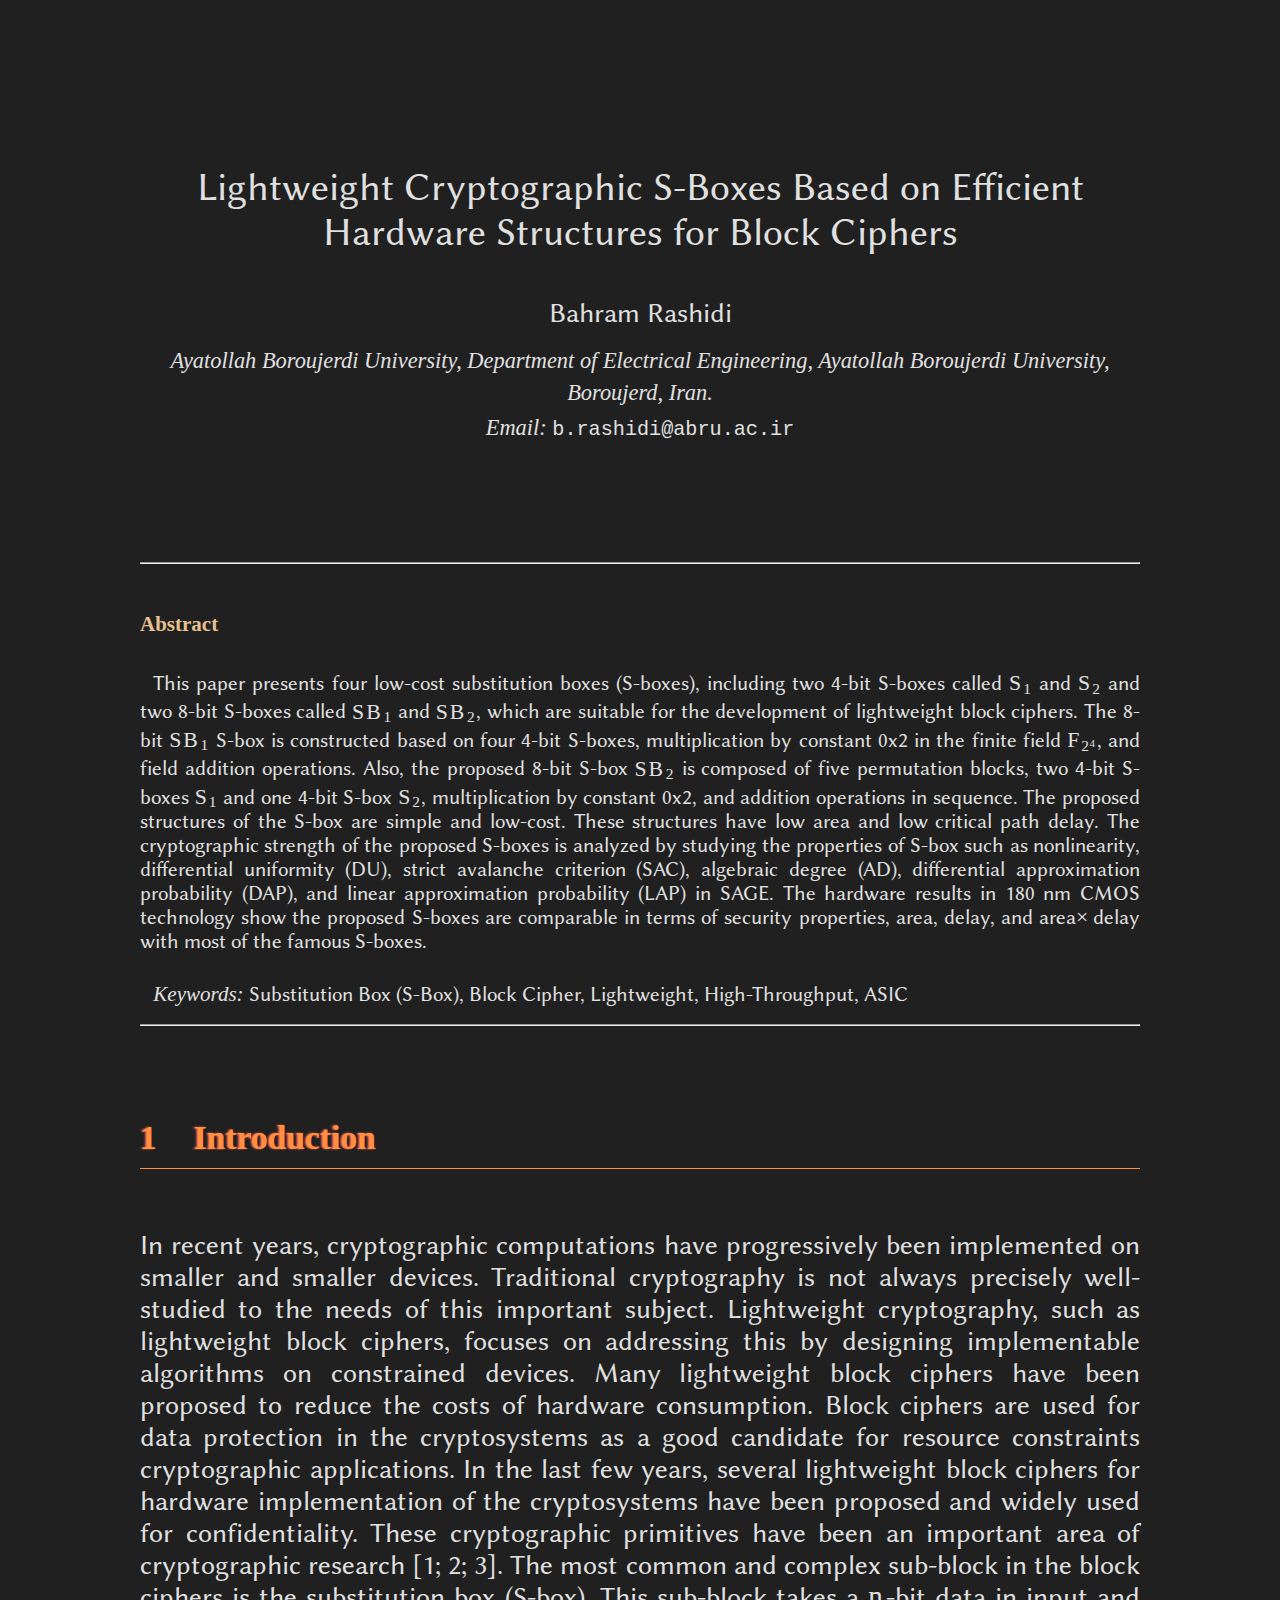
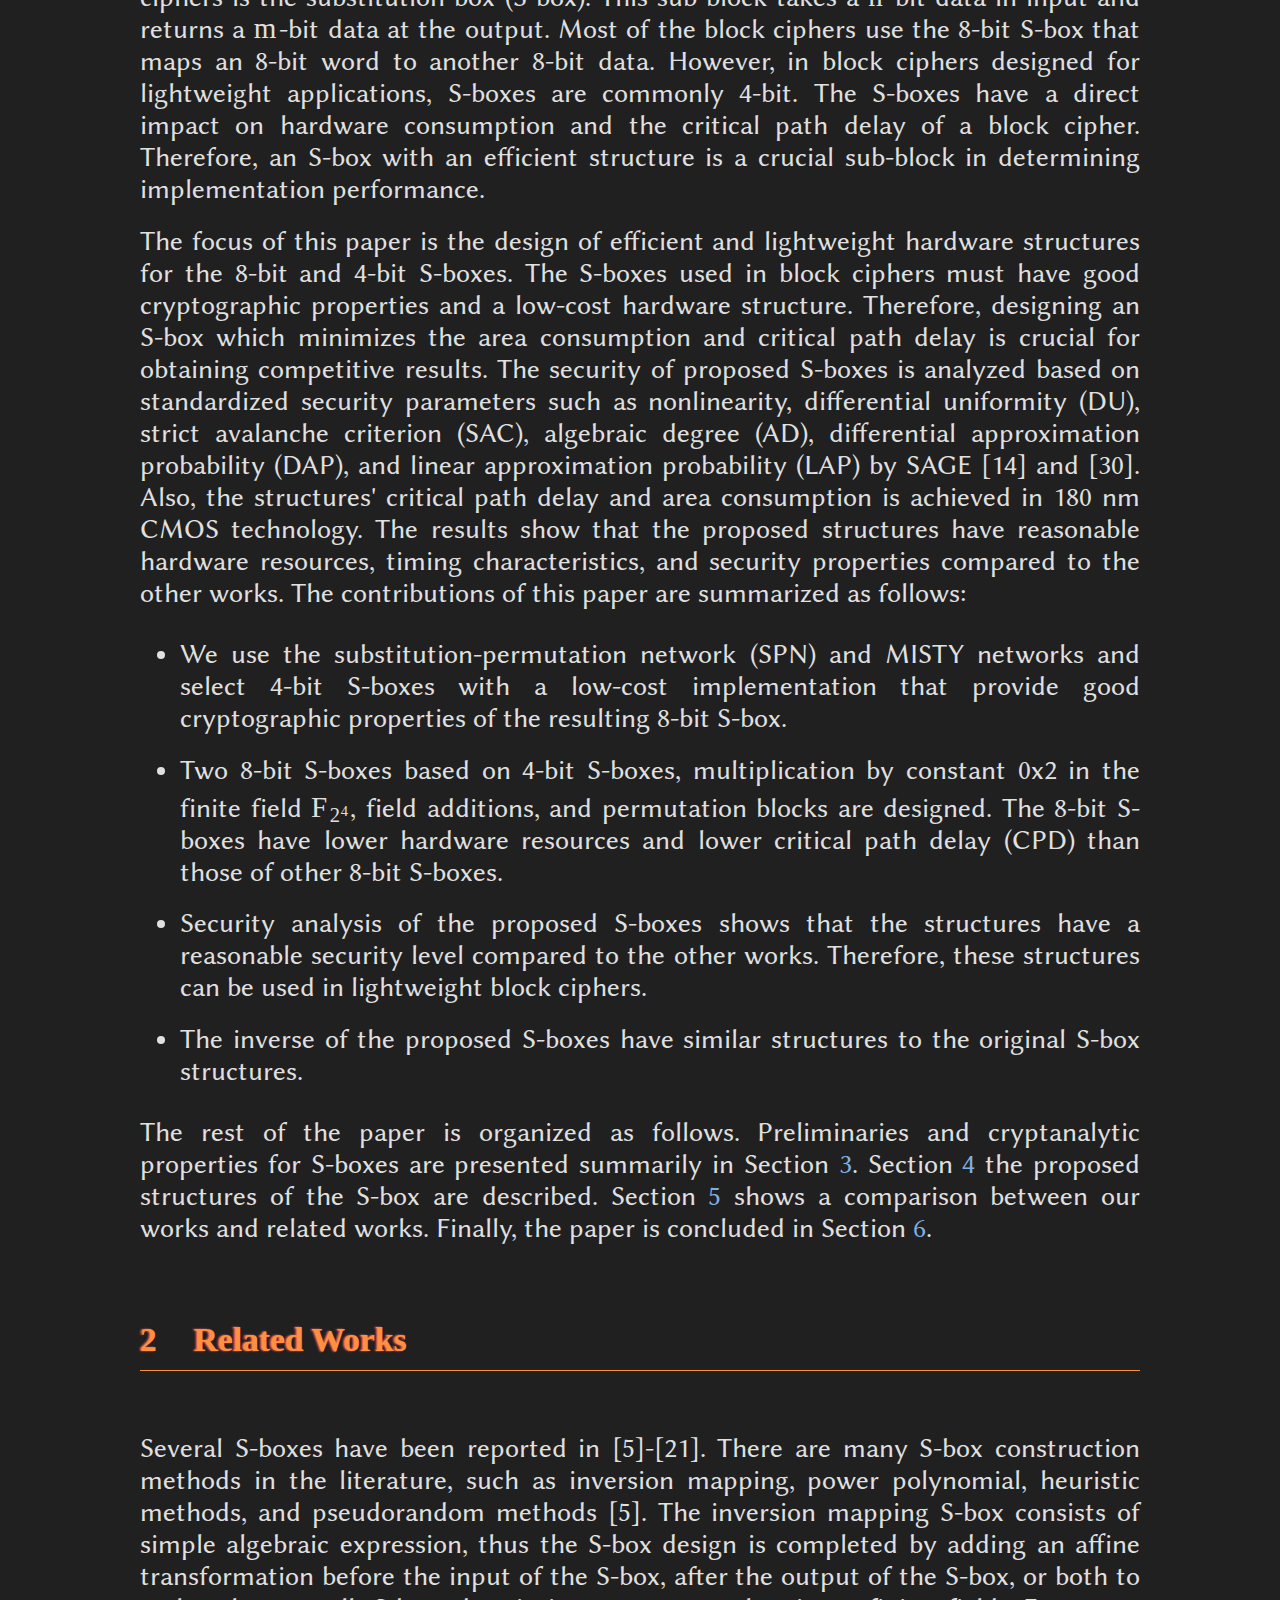
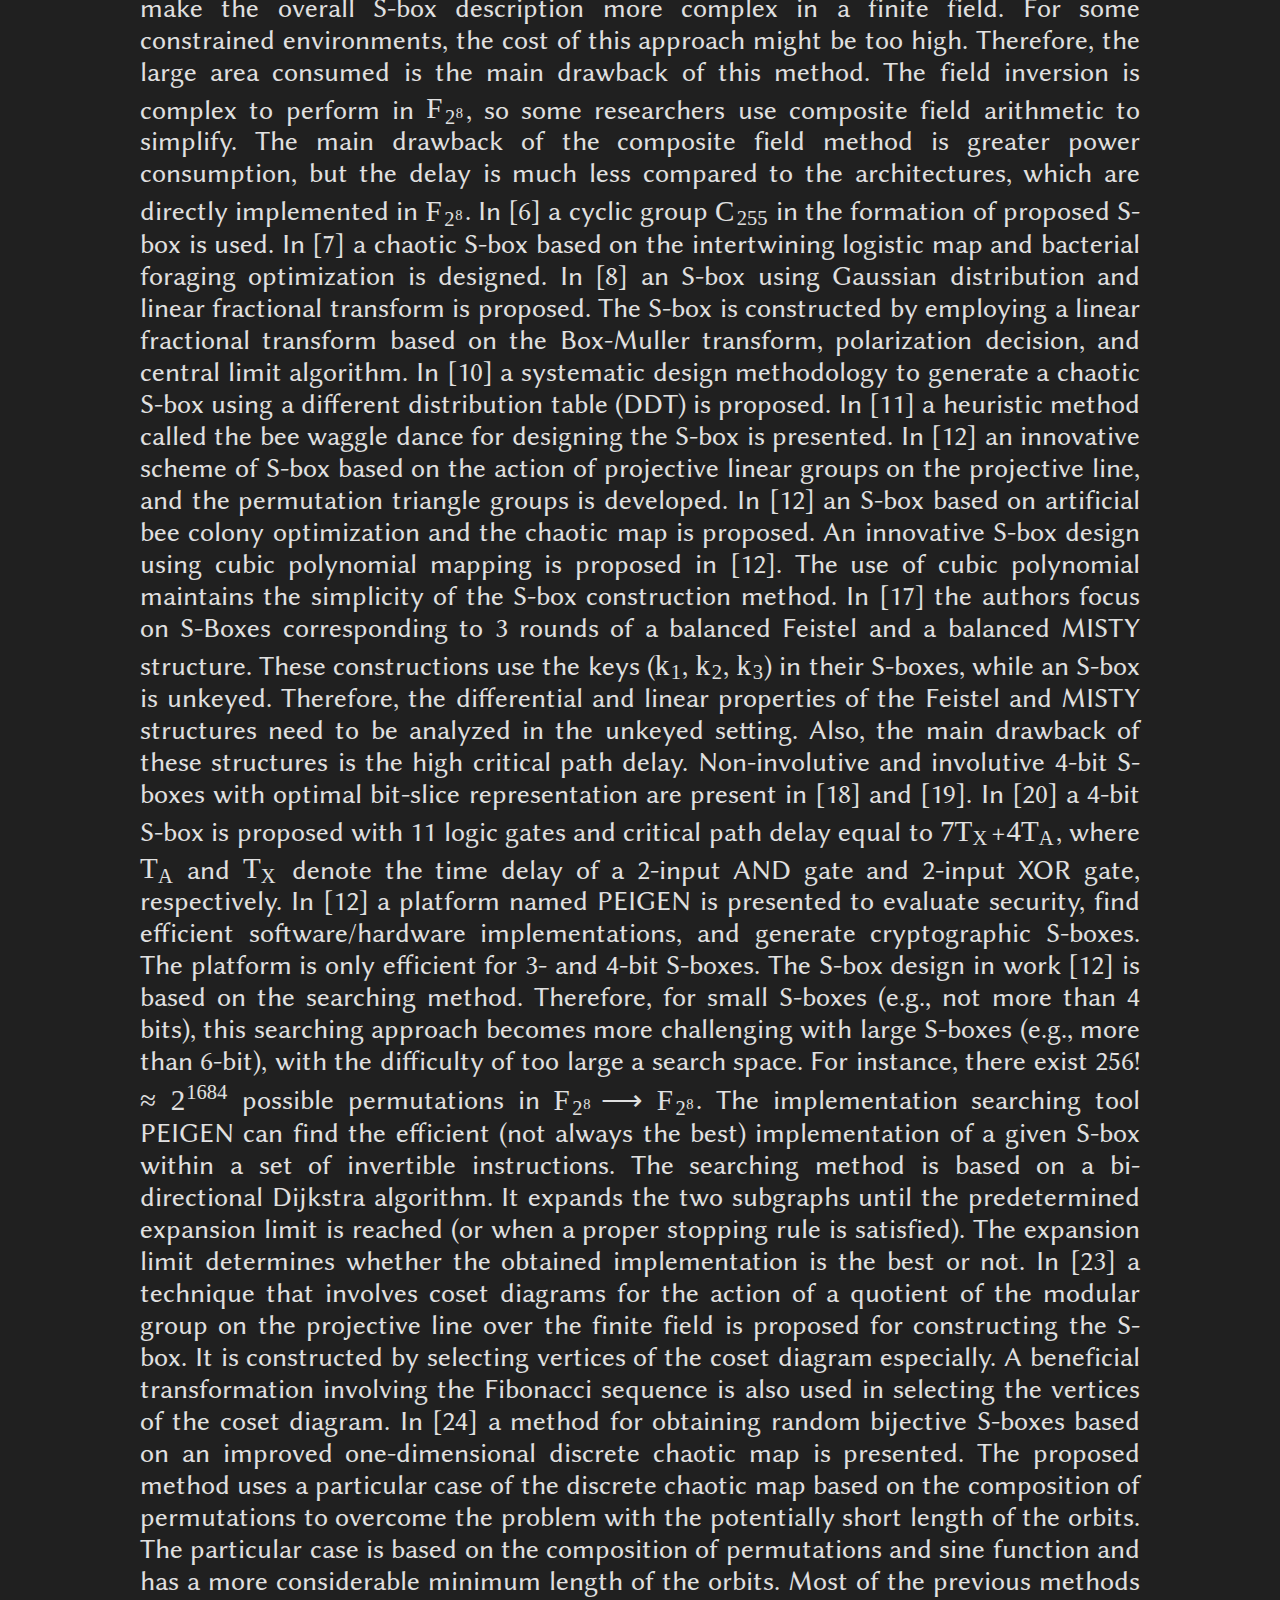
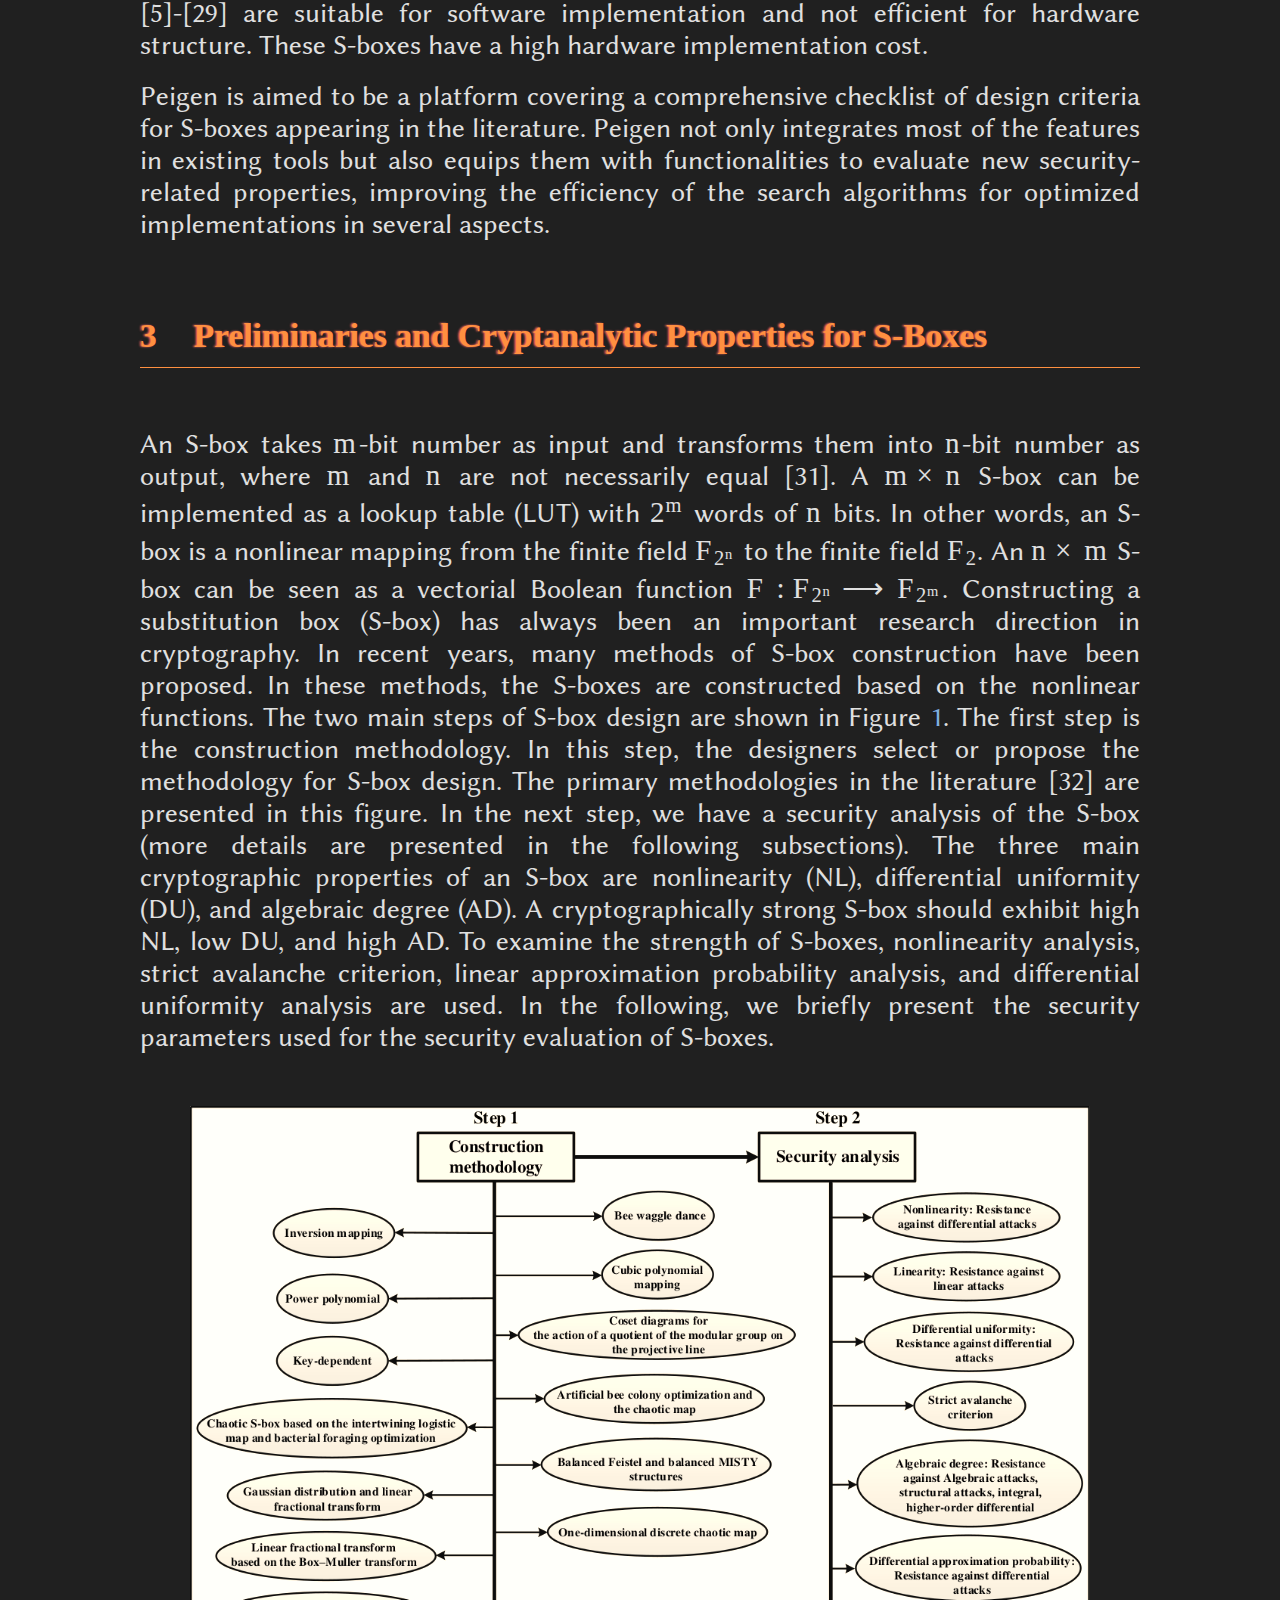
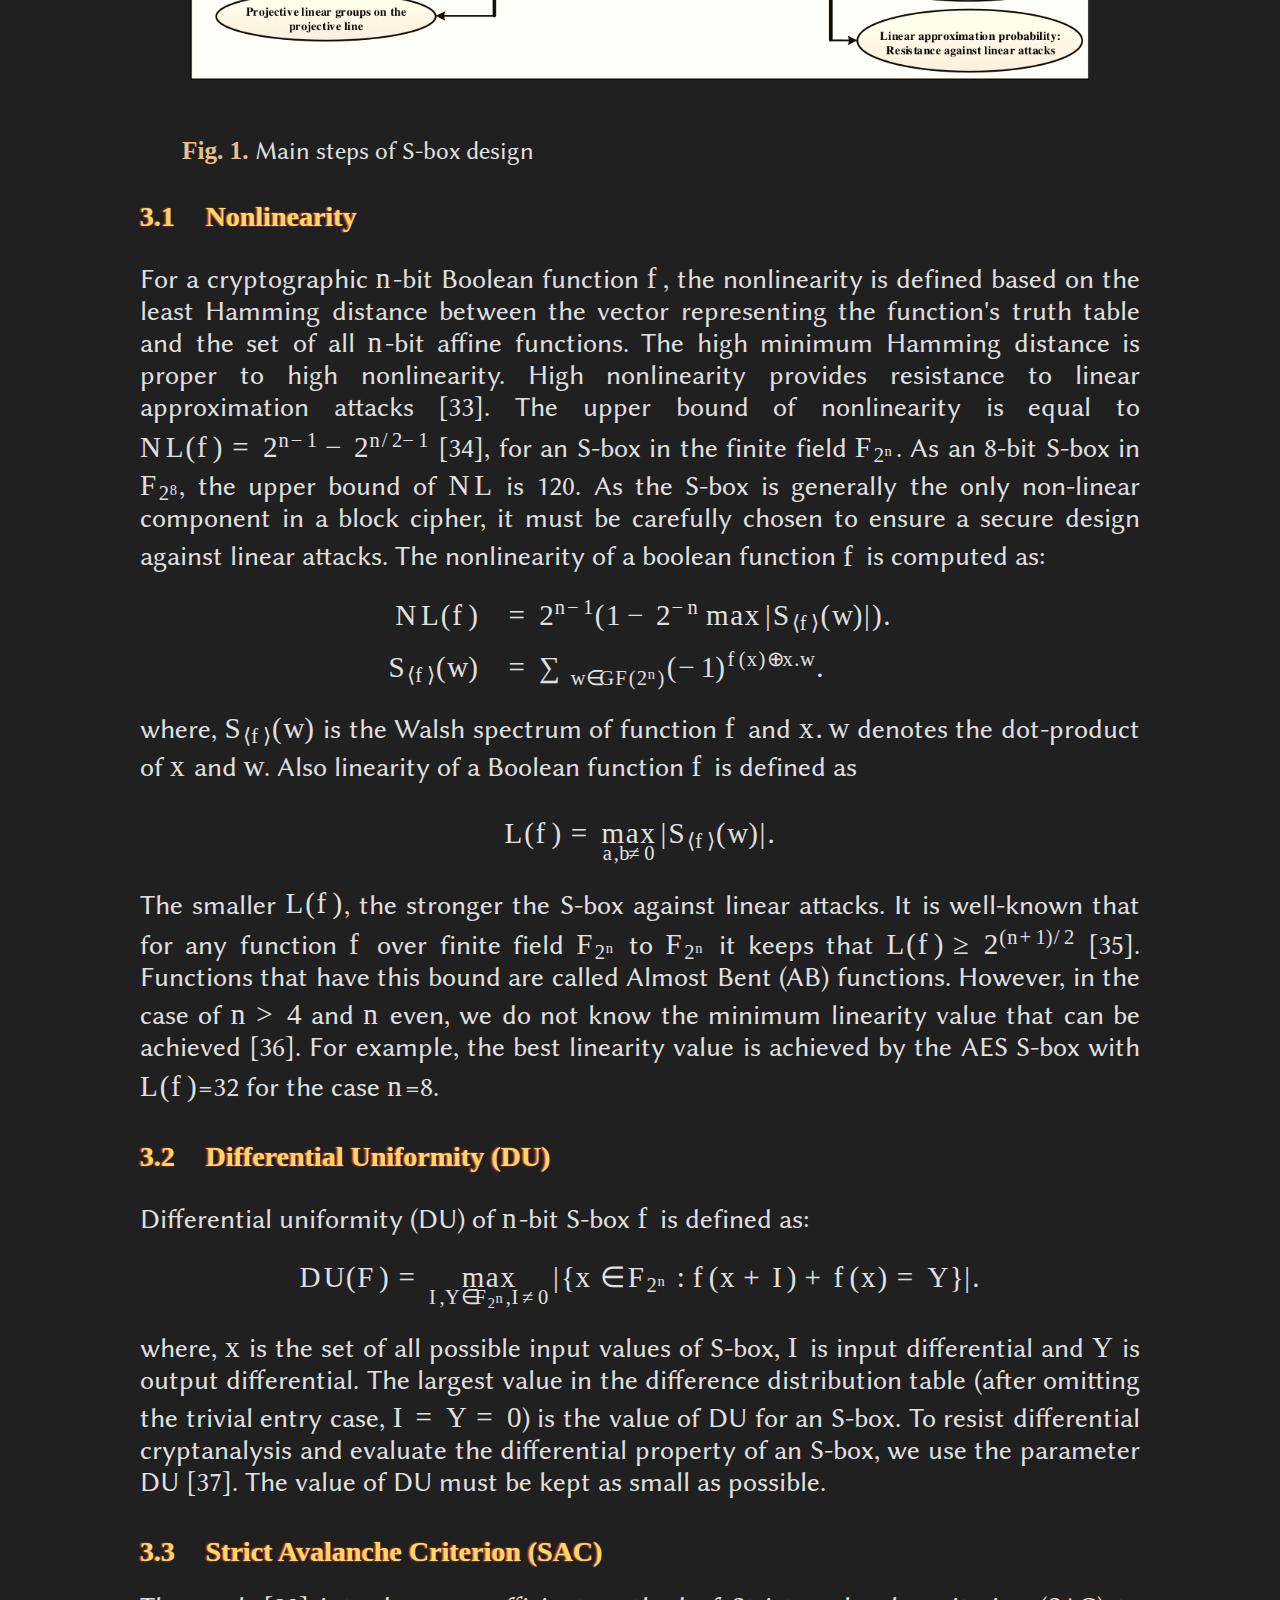
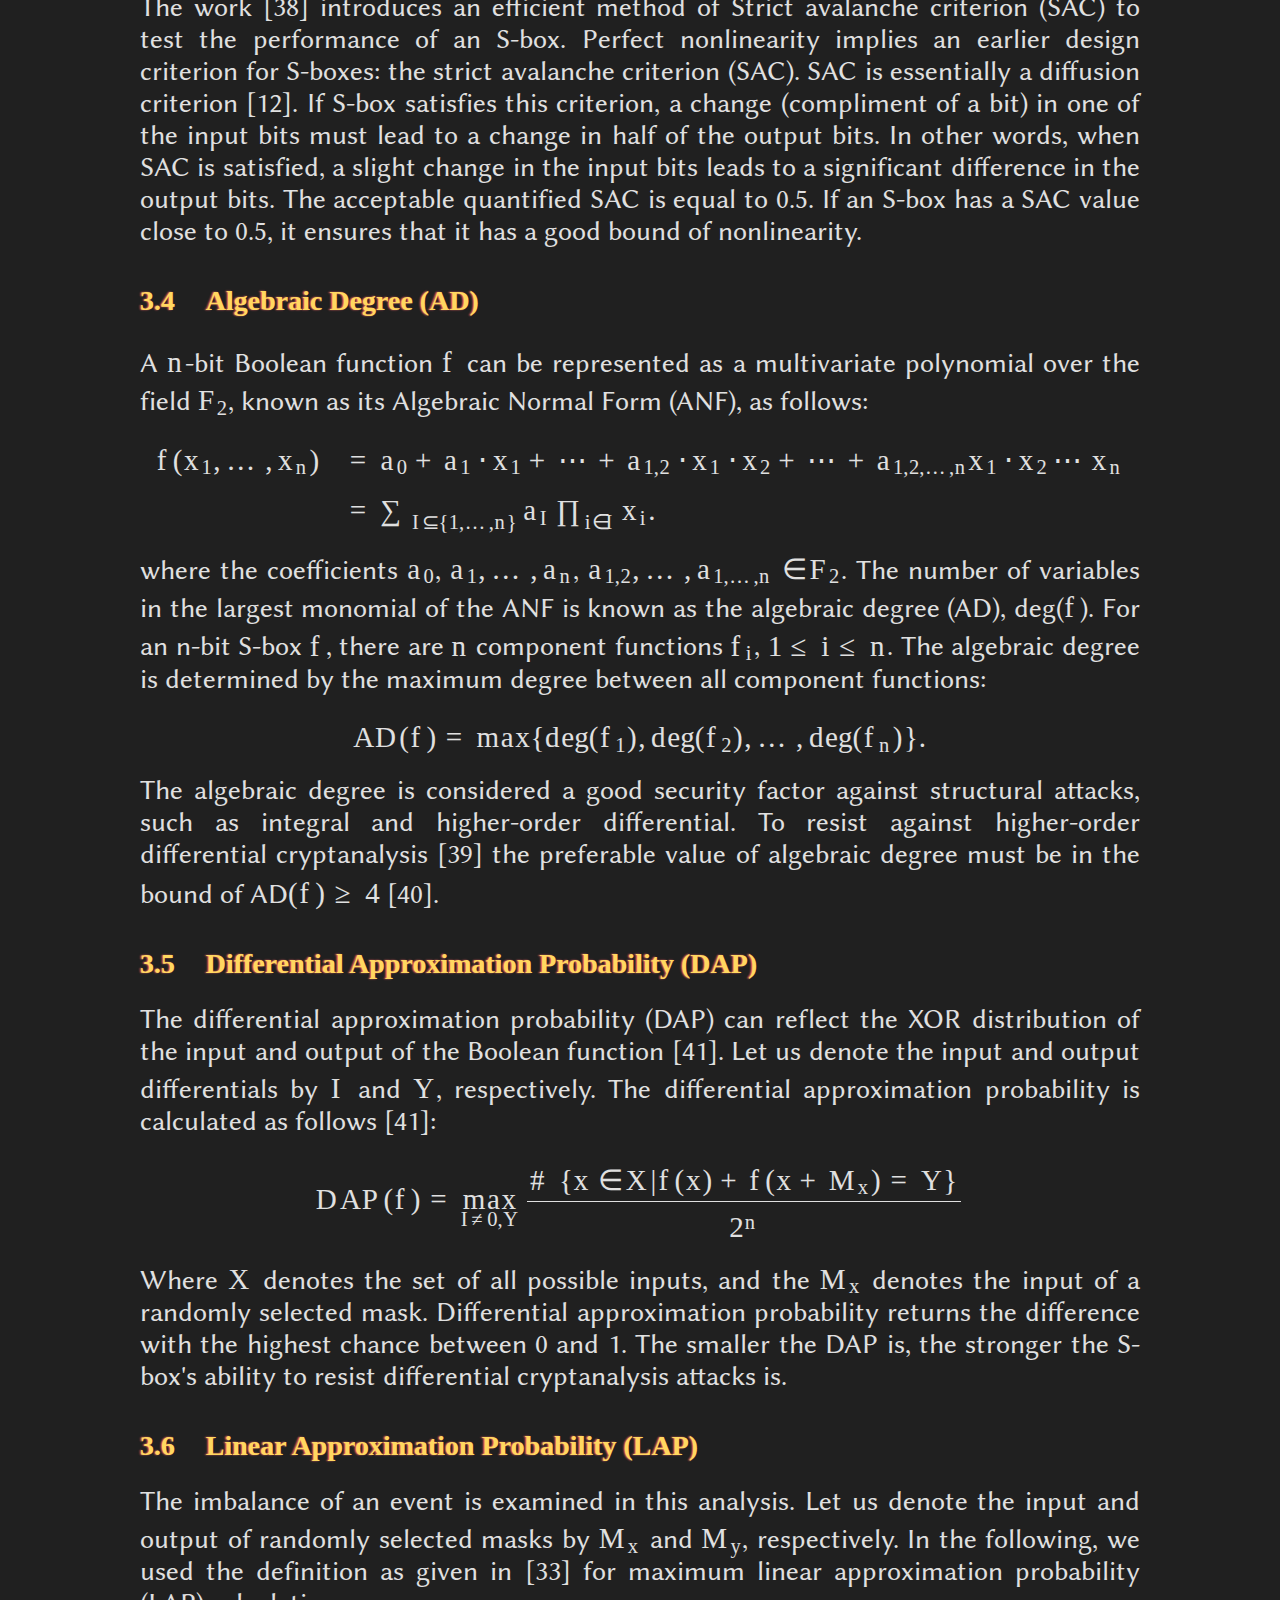
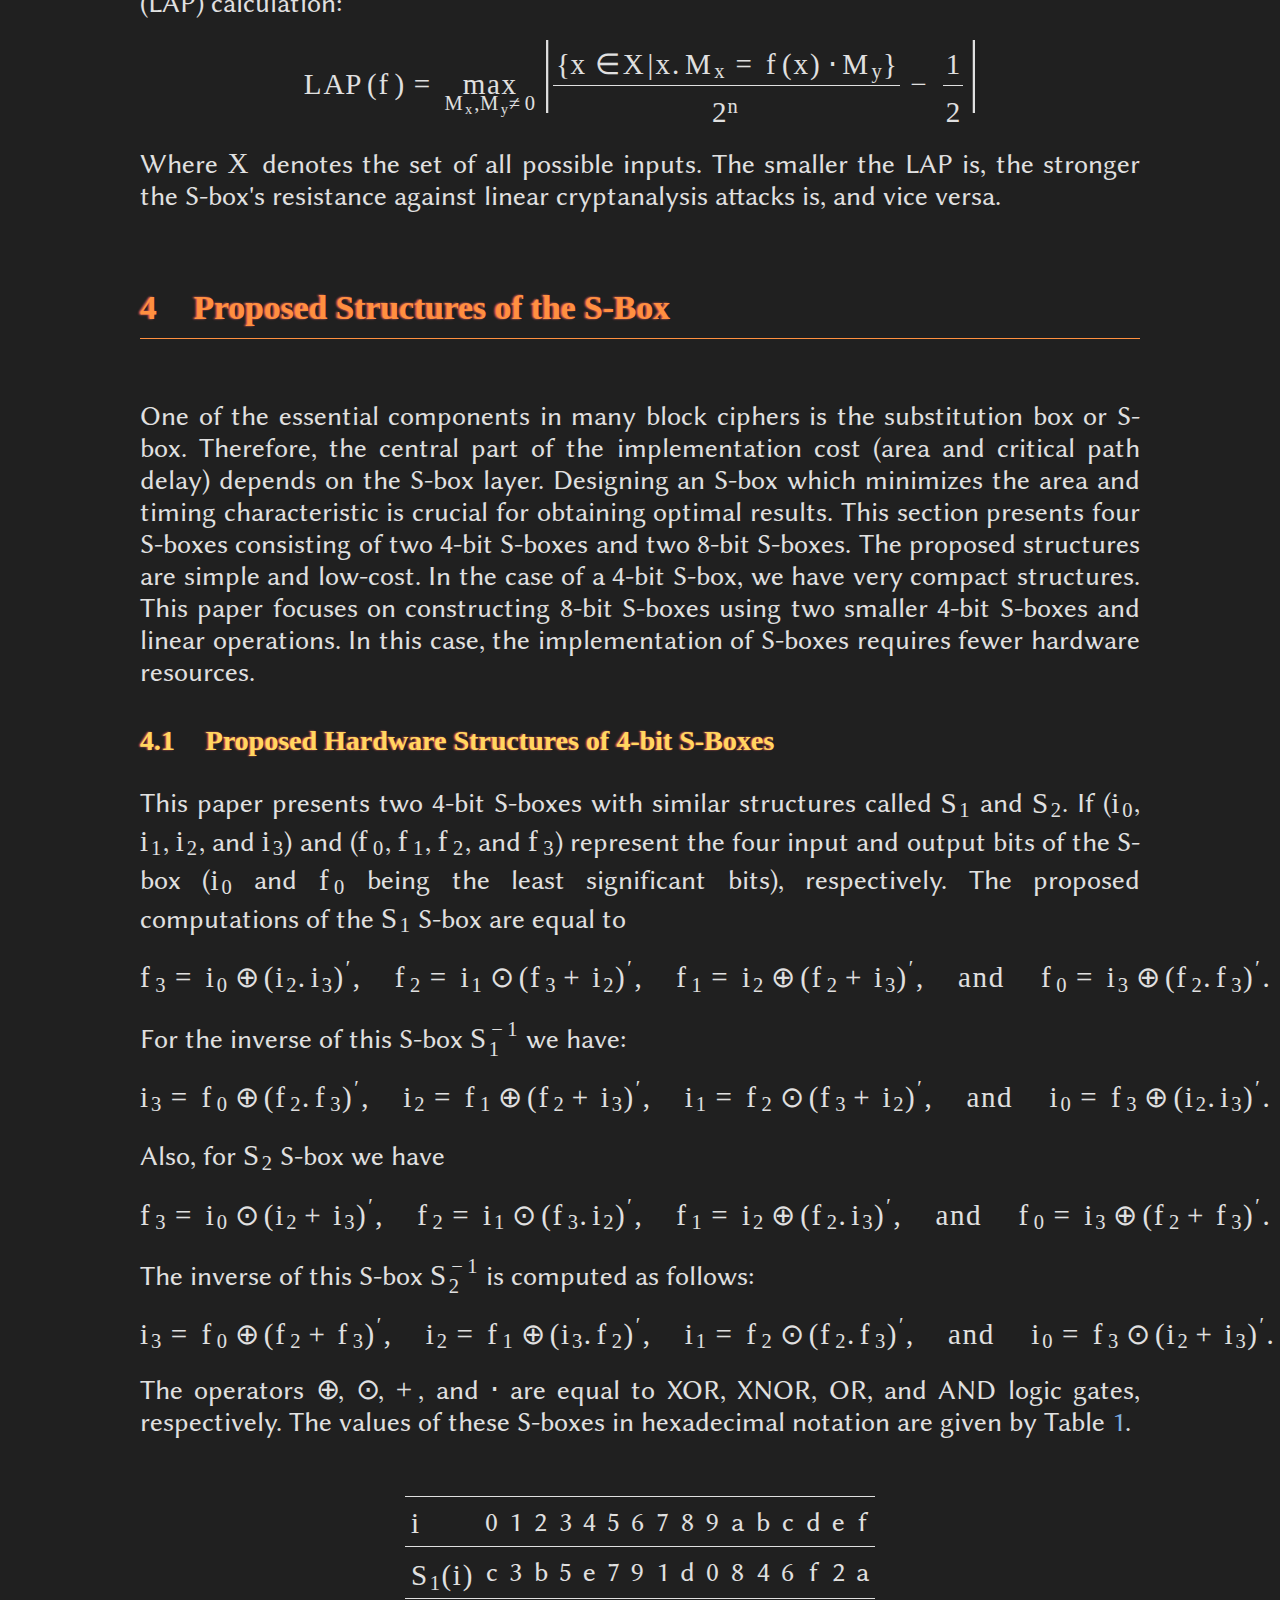
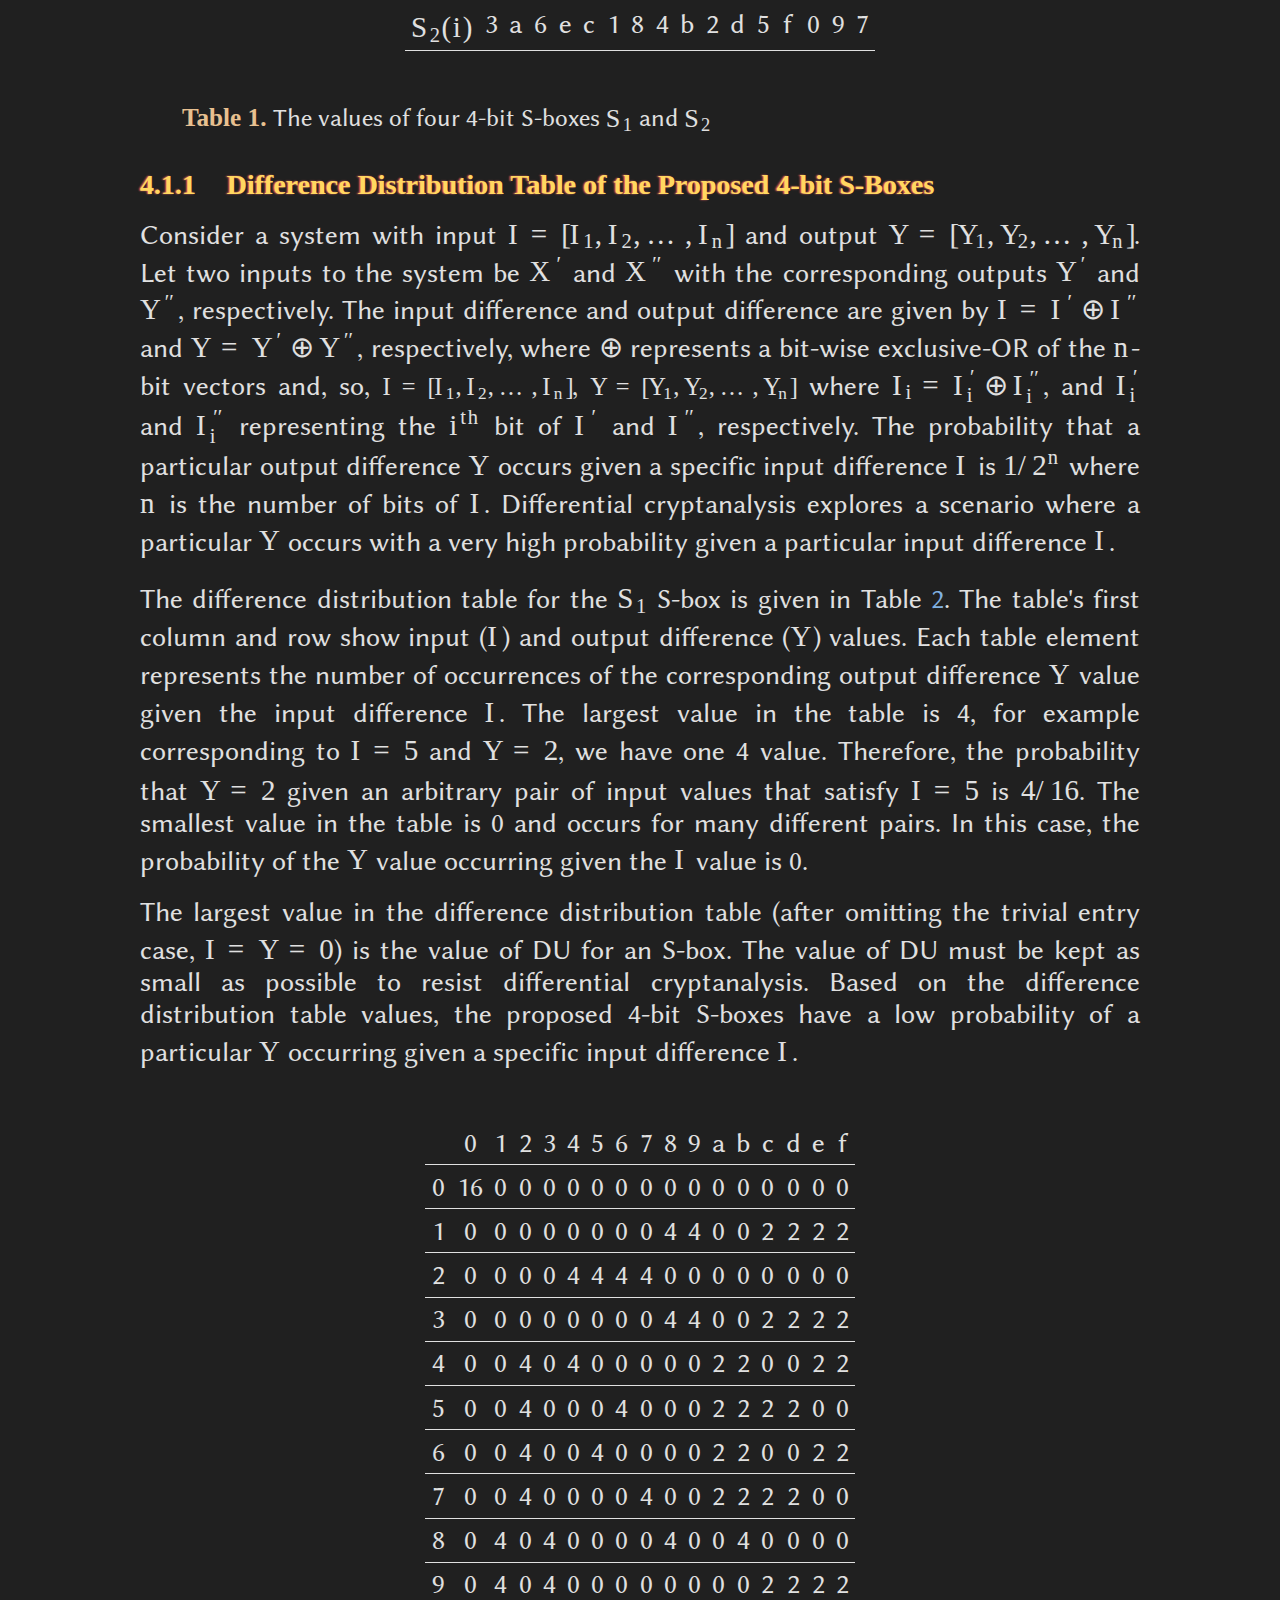
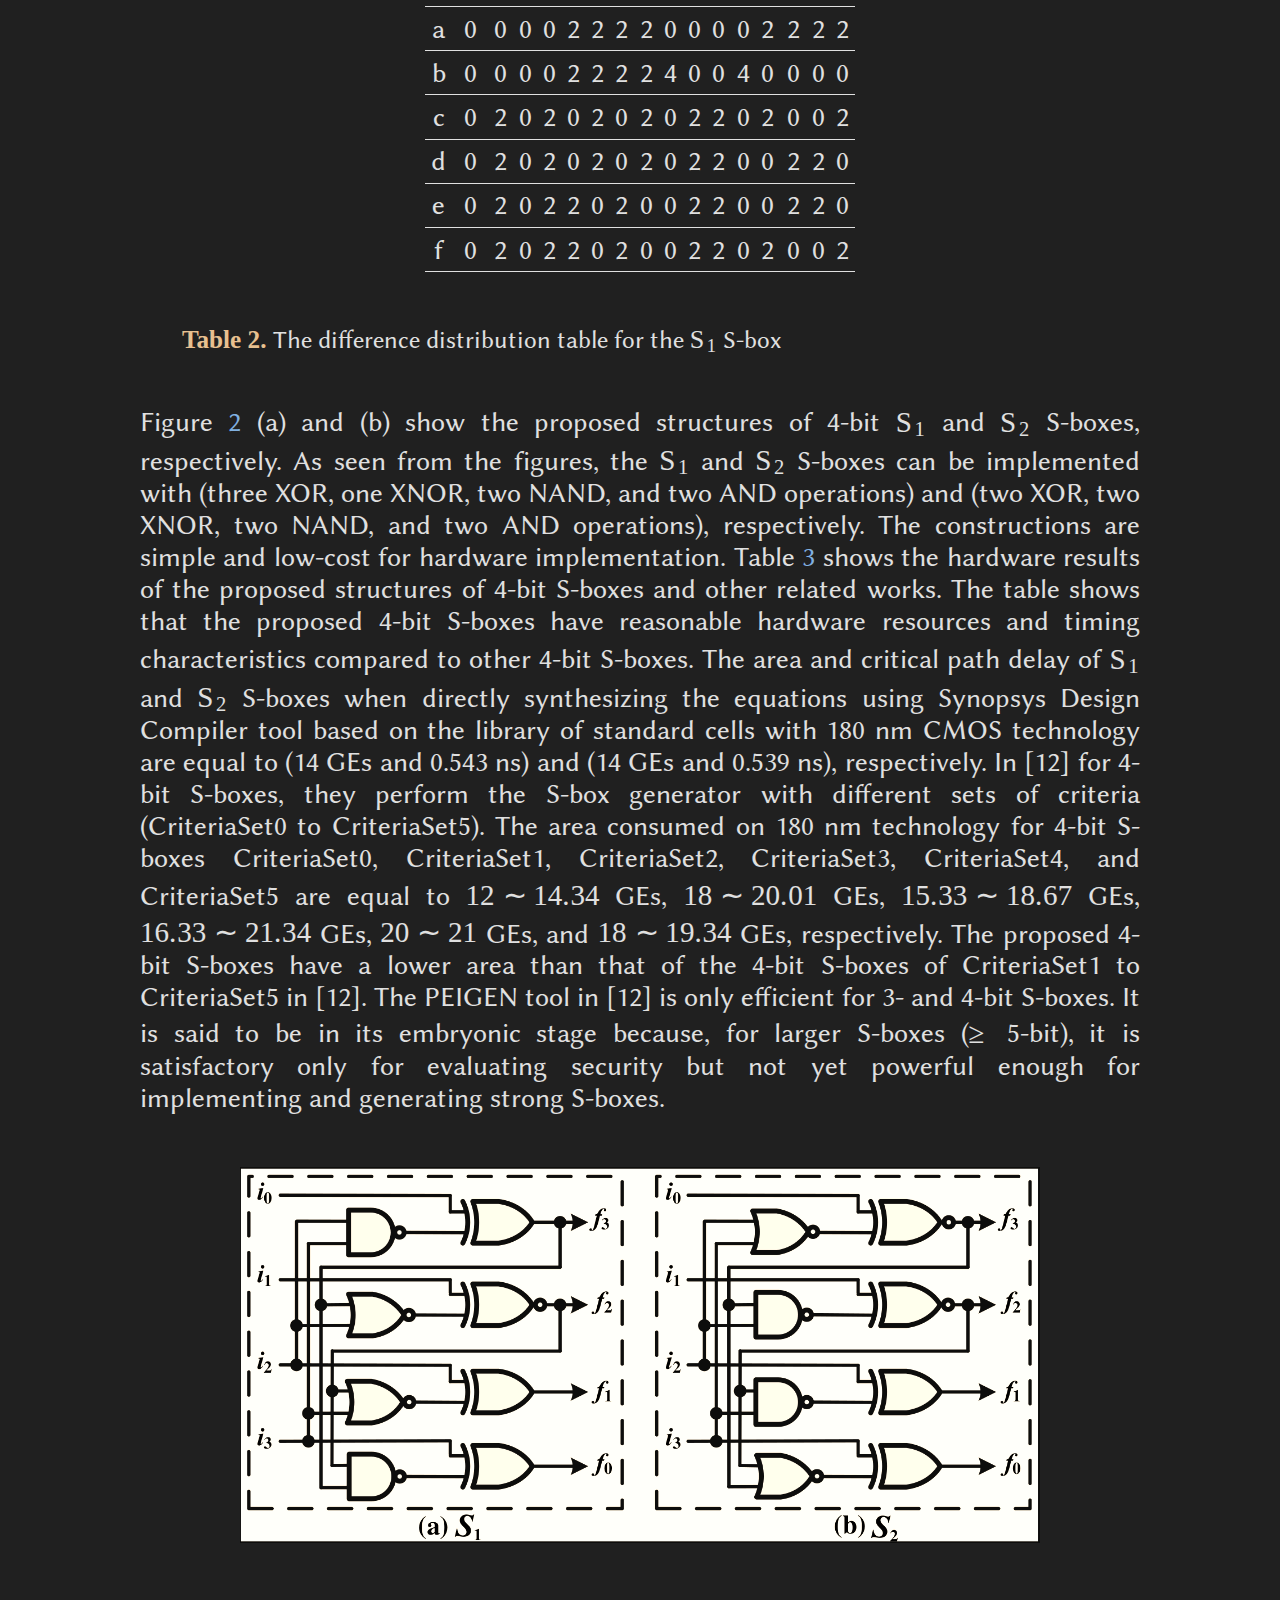
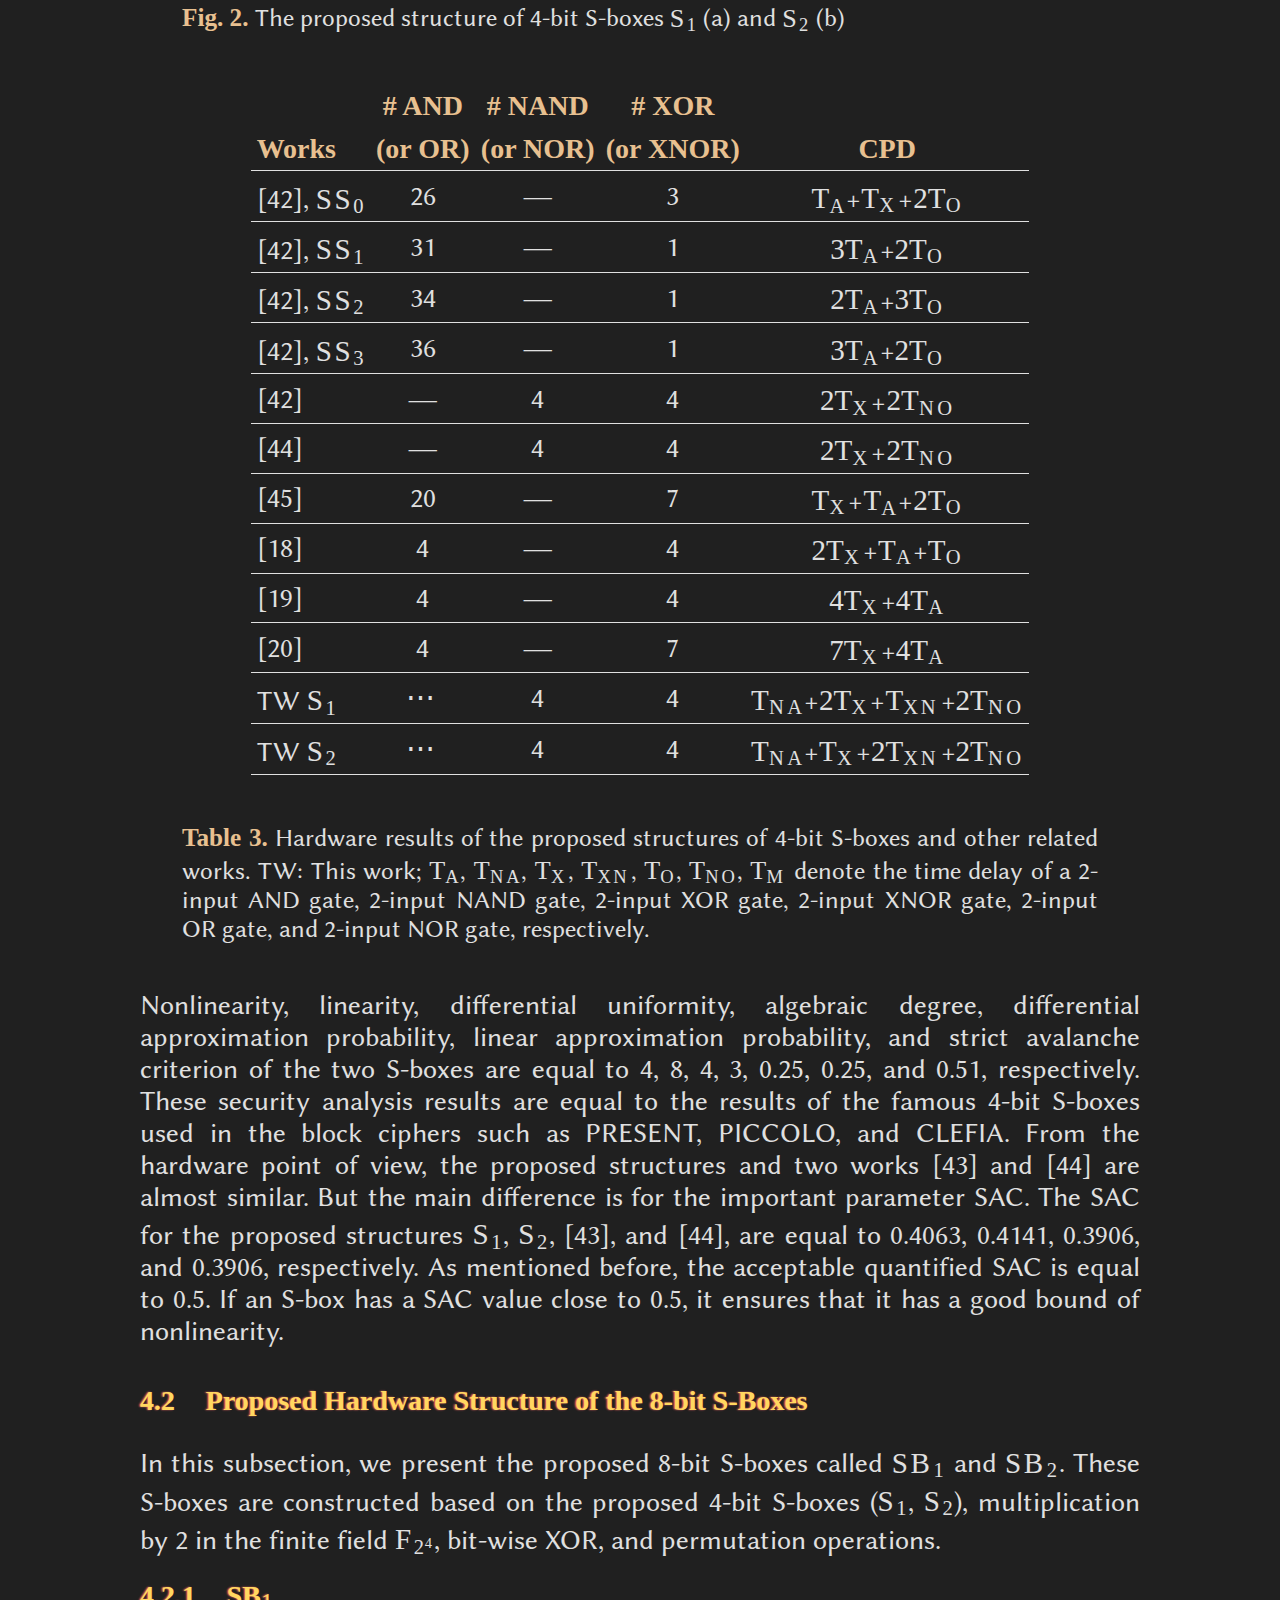
<file: index.html>
<?xml version="1.0" encoding="UTF-8"?>
<!DOCTYPE html PUBLIC "-//W3C//DTD XHTML 1.1//EN" "http://www.w3.org/TR/xhtml11/DTD/xhtml11.dtd">
<html xmlns:m="http://www.w3.org/1998/Math/MathML" xmlns="http://www.w3.org/1999/xhtml" xmlns:x="https://www.texmacs.org/2002/extensions">
  <head>
    <title>Lightweight Cryptographic S-Boxes Based on Efficient Hardware
    Structures for Block Ciphers</title>
    <meta content="TeXmacs 2.1.1" name="generator"></meta>
    <style type="text/css">
      body { text-align: justify } h5 { display: inline; padding-right: 1em }
      h6 { display: inline; padding-right: 1em } table { border-collapse:
      collapse } td { padding: 0.2em; vertical-align: baseline } dt { float:
      left; min-width: 1.75em; text-align: right; padding-right: 0.75em;
      font-weight: bold; } dd { margin-left: 2.75em; padding-bottom: 0.25em; }
      dd p { padding-top: 0em; } .subsup { display: inline; vertical-align:
      -0.2em } .subsup td { padding: 0px; text-align: left} .fraction {
      display: inline; vertical-align: -0.8em } .fraction td { padding: 0px;
      text-align: center } .wide { position: relative; margin-left: -0.4em }
      .accent { position: relative; margin-left: -0.4em; top: -0.1em }
      .title-block { width: 100%; text-align: center } .title-block p {
      margin: 0px } .compact-block p { margin-top: 0px; margin-bottom: 0px }
      .left-tab { text-align: left } .center-tab { text-align: center }
      .balloon-anchor { border-bottom: 1px dotted #000000; outline: none;
      cursor: help; position: relative; } .balloon-anchor [hidden] {
      margin-left: -999em; position: absolute; display: none; }
      .balloon-anchor: hover [hidden] { position: absolute; left: 1em; top:
      2em; z-index: 99; margin-left: 0; width: 500px; display: inline-block; }
      .balloon-body { } .ornament { border-width: 1px; border-style: solid;
      border-color: black; display: inline-block; padding: 0.2em; } .right-tab
      { float: right; position: relative; top: -1em; } .no-breaks {
      white-space: nowrap; } 
    </style>
    <link href="web-article-dark-colored.css" type="text/css" rel="stylesheet"></link>
    <script language="javascript" src="tex-mml-chtml.js"></script>
  </head>
  <body>
    <div class="toggle" style="display: none">
      <p>
        
      </p>
      <p>
        
      </p>
      <p>
        
      </p>
      <p>
        
      </p>
      <p>
        
      </p>
      <p>
        
      </p>
      <p>
        
      </p>
      <p>
        
      </p>
      <p>
        
      </p>
      <p>
        
      </p>
      <p>
        
      </p>
      <p>
        
      </p>
      <p>
        
      </p>
      <p>
        
      </p>
      <p>
        
      </p>
      <p>
        
      </p>
      <p>
        
      </p>
      <p>
        
      </p>
      <p>
        
      </p>
      <p>
        
      </p>
      <p>
        
      </p>
      <p>
        
      </p>
      <p>
        
      </p>
      <p>
        
      </p>
      <p>
        
      </p>
      <p>
        
      </p>
      <p>
        
      </p>
      <p>
        
      </p>
      <p>
        
      </p>
      <p>
        
      </p>
      <p>
        
      </p>
      <p>
        
      </p>
      <p>
        
      </p>
      <p>
        
      </p>
      <p>
        
      </p>
    </div>
    <table class="title-block" style="margin-bottom: 2em">
      <tr>
        <td><table class="title-block" style="margin-top: 0.5em; margin-bottom: 0.5em">
          <tr>
            <td><font style="font-size: 141.4%">Lightweight Cryptographic S-Boxes Based on
            Efficient Hardware Structures for Block Ciphers</font></td>
          </tr>
        </table><div class="compact-block" style="margin-top: 1em; margin-bottom: 1em">
          <table class="title-block">
            <tr>
              <td><p>
                <div style="display: inline">
                  <span style="margin-left: 0pt"></span>
                </div>
                <table style="display: inline-table; vertical-align: middle">
                  <tbody><tr>
                    <td style="text-align: center; padding-left: 0em; padding-right: 0em; padding-bottom: 0em; padding-top: 0em; width: 100%"><center>
                      <p>
                        Bahram Rashidi
                      </p>
                    </center></td>
                  </tr></tbody>
                </table>
              </p><p style="margin-top: 0.5em; margin-bottom: 0.5em">
                <div style="display: inline">
                  <span style="margin-left: 0pt"></span>
                </div>
                <table style="display: inline-table; vertical-align: middle">
                  <tbody><tr>
                    <td style="text-align: center; padding-left: 0em; padding-right: 0em; padding-bottom: 0em; padding-top: 0em; width: 100%"><center>
                      <p>
                        <font style="font-size: 80.0%"><em>Ayatollah Boroujerdi University,
                        Department of Electrical Engineering, Ayatollah
                        Boroujerdi University, Boroujerd, Iran.</em></font>
                      </p>
                    </center></td>
                  </tr></tbody>
                </table>
              </p><p>
                <div style="display: inline">
                  <span style="margin-left: 0pt"></span>
                </div>
                <table style="display: inline-table; vertical-align: middle">
                  <tbody><tr>
                    <td style="text-align: center; padding-left: 0em; padding-right: 0em; padding-bottom: 0em; padding-top: 0em; width: 100%"><center>
                      <p>
                        <font style="font-size: 80.0%"><i>Email: </i> <tt class="verbatim">b.rashidi@abru.ac.ir</tt></font>
                      </p>
                    </center></td>
                  </tr></tbody>
                </table>
              </p></td>
            </tr>
          </table>
        </div></td>
      </tr>
    </table>
    <div style="margin-top: 2em; margin-bottom: 5pt; text-indent: 10pt">
      <font style="font-size: 75.0%"><p style="margin-bottom: 5pt">
        <hr></hr><br /><b>Abstract</b>
      </p></font>
    </div>
    <div style="margin-bottom: 0.5em; text-indent: 10pt">
      <font style="font-size: 75.0%"><p style="margin-bottom: 0.5em">
        This paper presents four low-cost substitution boxes (S-boxes),
        including two 4-bit S-boxes called \(S_1\) and \(S_2\) and two 8-bit
        S-boxes called \(SB_1\) and \(SB_2\), which are suitable for the
        development of lightweight block ciphers. The 8-bit \(SB_1\) S-box is
        constructed based on four 4-bit S-boxes, multiplication by constant
        0x2 in the finite field \(\mathbb{F}_{2^4}\), and field addition
        operations. Also, the proposed 8-bit S-box \(SB_2\) is composed of
        five permutation blocks, two 4-bit S-boxes \(S_1\) and one 4-bit S-box
        \(S_2\), multiplication by constant 0x2, and addition operations in
        sequence. The proposed structures of the S-box are simple and
        low-cost. These structures have low area and low critical path delay.
        The cryptographic strength of the proposed S-boxes is analyzed by
        studying the properties of S-box such as nonlinearity, differential
        uniformity (DU), strict avalanche criterion (SAC), algebraic degree
        (AD), differential approximation probability (DAP), and linear
        approximation probability (LAP) in SAGE. The hardware results in 180
        nm CMOS technology show the proposed S-boxes are comparable in terms
        of security properties, area, delay, and area\(\times\)delay with most
        of the famous S-boxes.
      </p></font>
    </div>
    <div style="margin-bottom: 1em; text-indent: 10pt">
      <font style="font-size: 75.0%"><p>
        <em>Keywords:</em>  Substitution Box (S-Box), Block Cipher,
        Lightweight, High-Throughput, ASIC<br /><hr></hr>
      </p></font>
    </div>
    <h2 id="auto-1"><a id="sec:intro"></a>1<span style="margin-left: 1.1em"></span>Introduction<span style="margin-left: 1.1em"></span></h2>
    <p>
      In recent years, cryptographic computations have progressively been
      implemented on smaller and smaller devices. Traditional cryptography is
      not always precisely well-studied to the needs of this important
      subject. Lightweight cryptography, such as lightweight block ciphers,
      focuses on addressing this by designing implementable algorithms on
      constrained devices. Many lightweight block ciphers have been proposed
      to reduce the costs of hardware consumption. Block ciphers are used for
      data protection in the cryptosystems as a good candidate for resource
      constraints cryptographic applications. In the last few years, several
      lightweight block ciphers for hardware implementation of the
      cryptosystems have been proposed and widely used for confidentiality.
      These cryptographic primitives have been an important area of
      cryptographic research [1; 2; 3]. The most common and complex sub-block
      in the block ciphers is the substitution box (S-box). This sub-block
      takes a \(n\)-bit data in input and returns a \(m\)-bit data at the
      output. Most of the block ciphers use the 8-bit S-box that maps an 8-bit
      word to another 8-bit data. However, in block ciphers designed for
      lightweight applications, S-boxes are commonly 4-bit. The S-boxes have a
      direct impact on hardware consumption and the critical path delay of a
      block cipher. Therefore, an S-box with an efficient structure is a
      crucial sub-block in determining implementation performance.
    </p>
    <p>
      The focus of this paper is the design of efficient and lightweight
      hardware structures for the 8-bit and 4-bit S-boxes. The S-boxes used in
      block ciphers must have good cryptographic properties and a low-cost
      hardware structure. Therefore, designing an S-box which minimizes the
      area consumption and critical path delay is crucial for obtaining
      competitive results. The security of proposed S-boxes is analyzed based
      on standardized security parameters such as nonlinearity, differential
      uniformity (DU), strict avalanche criterion (SAC), algebraic degree
      (AD), differential approximation probability (DAP), and linear
      approximation probability (LAP) by SAGE [14] and [30]. Also, the
      structures' critical path delay and area consumption is achieved in 180
      nm CMOS technology. The results show that the proposed structures have
      reasonable hardware resources, timing characteristics, and security
      properties compared to the other works. The contributions of this paper
      are summarized as follows:
    </p>
    <ul>
      <li>
        <p>
          We use the substitution-permutation network (SPN) and MISTY networks
          and select 4-bit S-boxes with a low-cost implementation that provide
          good cryptographic properties of the resulting 8-bit S-box.
        </p>
      </li>
      <li>
        <p>
          Two 8-bit S-boxes based on 4-bit S-boxes, multiplication by constant
          0x2 in the finite field \(\mathbb{F}_{2^4}\), field additions, and
          permutation blocks are designed. The 8-bit S-boxes have lower
          hardware resources and lower critical path delay (CPD) than those of
          other 8-bit S-boxes.
        </p>
      </li>
      <li>
        <p>
          Security analysis of the proposed S-boxes shows that the structures
          have a reasonable security level compared to the other works.
          Therefore, these structures can be used in lightweight block
          ciphers.
        </p>
      </li>
      <li>
        <p>
          The inverse of the proposed S-boxes have similar structures to the
          original S-box structures.
        </p>
      </li>
    </ul>
    <p>
      The rest of the paper is organized as follows. Preliminaries and
      cryptanalytic properties for S-boxes are presented summarily in Section
      <a href="#sec-S">3</a>. Section <a href="#sec-M">4</a> the proposed structures of the
      S-box are described. Section <a href="#sec-com">5</a> shows a comparison between
      our works and related works. Finally, the paper is concluded in Section
      <a href="#sec-end">6</a>.
    </p>
    <h2 id="auto-2"><a id="sec rw"></a>2<span style="margin-left: 1.1em"></span>Related Works<span style="margin-left: 1.1em"></span></h2>
    <p>
      Several S-boxes have been reported in [5]-[21]. There are many S-box
      construction methods in the literature, such as inversion mapping, power
      polynomial, heuristic methods, and pseudorandom methods [5]. The
      inversion mapping S-box consists of simple algebraic expression, thus
      the S-box design is completed by adding an affine transformation before
      the input of the S-box, after the output of the S-box, or both to make
      the overall S-box description more complex in a finite field. For some
      constrained environments, the cost of this approach might be too high.
      Therefore, the large area consumed is the main drawback of this method.
      The field inversion is complex to perform in \(\mathbb{F}_{2^8}\), so
      some researchers use composite field arithmetic to simplify. The main
      drawback of the composite field method is greater power consumption, but
      the delay is much less compared to the architectures, which are directly
      implemented in \(\mathbb{F}_{2^8}\). In [6] a cyclic group \(C_{255}\)
      in the formation of proposed S-box is used. In [7] a chaotic S-box based
      on the intertwining logistic map and bacterial foraging optimization is
      designed. In [8] an S-box using Gaussian distribution and linear
      fractional transform is proposed. The S-box is constructed by employing
      a linear fractional transform based on the Box-Muller transform,
      polarization decision, and central limit algorithm. In [10] a systematic
      design methodology to generate a chaotic S-box using a different
      distribution table (DDT) is proposed. In [11] a heuristic method called
      the bee waggle dance for designing the S-box is presented. In [12] an
      innovative scheme of S-box based on the action of projective linear
      groups on the projective line, and the permutation triangle groups is
      developed. In [12] an S-box based on artificial bee colony optimization
      and the chaotic map is proposed. An innovative S-box design using cubic
      polynomial mapping is proposed in [12]. The use of cubic polynomial
      maintains the simplicity of the S-box construction method. In [17] the
      authors focus on S-Boxes corresponding to 3 rounds of a balanced Feistel
      and a balanced MISTY structure. These constructions use the keys
      (\(k_1\), \(k_2\), \(k_3\)) in their S-boxes, while an S-box is unkeyed.
      Therefore, the differential and linear properties of the Feistel and
      MISTY structures need to be analyzed in the unkeyed setting. Also, the
      main drawback of these structures is the high critical path delay.
      Non-involutive and involutive 4-bit S-boxes with optimal bit-slice
      representation are present in [18] and [19]. In [20] a 4-bit S-box is
      proposed with 11 logic gates and critical path delay equal to \(7
      T_X\)+\(4 T_A\), where \(T_A\) and \(T_X\) denote the time delay of a
      2-input AND gate and 2-input XOR gate, respectively. In [12] a platform
      named PEIGEN is presented to evaluate security, find efficient
      software/hardware implementations, and generate cryptographic S-boxes.
      The platform is only efficient for 3- and 4-bit S-boxes. The S-box
      design in work [12] is based on the searching method. Therefore, for
      small S-boxes (e.g., not more than 4 bits), this searching approach
      becomes more challenging with large S-boxes (e.g., more than 6-bit),
      with the difficulty of too large a search space. For instance, there
      exist 256! \(\approx 2^{1684}\) possible permutations in
      \(\mathbb{F}_{2^8} \longrightarrow \mathbb{F}_{2^8}\). The
      implementation searching tool PEIGEN can find the efficient (not always
      the best) implementation of a given S-box within a set of invertible
      instructions. The searching method is based on a bi-directional Dijkstra
      algorithm. It expands the two subgraphs until the predetermined
      expansion limit is reached (or when a proper stopping rule is
      satisfied). The expansion limit determines whether the obtained
      implementation is the best or not. In [23] a technique that involves
      coset diagrams for the action of a quotient of the modular group on the
      projective line over the finite field is proposed for constructing the
      S-box. It is constructed by selecting vertices of the coset diagram
      especially. A beneficial transformation involving the Fibonacci sequence
      is also used in selecting the vertices of the coset diagram. In [24] a
      method for obtaining random bijective S-boxes based on an improved
      one-dimensional discrete chaotic map is presented. The proposed method
      uses a particular case of the discrete chaotic map based on the
      composition of permutations to overcome the problem with the potentially
      short length of the orbits. The particular case is based on the
      composition of permutations and sine function and has a more
      considerable minimum length of the orbits. Most of the previous methods
      [5]-[29] are suitable for software implementation and not efficient for
      hardware structure. These S-boxes have a high hardware implementation
      cost.
    </p>
    <p>
      Peigen is aimed to be a platform covering a comprehensive checklist of
      design criteria for S-boxes appearing in the literature. Peigen not only
      integrates most of the features in existing tools but also equips them
      with functionalities to evaluate new security-related properties,
      improving the efficiency of the search algorithms for optimized
      implementations in several aspects.
    </p>
    <h2 id="auto-3"><a id="sec-S"></a>3<span style="margin-left: 1.1em"></span>Preliminaries and Cryptanalytic
    Properties for S-Boxes<span style="margin-left: 1.1em"></span></h2>
    <p>
      An S-box takes \(m\)-bit number as input and transforms them into
      \(n\)-bit number as output, where \(m\) and \(n\) are not necessarily
      equal [31]. A \(m \times n\) S-box can be implemented as a lookup table
      (LUT) with \(2^m\) words of \(n\) bits. In other words, an S-box is a
      nonlinear mapping from the finite field \(\mathbb{F}_{2^n}\) to the
      finite field \(\mathbb{F}_2\). An \(n \times m\) S-box can be seen as a
      vectorial Boolean function \(F : \mathbb{F}_{2^n} \longrightarrow
      \mathbb{F}_{2^m}\). Constructing a substitution box (S-box) has always
      been an important research direction in cryptography. In recent years,
      many methods of S-box construction have been proposed. In these methods,
      the S-boxes are constructed based on the nonlinear functions. The two
      main steps of S-box design are shown in Figure <a href="#fig:FF2">1</a>. The first
      step is the construction methodology. In this step, the designers select
      or propose the methodology for S-box design. The primary methodologies
      in the literature [32] are presented in this figure. In the next step,
      we have a security analysis of the S-box (more details are presented in
      the following subsections). The three main cryptographic properties of
      an S-box are nonlinearity (NL), differential uniformity (DU), and
      algebraic degree (AD). A cryptographically strong S-box should exhibit
      high NL, low DU, and high AD. To examine the strength of S-boxes,
      nonlinearity analysis, strict avalanche criterion, linear approximation
      probability analysis, and differential uniformity analysis are used. In
      the following, we briefly present the security parameters used for the
      security evaluation of S-boxes.
    </p>
    <div style="margin-top: 1em; margin-bottom: 1em">
      <table style="width: 100%">
        <tbody><tr>
          <td style="text-align: center; padding-left: 0em; padding-right: 0em"><center>
            <img class="image" src="FF2.png" width="90%"></img><a id="fig:FF2"></a>
          </center></td>
        </tr><tr>
          <td style="text-align: center; padding-left: 0em; padding-right: 0em; height: 0.5em"></td>
        </tr><tr>
          <td style="text-align: center; padding-left: 0em; padding-right: 0em; padding-left: 1.5em; padding-right: 1.5em"><div class="caption">
            <font style="font-size: 90.0%"><p>
              <b>Fig. 1. </b><a id="auto-4"></a>Main steps of S-box design
            </p></font>
          </div></td>
        </tr></tbody>
      </table>
    </div>
    <h3 id="auto-5">3.1<span style="margin-left: 1.1em"></span>Nonlinearity<span style="margin-left: 1.1em"></span></h3>
    <p>
      For a cryptographic \(n\)-bit Boolean function \(f\), the nonlinearity
      is defined based on the least Hamming distance between the vector
      representing the function's truth table and the set of all \(n\)-bit
      affine functions. The high minimum Hamming distance is proper to high
      nonlinearity. High nonlinearity provides resistance to linear
      approximation attacks [33]. The upper bound of nonlinearity is equal to
      \(NL (f) = 2^{n - 1} - 2^{n / 2 - 1}\) [34], for an S-box in the finite
      field \(\mathbb{F}_{2^n}\). As an 8-bit S-box in \(\mathbb{F}_{2^8}\),
      the upper bound of \(NL\) is 120. As the S-box is generally the only
      non-linear component in a block cipher, it must be carefully chosen to
      ensure a secure design against linear attacks. The nonlinearity of a
      boolean function \(f\) is computed as:
    </p>
    <center>
      \(\displaystyle \begin{array}{rl}
  NL (f) & = 2^{n - 1}  (1 - 2^{- n}
      \max |S_{\langle f \rangle} (w) |) .\\
  S_{\langle f \rangle} (w) & =
      \sum_{w \in {\text{GF}} (2^n)} (- 1)^{f (x)
  \oplus x.w}
      .
\end{array}\)
    </center>
    <p style="margin-bottom: 0.2cm">
      where, \(S_{\langle f \rangle} (w)\) is the Walsh spectrum of function
      \(f\) and \(x.w\) denotes the dot-product of \(x\) and \(w\). Also
      linearity of a Boolean function \(f\) is defined as 
    </p>
    <center>
      \(\displaystyle L (f) = \max_{a, b \neq 0} | S_{\langle f \rangle} (w) |
      .\)
    </center>
    <p>
      The smaller \(L (f)\), the stronger the S-box against linear attacks. It
      is well-known that for any function \(f\) over finite field
      \(\mathbb{F}_{2^n}\) to \(\mathbb{F}_{2^n}\) it keeps that \(L (f) \geq
      2^{(n + 1) / 2}\) [35]. Functions that have this bound are called Almost
      Bent (AB) functions. However, in the case of \(n > 4\) and \(n\) even,
      we do not know the minimum linearity value that can be achieved [36].
      For example, the best linearity value is achieved by the AES S-box with
      \(L (f)\)=32 for the case \(n\)=8.
    </p>
    <h3 id="auto-6">3.2<span style="margin-left: 1.1em"></span>Differential Uniformity (DU)<span style="margin-left: 1.1em"></span></h3>
    <p>
      Differential uniformity (DU) of \(n\)-bit S-box \(f\) is defined as:
    </p>
    <center>
      \(\displaystyle DU (F) = \max_{ I,  Y \in \mathbb{F}_{2^n},  I \neq 0}
      \left| \left\{ x \in
\mathbb{F}_{2^n} : f (x +  I) + f (x) =  Y \right\}
      \right| .\)
    </center>
    <p>
      where, \(x\) is the set of all possible input values of S-box, \(I\) is
      input differential and \(Y\) is output differential. The largest value
      in the difference distribution table (after omitting the trivial entry
      case, \(I =  Y = 0\)) is the value of DU for an S-box. To resist
      differential cryptanalysis and evaluate the differential property of an
      S-box, we use the parameter DU [37]. The value of DU must be kept as
      small as possible.
    </p>
    <h3 id="auto-7">3.3<span style="margin-left: 1.1em"></span>Strict Avalanche Criterion (SAC)<span
    style="margin-left: 1.1em"></span></h3>
    <p>
      The work [38] introduces an efficient method of Strict avalanche
      criterion (SAC) to test the performance of an S-box. Perfect
      nonlinearity implies an earlier design criterion for S-boxes: the strict
      avalanche criterion (SAC). SAC is essentially a diffusion criterion
      [12]. If S-box satisfies this criterion, a change (compliment of a bit)
      in one of the input bits must lead to a change in half of the output
      bits. In other words, when SAC is satisfied, a slight change in the
      input bits leads to a significant difference in the output bits. The
      acceptable quantified SAC is equal to 0.5. If an S-box has a SAC value
      close to 0.5, it ensures that it has a good bound of nonlinearity.
    </p>
    <h3 id="auto-8">3.4<span style="margin-left: 1.1em"></span>Algebraic Degree (AD)<span style="margin-left: 1.1em"></span></h3>
    <p>
      A \(n\)-bit Boolean function \(f\) can be represented as a multivariate
      polynomial over the field \(\mathbb{F}_2\), known as its Algebraic
      Normal Form (ANF), as follows:
    </p>
    <center>
      \(\displaystyle \begin{array}{rl}
  f (x_1, \ldots, x_n) & = a_0 + a_1
      \cdot x_1 + \cdots + a_{1, 2} \cdot x_1
  \cdot x_2 + \cdots + a_{1, 2,
      \ldots, n} x_1 \cdot x_2 \cdots x_n\\
  & = \sum_{I \subseteq \{1,
      \ldots, n\}} a_I  \prod_{i \in I} x_i .
\end{array}\)
    </center>
    <p>
      where the coefficients \(a_0\), \(a_1, \ldots, a_n\), \(a_{1, 2},
      \ldots, a_{1, \ldots, n}\) \(\in F_2\). The number of variables in the
      largest monomial of the ANF is known as the algebraic degree (AD),
      deg(\(f\)). For an n-bit S-box \(f\), there are \(n\) component
      functions \(f_i\), \(1 \leq i \leq n\). The algebraic degree is
      determined by the maximum degree between all component functions:
    </p>
    <center>
      \(\displaystyle AD (f) = \max \{ \deg (f_1), \deg (f_2), \ldots, \deg
      (f_n) \} .\)
    </center>
    <p>
      The algebraic degree is considered a good security factor against
      structural attacks, such as integral and higher-order differential. To
      resist against higher-order differential cryptanalysis [39] the
      preferable value of algebraic degree must be in the bound of AD\((f)
      \geq 4\) [40].
    </p>
    <h3 id="auto-9">3.5<span style="margin-left: 1.1em"></span>Differential Approximation Probability
    (DAP)<span style="margin-left: 1.1em"></span></h3>
    <p>
      The differential approximation probability (DAP) can reflect the XOR
      distribution of the input and output of the Boolean function [41]. Let
      us denote the input and output differentials by \(I\) and \(Y\),
      respectively. The differential approximation probability is calculated
      as follows [41]:
    </p>
    <center>
      \(\displaystyle DAP (f) = \max_{ I \neq 0,  Y}  \frac{\# \left\{ x \in
      X|f (x) + f (x + M_x) =
Y \right\}}{2^n}\)
    </center>
    <p>
      Where \(X\) denotes the set of all possible inputs, and the \(M_x\)
      denotes the input of a randomly selected mask. Differential
      approximation probability returns the difference with the highest chance
      between 0 and 1. The smaller the DAP is, the stronger the S-box's
      ability to resist differential cryptanalysis attacks is.
    </p>
    <h3 id="auto-10">3.6<span style="margin-left: 1.1em"></span>Linear Approximation Probability (LAP)<span
    style="margin-left: 1.1em"></span></h3>
    <p>
      The imbalance of an event is examined in this analysis. Let us denote
      the input and output of randomly selected masks by \(M_x\) and \(M_y\),
      respectively. In the following, we used the definition as given in [33]
      for maximum linear approximation probability (LAP) calculation:
    </p>
    <center>
      \(\displaystyle LAP (f) = \max_{M_x, M_y \neq 0} \left| \frac{\{ x \in
      X|x.M_x = f (x) \cdot
M_y \}}{2^n} - \frac{1}{2} \right|\)
    </center>
    <p>
      Where \(X\) denotes the set of all possible inputs. The smaller the LAP
      is, the stronger the S-box's resistance against linear cryptanalysis
      attacks is, and vice versa.
    </p>
    <h2 id="auto-11"><a id="sec-M"></a>4<span style="margin-left: 1.1em"></span>Proposed Structures of the
    S-Box<span style="margin-left: 1.1em"></span></h2>
    <p>
      One of the essential components in many block ciphers is the
      substitution box or S-box. Therefore, the central part of the
      implementation cost (area and critical path delay) depends on the S-box
      layer. Designing an S-box which minimizes the area and timing
      characteristic is crucial for obtaining optimal results. This section
      presents four S-boxes consisting of two 4-bit S-boxes and two 8-bit
      S-boxes. The proposed structures are simple and low-cost. In the case of
      a 4-bit S-box, we have very compact structures. This paper focuses on
      constructing 8-bit S-boxes using two smaller 4-bit S-boxes and linear
      operations. In this case, the implementation of S-boxes requires fewer
      hardware resources.
    </p>
    <h3 id="auto-12">4.1<span style="margin-left: 1.1em"></span>Proposed Hardware Structures of 4-bit
    S-Boxes<span style="margin-left: 1.1em"></span></h3>
    <p>
      This paper presents two 4-bit S-boxes with similar structures called
      \(S_1\) and \(S_2\). If (\(i_0\), \(i_1\), \(i_2\), and \(i_3\)) and
      (\(f_0\), \(f_1\), \(f_2\), and \(f_3\)) represent the four input and
      output bits of the S-box (\(i_0\) and \(f_0\) being the least
      significant bits), respectively. The proposed computations of the
      \(S_1\) S-box are equal to
    </p>
    <center>
      \(\displaystyle f_3 = i_0 \oplus (i_2 .i_3)', \quad f_2 = i_1 \odot (f_3
      + i_2)', \quad f_1 =
i_2 \oplus (f_2 + i_3)', \quad \text{and } \quad
      f_0 = i_3 \oplus (f_2 .f_3)'
.\)
    </center>
    <p>
      For the inverse of this S-box \(S_1^{- 1}\) we have:
    </p>
    <center>
      \(\displaystyle i_3 = f_0 \oplus (f_2 .f_3)', \quad i_2 = f_1 \oplus
      (f_2 + i_3)', \quad i_1 =
f_2 \odot (f_3 + i_2)', \quad \text{and }
      \quad i_0 = f_3 \oplus (i_2 .i_3)' .\)
    </center>
    <p>
      Also, for \(S_2\) S-box we have
    </p>
    <center>
      \(\displaystyle f_3 = i_0 \odot (i_2 + i_3)', \quad f_2 = i_1 \odot (f_3
      .i_2)', \quad f_1 =
i_2 \oplus (f_2 .i_3)', \quad \text{and } \quad f_0
      = i_3 \oplus (f_2 + f_3)'
.\)
    </center>
    <p>
      The inverse of this S-box \(S_2^{- 1}\) is computed as follows:
    </p>
    <center>
      \(\displaystyle i_3 = f_0 \oplus (f_2 + f_3)', \quad i_2 = f_1 \oplus
      (i_3 .f_2)', \quad i_1 =
f_2 \odot (f_2 .f_3)', \quad \text{and } \quad
      i_0 = f_3 \odot (i_2 + i_3)' .\)
    </center>
    <p>
      The operators \(\oplus\), \(\odot\), \(+\), and \(\cdot\) are equal to
      XOR, XNOR, OR, and AND logic gates, respectively. The values of these
      S-boxes in hexadecimal notation are given by Table <a href="#Table:T1">1</a>.
    </p>
    <div style="margin-top: 1em; margin-bottom: 1em">
      <table style="width: 100%">
        <tbody><tr>
          <td style="text-align: center; padding-left: 0em; padding-right: 0em"><p>
            <a id="Table:T1"></a>
          </p><center>
            <table style="display: inline-table; vertical-align: middle">
              <tbody><tr>
                <td style="text-align: center; vertical-align: middle; text-align: left; border-left: 0px solid; border-top: 1px solid; border-bottom: 1px solid">\(i\)</td>
                <td style="text-align: center; vertical-align: middle; text-align: center; border-top: 1px solid; border-bottom: 1px solid">0</td>
                <td style="text-align: center; vertical-align: middle; text-align: center; border-top: 1px solid; border-bottom: 1px solid">1</td>
                <td style="text-align: center; vertical-align: middle; text-align: center; border-top: 1px solid; border-bottom: 1px solid">2</td>
                <td style="text-align: center; vertical-align: middle; text-align: center; border-top: 1px solid; border-bottom: 1px solid">3</td>
                <td style="text-align: center; vertical-align: middle; text-align: center; border-top: 1px solid; border-bottom: 1px solid">4</td>
                <td style="text-align: center; vertical-align: middle; text-align: center; border-top: 1px solid; border-bottom: 1px solid">5</td>
                <td style="text-align: center; vertical-align: middle; text-align: center; border-top: 1px solid; border-bottom: 1px solid">6</td>
                <td style="text-align: center; vertical-align: middle; text-align: center; border-top: 1px solid; border-bottom: 1px solid">7</td>
                <td style="text-align: center; vertical-align: middle; text-align: center; border-top: 1px solid; border-bottom: 1px solid">8</td>
                <td style="text-align: center; vertical-align: middle; text-align: center; border-top: 1px solid; border-bottom: 1px solid">9</td>
                <td style="text-align: center; vertical-align: middle; text-align: center; border-top: 1px solid; border-bottom: 1px solid">a</td>
                <td style="text-align: center; vertical-align: middle; text-align: center; border-top: 1px solid; border-bottom: 1px solid">b</td>
                <td style="text-align: center; vertical-align: middle; text-align: center; border-top: 1px solid; border-bottom: 1px solid">c</td>
                <td style="text-align: center; vertical-align: middle; text-align: center; border-top: 1px solid; border-bottom: 1px solid">d</td>
                <td style="text-align: center; vertical-align: middle; text-align: center; border-top: 1px solid; border-bottom: 1px solid">e</td>
                <td style="text-align: center; vertical-align: middle; text-align: center; border-top: 1px solid; border-bottom: 1px solid">f</td>
              </tr><tr>
                <td style="text-align: center; vertical-align: middle; text-align: left; border-left: 0px solid; border-bottom: 1px solid">\(S_1 (i)\)</td>
                <td style="text-align: center; vertical-align: middle; text-align: center; border-bottom: 1px solid">c</td>
                <td style="text-align: center; vertical-align: middle; text-align: center; border-bottom: 1px solid">3</td>
                <td style="text-align: center; vertical-align: middle; text-align: center; border-bottom: 1px solid">b</td>
                <td style="text-align: center; vertical-align: middle; text-align: center; border-bottom: 1px solid">5</td>
                <td style="text-align: center; vertical-align: middle; text-align: center; border-bottom: 1px solid">e</td>
                <td style="text-align: center; vertical-align: middle; text-align: center; border-bottom: 1px solid">7</td>
                <td style="text-align: center; vertical-align: middle; text-align: center; border-bottom: 1px solid">9</td>
                <td style="text-align: center; vertical-align: middle; text-align: center; border-bottom: 1px solid">1</td>
                <td style="text-align: center; vertical-align: middle; text-align: center; border-bottom: 1px solid">d</td>
                <td style="text-align: center; vertical-align: middle; text-align: center; border-bottom: 1px solid">0</td>
                <td style="text-align: center; vertical-align: middle; text-align: center; border-bottom: 1px solid">8</td>
                <td style="text-align: center; vertical-align: middle; text-align: center; border-bottom: 1px solid">4</td>
                <td style="text-align: center; vertical-align: middle; text-align: center; border-bottom: 1px solid">6</td>
                <td style="text-align: center; vertical-align: middle; text-align: center; border-bottom: 1px solid">f</td>
                <td style="text-align: center; vertical-align: middle; text-align: center; border-bottom: 1px solid">2</td>
                <td style="text-align: center; vertical-align: middle; text-align: center; border-bottom: 1px solid">a</td>
              </tr><tr>
                <td style="text-align: center; vertical-align: middle; text-align: left; border-left: 0px solid; border-bottom: 1px solid">\(S_2 (i)\)</td>
                <td style="text-align: center; vertical-align: middle; text-align: center; border-bottom: 1px solid">3</td>
                <td style="text-align: center; vertical-align: middle; text-align: center; border-bottom: 1px solid">a</td>
                <td style="text-align: center; vertical-align: middle; text-align: center; border-bottom: 1px solid">6</td>
                <td style="text-align: center; vertical-align: middle; text-align: center; border-bottom: 1px solid">e</td>
                <td style="text-align: center; vertical-align: middle; text-align: center; border-bottom: 1px solid">c</td>
                <td style="text-align: center; vertical-align: middle; text-align: center; border-bottom: 1px solid">1</td>
                <td style="text-align: center; vertical-align: middle; text-align: center; border-bottom: 1px solid">8</td>
                <td style="text-align: center; vertical-align: middle; text-align: center; border-bottom: 1px solid">4</td>
                <td style="text-align: center; vertical-align: middle; text-align: center; border-bottom: 1px solid">b</td>
                <td style="text-align: center; vertical-align: middle; text-align: center; border-bottom: 1px solid">2</td>
                <td style="text-align: center; vertical-align: middle; text-align: center; border-bottom: 1px solid">d</td>
                <td style="text-align: center; vertical-align: middle; text-align: center; border-bottom: 1px solid">5</td>
                <td style="text-align: center; vertical-align: middle; text-align: center; border-bottom: 1px solid">f</td>
                <td style="text-align: center; vertical-align: middle; text-align: center; border-bottom: 1px solid">0</td>
                <td style="text-align: center; vertical-align: middle; text-align: center; border-bottom: 1px solid">9</td>
                <td style="text-align: center; vertical-align: middle; text-align: center; border-bottom: 1px solid">7</td>
              </tr></tbody>
            </table>
          </center></td>
        </tr><tr>
          <td style="text-align: center; padding-left: 0em; padding-right: 0em; height: 0.5em"></td>
        </tr><tr>
          <td style="text-align: center; padding-left: 0em; padding-right: 0em; padding-left: 1.5em; padding-right: 1.5em"><div class="caption">
            <font style="font-size: 90.0%"><p>
              <b>Table 1. </b><a id="auto-13"></a>The values of four 4-bit S-boxes
              \(S_1\) and \(S_2\)
            </p></font>
          </div></td>
        </tr></tbody>
      </table>
    </div>
    <h4 id="auto-14">4.1.1<span style="margin-left: 1.1em"></span>Difference Distribution Table of the
    Proposed 4-bit S-Boxes<span style="margin-left: 1.1em"></span></h4>
    <p style="margin-bottom: 0cm">
      Consider a system with input \(I = [I_1, I_2, \ldots, I_n]\) and output
      \(Y = [Y_1, Y_2, \ldots, Y_n]\). Let two inputs to the system be \(X'\)
      and \(X''\) with the corresponding outputs \(Y'\) and \(Y''\),
      respectively. The input difference and output difference are given by
      \(I = I' \oplus I''\) and \(Y = Y' \oplus Y''\), respectively, where
      \(\oplus\) represents a bit-wise exclusive-OR of the \(n\)-bit vectors
      and, so, <font style="font-size: 84.0%">\(I = [ I_1,  I_2, \ldots,  I_n]\)</font>, <font
      style="font-size: 84.0%">\(Y = [ Y_1,  Y_2, \ldots,  Y_n]\)</font> where \(I_i = I'_i
      \oplus I''_i\), and \(I_i'\) and \(I_i''\) representing the \(i^{th}\)
      bit of \(I'\) and \(I''\), respectively. The probability that a
      particular output difference \(Y\) occurs given a specific input
      difference \(I\) is \(1 / 2^n\) where \(n\) is the number of bits of
      \(I\). Differential cryptanalysis explores a scenario where a particular
      \(Y\) occurs with a very high probability given a particular input
      difference \(I\).
    </p>
    <p>
      The difference distribution table for the \(S_1\) S-box is given in
      Table <a href="#Table:TT">2</a>. The table's first column and row show input
      (\(I\)) and output difference (\(Y\)) values. Each table element
      represents the number of occurrences of the corresponding output
      difference \(Y\) value given the input difference \(I\). The largest
      value in the table is 4, for example corresponding to \(I = 5\) and \(Y
      = 2\), we have one 4 value. Therefore, the probability that \(Y = 2\)
      given an arbitrary pair of input values that satisfy \(I = 5\) is \(4 /
      16\). The smallest value in the table is 0 and occurs for many different
      pairs. In this case, the probability of the \(Y\) value occurring given
      the \(I\) value is 0.
    </p>
    <p>
      The largest value in the difference distribution table (after omitting
      the trivial entry case, \(I =  Y = 0\)) is the value of DU for an S-box.
      The value of DU must be kept as small as possible to resist differential
      cryptanalysis. Based on the difference distribution table values, the
      proposed 4-bit S-boxes have a low probability of a particular \(Y\)
      occurring given a specific input difference \(I\).
    </p>
    <div style="margin-top: 1em; margin-bottom: 1em">
      <table style="width: 100%">
        <tbody><tr>
          <td style="text-align: center; padding-left: 0em; padding-right: 0em"><center>
            <table style="display: inline-table; vertical-align: middle" id="Table:TT">
              <tbody><tr>
                <td style="text-align: center; vertical-align: middle; text-align: center; border-left: 0px solid; border-bottom: 1px solid"></td>
                <td style="text-align: center; vertical-align: middle; text-align: center; border-bottom: 1px solid">0</td>
                <td style="text-align: center; vertical-align: middle; text-align: center; border-bottom: 1px solid">1</td>
                <td style="text-align: center; vertical-align: middle; text-align: center; border-bottom: 1px solid">2</td>
                <td style="text-align: center; vertical-align: middle; text-align: center; border-bottom: 1px solid">3</td>
                <td style="text-align: center; vertical-align: middle; text-align: center; border-bottom: 1px solid">4</td>
                <td style="text-align: center; vertical-align: middle; text-align: center; border-bottom: 1px solid">5</td>
                <td style="text-align: center; vertical-align: middle; text-align: center; border-bottom: 1px solid">6</td>
                <td style="text-align: center; vertical-align: middle; text-align: center; border-bottom: 1px solid">7</td>
                <td style="text-align: center; vertical-align: middle; text-align: center; border-bottom: 1px solid">8</td>
                <td style="text-align: center; vertical-align: middle; text-align: center; border-bottom: 1px solid">9</td>
                <td style="text-align: center; vertical-align: middle; text-align: center; border-bottom: 1px solid">a</td>
                <td style="text-align: center; vertical-align: middle; text-align: center; border-bottom: 1px solid">b</td>
                <td style="text-align: center; vertical-align: middle; text-align: center; border-bottom: 1px solid">c</td>
                <td style="text-align: center; vertical-align: middle; text-align: center; border-bottom: 1px solid">d</td>
                <td style="text-align: center; vertical-align: middle; text-align: center; border-bottom: 1px solid">e</td>
                <td style="text-align: center; vertical-align: middle; text-align: center; border-right: 0px solid; border-bottom: 1px solid">f</td>
              </tr><tr>
                <td style="text-align: center; vertical-align: middle; text-align: center; border-left: 0px solid; border-bottom: 1px solid">0</td>
                <td style="text-align: center; vertical-align: middle; text-align: center; border-bottom: 1px solid">16</td>
                <td style="text-align: center; vertical-align: middle; text-align: center; border-bottom: 1px solid">0</td>
                <td style="text-align: center; vertical-align: middle; text-align: center; border-bottom: 1px solid">0</td>
                <td style="text-align: center; vertical-align: middle; text-align: center; border-bottom: 1px solid">0</td>
                <td style="text-align: center; vertical-align: middle; text-align: center; border-bottom: 1px solid">0</td>
                <td style="text-align: center; vertical-align: middle; text-align: center; border-bottom: 1px solid">0</td>
                <td style="text-align: center; vertical-align: middle; text-align: center; border-bottom: 1px solid">0</td>
                <td style="text-align: center; vertical-align: middle; text-align: center; border-bottom: 1px solid">0</td>
                <td style="text-align: center; vertical-align: middle; text-align: center; border-bottom: 1px solid">0</td>
                <td style="text-align: center; vertical-align: middle; text-align: center; border-bottom: 1px solid">0</td>
                <td style="text-align: center; vertical-align: middle; text-align: center; border-bottom: 1px solid">0</td>
                <td style="text-align: center; vertical-align: middle; text-align: center; border-bottom: 1px solid">0</td>
                <td style="text-align: center; vertical-align: middle; text-align: center; border-bottom: 1px solid">0</td>
                <td style="text-align: center; vertical-align: middle; text-align: center; border-bottom: 1px solid">0</td>
                <td style="text-align: center; vertical-align: middle; text-align: center; border-bottom: 1px solid">0</td>
                <td style="text-align: center; vertical-align: middle; text-align: center; border-right: 0px solid; border-bottom: 1px solid">0</td>
              </tr><tr>
                <td style="text-align: center; vertical-align: middle; text-align: center; border-left: 0px solid; border-bottom: 1px solid">1</td>
                <td style="text-align: center; vertical-align: middle; text-align: center; border-bottom: 1px solid">0</td>
                <td style="text-align: center; vertical-align: middle; text-align: center; border-bottom: 1px solid">0</td>
                <td style="text-align: center; vertical-align: middle; text-align: center; border-bottom: 1px solid">0</td>
                <td style="text-align: center; vertical-align: middle; text-align: center; border-bottom: 1px solid">0</td>
                <td style="text-align: center; vertical-align: middle; text-align: center; border-bottom: 1px solid">0</td>
                <td style="text-align: center; vertical-align: middle; text-align: center; border-bottom: 1px solid">0</td>
                <td style="text-align: center; vertical-align: middle; text-align: center; border-bottom: 1px solid">0</td>
                <td style="text-align: center; vertical-align: middle; text-align: center; border-bottom: 1px solid">0</td>
                <td style="text-align: center; vertical-align: middle; text-align: center; border-bottom: 1px solid">4</td>
                <td style="text-align: center; vertical-align: middle; text-align: center; border-bottom: 1px solid">4</td>
                <td style="text-align: center; vertical-align: middle; text-align: center; border-bottom: 1px solid">0</td>
                <td style="text-align: center; vertical-align: middle; text-align: center; border-bottom: 1px solid">0</td>
                <td style="text-align: center; vertical-align: middle; text-align: center; border-bottom: 1px solid">2</td>
                <td style="text-align: center; vertical-align: middle; text-align: center; border-bottom: 1px solid">2</td>
                <td style="text-align: center; vertical-align: middle; text-align: center; border-bottom: 1px solid">2</td>
                <td style="text-align: center; vertical-align: middle; text-align: center; border-right: 0px solid; border-bottom: 1px solid">2</td>
              </tr><tr>
                <td style="text-align: center; vertical-align: middle; text-align: center; border-left: 0px solid; border-bottom: 1px solid">2</td>
                <td style="text-align: center; vertical-align: middle; text-align: center; border-bottom: 1px solid">0</td>
                <td style="text-align: center; vertical-align: middle; text-align: center; border-bottom: 1px solid">0</td>
                <td style="text-align: center; vertical-align: middle; text-align: center; border-bottom: 1px solid">0</td>
                <td style="text-align: center; vertical-align: middle; text-align: center; border-bottom: 1px solid">0</td>
                <td style="text-align: center; vertical-align: middle; text-align: center; border-bottom: 1px solid">4</td>
                <td style="text-align: center; vertical-align: middle; text-align: center; border-bottom: 1px solid">4</td>
                <td style="text-align: center; vertical-align: middle; text-align: center; border-bottom: 1px solid">4</td>
                <td style="text-align: center; vertical-align: middle; text-align: center; border-bottom: 1px solid">4</td>
                <td style="text-align: center; vertical-align: middle; text-align: center; border-bottom: 1px solid">0</td>
                <td style="text-align: center; vertical-align: middle; text-align: center; border-bottom: 1px solid">0</td>
                <td style="text-align: center; vertical-align: middle; text-align: center; border-bottom: 1px solid">0</td>
                <td style="text-align: center; vertical-align: middle; text-align: center; border-bottom: 1px solid">0</td>
                <td style="text-align: center; vertical-align: middle; text-align: center; border-bottom: 1px solid">0</td>
                <td style="text-align: center; vertical-align: middle; text-align: center; border-bottom: 1px solid">0</td>
                <td style="text-align: center; vertical-align: middle; text-align: center; border-bottom: 1px solid">0</td>
                <td style="text-align: center; vertical-align: middle; text-align: center; border-right: 0px solid; border-bottom: 1px solid">0</td>
              </tr><tr>
                <td style="text-align: center; vertical-align: middle; text-align: center; border-left: 0px solid; border-bottom: 1px solid">3</td>
                <td style="text-align: center; vertical-align: middle; text-align: center; border-bottom: 1px solid">0</td>
                <td style="text-align: center; vertical-align: middle; text-align: center; border-bottom: 1px solid">0</td>
                <td style="text-align: center; vertical-align: middle; text-align: center; border-bottom: 1px solid">0</td>
                <td style="text-align: center; vertical-align: middle; text-align: center; border-bottom: 1px solid">0</td>
                <td style="text-align: center; vertical-align: middle; text-align: center; border-bottom: 1px solid">0</td>
                <td style="text-align: center; vertical-align: middle; text-align: center; border-bottom: 1px solid">0</td>
                <td style="text-align: center; vertical-align: middle; text-align: center; border-bottom: 1px solid">0</td>
                <td style="text-align: center; vertical-align: middle; text-align: center; border-bottom: 1px solid">0</td>
                <td style="text-align: center; vertical-align: middle; text-align: center; border-bottom: 1px solid">4</td>
                <td style="text-align: center; vertical-align: middle; text-align: center; border-bottom: 1px solid">4</td>
                <td style="text-align: center; vertical-align: middle; text-align: center; border-bottom: 1px solid">0</td>
                <td style="text-align: center; vertical-align: middle; text-align: center; border-bottom: 1px solid">0</td>
                <td style="text-align: center; vertical-align: middle; text-align: center; border-bottom: 1px solid">2</td>
                <td style="text-align: center; vertical-align: middle; text-align: center; border-bottom: 1px solid">2</td>
                <td style="text-align: center; vertical-align: middle; text-align: center; border-bottom: 1px solid">2</td>
                <td style="text-align: center; vertical-align: middle; text-align: center; border-right: 0px solid; border-bottom: 1px solid">2</td>
              </tr><tr>
                <td style="text-align: center; vertical-align: middle; text-align: center; border-left: 0px solid; border-bottom: 1px solid">4</td>
                <td style="text-align: center; vertical-align: middle; text-align: center; border-bottom: 1px solid">0</td>
                <td style="text-align: center; vertical-align: middle; text-align: center; border-bottom: 1px solid">0</td>
                <td style="text-align: center; vertical-align: middle; text-align: center; border-bottom: 1px solid">4</td>
                <td style="text-align: center; vertical-align: middle; text-align: center; border-bottom: 1px solid">0</td>
                <td style="text-align: center; vertical-align: middle; text-align: center; border-bottom: 1px solid">4</td>
                <td style="text-align: center; vertical-align: middle; text-align: center; border-bottom: 1px solid">0</td>
                <td style="text-align: center; vertical-align: middle; text-align: center; border-bottom: 1px solid">0</td>
                <td style="text-align: center; vertical-align: middle; text-align: center; border-bottom: 1px solid">0</td>
                <td style="text-align: center; vertical-align: middle; text-align: center; border-bottom: 1px solid">0</td>
                <td style="text-align: center; vertical-align: middle; text-align: center; border-bottom: 1px solid">0</td>
                <td style="text-align: center; vertical-align: middle; text-align: center; border-bottom: 1px solid">2</td>
                <td style="text-align: center; vertical-align: middle; text-align: center; border-bottom: 1px solid">2</td>
                <td style="text-align: center; vertical-align: middle; text-align: center; border-bottom: 1px solid">0</td>
                <td style="text-align: center; vertical-align: middle; text-align: center; border-bottom: 1px solid">0</td>
                <td style="text-align: center; vertical-align: middle; text-align: center; border-bottom: 1px solid">2</td>
                <td style="text-align: center; vertical-align: middle; text-align: center; border-right: 0px solid; border-bottom: 1px solid">2</td>
              </tr><tr>
                <td style="text-align: center; vertical-align: middle; text-align: center; border-left: 0px solid; border-bottom: 1px solid">5</td>
                <td style="text-align: center; vertical-align: middle; text-align: center; border-bottom: 1px solid">0</td>
                <td style="text-align: center; vertical-align: middle; text-align: center; border-bottom: 1px solid">0</td>
                <td style="text-align: center; vertical-align: middle; text-align: center; border-bottom: 1px solid">4</td>
                <td style="text-align: center; vertical-align: middle; text-align: center; border-bottom: 1px solid">0</td>
                <td style="text-align: center; vertical-align: middle; text-align: center; border-bottom: 1px solid">0</td>
                <td style="text-align: center; vertical-align: middle; text-align: center; border-bottom: 1px solid">0</td>
                <td style="text-align: center; vertical-align: middle; text-align: center; border-bottom: 1px solid">4</td>
                <td style="text-align: center; vertical-align: middle; text-align: center; border-bottom: 1px solid">0</td>
                <td style="text-align: center; vertical-align: middle; text-align: center; border-bottom: 1px solid">0</td>
                <td style="text-align: center; vertical-align: middle; text-align: center; border-bottom: 1px solid">0</td>
                <td style="text-align: center; vertical-align: middle; text-align: center; border-bottom: 1px solid">2</td>
                <td style="text-align: center; vertical-align: middle; text-align: center; border-bottom: 1px solid">2</td>
                <td style="text-align: center; vertical-align: middle; text-align: center; border-bottom: 1px solid">2</td>
                <td style="text-align: center; vertical-align: middle; text-align: center; border-bottom: 1px solid">2</td>
                <td style="text-align: center; vertical-align: middle; text-align: center; border-bottom: 1px solid">0</td>
                <td style="text-align: center; vertical-align: middle; text-align: center; border-right: 0px solid; border-bottom: 1px solid">0</td>
              </tr><tr>
                <td style="text-align: center; vertical-align: middle; text-align: center; border-left: 0px solid; border-bottom: 1px solid">6</td>
                <td style="text-align: center; vertical-align: middle; text-align: center; border-bottom: 1px solid">0</td>
                <td style="text-align: center; vertical-align: middle; text-align: center; border-bottom: 1px solid">0</td>
                <td style="text-align: center; vertical-align: middle; text-align: center; border-bottom: 1px solid">4</td>
                <td style="text-align: center; vertical-align: middle; text-align: center; border-bottom: 1px solid">0</td>
                <td style="text-align: center; vertical-align: middle; text-align: center; border-bottom: 1px solid">0</td>
                <td style="text-align: center; vertical-align: middle; text-align: center; border-bottom: 1px solid">4</td>
                <td style="text-align: center; vertical-align: middle; text-align: center; border-bottom: 1px solid">0</td>
                <td style="text-align: center; vertical-align: middle; text-align: center; border-bottom: 1px solid">0</td>
                <td style="text-align: center; vertical-align: middle; text-align: center; border-bottom: 1px solid">0</td>
                <td style="text-align: center; vertical-align: middle; text-align: center; border-bottom: 1px solid">0</td>
                <td style="text-align: center; vertical-align: middle; text-align: center; border-bottom: 1px solid">2</td>
                <td style="text-align: center; vertical-align: middle; text-align: center; border-bottom: 1px solid">2</td>
                <td style="text-align: center; vertical-align: middle; text-align: center; border-bottom: 1px solid">0</td>
                <td style="text-align: center; vertical-align: middle; text-align: center; border-bottom: 1px solid">0</td>
                <td style="text-align: center; vertical-align: middle; text-align: center; border-bottom: 1px solid">2</td>
                <td style="text-align: center; vertical-align: middle; text-align: center; border-right: 0px solid; border-bottom: 1px solid">2</td>
              </tr><tr>
                <td style="text-align: center; vertical-align: middle; text-align: center; border-left: 0px solid; border-bottom: 1px solid">7</td>
                <td style="text-align: center; vertical-align: middle; text-align: center; border-bottom: 1px solid">0</td>
                <td style="text-align: center; vertical-align: middle; text-align: center; border-bottom: 1px solid">0</td>
                <td style="text-align: center; vertical-align: middle; text-align: center; border-bottom: 1px solid">4</td>
                <td style="text-align: center; vertical-align: middle; text-align: center; border-bottom: 1px solid">0</td>
                <td style="text-align: center; vertical-align: middle; text-align: center; border-bottom: 1px solid">0</td>
                <td style="text-align: center; vertical-align: middle; text-align: center; border-bottom: 1px solid">0</td>
                <td style="text-align: center; vertical-align: middle; text-align: center; border-bottom: 1px solid">0</td>
                <td style="text-align: center; vertical-align: middle; text-align: center; border-bottom: 1px solid">4</td>
                <td style="text-align: center; vertical-align: middle; text-align: center; border-bottom: 1px solid">0</td>
                <td style="text-align: center; vertical-align: middle; text-align: center; border-bottom: 1px solid">0</td>
                <td style="text-align: center; vertical-align: middle; text-align: center; border-bottom: 1px solid">2</td>
                <td style="text-align: center; vertical-align: middle; text-align: center; border-bottom: 1px solid">2</td>
                <td style="text-align: center; vertical-align: middle; text-align: center; border-bottom: 1px solid">2</td>
                <td style="text-align: center; vertical-align: middle; text-align: center; border-bottom: 1px solid">2</td>
                <td style="text-align: center; vertical-align: middle; text-align: center; border-bottom: 1px solid">0</td>
                <td style="text-align: center; vertical-align: middle; text-align: center; border-right: 0px solid; border-bottom: 1px solid">0</td>
              </tr><tr>
                <td style="text-align: center; vertical-align: middle; text-align: center; border-left: 0px solid; border-bottom: 1px solid">8</td>
                <td style="text-align: center; vertical-align: middle; text-align: center; border-bottom: 1px solid">0</td>
                <td style="text-align: center; vertical-align: middle; text-align: center; border-bottom: 1px solid">4</td>
                <td style="text-align: center; vertical-align: middle; text-align: center; border-bottom: 1px solid">0</td>
                <td style="text-align: center; vertical-align: middle; text-align: center; border-bottom: 1px solid">4</td>
                <td style="text-align: center; vertical-align: middle; text-align: center; border-bottom: 1px solid">0</td>
                <td style="text-align: center; vertical-align: middle; text-align: center; border-bottom: 1px solid">0</td>
                <td style="text-align: center; vertical-align: middle; text-align: center; border-bottom: 1px solid">0</td>
                <td style="text-align: center; vertical-align: middle; text-align: center; border-bottom: 1px solid">0</td>
                <td style="text-align: center; vertical-align: middle; text-align: center; border-bottom: 1px solid">4</td>
                <td style="text-align: center; vertical-align: middle; text-align: center; border-bottom: 1px solid">0</td>
                <td style="text-align: center; vertical-align: middle; text-align: center; border-bottom: 1px solid">0</td>
                <td style="text-align: center; vertical-align: middle; text-align: center; border-bottom: 1px solid">4</td>
                <td style="text-align: center; vertical-align: middle; text-align: center; border-bottom: 1px solid">0</td>
                <td style="text-align: center; vertical-align: middle; text-align: center; border-bottom: 1px solid">0</td>
                <td style="text-align: center; vertical-align: middle; text-align: center; border-bottom: 1px solid">0</td>
                <td style="text-align: center; vertical-align: middle; text-align: center; border-right: 0px solid; border-bottom: 1px solid">0</td>
              </tr><tr>
                <td style="text-align: center; vertical-align: middle; text-align: center; border-left: 0px solid; border-bottom: 1px solid">9</td>
                <td style="text-align: center; vertical-align: middle; text-align: center; border-bottom: 1px solid">0</td>
                <td style="text-align: center; vertical-align: middle; text-align: center; border-bottom: 1px solid">4</td>
                <td style="text-align: center; vertical-align: middle; text-align: center; border-bottom: 1px solid">0</td>
                <td style="text-align: center; vertical-align: middle; text-align: center; border-bottom: 1px solid">4</td>
                <td style="text-align: center; vertical-align: middle; text-align: center; border-bottom: 1px solid">0</td>
                <td style="text-align: center; vertical-align: middle; text-align: center; border-bottom: 1px solid">0</td>
                <td style="text-align: center; vertical-align: middle; text-align: center; border-bottom: 1px solid">0</td>
                <td style="text-align: center; vertical-align: middle; text-align: center; border-bottom: 1px solid">0</td>
                <td style="text-align: center; vertical-align: middle; text-align: center; border-bottom: 1px solid">0</td>
                <td style="text-align: center; vertical-align: middle; text-align: center; border-bottom: 1px solid">0</td>
                <td style="text-align: center; vertical-align: middle; text-align: center; border-bottom: 1px solid">0</td>
                <td style="text-align: center; vertical-align: middle; text-align: center; border-bottom: 1px solid">0</td>
                <td style="text-align: center; vertical-align: middle; text-align: center; border-bottom: 1px solid">2</td>
                <td style="text-align: center; vertical-align: middle; text-align: center; border-bottom: 1px solid">2</td>
                <td style="text-align: center; vertical-align: middle; text-align: center; border-bottom: 1px solid">2</td>
                <td style="text-align: center; vertical-align: middle; text-align: center; border-right: 0px solid; border-bottom: 1px solid">2</td>
              </tr><tr>
                <td style="text-align: center; vertical-align: middle; text-align: center; border-left: 0px solid; border-bottom: 1px solid">a</td>
                <td style="text-align: center; vertical-align: middle; text-align: center; border-bottom: 1px solid">0</td>
                <td style="text-align: center; vertical-align: middle; text-align: center; border-bottom: 1px solid">0</td>
                <td style="text-align: center; vertical-align: middle; text-align: center; border-bottom: 1px solid">0</td>
                <td style="text-align: center; vertical-align: middle; text-align: center; border-bottom: 1px solid">0</td>
                <td style="text-align: center; vertical-align: middle; text-align: center; border-bottom: 1px solid">2</td>
                <td style="text-align: center; vertical-align: middle; text-align: center; border-bottom: 1px solid">2</td>
                <td style="text-align: center; vertical-align: middle; text-align: center; border-bottom: 1px solid">2</td>
                <td style="text-align: center; vertical-align: middle; text-align: center; border-bottom: 1px solid">2</td>
                <td style="text-align: center; vertical-align: middle; text-align: center; border-bottom: 1px solid">0</td>
                <td style="text-align: center; vertical-align: middle; text-align: center; border-bottom: 1px solid">0</td>
                <td style="text-align: center; vertical-align: middle; text-align: center; border-bottom: 1px solid">0</td>
                <td style="text-align: center; vertical-align: middle; text-align: center; border-bottom: 1px solid">0</td>
                <td style="text-align: center; vertical-align: middle; text-align: center; border-bottom: 1px solid">2</td>
                <td style="text-align: center; vertical-align: middle; text-align: center; border-bottom: 1px solid">2</td>
                <td style="text-align: center; vertical-align: middle; text-align: center; border-bottom: 1px solid">2</td>
                <td style="text-align: center; vertical-align: middle; text-align: center; border-right: 0px solid; border-bottom: 1px solid">2</td>
              </tr><tr>
                <td style="text-align: center; vertical-align: middle; text-align: center; border-left: 0px solid; border-bottom: 1px solid">b</td>
                <td style="text-align: center; vertical-align: middle; text-align: center; border-bottom: 1px solid">0</td>
                <td style="text-align: center; vertical-align: middle; text-align: center; border-bottom: 1px solid">0</td>
                <td style="text-align: center; vertical-align: middle; text-align: center; border-bottom: 1px solid">0</td>
                <td style="text-align: center; vertical-align: middle; text-align: center; border-bottom: 1px solid">0</td>
                <td style="text-align: center; vertical-align: middle; text-align: center; border-bottom: 1px solid">2</td>
                <td style="text-align: center; vertical-align: middle; text-align: center; border-bottom: 1px solid">2</td>
                <td style="text-align: center; vertical-align: middle; text-align: center; border-bottom: 1px solid">2</td>
                <td style="text-align: center; vertical-align: middle; text-align: center; border-bottom: 1px solid">2</td>
                <td style="text-align: center; vertical-align: middle; text-align: center; border-bottom: 1px solid">4</td>
                <td style="text-align: center; vertical-align: middle; text-align: center; border-bottom: 1px solid">0</td>
                <td style="text-align: center; vertical-align: middle; text-align: center; border-bottom: 1px solid">0</td>
                <td style="text-align: center; vertical-align: middle; text-align: center; border-bottom: 1px solid">4</td>
                <td style="text-align: center; vertical-align: middle; text-align: center; border-bottom: 1px solid">0</td>
                <td style="text-align: center; vertical-align: middle; text-align: center; border-bottom: 1px solid">0</td>
                <td style="text-align: center; vertical-align: middle; text-align: center; border-bottom: 1px solid">0</td>
                <td style="text-align: center; vertical-align: middle; text-align: center; border-right: 0px solid; border-bottom: 1px solid">0</td>
              </tr><tr>
                <td style="text-align: center; vertical-align: middle; text-align: center; border-left: 0px solid; border-bottom: 1px solid">c</td>
                <td style="text-align: center; vertical-align: middle; text-align: center; border-bottom: 1px solid">0</td>
                <td style="text-align: center; vertical-align: middle; text-align: center; border-bottom: 1px solid">2</td>
                <td style="text-align: center; vertical-align: middle; text-align: center; border-bottom: 1px solid">0</td>
                <td style="text-align: center; vertical-align: middle; text-align: center; border-bottom: 1px solid">2</td>
                <td style="text-align: center; vertical-align: middle; text-align: center; border-bottom: 1px solid">0</td>
                <td style="text-align: center; vertical-align: middle; text-align: center; border-bottom: 1px solid">2</td>
                <td style="text-align: center; vertical-align: middle; text-align: center; border-bottom: 1px solid">0</td>
                <td style="text-align: center; vertical-align: middle; text-align: center; border-bottom: 1px solid">2</td>
                <td style="text-align: center; vertical-align: middle; text-align: center; border-bottom: 1px solid">0</td>
                <td style="text-align: center; vertical-align: middle; text-align: center; border-bottom: 1px solid">2</td>
                <td style="text-align: center; vertical-align: middle; text-align: center; border-bottom: 1px solid">2</td>
                <td style="text-align: center; vertical-align: middle; text-align: center; border-bottom: 1px solid">0</td>
                <td style="text-align: center; vertical-align: middle; text-align: center; border-bottom: 1px solid">2</td>
                <td style="text-align: center; vertical-align: middle; text-align: center; border-bottom: 1px solid">0</td>
                <td style="text-align: center; vertical-align: middle; text-align: center; border-bottom: 1px solid">0</td>
                <td style="text-align: center; vertical-align: middle; text-align: center; border-right: 0px solid; border-bottom: 1px solid">2</td>
              </tr><tr>
                <td style="text-align: center; vertical-align: middle; text-align: center; border-left: 0px solid; border-bottom: 1px solid">d</td>
                <td style="text-align: center; vertical-align: middle; text-align: center; border-bottom: 1px solid">0</td>
                <td style="text-align: center; vertical-align: middle; text-align: center; border-bottom: 1px solid">2</td>
                <td style="text-align: center; vertical-align: middle; text-align: center; border-bottom: 1px solid">0</td>
                <td style="text-align: center; vertical-align: middle; text-align: center; border-bottom: 1px solid">2</td>
                <td style="text-align: center; vertical-align: middle; text-align: center; border-bottom: 1px solid">0</td>
                <td style="text-align: center; vertical-align: middle; text-align: center; border-bottom: 1px solid">2</td>
                <td style="text-align: center; vertical-align: middle; text-align: center; border-bottom: 1px solid">0</td>
                <td style="text-align: center; vertical-align: middle; text-align: center; border-bottom: 1px solid">2</td>
                <td style="text-align: center; vertical-align: middle; text-align: center; border-bottom: 1px solid">0</td>
                <td style="text-align: center; vertical-align: middle; text-align: center; border-bottom: 1px solid">2</td>
                <td style="text-align: center; vertical-align: middle; text-align: center; border-bottom: 1px solid">2</td>
                <td style="text-align: center; vertical-align: middle; text-align: center; border-bottom: 1px solid">0</td>
                <td style="text-align: center; vertical-align: middle; text-align: center; border-bottom: 1px solid">0</td>
                <td style="text-align: center; vertical-align: middle; text-align: center; border-bottom: 1px solid">2</td>
                <td style="text-align: center; vertical-align: middle; text-align: center; border-bottom: 1px solid">2</td>
                <td style="text-align: center; vertical-align: middle; text-align: center; border-right: 0px solid; border-bottom: 1px solid">0</td>
              </tr><tr>
                <td style="text-align: center; vertical-align: middle; text-align: center; border-left: 0px solid; border-bottom: 1px solid">e</td>
                <td style="text-align: center; vertical-align: middle; text-align: center; border-bottom: 1px solid">0</td>
                <td style="text-align: center; vertical-align: middle; text-align: center; border-bottom: 1px solid">2</td>
                <td style="text-align: center; vertical-align: middle; text-align: center; border-bottom: 1px solid">0</td>
                <td style="text-align: center; vertical-align: middle; text-align: center; border-bottom: 1px solid">2</td>
                <td style="text-align: center; vertical-align: middle; text-align: center; border-bottom: 1px solid">2</td>
                <td style="text-align: center; vertical-align: middle; text-align: center; border-bottom: 1px solid">0</td>
                <td style="text-align: center; vertical-align: middle; text-align: center; border-bottom: 1px solid">2</td>
                <td style="text-align: center; vertical-align: middle; text-align: center; border-bottom: 1px solid">0</td>
                <td style="text-align: center; vertical-align: middle; text-align: center; border-bottom: 1px solid">0</td>
                <td style="text-align: center; vertical-align: middle; text-align: center; border-bottom: 1px solid">2</td>
                <td style="text-align: center; vertical-align: middle; text-align: center; border-bottom: 1px solid">2</td>
                <td style="text-align: center; vertical-align: middle; text-align: center; border-bottom: 1px solid">0</td>
                <td style="text-align: center; vertical-align: middle; text-align: center; border-bottom: 1px solid">0</td>
                <td style="text-align: center; vertical-align: middle; text-align: center; border-bottom: 1px solid">2</td>
                <td style="text-align: center; vertical-align: middle; text-align: center; border-bottom: 1px solid">2</td>
                <td style="text-align: center; vertical-align: middle; text-align: center; border-right: 0px solid; border-bottom: 1px solid">0</td>
              </tr><tr>
                <td style="text-align: center; vertical-align: middle; text-align: center; border-left: 0px solid; border-bottom: 1px solid">f</td>
                <td style="text-align: center; vertical-align: middle; text-align: center; border-bottom: 1px solid">0</td>
                <td style="text-align: center; vertical-align: middle; text-align: center; border-bottom: 1px solid">2</td>
                <td style="text-align: center; vertical-align: middle; text-align: center; border-bottom: 1px solid">0</td>
                <td style="text-align: center; vertical-align: middle; text-align: center; border-bottom: 1px solid">2</td>
                <td style="text-align: center; vertical-align: middle; text-align: center; border-bottom: 1px solid">2</td>
                <td style="text-align: center; vertical-align: middle; text-align: center; border-bottom: 1px solid">0</td>
                <td style="text-align: center; vertical-align: middle; text-align: center; border-bottom: 1px solid">2</td>
                <td style="text-align: center; vertical-align: middle; text-align: center; border-bottom: 1px solid">0</td>
                <td style="text-align: center; vertical-align: middle; text-align: center; border-bottom: 1px solid">0</td>
                <td style="text-align: center; vertical-align: middle; text-align: center; border-bottom: 1px solid">2</td>
                <td style="text-align: center; vertical-align: middle; text-align: center; border-bottom: 1px solid">2</td>
                <td style="text-align: center; vertical-align: middle; text-align: center; border-bottom: 1px solid">0</td>
                <td style="text-align: center; vertical-align: middle; text-align: center; border-bottom: 1px solid">2</td>
                <td style="text-align: center; vertical-align: middle; text-align: center; border-bottom: 1px solid">0</td>
                <td style="text-align: center; vertical-align: middle; text-align: center; border-bottom: 1px solid">0</td>
                <td style="text-align: center; vertical-align: middle; text-align: center; border-right: 0px solid; border-bottom: 1px solid">2</td>
              </tr></tbody>
            </table>
          </center></td>
        </tr><tr>
          <td style="text-align: center; padding-left: 0em; padding-right: 0em; height: 0.5em"></td>
        </tr><tr>
          <td style="text-align: center; padding-left: 0em; padding-right: 0em; padding-left: 1.5em; padding-right: 1.5em"><div class="caption">
            <font style="font-size: 90.0%"><p>
              <b>Table 2. </b><a id="auto-15"></a>The difference distribution table for
              the \(S_1\) S-box
            </p></font>
          </div></td>
        </tr></tbody>
      </table>
    </div>
    <p>
      Figure <a href="#fig:F12">2</a> (a) and (b) show the proposed structures of 4-bit
      \(S_1\) and \(S_2\) S-boxes, respectively. As seen from the figures, the
      \(S_1\) and \(S_2\) S-boxes can be implemented with (three XOR, one
      XNOR, two NAND, and two AND operations) and (two XOR, two XNOR, two
      NAND, and two AND operations), respectively. The constructions are
      simple and low-cost for hardware implementation. Table <a href="#T:TT1">3</a>
      shows the hardware results of the proposed structures of 4-bit S-boxes
      and other related works. The table shows that the proposed 4-bit S-boxes
      have reasonable hardware resources and timing characteristics compared
      to other 4-bit S-boxes. The area and critical path delay of \(S_1\) and
      \(S_2\) S-boxes when directly synthesizing the equations using Synopsys
      Design Compiler tool based on the library of standard cells with 180 nm
      CMOS technology are equal to (14 GEs and 0.543 ns) and (14 GEs and 0.539
      ns), respectively. In [12] for 4-bit S-boxes, they perform the S-box
      generator with different sets of criteria (CriteriaSet0 to
      CriteriaSet5). The area consumed on 180 nm technology for 4-bit S-boxes
      CriteriaSet0, CriteriaSet1, CriteriaSet2, CriteriaSet3, CriteriaSet4,
      and CriteriaSet5 are equal to \(12 \sim 14.34\) GEs, \(18 \sim 20.01\)
      GEs, \(15.33 \sim 18.67\) GEs, \(16.33 \sim 21.34\) GEs, \(20 \sim 21\)
      GEs, and \(18 \sim 19.34\) GEs, respectively. The proposed 4-bit S-boxes
      have a lower area than that of the 4-bit S-boxes of CriteriaSet1 to
      CriteriaSet5 in [12]. The PEIGEN tool in [12] is only efficient for 3-
      and 4-bit S-boxes. It is said to be in its embryonic stage because, for
      larger S-boxes (\(\geq\) 5-bit), it is satisfactory only for evaluating
      security but not yet powerful enough for implementing and generating
      strong S-boxes.
    </p>
    <div style="margin-top: 1em; margin-bottom: 1em">
      <table style="width: 100%">
        <tbody><tr>
          <td style="text-align: center; padding-left: 0em; padding-right: 0em"><center>
            <img class="image" src="F1.png" width="80%"></img><a id="fig:F12"></a>
          </center></td>
        </tr><tr>
          <td style="text-align: center; padding-left: 0em; padding-right: 0em; height: 0.5em"></td>
        </tr><tr>
          <td style="text-align: center; padding-left: 0em; padding-right: 0em; padding-left: 1.5em; padding-right: 1.5em"><div class="caption">
            <font style="font-size: 90.0%"><p>
              <b>Fig. 2. </b><a id="auto-16"></a>The proposed structure of 4-bit
              S-boxes \(S_1\) (a) and \(S_2\) (b)
            </p></font>
          </div></td>
        </tr></tbody>
      </table>
    </div>
    <div style="margin-top: 1em; margin-bottom: 1em">
      <table style="width: 100%">
        <tbody><tr>
          <td style="text-align: center; padding-left: 0em; padding-right: 0em"><center>
            <table style="display: inline-table; vertical-align: middle" id="T:TT1">
              <tbody><tr>
                <td style="text-align: center; vertical-align: middle; text-align: left; border-left: 0px solid"></td>
                <td style="text-align: center; vertical-align: middle; text-align: center"><b># AND</b></td>
                <td style="text-align: center; vertical-align: middle; text-align: center"><b># NAND</b></td>
                <td style="text-align: center; vertical-align: middle; text-align: center"><b># XOR</b></td>
                <td style="text-align: center; vertical-align: middle; text-align: center; border-right: 0px solid"></td>
              </tr><tr>
                <td style="text-align: center; vertical-align: middle; text-align: left; border-left: 0px solid; border-bottom: 1px solid"><b>Works</b></td>
                <td style="text-align: center; vertical-align: middle; text-align: center; border-bottom: 1px solid"><b>(or OR)</b></td>
                <td style="text-align: center; vertical-align: middle; text-align: center; border-bottom: 1px solid"><b>(or NOR)</b></td>
                <td style="text-align: center; vertical-align: middle; text-align: center; border-bottom: 1px solid"><b>(or XNOR)</b></td>
                <td style="text-align: center; vertical-align: middle; text-align: center; border-right: 0px solid; border-bottom: 1px solid"><b>CPD</b></td>
              </tr><tr>
                <td style="text-align: center; vertical-align: middle; text-align: left; border-left: 0px solid; border-bottom: 1px solid">[42], \(SS_0\)</td>
                <td style="text-align: center; vertical-align: middle; text-align: center; border-bottom: 1px solid">26</td>
                <td style="text-align: center; vertical-align: middle; text-align: center; border-bottom: 1px solid"><class style="font-family: Times New Roman">&mdash;</class></td>
                <td style="text-align: center; vertical-align: middle; text-align: center; border-bottom: 1px solid">3</td>
                <td style="text-align: center; vertical-align: middle; text-align: center; border-right: 0px solid; border-bottom: 1px solid">\(T_A\)+\(T_X\)+\(2 T_O\)</td>
              </tr><tr>
                <td style="text-align: center; vertical-align: middle; text-align: left; border-left: 0px solid; border-bottom: 1px solid">[42], \(SS_1\)</td>
                <td style="text-align: center; vertical-align: middle; text-align: center; border-bottom: 1px solid">31</td>
                <td style="text-align: center; vertical-align: middle; text-align: center; border-bottom: 1px solid"><class style="font-family: Times New Roman">&mdash;</class></td>
                <td style="text-align: center; vertical-align: middle; text-align: center; border-bottom: 1px solid">1</td>
                <td style="text-align: center; vertical-align: middle; text-align: center; border-right: 0px solid; border-bottom: 1px solid">\(3 T_A\)+\(2 T_O\)</td>
              </tr><tr>
                <td style="text-align: center; vertical-align: middle; text-align: left; border-left: 0px solid; border-bottom: 1px solid">[42], \(SS_2\)</td>
                <td style="text-align: center; vertical-align: middle; text-align: center; border-bottom: 1px solid">34</td>
                <td style="text-align: center; vertical-align: middle; text-align: center; border-bottom: 1px solid"><class style="font-family: Times New Roman">&mdash;</class></td>
                <td style="text-align: center; vertical-align: middle; text-align: center; border-bottom: 1px solid">1</td>
                <td style="text-align: center; vertical-align: middle; text-align: center; border-right: 0px solid; border-bottom: 1px solid">\(2 T_A\)+\(3 T_O\)</td>
              </tr><tr>
                <td style="text-align: center; vertical-align: middle; text-align: left; border-left: 0px solid; border-bottom: 1px solid">[42], \(SS_3\)</td>
                <td style="text-align: center; vertical-align: middle; text-align: center; border-bottom: 1px solid">36</td>
                <td style="text-align: center; vertical-align: middle; text-align: center; border-bottom: 1px solid"><class style="font-family: Times New Roman">&mdash;</class></td>
                <td style="text-align: center; vertical-align: middle; text-align: center; border-bottom: 1px solid">1</td>
                <td style="text-align: center; vertical-align: middle; text-align: center; border-right: 0px solid; border-bottom: 1px solid">\(3 T_A\)+\(2 T_O\)</td>
              </tr><tr>
                <td style="text-align: center; vertical-align: middle; text-align: left; border-left: 0px solid; border-bottom: 1px solid">[42]</td>
                <td style="text-align: center; vertical-align: middle; text-align: center; border-bottom: 1px solid"><class style="font-family: Times New Roman">&mdash;</class></td>
                <td style="text-align: center; vertical-align: middle; text-align: center; border-bottom: 1px solid">4</td>
                <td style="text-align: center; vertical-align: middle; text-align: center; border-bottom: 1px solid">4</td>
                <td style="text-align: center; vertical-align: middle; text-align: center; border-right: 0px solid; border-bottom: 1px solid">\(2 T_X\)+\(2 T_{NO}\)</td>
              </tr><tr>
                <td style="text-align: center; vertical-align: middle; text-align: left; border-left: 0px solid; border-bottom: 1px solid">[44]</td>
                <td style="text-align: center; vertical-align: middle; text-align: center; border-bottom: 1px solid"><class style="font-family: Times New Roman">&mdash;</class></td>
                <td style="text-align: center; vertical-align: middle; text-align: center; border-bottom: 1px solid">4</td>
                <td style="text-align: center; vertical-align: middle; text-align: center; border-bottom: 1px solid">4</td>
                <td style="text-align: center; vertical-align: middle; text-align: center; border-right: 0px solid; border-bottom: 1px solid">\(2 T_X\)+\(2 T_{NO}\)</td>
              </tr><tr>
                <td style="text-align: center; vertical-align: middle; text-align: left; border-left: 0px solid; border-bottom: 1px solid">[45]</td>
                <td style="text-align: center; vertical-align: middle; text-align: center; border-bottom: 1px solid">20</td>
                <td style="text-align: center; vertical-align: middle; text-align: center; border-bottom: 1px solid"><class style="font-family: Times New Roman">&mdash;</class></td>
                <td style="text-align: center; vertical-align: middle; text-align: center; border-bottom: 1px solid">7</td>
                <td style="text-align: center; vertical-align: middle; text-align: center; border-right: 0px solid; border-bottom: 1px solid">\(T_X\)+\(T_A\)+\(2 T_O\)</td>
              </tr><tr>
                <td style="text-align: center; vertical-align: middle; text-align: left; border-left: 0px solid; border-bottom: 1px solid">[18]</td>
                <td style="text-align: center; vertical-align: middle; text-align: center; border-bottom: 1px solid">4</td>
                <td style="text-align: center; vertical-align: middle; text-align: center; border-bottom: 1px solid"><class style="font-family: Times New Roman">&mdash;</class></td>
                <td style="text-align: center; vertical-align: middle; text-align: center; border-bottom: 1px solid">4</td>
                <td style="text-align: center; vertical-align: middle; text-align: center; border-right: 0px solid; border-bottom: 1px solid">\(2 T_X\)+\(T_A\)+\(T_O\)</td>
              </tr><tr>
                <td style="text-align: center; vertical-align: middle; text-align: left; border-left: 0px solid; border-bottom: 1px solid">[19]</td>
                <td style="text-align: center; vertical-align: middle; text-align: center; border-bottom: 1px solid">4</td>
                <td style="text-align: center; vertical-align: middle; text-align: center; border-bottom: 1px solid"><class style="font-family: Times New Roman">&mdash;</class></td>
                <td style="text-align: center; vertical-align: middle; text-align: center; border-bottom: 1px solid">4</td>
                <td style="text-align: center; vertical-align: middle; text-align: center; border-right: 0px solid; border-bottom: 1px solid">\(4 T_X\)+\(4 T_A\)</td>
              </tr><tr>
                <td style="text-align: center; vertical-align: middle; text-align: left; border-left: 0px solid; border-bottom: 1px solid">[20]</td>
                <td style="text-align: center; vertical-align: middle; text-align: center; border-bottom: 1px solid">4</td>
                <td style="text-align: center; vertical-align: middle; text-align: center; border-bottom: 1px solid"><class style="font-family: Times New Roman">&mdash;</class></td>
                <td style="text-align: center; vertical-align: middle; text-align: center; border-bottom: 1px solid">7</td>
                <td style="text-align: center; vertical-align: middle; text-align: center; border-right: 0px solid; border-bottom: 1px solid">\(7 T_X\)+\(4 T_A\)</td>
              </tr><tr>
                <td style="text-align: center; vertical-align: middle; text-align: left; border-left: 0px solid; border-bottom: 1px solid">TW \(S_1\)</td>
                <td style="text-align: center; vertical-align: middle; text-align: center; border-bottom: 1px solid">\(\cdots\)</td>
                <td style="text-align: center; vertical-align: middle; text-align: center; border-bottom: 1px solid">4</td>
                <td style="text-align: center; vertical-align: middle; text-align: center; border-bottom: 1px solid">4</td>
                <td style="text-align: center; vertical-align: middle; text-align: center; border-right: 0px solid; border-bottom: 1px solid">\(T_{NA}\)+\(2 T_X\)+\(T_{XN}\)+\(2 T_{NO}\)</td>
              </tr><tr>
                <td style="text-align: center; vertical-align: middle; text-align: left; border-left: 0px solid; border-bottom: 1px solid">TW \(S_2\)</td>
                <td style="text-align: center; vertical-align: middle; text-align: center; border-bottom: 1px solid">\(\cdots\)</td>
                <td style="text-align: center; vertical-align: middle; text-align: center; border-bottom: 1px solid">4</td>
                <td style="text-align: center; vertical-align: middle; text-align: center; border-bottom: 1px solid">4</td>
                <td style="text-align: center; vertical-align: middle; text-align: center; border-right: 0px solid; border-bottom: 1px solid">\(T_{NA}\)+\(T_X\)+\(2 T_{XN}\)+\(2 T_{NO}\)</td>
              </tr></tbody>
            </table>
          </center></td>
        </tr><tr>
          <td style="text-align: center; padding-left: 0em; padding-right: 0em; height: 0.5em"></td>
        </tr><tr>
          <td style="text-align: center; padding-left: 0em; padding-right: 0em; padding-left: 1.5em; padding-right: 1.5em"><div class="caption">
            <font style="font-size: 90.0%"><p>
              <b>Table 3. </b><a id="auto-17"></a>Hardware results of the proposed
              structures of 4-bit S-boxes and other related works. TW: This
              work; \(T_A\), \(T_{NA}\), \(T_X\), \(T_{XN}\), \(T_O\),
              \(T_{NO}\), \(T_M\) denote the time delay of a 2-input AND gate,
              2-input NAND gate, 2-input XOR gate, 2-input XNOR gate, 2-input
              OR gate, and 2-input NOR gate, respectively.
            </p></font>
          </div></td>
        </tr></tbody>
      </table>
    </div>
    <p>
      Nonlinearity, linearity, differential uniformity, algebraic degree,
      differential approximation probability, linear approximation
      probability, and strict avalanche criterion of the two S-boxes are equal
      to 4, 8, 4, 3, 0.25, 0.25, and 0.51, respectively. These security
      analysis results are equal to the results of the famous 4-bit S-boxes
      used in the block ciphers such as PRESENT, PICCOLO, and CLEFIA. From the
      hardware point of view, the proposed structures and two works [43] and
      [44] are almost similar. But the main difference is for the important
      parameter SAC. The SAC for the proposed structures \(S_1\), \(S_2\),
      [43], and [44], are equal to 0.4063, 0.4141, 0.3906, and 0.3906,
      respectively. As mentioned before, the acceptable quantified SAC is
      equal to 0.5. If an S-box has a SAC value close to 0.5, it ensures that
      it has a good bound of nonlinearity.
    </p>
    <h3 id="auto-18">4.2<span style="margin-left: 1.1em"></span>Proposed Hardware Structure of the 8-bit
    S-Boxes<span style="margin-left: 1.1em"></span></h3>
    <p>
      In this subsection, we present the proposed 8-bit S-boxes called
      \(SB_1\) and \(SB_2\). These S-boxes are constructed based on the
      proposed 4-bit S-boxes (\(S_1\), \(S_2\)), multiplication by 2 in the
      finite field \(\mathbb{F}_{2^4}\), bit-wise XOR, and permutation
      operations.
    </p>
    <h4 id="auto-19">4.2.1<span style="margin-left: 1.1em"></span>SB<sub>\(1\)</sub><span style="margin-left: 1.1em"></span></h4>
    <p>
      The proposed structure of 8-bit S-box \(SB_1\) is shown in Figure <a
      href="#fig:SS1">3</a>. The proposed S-box \(SB_1\) is constructed based on a
      2-round substitution-permutation network (SPN) structure with bit
      permutation, two addition, two multiplication by 2, and the small 4-bit
      S-boxes \(S_1\) and \(S_2\). This S-box is similar to the \(S_0\) S-box
      in the CLAFIA block cipher []. Let \(i [7 : 0]\) represent the 8-bit
      input of the S-box (\(i_7\) being the most significant bit); this block
      is constructed based on the four 4-bit S-boxes \(S_1\) and \(S_2\) as
      the following computations:
    </p>
    <center>
      \(\displaystyle \begin{array}{rlll}
  g_0 [3 : 0] & \leftarrow S_1  (i
      [7 : 4]), & g_1 [3 : 0] & \leftarrow S_2 
  (i [3 : 0]),\\
  h_0 [3 : 0]
      & \leftarrow g_0 [3 : 0] \oplus 0 x 2 \times g_1 [3 : 0], & h_1
  [3 :
      0] & \leftarrow g_1 [3 : 0] \oplus 0 x 2 \times g_0 [3 : 0],\\
  f [7 :
      4] & \leftarrow S_2 (h_0 [3 : 0]), & f [3 : 0] & \leftarrow S_1 (h_1
 
      [3 : 0])
\end{array}\)
    </center>
    <p>
      The inverse of this S-box \(SB_1^{- 1}\) is computed as follows:
    </p>
    <center>
      \(\displaystyle \begin{array}{rlll}
  h_0 [3 : 0] & \leftarrow S_2^{- 1}
      (f [7 : 4]), & h_1 [3 : 0] & \leftarrow
  S_1^{- 1} (f [3 : 0]),\\
  g_0
      [3 : 0] & \leftarrow h_0 [3 : 0] \oplus 0 x 2 \times g_1 [3 : 0], & g_1

      [3 : 0] & \leftarrow h_1 [3 : 0] \oplus 0 x 2 \times g_0 [3 : 0],\\
  i
      [7 : 4] & \leftarrow S_1^{- 1} (g_0 [3 : 0]), & i [3 : 0] & \leftarrow
 
      S_2^{- 1} (g_1 [3 : 0]) .
\end{array}\)
    </center>
    <p>
      The multiplication by 0x2 in terms 0x2\(g_0\) and 0x2\(g_1\) is
      performed in field \(\mathbb{F}_{2^4}\) constructed by the primitive
      polynomial \(f_2 (z) = z^4 + z + 1\). The structure of multiplication by
      0x2 in the field \(\mathbb{F}_{2^4}\) is shown in Figure <a href="#fig:SS1">3</a>.
      The S-box is constructed by using four low-cost \(S_1\) and \(S_2\)
      S-boxes, two field additions, and two multiplications by constant 0x2
      over the field \(\mathbb{F}_{2^4}\). The computations of S-box \(SB_1\)
      are as follows:
    </p>
    <center>
      \(\displaystyle \begin{array}{rlll}
  & \underrightarrow{S_1} \left\{
      \begin{array}{l}
    T_{1, 3} = i_4 \oplus (i_6 .i_7)'\\
    T_{1, 2} =
      i_5 \odot (T_{1, 3} + i_6)'\\
    T_{1, 1} = i_6 \oplus (T_{1, 2} +
      i_7)'\\
    T_{1, 0} = i_7 \oplus (T_{1, 2} .T_{1, 3})'
  \end{array}
      \right. &  & \underrightarrow{S_2} \left\{ \begin{array}{l}
    T_{2, 3}
      = i_0 \odot (i_2 + i_3)'\\
    T_{2, 2} = i_1 \odot (T_{2, 3} .i_2)'\\
 
      T_{2, 1} = i_2 \oplus (T_{2, 2} .i_3)'\\
    T_{2, 0} = i_3 \oplus
      (T_{2, 2} + T_{2, 3})'
  \end{array} \right.\\
  &
      \underrightarrow{\times 2} \left\{ \begin{array}{l}
    T_{3, 3} = T_{1,
      2}\\
    T_{3, 2} = T_{1, 1}\\
    T_{3, 1} = T_{1, 0} \oplus T_{1,
      3}\\
    T_{3, 0} = T_{1, 3}
  \end{array} \right. &  &
      \underrightarrow{\times 2} \left\{ \begin{array}{l}
    T_{4, 3} = T_{2,
      2}\\
    T_{4, 2} = T_{2, 1}\\
    T_{4, 1} = T_{2, 0} \oplus T_{2,
      3}\\
    T_{4, 0} = T_{2, 3}
  \end{array} \right.\\
  &
      \underrightarrow{Add} \left\{ \begin{array}{l}
    T_{5, 3} = T_{2, 3}
      \oplus T_{3, 3}\\
    T_{5, 2} = T_{2, 2} \oplus T_{3, 2}\\
    T_{5, 1}
      = T_{2, 1} \oplus T_{3, 1}\\
    T_{5, 0} = T_{2, 0} \oplus T_{3, 0}
 
      \end{array} \right. &  & \underrightarrow{Add} \left\{ \begin{array}{l}

      T_{6, 3} = T_{1, 3} \oplus T_{4, 3}\\
    T_{6, 2} = T_{1, 2} \oplus
      T_{4, 2}\\
    T_{6, 1} = T_{1, 1} \oplus T_{4, 1}\\
    T_{6, 0} =
      T_{1, 0} \oplus T_{4, 0}
  \end{array} \right.\\
  &
      \underrightarrow{S_2} \left\{ \begin{array}{l}
    f_7 = T_{6, 0} \odot
      (T_{6, 2} + T_{6, 3})'\\
    f_6 = T_{6, 1} \odot (f_7 .T_{6, 2})'\\
   
      f_5 = T_{6, 2} \oplus (f_6 .T_{6, 3})'\\
    f_4 = T_{6, 3} \oplus (f_6
      + f_7)'
  \end{array} \right. &  & \underrightarrow{S_1} \left\{
      \begin{array}{l}
    f_3 = T_{5, 0} \oplus (T_{5, 2} .T_{5, 3})'\\
   
      f_2 = T_{5, 1} \odot (f_3 + T_{5, 2})'\\
    f_1 = T_{5, 2} \oplus (f_2
      + T_{5, 3})'\\
    f_0 = T_{5, 3} \oplus (f_2 .f_3)'
  \end{array}
      \right.
\end{array}\)
    </center>
    <p>
      In these equations \(i_0\) to \(i_7\), \(f_0\) to \(f_7\) and \(T_{m,
      n}\), where \(1 \leq m \leq 6, 0 \leq n \leq 3\), are used for denote of
      the input, output and intermediate variables, respectively. The critical
      path delay of S-box in the proposed structure is equal to \(T_{S 1} +
      T_{S 2} + 2 T_X\), where \(T_{S 1}\), \(T_{S 2}\), and \(T_X\) are time
      delay of the 4-bit \(S_1\) S-box, 4-bit \(S_2\) S-box, and the 2-input
      XOR gate, respectively. The values of proposed 8-bit S-box \(SB_1\) are
      presented in Table <a href="#Table:T2">4</a>.
    </p>
    <div style="margin-top: 1em; margin-bottom: 1em">
      <table style="width: 100%">
        <tbody><tr>
          <td style="text-align: center; padding-left: 0em; padding-right: 0em"><center>
            <img class="image" src="SS1.png" width="60%"></img><a id="fig:SS1"></a>
          </center></td>
        </tr><tr>
          <td style="text-align: center; padding-left: 0em; padding-right: 0em; height: 0.5em"></td>
        </tr><tr>
          <td style="text-align: center; padding-left: 0em; padding-right: 0em; padding-left: 1.5em; padding-right: 1.5em"><div class="caption">
            <font style="font-size: 90.0%"><p>
              <b>Fig. 3. </b><a id="auto-20"></a>The structure of 8-bit S-box \(SB_1\)
            </p></font>
          </div></td>
        </tr></tbody>
      </table>
    </div>
    <div style="margin-top: 1em; margin-bottom: 1em">
      <table style="width: 100%">
        <tbody><tr>
          <td style="text-align: center; padding-left: 0em; padding-right: 0em"><center>
            <table style="display: inline-table; vertical-align: middle" id="Table:T2">
              <tbody><tr>
                <td style="text-align: center; vertical-align: middle; text-align: center; border-left: 0px solid; border-top: 1px solid; border-bottom: 1px solid"></td>
                <td style="text-align: center; vertical-align: middle; text-align: center; border-top: 1px solid; border-bottom: 1px solid">0</td>
                <td style="text-align: center; vertical-align: middle; text-align: center; border-top: 1px solid; border-bottom: 1px solid">1</td>
                <td style="text-align: center; vertical-align: middle; text-align: center; border-top: 1px solid; border-bottom: 1px solid">2</td>
                <td style="text-align: center; vertical-align: middle; text-align: center; border-top: 1px solid; border-bottom: 1px solid">3</td>
                <td style="text-align: center; vertical-align: middle; text-align: center; border-top: 1px solid; border-bottom: 1px solid">4</td>
                <td style="text-align: center; vertical-align: middle; text-align: center; border-top: 1px solid; border-bottom: 1px solid">5</td>
                <td style="text-align: center; vertical-align: middle; text-align: center; border-top: 1px solid; border-bottom: 1px solid">6</td>
                <td style="text-align: center; vertical-align: middle; text-align: center; border-top: 1px solid; border-bottom: 1px solid">7</td>
                <td style="text-align: center; vertical-align: middle; text-align: center; border-top: 1px solid; border-bottom: 1px solid">8</td>
                <td style="text-align: center; vertical-align: middle; text-align: center; border-top: 1px solid; border-bottom: 1px solid">9</td>
                <td style="text-align: center; vertical-align: middle; text-align: center; border-top: 1px solid; border-bottom: 1px solid">a</td>
                <td style="text-align: center; vertical-align: middle; text-align: center; border-top: 1px solid; border-bottom: 1px solid">b</td>
                <td style="text-align: center; vertical-align: middle; text-align: center; border-top: 1px solid; border-bottom: 1px solid">c</td>
                <td style="text-align: center; vertical-align: middle; text-align: center; border-top: 1px solid; border-bottom: 1px solid">d</td>
                <td style="text-align: center; vertical-align: middle; text-align: center; border-top: 1px solid; border-bottom: 1px solid">e</td>
                <td style="text-align: center; vertical-align: middle; text-align: center; border-right: 0px solid; border-top: 1px solid; border-bottom: 1px solid">f</td>
              </tr><tr>
                <td style="text-align: center; vertical-align: middle; text-align: center; border-left: 0px solid; border-bottom: 1px solid">0</td>
                <td style="text-align: center; vertical-align: middle; text-align: center; border-bottom: 1px solid">dd</td>
                <td style="text-align: center; vertical-align: middle; text-align: center; border-bottom: 1px solid">53</td>
                <td style="text-align: center; vertical-align: middle; text-align: center; border-bottom: 1px solid">3f</td>
                <td style="text-align: center; vertical-align: middle; text-align: center; border-bottom: 1px solid">e7</td>
                <td style="text-align: center; vertical-align: middle; text-align: center; border-bottom: 1px solid">41</td>
                <td style="text-align: center; vertical-align: middle; text-align: center; border-bottom: 1px solid">98</td>
                <td style="text-align: center; vertical-align: middle; text-align: center; border-bottom: 1px solid">75</td>
                <td style="text-align: center; vertical-align: middle; text-align: center; border-bottom: 1px solid">ca</td>
                <td style="text-align: center; vertical-align: middle; text-align: center; border-bottom: 1px solid">2c</td>
                <td style="text-align: center; vertical-align: middle; text-align: center; border-bottom: 1px solid">b0</td>
                <td style="text-align: center; vertical-align: middle; text-align: center; border-bottom: 1px solid">19</td>
                <td style="text-align: center; vertical-align: middle; text-align: center; border-bottom: 1px solid">82</td>
                <td style="text-align: center; vertical-align: middle; text-align: center; border-bottom: 1px solid">ae</td>
                <td style="text-align: center; vertical-align: middle; text-align: center; border-bottom: 1px solid">f4</td>
                <td style="text-align: center; vertical-align: middle; text-align: center; border-bottom: 1px solid">0b</td>
                <td style="text-align: center; vertical-align: middle; text-align: center; border-right: 0px solid; border-bottom: 1px solid">66</td>
              </tr><tr>
                <td style="text-align: center; vertical-align: middle; text-align: center; border-left: 0px solid; border-bottom: 1px solid">1</td>
                <td style="text-align: center; vertical-align: middle; text-align: center; border-bottom: 1px solid">17</td>
                <td style="text-align: center; vertical-align: middle; text-align: center; border-bottom: 1px solid">c6</td>
                <td style="text-align: center; vertical-align: middle; text-align: center; border-bottom: 1px solid">7c</td>
                <td style="text-align: center; vertical-align: middle; text-align: center; border-bottom: 1px solid">fd</td>
                <td style="text-align: center; vertical-align: middle; text-align: center; border-bottom: 1px solid">b8</td>
                <td style="text-align: center; vertical-align: middle; text-align: center; border-bottom: 1px solid">a1</td>
                <td style="text-align: center; vertical-align: middle; text-align: center; border-bottom: 1px solid">32</td>
                <td style="text-align: center; vertical-align: middle; text-align: center; border-bottom: 1px solid">5b</td>
                <td style="text-align: center; vertical-align: middle; text-align: center; border-bottom: 1px solid">8f</td>
                <td style="text-align: center; vertical-align: middle; text-align: center; border-bottom: 1px solid">4e</td>
                <td style="text-align: center; vertical-align: middle; text-align: center; border-bottom: 1px solid">d4</td>
                <td style="text-align: center; vertical-align: middle; text-align: center; border-bottom: 1px solid">25</td>
                <td style="text-align: center; vertical-align: middle; text-align: center; border-bottom: 1px solid">90</td>
                <td style="text-align: center; vertical-align: middle; text-align: center; border-bottom: 1px solid">e9</td>
                <td style="text-align: center; vertical-align: middle; text-align: center; border-bottom: 1px solid">6a</td>
                <td style="text-align: center; vertical-align: middle; text-align: center; border-right: 0px solid; border-bottom: 1px solid">03</td>
              </tr><tr>
                <td style="text-align: center; vertical-align: middle; text-align: center; border-left: 0px solid; border-bottom: 1px solid">2</td>
                <td style="text-align: center; vertical-align: middle; text-align: center; border-bottom: 1px solid">09</td>
                <td style="text-align: center; vertical-align: middle; text-align: center; border-bottom: 1px solid">fa</td>
                <td style="text-align: center; vertical-align: middle; text-align: center; border-bottom: 1px solid">45</td>
                <td style="text-align: center; vertical-align: middle; text-align: center; border-bottom: 1px solid">c4</td>
                <td style="text-align: center; vertical-align: middle; text-align: center; border-bottom: 1px solid">30</td>
                <td style="text-align: center; vertical-align: middle; text-align: center; border-bottom: 1px solid">2e</td>
                <td style="text-align: center; vertical-align: middle; text-align: center; border-bottom: 1px solid">bf</td>
                <td style="text-align: center; vertical-align: middle; text-align: center; border-bottom: 1px solid">e3</td>
                <td style="text-align: center; vertical-align: middle; text-align: center; border-bottom: 1px solid">92</td>
                <td style="text-align: center; vertical-align: middle; text-align: center; border-bottom: 1px solid">71</td>
                <td style="text-align: center; vertical-align: middle; text-align: center; border-bottom: 1px solid">6d</td>
                <td style="text-align: center; vertical-align: middle; text-align: center; border-bottom: 1px solid">ac</td>
                <td style="text-align: center; vertical-align: middle; text-align: center; border-bottom: 1px solid">88</td>
                <td style="text-align: center; vertical-align: middle; text-align: center; border-bottom: 1px solid">57</td>
                <td style="text-align: center; vertical-align: middle; text-align: center; border-bottom: 1px solid">d6</td>
                <td style="text-align: center; vertical-align: middle; text-align: center; border-right: 0px solid; border-bottom: 1px solid">1b</td>
              </tr><tr>
                <td style="text-align: center; vertical-align: middle; text-align: center; border-left: 0px solid; border-bottom: 1px solid">3</td>
                <td style="text-align: center; vertical-align: middle; text-align: center; border-bottom: 1px solid">e0</td>
                <td style="text-align: center; vertical-align: middle; text-align: center; border-bottom: 1px solid">6c</td>
                <td style="text-align: center; vertical-align: middle; text-align: center; border-bottom: 1px solid">26</td>
                <td style="text-align: center; vertical-align: middle; text-align: center; border-bottom: 1px solid">de</td>
                <td style="text-align: center; vertical-align: middle; text-align: center; border-bottom: 1px solid">99</td>
                <td style="text-align: center; vertical-align: middle; text-align: center; border-bottom: 1px solid">44</td>
                <td style="text-align: center; vertical-align: middle; text-align: center; border-bottom: 1px solid">8b</td>
                <td style="text-align: center; vertical-align: middle; text-align: center; border-bottom: 1px solid">02</td>
                <td style="text-align: center; vertical-align: middle; text-align: center; border-bottom: 1px solid">33</td>
                <td style="text-align: center; vertical-align: middle; text-align: center; border-bottom: 1px solid">ad</td>
                <td style="text-align: center; vertical-align: middle; text-align: center; border-bottom: 1px solid">f1</td>
                <td style="text-align: center; vertical-align: middle; text-align: center; border-bottom: 1px solid">7a</td>
                <td style="text-align: center; vertical-align: middle; text-align: center; border-bottom: 1px solid">b7</td>
                <td style="text-align: center; vertical-align: middle; text-align: center; border-bottom: 1px solid">18</td>
                <td style="text-align: center; vertical-align: middle; text-align: center; border-bottom: 1px solid">c5</td>
                <td style="text-align: center; vertical-align: middle; text-align: center; border-right: 0px solid; border-bottom: 1px solid">5f</td>
              </tr><tr>
                <td style="text-align: center; vertical-align: middle; text-align: center; border-left: 0px solid; border-bottom: 1px solid">4</td>
                <td style="text-align: center; vertical-align: middle; text-align: center; border-bottom: 1px solid">b6</td>
                <td style="text-align: center; vertical-align: middle; text-align: center; border-bottom: 1px solid">27</td>
                <td style="text-align: center; vertical-align: middle; text-align: center; border-bottom: 1px solid">60</td>
                <td style="text-align: center; vertical-align: middle; text-align: center; border-bottom: 1px solid">a3</td>
                <td style="text-align: center; vertical-align: middle; text-align: center; border-bottom: 1px solid">15</td>
                <td style="text-align: center; vertical-align: middle; text-align: center; border-bottom: 1px solid">f2</td>
                <td style="text-align: center; vertical-align: middle; text-align: center; border-bottom: 1px solid">01</td>
                <td style="text-align: center; vertical-align: middle; text-align: center; border-bottom: 1px solid">84</td>
                <td style="text-align: center; vertical-align: middle; text-align: center; border-bottom: 1px solid">5e</td>
                <td style="text-align: center; vertical-align: middle; text-align: center; border-bottom: 1px solid">df</td>
                <td style="text-align: center; vertical-align: middle; text-align: center; border-bottom: 1px solid">4b</td>
                <td style="text-align: center; vertical-align: middle; text-align: center; border-bottom: 1px solid">c8</td>
                <td style="text-align: center; vertical-align: middle; text-align: center; border-bottom: 1px solid">ec</td>
                <td style="text-align: center; vertical-align: middle; text-align: center; border-bottom: 1px solid">9a</td>
                <td style="text-align: center; vertical-align: middle; text-align: center; border-bottom: 1px solid">79</td>
                <td style="text-align: center; vertical-align: middle; text-align: center; border-right: 0px solid; border-bottom: 1px solid">3d</td>
              </tr><tr>
                <td style="text-align: center; vertical-align: middle; text-align: center; border-left: 0px solid; border-bottom: 1px solid">5</td>
                <td style="text-align: center; vertical-align: middle; text-align: center; border-bottom: 1px solid">af</td>
                <td style="text-align: center; vertical-align: middle; text-align: center; border-bottom: 1px solid">3e</td>
                <td style="text-align: center; vertical-align: middle; text-align: center; border-bottom: 1px solid">5d</td>
                <td style="text-align: center; vertical-align: middle; text-align: center; border-bottom: 1px solid">bc</td>
                <td style="text-align: center; vertical-align: middle; text-align: center; border-bottom: 1px solid">fb</td>
                <td style="text-align: center; vertical-align: middle; text-align: center; border-bottom: 1px solid">1a</td>
                <td style="text-align: center; vertical-align: middle; text-align: center; border-bottom: 1px solid">c9</td>
                <td style="text-align: center; vertical-align: middle; text-align: center; border-bottom: 1px solid">78</td>
                <td style="text-align: center; vertical-align: middle; text-align: center; border-bottom: 1px solid">67</td>
                <td style="text-align: center; vertical-align: middle; text-align: center; border-bottom: 1px solid">e6</td>
                <td style="text-align: center; vertical-align: middle; text-align: center; border-bottom: 1px solid">95</td>
                <td style="text-align: center; vertical-align: middle; text-align: center; border-bottom: 1px solid">04</td>
                <td style="text-align: center; vertical-align: middle; text-align: center; border-bottom: 1px solid">d3</td>
                <td style="text-align: center; vertical-align: middle; text-align: center; border-bottom: 1px solid">42</td>
                <td style="text-align: center; vertical-align: middle; text-align: center; border-bottom: 1px solid">81</td>
                <td style="text-align: center; vertical-align: middle; text-align: center; border-right: 0px solid; border-bottom: 1px solid">20</td>
              </tr><tr>
                <td style="text-align: center; vertical-align: middle; text-align: center; border-left: 0px solid; border-bottom: 1px solid">6</td>
                <td style="text-align: center; vertical-align: middle; text-align: center; border-bottom: 1px solid">7b</td>
                <td style="text-align: center; vertical-align: middle; text-align: center; border-bottom: 1px solid">94</td>
                <td style="text-align: center; vertical-align: middle; text-align: center; border-bottom: 1px solid">11</td>
                <td style="text-align: center; vertical-align: middle; text-align: center; border-bottom: 1px solid">8a</td>
                <td style="text-align: center; vertical-align: middle; text-align: center; border-bottom: 1px solid">6f</td>
                <td style="text-align: center; vertical-align: middle; text-align: center; border-bottom: 1px solid">5c</td>
                <td style="text-align: center; vertical-align: middle; text-align: center; border-bottom: 1px solid">d0</td>
                <td style="text-align: center; vertical-align: middle; text-align: center; border-bottom: 1px solid">a7</td>
                <td style="text-align: center; vertical-align: middle; text-align: center; border-bottom: 1px solid">f8</td>
                <td style="text-align: center; vertical-align: middle; text-align: center; border-bottom: 1px solid">05</td>
                <td style="text-align: center; vertical-align: middle; text-align: center; border-bottom: 1px solid">36</td>
                <td style="text-align: center; vertical-align: middle; text-align: center; border-bottom: 1px solid">ee</td>
                <td style="text-align: center; vertical-align: middle; text-align: center; border-bottom: 1px solid">c2</td>
                <td style="text-align: center; vertical-align: middle; text-align: center; border-bottom: 1px solid">23</td>
                <td style="text-align: center; vertical-align: middle; text-align: center; border-bottom: 1px solid">bd</td>
                <td style="text-align: center; vertical-align: middle; text-align: center; border-right: 0px solid; border-bottom: 1px solid">49</td>
              </tr><tr>
                <td style="text-align: center; vertical-align: middle; text-align: center; border-left: 0px solid; border-bottom: 1px solid">7</td>
                <td style="text-align: center; vertical-align: middle; text-align: center; border-bottom: 1px solid">43</td>
                <td style="text-align: center; vertical-align: middle; text-align: center; border-bottom: 1px solid">8d</td>
                <td style="text-align: center; vertical-align: middle; text-align: center; border-bottom: 1px solid">0e</td>
                <td style="text-align: center; vertical-align: middle; text-align: center; border-bottom: 1px solid">96</td>
                <td style="text-align: center; vertical-align: middle; text-align: center; border-bottom: 1px solid">d2</td>
                <td style="text-align: center; vertical-align: middle; text-align: center; border-bottom: 1px solid">e5</td>
                <td style="text-align: center; vertical-align: middle; text-align: center; border-bottom: 1px solid">68</td>
                <td style="text-align: center; vertical-align: middle; text-align: center; border-bottom: 1px solid">29</td>
                <td style="text-align: center; vertical-align: middle; text-align: center; border-bottom: 1px solid">c0</td>
                <td style="text-align: center; vertical-align: middle; text-align: center; border-bottom: 1px solid">1c</td>
                <td style="text-align: center; vertical-align: middle; text-align: center; border-bottom: 1px solid">ba</td>
                <td style="text-align: center; vertical-align: middle; text-align: center; border-bottom: 1px solid">51</td>
                <td style="text-align: center; vertical-align: middle; text-align: center; border-bottom: 1px solid">ff</td>
                <td style="text-align: center; vertical-align: middle; text-align: center; border-bottom: 1px solid">ab</td>
                <td style="text-align: center; vertical-align: middle; text-align: center; border-bottom: 1px solid">34</td>
                <td style="text-align: center; vertical-align: middle; text-align: center; border-right: 0px solid; border-bottom: 1px solid">77</td>
              </tr><tr>
                <td style="text-align: center; vertical-align: middle; text-align: center; border-left: 0px solid; border-bottom: 1px solid">8</td>
                <td style="text-align: center; vertical-align: middle; text-align: center; border-bottom: 1px solid">58</td>
                <td style="text-align: center; vertical-align: middle; text-align: center; border-bottom: 1px solid">d5</td>
                <td style="text-align: center; vertical-align: middle; text-align: center; border-bottom: 1px solid">aa</td>
                <td style="text-align: center; vertical-align: middle; text-align: center; border-bottom: 1px solid">61</td>
                <td style="text-align: center; vertical-align: middle; text-align: center; border-bottom: 1px solid">87</td>
                <td style="text-align: center; vertical-align: middle; text-align: center; border-bottom: 1px solid">7d</td>
                <td style="text-align: center; vertical-align: middle; text-align: center; border-bottom: 1px solid">93</td>
                <td style="text-align: center; vertical-align: middle; text-align: center; border-bottom: 1px solid">1f</td>
                <td style="text-align: center; vertical-align: middle; text-align: center; border-bottom: 1px solid">bb</td>
                <td style="text-align: center; vertical-align: middle; text-align: center; border-bottom: 1px solid">24</td>
                <td style="text-align: center; vertical-align: middle; text-align: center; border-bottom: 1px solid">ce</td>
                <td style="text-align: center; vertical-align: middle; text-align: center; border-bottom: 1px solid">46</td>
                <td style="text-align: center; vertical-align: middle; text-align: center; border-bottom: 1px solid">39</td>
                <td style="text-align: center; vertical-align: middle; text-align: center; border-bottom: 1px solid">00</td>
                <td style="text-align: center; vertical-align: middle; text-align: center; border-bottom: 1px solid">fc</td>
                <td style="text-align: center; vertical-align: middle; text-align: center; border-right: 0px solid; border-bottom: 1px solid">e2</td>
              </tr><tr>
                <td style="text-align: center; vertical-align: middle; text-align: center; border-left: 0px solid; border-bottom: 1px solid">9</td>
                <td style="text-align: center; vertical-align: middle; text-align: center; border-bottom: 1px solid">85</td>
                <td style="text-align: center; vertical-align: middle; text-align: center; border-bottom: 1px solid">48</td>
                <td style="text-align: center; vertical-align: middle; text-align: center; border-bottom: 1px solid">f9</td>
                <td style="text-align: center; vertical-align: middle; text-align: center; border-bottom: 1px solid">72</td>
                <td style="text-align: center; vertical-align: middle; text-align: center; border-bottom: 1px solid">56</td>
                <td style="text-align: center; vertical-align: middle; text-align: center; border-bottom: 1px solid">63</td>
                <td style="text-align: center; vertical-align: middle; text-align: center; border-bottom: 1px solid">ed</td>
                <td style="text-align: center; vertical-align: middle; text-align: center; border-bottom: 1px solid">be</td>
                <td style="text-align: center; vertical-align: middle; text-align: center; border-bottom: 1px solid">14</td>
                <td style="text-align: center; vertical-align: middle; text-align: center; border-bottom: 1px solid">cb</td>
                <td style="text-align: center; vertical-align: middle; text-align: center; border-bottom: 1px solid">2f</td>
                <td style="text-align: center; vertical-align: middle; text-align: center; border-bottom: 1px solid">d7</td>
                <td style="text-align: center; vertical-align: middle; text-align: center; border-bottom: 1px solid">0a</td>
                <td style="text-align: center; vertical-align: middle; text-align: center; border-bottom: 1px solid">3c</td>
                <td style="text-align: center; vertical-align: middle; text-align: center; border-bottom: 1px solid">a0</td>
                <td style="text-align: center; vertical-align: middle; text-align: center; border-right: 0px solid; border-bottom: 1px solid">91</td>
              </tr><tr>
                <td style="text-align: center; vertical-align: middle; text-align: center; border-left: 0px solid; border-bottom: 1px solid">a</td>
                <td style="text-align: center; vertical-align: middle; text-align: center; border-bottom: 1px solid">9c</td>
                <td style="text-align: center; vertical-align: middle; text-align: center; border-bottom: 1px solid">70</td>
                <td style="text-align: center; vertical-align: middle; text-align: center; border-bottom: 1px solid">c7</td>
                <td style="text-align: center; vertical-align: middle; text-align: center; border-bottom: 1px solid">4f</td>
                <td style="text-align: center; vertical-align: middle; text-align: center; border-bottom: 1px solid">ea</td>
                <td style="text-align: center; vertical-align: middle; text-align: center; border-bottom: 1px solid">db</td>
                <td style="text-align: center; vertical-align: middle; text-align: center; border-bottom: 1px solid">54</td>
                <td style="text-align: center; vertical-align: middle; text-align: center; border-bottom: 1px solid">31</td>
                <td style="text-align: center; vertical-align: middle; text-align: center; border-bottom: 1px solid">0d</td>
                <td style="text-align: center; vertical-align: middle; text-align: center; border-bottom: 1px solid">f3</td>
                <td style="text-align: center; vertical-align: middle; text-align: center; border-bottom: 1px solid">a2</td>
                <td style="text-align: center; vertical-align: middle; text-align: center; border-bottom: 1px solid">69</td>
                <td style="text-align: center; vertical-align: middle; text-align: center; border-bottom: 1px solid">16</td>
                <td style="text-align: center; vertical-align: middle; text-align: center; border-bottom: 1px solid">b5</td>
                <td style="text-align: center; vertical-align: middle; text-align: center; border-bottom: 1px solid">28</td>
                <td style="text-align: center; vertical-align: middle; text-align: center; border-right: 0px solid; border-bottom: 1px solid">8e</td>
              </tr><tr>
                <td style="text-align: center; vertical-align: middle; text-align: center; border-left: 0px solid; border-bottom: 1px solid">b</td>
                <td style="text-align: center; vertical-align: middle; text-align: center; border-bottom: 1px solid">64</td>
                <td style="text-align: center; vertical-align: middle; text-align: center; border-bottom: 1px solid">eb</td>
                <td style="text-align: center; vertical-align: middle; text-align: center; border-bottom: 1px solid">b2</td>
                <td style="text-align: center; vertical-align: middle; text-align: center; border-bottom: 1px solid">59</td>
                <td style="text-align: center; vertical-align: middle; text-align: center; border-bottom: 1px solid">7e</td>
                <td style="text-align: center; vertical-align: middle; text-align: center; border-bottom: 1px solid">80</td>
                <td style="text-align: center; vertical-align: middle; text-align: center; border-bottom: 1px solid">4c</td>
                <td style="text-align: center; vertical-align: middle; text-align: center; border-bottom: 1px solid">f6</td>
                <td style="text-align: center; vertical-align: middle; text-align: center; border-bottom: 1px solid">a5</td>
                <td style="text-align: center; vertical-align: middle; text-align: center; border-bottom: 1px solid">38</td>
                <td style="text-align: center; vertical-align: middle; text-align: center; border-bottom: 1px solid">07</td>
                <td style="text-align: center; vertical-align: middle; text-align: center; border-bottom: 1px solid">9f</td>
                <td style="text-align: center; vertical-align: middle; text-align: center; border-bottom: 1px solid">21</td>
                <td style="text-align: center; vertical-align: middle; text-align: center; border-bottom: 1px solid">cd</td>
                <td style="text-align: center; vertical-align: middle; text-align: center; border-bottom: 1px solid">13</td>
                <td style="text-align: center; vertical-align: middle; text-align: center; border-right: 0px solid; border-bottom: 1px solid">da</td>
              </tr><tr>
                <td style="text-align: center; vertical-align: middle; text-align: center; border-left: 0px solid; border-bottom: 1px solid">c</td>
                <td style="text-align: center; vertical-align: middle; text-align: center; border-bottom: 1px solid">3a</td>
                <td style="text-align: center; vertical-align: middle; text-align: center; border-bottom: 1px solid">a9</td>
                <td style="text-align: center; vertical-align: middle; text-align: center; border-bottom: 1px solid">d8</td>
                <td style="text-align: center; vertical-align: middle; text-align: center; border-bottom: 1px solid">2b</td>
                <td style="text-align: center; vertical-align: middle; text-align: center; border-bottom: 1px solid">0c</td>
                <td style="text-align: center; vertical-align: middle; text-align: center; border-bottom: 1px solid">cf</td>
                <td style="text-align: center; vertical-align: middle; text-align: center; border-bottom: 1px solid">1e</td>
                <td style="text-align: center; vertical-align: middle; text-align: center; border-bottom: 1px solid">9d</td>
                <td style="text-align: center; vertical-align: middle; text-align: center; border-bottom: 1px solid">e1</td>
                <td style="text-align: center; vertical-align: middle; text-align: center; border-bottom: 1px solid">62</td>
                <td style="text-align: center; vertical-align: middle; text-align: center; border-bottom: 1px solid">73</td>
                <td style="text-align: center; vertical-align: middle; text-align: center; border-bottom: 1px solid">f0</td>
                <td style="text-align: center; vertical-align: middle; text-align: center; border-bottom: 1px solid">55</td>
                <td style="text-align: center; vertical-align: middle; text-align: center; border-bottom: 1px solid">86</td>
                <td style="text-align: center; vertical-align: middle; text-align: center; border-bottom: 1px solid">47</td>
                <td style="text-align: center; vertical-align: middle; text-align: center; border-right: 0px solid; border-bottom: 1px solid">b4</td>
              </tr><tr>
                <td style="text-align: center; vertical-align: middle; text-align: center; border-left: 0px solid; border-bottom: 1px solid">d</td>
                <td style="text-align: center; vertical-align: middle; text-align: center; border-bottom: 1px solid">22</td>
                <td style="text-align: center; vertical-align: middle; text-align: center; border-bottom: 1px solid">b1</td>
                <td style="text-align: center; vertical-align: middle; text-align: center; border-bottom: 1px solid">e4</td>
                <td style="text-align: center; vertical-align: middle; text-align: center; border-bottom: 1px solid">35</td>
                <td style="text-align: center; vertical-align: middle; text-align: center; border-bottom: 1px solid">c3</td>
                <td style="text-align: center; vertical-align: middle; text-align: center; border-bottom: 1px solid">06</td>
                <td style="text-align: center; vertical-align: middle; text-align: center; border-bottom: 1px solid">f7</td>
                <td style="text-align: center; vertical-align: middle; text-align: center; border-bottom: 1px solid">40</td>
                <td style="text-align: center; vertical-align: middle; text-align: center; border-bottom: 1px solid">d9</td>
                <td style="text-align: center; vertical-align: middle; text-align: center; border-bottom: 1px solid">5a</td>
                <td style="text-align: center; vertical-align: middle; text-align: center; border-bottom: 1px solid">8c</td>
                <td style="text-align: center; vertical-align: middle; text-align: center; border-bottom: 1px solid">1d</td>
                <td style="text-align: center; vertical-align: middle; text-align: center; border-bottom: 1px solid">6b</td>
                <td style="text-align: center; vertical-align: middle; text-align: center; border-bottom: 1px solid">7f</td>
                <td style="text-align: center; vertical-align: middle; text-align: center; border-bottom: 1px solid">9e</td>
                <td style="text-align: center; vertical-align: middle; text-align: center; border-right: 0px solid; border-bottom: 1px solid">a8</td>
              </tr><tr>
                <td style="text-align: center; vertical-align: middle; text-align: center; border-left: 0px solid; border-bottom: 1px solid">e</td>
                <td style="text-align: center; vertical-align: middle; text-align: center; border-bottom: 1px solid">c1</td>
                <td style="text-align: center; vertical-align: middle; text-align: center; border-bottom: 1px solid">12</td>
                <td style="text-align: center; vertical-align: middle; text-align: center; border-bottom: 1px solid">9b</td>
                <td style="text-align: center; vertical-align: middle; text-align: center; border-bottom: 1px solid">08</td>
                <td style="text-align: center; vertical-align: middle; text-align: center; border-bottom: 1px solid">2d</td>
                <td style="text-align: center; vertical-align: middle; text-align: center; border-bottom: 1px solid">37</td>
                <td style="text-align: center; vertical-align: middle; text-align: center; border-bottom: 1px solid">a6</td>
                <td style="text-align: center; vertical-align: middle; text-align: center; border-bottom: 1px solid">dc</td>
                <td style="text-align: center; vertical-align: middle; text-align: center; border-bottom: 1px solid">4a</td>
                <td style="text-align: center; vertical-align: middle; text-align: center; border-bottom: 1px solid">89</td>
                <td style="text-align: center; vertical-align: middle; text-align: center; border-bottom: 1px solid">50</td>
                <td style="text-align: center; vertical-align: middle; text-align: center; border-bottom: 1px solid">b3</td>
                <td style="text-align: center; vertical-align: middle; text-align: center; border-bottom: 1px solid">74</td>
                <td style="text-align: center; vertical-align: middle; text-align: center; border-bottom: 1px solid">6e</td>
                <td style="text-align: center; vertical-align: middle; text-align: center; border-bottom: 1px solid">ef</td>
                <td style="text-align: center; vertical-align: middle; text-align: center; border-right: 0px solid; border-bottom: 1px solid">f5</td>
              </tr><tr>
                <td style="text-align: center; vertical-align: middle; text-align: center; border-left: 0px solid; border-bottom: 1px solid">f</td>
                <td style="text-align: center; vertical-align: middle; text-align: center; border-bottom: 1px solid">fe</td>
                <td style="text-align: center; vertical-align: middle; text-align: center; border-bottom: 1px solid">0f</td>
                <td style="text-align: center; vertical-align: middle; text-align: center; border-bottom: 1px solid">83</td>
                <td style="text-align: center; vertical-align: middle; text-align: center; border-bottom: 1px solid">10</td>
                <td style="text-align: center; vertical-align: middle; text-align: center; border-bottom: 1px solid">a4</td>
                <td style="text-align: center; vertical-align: middle; text-align: center; border-bottom: 1px solid">b9</td>
                <td style="text-align: center; vertical-align: middle; text-align: center; border-bottom: 1px solid">2a</td>
                <td style="text-align: center; vertical-align: middle; text-align: center; border-bottom: 1px solid">65</td>
                <td style="text-align: center; vertical-align: middle; text-align: center; border-bottom: 1px solid">76</td>
                <td style="text-align: center; vertical-align: middle; text-align: center; border-bottom: 1px solid">97</td>
                <td style="text-align: center; vertical-align: middle; text-align: center; border-bottom: 1px solid">e8</td>
                <td style="text-align: center; vertical-align: middle; text-align: center; border-bottom: 1px solid">3b</td>
                <td style="text-align: center; vertical-align: middle; text-align: center; border-bottom: 1px solid">4d</td>
                <td style="text-align: center; vertical-align: middle; text-align: center; border-bottom: 1px solid">d1</td>
                <td style="text-align: center; vertical-align: middle; text-align: center; border-bottom: 1px solid">52</td>
                <td style="text-align: center; vertical-align: middle; text-align: center; border-right: 0px solid; border-bottom: 1px solid">cc</td>
              </tr></tbody>
            </table>
          </center></td>
        </tr><tr>
          <td style="text-align: center; padding-left: 0em; padding-right: 0em; height: 0.5em"></td>
        </tr><tr>
          <td style="text-align: center; padding-left: 0em; padding-right: 0em; padding-left: 1.5em; padding-right: 1.5em"><div class="caption">
            <font style="font-size: 90.0%"><p>
              <b>Table 4. </b><a id="auto-21"></a>The values of proposed 8-bit S-box
              \(SB_1\)
            </p></font>
          </div></td>
        </tr></tbody>
      </table>
    </div>
    <h4 id="auto-22">4.2.2<span style="margin-left: 1.1em"></span>SB<sub>\(2\)</sub><span style="margin-left: 1.1em"></span></h4>
    <p>
      The proposed S-box \(SB_2\) is similar to the MISTY construction, which
      is a construction to build an 8-bit S-box from smaller 4-bit functions
      (such as 4-bit S-boxes, 4-bit permutations, etc.). We here focus on
      constructions with a 3-round network. It is a good candidate for
      constructing large S-boxes from smaller ones at a reasonable
      implementation cost. Therefore, constructing an 8-bit S-box from smaller
      ones can reduce the implementation cost. The proposed 8-bit S-box
      \(SB_2\) is composed of five permutation blocks, two 4-bit S-boxes
      \(S_1\) and one 4-bit S-box \(S_2\), multiplication by constant 0x2, and
      addition operations in sequence. The proposed structure of 8-bit S-box
      \(SB_2\) is shown in Figure <a href="#fig:SS2">4</a>. In this S-box, we have five
      permutation blocks called \(P_1\), \(P_2\), \(P_3\), \(P_4\), and
      \(P_5\) which are as presented as follows:
    </p>
    <center>
      \(\displaystyle \begin{array}{rlllllll}
  P_{o 1} [0] & = P_{i 1} [3], &
      P_{o 1} [1] & = P_{i 1} [0], & P_{o 1} [2] &
  = P_{i 1} [2], & P_{o 1}
      [3] & = P_{i 1} [1]\\
  P_{o 2} [0] & = P_{i 2} [0], & P_{o 2} [1] & =
      P_{i 2} [2], & P_{o 2} [2] &
  = P_{i 2} [3], & P_{o 2} [3] & = P_{i 2}
      [1]\\
  P_{o 3} [0] & = P_{i 3} [1], & P_{o 3} [1] & = P_{i 3} [0], &
      P_{o 3} [2] &
  = P_{i 3} [3], & P_{o 3} [3] & = P_{i 3} [2]\\
  P_{o 4}
      [0] & = P_{i 4} [2], & P_{o 4} [1] & = P_{i 4} [1], & P_{o 4} [2] &
  =
      P_{i 4} [3], & P_{o 4} [3] & = P_{i 4} [0]\\
  P_{o 5} [0] & = P_{i 5}
      [3], & P_{o 5} [1] & = P_{i 5} [2], & P_{o 5} [2] &
  = P_{i 5} [0], &
      P_{o 5} [3] & = P_{i 5} [1]
\end{array}\)
    </center>
    <p>
      Where the \(P_{oj}\), \(P_{ij}\), \(1 \leq j \leq 5\), are the inputs
      and outputs of five permutations, respectively. The computations of
      S-box \(SB_2\) are as follows:
    </p>
    <center>
      \(\displaystyle \begin{array}{rlll}
  & \underrightarrow{NOT} \left\{
      \begin{array}{l}
    T_{1, 3} = Si_4'\\
    T_{1, 2} = Si_5\\
    T_{1,
      1} = Si_6'\\
    T_{1, 0} = Si_7
  \end{array} \right. &
      \underrightarrow{P_1} \left\{ \begin{array}{l}
    T_{2, 3} = T_{1,
      1}\\
    T_{2, 2} = T_{1, 2}\\
    T_{2, 1} = T_{1, 0}\\
    T_{2, 0} =
      T_{1, 3}
  \end{array} \right. & \underrightarrow{S_1} \left\{
      \begin{array}{l}
    T_{3, 3} = T_{2, 0} \oplus (T_{2, 2} .T_{2, 3})'\\

      T_{3, 2} = T_{2, 1} \odot (T_{3, 3} + T_{2, 2})'\\
    T_{3, 1} =
      T_{2, 2} \oplus (T_{3, 2} + T_{2, 3})'\\
    T_{3, 0} = T_{2, 3} \oplus
      (T_{3, 2} .T_{3, 3})'
  \end{array} \right.\\
  & \underrightarrow{Add}
      \left\{ \begin{array}{l}
    T_{4, 3} = T_{3, 3} \oplus Si_0\\
    T_{4,
      2} = T_{3, 2} \oplus Si_2\\
    T_{4, 1} = T_{3, 1} \oplus Si_3\\
   
      T_{4, 0} = T_{3, 0} \oplus Si_1
  \end{array} \right. &
      \underrightarrow{P_2} \left\{ \begin{array}{l}
    T_{5, 3} = T_{4,
      1}\\
    T_{5, 2} = T_{4, 3}\\
    T_{5, 1} = T_{4, 2}\\
    T_{5, 0} =
      T_{4, 0}
  \end{array} \right. & \underrightarrow{\times 2} \left\{
      \begin{array}{l}
    T_{6, 3} = T_{4, 2}\\
    T_{6, 2} = T_{4, 1}\\
   
      T_{6, 1} = T_{4, 0} \oplus T_{4, 3}\\
    T_{6, 0} = T_{4, 3}
 
      \end{array} \right. \hspace{-0.2cm}\\
  & \underrightarrow{NOT} \left\{
      \begin{array}{l}
    T_{7, 3} = T_{5, 3}\\
    T_{7, 2} = T_{5, 2}\\
   
      T_{7, 1} = T_{5, 1}'\\
    T_{7, 0} = T_{5, 0}'
  \end{array} \right. &
      \underrightarrow{P_3} \left\{ \begin{array}{l}
    T_{8, 3} = T_{7,
      2}\\
    T_{8, 2} = T_{7, 3}\\
    T_{8, 1} = T_{7, 0}\\
    T_{8, 0} =
      T_{7, 1}
  \end{array} \right. & \underrightarrow{S_2} \left\{
      \begin{array}{l}
    T_{9, 3} = T_{8, 0} \odot (T_{8, 2} + T_{8, 3})'\\

      T_{9, 2} = T_{8, 1} \odot (T_{9, 3} .T_{8, 2})'\\
    T_{9, 1} =
      T_{8, 2} \oplus (T_{9, 2} .T_{8, 3})'\\
    T_{9, 0} = T_{8, 3} \oplus
      (T_{9, 2} + T_{9, 3})'
  \end{array} \right.\\
  & \underrightarrow{Add}
      \left\{ \begin{array}{l}
    So_3 = T_{9, 3} \oplus Si_7\\
    So_2 =
      T_{9, 2} \oplus Si_6\\
    So_1 = T_{9, 1} \oplus Si_5\\
    So_0 =
      T_{9, 0} \oplus Si_4
  \end{array} \right. & \underrightarrow{NOT}
      \left\{ \begin{array}{l}
    T_{10, 3} = So_3\\
    T_{10, 2} = So_2\\
 
      T_{10, 1} = So_1'\\
    T_{10, 0} = So_0'
  \end{array} \right. &
      \underrightarrow{P_4} \left\{ \begin{array}{l}
    T_{11, 3} = T_{6,
      0}\\
    T_{11, 2} = T_{6, 3}\\
    T_{11, 1} = T_{6, 1}\\
    T_{11, 0}
      = T_{6, 2}
  \end{array} \right.
\end{array}\)
    </center>
    <center>
      \(\displaystyle \begin{array}{rlll}
  & \underrightarrow{P_5} \left\{
      \begin{array}{l}
    T_{12, 3} = T_{10, 1}\\
    T_{12, 2} = T_{10,
      0}\\
    T_{12, 1} = T_{10, 2}\\
    T_{12, 0} = T_{10, 3}
  \end{array}
      \right. & \underrightarrow{S_1} \left\{ \begin{array}{l}
    T_{13, 3} =
      T_{12, 0} \oplus (T_{12, 2} .T_{12, 3})'\\
    T_{13, 2} = T_{12, 1}
      \odot (T_{13, 3} + T_{12, 2})'\\
    T_{13, 1} = T_{12, 2} \oplus
      (T_{13, 2} + T_{12, 3})'\\
    T_{13, 0} = T_{12, 3} \oplus (T_{13, 2}
      .T_{13, 3})'
  \end{array} \right. & \underrightarrow{Add} \left\{
      \begin{array}{l}
    So_7 = T_{11, 0} \oplus T_{13, 3}\\
    So_4 =
      T_{11, 2} \oplus T_{13, 2}\\
    So_5 = T_{11, 1} \oplus T_{13, 1}\\
   
      So_6 = T_{11, 3} \oplus T_{13, 0} .
  \end{array} \right.
\end{array}\)
    </center>
    <p>
      The input, output and intermediate variables are denoted by \(S_{i 0}\)
      to \(S_{i 7}\), \(S_{o 0}\) to \(S_{o 7}\) and \(T_{d 1, d 2}\), where
      \(1 \leq d 1 \leq 13, 0 \leq d 2 \leq 3\), respectively. As seen in
      Figure <a href="#fig:SS2">4</a>, the proposed S-box is constructed using only
      logic gates with a low-cost structure. The critical path delay of S-box
      in the proposed structure is reduced to \(T_{S 1} + T_{S 2} + 5 T_X +
      T_{XN} + 2 T_{NO} + 3 T_N\), where \(T_{S 1}\), \(T_{S 2}\), \(T_X\),
      \(T_{XN}\), \(T_{NO}\) and \(T_N\) are time delay of the 4-bit S-box
      \(S_1\), 4-bit S-box \(S_2\), 2-input XOR gate, 2-input XNOR gate,
      2-input NOR gate, and Not gate, respectively. The action of the proposed
      8-bit S-box \(SB_2\) in hexadecimal notation is given by Table <a href="#Table:T3">5</a>.
    </p>
    <div style="margin-top: 1em; margin-bottom: 1em">
      <table style="width: 100%">
        <tbody><tr>
          <td style="text-align: center; padding-left: 0em; padding-right: 0em"><center>
            <img class="image" src="SS2.png" width="80%"></img><a id="fig:SS2"></a>
          </center></td>
        </tr><tr>
          <td style="text-align: center; padding-left: 0em; padding-right: 0em; height: 0.5em"></td>
        </tr><tr>
          <td style="text-align: center; padding-left: 0em; padding-right: 0em; padding-left: 1.5em; padding-right: 1.5em"><div class="caption">
            <font style="font-size: 90.0%"><p>
              <b>Fig. 4. </b><a id="auto-23"></a>The structure of 8-bit S-box \(SB_2\)
            </p></font>
          </div></td>
        </tr></tbody>
      </table>
    </div>
    <div style="margin-top: 1em; margin-bottom: 1em">
      <table style="width: 100%">
        <tbody><tr>
          <td style="text-align: center; padding-left: 0em; padding-right: 0em"><p>
            <a id="Table:T3"></a>
          </p><center>
            <table style="display: inline-table; vertical-align: middle">
              <tbody><tr>
                <td style="text-align: center; vertical-align: middle; text-align: center; border-left: 0px solid; border-bottom: 1px solid"></td>
                <td style="text-align: center; vertical-align: middle; text-align: center; border-bottom: 1px solid">0</td>
                <td style="text-align: center; vertical-align: middle; text-align: center; border-bottom: 1px solid">1</td>
                <td style="text-align: center; vertical-align: middle; text-align: center; border-bottom: 1px solid">2</td>
                <td style="text-align: center; vertical-align: middle; text-align: center; border-bottom: 1px solid">3</td>
                <td style="text-align: center; vertical-align: middle; text-align: center; border-bottom: 1px solid">4</td>
                <td style="text-align: center; vertical-align: middle; text-align: center; border-bottom: 1px solid">5</td>
                <td style="text-align: center; vertical-align: middle; text-align: center; border-bottom: 1px solid">6</td>
                <td style="text-align: center; vertical-align: middle; text-align: center; border-bottom: 1px solid">7</td>
                <td style="text-align: center; vertical-align: middle; text-align: center; border-bottom: 1px solid">8</td>
                <td style="text-align: center; vertical-align: middle; text-align: center; border-bottom: 1px solid">9</td>
                <td style="text-align: center; vertical-align: middle; text-align: center; border-bottom: 1px solid">a</td>
                <td style="text-align: center; vertical-align: middle; text-align: center; border-bottom: 1px solid">b</td>
                <td style="text-align: center; vertical-align: middle; text-align: center; border-bottom: 1px solid">c</td>
                <td style="text-align: center; vertical-align: middle; text-align: center; border-bottom: 1px solid">d</td>
                <td style="text-align: center; vertical-align: middle; text-align: center; border-bottom: 1px solid">e</td>
                <td style="text-align: center; vertical-align: middle; text-align: center; border-right: 0px solid; border-bottom: 1px solid">f</td>
              </tr><tr>
                <td style="text-align: center; vertical-align: middle; text-align: center; border-left: 0px solid; border-bottom: 1px solid">0</td>
                <td style="text-align: center; vertical-align: middle; text-align: center; border-bottom: 1px solid">3f</td>
                <td style="text-align: center; vertical-align: middle; text-align: center; border-bottom: 1px solid">30</td>
                <td style="text-align: center; vertical-align: middle; text-align: center; border-bottom: 1px solid">fb</td>
                <td style="text-align: center; vertical-align: middle; text-align: center; border-bottom: 1px solid">a2</td>
                <td style="text-align: center; vertical-align: middle; text-align: center; border-bottom: 1px solid">bc</td>
                <td style="text-align: center; vertical-align: middle; text-align: center; border-bottom: 1px solid">11</td>
                <td style="text-align: center; vertical-align: middle; text-align: center; border-bottom: 1px solid">a3</td>
                <td style="text-align: center; vertical-align: middle; text-align: center; border-bottom: 1px solid">da</td>
                <td style="text-align: center; vertical-align: middle; text-align: center; border-bottom: 1px solid">89</td>
                <td style="text-align: center; vertical-align: middle; text-align: center; border-bottom: 1px solid">57</td>
                <td style="text-align: center; vertical-align: middle; text-align: center; border-bottom: 1px solid">5d</td>
                <td style="text-align: center; vertical-align: middle; text-align: center; border-bottom: 1px solid">b5</td>
                <td style="text-align: center; vertical-align: middle; text-align: center; border-bottom: 1px solid">88</td>
                <td style="text-align: center; vertical-align: middle; text-align: center; border-bottom: 1px solid">b4</td>
                <td style="text-align: center; vertical-align: middle; text-align: center; border-bottom: 1px solid">76</td>
                <td style="text-align: center; vertical-align: middle; text-align: center; border-right: 0px solid; border-bottom: 1px solid">fe</td>
              </tr><tr>
                <td style="text-align: center; vertical-align: middle; text-align: center; border-left: 0px solid; border-bottom: 1px solid">1</td>
                <td style="text-align: center; vertical-align: middle; text-align: center; border-bottom: 1px solid">0c</td>
                <td style="text-align: center; vertical-align: middle; text-align: center; border-bottom: 1px solid">84</td>
                <td style="text-align: center; vertical-align: middle; text-align: center; border-bottom: 1px solid">98</td>
                <td style="text-align: center; vertical-align: middle; text-align: center; border-bottom: 1px solid">26</td>
                <td style="text-align: center; vertical-align: middle; text-align: center; border-bottom: 1px solid">07</td>
                <td style="text-align: center; vertical-align: middle; text-align: center; border-bottom: 1px solid">ef</td>
                <td style="text-align: center; vertical-align: middle; text-align: center; border-bottom: 1px solid">99</td>
                <td style="text-align: center; vertical-align: middle; text-align: center; border-bottom: 1px solid">85</td>
                <td style="text-align: center; vertical-align: middle; text-align: center; border-bottom: 1px solid">aa</td>
                <td style="text-align: center; vertical-align: middle; text-align: center; border-bottom: 1px solid">d3</td>
                <td style="text-align: center; vertical-align: middle; text-align: center; border-bottom: 1px solid">2e</td>
                <td style="text-align: center; vertical-align: middle; text-align: center; border-bottom: 1px solid">01</td>
                <td style="text-align: center; vertical-align: middle; text-align: center; border-bottom: 1px solid">d2</td>
                <td style="text-align: center; vertical-align: middle; text-align: center; border-bottom: 1px solid">8b</td>
                <td style="text-align: center; vertical-align: middle; text-align: center; border-bottom: 1px solid">ed</td>
                <td style="text-align: center; vertical-align: middle; text-align: center; border-right: 0px solid; border-bottom: 1px solid">20</td>
              </tr><tr>
                <td style="text-align: center; vertical-align: middle; text-align: center; border-left: 0px solid; border-bottom: 1px solid">2</td>
                <td style="text-align: center; vertical-align: middle; text-align: center; border-bottom: 1px solid">3e</td>
                <td style="text-align: center; vertical-align: middle; text-align: center; border-bottom: 1px solid">e3</td>
                <td style="text-align: center; vertical-align: middle; text-align: center; border-bottom: 1px solid">51</td>
                <td style="text-align: center; vertical-align: middle; text-align: center; border-bottom: 1px solid">48</td>
                <td style="text-align: center; vertical-align: middle; text-align: center; border-bottom: 1px solid">ed</td>
                <td style="text-align: center; vertical-align: middle; text-align: center; border-bottom: 1px solid">82</td>
                <td style="text-align: center; vertical-align: middle; text-align: center; border-bottom: 1px solid">29</td>
                <td style="text-align: center; vertical-align: middle; text-align: center; border-bottom: 1px solid">10</td>
                <td style="text-align: center; vertical-align: middle; text-align: center; border-bottom: 1px solid">1a</td>
                <td style="text-align: center; vertical-align: middle; text-align: center; border-bottom: 1px solid">36</td>
                <td style="text-align: center; vertical-align: middle; text-align: center; border-bottom: 1px solid">f4</td>
                <td style="text-align: center; vertical-align: middle; text-align: center; border-bottom: 1px solid">7c</td>
                <td style="text-align: center; vertical-align: middle; text-align: center; border-bottom: 1px solid">5b</td>
                <td style="text-align: center; vertical-align: middle; text-align: center; border-bottom: 1px solid">95</td>
                <td style="text-align: center; vertical-align: middle; text-align: center; border-bottom: 1px solid">9f</td>
                <td style="text-align: center; vertical-align: middle; text-align: center; border-right: 0px solid; border-bottom: 1px solid">77</td>
              </tr><tr>
                <td style="text-align: center; vertical-align: middle; text-align: center; border-left: 0px solid; border-bottom: 1px solid">3</td>
                <td style="text-align: center; vertical-align: middle; text-align: center; border-bottom: 1px solid">60</td>
                <td style="text-align: center; vertical-align: middle; text-align: center; border-bottom: 1px solid">59</td>
                <td style="text-align: center; vertical-align: middle; text-align: center; border-bottom: 1px solid">2f</td>
                <td style="text-align: center; vertical-align: middle; text-align: center; border-bottom: 1px solid">92</td>
                <td style="text-align: center; vertical-align: middle; text-align: center; border-bottom: 1px solid">38</td>
                <td style="text-align: center; vertical-align: middle; text-align: center; border-bottom: 1px solid">21</td>
                <td style="text-align: center; vertical-align: middle; text-align: center; border-bottom: 1px solid">ac</td>
                <td style="text-align: center; vertical-align: middle; text-align: center; border-bottom: 1px solid">f3</td>
                <td style="text-align: center; vertical-align: middle; text-align: center; border-bottom: 1px solid">c5</td>
                <td style="text-align: center; vertical-align: middle; text-align: center; border-bottom: 1px solid">2d</td>
                <td style="text-align: center; vertical-align: middle; text-align: center; border-bottom: 1px solid">4b</td>
                <td style="text-align: center; vertical-align: middle; text-align: center; border-bottom: 1px solid">47</td>
                <td style="text-align: center; vertical-align: middle; text-align: center; border-bottom: 1px solid">8e</td>
                <td style="text-align: center; vertical-align: middle; text-align: center; border-bottom: 1px solid">06</td>
                <td style="text-align: center; vertical-align: middle; text-align: center; border-bottom: 1px solid">0a</td>
                <td style="text-align: center; vertical-align: middle; text-align: center; border-right: 0px solid; border-bottom: 1px solid">a4</td>
              </tr><tr>
                <td style="text-align: center; vertical-align: middle; text-align: center; border-left: 0px solid; border-bottom: 1px solid">4</td>
                <td style="text-align: center; vertical-align: middle; text-align: center; border-bottom: 1px solid">7e</td>
                <td style="text-align: center; vertical-align: middle; text-align: center; border-bottom: 1px solid">87</td>
                <td style="text-align: center; vertical-align: middle; text-align: center; border-bottom: 1px solid">05</td>
                <td style="text-align: center; vertical-align: middle; text-align: center; border-bottom: 1px solid">08</td>
                <td style="text-align: center; vertical-align: middle; text-align: center; border-bottom: 1px solid">86</td>
                <td style="text-align: center; vertical-align: middle; text-align: center; border-bottom: 1px solid">1f</td>
                <td style="text-align: center; vertical-align: middle; text-align: center; border-bottom: 1px solid">24</td>
                <td style="text-align: center; vertical-align: middle; text-align: center; border-bottom: 1px solid">db</td>
                <td style="text-align: center; vertical-align: middle; text-align: center; border-bottom: 1px solid">5a</td>
                <td style="text-align: center; vertical-align: middle; text-align: center; border-bottom: 1px solid">52</td>
                <td style="text-align: center; vertical-align: middle; text-align: center; border-bottom: 1px solid">a0</td>
                <td style="text-align: center; vertical-align: middle; text-align: center; border-bottom: 1px solid">3c</td>
                <td style="text-align: center; vertical-align: middle; text-align: center; border-bottom: 1px solid">a1</td>
                <td style="text-align: center; vertical-align: middle; text-align: center; border-bottom: 1px solid">a9</td>
                <td style="text-align: center; vertical-align: middle; text-align: center; border-bottom: 1px solid">73</td>
                <td style="text-align: center; vertical-align: middle; text-align: center; border-right: 0px solid; border-bottom: 1px solid">7d</td>
              </tr><tr>
                <td style="text-align: center; vertical-align: middle; text-align: center; border-left: 0px solid; border-bottom: 1px solid">5</td>
                <td style="text-align: center; vertical-align: middle; text-align: center; border-bottom: 1px solid">34</td>
                <td style="text-align: center; vertical-align: middle; text-align: center; border-bottom: 1px solid">19</td>
                <td style="text-align: center; vertical-align: middle; text-align: center; border-bottom: 1px solid">6f</td>
                <td style="text-align: center; vertical-align: middle; text-align: center; border-bottom: 1px solid">f6</td>
                <td style="text-align: center; vertical-align: middle; text-align: center; border-bottom: 1px solid">15</td>
                <td style="text-align: center; vertical-align: middle; text-align: center; border-bottom: 1px solid">8a</td>
                <td style="text-align: center; vertical-align: middle; text-align: center; border-bottom: 1px solid">f7</td>
                <td style="text-align: center; vertical-align: middle; text-align: center; border-bottom: 1px solid">0e</td>
                <td style="text-align: center; vertical-align: middle; text-align: center; border-bottom: 1px solid">91</td>
                <td style="text-align: center; vertical-align: middle; text-align: center; border-bottom: 1px solid">6d</td>
                <td style="text-align: center; vertical-align: middle; text-align: center; border-bottom: 1px solid">0b</td>
                <td style="text-align: center; vertical-align: middle; text-align: center; border-bottom: 1px solid">23</td>
                <td style="text-align: center; vertical-align: middle; text-align: center; border-bottom: 1px solid">02</td>
                <td style="text-align: center; vertical-align: middle; text-align: center; border-bottom: 1px solid">2c</td>
                <td style="text-align: center; vertical-align: middle; text-align: center; border-bottom: 1px solid">90</td>
                <td style="text-align: center; vertical-align: middle; text-align: center; border-right: 0px solid; border-bottom: 1px solid">b8</td>
              </tr><tr>
                <td style="text-align: center; vertical-align: middle; text-align: center; border-left: 0px solid; border-bottom: 1px solid">6</td>
                <td style="text-align: center; vertical-align: middle; text-align: center; border-bottom: 1px solid">a6</td>
                <td style="text-align: center; vertical-align: middle; text-align: center; border-bottom: 1px solid">09</td>
                <td style="text-align: center; vertical-align: middle; text-align: center; border-bottom: 1px solid">04</td>
                <td style="text-align: center; vertical-align: middle; text-align: center; border-bottom: 1px solid">dd</td>
                <td style="text-align: center; vertical-align: middle; text-align: center; border-bottom: 1px solid">c7</td>
                <td style="text-align: center; vertical-align: middle; text-align: center; border-bottom: 1px solid">9a</td>
                <td style="text-align: center; vertical-align: middle; text-align: center; border-bottom: 1px solid">fc</td>
                <td style="text-align: center; vertical-align: middle; text-align: center; border-bottom: 1px solid">45</td>
                <td style="text-align: center; vertical-align: middle; text-align: center; border-bottom: 1px solid">81</td>
                <td style="text-align: center; vertical-align: middle; text-align: center; border-bottom: 1px solid">bf</td>
                <td style="text-align: center; vertical-align: middle; text-align: center; border-bottom: 1px solid">53</td>
                <td style="text-align: center; vertical-align: middle; text-align: center; border-bottom: 1px solid">7b</td>
                <td style="text-align: center; vertical-align: middle; text-align: center; border-bottom: 1px solid">12</td>
                <td style="text-align: center; vertical-align: middle; text-align: center; border-bottom: 1px solid">be</td>
                <td style="text-align: center; vertical-align: middle; text-align: center; border-bottom: 1px solid">c8</td>
                <td style="text-align: center; vertical-align: middle; text-align: center; border-right: 0px solid; border-bottom: 1px solid">e0</td>
              </tr><tr>
                <td style="text-align: center; vertical-align: middle; text-align: center; border-left: 0px solid; border-bottom: 1px solid">7</td>
                <td style="text-align: center; vertical-align: middle; text-align: center; border-bottom: 1px solid">22</td>
                <td style="text-align: center; vertical-align: middle; text-align: center; border-bottom: 1px solid">2a</td>
                <td style="text-align: center; vertical-align: middle; text-align: center; border-bottom: 1px solid">b0</td>
                <td style="text-align: center; vertical-align: middle; text-align: center; border-bottom: 1px solid">ae</td>
                <td style="text-align: center; vertical-align: middle; text-align: center; border-bottom: 1px solid">d9</td>
                <td style="text-align: center; vertical-align: middle; text-align: center; border-bottom: 1px solid">d1</td>
                <td style="text-align: center; vertical-align: middle; text-align: center; border-bottom: 1px solid">63</td>
                <td style="text-align: center; vertical-align: middle; text-align: center; border-bottom: 1px solid">af</td>
                <td style="text-align: center; vertical-align: middle; text-align: center; border-bottom: 1px solid">35</td>
                <td style="text-align: center; vertical-align: middle; text-align: center; border-bottom: 1px solid">8c</td>
                <td style="text-align: center; vertical-align: middle; text-align: center; border-bottom: 1px solid">d7</td>
                <td style="text-align: center; vertical-align: middle; text-align: center; border-bottom: 1px solid">18</td>
                <td style="text-align: center; vertical-align: middle; text-align: center; border-bottom: 1px solid">ad</td>
                <td style="text-align: center; vertical-align: middle; text-align: center; border-bottom: 1px solid">74</td>
                <td style="text-align: center; vertical-align: middle; text-align: center; border-bottom: 1px solid">b6</td>
                <td style="text-align: center; vertical-align: middle; text-align: center; border-right: 0px solid; border-bottom: 1px solid">cb</td>
              </tr><tr>
                <td style="text-align: center; vertical-align: middle; text-align: center; border-left: 0px solid; border-bottom: 1px solid">8</td>
                <td style="text-align: center; vertical-align: middle; text-align: center; border-bottom: 1px solid">16</td>
                <td style="text-align: center; vertical-align: middle; text-align: center; border-bottom: 1px solid">9e</td>
                <td style="text-align: center; vertical-align: middle; text-align: center; border-bottom: 1px solid">5c</td>
                <td style="text-align: center; vertical-align: middle; text-align: center; border-bottom: 1px solid">c0</td>
                <td style="text-align: center; vertical-align: middle; text-align: center; border-bottom: 1px solid">3d</td>
                <td style="text-align: center; vertical-align: middle; text-align: center; border-bottom: 1px solid">d5</td>
                <td style="text-align: center; vertical-align: middle; text-align: center; border-bottom: 1px solid">df</td>
                <td style="text-align: center; vertical-align: middle; text-align: center; border-bottom: 1px solid">e1</td>
                <td style="text-align: center; vertical-align: middle; text-align: center; border-bottom: 1px solid">b2</td>
                <td style="text-align: center; vertical-align: middle; text-align: center; border-bottom: 1px solid">eb</td>
                <td style="text-align: center; vertical-align: middle; text-align: center; border-bottom: 1px solid">79</td>
                <td style="text-align: center; vertical-align: middle; text-align: center; border-bottom: 1px solid">54</td>
                <td style="text-align: center; vertical-align: middle; text-align: center; border-bottom: 1px solid">ca</td>
                <td style="text-align: center; vertical-align: middle; text-align: center; border-bottom: 1px solid">b3</td>
                <td style="text-align: center; vertical-align: middle; text-align: center; border-bottom: 1px solid">78</td>
                <td style="text-align: center; vertical-align: middle; text-align: center; border-right: 0px solid; border-bottom: 1px solid">b7</td>
              </tr><tr>
                <td style="text-align: center; vertical-align: middle; text-align: center; border-left: 0px solid; border-bottom: 1px solid">9</td>
                <td style="text-align: center; vertical-align: middle; text-align: center; border-bottom: 1px solid">8f</td>
                <td style="text-align: center; vertical-align: middle; text-align: center; border-bottom: 1px solid">67</td>
                <td style="text-align: center; vertical-align: middle; text-align: center; border-bottom: 1px solid">f1</td>
                <td style="text-align: center; vertical-align: middle; text-align: center; border-bottom: 1px solid">0d</td>
                <td style="text-align: center; vertical-align: middle; text-align: center; border-bottom: 1px solid">e4</td>
                <td style="text-align: center; vertical-align: middle; text-align: center; border-bottom: 1px solid">6c</td>
                <td style="text-align: center; vertical-align: middle; text-align: center; border-bottom: 1px solid">d0</td>
                <td style="text-align: center; vertical-align: middle; text-align: center; border-bottom: 1px solid">ce</td>
                <td style="text-align: center; vertical-align: middle; text-align: center; border-bottom: 1px solid">ba</td>
                <td style="text-align: center; vertical-align: middle; text-align: center; border-bottom: 1px solid">c3</td>
                <td style="text-align: center; vertical-align: middle; text-align: center; border-bottom: 1px solid">65</td>
                <td style="text-align: center; vertical-align: middle; text-align: center; border-bottom: 1px solid">68</td>
                <td style="text-align: center; vertical-align: middle; text-align: center; border-bottom: 1px solid">c2</td>
                <td style="text-align: center; vertical-align: middle; text-align: center; border-bottom: 1px solid">9b</td>
                <td style="text-align: center; vertical-align: middle; text-align: center; border-bottom: 1px solid">c6</td>
                <td style="text-align: center; vertical-align: middle; text-align: center; border-right: 0px solid; border-bottom: 1px solid">69</td>
              </tr><tr>
                <td style="text-align: center; vertical-align: middle; text-align: center; border-left: 0px solid; border-bottom: 1px solid">a</td>
                <td style="text-align: center; vertical-align: middle; text-align: center; border-bottom: 1px solid">1d</td>
                <td style="text-align: center; vertical-align: middle; text-align: center; border-bottom: 1px solid">13</td>
                <td style="text-align: center; vertical-align: middle; text-align: center; border-bottom: 1px solid">ff</td>
                <td style="text-align: center; vertical-align: middle; text-align: center; border-bottom: 1px solid">17</td>
                <td style="text-align: center; vertical-align: middle; text-align: center; border-bottom: 1px solid">de</td>
                <td style="text-align: center; vertical-align: middle; text-align: center; border-bottom: 1px solid">72</td>
                <td style="text-align: center; vertical-align: middle; text-align: center; border-bottom: 1px solid">94</td>
                <td style="text-align: center; vertical-align: middle; text-align: center; border-bottom: 1px solid">1c</td>
                <td style="text-align: center; vertical-align: middle; text-align: center; border-bottom: 1px solid">ea</td>
                <td style="text-align: center; vertical-align: middle; text-align: center; border-bottom: 1px solid">75</td>
                <td style="text-align: center; vertical-align: middle; text-align: center; border-bottom: 1px solid">58</td>
                <td style="text-align: center; vertical-align: middle; text-align: center; border-bottom: 1px solid">41</td>
                <td style="text-align: center; vertical-align: middle; text-align: center; border-bottom: 1px solid">ab</td>
                <td style="text-align: center; vertical-align: middle; text-align: center; border-bottom: 1px solid">d6</td>
                <td style="text-align: center; vertical-align: middle; text-align: center; border-bottom: 1px solid">00</td>
                <td style="text-align: center; vertical-align: middle; text-align: center; border-right: 0px solid; border-bottom: 1px solid">39</td>
              </tr><tr>
                <td style="text-align: center; vertical-align: middle; text-align: center; border-left: 0px solid; border-bottom: 1px solid">b</td>
                <td style="text-align: center; vertical-align: middle; text-align: center; border-bottom: 1px solid">70</td>
                <td style="text-align: center; vertical-align: middle; text-align: center; border-bottom: 1px solid">49</td>
                <td style="text-align: center; vertical-align: middle; text-align: center; border-bottom: 1px solid">44</td>
                <td style="text-align: center; vertical-align: middle; text-align: center; border-bottom: 1px solid">bb</td>
                <td style="text-align: center; vertical-align: middle; text-align: center; border-bottom: 1px solid">28</td>
                <td style="text-align: center; vertical-align: middle; text-align: center; border-bottom: 1px solid">31</td>
                <td style="text-align: center; vertical-align: middle; text-align: center; border-bottom: 1px solid">a7</td>
                <td style="text-align: center; vertical-align: middle; text-align: center; border-bottom: 1px solid">fa</td>
                <td style="text-align: center; vertical-align: middle; text-align: center; border-bottom: 1px solid">66</td>
                <td style="text-align: center; vertical-align: middle; text-align: center; border-bottom: 1px solid">ee</td>
                <td style="text-align: center; vertical-align: middle; text-align: center; border-bottom: 1px solid">62</td>
                <td style="text-align: center; vertical-align: middle; text-align: center; border-bottom: 1px solid">4c</td>
                <td style="text-align: center; vertical-align: middle; text-align: center; border-bottom: 1px solid">4d</td>
                <td style="text-align: center; vertical-align: middle; text-align: center; border-bottom: 1px solid">a5</td>
                <td style="text-align: center; vertical-align: middle; text-align: center; border-bottom: 1px solid">03</td>
                <td style="text-align: center; vertical-align: middle; text-align: center; border-right: 0px solid; border-bottom: 1px solid">cf</td>
              </tr><tr>
                <td style="text-align: center; vertical-align: middle; text-align: center; border-left: 0px solid; border-bottom: 1px solid">c</td>
                <td style="text-align: center; vertical-align: middle; text-align: center; border-bottom: 1px solid">d4</td>
                <td style="text-align: center; vertical-align: middle; text-align: center; border-bottom: 1px solid">e8</td>
                <td style="text-align: center; vertical-align: middle; text-align: center; border-bottom: 1px solid">3a</td>
                <td style="text-align: center; vertical-align: middle; text-align: center; border-bottom: 1px solid">32</td>
                <td style="text-align: center; vertical-align: middle; text-align: center; border-bottom: 1px solid">f5</td>
                <td style="text-align: center; vertical-align: middle; text-align: center; border-bottom: 1px solid">3b</td>
                <td style="text-align: center; vertical-align: middle; text-align: center; border-bottom: 1px solid">c1</td>
                <td style="text-align: center; vertical-align: middle; text-align: center; border-bottom: 1px solid">c9</td>
                <td style="text-align: center; vertical-align: middle; text-align: center; border-bottom: 1px solid">40</td>
                <td style="text-align: center; vertical-align: middle; text-align: center; border-bottom: 1px solid">8d</td>
                <td style="text-align: center; vertical-align: middle; text-align: center; border-bottom: 1px solid">0f</td>
                <td style="text-align: center; vertical-align: middle; text-align: center; border-bottom: 1px solid">96</td>
                <td style="text-align: center; vertical-align: middle; text-align: center; border-bottom: 1px solid">93</td>
                <td style="text-align: center; vertical-align: middle; text-align: center; border-bottom: 1px solid">cc</td>
                <td style="text-align: center; vertical-align: middle; text-align: center; border-bottom: 1px solid">97</td>
                <td style="text-align: center; vertical-align: middle; text-align: center; border-right: 0px solid; border-bottom: 1px solid">6e</td>
              </tr><tr>
                <td style="text-align: center; vertical-align: middle; text-align: center; border-left: 0px solid; border-bottom: 1px solid">d</td>
                <td style="text-align: center; vertical-align: middle; text-align: center; border-bottom: 1px solid">f9</td>
                <td style="text-align: center; vertical-align: middle; text-align: center; border-bottom: 1px solid">e5</td>
                <td style="text-align: center; vertical-align: middle; text-align: center; border-bottom: 1px solid">43</td>
                <td style="text-align: center; vertical-align: middle; text-align: center; border-bottom: 1px solid">6b</td>
                <td style="text-align: center; vertical-align: middle; text-align: center; border-bottom: 1px solid">6a</td>
                <td style="text-align: center; vertical-align: middle; text-align: center; border-bottom: 1px solid">c4</td>
                <td style="text-align: center; vertical-align: middle; text-align: center; border-bottom: 1px solid">d8</td>
                <td style="text-align: center; vertical-align: middle; text-align: center; border-bottom: 1px solid">f0</td>
                <td style="text-align: center; vertical-align: middle; text-align: center; border-bottom: 1px solid">dc</td>
                <td style="text-align: center; vertical-align: middle; text-align: center; border-bottom: 1px solid">71</td>
                <td style="text-align: center; vertical-align: middle; text-align: center; border-bottom: 1px solid">e7</td>
                <td style="text-align: center; vertical-align: middle; text-align: center; border-bottom: 1px solid">1e</td>
                <td style="text-align: center; vertical-align: middle; text-align: center; border-bottom: 1px solid">9d</td>
                <td style="text-align: center; vertical-align: middle; text-align: center; border-bottom: 1px solid">e2</td>
                <td style="text-align: center; vertical-align: middle; text-align: center; border-bottom: 1px solid">7f</td>
                <td style="text-align: center; vertical-align: middle; text-align: center; border-right: 0px solid; border-bottom: 1px solid">e6</td>
              </tr><tr>
                <td style="text-align: center; vertical-align: middle; text-align: center; border-left: 0px solid; border-bottom: 1px solid">e</td>
                <td style="text-align: center; vertical-align: middle; text-align: center; border-bottom: 1px solid">37</td>
                <td style="text-align: center; vertical-align: middle; text-align: center; border-bottom: 1px solid">e9</td>
                <td style="text-align: center; vertical-align: middle; text-align: center; border-bottom: 1px solid">33</td>
                <td style="text-align: center; vertical-align: middle; text-align: center; border-bottom: 1px solid">1b</td>
                <td style="text-align: center; vertical-align: middle; text-align: center; border-bottom: 1px solid">56</td>
                <td style="text-align: center; vertical-align: middle; text-align: center; border-bottom: 1px solid">7a</td>
                <td style="text-align: center; vertical-align: middle; text-align: center; border-bottom: 1px solid">a8</td>
                <td style="text-align: center; vertical-align: middle; text-align: center; border-bottom: 1px solid">80</td>
                <td style="text-align: center; vertical-align: middle; text-align: center; border-bottom: 1px solid">61</td>
                <td style="text-align: center; vertical-align: middle; text-align: center; border-bottom: 1px solid">4e</td>
                <td style="text-align: center; vertical-align: middle; text-align: center; border-bottom: 1px solid">55</td>
                <td style="text-align: center; vertical-align: middle; text-align: center; border-bottom: 1px solid">ec</td>
                <td style="text-align: center; vertical-align: middle; text-align: center; border-bottom: 1px solid">f2</td>
                <td style="text-align: center; vertical-align: middle; text-align: center; border-bottom: 1px solid">4f</td>
                <td style="text-align: center; vertical-align: middle; text-align: center; border-bottom: 1px solid">cd</td>
                <td style="text-align: center; vertical-align: middle; text-align: center; border-right: 0px solid; border-bottom: 1px solid">14</td>
              </tr><tr>
                <td style="text-align: center; vertical-align: middle; text-align: center; border-left: 0px solid; border-bottom: 1px solid">f</td>
                <td style="text-align: center; vertical-align: middle; text-align: center; border-bottom: 1px solid">bd</td>
                <td style="text-align: center; vertical-align: middle; text-align: center; border-bottom: 1px solid">64</td>
                <td style="text-align: center; vertical-align: middle; text-align: center; border-bottom: 1px solid">5f</td>
                <td style="text-align: center; vertical-align: middle; text-align: center; border-bottom: 1px solid">50</td>
                <td style="text-align: center; vertical-align: middle; text-align: center; border-bottom: 1px solid">25</td>
                <td style="text-align: center; vertical-align: middle; text-align: center; border-bottom: 1px solid">9c</td>
                <td style="text-align: center; vertical-align: middle; text-align: center; border-bottom: 1px solid">5e</td>
                <td style="text-align: center; vertical-align: middle; text-align: center; border-bottom: 1px solid">83</td>
                <td style="text-align: center; vertical-align: middle; text-align: center; border-bottom: 1px solid">4a</td>
                <td style="text-align: center; vertical-align: middle; text-align: center; border-bottom: 1px solid">42</td>
                <td style="text-align: center; vertical-align: middle; text-align: center; border-bottom: 1px solid">f8</td>
                <td style="text-align: center; vertical-align: middle; text-align: center; border-bottom: 1px solid">46</td>
                <td style="text-align: center; vertical-align: middle; text-align: center; border-bottom: 1px solid">b1</td>
                <td style="text-align: center; vertical-align: middle; text-align: center; border-bottom: 1px solid">b9</td>
                <td style="text-align: center; vertical-align: middle; text-align: center; border-bottom: 1px solid">2b</td>
                <td style="text-align: center; vertical-align: middle; text-align: center; border-right: 0px solid; border-bottom: 1px solid">27</td>
              </tr></tbody>
            </table>
          </center></td>
        </tr><tr>
          <td style="text-align: center; padding-left: 0em; padding-right: 0em; height: 0.5em"></td>
        </tr><tr>
          <td style="text-align: center; padding-left: 0em; padding-right: 0em; padding-left: 1.5em; padding-right: 1.5em"><div class="caption">
            <font style="font-size: 90.0%"><p>
              <b>Table 5. </b><a id="auto-24"></a>The values of proposed 8-bit S-box
              \(SB_2\)
            </p></font>
          </div></td>
        </tr></tbody>
      </table>
    </div>
    <h2 id="auto-25"><a id="sec-com"></a>5<span style="margin-left: 1.1em"></span>Results and Comparison<span style="margin-left: 1.1em"></span></h2>
    <p>
      In this section, we compare the proposed structures of S-boxes with
      other works. The comparison is performed based on ASIC hardware
      implementation and security analysis. The ASIC results in the proposed
      structures are achieved by using the Synopsys Design Compiler tool based
      on the library of standard cells with 180 nm CMOS technology. The area
      is measured in gate equivalents (GE). The performance and results of the
      designs are evaluated in terms of critical path delay (CPD) or delay,
      area, and area\(\times\)delay. Criteria and security analysis results
      for 8-bit S-boxes are shown in Table <a href="#T:TT4">6</a>.
    </p>
    <p>
      The used S-boxes in the AES and CLEFIA (\(S_1\)) are the best S-boxes
      with cryptographic properties of (112, 4, 32, 7) for its NL, DU, L, and
      AD, respectively. These S-boxes are contracted based on finite field
      inversion over a field \(\mathbb{F}_{2^8}\). The quantified SAC for
      proposed S-boxes \(SB_1\) and \(SB_2\) are equal to 0.5234 and 0.5097,
      respectively, which are acceptable statistics since they are close to
      0.5. As seen in Table <a href="#T:TT4">6</a>, the security analysis results
      (cryptographic properties) for the proposed methods are reasonable
      compared to other works. Differential and linear properties of the
      proposed 8-bit S-boxes are equal to 96 and 64, respectively, which are
      comparable to those of the other 8-bit S-boxes. The CPD, hardware
      resources, and CPD\(\times\)Area parameters of the proposed S-boxes are
      the best results among other S-boxes. There are improvements over
      previous work, but further work is required to determine whether
      different structures can provide better S-boxes.
    </p>
    <div style="margin-top: 1em; margin-bottom: 1em">
      <table style="width: 100%">
        <tbody><tr>
          <td style="text-align: center; padding-left: 0em; padding-right: 0em"><p>
            <a id="T:TT4"></a>
          </p><center>
            <font style="font-size: 71.0%"><table style="display: inline-table; vertical-align: middle">
              <tbody><tr>
                <td style="text-align: center; vertical-align: middle; text-align: left; border-left: 0px solid; border-top: 1px solid; border-bottom: 1px solid"><b>Works</b></td>
                <td style="text-align: center; vertical-align: middle; text-align: center; border-top: 1px solid; border-bottom: 1px solid"><b>NL</b></td>
                <td style="text-align: center; vertical-align: middle; text-align: center; border-top: 1px solid; border-bottom: 1px solid"><b>36</b></td>
                <td style="text-align: center; vertical-align: middle; text-align: center; border-top: 1px solid; border-bottom: 1px solid"><b>L</b></td>
                <td style="text-align: center; vertical-align: middle; text-align: center; border-top: 1px solid; border-bottom: 1px solid"><b>AD</b></td>
                <td style="text-align: center; vertical-align: middle; text-align: center; border-top: 1px solid; border-bottom: 1px solid"><b>DAP</b></td>
                <td style="text-align: center; vertical-align: middle; text-align: center; border-top: 1px solid; border-bottom: 1px solid">LAP</td>
                <td style="text-align: center; vertical-align: middle; text-align: center; border-right: 0px solid; border-top: 1px solid; border-bottom: 1px solid"><b>SAC</b></td>
              </tr><tr>
                <td style="text-align: center; vertical-align: middle; text-align: left; border-left: 0px solid; border-bottom: 1px solid">[47] AES</td>
                <td style="text-align: center; vertical-align: middle; text-align: center; border-bottom: 1px solid">112</td>
                <td style="text-align: center; vertical-align: middle; text-align: center; border-bottom: 1px solid">4</td>
                <td style="text-align: center; vertical-align: middle; text-align: center; border-bottom: 1px solid">32</td>
                <td style="text-align: center; vertical-align: middle; text-align: center; border-bottom: 1px solid">7</td>
                <td style="text-align: center; vertical-align: middle; text-align: center; border-bottom: 1px solid">0.015625</td>
                <td style="text-align: center; vertical-align: middle; text-align: center; border-bottom: 1px solid">0.0625</td>
                <td style="text-align: center; vertical-align: middle; text-align: center; border-right: 0px solid; border-bottom: 1px solid">0.5058</td>
              </tr><tr>
                <td style="text-align: center; vertical-align: middle; text-align: left; border-left: 0px solid; border-bottom: 1px solid">[46] CLEFIA \(S_0\)</td>
                <td style="text-align: center; vertical-align: middle; text-align: center; border-bottom: 1px solid">100</td>
                <td style="text-align: center; vertical-align: middle; text-align: center; border-bottom: 1px solid">10</td>
                <td style="text-align: center; vertical-align: middle; text-align: center; border-bottom: 1px solid">56</td>
                <td style="text-align: center; vertical-align: middle; text-align: center; border-bottom: 1px solid">7</td>
                <td style="text-align: center; vertical-align: middle; text-align: center; border-bottom: 1px solid">0.0390625</td>
                <td style="text-align: center; vertical-align: middle; text-align: center; border-bottom: 1px solid">0.109375</td>
                <td style="text-align: center; vertical-align: middle; text-align: center; border-right: 0px solid; border-bottom: 1px solid"><class style="font-family: Times New Roman">&mdash;</class> -</td>
              </tr><tr>
                <td style="text-align: center; vertical-align: middle; text-align: left; border-left: 0px solid; border-bottom: 1px solid">[46] CLEFIA \(S_1\)</td>
                <td style="text-align: center; vertical-align: middle; text-align: center; border-bottom: 1px solid">112</td>
                <td style="text-align: center; vertical-align: middle; text-align: center; border-bottom: 1px solid">4</td>
                <td style="text-align: center; vertical-align: middle; text-align: center; border-bottom: 1px solid">32</td>
                <td style="text-align: center; vertical-align: middle; text-align: center; border-bottom: 1px solid">7</td>
                <td style="text-align: center; vertical-align: middle; text-align: center; border-bottom: 1px solid">0.015625</td>
                <td style="text-align: center; vertical-align: middle; text-align: center; border-bottom: 1px solid">0.0625</td>
                <td style="text-align: center; vertical-align: middle; text-align: center; border-right: 0px solid; border-bottom: 1px solid"><class style="font-family: Times New Roman">&mdash;</class></td>
              </tr><tr>
                <td style="text-align: center; vertical-align: middle; text-align: left; border-left: 0px solid; border-bottom: 1px solid">[43] SKINNY</td>
                <td style="text-align: center; vertical-align: middle; text-align: center; border-bottom: 1px solid">64</td>
                <td style="text-align: center; vertical-align: middle; text-align: center; border-bottom: 1px solid">64</td>
                <td style="text-align: center; vertical-align: middle; text-align: center; border-bottom: 1px solid">128</td>
                <td style="text-align: center; vertical-align: middle; text-align: center; border-bottom: 1px solid">6</td>
                <td style="text-align: center; vertical-align: middle; text-align: center; border-bottom: 1px solid">0.25</td>
                <td style="text-align: center; vertical-align: middle; text-align: center; border-bottom: 1px solid">0.25</td>
                <td style="text-align: center; vertical-align: middle; text-align: center; border-right: 0px solid; border-bottom: 1px solid"><class style="font-family: Times New Roman">&mdash;</class></td>
              </tr><tr>
                <td style="text-align: center; vertical-align: middle; text-align: left; border-left: 0px solid; border-bottom: 1px solid">[21] MIDORI,
                SSb<sub>\(0\)</sub>-SSb<sub>\(3\)</sub></td>
                <td style="text-align: center; vertical-align: middle; text-align: center; border-bottom: 1px solid">64</td>
                <td style="text-align: center; vertical-align: middle; text-align: center; border-bottom: 1px solid">64</td>
                <td style="text-align: center; vertical-align: middle; text-align: center; border-bottom: 1px solid">128</td>
                <td style="text-align: center; vertical-align: middle; text-align: center; border-bottom: 1px solid">6</td>
                <td style="text-align: center; vertical-align: middle; text-align: center; border-bottom: 1px solid">0.25</td>
                <td style="text-align: center; vertical-align: middle; text-align: center; border-bottom: 1px solid">0.25</td>
                <td style="text-align: center; vertical-align: middle; text-align: center; border-right: 0px solid; border-bottom: 1px solid"><class style="font-family: Times New Roman">&mdash;</class></td>
              </tr><tr>
                <td style="text-align: center; vertical-align: middle; text-align: left; border-left: 0px solid; border-bottom: 1px solid">[48] ICEBERG</td>
                <td style="text-align: center; vertical-align: middle; text-align: center; border-bottom: 1px solid">96</td>
                <td style="text-align: center; vertical-align: middle; text-align: center; border-bottom: 1px solid">8</td>
                <td style="text-align: center; vertical-align: middle; text-align: center; border-bottom: 1px solid">64</td>
                <td style="text-align: center; vertical-align: middle; text-align: center; border-bottom: 1px solid">7</td>
                <td style="text-align: center; vertical-align: middle; text-align: center; border-bottom: 1px solid">0.03125</td>
                <td style="text-align: center; vertical-align: middle; text-align: center; border-bottom: 1px solid">0.125</td>
                <td style="text-align: center; vertical-align: middle; text-align: center; border-right: 0px solid; border-bottom: 1px solid"><class style="font-family: Times New Roman">&mdash;</class></td>
              </tr><tr>
                <td style="text-align: center; vertical-align: middle; text-align: left; border-left: 0px solid; border-bottom: 1px solid">[19] Fantomas</td>
                <td style="text-align: center; vertical-align: middle; text-align: center; border-bottom: 1px solid">96</td>
                <td style="text-align: center; vertical-align: middle; text-align: center; border-bottom: 1px solid">16</td>
                <td style="text-align: center; vertical-align: middle; text-align: center; border-bottom: 1px solid">64</td>
                <td style="text-align: center; vertical-align: middle; text-align: center; border-bottom: 1px solid">5</td>
                <td style="text-align: center; vertical-align: middle; text-align: center; border-bottom: 1px solid"><class style="font-family: Times New Roman">&mdash;</class></td>
                <td style="text-align: center; vertical-align: middle; text-align: center; border-bottom: 1px solid"><class style="font-family: Times New Roman">&mdash;</class></td>
                <td style="text-align: center; vertical-align: middle; text-align: center; border-right: 0px solid; border-bottom: 1px solid"><class style="font-family: Times New Roman">&mdash;</class></td>
              </tr><tr>
                <td style="text-align: center; vertical-align: middle; text-align: left; border-left: 0px solid; border-bottom: 1px solid">[49] Khazad</td>
                <td style="text-align: center; vertical-align: middle; text-align: center; border-bottom: 1px solid">96</td>
                <td style="text-align: center; vertical-align: middle; text-align: center; border-bottom: 1px solid">8</td>
                <td style="text-align: center; vertical-align: middle; text-align: center; border-bottom: 1px solid">64</td>
                <td style="text-align: center; vertical-align: middle; text-align: center; border-bottom: 1px solid">7</td>
                <td style="text-align: center; vertical-align: middle; text-align: center; border-bottom: 1px solid">0.03125</td>
                <td style="text-align: center; vertical-align: middle; text-align: center; border-bottom: 1px solid">0.125</td>
                <td style="text-align: center; vertical-align: middle; text-align: center; border-right: 0px solid; border-bottom: 1px solid"><class style="font-family: Times New Roman">&mdash;</class></td>
              </tr><tr>
                <td style="text-align: center; vertical-align: middle; text-align: left; border-left: 0px solid; border-bottom: 1px solid">[19] Robin</td>
                <td style="text-align: center; vertical-align: middle; text-align: center; border-bottom: 1px solid">96</td>
                <td style="text-align: center; vertical-align: middle; text-align: center; border-bottom: 1px solid">16</td>
                <td style="text-align: center; vertical-align: middle; text-align: center; border-bottom: 1px solid">64</td>
                <td style="text-align: center; vertical-align: middle; text-align: center; border-bottom: 1px solid">6</td>
                <td style="text-align: center; vertical-align: middle; text-align: center; border-bottom: 1px solid"><class style="font-family: Times New Roman">&mdash;</class></td>
                <td style="text-align: center; vertical-align: middle; text-align: center; border-bottom: 1px solid"><class style="font-family: Times New Roman">&mdash;</class></td>
                <td style="text-align: center; vertical-align: middle; text-align: center; border-right: 0px solid; border-bottom: 1px solid"><class style="font-family: Times New Roman">&mdash;</class></td>
              </tr><tr>
                <td style="text-align: center; vertical-align: middle; text-align: left; border-left: 0px solid; border-bottom: 1px solid">[50] Scream V3</td>
                <td style="text-align: center; vertical-align: middle; text-align: center; border-bottom: 1px solid">96</td>
                <td style="text-align: center; vertical-align: middle; text-align: center; border-bottom: 1px solid">8</td>
                <td style="text-align: center; vertical-align: middle; text-align: center; border-bottom: 1px solid">64</td>
                <td style="text-align: center; vertical-align: middle; text-align: center; border-bottom: 1px solid">6</td>
                <td style="text-align: center; vertical-align: middle; text-align: center; border-bottom: 1px solid">0.03125</td>
                <td style="text-align: center; vertical-align: middle; text-align: center; border-bottom: 1px solid">0.125</td>
                <td style="text-align: center; vertical-align: middle; text-align: center; border-right: 0px solid; border-bottom: 1px solid"><class style="font-family: Times New Roman">&mdash;</class></td>
              </tr><tr>
                <td style="text-align: center; vertical-align: middle; text-align: left; border-left: 0px solid; border-bottom: 1px solid">[51] Whirlpool</td>
                <td style="text-align: center; vertical-align: middle; text-align: center; border-bottom: 1px solid">100</td>
                <td style="text-align: center; vertical-align: middle; text-align: center; border-bottom: 1px solid">8</td>
                <td style="text-align: center; vertical-align: middle; text-align: center; border-bottom: 1px solid">56</td>
                <td style="text-align: center; vertical-align: middle; text-align: center; border-bottom: 1px solid">7</td>
                <td style="text-align: center; vertical-align: middle; text-align: center; border-bottom: 1px solid">0.03125</td>
                <td style="text-align: center; vertical-align: middle; text-align: center; border-bottom: 1px solid">0.109375</td>
                <td style="text-align: center; vertical-align: middle; text-align: center; border-right: 0px solid; border-bottom: 1px solid"><class style="font-family: Times New Roman">&mdash;</class></td>
              </tr><tr>
                <td style="text-align: center; vertical-align: middle; text-align: left; border-left: 0px solid; border-bottom: 1px solid">[5]</td>
                <td style="text-align: center; vertical-align: middle; text-align: center; border-bottom: 1px solid">112</td>
                <td style="text-align: center; vertical-align: middle; text-align: center; border-bottom: 1px solid"><class style="font-family: Times New Roman">&mdash;</class></td>
                <td style="text-align: center; vertical-align: middle; text-align: center; border-bottom: 1px solid"><class style="font-family: Times New Roman">&mdash;</class></td>
                <td style="text-align: center; vertical-align: middle; text-align: center; border-bottom: 1px solid"><class style="font-family: Times New Roman">&mdash;</class></td>
                <td style="text-align: center; vertical-align: middle; text-align: center; border-bottom: 1px solid">0.015625</td>
                <td style="text-align: center; vertical-align: middle; text-align: center; border-bottom: 1px solid">0.0625</td>
                <td style="text-align: center; vertical-align: middle; text-align: center; border-right: 0px solid; border-bottom: 1px solid">0.510254</td>
              </tr><tr>
                <td style="text-align: center; vertical-align: middle; text-align: left; border-left: 0px solid; border-bottom: 1px solid">[6]</td>
                <td style="text-align: center; vertical-align: middle; text-align: center; border-bottom: 1px solid">112</td>
                <td style="text-align: center; vertical-align: middle; text-align: center; border-bottom: 1px solid">4</td>
                <td style="text-align: center; vertical-align: middle; text-align: center; border-bottom: 1px solid"><class style="font-family: Times New Roman">&mdash;</class></td>
                <td style="text-align: center; vertical-align: middle; text-align: center; border-bottom: 1px solid"><class style="font-family: Times New Roman">&mdash;</class></td>
                <td style="text-align: center; vertical-align: middle; text-align: center; border-bottom: 1px solid"><class style="font-family: Times New Roman">&mdash;</class></td>
                <td style="text-align: center; vertical-align: middle; text-align: center; border-bottom: 1px solid">0.062</td>
                <td style="text-align: center; vertical-align: middle; text-align: center; border-right: 0px solid; border-bottom: 1px solid"><class style="font-family: Times New Roman">&mdash;</class></td>
              </tr><tr>
                <td style="text-align: center; vertical-align: middle; text-align: left; border-left: 0px solid; border-bottom: 1px solid">[7]</td>
                <td style="text-align: center; vertical-align: middle; text-align: center; border-bottom: 1px solid">107.5</td>
                <td style="text-align: center; vertical-align: middle; text-align: center; border-bottom: 1px solid">4</td>
                <td style="text-align: center; vertical-align: middle; text-align: center; border-bottom: 1px solid"><class style="font-family: Times New Roman">&mdash;</class></td>
                <td style="text-align: center; vertical-align: middle; text-align: center; border-bottom: 1px solid"><class style="font-family: Times New Roman">&mdash;</class></td>
                <td style="text-align: center; vertical-align: middle; text-align: center; border-bottom: 1px solid">0.0390</td>
                <td style="text-align: center; vertical-align: middle; text-align: center; border-bottom: 1px solid">0.1406</td>
                <td style="text-align: center; vertical-align: middle; text-align: center; border-right: 0px solid; border-bottom: 1px solid">0.5093</td>
              </tr><tr>
                <td style="text-align: center; vertical-align: middle; text-align: left; border-left: 0px solid; border-bottom: 1px solid">[9]</td>
                <td style="text-align: center; vertical-align: middle; text-align: center; border-bottom: 1px solid">108</td>
                <td style="text-align: center; vertical-align: middle; text-align: center; border-bottom: 1px solid">4</td>
                <td style="text-align: center; vertical-align: middle; text-align: center; border-bottom: 1px solid"><class style="font-family: Times New Roman">&mdash;</class></td>
                <td style="text-align: center; vertical-align: middle; text-align: center; border-bottom: 1px solid"><class style="font-family: Times New Roman">&mdash;</class></td>
                <td style="text-align: center; vertical-align: middle; text-align: center; border-bottom: 1px solid">0.023</td>
                <td style="text-align: center; vertical-align: middle; text-align: center; border-bottom: 1px solid">0.086</td>
                <td style="text-align: center; vertical-align: middle; text-align: center; border-right: 0px solid; border-bottom: 1px solid">0.039</td>
              </tr><tr>
                <td style="text-align: center; vertical-align: middle; text-align: left; border-left: 0px solid; border-bottom: 1px solid">[11] I</td>
                <td style="text-align: center; vertical-align: middle; text-align: center; border-bottom: 1px solid">112</td>
                <td style="text-align: center; vertical-align: middle; text-align: center; border-bottom: 1px solid"><class style="font-family: Times New Roman">&mdash;</class></td>
                <td style="text-align: center; vertical-align: middle; text-align: center; border-bottom: 1px solid"><class style="font-family: Times New Roman">&mdash;</class></td>
                <td style="text-align: center; vertical-align: middle; text-align: center; border-bottom: 1px solid"><class style="font-family: Times New Roman">&mdash;</class></td>
                <td style="text-align: center; vertical-align: middle; text-align: center; border-bottom: 1px solid">0.015625</td>
                <td style="text-align: center; vertical-align: middle; text-align: center; border-bottom: 1px solid">0.0625</td>
                <td style="text-align: center; vertical-align: middle; text-align: center; border-right: 0px solid; border-bottom: 1px solid">0.503174</td>
              </tr><tr>
                <td style="text-align: center; vertical-align: middle; text-align: left; border-left: 0px solid; border-bottom: 1px solid">[11] II</td>
                <td style="text-align: center; vertical-align: middle; text-align: center; border-bottom: 1px solid">112</td>
                <td style="text-align: center; vertical-align: middle; text-align: center; border-bottom: 1px solid"><class style="font-family: Times New Roman">&mdash;</class></td>
                <td style="text-align: center; vertical-align: middle; text-align: center; border-bottom: 1px solid"><class style="font-family: Times New Roman">&mdash;</class></td>
                <td style="text-align: center; vertical-align: middle; text-align: center; border-bottom: 1px solid"><class style="font-family: Times New Roman">&mdash;</class></td>
                <td style="text-align: center; vertical-align: middle; text-align: center; border-bottom: 1px solid">0.015625</td>
                <td style="text-align: center; vertical-align: middle; text-align: center; border-bottom: 1px solid">0.0625</td>
                <td style="text-align: center; vertical-align: middle; text-align: center; border-right: 0px solid; border-bottom: 1px solid">0.503174</td>
              </tr><tr>
                <td style="text-align: center; vertical-align: middle; text-align: left; border-left: 0px solid; border-bottom: 1px solid">[11] III</td>
                <td style="text-align: center; vertical-align: middle; text-align: center; border-bottom: 1px solid">112</td>
                <td style="text-align: center; vertical-align: middle; text-align: center; border-bottom: 1px solid"><class style="font-family: Times New Roman">&mdash;</class></td>
                <td style="text-align: center; vertical-align: middle; text-align: center; border-bottom: 1px solid"><class style="font-family: Times New Roman">&mdash;</class></td>
                <td style="text-align: center; vertical-align: middle; text-align: center; border-bottom: 1px solid"><class style="font-family: Times New Roman">&mdash;</class></td>
                <td style="text-align: center; vertical-align: middle; text-align: center; border-bottom: 1px solid">0.015625</td>
                <td style="text-align: center; vertical-align: middle; text-align: center; border-bottom: 1px solid">0.0625</td>
                <td style="text-align: center; vertical-align: middle; text-align: center; border-right: 0px solid; border-bottom: 1px solid">0.499512</td>
              </tr><tr>
                <td style="text-align: center; vertical-align: middle; text-align: left; border-left: 0px solid; border-bottom: 1px solid">[11] IV</td>
                <td style="text-align: center; vertical-align: middle; text-align: center; border-bottom: 1px solid">112</td>
                <td style="text-align: center; vertical-align: middle; text-align: center; border-bottom: 1px solid"><class style="font-family: Times New Roman">&mdash;</class></td>
                <td style="text-align: center; vertical-align: middle; text-align: center; border-bottom: 1px solid"><class style="font-family: Times New Roman">&mdash;</class></td>
                <td style="text-align: center; vertical-align: middle; text-align: center; border-bottom: 1px solid"><class style="font-family: Times New Roman">&mdash;</class></td>
                <td style="text-align: center; vertical-align: middle; text-align: center; border-bottom: 1px solid">0.015625</td>
                <td style="text-align: center; vertical-align: middle; text-align: center; border-bottom: 1px solid">0.0625</td>
                <td style="text-align: center; vertical-align: middle; text-align: center; border-right: 0px solid; border-bottom: 1px solid">0.496094</td>
              </tr><tr>
                <td style="text-align: center; vertical-align: middle; text-align: left; border-left: 0px solid; border-bottom: 1px solid">[11] V</td>
                <td style="text-align: center; vertical-align: middle; text-align: center; border-bottom: 1px solid">112</td>
                <td style="text-align: center; vertical-align: middle; text-align: center; border-bottom: 1px solid"><class style="font-family: Times New Roman">&mdash;</class></td>
                <td style="text-align: center; vertical-align: middle; text-align: center; border-bottom: 1px solid"><class style="font-family: Times New Roman">&mdash;</class></td>
                <td style="text-align: center; vertical-align: middle; text-align: center; border-bottom: 1px solid"><class style="font-family: Times New Roman">&mdash;</class></td>
                <td style="text-align: center; vertical-align: middle; text-align: center; border-bottom: 1px solid">0.015625</td>
                <td style="text-align: center; vertical-align: middle; text-align: center; border-bottom: 1px solid">0.0625</td>
                <td style="text-align: center; vertical-align: middle; text-align: center; border-right: 0px solid; border-bottom: 1px solid">0.503174</td>
              </tr><tr>
                <td style="text-align: center; vertical-align: middle; text-align: left; border-left: 0px solid; border-bottom: 1px solid">[11] VI</td>
                <td style="text-align: center; vertical-align: middle; text-align: center; border-bottom: 1px solid">112</td>
                <td style="text-align: center; vertical-align: middle; text-align: center; border-bottom: 1px solid"><class style="font-family: Times New Roman">&mdash;</class></td>
                <td style="text-align: center; vertical-align: middle; text-align: center; border-bottom: 1px solid"><class style="font-family: Times New Roman">&mdash;</class></td>
                <td style="text-align: center; vertical-align: middle; text-align: center; border-bottom: 1px solid"><class style="font-family: Times New Roman">&mdash;</class></td>
                <td style="text-align: center; vertical-align: middle; text-align: center; border-bottom: 1px solid">0.015625</td>
                <td style="text-align: center; vertical-align: middle; text-align: center; border-bottom: 1px solid">0.0625</td>
                <td style="text-align: center; vertical-align: middle; text-align: center; border-right: 0px solid; border-bottom: 1px solid">0.503662</td>
              </tr><tr>
                <td style="text-align: center; vertical-align: middle; text-align: left; border-left: 0px solid; border-bottom: 1px solid">[11] VII</td>
                <td style="text-align: center; vertical-align: middle; text-align: center; border-bottom: 1px solid">112</td>
                <td style="text-align: center; vertical-align: middle; text-align: center; border-bottom: 1px solid"><class style="font-family: Times New Roman">&mdash;</class></td>
                <td style="text-align: center; vertical-align: middle; text-align: center; border-bottom: 1px solid"><class style="font-family: Times New Roman">&mdash;</class></td>
                <td style="text-align: center; vertical-align: middle; text-align: center; border-bottom: 1px solid"><class style="font-family: Times New Roman">&mdash;</class></td>
                <td style="text-align: center; vertical-align: middle; text-align: center; border-bottom: 1px solid">0.015625</td>
                <td style="text-align: center; vertical-align: middle; text-align: center; border-bottom: 1px solid">0.0625</td>
                <td style="text-align: center; vertical-align: middle; text-align: center; border-right: 0px solid; border-bottom: 1px solid">0.502441</td>
              </tr><tr>
                <td style="text-align: center; vertical-align: middle; text-align: left; border-left: 0px solid; border-bottom: 1px solid">[11] VIII</td>
                <td style="text-align: center; vertical-align: middle; text-align: center; border-bottom: 1px solid">112</td>
                <td style="text-align: center; vertical-align: middle; text-align: center; border-bottom: 1px solid"><class style="font-family: Times New Roman">&mdash;</class></td>
                <td style="text-align: center; vertical-align: middle; text-align: center; border-bottom: 1px solid"><class style="font-family: Times New Roman">&mdash;</class></td>
                <td style="text-align: center; vertical-align: middle; text-align: center; border-bottom: 1px solid"><class style="font-family: Times New Roman">&mdash;</class></td>
                <td style="text-align: center; vertical-align: middle; text-align: center; border-bottom: 1px solid">0.015625</td>
                <td style="text-align: center; vertical-align: middle; text-align: center; border-bottom: 1px solid">0.0625</td>
                <td style="text-align: center; vertical-align: middle; text-align: center; border-right: 0px solid; border-bottom: 1px solid">0.495361</td>
              </tr><tr>
                <td style="text-align: center; vertical-align: middle; text-align: left; border-left: 0px solid; border-bottom: 1px solid">[12]</td>
                <td style="text-align: center; vertical-align: middle; text-align: center; border-bottom: 1px solid">106.8</td>
                <td style="text-align: center; vertical-align: middle; text-align: center; border-bottom: 1px solid"><class style="font-family: Times New Roman">&mdash;</class></td>
                <td style="text-align: center; vertical-align: middle; text-align: center; border-bottom: 1px solid"><class style="font-family: Times New Roman">&mdash;</class></td>
                <td style="text-align: center; vertical-align: middle; text-align: center; border-bottom: 1px solid"><class style="font-family: Times New Roman">&mdash;</class></td>
                <td style="text-align: center; vertical-align: middle; text-align: center; border-bottom: 1px solid">0.054</td>
                <td style="text-align: center; vertical-align: middle; text-align: center; border-bottom: 1px solid">0.140</td>
                <td style="text-align: center; vertical-align: middle; text-align: center; border-right: 0px solid; border-bottom: 1px solid">0.507</td>
              </tr><tr>
                <td style="text-align: center; vertical-align: middle; text-align: left; border-left: 0px solid; border-bottom: 1px solid">[26]</td>
                <td style="text-align: center; vertical-align: middle; text-align: center; border-bottom: 1px solid">100</td>
                <td style="text-align: center; vertical-align: middle; text-align: center; border-bottom: 1px solid"><class style="font-family: Times New Roman">&mdash;</class></td>
                <td style="text-align: center; vertical-align: middle; text-align: center; border-bottom: 1px solid"><class style="font-family: Times New Roman">&mdash;</class></td>
                <td style="text-align: center; vertical-align: middle; text-align: center; border-bottom: 1px solid"><class style="font-family: Times New Roman">&mdash;</class></td>
                <td style="text-align: center; vertical-align: middle; text-align: center; border-bottom: 1px solid">0.0625</td>
                <td style="text-align: center; vertical-align: middle; text-align: center; border-bottom: 1px solid">0.179688</td>
                <td style="text-align: center; vertical-align: middle; text-align: center; border-right: 0px solid; border-bottom: 1px solid">0.4812</td>
              </tr><tr>
                <td style="text-align: center; vertical-align: middle; text-align: left; border-left: 0px solid; border-bottom: 1px solid">[27]</td>
                <td style="text-align: center; vertical-align: middle; text-align: center; border-bottom: 1px solid">96</td>
                <td style="text-align: center; vertical-align: middle; text-align: center; border-bottom: 1px solid">8</td>
                <td style="text-align: center; vertical-align: middle; text-align: center; border-bottom: 1px solid">64</td>
                <td style="text-align: center; vertical-align: middle; text-align: center; border-bottom: 1px solid">6</td>
                <td style="text-align: center; vertical-align: middle; text-align: center; border-bottom: 1px solid"><class style="font-family: Times New Roman">&mdash;</class></td>
                <td style="text-align: center; vertical-align: middle; text-align: center; border-bottom: 1px solid"><class style="font-family: Times New Roman">&mdash;</class></td>
                <td style="text-align: center; vertical-align: middle; text-align: center; border-right: 0px solid; border-bottom: 1px solid"><class style="font-family: Times New Roman">&mdash;</class></td>
              </tr><tr>
                <td style="text-align: center; vertical-align: middle; text-align: left; border-left: 0px solid; border-bottom: 1px solid">[23]</td>
                <td style="text-align: center; vertical-align: middle; text-align: center; border-bottom: 1px solid">110.50</td>
                <td style="text-align: center; vertical-align: middle; text-align: center; border-bottom: 1px solid"><class style="font-family: Times New Roman">&mdash;</class></td>
                <td style="text-align: center; vertical-align: middle; text-align: center; border-bottom: 1px solid"><class style="font-family: Times New Roman">&mdash;</class></td>
                <td style="text-align: center; vertical-align: middle; text-align: center; border-bottom: 1px solid"><class style="font-family: Times New Roman">&mdash;</class></td>
                <td style="text-align: center; vertical-align: middle; text-align: center; border-bottom: 1px solid">0.0234</td>
                <td style="text-align: center; vertical-align: middle; text-align: center; border-bottom: 1px solid">0.0860</td>
                <td style="text-align: center; vertical-align: middle; text-align: center; border-right: 0px solid; border-bottom: 1px solid">0.5031</td>
              </tr><tr>
                <td style="text-align: center; vertical-align: middle; text-align: left; border-left: 0px solid; border-bottom: 1px solid">[28]</td>
                <td style="text-align: center; vertical-align: middle; text-align: center; border-bottom: 1px solid">103</td>
                <td style="text-align: center; vertical-align: middle; text-align: center; border-bottom: 1px solid"><class style="font-family: Times New Roman">&mdash;</class></td>
                <td style="text-align: center; vertical-align: middle; text-align: center; border-bottom: 1px solid"><class style="font-family: Times New Roman">&mdash;</class></td>
                <td style="text-align: center; vertical-align: middle; text-align: center; border-bottom: 1px solid"><class style="font-family: Times New Roman">&mdash;</class></td>
                <td style="text-align: center; vertical-align: middle; text-align: center; border-bottom: 1px solid">0.0390625</td>
                <td style="text-align: center; vertical-align: middle; text-align: center; border-bottom: 1px solid">0.136719</td>
                <td style="text-align: center; vertical-align: middle; text-align: center; border-right: 0px solid; border-bottom: 1px solid">0.4961</td>
              </tr><tr>
                <td style="text-align: center; vertical-align: middle; text-align: left; border-left: 0px solid; border-bottom: 1px solid">[29]</td>
                <td style="text-align: center; vertical-align: middle; text-align: center; border-bottom: 1px solid">100</td>
                <td style="text-align: center; vertical-align: middle; text-align: center; border-bottom: 1px solid"><class style="font-family: Times New Roman">&mdash;</class></td>
                <td style="text-align: center; vertical-align: middle; text-align: center; border-bottom: 1px solid"><class style="font-family: Times New Roman">&mdash;</class></td>
                <td style="text-align: center; vertical-align: middle; text-align: center; border-bottom: 1px solid"><class style="font-family: Times New Roman">&mdash;</class></td>
                <td style="text-align: center; vertical-align: middle; text-align: center; border-bottom: 1px solid">0.0390625</td>
                <td style="text-align: center; vertical-align: middle; text-align: center; border-bottom: 1px solid">0.140625</td>
                <td style="text-align: center; vertical-align: middle; text-align: center; border-right: 0px solid; border-bottom: 1px solid">0.5020</td>
              </tr><tr>
                <td style="text-align: center; vertical-align: middle; text-align: left; border-left: 0px solid; border-bottom: 1px solid">TW, \(SB_1\)</td>
                <td style="text-align: center; vertical-align: middle; text-align: center; border-bottom: 1px solid">96</td>
                <td style="text-align: center; vertical-align: middle; text-align: center; border-bottom: 1px solid">12</td>
                <td style="text-align: center; vertical-align: middle; text-align: center; border-bottom: 1px solid">64</td>
                <td style="text-align: center; vertical-align: middle; text-align: center; border-bottom: 1px solid">6</td>
                <td style="text-align: center; vertical-align: middle; text-align: center; border-bottom: 1px solid">0.046875</td>
                <td style="text-align: center; vertical-align: middle; text-align: center; border-bottom: 1px solid">0.125</td>
                <td style="text-align: center; vertical-align: middle; text-align: center; border-right: 0px solid; border-bottom: 1px solid">0.5234</td>
              </tr><tr>
                <td style="text-align: center; vertical-align: middle; text-align: left; border-left: 0px solid; border-bottom: 1px solid">TW, \(SB_2\)</td>
                <td style="text-align: center; vertical-align: middle; text-align: center; border-bottom: 1px solid">96</td>
                <td style="text-align: center; vertical-align: middle; text-align: center; border-bottom: 1px solid">16</td>
                <td style="text-align: center; vertical-align: middle; text-align: center; border-bottom: 1px solid">64</td>
                <td style="text-align: center; vertical-align: middle; text-align: center; border-bottom: 1px solid">6</td>
                <td style="text-align: center; vertical-align: middle; text-align: center; border-bottom: 1px solid">0.0625</td>
                <td style="text-align: center; vertical-align: middle; text-align: center; border-bottom: 1px solid">0.125</td>
                <td style="text-align: center; vertical-align: middle; text-align: center; border-right: 0px solid; border-bottom: 1px solid">0.5097</td>
              </tr></tbody>
            </table> </font>
          </center></td>
        </tr><tr>
          <td style="text-align: center; padding-left: 0em; padding-right: 0em; height: 0.5em"></td>
        </tr><tr>
          <td style="text-align: center; padding-left: 0em; padding-right: 0em; padding-left: 1.5em; padding-right: 1.5em"><div class="caption">
            <font style="font-size: 90.0%"><p>
              <b>Table 6. </b><a id="auto-26"></a>Criteria and security analysis
              results for 8-bit S-boxes. TW: This work; NL: Nonlinearity; L:
              Linearity; DU: Differential Uniformity; AD: Algebraic Degree;
              DAP: Differential Approximation Probability; LAP: Linear
              Approximation Probability; SAC: Strict Avalanche Criterion 
            </p></font>
          </div></td>
        </tr></tbody>
      </table>
    </div>
    <p>
      Based on Table <a href="#T:TT4">6</a> the performance of the proposed 8-bit
      S-boxes is summarized as follows:
    </p>
    <ul>
      <li>
        <p style="margin-bottom: 0.2cm">
          Proposed S-boxes have a reasonable value of nonlinearity compared to
          other S-boxes in Table <a href="#T:TT4">6</a>. 
        </p>
      </li>
      <li>
        <p style="margin-bottom: 0.2cm">
          The SAC values 0.5234 and 0.5097 for the proposed S-boxes \(SB_1\)
          and \(SB_2\), respectively, are very near to ideal value of SAC
          (0.5).
        </p>
      </li>
      <li>
        <p style="margin-bottom: 0.2cm">
          Differential approximation probability (DAP) values of the proposed
          S-box \(SB_1\) and \(SB_2\) are just 0.046875 and 0.0625,
          respectively. These small values of DAP reveal the cryptographic
          strength of our S-boxes.
        </p>
      </li>
      <li>
        <p>
          Proposed S-boxes have a Linear approximation probability (LAP) value
          equal to 0.125. This small value guarantees that the proposed 8-bit
          S-boxes have the potential to confront linear cryptanalysis.
        </p>
      </li>
    </ul>
    <p>
      The hardware and timing complexities of the proposed 8-bit S-boxes and
      other S-boxes are given in Table <a href="#T:T5">7</a>. In this table, the
      number of consumed logic gates and critical path delay are compared. In
      [56] and [47] propose the compact and highly efficient field inversion
      structure over \(\mathbb{F}_{2^8}\) based on a combination of the
      non-redundant and redundant finite field. An optimal normal basis and
      redundant finite field representations (polynomial ring representation
      and redundantly represented basis) to implement inversion over
      \(\mathbb{F}_{2^8}\) using a tower field over \(\mathbb{F}_{(2^4)^2}\).
      In [58] two low-cost and fast designs for the AES S-box are presented.
      The authors also introduced several heuristic and exhaustive search
      methods for minimizing the area of the S-box. The number of logic gates
      in the proposed work is comparable with those in other works.
    </p>
    <p>
      The SKINNY [43] and MIDORI-64(-128) [21] S-boxes have lower area
      consumed than that of the proposed works. But the security level of the
      proposed S-boxes \(SB_1\) and \(SB_2\) are higher than that of the
      SKINNY and MIDORI-64(-128) S-boxes. For example, the cryptographic
      properties of the proposed S-boxes \(SB_1\), \(SB_2\), the 8-bit SKINNY
      S-box, and the 8-bit MIDORI-64(-128) S-boxes
      (SSb<sub>\(0\)</sub>-SSb<sub>\(3\)</sub>) are equal to (96, 12, 64, 6,
      0.046875, 0.125), (96, 12, 64, 6, 0.0625, 0.125), (64, 64, 128, 6, 0.25,
      0.25), and (64, 64, 128, 6, 0.25, 0.25), for the terms (NL, DU, L, AD,
      DAP, LAP), respectively. One of the most important problems of the
      Skinny 8-bit S-box is the low value of the Nonlinearity parameter and
      the high value of the Linearity parameter. These two numbers for this
      S-box are 64 and 128, respectively. However, these two parameters for
      our S-boxes are 96 and 64, respectively. Therefore, the nonlinearity
      parameter for the proposed S-boxes is higher than that of the Skinny
      8-bit S-box. In the case of the linearity parameter, the obtained value
      for the proposed works is much less.
    </p>
    <div style="margin-top: 1em; margin-bottom: 1em">
      <table style="width: 100%">
        <tbody><tr>
          <td style="text-align: center; padding-left: 0em; padding-right: 0em"><p>
            <a id="T:T5"></a>
          </p><center>
            <font style="font-size: 71.0%"><table style="display: inline-table; vertical-align: middle">
              <tbody><tr>
                <td style="text-align: center; vertical-align: middle; text-align: left; border-left: 0px solid; border-top: 1px solid"></td>
                <td style="text-align: center; vertical-align: middle; text-align: center; border-top: 1px solid"><b>XOR/</b></td>
                <td style="text-align: center; vertical-align: middle; text-align: center; border-top: 1px solid"><b>AND/</b></td>
                <td style="text-align: center; vertical-align: middle; text-align: center; border-top: 1px solid"><b>NAND/</b></td>
                <td style="text-align: center; vertical-align: middle; text-align: center; border-top: 1px solid"></td>
                <td style="text-align: center; vertical-align: middle; text-align: center; border-right: 0px solid; border-top: 1px solid"></td>
              </tr><tr>
                <td style="text-align: center; vertical-align: middle; text-align: left; border-left: 0px solid; border-bottom: 1px solid"><b>Works</b></td>
                <td style="text-align: center; vertical-align: middle; text-align: center; border-bottom: 1px solid"><b>XNOR</b></td>
                <td style="text-align: center; vertical-align: middle; text-align: center; border-bottom: 1px solid"><b>OR</b></td>
                <td style="text-align: center; vertical-align: middle; text-align: center; border-bottom: 1px solid"><b>NOR</b></td>
                <td style="text-align: center; vertical-align: middle; text-align: center; border-bottom: 1px solid"><b>MUX</b></td>
                <td style="text-align: center; vertical-align: middle; text-align: center; border-right: 0px solid; border-bottom: 1px solid"><b>CPD</b></td>
              </tr><tr>
                <td style="text-align: center; vertical-align: middle; text-align: left; border-left: 0px solid; border-bottom: 1px solid">[62]</td>
                <td style="text-align: center; vertical-align: middle; text-align: center; border-bottom: 1px solid">91</td>
                <td style="text-align: center; vertical-align: middle; text-align: center; border-bottom: 1px solid"><class style="font-family: Times New Roman">&mdash;</class></td>
                <td style="text-align: center; vertical-align: middle; text-align: center; border-bottom: 1px solid">36</td>
                <td style="text-align: center; vertical-align: middle; text-align: center; border-bottom: 1px solid"><class style="font-family: Times New Roman">&mdash;</class></td>
                <td style="text-align: center; vertical-align: middle; text-align: center; border-right: 0px solid; border-bottom: 1px solid"><class style="font-family: Times New Roman">&mdash;</class></td>
              </tr><tr>
                <td style="text-align: center; vertical-align: middle; text-align: left; border-left: 0px solid; border-bottom: 1px solid">[52]</td>
                <td style="text-align: center; vertical-align: middle; text-align: center; border-bottom: 1px solid">117</td>
                <td style="text-align: center; vertical-align: middle; text-align: center; border-bottom: 1px solid">35</td>
                <td style="text-align: center; vertical-align: middle; text-align: center; border-bottom: 1px solid"><class style="font-family: Times New Roman">&mdash;</class></td>
                <td style="text-align: center; vertical-align: middle; text-align: center; border-bottom: 1px solid"><class style="font-family: Times New Roman">&mdash;</class></td>
                <td style="text-align: center; vertical-align: middle; text-align: center; border-right: 0px solid; border-bottom: 1px solid">\(20 T_X + 3 T_A\)</td>
              </tr><tr>
                <td style="text-align: center; vertical-align: middle; text-align: left; border-left: 0px solid; border-bottom: 1px solid">[53]</td>
                <td style="text-align: center; vertical-align: middle; text-align: center; border-bottom: 1px solid">123</td>
                <td style="text-align: center; vertical-align: middle; text-align: center; border-bottom: 1px solid">36</td>
                <td style="text-align: center; vertical-align: middle; text-align: center; border-bottom: 1px solid"><class style="font-family: Times New Roman">&mdash;</class></td>
                <td style="text-align: center; vertical-align: middle; text-align: center; border-bottom: 1px solid"><class style="font-family: Times New Roman">&mdash;</class></td>
                <td style="text-align: center; vertical-align: middle; text-align: center; border-right: 0px solid; border-bottom: 1px solid">\(23 T_X + 4 T_A\)</td>
              </tr><tr>
                <td style="text-align: center; vertical-align: middle; text-align: left; border-left: 0px solid; border-bottom: 1px solid">[54]</td>
                <td style="text-align: center; vertical-align: middle; text-align: center; border-bottom: 1px solid">83</td>
                <td style="text-align: center; vertical-align: middle; text-align: center; border-bottom: 1px solid">32</td>
                <td style="text-align: center; vertical-align: middle; text-align: center; border-bottom: 1px solid"><class style="font-family: Times New Roman">&mdash;</class></td>
                <td style="text-align: center; vertical-align: middle; text-align: center; border-bottom: 1px solid"><class style="font-family: Times New Roman">&mdash;</class></td>
                <td style="text-align: center; vertical-align: middle; text-align: center; border-right: 0px solid; border-bottom: 1px solid">\(21 T_X + T_{NX} + 4 T_A\)</td>
              </tr><tr>
                <td style="text-align: center; vertical-align: middle; text-align: left; border-left: 0px solid; border-bottom: 1px solid">[55]</td>
                <td style="text-align: center; vertical-align: middle; text-align: center; border-bottom: 1px solid">154</td>
                <td style="text-align: center; vertical-align: middle; text-align: center; border-bottom: 1px solid">36</td>
                <td style="text-align: center; vertical-align: middle; text-align: center; border-bottom: 1px solid"><class style="font-family: Times New Roman">&mdash;</class></td>
                <td style="text-align: center; vertical-align: middle; text-align: center; border-bottom: 1px solid"><class style="font-family: Times New Roman">&mdash;</class></td>
                <td style="text-align: center; vertical-align: middle; text-align: center; border-right: 0px solid; border-bottom: 1px solid">\(21 T_X + T_N + 4 T_A\)</td>
              </tr><tr>
                <td style="text-align: center; vertical-align: middle; text-align: left; border-left: 0px solid; border-bottom: 1px solid">[56], F</td>
                <td style="text-align: center; vertical-align: middle; text-align: center; border-bottom: 1px solid">93</td>
                <td style="text-align: center; vertical-align: middle; text-align: center; border-bottom: 1px solid">55</td>
                <td style="text-align: center; vertical-align: middle; text-align: center; border-bottom: 1px solid"><class style="font-family: Times New Roman">&mdash;</class></td>
                <td style="text-align: center; vertical-align: middle; text-align: center; border-bottom: 1px solid"><class style="font-family: Times New Roman">&mdash;</class></td>
                <td style="text-align: center; vertical-align: middle; text-align: center; border-right: 0px solid; border-bottom: 1px solid">\(11 T_X + 3 T_A\)</td>
              </tr><tr>
                <td style="text-align: center; vertical-align: middle; text-align: left; border-left: 0px solid; border-bottom: 1px solid">[56], C</td>
                <td style="text-align: center; vertical-align: middle; text-align: center; border-bottom: 1px solid">87</td>
                <td style="text-align: center; vertical-align: middle; text-align: center; border-bottom: 1px solid">54</td>
                <td style="text-align: center; vertical-align: middle; text-align: center; border-bottom: 1px solid"><class style="font-family: Times New Roman">&mdash;</class></td>
                <td style="text-align: center; vertical-align: middle; text-align: center; border-bottom: 1px solid"><class style="font-family: Times New Roman">&mdash;</class></td>
                <td style="text-align: center; vertical-align: middle; text-align: center; border-right: 0px solid; border-bottom: 1px solid">\(11 T_X + 3 T_A + T_O\)</td>
              </tr><tr>
                <td style="text-align: center; vertical-align: middle; text-align: left; border-left: 0px solid; border-bottom: 1px solid">[57]</td>
                <td style="text-align: center; vertical-align: middle; text-align: center; border-bottom: 1px solid">216</td>
                <td style="text-align: center; vertical-align: middle; text-align: center; border-bottom: 1px solid">141</td>
                <td style="text-align: center; vertical-align: middle; text-align: center; border-bottom: 1px solid"><class style="font-family: Times New Roman">&mdash;</class></td>
                <td style="text-align: center; vertical-align: middle; text-align: center; border-bottom: 1px solid"><class style="font-family: Times New Roman">&mdash;</class></td>
                <td style="text-align: center; vertical-align: middle; text-align: center; border-right: 0px solid; border-bottom: 1px solid">\(11 T_X + 3 T_A + T_O\)</td>
              </tr><tr>
                <td style="text-align: center; vertical-align: middle; text-align: left; border-left: 0px solid; border-bottom: 1px solid">[58], F</td>
                <td style="text-align: center; vertical-align: middle; text-align: center; border-bottom: 1px solid">79</td>
                <td style="text-align: center; vertical-align: middle; text-align: center; border-bottom: 1px solid"><class style="font-family: Times New Roman">&mdash;</class></td>
                <td style="text-align: center; vertical-align: middle; text-align: center; border-bottom: 1px solid">41</td>
                <td style="text-align: center; vertical-align: middle; text-align: center; border-bottom: 1px solid"><class style="font-family: Times New Roman">&mdash;</class></td>
                <td style="text-align: center; vertical-align: middle; text-align: center; border-right: 0px solid; border-bottom: 1px solid">\(11 T_X + 4 T_{NA} + T_{NO} + T_N\)</td>
              </tr><tr>
                <td style="text-align: center; vertical-align: middle; text-align: left; border-left: 0px solid; border-bottom: 1px solid">[58], C</td>
                <td style="text-align: center; vertical-align: middle; text-align: center; border-bottom: 1px solid">69</td>
                <td style="text-align: center; vertical-align: middle; text-align: center; border-bottom: 1px solid">41</td>
                <td style="text-align: center; vertical-align: middle; text-align: center; border-bottom: 1px solid"><class style="font-family: Times New Roman">&mdash;</class></td>
                <td style="text-align: center; vertical-align: middle; text-align: center; border-bottom: 1px solid"><class style="font-family: Times New Roman">&mdash;</class></td>
                <td style="text-align: center; vertical-align: middle; text-align: center; border-right: 0px solid; border-bottom: 1px solid">\(16 T_X + 4 T_{NA} + T_N\)</td>
              </tr><tr>
                <td style="text-align: center; vertical-align: middle; text-align: left; border-left: 0px solid; border-bottom: 1px solid">[59]</td>
                <td style="text-align: center; vertical-align: middle; text-align: center; border-bottom: 1px solid">130</td>
                <td style="text-align: center; vertical-align: middle; text-align: center; border-bottom: 1px solid">35</td>
                <td style="text-align: center; vertical-align: middle; text-align: center; border-bottom: 1px solid"><class style="font-family: Times New Roman">&mdash;</class></td>
                <td style="text-align: center; vertical-align: middle; text-align: center; border-bottom: 1px solid"><class style="font-family: Times New Roman">&mdash;</class></td>
                <td style="text-align: center; vertical-align: middle; text-align: center; border-right: 0px solid; border-bottom: 1px solid">\(24 T_X + 4 T_A + T_N\)</td>
              </tr><tr>
                <td style="text-align: center; vertical-align: middle; text-align: left; border-left: 0px solid; border-bottom: 1px solid">[60], F</td>
                <td style="text-align: center; vertical-align: middle; text-align: center; border-bottom: 1px solid">78</td>
                <td style="text-align: center; vertical-align: middle; text-align: center; border-bottom: 1px solid">4</td>
                <td style="text-align: center; vertical-align: middle; text-align: center; border-bottom: 1px solid">42</td>
                <td style="text-align: center; vertical-align: middle; text-align: center; border-bottom: 1px solid">6</td>
                <td style="text-align: center; vertical-align: middle; text-align: center; border-right: 0px solid; border-bottom: 1px solid">\(7 T_X + T_A + 1 T_{XN} + 2 T_{NO} + T_M\)</td>
              </tr><tr>
                <td style="text-align: center; vertical-align: middle; text-align: left; border-left: 0px solid; border-bottom: 1px solid">[60], TO</td>
                <td style="text-align: center; vertical-align: middle; text-align: center; border-bottom: 1px solid">69</td>
                <td style="text-align: center; vertical-align: middle; text-align: center; border-bottom: 1px solid"><class style="font-family: Times New Roman">&mdash;</class></td>
                <td style="text-align: center; vertical-align: middle; text-align: center; border-bottom: 1px solid">32</td>
                <td style="text-align: center; vertical-align: middle; text-align: center; border-bottom: 1px solid">10</td>
                <td style="text-align: center; vertical-align: middle; text-align: center; border-right: 0px solid; border-bottom: 1px solid">\(8 T_X + 2 T_{XN} + T_{NA} + 2 T_{NO} + T_M\)</td>
              </tr><tr>
                <td style="text-align: center; vertical-align: middle; text-align: left; border-left: 0px solid; border-bottom: 1px solid">[60], C</td>
                <td style="text-align: center; vertical-align: middle; text-align: center; border-bottom: 1px solid">64</td>
                <td style="text-align: center; vertical-align: middle; text-align: center; border-bottom: 1px solid">4</td>
                <td style="text-align: center; vertical-align: middle; text-align: center; border-bottom: 1px solid">23</td>
                <td style="text-align: center; vertical-align: middle; text-align: center; border-bottom: 1px solid">6</td>
                <td style="text-align: center; vertical-align: middle; text-align: center; border-right: 0px solid; border-bottom: 1px solid">\(18 T_X + 2 T_{XN} + T_{NA} + 2 T_{NO} +
                T_M\)</td>
              </tr><tr>
                <td style="text-align: center; vertical-align: middle; text-align: left; border-left: 0px solid; border-bottom: 1px solid">[43] SKINNY</td>
                <td style="text-align: center; vertical-align: middle; text-align: center; border-bottom: 1px solid">8</td>
                <td style="text-align: center; vertical-align: middle; text-align: center; border-bottom: 1px solid"><class style="font-family: Times New Roman">&mdash;</class></td>
                <td style="text-align: center; vertical-align: middle; text-align: center; border-bottom: 1px solid">8</td>
                <td style="text-align: center; vertical-align: middle; text-align: center; border-bottom: 1px solid"><class style="font-family: Times New Roman">&mdash;</class></td>
                <td style="text-align: center; vertical-align: middle; text-align: center; border-right: 0px solid; border-bottom: 1px solid">\(4 T_X + 4 T_{NO}\)</td>
              </tr><tr>
                <td style="text-align: center; vertical-align: middle; text-align: left; border-left: 0px solid; border-bottom: 1px solid">[21] MIDORI,
                SSb<sub>\(0\)</sub>-SSb<sub>\(3\)</sub></td>
                <td style="text-align: center; vertical-align: middle; text-align: center; border-bottom: 1px solid">4</td>
                <td style="text-align: center; vertical-align: middle; text-align: center; border-bottom: 1px solid">4</td>
                <td style="text-align: center; vertical-align: middle; text-align: center; border-bottom: 1px solid">28</td>
                <td style="text-align: center; vertical-align: middle; text-align: center; border-bottom: 1px solid"><class style="font-family: Times New Roman">&mdash;</class></td>
                <td style="text-align: center; vertical-align: middle; text-align: center; border-right: 0px solid; border-bottom: 1px solid">\(T_X + 2 T_{NO}\)</td>
              </tr><tr>
                <td style="text-align: center; vertical-align: middle; text-align: left; border-left: 0px solid; border-bottom: 1px solid">TW \(SB_1\)</td>
                <td style="text-align: center; vertical-align: middle; text-align: center; border-bottom: 1px solid">26</td>
                <td style="text-align: center; vertical-align: middle; text-align: center; border-bottom: 1px solid"><class style="font-family: Times New Roman">&mdash;</class></td>
                <td style="text-align: center; vertical-align: middle; text-align: center; border-bottom: 1px solid">16</td>
                <td style="text-align: center; vertical-align: middle; text-align: center; border-bottom: 1px solid"><class style="font-family: Times New Roman">&mdash;</class></td>
                <td style="text-align: center; vertical-align: middle; text-align: center; border-right: 0px solid; border-bottom: 1px solid">\(5 T_X + 3 T_{XN} + 2 T_{NA} + 4 T_{NO}\)</td>
              </tr><tr>
                <td style="text-align: center; vertical-align: middle; text-align: left; border-left: 0px solid; border-bottom: 1px solid">TW \(SB_2\)</td>
                <td style="text-align: center; vertical-align: middle; text-align: center; border-bottom: 1px solid">25</td>
                <td style="text-align: center; vertical-align: middle; text-align: center; border-bottom: 1px solid"><class style="font-family: Times New Roman">&mdash;</class></td>
                <td style="text-align: center; vertical-align: middle; text-align: center; border-bottom: 1px solid">12</td>
                <td style="text-align: center; vertical-align: middle; text-align: center; border-bottom: 1px solid"><class style="font-family: Times New Roman">&mdash;</class></td>
                <td style="text-align: center; vertical-align: middle; text-align: center; border-right: 0px solid; border-bottom: 1px solid">\(8 T_X + 4 T_{XN} + 2 T_{NA} + 6 T_{NO} + 3
                T_N\)</td>
              </tr></tbody>
            </table> </font>
          </center></td>
        </tr><tr>
          <td style="text-align: center; padding-left: 0em; padding-right: 0em; height: 0.5em"></td>
        </tr><tr>
          <td style="text-align: center; padding-left: 0em; padding-right: 0em; padding-left: 1.5em; padding-right: 1.5em"><div class="caption">
            <font style="font-size: 90.0%"><p>
              <b>Table 7. </b><a id="auto-27"></a>Hardware results of the proposed
              8-bit S-boxes and other works. TW: This work; TO: Trade-off; C:
              Compact; F: Fast; \(T_A\), \(T_{NA}\), \(T_X\), \(T_{XN}\),
              \(T_O\), \(T_{NO}\), \(T_N\), \(T_M\) denote the time delay of a
              2-input AND gate, 2-input NAND gate, 2-input XOR gate, 2-input
              XNOR gate, 2-input OR gate, 2-input NOR gate, NOT gate, and
              2-to-1 multiplexer, respectively 
            </p></font>
          </div></td>
        </tr></tbody>
      </table>
    </div>
    <p>
      The hardware implementation results of the proposed and other 8-bit
      S-boxes are shown in Table <a href="#T:T4">8</a>. The table shows that the
      proposed S-boxes \(SB_1\) and \(SB_2\) have a reasonable implementation
      cost. These S-boxes can be good candidates for block ciphers with low
      area consumption and reasonable security.
    </p>
    <div style="margin-top: 1em; margin-bottom: 1em">
      <table style="width: 100%">
        <tbody><tr>
          <td style="text-align: center; padding-left: 0em; padding-right: 0em"><p>
            <a id="T:T4"></a>
          </p><center>
            <font style="font-size: 71.0%"><table style="display: inline-table; vertical-align: middle">
              <tbody><tr>
                <td style="text-align: center; vertical-align: middle; text-align: center; border-left: 0px solid; border-top: 1px solid; border-bottom: 1px solid"><b>Works</b></td>
                <td style="text-align: center; vertical-align: middle; text-align: center; border-top: 1px solid; border-bottom: 1px solid"><b>Technology</b></td>
                <td style="text-align: center; vertical-align: middle; text-align: center; border-top: 1px solid; border-bottom: 1px solid"><b>Area(GE)</b></td>
                <td style="text-align: center; vertical-align: middle; text-align: center; border-top: 1px solid; border-bottom: 1px solid"><b>CPD(ns)</b></td>
                <td style="text-align: center; vertical-align: middle; text-align: center; border-right: 0px solid; border-top: 1px solid; border-bottom: 1px solid"><b>Area \(\times\) Time</b></td>
              </tr><tr>
                <td style="text-align: center; vertical-align: middle; text-align: center; border-left: 0px solid; border-bottom: 1px solid">[47] AES</td>
                <td style="text-align: center; vertical-align: middle; text-align: center; border-bottom: 1px solid">180nm</td>
                <td style="text-align: center; vertical-align: middle; text-align: center; border-bottom: 1px solid">236</td>
                <td style="text-align: center; vertical-align: middle; text-align: center; border-bottom: 1px solid">5.69</td>
                <td style="text-align: center; vertical-align: middle; text-align: center; border-right: 0px solid; border-bottom: 1px solid">1342.84</td>
              </tr><tr>
                <td style="text-align: center; vertical-align: middle; text-align: center; border-left: 0px solid; border-bottom: 1px solid">[42] CLEFIA \(S_0\)</td>
                <td style="text-align: center; vertical-align: middle; text-align: center; border-bottom: 1px solid">180nm</td>
                <td style="text-align: center; vertical-align: middle; text-align: center; border-bottom: 1px solid">209</td>
                <td style="text-align: center; vertical-align: middle; text-align: center; border-bottom: 1px solid">0.964</td>
                <td style="text-align: center; vertical-align: middle; text-align: center; border-right: 0px solid; border-bottom: 1px solid">201.476</td>
              </tr><tr>
                <td style="text-align: center; vertical-align: middle; text-align: center; border-left: 0px solid; border-bottom: 1px solid">[42] CLEFIA \(S_1\)</td>
                <td style="text-align: center; vertical-align: middle; text-align: center; border-bottom: 1px solid">180nm</td>
                <td style="text-align: center; vertical-align: middle; text-align: center; border-bottom: 1px solid">291</td>
                <td style="text-align: center; vertical-align: middle; text-align: center; border-bottom: 1px solid">2.59</td>
                <td style="text-align: center; vertical-align: middle; text-align: center; border-right: 0px solid; border-bottom: 1px solid">753.69</td>
              </tr><tr>
                <td style="text-align: center; vertical-align: middle; text-align: center; border-left: 0px solid; border-bottom: 1px solid">[49] Khazad</td>
                <td style="text-align: center; vertical-align: middle; text-align: center; border-bottom: 1px solid">180nm</td>
                <td style="text-align: center; vertical-align: middle; text-align: center; border-bottom: 1px solid">154</td>
                <td style="text-align: center; vertical-align: middle; text-align: center; border-bottom: 1px solid">2.48</td>
                <td style="text-align: center; vertical-align: middle; text-align: center; border-right: 0px solid; border-bottom: 1px solid">381.92</td>
              </tr><tr>
                <td style="text-align: center; vertical-align: middle; text-align: center; border-left: 0px solid; border-bottom: 1px solid">[19] Fantomas</td>
                <td style="text-align: center; vertical-align: middle; text-align: center; border-bottom: 1px solid">180nm</td>
                <td style="text-align: center; vertical-align: middle; text-align: center; border-bottom: 1px solid">130</td>
                <td style="text-align: center; vertical-align: middle; text-align: center; border-bottom: 1px solid">2.43</td>
                <td style="text-align: center; vertical-align: middle; text-align: center; border-right: 0px solid; border-bottom: 1px solid">315.9</td>
              </tr><tr>
                <td style="text-align: center; vertical-align: middle; text-align: center; border-left: 0px solid; border-bottom: 1px solid">[19] Robin</td>
                <td style="text-align: center; vertical-align: middle; text-align: center; border-bottom: 1px solid">180nm</td>
                <td style="text-align: center; vertical-align: middle; text-align: center; border-bottom: 1px solid">79</td>
                <td style="text-align: center; vertical-align: middle; text-align: center; border-bottom: 1px solid">2.37</td>
                <td style="text-align: center; vertical-align: middle; text-align: center; border-right: 0px solid; border-bottom: 1px solid">187.23</td>
              </tr><tr>
                <td style="text-align: center; vertical-align: middle; text-align: center; border-left: 0px solid; border-bottom: 1px solid">[50] Scream V3</td>
                <td style="text-align: center; vertical-align: middle; text-align: center; border-bottom: 1px solid">180nm</td>
                <td style="text-align: center; vertical-align: middle; text-align: center; border-bottom: 1px solid">87</td>
                <td style="text-align: center; vertical-align: middle; text-align: center; border-bottom: 1px solid">2.38</td>
                <td style="text-align: center; vertical-align: middle; text-align: center; border-right: 0px solid; border-bottom: 1px solid">207.06</td>
              </tr><tr>
                <td style="text-align: center; vertical-align: middle; text-align: center; border-left: 0px solid; border-bottom: 1px solid">[51] Whirlpool</td>
                <td style="text-align: center; vertical-align: middle; text-align: center; border-bottom: 1px solid">180nm</td>
                <td style="text-align: center; vertical-align: middle; text-align: center; border-bottom: 1px solid">146</td>
                <td style="text-align: center; vertical-align: middle; text-align: center; border-bottom: 1px solid">2.37</td>
                <td style="text-align: center; vertical-align: middle; text-align: center; border-right: 0px solid; border-bottom: 1px solid">346.02</td>
              </tr><tr>
                <td style="text-align: center; vertical-align: middle; text-align: center; border-left: 0px solid; border-bottom: 1px solid">[48] ICEBERG</td>
                <td style="text-align: center; vertical-align: middle; text-align: center; border-bottom: 1px solid">180nm</td>
                <td style="text-align: center; vertical-align: middle; text-align: center; border-bottom: 1px solid">151</td>
                <td style="text-align: center; vertical-align: middle; text-align: center; border-bottom: 1px solid">2.39</td>
                <td style="text-align: center; vertical-align: middle; text-align: center; border-right: 0px solid; border-bottom: 1px solid">360.89</td>
              </tr><tr>
                <td style="text-align: center; vertical-align: middle; text-align: center; border-left: 0px solid; border-bottom: 1px solid">[61]</td>
                <td style="text-align: center; vertical-align: middle; text-align: center; border-bottom: 1px solid">65nm</td>
                <td style="text-align: center; vertical-align: middle; text-align: center; border-bottom: 1px solid">332</td>
                <td style="text-align: center; vertical-align: middle; text-align: center; border-bottom: 1px solid">3.17</td>
                <td style="text-align: center; vertical-align: middle; text-align: center; border-right: 0px solid; border-bottom: 1px solid">1052.44</td>
              </tr><tr>
                <td style="text-align: center; vertical-align: middle; text-align: center; border-left: 0px solid; border-bottom: 1px solid">[62]</td>
                <td style="text-align: center; vertical-align: middle; text-align: center; border-bottom: 1px solid">130nm</td>
                <td style="text-align: center; vertical-align: middle; text-align: center; border-bottom: 1px solid">234</td>
                <td style="text-align: center; vertical-align: middle; text-align: center; border-bottom: 1px solid"><class style="font-family: Times New Roman">&mdash;</class></td>
                <td style="text-align: center; vertical-align: middle; text-align: center; border-right: 0px solid; border-bottom: 1px solid"><class style="font-family: Times New Roman">&mdash;</class></td>
              </tr><tr>
                <td style="text-align: center; vertical-align: middle; text-align: center; border-left: 0px solid; border-bottom: 1px solid">[63], Canright</td>
                <td style="text-align: center; vertical-align: middle; text-align: center; border-bottom: 1px solid">250nm</td>
                <td style="text-align: center; vertical-align: middle; text-align: center; border-bottom: 1px solid">400</td>
                <td style="text-align: center; vertical-align: middle; text-align: center; border-bottom: 1px solid">5</td>
                <td style="text-align: center; vertical-align: middle; text-align: center; border-right: 0px solid; border-bottom: 1px solid">2000</td>
              </tr><tr>
                <td style="text-align: center; vertical-align: middle; text-align: center; border-left: 0px solid; border-bottom: 1px solid">[63], Satoh</td>
                <td style="text-align: center; vertical-align: middle; text-align: center; border-bottom: 1px solid">250nm</td>
                <td style="text-align: center; vertical-align: middle; text-align: center; border-bottom: 1px solid">438</td>
                <td style="text-align: center; vertical-align: middle; text-align: center; border-bottom: 1px solid">5.93</td>
                <td style="text-align: center; vertical-align: middle; text-align: center; border-right: 0px solid; border-bottom: 1px solid">2597.34</td>
              </tr><tr>
                <td style="text-align: center; vertical-align: middle; text-align: center; border-left: 0px solid; border-bottom: 1px solid">[63], Wolkers-torfer</td>
                <td style="text-align: center; vertical-align: middle; text-align: center; border-bottom: 1px solid">250nm</td>
                <td style="text-align: center; vertical-align: middle; text-align: center; border-bottom: 1px solid">412</td>
                <td style="text-align: center; vertical-align: middle; text-align: center; border-bottom: 1px solid">5.94</td>
                <td style="text-align: center; vertical-align: middle; text-align: center; border-right: 0px solid; border-bottom: 1px solid">2447.28</td>
              </tr><tr>
                <td style="text-align: center; vertical-align: middle; text-align: center; border-left: 0px solid; border-bottom: 1px solid">[63], Hw-lut</td>
                <td style="text-align: center; vertical-align: middle; text-align: center; border-bottom: 1px solid">250nm</td>
                <td style="text-align: center; vertical-align: middle; text-align: center; border-bottom: 1px solid">1302</td>
                <td style="text-align: center; vertical-align: middle; text-align: center; border-bottom: 1px solid">5.88</td>
                <td style="text-align: center; vertical-align: middle; text-align: center; border-right: 0px solid; border-bottom: 1px solid">7655.76</td>
              </tr><tr>
                <td style="text-align: center; vertical-align: middle; text-align: center; border-left: 0px solid; border-bottom: 1px solid">[63], Sub16-lut</td>
                <td style="text-align: center; vertical-align: middle; text-align: center; border-bottom: 1px solid">250nm</td>
                <td style="text-align: center; vertical-align: middle; text-align: center; border-bottom: 1px solid">1957</td>
                <td style="text-align: center; vertical-align: middle; text-align: center; border-bottom: 1px solid">4.46</td>
                <td style="text-align: center; vertical-align: middle; text-align: center; border-right: 0px solid; border-bottom: 1px solid">8728.22</td>
              </tr><tr>
                <td style="text-align: center; vertical-align: middle; text-align: center; border-left: 0px solid; border-bottom: 1px solid">[63], Hybrid-lut</td>
                <td style="text-align: center; vertical-align: middle; text-align: center; border-bottom: 1px solid">250nm</td>
                <td style="text-align: center; vertical-align: middle; text-align: center; border-bottom: 1px solid">799</td>
                <td style="text-align: center; vertical-align: middle; text-align: center; border-bottom: 1px solid">5.83</td>
                <td style="text-align: center; vertical-align: middle; text-align: center; border-right: 0px solid; border-bottom: 1px solid">4658.17</td>
              </tr><tr>
                <td style="text-align: center; vertical-align: middle; text-align: center; border-left: 0px solid; border-bottom: 1px solid">[63], Bertoni</td>
                <td style="text-align: center; vertical-align: middle; text-align: center; border-bottom: 1px solid">250nm</td>
                <td style="text-align: center; vertical-align: middle; text-align: center; border-bottom: 1px solid">1399</td>
                <td style="text-align: center; vertical-align: middle; text-align: center; border-bottom: 1px solid">3.31</td>
                <td style="text-align: center; vertical-align: middle; text-align: center; border-right: 0px solid; border-bottom: 1px solid">4630.69</td>
              </tr><tr>
                <td style="text-align: center; vertical-align: middle; text-align: center; border-left: 0px solid; border-bottom: 1px solid">[63], Bertoni-2stg</td>
                <td style="text-align: center; vertical-align: middle; text-align: center; border-bottom: 1px solid">250nm</td>
                <td style="text-align: center; vertical-align: middle; text-align: center; border-bottom: 1px solid">1421</td>
                <td style="text-align: center; vertical-align: middle; text-align: center; border-bottom: 1px solid">3.26</td>
                <td style="text-align: center; vertical-align: middle; text-align: center; border-right: 0px solid; border-bottom: 1px solid">4632.46</td>
              </tr><tr>
                <td style="text-align: center; vertical-align: middle; text-align: center; border-left: 0px solid; border-bottom: 1px solid">[56], Fast</td>
                <td style="text-align: center; vertical-align: middle; text-align: center; border-bottom: 1px solid">65nm</td>
                <td style="text-align: center; vertical-align: middle; text-align: center; border-bottom: 1px solid">262</td>
                <td style="text-align: center; vertical-align: middle; text-align: center; border-bottom: 1px solid">2.78</td>
                <td style="text-align: center; vertical-align: middle; text-align: center; border-right: 0px solid; border-bottom: 1px solid">728.36</td>
              </tr><tr>
                <td style="text-align: center; vertical-align: middle; text-align: center; border-left: 0px solid; border-bottom: 1px solid">[56], Compact</td>
                <td style="text-align: center; vertical-align: middle; text-align: center; border-bottom: 1px solid">65nm</td>
                <td style="text-align: center; vertical-align: middle; text-align: center; border-bottom: 1px solid">249</td>
                <td style="text-align: center; vertical-align: middle; text-align: center; border-bottom: 1px solid">3.04</td>
                <td style="text-align: center; vertical-align: middle; text-align: center; border-right: 0px solid; border-bottom: 1px solid">756.96</td>
              </tr><tr>
                <td style="text-align: center; vertical-align: middle; text-align: center; border-left: 0px solid; border-bottom: 1px solid">[58], Fast</td>
                <td style="text-align: center; vertical-align: middle; text-align: center; border-bottom: 1px solid">65nm</td>
                <td style="text-align: center; vertical-align: middle; text-align: center; border-bottom: 1px solid">208</td>
                <td style="text-align: center; vertical-align: middle; text-align: center; border-bottom: 1px solid">0.78</td>
                <td style="text-align: center; vertical-align: middle; text-align: center; border-right: 0px solid; border-bottom: 1px solid">162.24</td>
              </tr><tr>
                <td style="text-align: center; vertical-align: middle; text-align: center; border-left: 0px solid; border-bottom: 1px solid">[58], Compact</td>
                <td style="text-align: center; vertical-align: middle; text-align: center; border-bottom: 1px solid">65nm</td>
                <td style="text-align: center; vertical-align: middle; text-align: center; border-bottom: 1px solid">188</td>
                <td style="text-align: center; vertical-align: middle; text-align: center; border-bottom: 1px solid">1.198</td>
                <td style="text-align: center; vertical-align: middle; text-align: center; border-right: 0px solid; border-bottom: 1px solid">225.224</td>
              </tr><tr>
                <td style="text-align: center; vertical-align: middle; text-align: center; border-left: 0px solid; border-bottom: 1px solid">[53]</td>
                <td style="text-align: center; vertical-align: middle; text-align: center; border-bottom: 1px solid">180nm</td>
                <td style="text-align: center; vertical-align: middle; text-align: center; border-bottom: 1px solid">272</td>
                <td style="text-align: center; vertical-align: middle; text-align: center; border-bottom: 1px solid">10</td>
                <td style="text-align: center; vertical-align: middle; text-align: center; border-right: 0px solid; border-bottom: 1px solid">2720</td>
              </tr><tr>
                <td style="text-align: center; vertical-align: middle; text-align: center; border-left: 0px solid; border-bottom: 1px solid">TW \(SB_1\)</td>
                <td style="text-align: center; vertical-align: middle; text-align: center; border-bottom: 1px solid">180nm</td>
                <td style="text-align: center; vertical-align: middle; text-align: center; border-bottom: 1px solid">83</td>
                <td style="text-align: center; vertical-align: middle; text-align: center; border-bottom: 1px solid">1.362</td>
                <td style="text-align: center; vertical-align: middle; text-align: center; border-right: 0px solid; border-bottom: 1px solid">113.046</td>
              </tr><tr>
                <td style="text-align: center; vertical-align: middle; text-align: center; border-left: 0px solid; border-bottom: 1px solid">TW \(SB_2\)</td>
                <td style="text-align: center; vertical-align: middle; text-align: center; border-bottom: 1px solid">180nm</td>
                <td style="text-align: center; vertical-align: middle; text-align: center; border-bottom: 1px solid">82</td>
                <td style="text-align: center; vertical-align: middle; text-align: center; border-bottom: 1px solid">1.904</td>
                <td style="text-align: center; vertical-align: middle; text-align: center; border-right: 0px solid; border-bottom: 1px solid">156.128</td>
              </tr><tr>
                <td style="text-align: center; vertical-align: middle; text-align: center; border-left: 0px solid; text-align: left; border-left: 0px solid; border-right: 0px solid"><p>
                  <table style="display: inline-table; vertical-align: middle">
                    <tbody><tr>
                      <td style="padding-left: 0em; padding-right: 0em; padding-bottom: 0em; padding-top: 0em; width: 12cm"><p>
                        TW: This work 
                      </p></td>
                    </tr></tbody>
                  </table>
                </p></td>
                <td style="text-align: center; vertical-align: middle; text-align: center"></td>
                <td style="text-align: center; vertical-align: middle; text-align: center"></td>
                <td style="text-align: center; vertical-align: middle; text-align: center"></td>
                <td style="text-align: center; vertical-align: middle; text-align: center; border-right: 0px solid"></td>
              </tr></tbody>
            </table></font>
          </center></td>
        </tr><tr>
          <td style="text-align: center; padding-left: 0em; padding-right: 0em; height: 0.5em"></td>
        </tr><tr>
          <td style="text-align: center; padding-left: 0em; padding-right: 0em; padding-left: 1.5em; padding-right: 1.5em"><div class="caption">
            <font style="font-size: 90.0%"><p>
              <b>Table 8. </b><a id="auto-28"></a>Implementation results of the
              proposed 8-bit S-boxes and other works
            </p></font>
          </div></td>
        </tr></tbody>
      </table>
    </div>
    <h2 id="auto-29"><a id="sec-end"></a>6<span style="margin-left: 1.1em"></span>Conclusion<span style="margin-left: 1.1em"></span></h2>
    <p>
      The S-box is one of the essential components in many block ciphers.
      Therefore, the central part of the implementation depends on S-box.
      Designing an S-box which minimizes the area and timing characteristic is
      crucial for obtaining optimal results. Cryptographic devices are
      constrained in terms of execution time and computational resources. This
      paper presents four area-optimized S-boxes, including two 4-bit S-boxes
      (\(S_1\) and \(S_2\)) and two 8-bit S-boxes (\(SB_1\) and \(SB_2\)),
      which are suitable for the development of lightweight block ciphers. The
      proposed structures of 4-bit S-boxes are constructed based on only eight
      logic gates. The 8-bit \(SB_1\) and \(SB_2\) S-boxes are constructed
      based on 4-bit S-boxes \(S_1\) and \(S_2\), multiplication by constant
      0x2 in the finite field \(\mathbb{F}_{2^4}\), field additions, and
      permutation blocks. The cryptographic strength of the proposed S-boxes
      is analyzed by studying the standard properties of an S-box. The
      implementation results of the proposed architectures in 180 nm CMOS
      technology are achieved. The results show that the proposed structures
      have reasonable hardware resources, timing characteristics, and security
      properties compared to the other works.
    </p>
    <h2 id="auto-30">Acknowledgment<span style="margin-left: 1.1em"></span></h2>
    <p>
      The author would like to thank the reviewers for their comments.
    </p>
    <h2 id="auto-31">References<span style="margin-left: 1.1em"></span></h2>
    <div class="compact-block" style="text-indent: 0em">
      <font style="font-size: 84.0%"><dl>
        <div style="margin-left: 32px; text-indent: 0em">
          <font style="font-size: 100%"><p>
            <dt>
              [1] 
            </dt>
            <dd>
              <p>
                <a id="bib-1"></a>Hatzivasilis, G., Fysarakis, K., Papaefstathiou, I.
                and Manifavas, C., A review of lightweight block ciphers,
                <i>Journal of Cryptographic Engineering,</i> Vol. 11, Iss. 3,
                2018, pp. 141-184.
              </p>
            </dd>
          </p><p>
            <dt>
              [2] 
            </dt>
            <dd>
              <p>
                <a id="bib-2"></a>J. Mohd, B., Hayajneh, T. and V. Vasilakos, A., A
                survey on lightweight block ciphers for low-resource devices:
                Comparative study and open issues, <i>J Cryptogr Eng,</i> Vol.
                58, 2015, pp. 73-93.
              </p>
            </dd>
          </p><p>
            <dt>
              [3] 
            </dt>
            <dd>
              <p>
                <a id="bib-3"></a>Rashidi, B., High-throughput and Flexible ASIC
                Implementations of SIMON and SPECK Lightweight Block Ciphers,
                <i>International Journal of Circuit Theory and
                Applications,</i> Vol. 47, Iss. 8, 2019, pp. 1254-1268.
              </p>
            </dd>
          </p><p>
            <dt>
              [4] 
            </dt>
            <dd>
              <p>
                <a id="bib-4"></a>Rashidi, B., Low-cost and Two-cycle Hardware
                Structures of PRINCE Lightweight Block Cipher,
                <i>International Journal of Circuit Theory and
                Applications,</i>, Vol. 48, Iss. 8, 2020, pp. 1227-1243.
              </p>
            </dd>
          </p><p>
            <dt>
              [5] 
            </dt>
            <dd>
              <p>
                <a id="bib-5"></a>Farwa, S., Shah, T., and Idrees, L., A highly
                nonlinear S-box based on a fractional linear transformation,
                <i>Springer Plus</i>, Vol. 5, No. 1, 2016, pp. 1-12.
              </p>
            </dd>
          </p><p>
            <dt>
              [6] 
            </dt>
            <dd>
              <p>
                <a id="bib-6"></a>Razaq, A., Al-Olayan, H.A., Ullah, A., Riaz, A.,
                and Waheed, A., A Novel Technique for the Construction of Safe
                Substitution Boxes Based on Cyclic and Symmetric Groups,
                <i>Security and Communication Networks</i>, Vol. 2018, 2018,
                pp. 1-10.
              </p>
            </dd>
          </p><p>
            <dt>
              [7] 
            </dt>
            <dd>
              <p>
                <a id="bib-7"></a>Tian, Y., and Lu, Z., Chaotic S-Box: Intertwining
                Logistic Map and Bacterial Foraging Optimization,
                <i>Mathematical Problems in Engineering</i>, Vol. 2017, 2017,
                pp. 1-12.
              </p>
            </dd>
          </p><p>
            <dt>
              [8] 
            </dt>
            <dd>
              <p>
                <a id="bib-8"></a>Khan M.F., Ahmed A., Saleem K., A Novel
                Cryptographic Substitution Box Design Using Gaussian
                Distribution, <i>IEEE Access </i>, Vol. 7, 2019, pp.
                15999-16007.
              </p>
            </dd>
          </p><p>
            <dt>
              [9] 
            </dt>
            <dd>
              <p>
                <a id="bib-9"></a>Shuai, L., Wang, L., Miao, L., and Zhou, X.,
                S-Boxes Construction Based on the Cayley Graph of the
                Symmetric Group for UASNs, <i>IEEE Access </i>, Vol. 7, 2019,
                pp. 38826-38832.
              </p>
            </dd>
          </p><p>
            <dt>
              [10] 
            </dt>
            <dd>
              <p>
                <a id="bib-10"></a>Asif Khan, M., Ali, A., Jeoti, V., and Manzoor, S.,
                A Chaos-Based Substitution Box (S-Box) Design with Improved
                Differential Approximation Probability (DP), <i>Iranian
                Journal of Science and Technology, Transactions of Electrical
                Engineering</i>, Vol. 42, Iss. 2, 2018, pp. 219-238.
              </p>
            </dd>
          </p><p>
            <dt>
              [11] 
            </dt>
            <dd>
              <p>
                <a id="bib-11"></a>Isa, H., Jamil, N., and Reza Zaba, M., Construction
                of Cryptographically Strong S-Boxes Inspired by Bee Waggle
                Dance, <i>New Generation Computing</i>, Vol. 34, Iss. 3, 2016,
                pp. 221-238.
              </p>
            </dd>
          </p><p>
            <dt>
              [12] 
            </dt>
            <dd>
              <p>
                <a id="bib-12"></a>Rafiq, A., and Khan, M., Construction of new
                S-boxes based on triangle groups and its applications in
                copyright protection, <i>Multimedia Tools and
                Applications</i>, Vol. 78, 2019, pp. 15527-15544.
              </p>
            </dd>
          </p><p>
            <dt>
              [13] 
            </dt>
            <dd>
              <p>
                <a id="bib-13"></a>Muhammad Ali, K., and Khan, M., A new construction
                of confusion component of block ciphers, <i>Multimedia Tools
                and Applications</i>, Vol. 78, 2019, pp. 32585-32604.
              </p>
            </dd>
          </p><p>
            <dt>
              [14] 
            </dt>
            <dd>
              <p>
                <a id="bib-14"></a>Dey, S., and Ghosh, R., A smart review and two new
                techniques using 4-bit Boolean functions for cryptanalysis of
                4-bit crypto S-boxes, <i>International Journal of Computers
                and Applications</i>, Vol. 2018, 2018, pp. 1-19.
              </p>
            </dd>
          </p><p>
            <dt>
              [15] 
            </dt>
            <dd>
              <p>
                <a id="bib-15"></a>Ahmad, M., Doja, M.N., and Sufyan Beg, M.M., ABC
                Optimization Based Construction of Strong Substitution-Boxes,
                <i>Wireless Personal Communications</i>, Vol. 101, Iss. 3,
                2018, pp. 1715-1729.
              </p>
            </dd>
          </p><p>
            <dt>
              [16] 
            </dt>
            <dd>
              <p>
                <a id="bib-16"></a>Zahid, A.H., Arshad, M.J., An Innovative Design of
                Substitution-Boxes Using Cubic Polynomial Mapping,
                <i>Symmetry</i>, Vol. 11, Iss. 3, 2019, pp. 1-10.
              </p>
            </dd>
          </p><p>
            <dt>
              [17] 
            </dt>
            <dd>
              <p>
                <a id="bib-17"></a>Zahid, A.H., Arshad, M.J., Construction of
                Lightweight S-Boxes Using Feistel and MISTY Structures, <i>in
                Proc. 22nd International Conference on Selected Areas in
                Cryptography</i>, Sackville, NB, Canada, LNCS, Vol. 9566,
                2015, pp. 373-393.
              </p>
            </dd>
          </p><p>
            <dt>
              [18] 
            </dt>
            <dd>
              <p>
                <a id="bib-18"></a>Ullrich, M., De Canniere, C., Indesteege, S.,
                Kucuk, O., Mouha, N., Preneel, B., Finding Optimal Bitsliced
                Implementations of 4*4-Bit S-boxes, <i>in Proc. Symmetric Key
                Encryption Workshop</i>, Copenhagen, DK, 2011, pp. 1-20.
              </p>
            </dd>
          </p><p>
            <dt>
              [19] 
            </dt>
            <dd>
              <p>
                <a id="bib-19"></a>Grosso, G., Leurent, G., Standaert, F.X., and
                Varici, K., LS-Designs: Bitslice Encryption for Efficient
                Masked Software Implementations, <i>in Proc. 21st
                International Workshop on Fast Software Encryption</i>,
                London, UK, LNCS, Vol. 8540, 2014, pp. 18-37.
              </p>
            </dd>
          </p><p>
            <dt>
              [20] 
            </dt>
            <dd>
              <p>
                <a id="bib-20"></a>Daemen, J., Peeters, M., Assche, G.V., Rijmen, V.,
                Nessie proposal: NOEKEON, 2000, Available at
                http://gro.noekeon.org/Noekeon-spec.pdf
              </p>
            </dd>
          </p><p>
            <dt>
              [21] 
            </dt>
            <dd>
              <p>
                <a id="bib-21"></a>Banik, S., Bogdanov, A., Isobe, T., Shibutani, K.,
                Hiwatari, H., Akishita, T., and Regazzoni, F., Midori: A Block
                Cipher for Low Energy, <i>in Proc. International Conference on
                the Theory and Application of Cryptology and Information
                Security (ASIACRYPT)</i>, Auckland, New Zealand, Vol. 9453,
                2015, pp. 411-436.
              </p>
            </dd>
          </p><p>
            <dt>
              [22] 
            </dt>
            <dd>
              <p>
                <a id="bib-22"></a>Bao, Z., Guo, J., Ling, S., and Sasaki, Y.,
                Peigen-a Platform for Evaluation, Implementation, and
                Generation of S-boxes, <i>IACR Transactions on Symmetric
                Cryptology</i>, Vol. 2019, No. 1, 2019, pp. 330-394.
              </p>
            </dd>
          </p><p>
            <dt>
              [23] 
            </dt>
            <dd>
              <p>
                <a id="bib-23"></a>Shahzad, I., Mushtaq, Q., and Razaq, A.,
                Construction of New S-Box Using Action of Quotient of the
                Modular Group for Multimedia Security, <i>Security and
                Communication Networks</i>, Vol. 2019, 2019, pp. 1-10.
              </p>
            </dd>
          </p><p>
            <dt>
              [24] 
            </dt>
            <dd>
              <p>
                <a id="bib-24"></a>Lambic, D., S-box design method based on improved
                onedimensional discrete chaotic map, <i>Journal of Information
                and Telecommunication</i>, Vol. 2, Iss. 2, 2018, pp. 181-191.
              </p>
            </dd>
          </p><p>
            <dt>
              [25] 
            </dt>
            <dd>
              <p>
                <a id="bib-25"></a>Muhammad Ali, K. and Khan, M., A new construction
                of confusion component of block ciphers, <i>Multimedia Tools
                and Applications</i>, Vol. 78, 2019, pp. 32585-32604.
              </p>
            </dd>
          </p><p>
            <dt>
              [26] 
            </dt>
            <dd>
              <p>
                <a id="bib-26"></a>Khan, M., Shah T., Batool S.I., Construction of
                S-box based on chaotic Boolean functions and its application
                in image encryption, <i>Neural Comput &amp; Applic</i>, Vol.
                27, Iss. 3, 2016, pp. 677-685.
              </p>
            </dd>
          </p><p>
            <dt>
              [27] 
            </dt>
            <dd>
              <p>
                <a id="bib-27"></a>Gerard, B., Grosso, V., Naya-Plasencia, M.,
                Standaert, F.X., Block ciphers that are easier to mask: how
                far can we go?, <i>in Proc. 15<sup>\(th\)</sup> International
                Workshop on Cryptographic Hardware and Embedded
                Systems-CHES</i>, Santa Barbara, CA, USA, LNCS, Vol. 8086,
                2013, pp. 383-399.
              </p>
            </dd>
          </p><p>
            <dt>
              [28] 
            </dt>
            <dd>
              <p>
                <a id="bib-28"></a>Gondal, M.A., Raheem, A., Hussain, I., A scheme for
                obtaining secure S-boxes based on chaotic Baker's map, <i>3D
                Research</i>, Vol. 5, No. 3, 2014, pp. 1-8.
              </p>
            </dd>
          </p><p>
            <dt>
              [29] 
            </dt>
            <dd>
              <p>
                <a id="bib-29"></a>Anees, A., Ahmed, Z., A technique for designing
                substitution box based on van der pol oscillator, <i>Wirel
                Pers Commun</i>, Vol. 82, No. 3, 2015, pp. 1497-1503.
              </p>
            </dd>
          </p><p>
            <dt>
              [30] 
            </dt>
            <dd>
              <p>
                <a id="bib-30"></a>Stein, W., Joyner, D., SAGE: System for Algebra and
                Geometry Experimentation, Available at
                http://www.sagemath.org.
              </p>
            </dd>
          </p><p>
            <dt>
              [31] 
            </dt>
            <dd>
              <p>
                <a id="bib-31"></a>Belazi, A., Khan, M., Abd El-Latif, A. A., and
                Belghith, S., Efficient cryptosystem approaches: Sboxes and
                permutation-substitution-based encryption, <i>Nonlinear
                Dynamics</i>, Vol. 87, 2016, pp. 337-361.
              </p>
            </dd>
          </p><p>
            <dt>
              [32] 
            </dt>
            <dd>
              <p>
                <a id="bib-32"></a>Rashidi, B., Compact and Efficient structure of
                8-bit S-box for lightweight cryptography, <i>Integration, the
                VLSI Journal</i>, Vol. 76, 2021, pp. 172-182.
              </p>
            </dd>
          </p><p>
            <dt>
              [33] 
            </dt>
            <dd>
              <p>
                <a id="bib-33"></a>Matsui, M., Linear Cryptanalysis Method for DES
                Cipher, <i>in Proc. EUROCRYPT: Workshop on the Theory and
                Application of of Cryptographic Techniques</i>, Lofthus,
                Norway, Vol. 765, 1994, pp. 386-397.
              </p>
            </dd>
          </p><p>
            <dt>
              [34] 
            </dt>
            <dd>
              <p>
                <a id="bib-34"></a>Carlet, C., Ding, C., Nonlinearities of S-boxes,
                <i>Finite Fields and Their Applications</i>, Vol. 13, 2007,
                pp. 121-135.
              </p>
            </dd>
          </p><p>
            <dt>
              [35] 
            </dt>
            <dd>
              <p>
                <a id="bib-35"></a>Chabaud, F., Vaudenay, S., Links Between
                Differential and Linear Cryptanalysis, <i>in Proc. EUROCRYPT:
                Workshop on the Theory and Application of of Cryptographic
                Techniques</i>, New York, USA, LNCS, Vol. 950, 1995, pp.
                356-365.
              </p>
            </dd>
          </p><p>
            <dt>
              [36] 
            </dt>
            <dd>
              <p>
                <a id="bib-36"></a>Boss, E., Grosso, V., G&uuml;neysu, T., Leander,
                G., Moradi, A., Schneider, T., Strong 8-bit Sboxes with
                efficient masking in hardware extended version, <i>J.
                Cryptogr. Eng.</i>, Vol. 7, Iss. 2, 2017, pp. 149-165.
              </p>
            </dd>
          </p><p>
            <dt>
              [37] 
            </dt>
            <dd>
              <p>
                <a id="bib-37"></a>Biham, E. and Shamir, A., Differential
                Cryptanalysis of DES-like Cryptosystems, <i>Journal of
                Cryptology</i>, Vol. 4, 1991, pp. 3-72.
              </p>
            </dd>
          </p><p>
            <dt>
              [38] 
            </dt>
            <dd>
              <p>
                <a id="bib-38"></a>Webster, A.F., and Tavares, S.E., On the design of
                S-boxes, <i>in Proc. Advances in Cryptology-CRYPTO</i>,
                Berlin, LNCS, Vol. 218, 1986, pp. 523-534.
              </p>
            </dd>
          </p><p>
            <dt>
              [39] 
            </dt>
            <dd>
              <p>
                <a id="bib-39"></a>Knudsen, L.R., Truncated and Higher Order
                Differentials, <i>in Proc. International Workshop on Fast
                Software Encryption</i>, Leuven, Belgium, LNCS, Vol. 1008,
                1995, pp. 196-211.
              </p>
            </dd>
          </p><p>
            <dt>
              [40] 
            </dt>
            <dd>
              <p>
                <a id="bib-40"></a>Carlet, C., On Known and New Differentially Uniform
                Functions, <i>in Proc. Australasian Conference on Information
                Security and Privacy</i>, Melbourne, Australia, LNCS, Vol.
                6812, 2011, pp. 1-15.
              </p>
            </dd>
          </p><p>
            <dt>
              [41] 
            </dt>
            <dd>
              <p>
                <a id="bib-41"></a>Jakimoski, G., and Kocarev, L.C., Chaos and
                cryptography: block encryption ciphers based on chaotic maps,
                <i>IEEE Transactions on Circuits and Systems I: Fundamental
                Theory and Applications</i>, Vol. 48, No. 2, 2001, pp.
                163-169.
              </p>
            </dd>
          </p><p>
            <dt>
              [42] 
            </dt>
            <dd>
              <p>
                <a id="bib-42"></a>Rashidi, B., Efficient and Flexible Hardware
                Structures of the 128-bit CLEFIA Block Cipher, <i>IET
                Computers &amp; Digital Techniques</i>, Vol. 14, Iss. 2.,
                2020, pp. 69-79.
              </p>
            </dd>
          </p><p>
            <dt>
              [43] 
            </dt>
            <dd>
              <p>
                <a id="bib-43"></a>Beierle, C., Jean, J., Kolbl, S., Leander, G.,
                Moradi, A., Peyrin, T., Sasaki, Y., Sasdrich, P., Sim, S.M.,
                The SKINNY family of block ciphers and its low-latency variant
                MANTIS, <i>in Proc. 36th Advances in Cryptology-CRYPTO</i>,
                Santa Barbara, CA, USA, LNCS, Vol. 9815, 2016, pp. 123-153.
              </p>
            </dd>
          </p><p>
            <dt>
              [44] 
            </dt>
            <dd>
              <p>
                <a id="bib-44"></a>Shibutani, K., Isobe, T., Hiwatari, H., Mitsuda,
                A., Akishita, T., Shirai, T., Piccolo: An Ultra-Lightweight
                Block cipher, <i>in Proc. CHES: International Workshop on
                Cryptographic Hardware and Embedded Systems</i>, Nara, Japan,
                LNCS, Vol. 6917, 2011, pp. 342-357.
              </p>
            </dd>
          </p><p>
            <dt>
              [45] 
            </dt>
            <dd>
              <p>
                <a id="bib-45"></a>Rashidi, B., Efficient and high-throughput
                application-specific integrated circuit implementations of
                HIGHT and PRESENT block ciphers, <i>IET Circuits, Devices
                &amp; Systems</i>, Vol. 13, Iss. 6, 2019, pp. 731-740.
              </p>
            </dd>
          </p><p>
            <dt>
              [46] 
            </dt>
            <dd>
              <p>
                <a id="bib-46"></a>Shirai, T., Shibutani, K., Akishita, T., Moriai,
                S., and Iwata, T., The 128-Bit Block cipher CLEFIA (Extended
                Abstract), <i>in Proc. International Workshop on Fast Software
                Encryption</i>, LNCS, Vol. 4593, Luxembourg, 2007, pp.
                181-195.
              </p>
            </dd>
          </p><p>
            <dt>
              [47] 
            </dt>
            <dd>
              <p>
                <a id="bib-47"></a>Daemen, J., Rijmen, V., The Design of Rijndael:
                AES-The Advanced Encryption Standard, <i>Information Security
                and Cryptography</i>, Springer, New York, 2002.
              </p>
            </dd>
          </p><p>
            <dt>
              [48] 
            </dt>
            <dd>
              <p>
                <a id="bib-48"></a>Standaert, F., Piret, G., Rouvroy, G., Quisquater,
                J., Legat, J., ICEBERG : An Involutional Cipher Efficient for
                Block Encryption in Reconfigurable Hardware, <i>in Proc.
                11<sup>\(th\)</sup> International Workshop on Fast Software
                Encryption</i>, Delhi, India, LNCS, Vol. 3017, 2004, pp.
                279-298.
              </p>
            </dd>
          </p><p>
            <dt>
              [49] 
            </dt>
            <dd>
              <p>
                <a id="bib-49"></a>Barreto, P., Rijmen, V., The Khazad legacy-level
                block cipher, <i>in Proc. First open NESSIE Workshop</i>,
                Leuven, Belgium, 2000, pp. 1-15.
              </p>
            </dd>
          </p><p>
            <dt>
              [50] 
            </dt>
            <dd>
              <p>
                <a id="bib-50"></a>Grosso, V., Leurent, G., Standaert, F., Varici, K.,
                Journault, A., Durvaux, F., Gaspar, L., Kerckhof, S., SCREAM
                Side-Channel Resistant Authenticated Encryption with
                Masking-ver 3, <i>submission to CAESAR competition of
                authenticated ciphers</i>, https://
                competitions.cr.yp.to/round2/screamv3.pdf, 2015.
              </p>
            </dd>
          </p><p>
            <dt>
              [51] 
            </dt>
            <dd>
              <p>
                <a id="bib-51"></a>Rijmen, V., Barreto, P., The WHIRLPOOL hash
                function, <i>Submitted to NESSIE</i>, http://www.larc.usp.br/
                pbarreto/WhirlpoolPage.html, 2001.
              </p>
            </dd>
          </p><p>
            <dt>
              [52] 
            </dt>
            <dd>
              <p>
                <a id="bib-52"></a>Jakimoski, G., and Kocarev, L.C., Composite field
                \(GF (((2^2)^2)^2)\) Advanced Encryption Standard (AES) S-box
                with algebraic normal form representation in the subfield
                inversion, <i>IET Circuits, Devices &amp; Systems</i>, Vol. 5,
                Iss. 6, 2011, pp. 471-476.
              </p>
            </dd>
          </p><p>
            <dt>
              [53] 
            </dt>
            <dd>
              <p>
                <a id="bib-53"></a>Mentens, N., Batina, L., Preneel, B., and
                Verbauwhede, I., A Systematic Evaluation of Compact Hardware
                Implementations for the Rijndael S-Box, <i>in Proc. The
                Cryptographers' Track at the RSA Conference</i>, San
                Francisco, CA, USA, LNCS, Vol. 3376, 2005, pp. 323-333.
              </p>
            </dd>
          </p><p>
            <dt>
              [54] 
            </dt>
            <dd>
              <p>
                <a id="bib-54"></a>Boyar, J., Peralta, R., A New Combinational Logic
                Minimization Technique with Applications to Cryptology, <i>in
                Proc. 9<sup>\(th\)</sup> International Symposium SEA:
                International Symposium on Experimental Algorithms</i>, Ischia
                Island, Naples, Italy, LNCS, Vol. 6049, 2010, pp. 178-189.
              </p>
            </dd>
          </p><p>
            <dt>
              [55] 
            </dt>
            <dd>
              <p>
                <a id="bib-55"></a>Zhang, X., G., and Parhi, K.K., High-Speed VLSI
                Architectures for the AES Algorithm, <i>IEEE Transactions on
                Very Large Scale Integration (VLSI) Systems</i>, Vol. 12, Iss.
                9, 2004, pp. 957-967.
              </p>
            </dd>
          </p><p>
            <dt>
              [56] 
            </dt>
            <dd>
              <p>
                <a id="bib-56"></a>Ueno, R., Homma, N., Nogami, Y., and Aoki, T.,
                Highly Efficient \(GF (2^8)\) inversion circuit based on
                hybrid GF representations, <i>Journal of Cryptographic
                Engineering</i>, Vol. 9, 2019, pp. 101-113.
              </p>
            </dd>
          </p><p>
            <dt>
              [57] 
            </dt>
            <dd>
              <p>
                <a id="bib-57"></a>Monteiro, C., Takahashi, Y., Sekine, T., Low-power
                secure S-box circuit using charge-sharing symmetric adiabatic
                logic for advanced encryption standard hardware design, <i>IET
                Circuits, Devices &amp; Systems</i>, Vol. 9, Iss. 5, 2015, pp.
                362-369.
              </p>
            </dd>
          </p><p>
            <dt>
              [58] 
            </dt>
            <dd>
              <p>
                <a id="bib-58"></a>Reyhani-Masoleh, A., Taha, M., Ashmawy, D.,
                Smashing the Implementation Records of AES S-box, <i>IACR
                Transactions on Cryptographic Hardware and Embedded
                Systems</i>, Vol. 2018, No. 2, 2018, pp. 298-336.
              </p>
            </dd>
          </p><p>
            <dt>
              [59] 
            </dt>
            <dd>
              <p>
                <a id="bib-59"></a>Rashidi, B., and Rashidi, B., Implementation of An
                Optimized and Pipelined Combinational Logic Rijndael S-Box on
                FPGA, <i>I. J. Computer Network and Information Security</i>,
                Vol. 2013, 2013, pp. 41-48.
              </p>
            </dd>
          </p><p>
            <dt>
              [60] 
            </dt>
            <dd>
              <p>
                <a id="bib-60"></a>
                Maximov, A., and Ekdahl, P., New Circuit Minimization
                Techniques for Smaller and Faster AES SBoxes,
                <i>IACR Transactions on Cryptographic Hardware and Embedded
                Systems</i>
                , Vol. 2019, No. 4, 2019, pp. 91-125.
                <dt>
                  [61] 
                </dt>
                <a id="bib-61"></a>
                Ueno, R., Homma, N., Nogami, Y., and Aoki, T., Highly
                Efficient \(GF (2^8)\) Inversion Circuit Based on Redundant GF
                Arithmetic and Its Application to AES Design,
                <i>in Proc. 17<sup>\(th\)</sup> International Workshop on
                Cryptographic Hardware and Embedded Systems-CHES</i>
                , Saint-Malo, France, LNCS Vol. 9293, 2015, pp. 63-80.
              </p>
            </dd>
          </p><p>
            <dt>
              [62] 
            </dt>
            <dd>
              <p>
                <a id="bib-62"></a>Canright, D., A Very Compact S-Box for AES, <i>in
                Proc. 7<sup>\(th\)</sup> International Workshop on
                Cryptographic Hardware and Embedded Systems-CHES</i>,
                Edinburgh, UK, LNCS Vol. 3659, 2005, pp. 441-455.
              </p>
            </dd>
          </p><p>
            <dt>
              [63] 
            </dt>
            <dd>
              <p>
                <a id="bib-63"></a>Tillich, S., Feldhofer, M., Popp, T., and
                Grobschadl, J., Area, Delay, and Power Characteristics of
                Standard-Cell Implementations of the AES S-Box, <i>J Sign
                Process Syst</i>, Vol. 50, 2008, pp. 251-261.
              </p>
            </dd>
          </p></font>
        </div>
      </dl></font>
    </div>
    <p style="margin-bottom: 1cm">
      
    </p>
    <p>
      <img class="image" src="1.png" width="140"></img><br /><b>Bahram Rashidi</b> was born in
      Boroujerd, Iran, in 1986. He received his B.Sc. degree in electrical
      engineering from Lorestan University, Iran, in 2009, and he received his
      M.S. degree from Tabriz University, Iran, in 2011. Also, he obtained his
      Ph.D. from Isfahan University of Technology (IUT) in 2016, where he is
      currently an assistant professor in the department of electrical
      engineering at Ayatollah Boroujerdi University. His research interests
      include hardware implementation for the Arithmetic of finite fields,
      Cryptographic hardware, Internet of things (IoT), Block ciphers, and
      VLSI circuits for Elliptic curve cryptosystems.
    </p>
  </body>
</html>
</file>
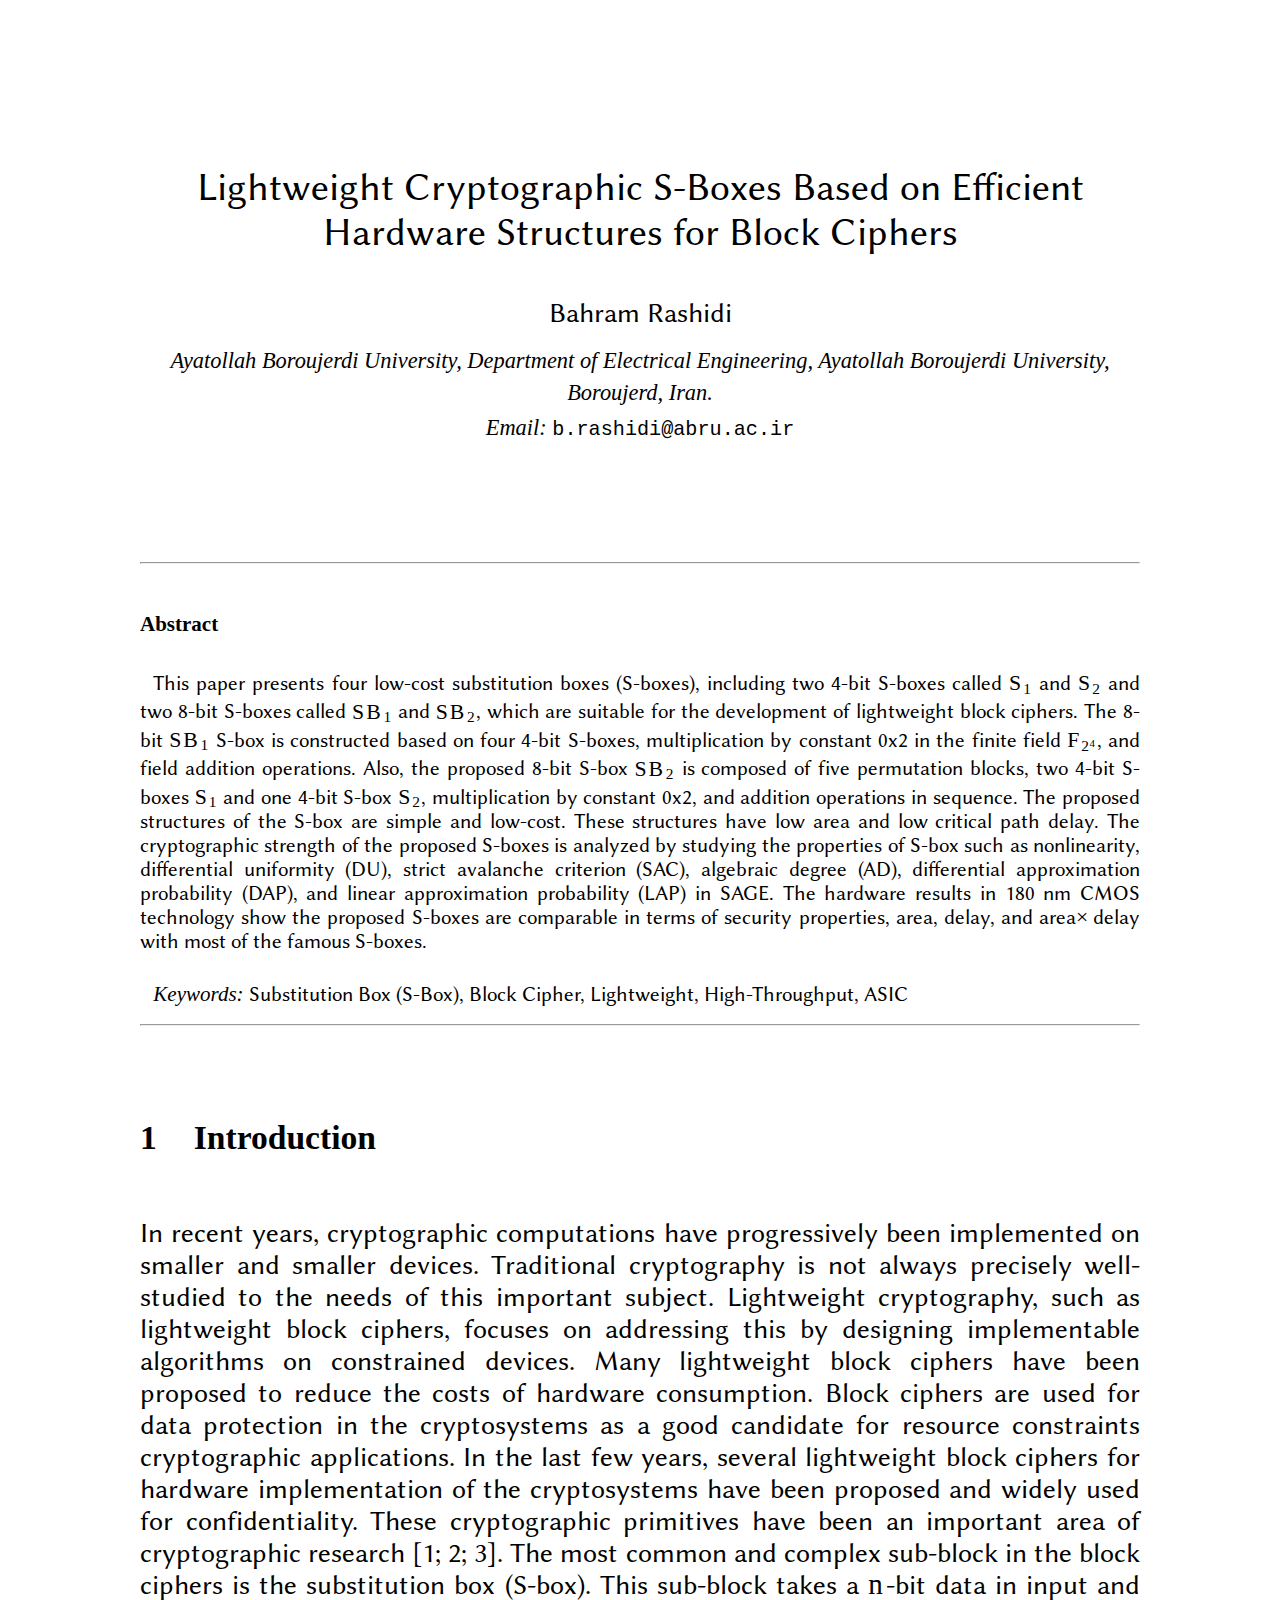
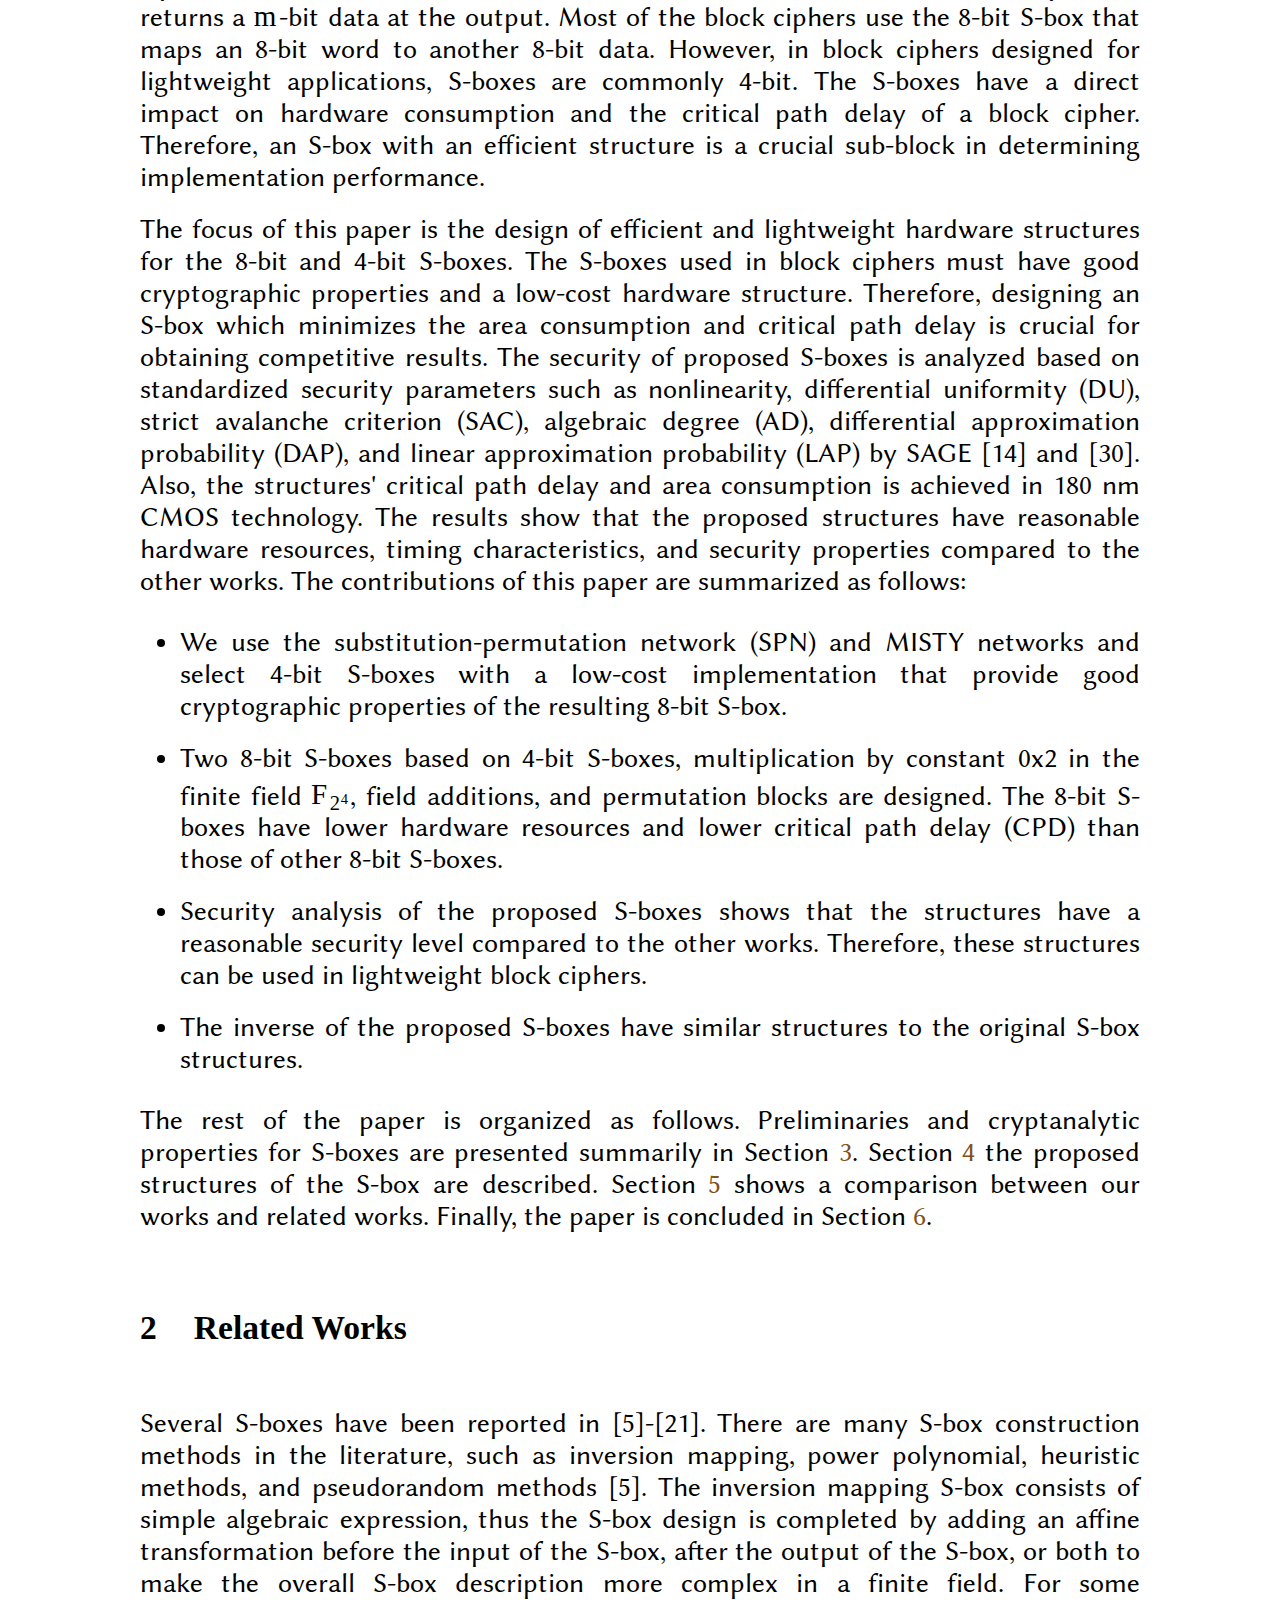
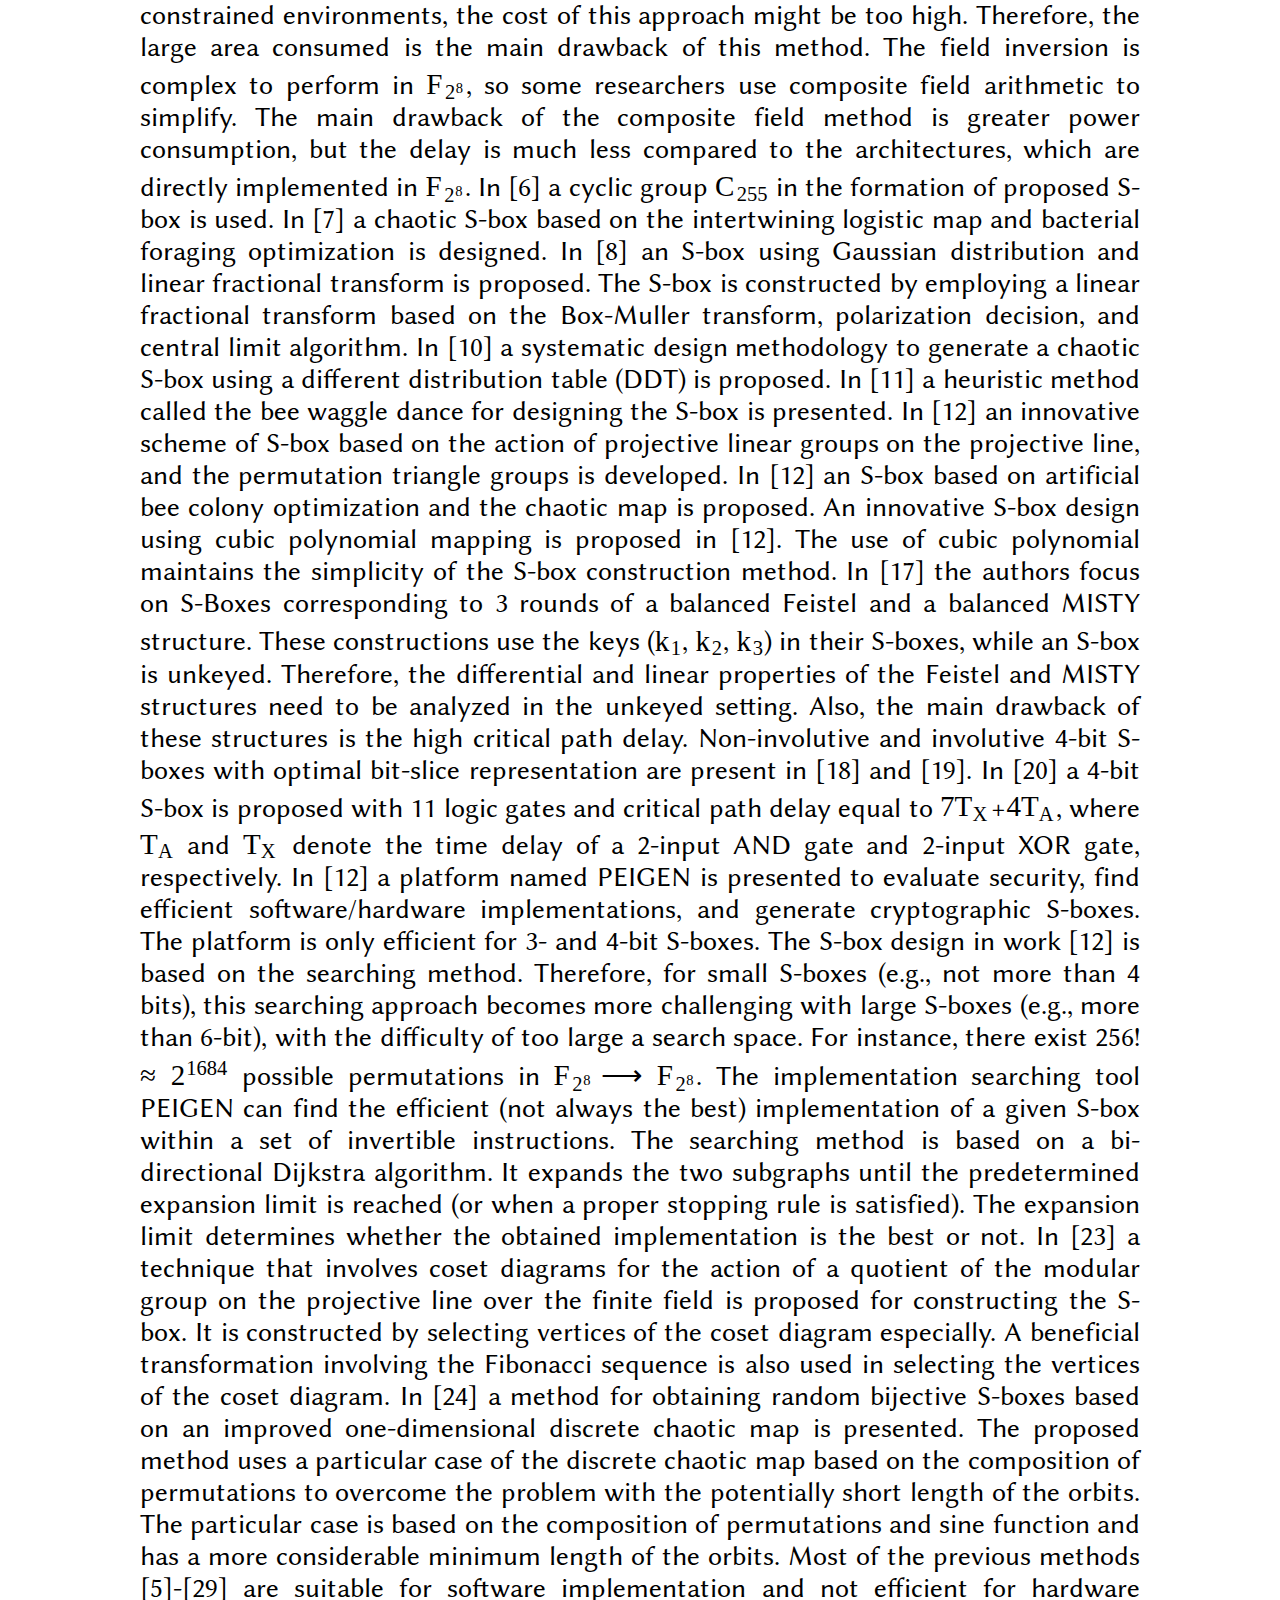
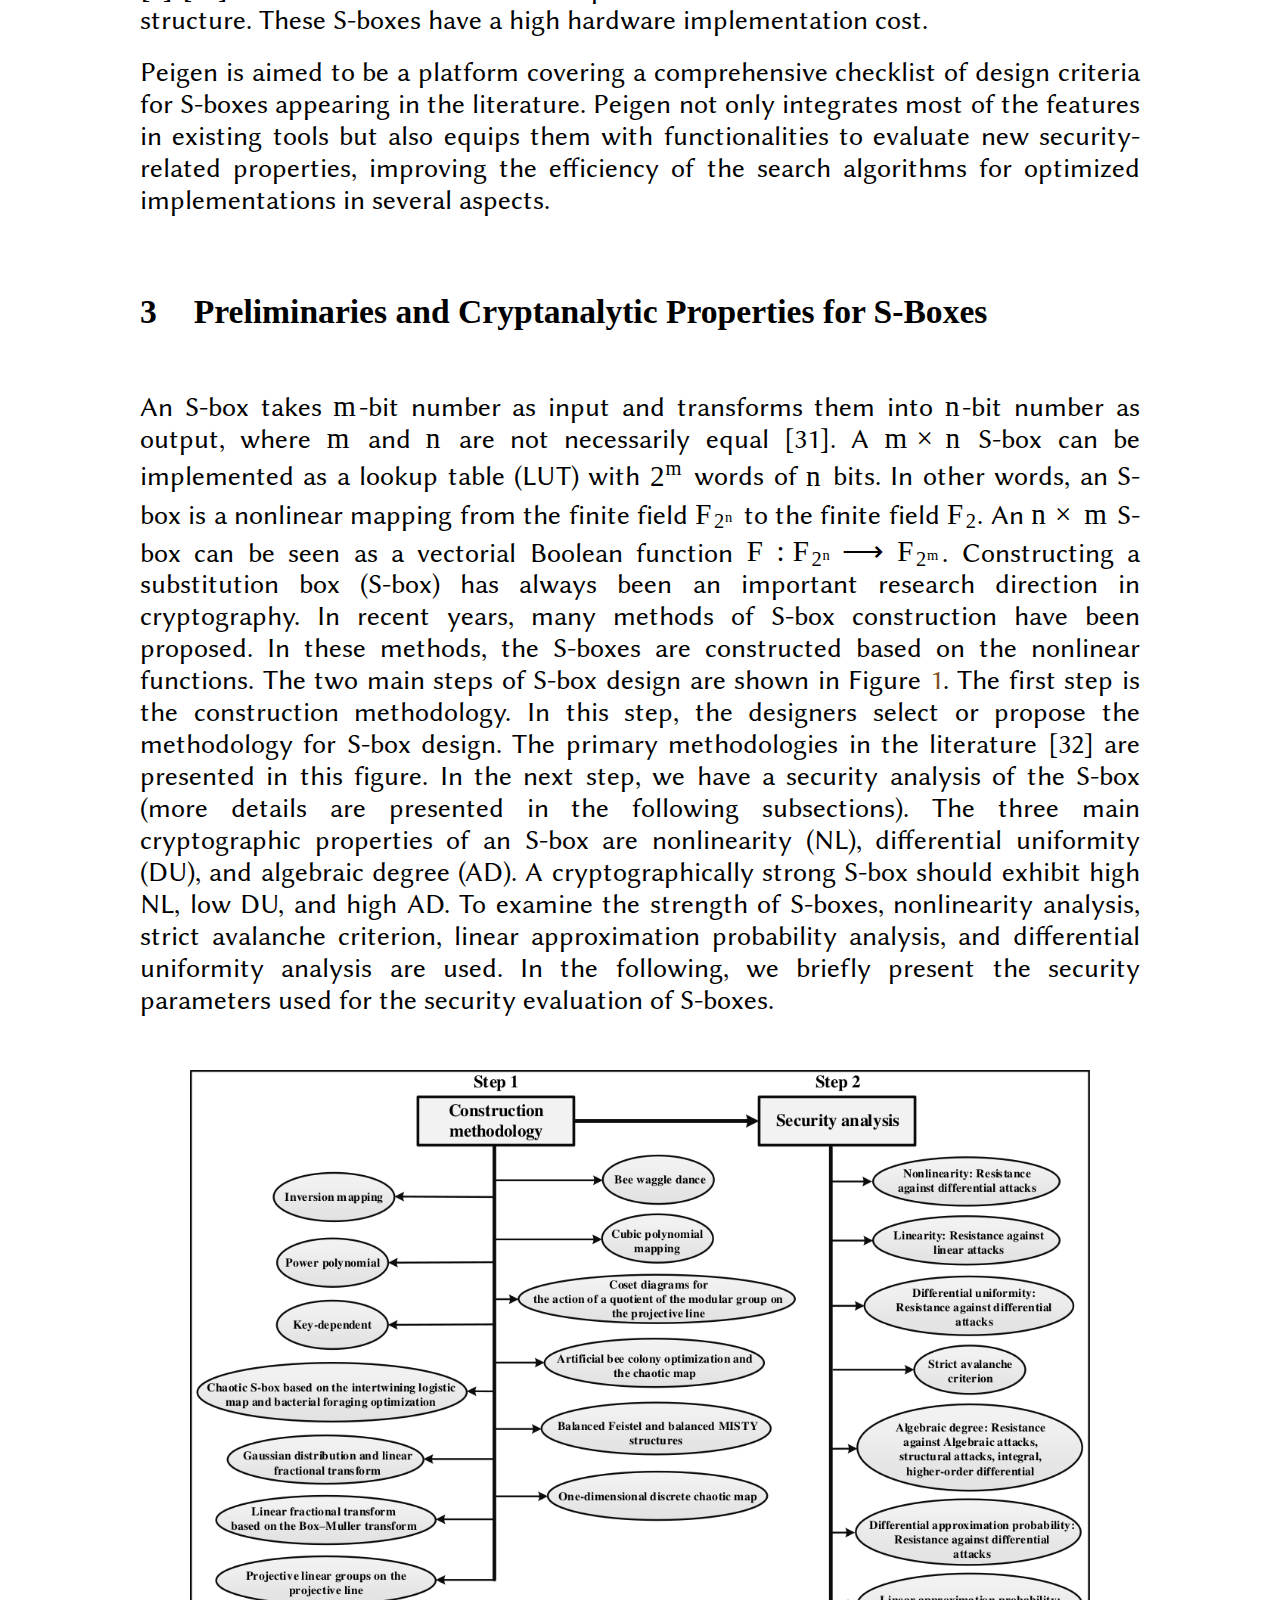
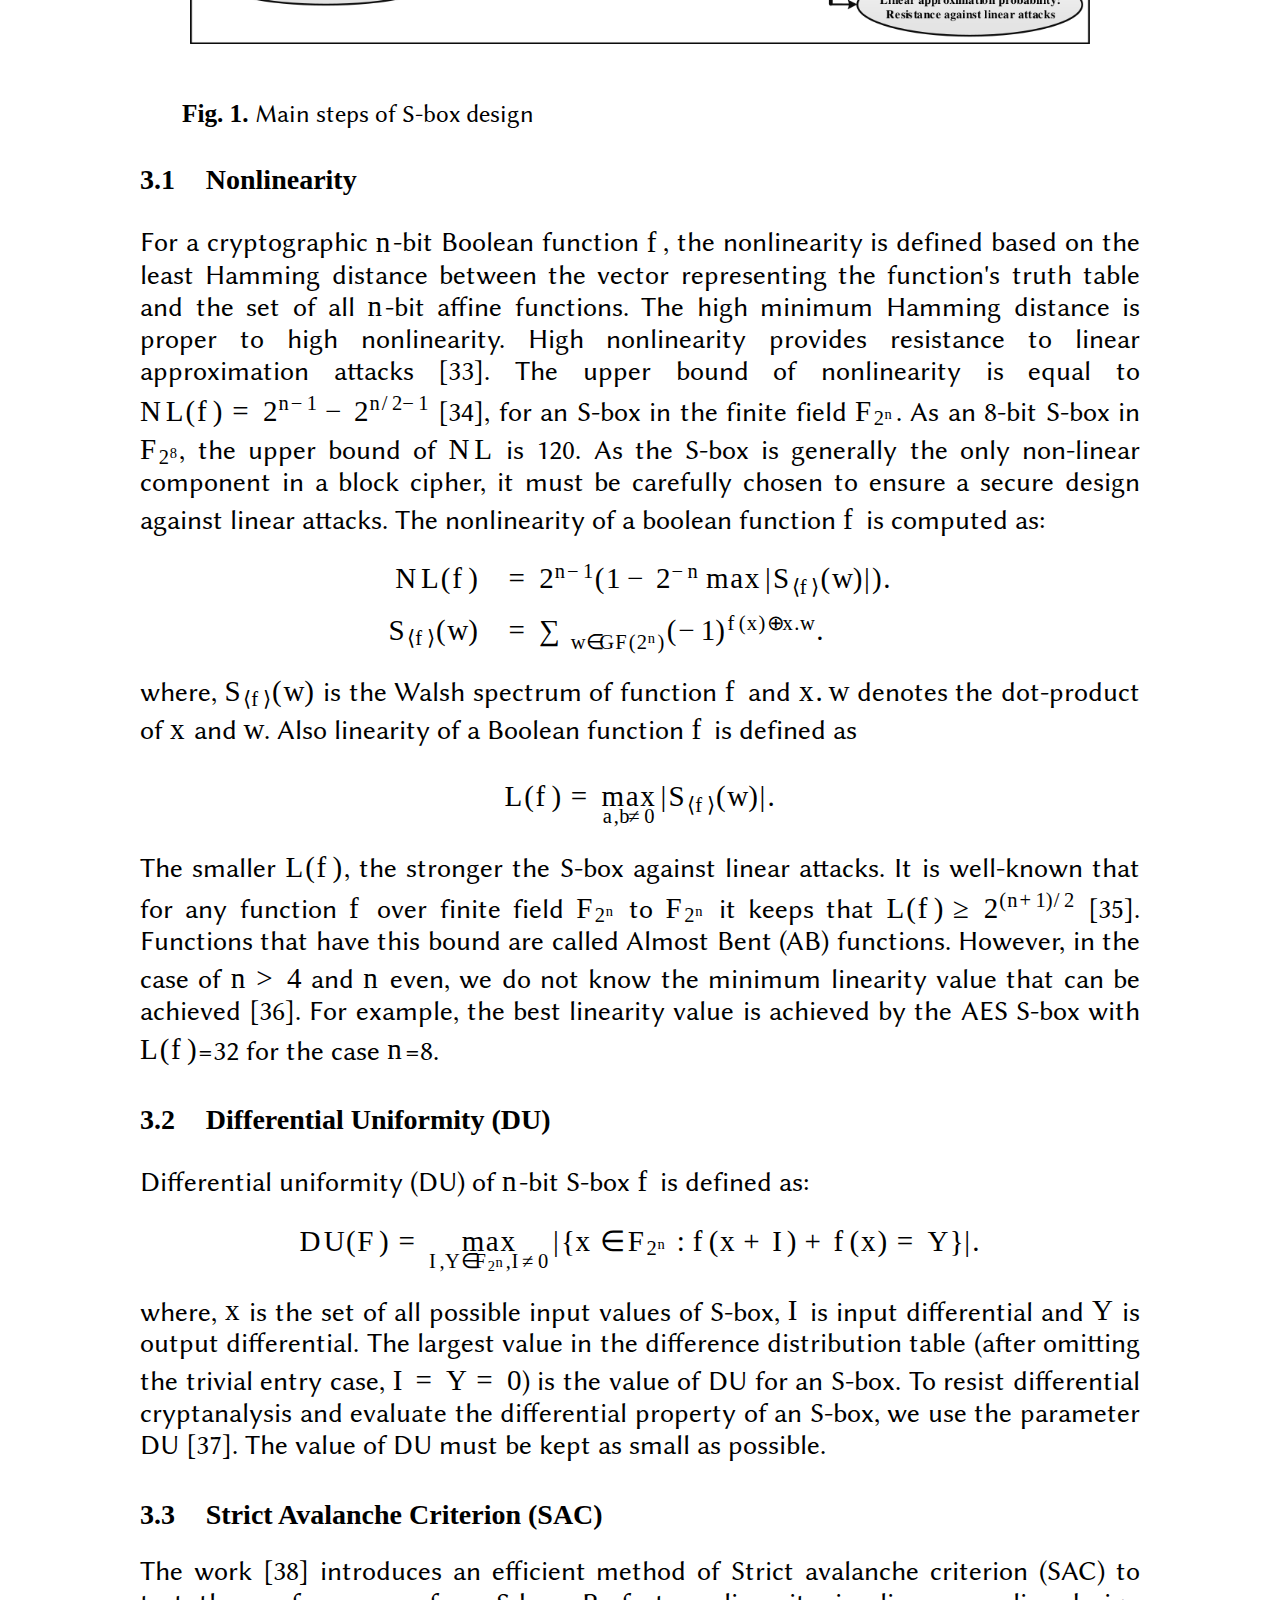
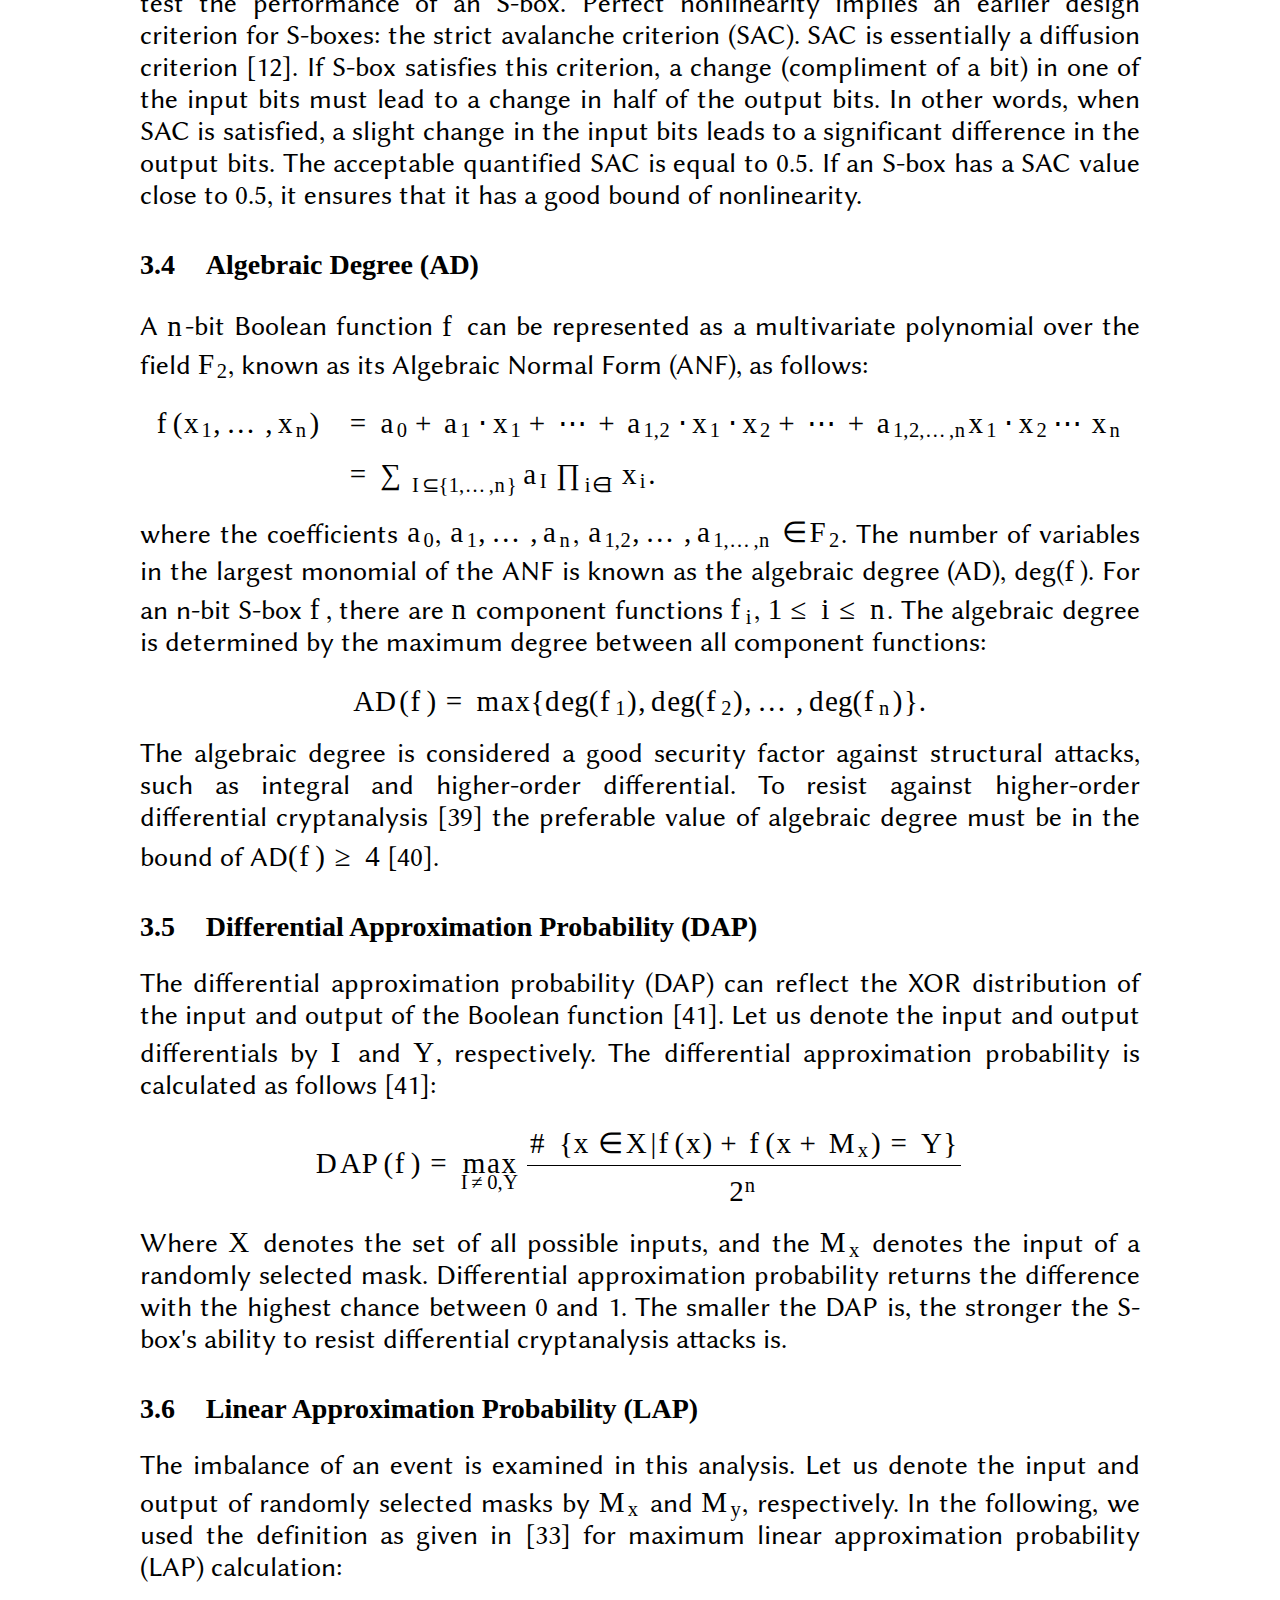
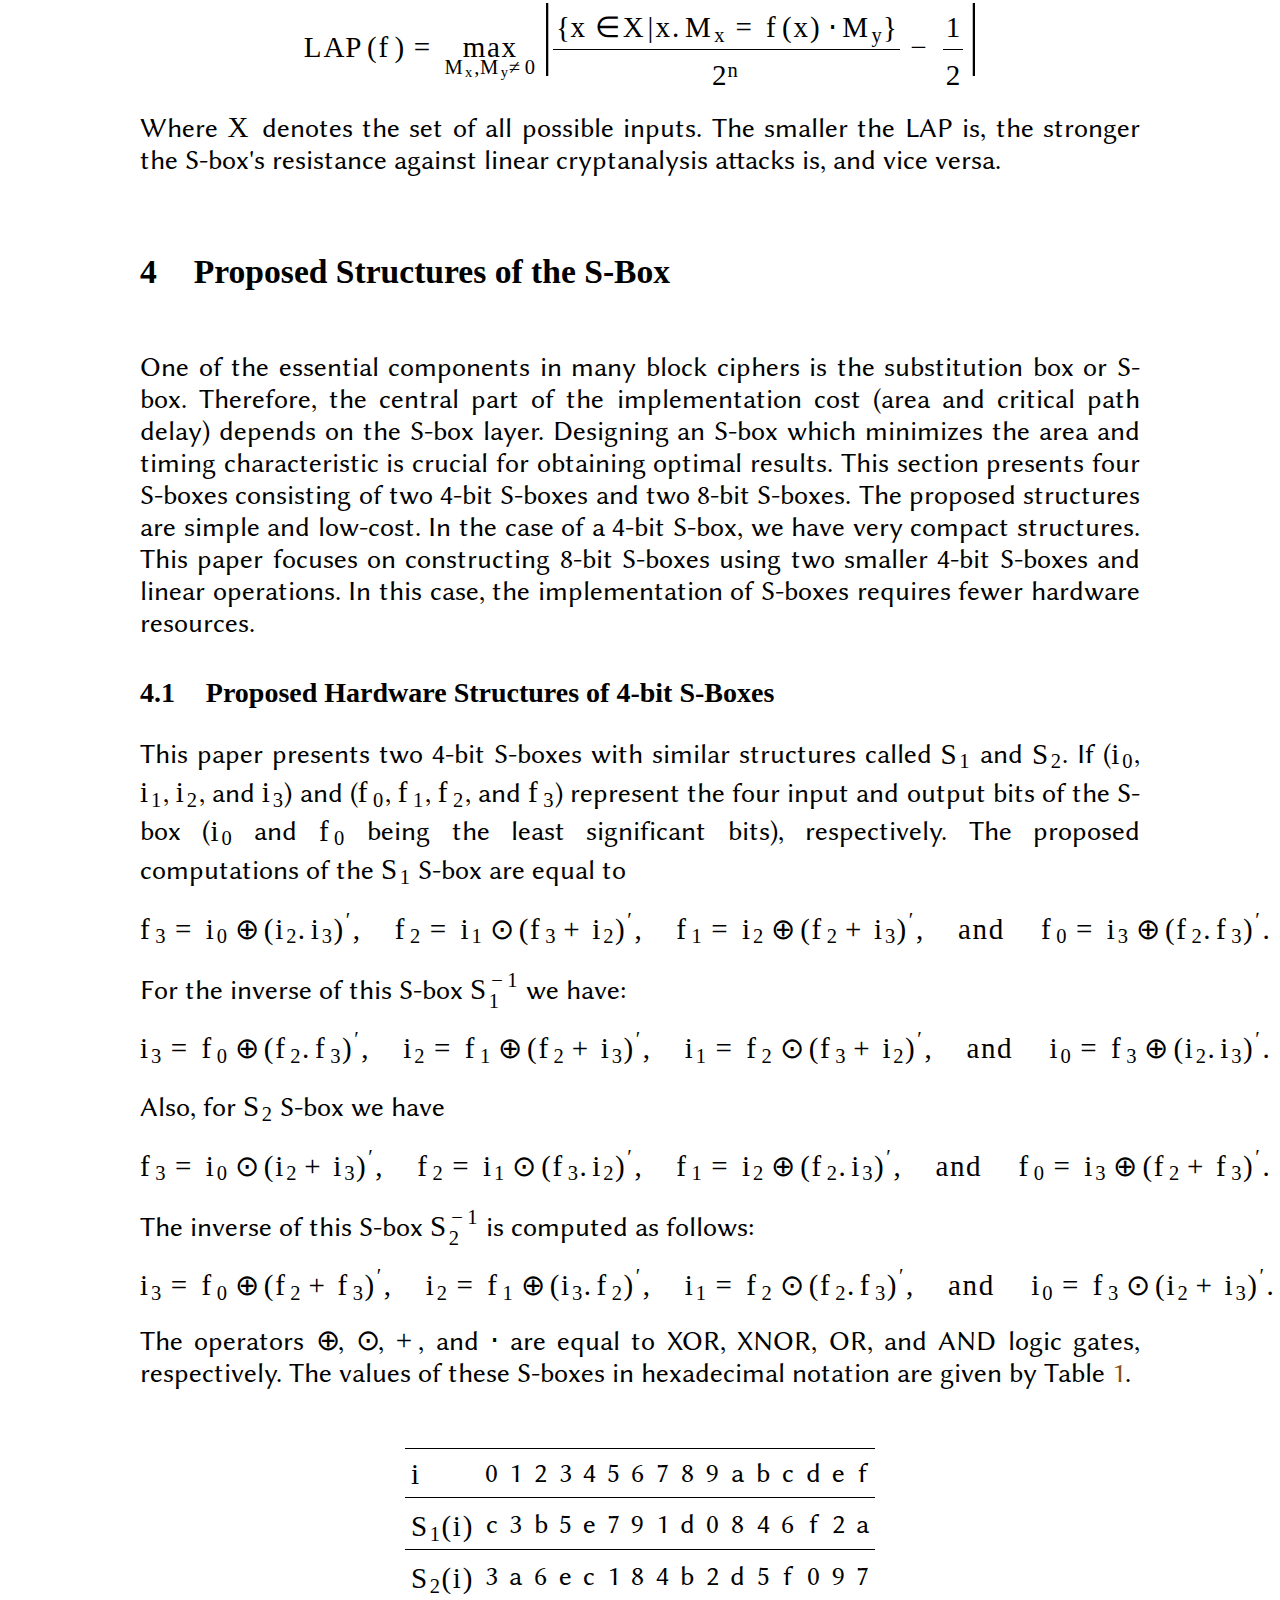
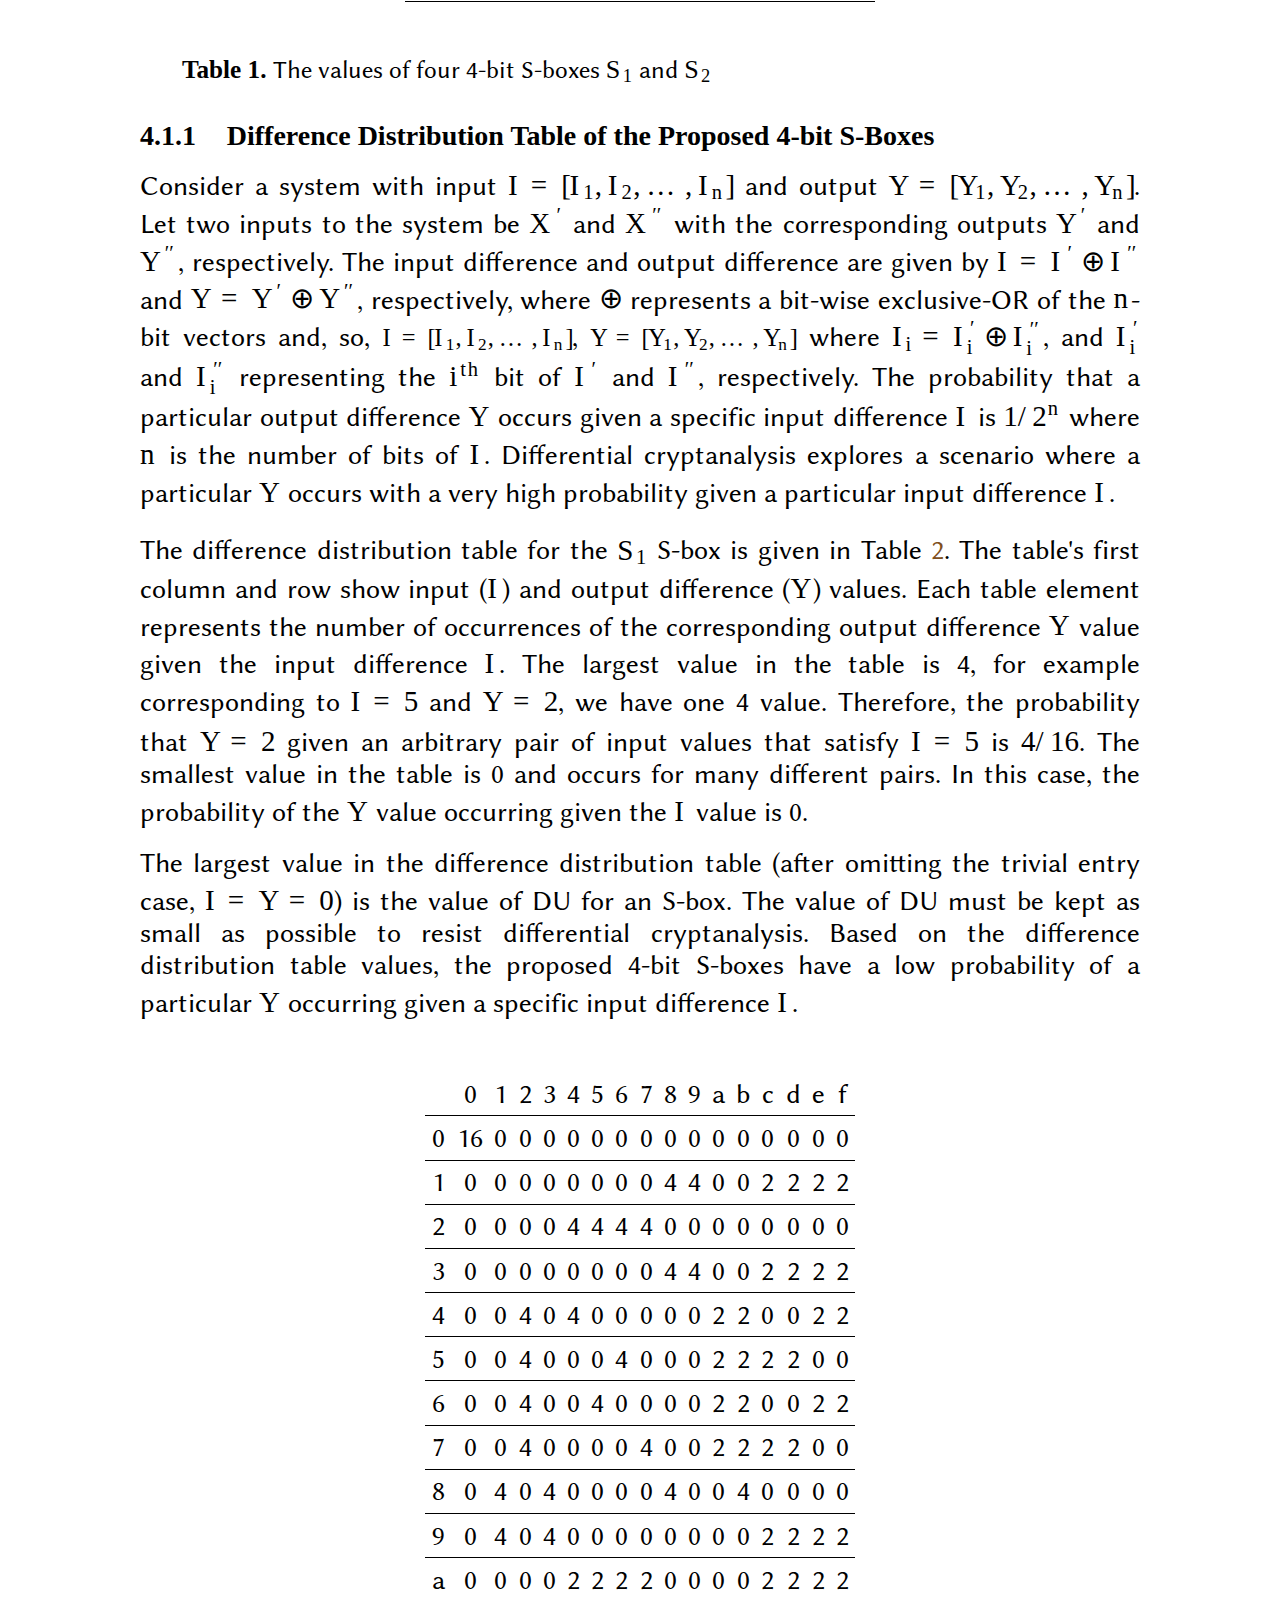
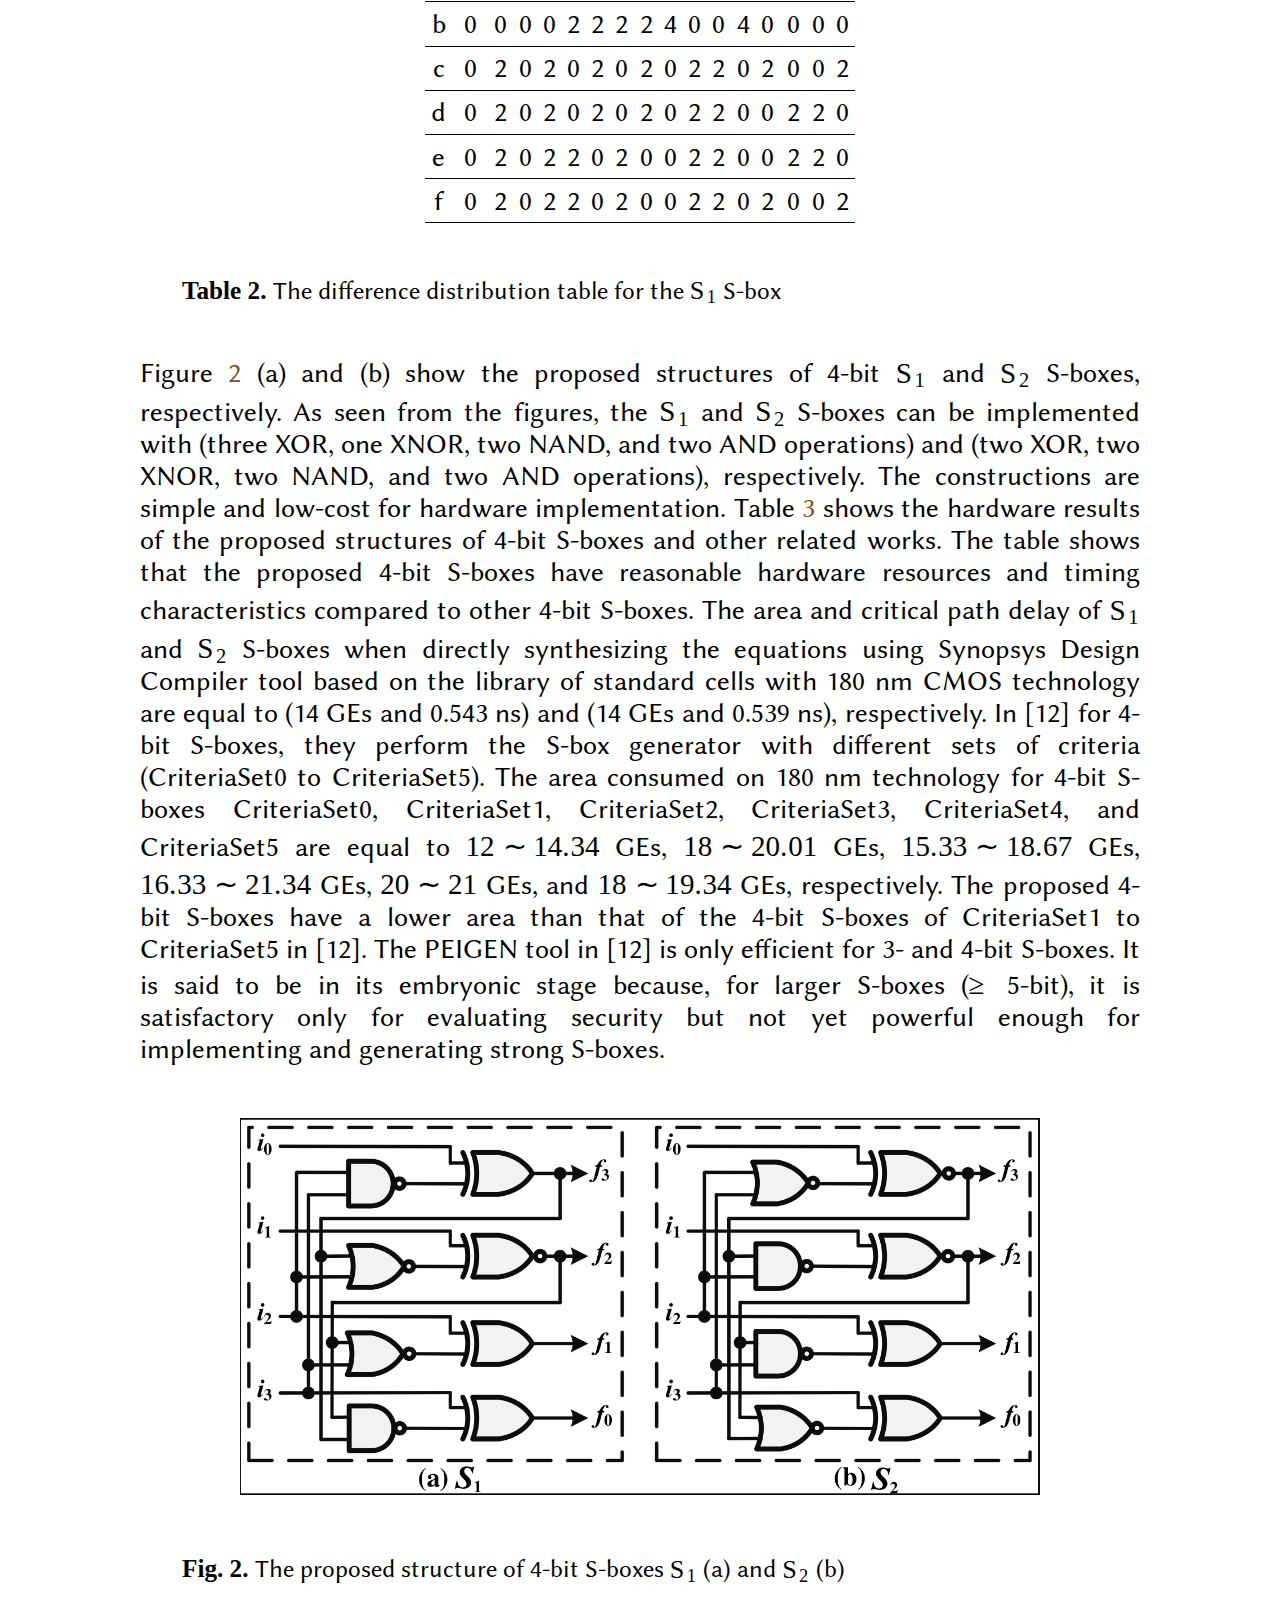
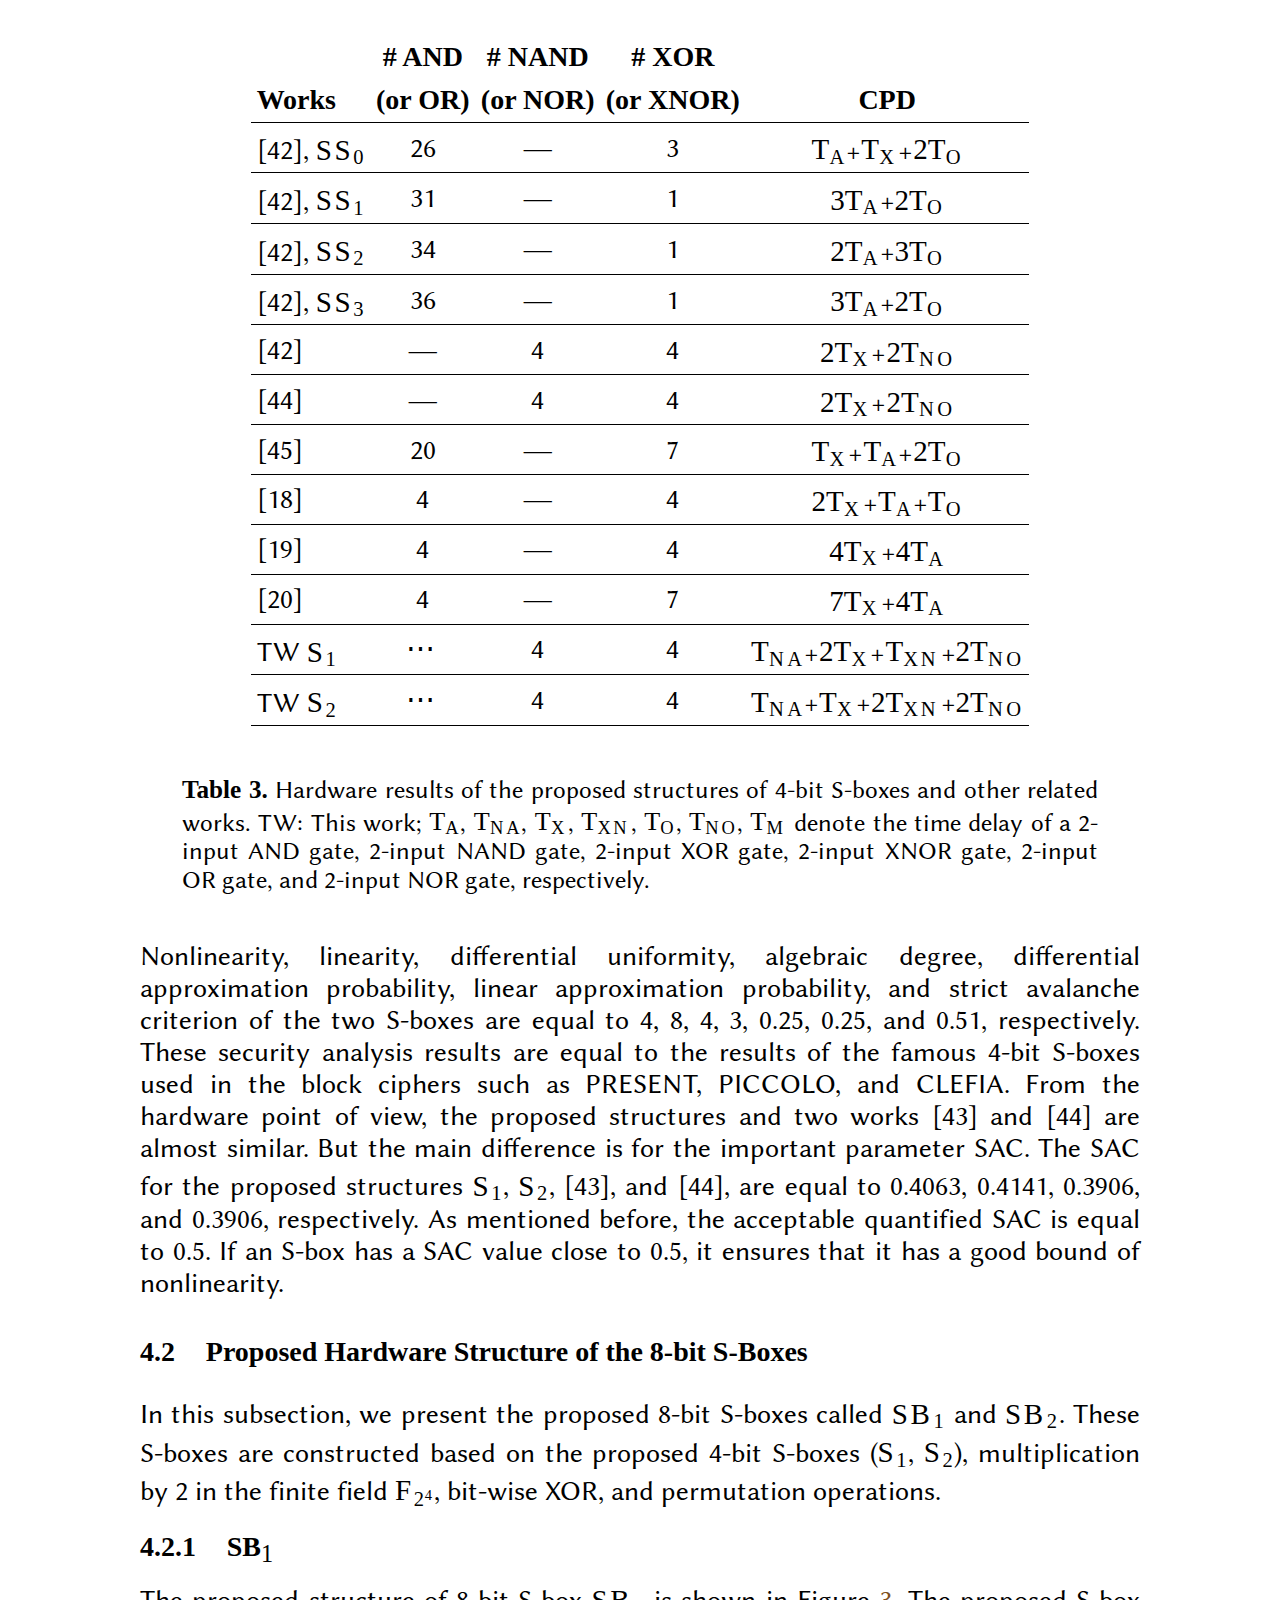
<file: index1.html>
<?xml version="1.0" encoding="UTF-8"?>
<!DOCTYPE html PUBLIC "-//W3C//DTD XHTML 1.1//EN" "http://www.w3.org/TR/xhtml11/DTD/xhtml11.dtd">
<html xmlns:m="http://www.w3.org/1998/Math/MathML" xmlns="http://www.w3.org/1999/xhtml" xmlns:x="https://www.texmacs.org/2002/extensions">
  <head>
    <title>Lightweight Cryptographic S-Boxes Based on Efficient Hardware
    Structures for Block Ciphers</title>
    <meta content="TeXmacs 2.1.1" name="generator"></meta>
    <style type="text/css">
      body { text-align: justify } h5 { display: inline; padding-right: 1em }
      h6 { display: inline; padding-right: 1em } table { border-collapse:
      collapse } td { padding: 0.2em; vertical-align: baseline } dt { float:
      left; min-width: 1.75em; text-align: right; padding-right: 0.75em;
      font-weight: bold; } dd { margin-left: 2.75em; padding-bottom: 0.25em; }
      dd p { padding-top: 0em; } .subsup { display: inline; vertical-align:
      -0.2em } .subsup td { padding: 0px; text-align: left} .fraction {
      display: inline; vertical-align: -0.8em } .fraction td { padding: 0px;
      text-align: center } .wide { position: relative; margin-left: -0.4em }
      .accent { position: relative; margin-left: -0.4em; top: -0.1em }
      .title-block { width: 100%; text-align: center } .title-block p {
      margin: 0px } .compact-block p { margin-top: 0px; margin-bottom: 0px }
      .left-tab { text-align: left } .center-tab { text-align: center }
      .balloon-anchor { border-bottom: 1px dotted #000000; outline: none;
      cursor: help; position: relative; } .balloon-anchor [hidden] {
      margin-left: -999em; position: absolute; display: none; }
      .balloon-anchor: hover [hidden] { position: absolute; left: 1em; top:
      2em; z-index: 99; margin-left: 0; width: 500px; display: inline-block; }
      .balloon-body { } .ornament { border-width: 1px; border-style: solid;
      border-color: black; display: inline-block; padding: 0.2em; } .right-tab
      { float: right; position: relative; top: -1em; } .no-breaks {
      white-space: nowrap; } 
    </style>
    <link href="web-article.css" type="text/css" rel="stylesheet"></link>
    <script language="javascript" src="tex-mml-chtml.js"></script>
  </head>
  <body>
    <div class="toggle" style="display: none">
      <p>
        
      </p>
      <p>
        
      </p>
      <p>
        
      </p>
      <p>
        
      </p>
      <p>
        
      </p>
      <p>
        
      </p>
      <p>
        
      </p>
      <p>
        
      </p>
      <p>
        
      </p>
      <p>
        
      </p>
      <p>
        
      </p>
      <p>
        
      </p>
      <p>
        
      </p>
      <p>
        
      </p>
      <p>
        
      </p>
      <p>
        
      </p>
      <p>
        
      </p>
      <p>
        
      </p>
      <p>
        
      </p>
      <p>
        
      </p>
      <p>
        
      </p>
      <p>
        
      </p>
      <p>
        
      </p>
      <p>
        
      </p>
      <p>
        
      </p>
      <p>
        
      </p>
      <p>
        
      </p>
      <p>
        
      </p>
      <p>
        
      </p>
      <p>
        
      </p>
      <p>
        
      </p>
      <p>
        
      </p>
      <p>
        
      </p>
      <p>
        
      </p>
      <p>
        
      </p>
    </div>
    <table class="title-block" style="margin-bottom: 2em">
      <tr>
        <td><table class="title-block" style="margin-top: 0.5em; margin-bottom: 0.5em">
          <tr>
            <td><font style="font-size: 141.4%">Lightweight Cryptographic S-Boxes Based on
            Efficient Hardware Structures for Block Ciphers</font></td>
          </tr>
        </table><div class="compact-block" style="margin-top: 1em; margin-bottom: 1em">
          <table class="title-block">
            <tr>
              <td><p>
                <div style="display: inline">
                  <span style="margin-left: 0pt"></span>
                </div>
                <table style="display: inline-table; vertical-align: middle">
                  <tbody><tr>
                    <td style="text-align: center; padding-left: 0em; padding-right: 0em; padding-bottom: 0em; padding-top: 0em; width: 100%"><center>
                      <p>
                        Bahram Rashidi
                      </p>
                    </center></td>
                  </tr></tbody>
                </table>
              </p><p style="margin-top: 0.5em; margin-bottom: 0.5em">
                <div style="display: inline">
                  <span style="margin-left: 0pt"></span>
                </div>
                <table style="display: inline-table; vertical-align: middle">
                  <tbody><tr>
                    <td style="text-align: center; padding-left: 0em; padding-right: 0em; padding-bottom: 0em; padding-top: 0em; width: 100%"><center>
                      <p>
                        <font style="font-size: 80.0%"><em>Ayatollah Boroujerdi University,
                        Department of Electrical Engineering, Ayatollah
                        Boroujerdi University, Boroujerd, Iran.</em></font>
                      </p>
                    </center></td>
                  </tr></tbody>
                </table>
              </p><p>
                <div style="display: inline">
                  <span style="margin-left: 0pt"></span>
                </div>
                <table style="display: inline-table; vertical-align: middle">
                  <tbody><tr>
                    <td style="text-align: center; padding-left: 0em; padding-right: 0em; padding-bottom: 0em; padding-top: 0em; width: 100%"><center>
                      <p>
                        <font style="font-size: 80.0%"><i>Email: </i> <tt class="verbatim">b.rashidi@abru.ac.ir</tt></font>
                      </p>
                    </center></td>
                  </tr></tbody>
                </table>
              </p></td>
            </tr>
          </table>
        </div></td>
      </tr>
    </table>
    <div style="margin-top: 2em; margin-bottom: 5pt; text-indent: 10pt">
      <font style="font-size: 75.0%"><p style="margin-bottom: 5pt">
        <hr></hr><br /><b>Abstract</b>
      </p></font>
    </div>
    <div style="margin-bottom: 0.5em; text-indent: 10pt">
      <font style="font-size: 75.0%"><p style="margin-bottom: 0.5em">
        This paper presents four low-cost substitution boxes (S-boxes),
        including two 4-bit S-boxes called \(S_1\) and \(S_2\) and two 8-bit
        S-boxes called \(SB_1\) and \(SB_2\), which are suitable for the
        development of lightweight block ciphers. The 8-bit \(SB_1\) S-box is
        constructed based on four 4-bit S-boxes, multiplication by constant
        0x2 in the finite field \(\mathbb{F}_{2^4}\), and field addition
        operations. Also, the proposed 8-bit S-box \(SB_2\) is composed of
        five permutation blocks, two 4-bit S-boxes \(S_1\) and one 4-bit S-box
        \(S_2\), multiplication by constant 0x2, and addition operations in
        sequence. The proposed structures of the S-box are simple and
        low-cost. These structures have low area and low critical path delay.
        The cryptographic strength of the proposed S-boxes is analyzed by
        studying the properties of S-box such as nonlinearity, differential
        uniformity (DU), strict avalanche criterion (SAC), algebraic degree
        (AD), differential approximation probability (DAP), and linear
        approximation probability (LAP) in SAGE. The hardware results in 180
        nm CMOS technology show the proposed S-boxes are comparable in terms
        of security properties, area, delay, and area\(\times\)delay with most
        of the famous S-boxes.
      </p></font>
    </div>
    <div style="margin-bottom: 1em; text-indent: 10pt">
      <font style="font-size: 75.0%"><p>
        <em>Keywords:</em>  Substitution Box (S-Box), Block Cipher,
        Lightweight, High-Throughput, ASIC<br /><hr></hr>
      </p></font>
    </div>
    <h2 id="auto-1"><a id="sec:intro"></a>1<span style="margin-left: 1.1em"></span>Introduction<span style="margin-left: 1.1em"></span></h2>
    <p>
      In recent years, cryptographic computations have progressively been
      implemented on smaller and smaller devices. Traditional cryptography is
      not always precisely well-studied to the needs of this important
      subject. Lightweight cryptography, such as lightweight block ciphers,
      focuses on addressing this by designing implementable algorithms on
      constrained devices. Many lightweight block ciphers have been proposed
      to reduce the costs of hardware consumption. Block ciphers are used for
      data protection in the cryptosystems as a good candidate for resource
      constraints cryptographic applications. In the last few years, several
      lightweight block ciphers for hardware implementation of the
      cryptosystems have been proposed and widely used for confidentiality.
      These cryptographic primitives have been an important area of
      cryptographic research [1; 2; 3]. The most common and complex sub-block
      in the block ciphers is the substitution box (S-box). This sub-block
      takes a \(n\)-bit data in input and returns a \(m\)-bit data at the
      output. Most of the block ciphers use the 8-bit S-box that maps an 8-bit
      word to another 8-bit data. However, in block ciphers designed for
      lightweight applications, S-boxes are commonly 4-bit. The S-boxes have a
      direct impact on hardware consumption and the critical path delay of a
      block cipher. Therefore, an S-box with an efficient structure is a
      crucial sub-block in determining implementation performance.
    </p>
    <p>
      The focus of this paper is the design of efficient and lightweight
      hardware structures for the 8-bit and 4-bit S-boxes. The S-boxes used in
      block ciphers must have good cryptographic properties and a low-cost
      hardware structure. Therefore, designing an S-box which minimizes the
      area consumption and critical path delay is crucial for obtaining
      competitive results. The security of proposed S-boxes is analyzed based
      on standardized security parameters such as nonlinearity, differential
      uniformity (DU), strict avalanche criterion (SAC), algebraic degree
      (AD), differential approximation probability (DAP), and linear
      approximation probability (LAP) by SAGE [14] and [30]. Also, the
      structures' critical path delay and area consumption is achieved in 180
      nm CMOS technology. The results show that the proposed structures have
      reasonable hardware resources, timing characteristics, and security
      properties compared to the other works. The contributions of this paper
      are summarized as follows:
    </p>
    <ul>
      <li>
        <p>
          We use the substitution-permutation network (SPN) and MISTY networks
          and select 4-bit S-boxes with a low-cost implementation that provide
          good cryptographic properties of the resulting 8-bit S-box.
        </p>
      </li>
      <li>
        <p>
          Two 8-bit S-boxes based on 4-bit S-boxes, multiplication by constant
          0x2 in the finite field \(\mathbb{F}_{2^4}\), field additions, and
          permutation blocks are designed. The 8-bit S-boxes have lower
          hardware resources and lower critical path delay (CPD) than those of
          other 8-bit S-boxes.
        </p>
      </li>
      <li>
        <p>
          Security analysis of the proposed S-boxes shows that the structures
          have a reasonable security level compared to the other works.
          Therefore, these structures can be used in lightweight block
          ciphers.
        </p>
      </li>
      <li>
        <p>
          The inverse of the proposed S-boxes have similar structures to the
          original S-box structures.
        </p>
      </li>
    </ul>
    <p>
      The rest of the paper is organized as follows. Preliminaries and
      cryptanalytic properties for S-boxes are presented summarily in Section
      <a href="#sec-S">3</a>. Section <a href="#sec-M">4</a> the proposed structures of the
      S-box are described. Section <a href="#sec-com">5</a> shows a comparison between
      our works and related works. Finally, the paper is concluded in Section
      <a href="#sec-end">6</a>.
    </p>
    <h2 id="auto-2"><a id="sec rw"></a>2<span style="margin-left: 1.1em"></span>Related Works<span style="margin-left: 1.1em"></span></h2>
    <p>
      Several S-boxes have been reported in [5]-[21]. There are many S-box
      construction methods in the literature, such as inversion mapping, power
      polynomial, heuristic methods, and pseudorandom methods [5]. The
      inversion mapping S-box consists of simple algebraic expression, thus
      the S-box design is completed by adding an affine transformation before
      the input of the S-box, after the output of the S-box, or both to make
      the overall S-box description more complex in a finite field. For some
      constrained environments, the cost of this approach might be too high.
      Therefore, the large area consumed is the main drawback of this method.
      The field inversion is complex to perform in \(\mathbb{F}_{2^8}\), so
      some researchers use composite field arithmetic to simplify. The main
      drawback of the composite field method is greater power consumption, but
      the delay is much less compared to the architectures, which are directly
      implemented in \(\mathbb{F}_{2^8}\). In [6] a cyclic group \(C_{255}\)
      in the formation of proposed S-box is used. In [7] a chaotic S-box based
      on the intertwining logistic map and bacterial foraging optimization is
      designed. In [8] an S-box using Gaussian distribution and linear
      fractional transform is proposed. The S-box is constructed by employing
      a linear fractional transform based on the Box-Muller transform,
      polarization decision, and central limit algorithm. In [10] a systematic
      design methodology to generate a chaotic S-box using a different
      distribution table (DDT) is proposed. In [11] a heuristic method called
      the bee waggle dance for designing the S-box is presented. In [12] an
      innovative scheme of S-box based on the action of projective linear
      groups on the projective line, and the permutation triangle groups is
      developed. In [12] an S-box based on artificial bee colony optimization
      and the chaotic map is proposed. An innovative S-box design using cubic
      polynomial mapping is proposed in [12]. The use of cubic polynomial
      maintains the simplicity of the S-box construction method. In [17] the
      authors focus on S-Boxes corresponding to 3 rounds of a balanced Feistel
      and a balanced MISTY structure. These constructions use the keys
      (\(k_1\), \(k_2\), \(k_3\)) in their S-boxes, while an S-box is unkeyed.
      Therefore, the differential and linear properties of the Feistel and
      MISTY structures need to be analyzed in the unkeyed setting. Also, the
      main drawback of these structures is the high critical path delay.
      Non-involutive and involutive 4-bit S-boxes with optimal bit-slice
      representation are present in [18] and [19]. In [20] a 4-bit S-box is
      proposed with 11 logic gates and critical path delay equal to \(7
      T_X\)+\(4 T_A\), where \(T_A\) and \(T_X\) denote the time delay of a
      2-input AND gate and 2-input XOR gate, respectively. In [12] a platform
      named PEIGEN is presented to evaluate security, find efficient
      software/hardware implementations, and generate cryptographic S-boxes.
      The platform is only efficient for 3- and 4-bit S-boxes. The S-box
      design in work [12] is based on the searching method. Therefore, for
      small S-boxes (e.g., not more than 4 bits), this searching approach
      becomes more challenging with large S-boxes (e.g., more than 6-bit),
      with the difficulty of too large a search space. For instance, there
      exist 256! \(\approx 2^{1684}\) possible permutations in
      \(\mathbb{F}_{2^8} \longrightarrow \mathbb{F}_{2^8}\). The
      implementation searching tool PEIGEN can find the efficient (not always
      the best) implementation of a given S-box within a set of invertible
      instructions. The searching method is based on a bi-directional Dijkstra
      algorithm. It expands the two subgraphs until the predetermined
      expansion limit is reached (or when a proper stopping rule is
      satisfied). The expansion limit determines whether the obtained
      implementation is the best or not. In [23] a technique that involves
      coset diagrams for the action of a quotient of the modular group on the
      projective line over the finite field is proposed for constructing the
      S-box. It is constructed by selecting vertices of the coset diagram
      especially. A beneficial transformation involving the Fibonacci sequence
      is also used in selecting the vertices of the coset diagram. In [24] a
      method for obtaining random bijective S-boxes based on an improved
      one-dimensional discrete chaotic map is presented. The proposed method
      uses a particular case of the discrete chaotic map based on the
      composition of permutations to overcome the problem with the potentially
      short length of the orbits. The particular case is based on the
      composition of permutations and sine function and has a more
      considerable minimum length of the orbits. Most of the previous methods
      [5]-[29] are suitable for software implementation and not efficient for
      hardware structure. These S-boxes have a high hardware implementation
      cost.
    </p>
    <p>
      Peigen is aimed to be a platform covering a comprehensive checklist of
      design criteria for S-boxes appearing in the literature. Peigen not only
      integrates most of the features in existing tools but also equips them
      with functionalities to evaluate new security-related properties,
      improving the efficiency of the search algorithms for optimized
      implementations in several aspects.
    </p>
    <h2 id="auto-3"><a id="sec-S"></a>3<span style="margin-left: 1.1em"></span>Preliminaries and Cryptanalytic
    Properties for S-Boxes<span style="margin-left: 1.1em"></span></h2>
    <p>
      An S-box takes \(m\)-bit number as input and transforms them into
      \(n\)-bit number as output, where \(m\) and \(n\) are not necessarily
      equal [31]. A \(m \times n\) S-box can be implemented as a lookup table
      (LUT) with \(2^m\) words of \(n\) bits. In other words, an S-box is a
      nonlinear mapping from the finite field \(\mathbb{F}_{2^n}\) to the
      finite field \(\mathbb{F}_2\). An \(n \times m\) S-box can be seen as a
      vectorial Boolean function \(F : \mathbb{F}_{2^n} \longrightarrow
      \mathbb{F}_{2^m}\). Constructing a substitution box (S-box) has always
      been an important research direction in cryptography. In recent years,
      many methods of S-box construction have been proposed. In these methods,
      the S-boxes are constructed based on the nonlinear functions. The two
      main steps of S-box design are shown in Figure <a href="#fig:FF2">1</a>. The first
      step is the construction methodology. In this step, the designers select
      or propose the methodology for S-box design. The primary methodologies
      in the literature [32] are presented in this figure. In the next step,
      we have a security analysis of the S-box (more details are presented in
      the following subsections). The three main cryptographic properties of
      an S-box are nonlinearity (NL), differential uniformity (DU), and
      algebraic degree (AD). A cryptographically strong S-box should exhibit
      high NL, low DU, and high AD. To examine the strength of S-boxes,
      nonlinearity analysis, strict avalanche criterion, linear approximation
      probability analysis, and differential uniformity analysis are used. In
      the following, we briefly present the security parameters used for the
      security evaluation of S-boxes.
    </p>
    <div style="margin-top: 1em; margin-bottom: 1em">
      <table style="width: 100%">
        <tbody><tr>
          <td style="text-align: center; padding-left: 0em; padding-right: 0em"><center>
            <img class="image" src="FF2.png" width="90%"></img><a id="fig:FF2"></a>
          </center></td>
        </tr><tr>
          <td style="text-align: center; padding-left: 0em; padding-right: 0em; height: 0.5em"></td>
        </tr><tr>
          <td style="text-align: center; padding-left: 0em; padding-right: 0em; padding-left: 1.5em; padding-right: 1.5em"><div class="caption">
            <font style="font-size: 90.0%"><p>
              <b>Fig. 1. </b><a id="auto-4"></a>Main steps of S-box design
            </p></font>
          </div></td>
        </tr></tbody>
      </table>
    </div>
    <h3 id="auto-5">3.1<span style="margin-left: 1.1em"></span>Nonlinearity<span style="margin-left: 1.1em"></span></h3>
    <p>
      For a cryptographic \(n\)-bit Boolean function \(f\), the nonlinearity
      is defined based on the least Hamming distance between the vector
      representing the function's truth table and the set of all \(n\)-bit
      affine functions. The high minimum Hamming distance is proper to high
      nonlinearity. High nonlinearity provides resistance to linear
      approximation attacks [33]. The upper bound of nonlinearity is equal to
      \(NL (f) = 2^{n - 1} - 2^{n / 2 - 1}\) [34], for an S-box in the finite
      field \(\mathbb{F}_{2^n}\). As an 8-bit S-box in \(\mathbb{F}_{2^8}\),
      the upper bound of \(NL\) is 120. As the S-box is generally the only
      non-linear component in a block cipher, it must be carefully chosen to
      ensure a secure design against linear attacks. The nonlinearity of a
      boolean function \(f\) is computed as:
    </p>
    <center>
      \(\displaystyle \begin{array}{rl}
  NL (f) & = 2^{n - 1}  (1 - 2^{- n}
      \max |S_{\langle f \rangle} (w) |) .\\
  S_{\langle f \rangle} (w) & =
      \sum_{w \in {\text{GF}} (2^n)} (- 1)^{f (x)
  \oplus x.w}
      .
\end{array}\)
    </center>
    <p style="margin-bottom: 0.2cm">
      where, \(S_{\langle f \rangle} (w)\) is the Walsh spectrum of function
      \(f\) and \(x.w\) denotes the dot-product of \(x\) and \(w\). Also
      linearity of a Boolean function \(f\) is defined as 
    </p>
    <center>
      \(\displaystyle L (f) = \max_{a, b \neq 0} | S_{\langle f \rangle} (w) |
      .\)
    </center>
    <p>
      The smaller \(L (f)\), the stronger the S-box against linear attacks. It
      is well-known that for any function \(f\) over finite field
      \(\mathbb{F}_{2^n}\) to \(\mathbb{F}_{2^n}\) it keeps that \(L (f) \geq
      2^{(n + 1) / 2}\) [35]. Functions that have this bound are called Almost
      Bent (AB) functions. However, in the case of \(n > 4\) and \(n\) even,
      we do not know the minimum linearity value that can be achieved [36].
      For example, the best linearity value is achieved by the AES S-box with
      \(L (f)\)=32 for the case \(n\)=8.
    </p>
    <h3 id="auto-6">3.2<span style="margin-left: 1.1em"></span>Differential Uniformity (DU)<span style="margin-left: 1.1em"></span></h3>
    <p>
      Differential uniformity (DU) of \(n\)-bit S-box \(f\) is defined as:
    </p>
    <center>
      \(\displaystyle DU (F) = \max_{ I,  Y \in \mathbb{F}_{2^n},  I \neq 0}
      \left| \left\{ x \in
\mathbb{F}_{2^n} : f (x +  I) + f (x) =  Y \right\}
      \right| .\)
    </center>
    <p>
      where, \(x\) is the set of all possible input values of S-box, \(I\) is
      input differential and \(Y\) is output differential. The largest value
      in the difference distribution table (after omitting the trivial entry
      case, \(I =  Y = 0\)) is the value of DU for an S-box. To resist
      differential cryptanalysis and evaluate the differential property of an
      S-box, we use the parameter DU [37]. The value of DU must be kept as
      small as possible.
    </p>
    <h3 id="auto-7">3.3<span style="margin-left: 1.1em"></span>Strict Avalanche Criterion (SAC)<span
    style="margin-left: 1.1em"></span></h3>
    <p>
      The work [38] introduces an efficient method of Strict avalanche
      criterion (SAC) to test the performance of an S-box. Perfect
      nonlinearity implies an earlier design criterion for S-boxes: the strict
      avalanche criterion (SAC). SAC is essentially a diffusion criterion
      [12]. If S-box satisfies this criterion, a change (compliment of a bit)
      in one of the input bits must lead to a change in half of the output
      bits. In other words, when SAC is satisfied, a slight change in the
      input bits leads to a significant difference in the output bits. The
      acceptable quantified SAC is equal to 0.5. If an S-box has a SAC value
      close to 0.5, it ensures that it has a good bound of nonlinearity.
    </p>
    <h3 id="auto-8">3.4<span style="margin-left: 1.1em"></span>Algebraic Degree (AD)<span style="margin-left: 1.1em"></span></h3>
    <p>
      A \(n\)-bit Boolean function \(f\) can be represented as a multivariate
      polynomial over the field \(\mathbb{F}_2\), known as its Algebraic
      Normal Form (ANF), as follows:
    </p>
    <center>
      \(\displaystyle \begin{array}{rl}
  f (x_1, \ldots, x_n) & = a_0 + a_1
      \cdot x_1 + \cdots + a_{1, 2} \cdot x_1
  \cdot x_2 + \cdots + a_{1, 2,
      \ldots, n} x_1 \cdot x_2 \cdots x_n\\
  & = \sum_{I \subseteq \{1,
      \ldots, n\}} a_I  \prod_{i \in I} x_i .
\end{array}\)
    </center>
    <p>
      where the coefficients \(a_0\), \(a_1, \ldots, a_n\), \(a_{1, 2},
      \ldots, a_{1, \ldots, n}\) \(\in F_2\). The number of variables in the
      largest monomial of the ANF is known as the algebraic degree (AD),
      deg(\(f\)). For an n-bit S-box \(f\), there are \(n\) component
      functions \(f_i\), \(1 \leq i \leq n\). The algebraic degree is
      determined by the maximum degree between all component functions:
    </p>
    <center>
      \(\displaystyle AD (f) = \max \{ \deg (f_1), \deg (f_2), \ldots, \deg
      (f_n) \} .\)
    </center>
    <p>
      The algebraic degree is considered a good security factor against
      structural attacks, such as integral and higher-order differential. To
      resist against higher-order differential cryptanalysis [39] the
      preferable value of algebraic degree must be in the bound of AD\((f)
      \geq 4\) [40].
    </p>
    <h3 id="auto-9">3.5<span style="margin-left: 1.1em"></span>Differential Approximation Probability
    (DAP)<span style="margin-left: 1.1em"></span></h3>
    <p>
      The differential approximation probability (DAP) can reflect the XOR
      distribution of the input and output of the Boolean function [41]. Let
      us denote the input and output differentials by \(I\) and \(Y\),
      respectively. The differential approximation probability is calculated
      as follows [41]:
    </p>
    <center>
      \(\displaystyle DAP (f) = \max_{ I \neq 0,  Y}  \frac{\# \left\{ x \in
      X|f (x) + f (x + M_x) =
Y \right\}}{2^n}\)
    </center>
    <p>
      Where \(X\) denotes the set of all possible inputs, and the \(M_x\)
      denotes the input of a randomly selected mask. Differential
      approximation probability returns the difference with the highest chance
      between 0 and 1. The smaller the DAP is, the stronger the S-box's
      ability to resist differential cryptanalysis attacks is.
    </p>
    <h3 id="auto-10">3.6<span style="margin-left: 1.1em"></span>Linear Approximation Probability (LAP)<span
    style="margin-left: 1.1em"></span></h3>
    <p>
      The imbalance of an event is examined in this analysis. Let us denote
      the input and output of randomly selected masks by \(M_x\) and \(M_y\),
      respectively. In the following, we used the definition as given in [33]
      for maximum linear approximation probability (LAP) calculation:
    </p>
    <center>
      \(\displaystyle LAP (f) = \max_{M_x, M_y \neq 0} \left| \frac{\{ x \in
      X|x.M_x = f (x) \cdot
M_y \}}{2^n} - \frac{1}{2} \right|\)
    </center>
    <p>
      Where \(X\) denotes the set of all possible inputs. The smaller the LAP
      is, the stronger the S-box's resistance against linear cryptanalysis
      attacks is, and vice versa.
    </p>
    <h2 id="auto-11"><a id="sec-M"></a>4<span style="margin-left: 1.1em"></span>Proposed Structures of the
    S-Box<span style="margin-left: 1.1em"></span></h2>
    <p>
      One of the essential components in many block ciphers is the
      substitution box or S-box. Therefore, the central part of the
      implementation cost (area and critical path delay) depends on the S-box
      layer. Designing an S-box which minimizes the area and timing
      characteristic is crucial for obtaining optimal results. This section
      presents four S-boxes consisting of two 4-bit S-boxes and two 8-bit
      S-boxes. The proposed structures are simple and low-cost. In the case of
      a 4-bit S-box, we have very compact structures. This paper focuses on
      constructing 8-bit S-boxes using two smaller 4-bit S-boxes and linear
      operations. In this case, the implementation of S-boxes requires fewer
      hardware resources.
    </p>
    <h3 id="auto-12">4.1<span style="margin-left: 1.1em"></span>Proposed Hardware Structures of 4-bit
    S-Boxes<span style="margin-left: 1.1em"></span></h3>
    <p>
      This paper presents two 4-bit S-boxes with similar structures called
      \(S_1\) and \(S_2\). If (\(i_0\), \(i_1\), \(i_2\), and \(i_3\)) and
      (\(f_0\), \(f_1\), \(f_2\), and \(f_3\)) represent the four input and
      output bits of the S-box (\(i_0\) and \(f_0\) being the least
      significant bits), respectively. The proposed computations of the
      \(S_1\) S-box are equal to
    </p>
    <center>
      \(\displaystyle f_3 = i_0 \oplus (i_2 .i_3)', \quad f_2 = i_1 \odot (f_3
      + i_2)', \quad f_1 =
i_2 \oplus (f_2 + i_3)', \quad \text{and } \quad
      f_0 = i_3 \oplus (f_2 .f_3)'
.\)
    </center>
    <p>
      For the inverse of this S-box \(S_1^{- 1}\) we have:
    </p>
    <center>
      \(\displaystyle i_3 = f_0 \oplus (f_2 .f_3)', \quad i_2 = f_1 \oplus
      (f_2 + i_3)', \quad i_1 =
f_2 \odot (f_3 + i_2)', \quad \text{and }
      \quad i_0 = f_3 \oplus (i_2 .i_3)' .\)
    </center>
    <p>
      Also, for \(S_2\) S-box we have
    </p>
    <center>
      \(\displaystyle f_3 = i_0 \odot (i_2 + i_3)', \quad f_2 = i_1 \odot (f_3
      .i_2)', \quad f_1 =
i_2 \oplus (f_2 .i_3)', \quad \text{and } \quad f_0
      = i_3 \oplus (f_2 + f_3)'
.\)
    </center>
    <p>
      The inverse of this S-box \(S_2^{- 1}\) is computed as follows:
    </p>
    <center>
      \(\displaystyle i_3 = f_0 \oplus (f_2 + f_3)', \quad i_2 = f_1 \oplus
      (i_3 .f_2)', \quad i_1 =
f_2 \odot (f_2 .f_3)', \quad \text{and } \quad
      i_0 = f_3 \odot (i_2 + i_3)' .\)
    </center>
    <p>
      The operators \(\oplus\), \(\odot\), \(+\), and \(\cdot\) are equal to
      XOR, XNOR, OR, and AND logic gates, respectively. The values of these
      S-boxes in hexadecimal notation are given by Table <a href="#Table:T1">1</a>.
    </p>
    <div style="margin-top: 1em; margin-bottom: 1em">
      <table style="width: 100%">
        <tbody><tr>
          <td style="text-align: center; padding-left: 0em; padding-right: 0em"><p>
            <a id="Table:T1"></a>
          </p><center>
            <table style="display: inline-table; vertical-align: middle">
              <tbody><tr>
                <td style="text-align: center; vertical-align: middle; text-align: left; border-left: 0px solid; border-top: 1px solid; border-bottom: 1px solid">\(i\)</td>
                <td style="text-align: center; vertical-align: middle; text-align: center; border-top: 1px solid; border-bottom: 1px solid">0</td>
                <td style="text-align: center; vertical-align: middle; text-align: center; border-top: 1px solid; border-bottom: 1px solid">1</td>
                <td style="text-align: center; vertical-align: middle; text-align: center; border-top: 1px solid; border-bottom: 1px solid">2</td>
                <td style="text-align: center; vertical-align: middle; text-align: center; border-top: 1px solid; border-bottom: 1px solid">3</td>
                <td style="text-align: center; vertical-align: middle; text-align: center; border-top: 1px solid; border-bottom: 1px solid">4</td>
                <td style="text-align: center; vertical-align: middle; text-align: center; border-top: 1px solid; border-bottom: 1px solid">5</td>
                <td style="text-align: center; vertical-align: middle; text-align: center; border-top: 1px solid; border-bottom: 1px solid">6</td>
                <td style="text-align: center; vertical-align: middle; text-align: center; border-top: 1px solid; border-bottom: 1px solid">7</td>
                <td style="text-align: center; vertical-align: middle; text-align: center; border-top: 1px solid; border-bottom: 1px solid">8</td>
                <td style="text-align: center; vertical-align: middle; text-align: center; border-top: 1px solid; border-bottom: 1px solid">9</td>
                <td style="text-align: center; vertical-align: middle; text-align: center; border-top: 1px solid; border-bottom: 1px solid">a</td>
                <td style="text-align: center; vertical-align: middle; text-align: center; border-top: 1px solid; border-bottom: 1px solid">b</td>
                <td style="text-align: center; vertical-align: middle; text-align: center; border-top: 1px solid; border-bottom: 1px solid">c</td>
                <td style="text-align: center; vertical-align: middle; text-align: center; border-top: 1px solid; border-bottom: 1px solid">d</td>
                <td style="text-align: center; vertical-align: middle; text-align: center; border-top: 1px solid; border-bottom: 1px solid">e</td>
                <td style="text-align: center; vertical-align: middle; text-align: center; border-top: 1px solid; border-bottom: 1px solid">f</td>
              </tr><tr>
                <td style="text-align: center; vertical-align: middle; text-align: left; border-left: 0px solid; border-bottom: 1px solid">\(S_1 (i)\)</td>
                <td style="text-align: center; vertical-align: middle; text-align: center; border-bottom: 1px solid">c</td>
                <td style="text-align: center; vertical-align: middle; text-align: center; border-bottom: 1px solid">3</td>
                <td style="text-align: center; vertical-align: middle; text-align: center; border-bottom: 1px solid">b</td>
                <td style="text-align: center; vertical-align: middle; text-align: center; border-bottom: 1px solid">5</td>
                <td style="text-align: center; vertical-align: middle; text-align: center; border-bottom: 1px solid">e</td>
                <td style="text-align: center; vertical-align: middle; text-align: center; border-bottom: 1px solid">7</td>
                <td style="text-align: center; vertical-align: middle; text-align: center; border-bottom: 1px solid">9</td>
                <td style="text-align: center; vertical-align: middle; text-align: center; border-bottom: 1px solid">1</td>
                <td style="text-align: center; vertical-align: middle; text-align: center; border-bottom: 1px solid">d</td>
                <td style="text-align: center; vertical-align: middle; text-align: center; border-bottom: 1px solid">0</td>
                <td style="text-align: center; vertical-align: middle; text-align: center; border-bottom: 1px solid">8</td>
                <td style="text-align: center; vertical-align: middle; text-align: center; border-bottom: 1px solid">4</td>
                <td style="text-align: center; vertical-align: middle; text-align: center; border-bottom: 1px solid">6</td>
                <td style="text-align: center; vertical-align: middle; text-align: center; border-bottom: 1px solid">f</td>
                <td style="text-align: center; vertical-align: middle; text-align: center; border-bottom: 1px solid">2</td>
                <td style="text-align: center; vertical-align: middle; text-align: center; border-bottom: 1px solid">a</td>
              </tr><tr>
                <td style="text-align: center; vertical-align: middle; text-align: left; border-left: 0px solid; border-bottom: 1px solid">\(S_2 (i)\)</td>
                <td style="text-align: center; vertical-align: middle; text-align: center; border-bottom: 1px solid">3</td>
                <td style="text-align: center; vertical-align: middle; text-align: center; border-bottom: 1px solid">a</td>
                <td style="text-align: center; vertical-align: middle; text-align: center; border-bottom: 1px solid">6</td>
                <td style="text-align: center; vertical-align: middle; text-align: center; border-bottom: 1px solid">e</td>
                <td style="text-align: center; vertical-align: middle; text-align: center; border-bottom: 1px solid">c</td>
                <td style="text-align: center; vertical-align: middle; text-align: center; border-bottom: 1px solid">1</td>
                <td style="text-align: center; vertical-align: middle; text-align: center; border-bottom: 1px solid">8</td>
                <td style="text-align: center; vertical-align: middle; text-align: center; border-bottom: 1px solid">4</td>
                <td style="text-align: center; vertical-align: middle; text-align: center; border-bottom: 1px solid">b</td>
                <td style="text-align: center; vertical-align: middle; text-align: center; border-bottom: 1px solid">2</td>
                <td style="text-align: center; vertical-align: middle; text-align: center; border-bottom: 1px solid">d</td>
                <td style="text-align: center; vertical-align: middle; text-align: center; border-bottom: 1px solid">5</td>
                <td style="text-align: center; vertical-align: middle; text-align: center; border-bottom: 1px solid">f</td>
                <td style="text-align: center; vertical-align: middle; text-align: center; border-bottom: 1px solid">0</td>
                <td style="text-align: center; vertical-align: middle; text-align: center; border-bottom: 1px solid">9</td>
                <td style="text-align: center; vertical-align: middle; text-align: center; border-bottom: 1px solid">7</td>
              </tr></tbody>
            </table>
          </center></td>
        </tr><tr>
          <td style="text-align: center; padding-left: 0em; padding-right: 0em; height: 0.5em"></td>
        </tr><tr>
          <td style="text-align: center; padding-left: 0em; padding-right: 0em; padding-left: 1.5em; padding-right: 1.5em"><div class="caption">
            <font style="font-size: 90.0%"><p>
              <b>Table 1. </b><a id="auto-13"></a>The values of four 4-bit S-boxes
              \(S_1\) and \(S_2\)
            </p></font>
          </div></td>
        </tr></tbody>
      </table>
    </div>
    <h4 id="auto-14">4.1.1<span style="margin-left: 1.1em"></span>Difference Distribution Table of the
    Proposed 4-bit S-Boxes<span style="margin-left: 1.1em"></span></h4>
    <p style="margin-bottom: 0cm">
      Consider a system with input \(I = [I_1, I_2, \ldots, I_n]\) and output
      \(Y = [Y_1, Y_2, \ldots, Y_n]\). Let two inputs to the system be \(X'\)
      and \(X''\) with the corresponding outputs \(Y'\) and \(Y''\),
      respectively. The input difference and output difference are given by
      \(I = I' \oplus I''\) and \(Y = Y' \oplus Y''\), respectively, where
      \(\oplus\) represents a bit-wise exclusive-OR of the \(n\)-bit vectors
      and, so, <font style="font-size: 84.0%">\(I = [ I_1,  I_2, \ldots,  I_n]\)</font>, <font
      style="font-size: 84.0%">\(Y = [ Y_1,  Y_2, \ldots,  Y_n]\)</font> where \(I_i = I'_i
      \oplus I''_i\), and \(I_i'\) and \(I_i''\) representing the \(i^{th}\)
      bit of \(I'\) and \(I''\), respectively. The probability that a
      particular output difference \(Y\) occurs given a specific input
      difference \(I\) is \(1 / 2^n\) where \(n\) is the number of bits of
      \(I\). Differential cryptanalysis explores a scenario where a particular
      \(Y\) occurs with a very high probability given a particular input
      difference \(I\).
    </p>
    <p>
      The difference distribution table for the \(S_1\) S-box is given in
      Table <a href="#Table:TT">2</a>. The table's first column and row show input
      (\(I\)) and output difference (\(Y\)) values. Each table element
      represents the number of occurrences of the corresponding output
      difference \(Y\) value given the input difference \(I\). The largest
      value in the table is 4, for example corresponding to \(I = 5\) and \(Y
      = 2\), we have one 4 value. Therefore, the probability that \(Y = 2\)
      given an arbitrary pair of input values that satisfy \(I = 5\) is \(4 /
      16\). The smallest value in the table is 0 and occurs for many different
      pairs. In this case, the probability of the \(Y\) value occurring given
      the \(I\) value is 0.
    </p>
    <p>
      The largest value in the difference distribution table (after omitting
      the trivial entry case, \(I =  Y = 0\)) is the value of DU for an S-box.
      The value of DU must be kept as small as possible to resist differential
      cryptanalysis. Based on the difference distribution table values, the
      proposed 4-bit S-boxes have a low probability of a particular \(Y\)
      occurring given a specific input difference \(I\).
    </p>
    <div style="margin-top: 1em; margin-bottom: 1em">
      <table style="width: 100%">
        <tbody><tr>
          <td style="text-align: center; padding-left: 0em; padding-right: 0em"><center>
            <table style="display: inline-table; vertical-align: middle" id="Table:TT">
              <tbody><tr>
                <td style="text-align: center; vertical-align: middle; text-align: center; border-left: 0px solid; border-bottom: 1px solid"></td>
                <td style="text-align: center; vertical-align: middle; text-align: center; border-bottom: 1px solid">0</td>
                <td style="text-align: center; vertical-align: middle; text-align: center; border-bottom: 1px solid">1</td>
                <td style="text-align: center; vertical-align: middle; text-align: center; border-bottom: 1px solid">2</td>
                <td style="text-align: center; vertical-align: middle; text-align: center; border-bottom: 1px solid">3</td>
                <td style="text-align: center; vertical-align: middle; text-align: center; border-bottom: 1px solid">4</td>
                <td style="text-align: center; vertical-align: middle; text-align: center; border-bottom: 1px solid">5</td>
                <td style="text-align: center; vertical-align: middle; text-align: center; border-bottom: 1px solid">6</td>
                <td style="text-align: center; vertical-align: middle; text-align: center; border-bottom: 1px solid">7</td>
                <td style="text-align: center; vertical-align: middle; text-align: center; border-bottom: 1px solid">8</td>
                <td style="text-align: center; vertical-align: middle; text-align: center; border-bottom: 1px solid">9</td>
                <td style="text-align: center; vertical-align: middle; text-align: center; border-bottom: 1px solid">a</td>
                <td style="text-align: center; vertical-align: middle; text-align: center; border-bottom: 1px solid">b</td>
                <td style="text-align: center; vertical-align: middle; text-align: center; border-bottom: 1px solid">c</td>
                <td style="text-align: center; vertical-align: middle; text-align: center; border-bottom: 1px solid">d</td>
                <td style="text-align: center; vertical-align: middle; text-align: center; border-bottom: 1px solid">e</td>
                <td style="text-align: center; vertical-align: middle; text-align: center; border-right: 0px solid; border-bottom: 1px solid">f</td>
              </tr><tr>
                <td style="text-align: center; vertical-align: middle; text-align: center; border-left: 0px solid; border-bottom: 1px solid">0</td>
                <td style="text-align: center; vertical-align: middle; text-align: center; border-bottom: 1px solid">16</td>
                <td style="text-align: center; vertical-align: middle; text-align: center; border-bottom: 1px solid">0</td>
                <td style="text-align: center; vertical-align: middle; text-align: center; border-bottom: 1px solid">0</td>
                <td style="text-align: center; vertical-align: middle; text-align: center; border-bottom: 1px solid">0</td>
                <td style="text-align: center; vertical-align: middle; text-align: center; border-bottom: 1px solid">0</td>
                <td style="text-align: center; vertical-align: middle; text-align: center; border-bottom: 1px solid">0</td>
                <td style="text-align: center; vertical-align: middle; text-align: center; border-bottom: 1px solid">0</td>
                <td style="text-align: center; vertical-align: middle; text-align: center; border-bottom: 1px solid">0</td>
                <td style="text-align: center; vertical-align: middle; text-align: center; border-bottom: 1px solid">0</td>
                <td style="text-align: center; vertical-align: middle; text-align: center; border-bottom: 1px solid">0</td>
                <td style="text-align: center; vertical-align: middle; text-align: center; border-bottom: 1px solid">0</td>
                <td style="text-align: center; vertical-align: middle; text-align: center; border-bottom: 1px solid">0</td>
                <td style="text-align: center; vertical-align: middle; text-align: center; border-bottom: 1px solid">0</td>
                <td style="text-align: center; vertical-align: middle; text-align: center; border-bottom: 1px solid">0</td>
                <td style="text-align: center; vertical-align: middle; text-align: center; border-bottom: 1px solid">0</td>
                <td style="text-align: center; vertical-align: middle; text-align: center; border-right: 0px solid; border-bottom: 1px solid">0</td>
              </tr><tr>
                <td style="text-align: center; vertical-align: middle; text-align: center; border-left: 0px solid; border-bottom: 1px solid">1</td>
                <td style="text-align: center; vertical-align: middle; text-align: center; border-bottom: 1px solid">0</td>
                <td style="text-align: center; vertical-align: middle; text-align: center; border-bottom: 1px solid">0</td>
                <td style="text-align: center; vertical-align: middle; text-align: center; border-bottom: 1px solid">0</td>
                <td style="text-align: center; vertical-align: middle; text-align: center; border-bottom: 1px solid">0</td>
                <td style="text-align: center; vertical-align: middle; text-align: center; border-bottom: 1px solid">0</td>
                <td style="text-align: center; vertical-align: middle; text-align: center; border-bottom: 1px solid">0</td>
                <td style="text-align: center; vertical-align: middle; text-align: center; border-bottom: 1px solid">0</td>
                <td style="text-align: center; vertical-align: middle; text-align: center; border-bottom: 1px solid">0</td>
                <td style="text-align: center; vertical-align: middle; text-align: center; border-bottom: 1px solid">4</td>
                <td style="text-align: center; vertical-align: middle; text-align: center; border-bottom: 1px solid">4</td>
                <td style="text-align: center; vertical-align: middle; text-align: center; border-bottom: 1px solid">0</td>
                <td style="text-align: center; vertical-align: middle; text-align: center; border-bottom: 1px solid">0</td>
                <td style="text-align: center; vertical-align: middle; text-align: center; border-bottom: 1px solid">2</td>
                <td style="text-align: center; vertical-align: middle; text-align: center; border-bottom: 1px solid">2</td>
                <td style="text-align: center; vertical-align: middle; text-align: center; border-bottom: 1px solid">2</td>
                <td style="text-align: center; vertical-align: middle; text-align: center; border-right: 0px solid; border-bottom: 1px solid">2</td>
              </tr><tr>
                <td style="text-align: center; vertical-align: middle; text-align: center; border-left: 0px solid; border-bottom: 1px solid">2</td>
                <td style="text-align: center; vertical-align: middle; text-align: center; border-bottom: 1px solid">0</td>
                <td style="text-align: center; vertical-align: middle; text-align: center; border-bottom: 1px solid">0</td>
                <td style="text-align: center; vertical-align: middle; text-align: center; border-bottom: 1px solid">0</td>
                <td style="text-align: center; vertical-align: middle; text-align: center; border-bottom: 1px solid">0</td>
                <td style="text-align: center; vertical-align: middle; text-align: center; border-bottom: 1px solid">4</td>
                <td style="text-align: center; vertical-align: middle; text-align: center; border-bottom: 1px solid">4</td>
                <td style="text-align: center; vertical-align: middle; text-align: center; border-bottom: 1px solid">4</td>
                <td style="text-align: center; vertical-align: middle; text-align: center; border-bottom: 1px solid">4</td>
                <td style="text-align: center; vertical-align: middle; text-align: center; border-bottom: 1px solid">0</td>
                <td style="text-align: center; vertical-align: middle; text-align: center; border-bottom: 1px solid">0</td>
                <td style="text-align: center; vertical-align: middle; text-align: center; border-bottom: 1px solid">0</td>
                <td style="text-align: center; vertical-align: middle; text-align: center; border-bottom: 1px solid">0</td>
                <td style="text-align: center; vertical-align: middle; text-align: center; border-bottom: 1px solid">0</td>
                <td style="text-align: center; vertical-align: middle; text-align: center; border-bottom: 1px solid">0</td>
                <td style="text-align: center; vertical-align: middle; text-align: center; border-bottom: 1px solid">0</td>
                <td style="text-align: center; vertical-align: middle; text-align: center; border-right: 0px solid; border-bottom: 1px solid">0</td>
              </tr><tr>
                <td style="text-align: center; vertical-align: middle; text-align: center; border-left: 0px solid; border-bottom: 1px solid">3</td>
                <td style="text-align: center; vertical-align: middle; text-align: center; border-bottom: 1px solid">0</td>
                <td style="text-align: center; vertical-align: middle; text-align: center; border-bottom: 1px solid">0</td>
                <td style="text-align: center; vertical-align: middle; text-align: center; border-bottom: 1px solid">0</td>
                <td style="text-align: center; vertical-align: middle; text-align: center; border-bottom: 1px solid">0</td>
                <td style="text-align: center; vertical-align: middle; text-align: center; border-bottom: 1px solid">0</td>
                <td style="text-align: center; vertical-align: middle; text-align: center; border-bottom: 1px solid">0</td>
                <td style="text-align: center; vertical-align: middle; text-align: center; border-bottom: 1px solid">0</td>
                <td style="text-align: center; vertical-align: middle; text-align: center; border-bottom: 1px solid">0</td>
                <td style="text-align: center; vertical-align: middle; text-align: center; border-bottom: 1px solid">4</td>
                <td style="text-align: center; vertical-align: middle; text-align: center; border-bottom: 1px solid">4</td>
                <td style="text-align: center; vertical-align: middle; text-align: center; border-bottom: 1px solid">0</td>
                <td style="text-align: center; vertical-align: middle; text-align: center; border-bottom: 1px solid">0</td>
                <td style="text-align: center; vertical-align: middle; text-align: center; border-bottom: 1px solid">2</td>
                <td style="text-align: center; vertical-align: middle; text-align: center; border-bottom: 1px solid">2</td>
                <td style="text-align: center; vertical-align: middle; text-align: center; border-bottom: 1px solid">2</td>
                <td style="text-align: center; vertical-align: middle; text-align: center; border-right: 0px solid; border-bottom: 1px solid">2</td>
              </tr><tr>
                <td style="text-align: center; vertical-align: middle; text-align: center; border-left: 0px solid; border-bottom: 1px solid">4</td>
                <td style="text-align: center; vertical-align: middle; text-align: center; border-bottom: 1px solid">0</td>
                <td style="text-align: center; vertical-align: middle; text-align: center; border-bottom: 1px solid">0</td>
                <td style="text-align: center; vertical-align: middle; text-align: center; border-bottom: 1px solid">4</td>
                <td style="text-align: center; vertical-align: middle; text-align: center; border-bottom: 1px solid">0</td>
                <td style="text-align: center; vertical-align: middle; text-align: center; border-bottom: 1px solid">4</td>
                <td style="text-align: center; vertical-align: middle; text-align: center; border-bottom: 1px solid">0</td>
                <td style="text-align: center; vertical-align: middle; text-align: center; border-bottom: 1px solid">0</td>
                <td style="text-align: center; vertical-align: middle; text-align: center; border-bottom: 1px solid">0</td>
                <td style="text-align: center; vertical-align: middle; text-align: center; border-bottom: 1px solid">0</td>
                <td style="text-align: center; vertical-align: middle; text-align: center; border-bottom: 1px solid">0</td>
                <td style="text-align: center; vertical-align: middle; text-align: center; border-bottom: 1px solid">2</td>
                <td style="text-align: center; vertical-align: middle; text-align: center; border-bottom: 1px solid">2</td>
                <td style="text-align: center; vertical-align: middle; text-align: center; border-bottom: 1px solid">0</td>
                <td style="text-align: center; vertical-align: middle; text-align: center; border-bottom: 1px solid">0</td>
                <td style="text-align: center; vertical-align: middle; text-align: center; border-bottom: 1px solid">2</td>
                <td style="text-align: center; vertical-align: middle; text-align: center; border-right: 0px solid; border-bottom: 1px solid">2</td>
              </tr><tr>
                <td style="text-align: center; vertical-align: middle; text-align: center; border-left: 0px solid; border-bottom: 1px solid">5</td>
                <td style="text-align: center; vertical-align: middle; text-align: center; border-bottom: 1px solid">0</td>
                <td style="text-align: center; vertical-align: middle; text-align: center; border-bottom: 1px solid">0</td>
                <td style="text-align: center; vertical-align: middle; text-align: center; border-bottom: 1px solid">4</td>
                <td style="text-align: center; vertical-align: middle; text-align: center; border-bottom: 1px solid">0</td>
                <td style="text-align: center; vertical-align: middle; text-align: center; border-bottom: 1px solid">0</td>
                <td style="text-align: center; vertical-align: middle; text-align: center; border-bottom: 1px solid">0</td>
                <td style="text-align: center; vertical-align: middle; text-align: center; border-bottom: 1px solid">4</td>
                <td style="text-align: center; vertical-align: middle; text-align: center; border-bottom: 1px solid">0</td>
                <td style="text-align: center; vertical-align: middle; text-align: center; border-bottom: 1px solid">0</td>
                <td style="text-align: center; vertical-align: middle; text-align: center; border-bottom: 1px solid">0</td>
                <td style="text-align: center; vertical-align: middle; text-align: center; border-bottom: 1px solid">2</td>
                <td style="text-align: center; vertical-align: middle; text-align: center; border-bottom: 1px solid">2</td>
                <td style="text-align: center; vertical-align: middle; text-align: center; border-bottom: 1px solid">2</td>
                <td style="text-align: center; vertical-align: middle; text-align: center; border-bottom: 1px solid">2</td>
                <td style="text-align: center; vertical-align: middle; text-align: center; border-bottom: 1px solid">0</td>
                <td style="text-align: center; vertical-align: middle; text-align: center; border-right: 0px solid; border-bottom: 1px solid">0</td>
              </tr><tr>
                <td style="text-align: center; vertical-align: middle; text-align: center; border-left: 0px solid; border-bottom: 1px solid">6</td>
                <td style="text-align: center; vertical-align: middle; text-align: center; border-bottom: 1px solid">0</td>
                <td style="text-align: center; vertical-align: middle; text-align: center; border-bottom: 1px solid">0</td>
                <td style="text-align: center; vertical-align: middle; text-align: center; border-bottom: 1px solid">4</td>
                <td style="text-align: center; vertical-align: middle; text-align: center; border-bottom: 1px solid">0</td>
                <td style="text-align: center; vertical-align: middle; text-align: center; border-bottom: 1px solid">0</td>
                <td style="text-align: center; vertical-align: middle; text-align: center; border-bottom: 1px solid">4</td>
                <td style="text-align: center; vertical-align: middle; text-align: center; border-bottom: 1px solid">0</td>
                <td style="text-align: center; vertical-align: middle; text-align: center; border-bottom: 1px solid">0</td>
                <td style="text-align: center; vertical-align: middle; text-align: center; border-bottom: 1px solid">0</td>
                <td style="text-align: center; vertical-align: middle; text-align: center; border-bottom: 1px solid">0</td>
                <td style="text-align: center; vertical-align: middle; text-align: center; border-bottom: 1px solid">2</td>
                <td style="text-align: center; vertical-align: middle; text-align: center; border-bottom: 1px solid">2</td>
                <td style="text-align: center; vertical-align: middle; text-align: center; border-bottom: 1px solid">0</td>
                <td style="text-align: center; vertical-align: middle; text-align: center; border-bottom: 1px solid">0</td>
                <td style="text-align: center; vertical-align: middle; text-align: center; border-bottom: 1px solid">2</td>
                <td style="text-align: center; vertical-align: middle; text-align: center; border-right: 0px solid; border-bottom: 1px solid">2</td>
              </tr><tr>
                <td style="text-align: center; vertical-align: middle; text-align: center; border-left: 0px solid; border-bottom: 1px solid">7</td>
                <td style="text-align: center; vertical-align: middle; text-align: center; border-bottom: 1px solid">0</td>
                <td style="text-align: center; vertical-align: middle; text-align: center; border-bottom: 1px solid">0</td>
                <td style="text-align: center; vertical-align: middle; text-align: center; border-bottom: 1px solid">4</td>
                <td style="text-align: center; vertical-align: middle; text-align: center; border-bottom: 1px solid">0</td>
                <td style="text-align: center; vertical-align: middle; text-align: center; border-bottom: 1px solid">0</td>
                <td style="text-align: center; vertical-align: middle; text-align: center; border-bottom: 1px solid">0</td>
                <td style="text-align: center; vertical-align: middle; text-align: center; border-bottom: 1px solid">0</td>
                <td style="text-align: center; vertical-align: middle; text-align: center; border-bottom: 1px solid">4</td>
                <td style="text-align: center; vertical-align: middle; text-align: center; border-bottom: 1px solid">0</td>
                <td style="text-align: center; vertical-align: middle; text-align: center; border-bottom: 1px solid">0</td>
                <td style="text-align: center; vertical-align: middle; text-align: center; border-bottom: 1px solid">2</td>
                <td style="text-align: center; vertical-align: middle; text-align: center; border-bottom: 1px solid">2</td>
                <td style="text-align: center; vertical-align: middle; text-align: center; border-bottom: 1px solid">2</td>
                <td style="text-align: center; vertical-align: middle; text-align: center; border-bottom: 1px solid">2</td>
                <td style="text-align: center; vertical-align: middle; text-align: center; border-bottom: 1px solid">0</td>
                <td style="text-align: center; vertical-align: middle; text-align: center; border-right: 0px solid; border-bottom: 1px solid">0</td>
              </tr><tr>
                <td style="text-align: center; vertical-align: middle; text-align: center; border-left: 0px solid; border-bottom: 1px solid">8</td>
                <td style="text-align: center; vertical-align: middle; text-align: center; border-bottom: 1px solid">0</td>
                <td style="text-align: center; vertical-align: middle; text-align: center; border-bottom: 1px solid">4</td>
                <td style="text-align: center; vertical-align: middle; text-align: center; border-bottom: 1px solid">0</td>
                <td style="text-align: center; vertical-align: middle; text-align: center; border-bottom: 1px solid">4</td>
                <td style="text-align: center; vertical-align: middle; text-align: center; border-bottom: 1px solid">0</td>
                <td style="text-align: center; vertical-align: middle; text-align: center; border-bottom: 1px solid">0</td>
                <td style="text-align: center; vertical-align: middle; text-align: center; border-bottom: 1px solid">0</td>
                <td style="text-align: center; vertical-align: middle; text-align: center; border-bottom: 1px solid">0</td>
                <td style="text-align: center; vertical-align: middle; text-align: center; border-bottom: 1px solid">4</td>
                <td style="text-align: center; vertical-align: middle; text-align: center; border-bottom: 1px solid">0</td>
                <td style="text-align: center; vertical-align: middle; text-align: center; border-bottom: 1px solid">0</td>
                <td style="text-align: center; vertical-align: middle; text-align: center; border-bottom: 1px solid">4</td>
                <td style="text-align: center; vertical-align: middle; text-align: center; border-bottom: 1px solid">0</td>
                <td style="text-align: center; vertical-align: middle; text-align: center; border-bottom: 1px solid">0</td>
                <td style="text-align: center; vertical-align: middle; text-align: center; border-bottom: 1px solid">0</td>
                <td style="text-align: center; vertical-align: middle; text-align: center; border-right: 0px solid; border-bottom: 1px solid">0</td>
              </tr><tr>
                <td style="text-align: center; vertical-align: middle; text-align: center; border-left: 0px solid; border-bottom: 1px solid">9</td>
                <td style="text-align: center; vertical-align: middle; text-align: center; border-bottom: 1px solid">0</td>
                <td style="text-align: center; vertical-align: middle; text-align: center; border-bottom: 1px solid">4</td>
                <td style="text-align: center; vertical-align: middle; text-align: center; border-bottom: 1px solid">0</td>
                <td style="text-align: center; vertical-align: middle; text-align: center; border-bottom: 1px solid">4</td>
                <td style="text-align: center; vertical-align: middle; text-align: center; border-bottom: 1px solid">0</td>
                <td style="text-align: center; vertical-align: middle; text-align: center; border-bottom: 1px solid">0</td>
                <td style="text-align: center; vertical-align: middle; text-align: center; border-bottom: 1px solid">0</td>
                <td style="text-align: center; vertical-align: middle; text-align: center; border-bottom: 1px solid">0</td>
                <td style="text-align: center; vertical-align: middle; text-align: center; border-bottom: 1px solid">0</td>
                <td style="text-align: center; vertical-align: middle; text-align: center; border-bottom: 1px solid">0</td>
                <td style="text-align: center; vertical-align: middle; text-align: center; border-bottom: 1px solid">0</td>
                <td style="text-align: center; vertical-align: middle; text-align: center; border-bottom: 1px solid">0</td>
                <td style="text-align: center; vertical-align: middle; text-align: center; border-bottom: 1px solid">2</td>
                <td style="text-align: center; vertical-align: middle; text-align: center; border-bottom: 1px solid">2</td>
                <td style="text-align: center; vertical-align: middle; text-align: center; border-bottom: 1px solid">2</td>
                <td style="text-align: center; vertical-align: middle; text-align: center; border-right: 0px solid; border-bottom: 1px solid">2</td>
              </tr><tr>
                <td style="text-align: center; vertical-align: middle; text-align: center; border-left: 0px solid; border-bottom: 1px solid">a</td>
                <td style="text-align: center; vertical-align: middle; text-align: center; border-bottom: 1px solid">0</td>
                <td style="text-align: center; vertical-align: middle; text-align: center; border-bottom: 1px solid">0</td>
                <td style="text-align: center; vertical-align: middle; text-align: center; border-bottom: 1px solid">0</td>
                <td style="text-align: center; vertical-align: middle; text-align: center; border-bottom: 1px solid">0</td>
                <td style="text-align: center; vertical-align: middle; text-align: center; border-bottom: 1px solid">2</td>
                <td style="text-align: center; vertical-align: middle; text-align: center; border-bottom: 1px solid">2</td>
                <td style="text-align: center; vertical-align: middle; text-align: center; border-bottom: 1px solid">2</td>
                <td style="text-align: center; vertical-align: middle; text-align: center; border-bottom: 1px solid">2</td>
                <td style="text-align: center; vertical-align: middle; text-align: center; border-bottom: 1px solid">0</td>
                <td style="text-align: center; vertical-align: middle; text-align: center; border-bottom: 1px solid">0</td>
                <td style="text-align: center; vertical-align: middle; text-align: center; border-bottom: 1px solid">0</td>
                <td style="text-align: center; vertical-align: middle; text-align: center; border-bottom: 1px solid">0</td>
                <td style="text-align: center; vertical-align: middle; text-align: center; border-bottom: 1px solid">2</td>
                <td style="text-align: center; vertical-align: middle; text-align: center; border-bottom: 1px solid">2</td>
                <td style="text-align: center; vertical-align: middle; text-align: center; border-bottom: 1px solid">2</td>
                <td style="text-align: center; vertical-align: middle; text-align: center; border-right: 0px solid; border-bottom: 1px solid">2</td>
              </tr><tr>
                <td style="text-align: center; vertical-align: middle; text-align: center; border-left: 0px solid; border-bottom: 1px solid">b</td>
                <td style="text-align: center; vertical-align: middle; text-align: center; border-bottom: 1px solid">0</td>
                <td style="text-align: center; vertical-align: middle; text-align: center; border-bottom: 1px solid">0</td>
                <td style="text-align: center; vertical-align: middle; text-align: center; border-bottom: 1px solid">0</td>
                <td style="text-align: center; vertical-align: middle; text-align: center; border-bottom: 1px solid">0</td>
                <td style="text-align: center; vertical-align: middle; text-align: center; border-bottom: 1px solid">2</td>
                <td style="text-align: center; vertical-align: middle; text-align: center; border-bottom: 1px solid">2</td>
                <td style="text-align: center; vertical-align: middle; text-align: center; border-bottom: 1px solid">2</td>
                <td style="text-align: center; vertical-align: middle; text-align: center; border-bottom: 1px solid">2</td>
                <td style="text-align: center; vertical-align: middle; text-align: center; border-bottom: 1px solid">4</td>
                <td style="text-align: center; vertical-align: middle; text-align: center; border-bottom: 1px solid">0</td>
                <td style="text-align: center; vertical-align: middle; text-align: center; border-bottom: 1px solid">0</td>
                <td style="text-align: center; vertical-align: middle; text-align: center; border-bottom: 1px solid">4</td>
                <td style="text-align: center; vertical-align: middle; text-align: center; border-bottom: 1px solid">0</td>
                <td style="text-align: center; vertical-align: middle; text-align: center; border-bottom: 1px solid">0</td>
                <td style="text-align: center; vertical-align: middle; text-align: center; border-bottom: 1px solid">0</td>
                <td style="text-align: center; vertical-align: middle; text-align: center; border-right: 0px solid; border-bottom: 1px solid">0</td>
              </tr><tr>
                <td style="text-align: center; vertical-align: middle; text-align: center; border-left: 0px solid; border-bottom: 1px solid">c</td>
                <td style="text-align: center; vertical-align: middle; text-align: center; border-bottom: 1px solid">0</td>
                <td style="text-align: center; vertical-align: middle; text-align: center; border-bottom: 1px solid">2</td>
                <td style="text-align: center; vertical-align: middle; text-align: center; border-bottom: 1px solid">0</td>
                <td style="text-align: center; vertical-align: middle; text-align: center; border-bottom: 1px solid">2</td>
                <td style="text-align: center; vertical-align: middle; text-align: center; border-bottom: 1px solid">0</td>
                <td style="text-align: center; vertical-align: middle; text-align: center; border-bottom: 1px solid">2</td>
                <td style="text-align: center; vertical-align: middle; text-align: center; border-bottom: 1px solid">0</td>
                <td style="text-align: center; vertical-align: middle; text-align: center; border-bottom: 1px solid">2</td>
                <td style="text-align: center; vertical-align: middle; text-align: center; border-bottom: 1px solid">0</td>
                <td style="text-align: center; vertical-align: middle; text-align: center; border-bottom: 1px solid">2</td>
                <td style="text-align: center; vertical-align: middle; text-align: center; border-bottom: 1px solid">2</td>
                <td style="text-align: center; vertical-align: middle; text-align: center; border-bottom: 1px solid">0</td>
                <td style="text-align: center; vertical-align: middle; text-align: center; border-bottom: 1px solid">2</td>
                <td style="text-align: center; vertical-align: middle; text-align: center; border-bottom: 1px solid">0</td>
                <td style="text-align: center; vertical-align: middle; text-align: center; border-bottom: 1px solid">0</td>
                <td style="text-align: center; vertical-align: middle; text-align: center; border-right: 0px solid; border-bottom: 1px solid">2</td>
              </tr><tr>
                <td style="text-align: center; vertical-align: middle; text-align: center; border-left: 0px solid; border-bottom: 1px solid">d</td>
                <td style="text-align: center; vertical-align: middle; text-align: center; border-bottom: 1px solid">0</td>
                <td style="text-align: center; vertical-align: middle; text-align: center; border-bottom: 1px solid">2</td>
                <td style="text-align: center; vertical-align: middle; text-align: center; border-bottom: 1px solid">0</td>
                <td style="text-align: center; vertical-align: middle; text-align: center; border-bottom: 1px solid">2</td>
                <td style="text-align: center; vertical-align: middle; text-align: center; border-bottom: 1px solid">0</td>
                <td style="text-align: center; vertical-align: middle; text-align: center; border-bottom: 1px solid">2</td>
                <td style="text-align: center; vertical-align: middle; text-align: center; border-bottom: 1px solid">0</td>
                <td style="text-align: center; vertical-align: middle; text-align: center; border-bottom: 1px solid">2</td>
                <td style="text-align: center; vertical-align: middle; text-align: center; border-bottom: 1px solid">0</td>
                <td style="text-align: center; vertical-align: middle; text-align: center; border-bottom: 1px solid">2</td>
                <td style="text-align: center; vertical-align: middle; text-align: center; border-bottom: 1px solid">2</td>
                <td style="text-align: center; vertical-align: middle; text-align: center; border-bottom: 1px solid">0</td>
                <td style="text-align: center; vertical-align: middle; text-align: center; border-bottom: 1px solid">0</td>
                <td style="text-align: center; vertical-align: middle; text-align: center; border-bottom: 1px solid">2</td>
                <td style="text-align: center; vertical-align: middle; text-align: center; border-bottom: 1px solid">2</td>
                <td style="text-align: center; vertical-align: middle; text-align: center; border-right: 0px solid; border-bottom: 1px solid">0</td>
              </tr><tr>
                <td style="text-align: center; vertical-align: middle; text-align: center; border-left: 0px solid; border-bottom: 1px solid">e</td>
                <td style="text-align: center; vertical-align: middle; text-align: center; border-bottom: 1px solid">0</td>
                <td style="text-align: center; vertical-align: middle; text-align: center; border-bottom: 1px solid">2</td>
                <td style="text-align: center; vertical-align: middle; text-align: center; border-bottom: 1px solid">0</td>
                <td style="text-align: center; vertical-align: middle; text-align: center; border-bottom: 1px solid">2</td>
                <td style="text-align: center; vertical-align: middle; text-align: center; border-bottom: 1px solid">2</td>
                <td style="text-align: center; vertical-align: middle; text-align: center; border-bottom: 1px solid">0</td>
                <td style="text-align: center; vertical-align: middle; text-align: center; border-bottom: 1px solid">2</td>
                <td style="text-align: center; vertical-align: middle; text-align: center; border-bottom: 1px solid">0</td>
                <td style="text-align: center; vertical-align: middle; text-align: center; border-bottom: 1px solid">0</td>
                <td style="text-align: center; vertical-align: middle; text-align: center; border-bottom: 1px solid">2</td>
                <td style="text-align: center; vertical-align: middle; text-align: center; border-bottom: 1px solid">2</td>
                <td style="text-align: center; vertical-align: middle; text-align: center; border-bottom: 1px solid">0</td>
                <td style="text-align: center; vertical-align: middle; text-align: center; border-bottom: 1px solid">0</td>
                <td style="text-align: center; vertical-align: middle; text-align: center; border-bottom: 1px solid">2</td>
                <td style="text-align: center; vertical-align: middle; text-align: center; border-bottom: 1px solid">2</td>
                <td style="text-align: center; vertical-align: middle; text-align: center; border-right: 0px solid; border-bottom: 1px solid">0</td>
              </tr><tr>
                <td style="text-align: center; vertical-align: middle; text-align: center; border-left: 0px solid; border-bottom: 1px solid">f</td>
                <td style="text-align: center; vertical-align: middle; text-align: center; border-bottom: 1px solid">0</td>
                <td style="text-align: center; vertical-align: middle; text-align: center; border-bottom: 1px solid">2</td>
                <td style="text-align: center; vertical-align: middle; text-align: center; border-bottom: 1px solid">0</td>
                <td style="text-align: center; vertical-align: middle; text-align: center; border-bottom: 1px solid">2</td>
                <td style="text-align: center; vertical-align: middle; text-align: center; border-bottom: 1px solid">2</td>
                <td style="text-align: center; vertical-align: middle; text-align: center; border-bottom: 1px solid">0</td>
                <td style="text-align: center; vertical-align: middle; text-align: center; border-bottom: 1px solid">2</td>
                <td style="text-align: center; vertical-align: middle; text-align: center; border-bottom: 1px solid">0</td>
                <td style="text-align: center; vertical-align: middle; text-align: center; border-bottom: 1px solid">0</td>
                <td style="text-align: center; vertical-align: middle; text-align: center; border-bottom: 1px solid">2</td>
                <td style="text-align: center; vertical-align: middle; text-align: center; border-bottom: 1px solid">2</td>
                <td style="text-align: center; vertical-align: middle; text-align: center; border-bottom: 1px solid">0</td>
                <td style="text-align: center; vertical-align: middle; text-align: center; border-bottom: 1px solid">2</td>
                <td style="text-align: center; vertical-align: middle; text-align: center; border-bottom: 1px solid">0</td>
                <td style="text-align: center; vertical-align: middle; text-align: center; border-bottom: 1px solid">0</td>
                <td style="text-align: center; vertical-align: middle; text-align: center; border-right: 0px solid; border-bottom: 1px solid">2</td>
              </tr></tbody>
            </table>
          </center></td>
        </tr><tr>
          <td style="text-align: center; padding-left: 0em; padding-right: 0em; height: 0.5em"></td>
        </tr><tr>
          <td style="text-align: center; padding-left: 0em; padding-right: 0em; padding-left: 1.5em; padding-right: 1.5em"><div class="caption">
            <font style="font-size: 90.0%"><p>
              <b>Table 2. </b><a id="auto-15"></a>The difference distribution table for
              the \(S_1\) S-box
            </p></font>
          </div></td>
        </tr></tbody>
      </table>
    </div>
    <p>
      Figure <a href="#fig:F12">2</a> (a) and (b) show the proposed structures of 4-bit
      \(S_1\) and \(S_2\) S-boxes, respectively. As seen from the figures, the
      \(S_1\) and \(S_2\) S-boxes can be implemented with (three XOR, one
      XNOR, two NAND, and two AND operations) and (two XOR, two XNOR, two
      NAND, and two AND operations), respectively. The constructions are
      simple and low-cost for hardware implementation. Table <a href="#T:TT1">3</a>
      shows the hardware results of the proposed structures of 4-bit S-boxes
      and other related works. The table shows that the proposed 4-bit S-boxes
      have reasonable hardware resources and timing characteristics compared
      to other 4-bit S-boxes. The area and critical path delay of \(S_1\) and
      \(S_2\) S-boxes when directly synthesizing the equations using Synopsys
      Design Compiler tool based on the library of standard cells with 180 nm
      CMOS technology are equal to (14 GEs and 0.543 ns) and (14 GEs and 0.539
      ns), respectively. In [12] for 4-bit S-boxes, they perform the S-box
      generator with different sets of criteria (CriteriaSet0 to
      CriteriaSet5). The area consumed on 180 nm technology for 4-bit S-boxes
      CriteriaSet0, CriteriaSet1, CriteriaSet2, CriteriaSet3, CriteriaSet4,
      and CriteriaSet5 are equal to \(12 \sim 14.34\) GEs, \(18 \sim 20.01\)
      GEs, \(15.33 \sim 18.67\) GEs, \(16.33 \sim 21.34\) GEs, \(20 \sim 21\)
      GEs, and \(18 \sim 19.34\) GEs, respectively. The proposed 4-bit S-boxes
      have a lower area than that of the 4-bit S-boxes of CriteriaSet1 to
      CriteriaSet5 in [12]. The PEIGEN tool in [12] is only efficient for 3-
      and 4-bit S-boxes. It is said to be in its embryonic stage because, for
      larger S-boxes (\(\geq\) 5-bit), it is satisfactory only for evaluating
      security but not yet powerful enough for implementing and generating
      strong S-boxes.
    </p>
    <div style="margin-top: 1em; margin-bottom: 1em">
      <table style="width: 100%">
        <tbody><tr>
          <td style="text-align: center; padding-left: 0em; padding-right: 0em"><center>
            <img class="image" src="F1.png" width="80%"></img><a id="fig:F12"></a>
          </center></td>
        </tr><tr>
          <td style="text-align: center; padding-left: 0em; padding-right: 0em; height: 0.5em"></td>
        </tr><tr>
          <td style="text-align: center; padding-left: 0em; padding-right: 0em; padding-left: 1.5em; padding-right: 1.5em"><div class="caption">
            <font style="font-size: 90.0%"><p>
              <b>Fig. 2. </b><a id="auto-16"></a>The proposed structure of 4-bit
              S-boxes \(S_1\) (a) and \(S_2\) (b)
            </p></font>
          </div></td>
        </tr></tbody>
      </table>
    </div>
    <div style="margin-top: 1em; margin-bottom: 1em">
      <table style="width: 100%">
        <tbody><tr>
          <td style="text-align: center; padding-left: 0em; padding-right: 0em"><center>
            <table style="display: inline-table; vertical-align: middle" id="T:TT1">
              <tbody><tr>
                <td style="text-align: center; vertical-align: middle; text-align: left; border-left: 0px solid"></td>
                <td style="text-align: center; vertical-align: middle; text-align: center"><b># AND</b></td>
                <td style="text-align: center; vertical-align: middle; text-align: center"><b># NAND</b></td>
                <td style="text-align: center; vertical-align: middle; text-align: center"><b># XOR</b></td>
                <td style="text-align: center; vertical-align: middle; text-align: center; border-right: 0px solid"></td>
              </tr><tr>
                <td style="text-align: center; vertical-align: middle; text-align: left; border-left: 0px solid; border-bottom: 1px solid"><b>Works</b></td>
                <td style="text-align: center; vertical-align: middle; text-align: center; border-bottom: 1px solid"><b>(or OR)</b></td>
                <td style="text-align: center; vertical-align: middle; text-align: center; border-bottom: 1px solid"><b>(or NOR)</b></td>
                <td style="text-align: center; vertical-align: middle; text-align: center; border-bottom: 1px solid"><b>(or XNOR)</b></td>
                <td style="text-align: center; vertical-align: middle; text-align: center; border-right: 0px solid; border-bottom: 1px solid"><b>CPD</b></td>
              </tr><tr>
                <td style="text-align: center; vertical-align: middle; text-align: left; border-left: 0px solid; border-bottom: 1px solid">[42], \(SS_0\)</td>
                <td style="text-align: center; vertical-align: middle; text-align: center; border-bottom: 1px solid">26</td>
                <td style="text-align: center; vertical-align: middle; text-align: center; border-bottom: 1px solid"><class style="font-family: Times New Roman">&mdash;</class></td>
                <td style="text-align: center; vertical-align: middle; text-align: center; border-bottom: 1px solid">3</td>
                <td style="text-align: center; vertical-align: middle; text-align: center; border-right: 0px solid; border-bottom: 1px solid">\(T_A\)+\(T_X\)+\(2 T_O\)</td>
              </tr><tr>
                <td style="text-align: center; vertical-align: middle; text-align: left; border-left: 0px solid; border-bottom: 1px solid">[42], \(SS_1\)</td>
                <td style="text-align: center; vertical-align: middle; text-align: center; border-bottom: 1px solid">31</td>
                <td style="text-align: center; vertical-align: middle; text-align: center; border-bottom: 1px solid"><class style="font-family: Times New Roman">&mdash;</class></td>
                <td style="text-align: center; vertical-align: middle; text-align: center; border-bottom: 1px solid">1</td>
                <td style="text-align: center; vertical-align: middle; text-align: center; border-right: 0px solid; border-bottom: 1px solid">\(3 T_A\)+\(2 T_O\)</td>
              </tr><tr>
                <td style="text-align: center; vertical-align: middle; text-align: left; border-left: 0px solid; border-bottom: 1px solid">[42], \(SS_2\)</td>
                <td style="text-align: center; vertical-align: middle; text-align: center; border-bottom: 1px solid">34</td>
                <td style="text-align: center; vertical-align: middle; text-align: center; border-bottom: 1px solid"><class style="font-family: Times New Roman">&mdash;</class></td>
                <td style="text-align: center; vertical-align: middle; text-align: center; border-bottom: 1px solid">1</td>
                <td style="text-align: center; vertical-align: middle; text-align: center; border-right: 0px solid; border-bottom: 1px solid">\(2 T_A\)+\(3 T_O\)</td>
              </tr><tr>
                <td style="text-align: center; vertical-align: middle; text-align: left; border-left: 0px solid; border-bottom: 1px solid">[42], \(SS_3\)</td>
                <td style="text-align: center; vertical-align: middle; text-align: center; border-bottom: 1px solid">36</td>
                <td style="text-align: center; vertical-align: middle; text-align: center; border-bottom: 1px solid"><class style="font-family: Times New Roman">&mdash;</class></td>
                <td style="text-align: center; vertical-align: middle; text-align: center; border-bottom: 1px solid">1</td>
                <td style="text-align: center; vertical-align: middle; text-align: center; border-right: 0px solid; border-bottom: 1px solid">\(3 T_A\)+\(2 T_O\)</td>
              </tr><tr>
                <td style="text-align: center; vertical-align: middle; text-align: left; border-left: 0px solid; border-bottom: 1px solid">[42]</td>
                <td style="text-align: center; vertical-align: middle; text-align: center; border-bottom: 1px solid"><class style="font-family: Times New Roman">&mdash;</class></td>
                <td style="text-align: center; vertical-align: middle; text-align: center; border-bottom: 1px solid">4</td>
                <td style="text-align: center; vertical-align: middle; text-align: center; border-bottom: 1px solid">4</td>
                <td style="text-align: center; vertical-align: middle; text-align: center; border-right: 0px solid; border-bottom: 1px solid">\(2 T_X\)+\(2 T_{NO}\)</td>
              </tr><tr>
                <td style="text-align: center; vertical-align: middle; text-align: left; border-left: 0px solid; border-bottom: 1px solid">[44]</td>
                <td style="text-align: center; vertical-align: middle; text-align: center; border-bottom: 1px solid"><class style="font-family: Times New Roman">&mdash;</class></td>
                <td style="text-align: center; vertical-align: middle; text-align: center; border-bottom: 1px solid">4</td>
                <td style="text-align: center; vertical-align: middle; text-align: center; border-bottom: 1px solid">4</td>
                <td style="text-align: center; vertical-align: middle; text-align: center; border-right: 0px solid; border-bottom: 1px solid">\(2 T_X\)+\(2 T_{NO}\)</td>
              </tr><tr>
                <td style="text-align: center; vertical-align: middle; text-align: left; border-left: 0px solid; border-bottom: 1px solid">[45]</td>
                <td style="text-align: center; vertical-align: middle; text-align: center; border-bottom: 1px solid">20</td>
                <td style="text-align: center; vertical-align: middle; text-align: center; border-bottom: 1px solid"><class style="font-family: Times New Roman">&mdash;</class></td>
                <td style="text-align: center; vertical-align: middle; text-align: center; border-bottom: 1px solid">7</td>
                <td style="text-align: center; vertical-align: middle; text-align: center; border-right: 0px solid; border-bottom: 1px solid">\(T_X\)+\(T_A\)+\(2 T_O\)</td>
              </tr><tr>
                <td style="text-align: center; vertical-align: middle; text-align: left; border-left: 0px solid; border-bottom: 1px solid">[18]</td>
                <td style="text-align: center; vertical-align: middle; text-align: center; border-bottom: 1px solid">4</td>
                <td style="text-align: center; vertical-align: middle; text-align: center; border-bottom: 1px solid"><class style="font-family: Times New Roman">&mdash;</class></td>
                <td style="text-align: center; vertical-align: middle; text-align: center; border-bottom: 1px solid">4</td>
                <td style="text-align: center; vertical-align: middle; text-align: center; border-right: 0px solid; border-bottom: 1px solid">\(2 T_X\)+\(T_A\)+\(T_O\)</td>
              </tr><tr>
                <td style="text-align: center; vertical-align: middle; text-align: left; border-left: 0px solid; border-bottom: 1px solid">[19]</td>
                <td style="text-align: center; vertical-align: middle; text-align: center; border-bottom: 1px solid">4</td>
                <td style="text-align: center; vertical-align: middle; text-align: center; border-bottom: 1px solid"><class style="font-family: Times New Roman">&mdash;</class></td>
                <td style="text-align: center; vertical-align: middle; text-align: center; border-bottom: 1px solid">4</td>
                <td style="text-align: center; vertical-align: middle; text-align: center; border-right: 0px solid; border-bottom: 1px solid">\(4 T_X\)+\(4 T_A\)</td>
              </tr><tr>
                <td style="text-align: center; vertical-align: middle; text-align: left; border-left: 0px solid; border-bottom: 1px solid">[20]</td>
                <td style="text-align: center; vertical-align: middle; text-align: center; border-bottom: 1px solid">4</td>
                <td style="text-align: center; vertical-align: middle; text-align: center; border-bottom: 1px solid"><class style="font-family: Times New Roman">&mdash;</class></td>
                <td style="text-align: center; vertical-align: middle; text-align: center; border-bottom: 1px solid">7</td>
                <td style="text-align: center; vertical-align: middle; text-align: center; border-right: 0px solid; border-bottom: 1px solid">\(7 T_X\)+\(4 T_A\)</td>
              </tr><tr>
                <td style="text-align: center; vertical-align: middle; text-align: left; border-left: 0px solid; border-bottom: 1px solid">TW \(S_1\)</td>
                <td style="text-align: center; vertical-align: middle; text-align: center; border-bottom: 1px solid">\(\cdots\)</td>
                <td style="text-align: center; vertical-align: middle; text-align: center; border-bottom: 1px solid">4</td>
                <td style="text-align: center; vertical-align: middle; text-align: center; border-bottom: 1px solid">4</td>
                <td style="text-align: center; vertical-align: middle; text-align: center; border-right: 0px solid; border-bottom: 1px solid">\(T_{NA}\)+\(2 T_X\)+\(T_{XN}\)+\(2 T_{NO}\)</td>
              </tr><tr>
                <td style="text-align: center; vertical-align: middle; text-align: left; border-left: 0px solid; border-bottom: 1px solid">TW \(S_2\)</td>
                <td style="text-align: center; vertical-align: middle; text-align: center; border-bottom: 1px solid">\(\cdots\)</td>
                <td style="text-align: center; vertical-align: middle; text-align: center; border-bottom: 1px solid">4</td>
                <td style="text-align: center; vertical-align: middle; text-align: center; border-bottom: 1px solid">4</td>
                <td style="text-align: center; vertical-align: middle; text-align: center; border-right: 0px solid; border-bottom: 1px solid">\(T_{NA}\)+\(T_X\)+\(2 T_{XN}\)+\(2 T_{NO}\)</td>
              </tr></tbody>
            </table>
          </center></td>
        </tr><tr>
          <td style="text-align: center; padding-left: 0em; padding-right: 0em; height: 0.5em"></td>
        </tr><tr>
          <td style="text-align: center; padding-left: 0em; padding-right: 0em; padding-left: 1.5em; padding-right: 1.5em"><div class="caption">
            <font style="font-size: 90.0%"><p>
              <b>Table 3. </b><a id="auto-17"></a>Hardware results of the proposed
              structures of 4-bit S-boxes and other related works. TW: This
              work; \(T_A\), \(T_{NA}\), \(T_X\), \(T_{XN}\), \(T_O\),
              \(T_{NO}\), \(T_M\) denote the time delay of a 2-input AND gate,
              2-input NAND gate, 2-input XOR gate, 2-input XNOR gate, 2-input
              OR gate, and 2-input NOR gate, respectively.
            </p></font>
          </div></td>
        </tr></tbody>
      </table>
    </div>
    <p>
      Nonlinearity, linearity, differential uniformity, algebraic degree,
      differential approximation probability, linear approximation
      probability, and strict avalanche criterion of the two S-boxes are equal
      to 4, 8, 4, 3, 0.25, 0.25, and 0.51, respectively. These security
      analysis results are equal to the results of the famous 4-bit S-boxes
      used in the block ciphers such as PRESENT, PICCOLO, and CLEFIA. From the
      hardware point of view, the proposed structures and two works [43] and
      [44] are almost similar. But the main difference is for the important
      parameter SAC. The SAC for the proposed structures \(S_1\), \(S_2\),
      [43], and [44], are equal to 0.4063, 0.4141, 0.3906, and 0.3906,
      respectively. As mentioned before, the acceptable quantified SAC is
      equal to 0.5. If an S-box has a SAC value close to 0.5, it ensures that
      it has a good bound of nonlinearity.
    </p>
    <h3 id="auto-18">4.2<span style="margin-left: 1.1em"></span>Proposed Hardware Structure of the 8-bit
    S-Boxes<span style="margin-left: 1.1em"></span></h3>
    <p>
      In this subsection, we present the proposed 8-bit S-boxes called
      \(SB_1\) and \(SB_2\). These S-boxes are constructed based on the
      proposed 4-bit S-boxes (\(S_1\), \(S_2\)), multiplication by 2 in the
      finite field \(\mathbb{F}_{2^4}\), bit-wise XOR, and permutation
      operations.
    </p>
    <h4 id="auto-19">4.2.1<span style="margin-left: 1.1em"></span>SB<sub>\(1\)</sub><span style="margin-left: 1.1em"></span></h4>
    <p>
      The proposed structure of 8-bit S-box \(SB_1\) is shown in Figure <a
      href="#fig:SS1">3</a>. The proposed S-box \(SB_1\) is constructed based on a
      2-round substitution-permutation network (SPN) structure with bit
      permutation, two addition, two multiplication by 2, and the small 4-bit
      S-boxes \(S_1\) and \(S_2\). This S-box is similar to the \(S_0\) S-box
      in the CLAFIA block cipher []. Let \(i [7 : 0]\) represent the 8-bit
      input of the S-box (\(i_7\) being the most significant bit); this block
      is constructed based on the four 4-bit S-boxes \(S_1\) and \(S_2\) as
      the following computations:
    </p>
    <center>
      \(\displaystyle \begin{array}{rlll}
  g_0 [3 : 0] & \leftarrow S_1  (i
      [7 : 4]), & g_1 [3 : 0] & \leftarrow S_2 
  (i [3 : 0]),\\
  h_0 [3 : 0]
      & \leftarrow g_0 [3 : 0] \oplus 0 x 2 \times g_1 [3 : 0], & h_1
  [3 :
      0] & \leftarrow g_1 [3 : 0] \oplus 0 x 2 \times g_0 [3 : 0],\\
  f [7 :
      4] & \leftarrow S_2 (h_0 [3 : 0]), & f [3 : 0] & \leftarrow S_1 (h_1
 
      [3 : 0])
\end{array}\)
    </center>
    <p>
      The inverse of this S-box \(SB_1^{- 1}\) is computed as follows:
    </p>
    <center>
      \(\displaystyle \begin{array}{rlll}
  h_0 [3 : 0] & \leftarrow S_2^{- 1}
      (f [7 : 4]), & h_1 [3 : 0] & \leftarrow
  S_1^{- 1} (f [3 : 0]),\\
  g_0
      [3 : 0] & \leftarrow h_0 [3 : 0] \oplus 0 x 2 \times g_1 [3 : 0], & g_1

      [3 : 0] & \leftarrow h_1 [3 : 0] \oplus 0 x 2 \times g_0 [3 : 0],\\
  i
      [7 : 4] & \leftarrow S_1^{- 1} (g_0 [3 : 0]), & i [3 : 0] & \leftarrow
 
      S_2^{- 1} (g_1 [3 : 0]) .
\end{array}\)
    </center>
    <p>
      The multiplication by 0x2 in terms 0x2\(g_0\) and 0x2\(g_1\) is
      performed in field \(\mathbb{F}_{2^4}\) constructed by the primitive
      polynomial \(f_2 (z) = z^4 + z + 1\). The structure of multiplication by
      0x2 in the field \(\mathbb{F}_{2^4}\) is shown in Figure <a href="#fig:SS1">3</a>.
      The S-box is constructed by using four low-cost \(S_1\) and \(S_2\)
      S-boxes, two field additions, and two multiplications by constant 0x2
      over the field \(\mathbb{F}_{2^4}\). The computations of S-box \(SB_1\)
      are as follows:
    </p>
    <center>
      \(\displaystyle \begin{array}{rlll}
  & \underrightarrow{S_1} \left\{
      \begin{array}{l}
    T_{1, 3} = i_4 \oplus (i_6 .i_7)'\\
    T_{1, 2} =
      i_5 \odot (T_{1, 3} + i_6)'\\
    T_{1, 1} = i_6 \oplus (T_{1, 2} +
      i_7)'\\
    T_{1, 0} = i_7 \oplus (T_{1, 2} .T_{1, 3})'
  \end{array}
      \right. &  & \underrightarrow{S_2} \left\{ \begin{array}{l}
    T_{2, 3}
      = i_0 \odot (i_2 + i_3)'\\
    T_{2, 2} = i_1 \odot (T_{2, 3} .i_2)'\\
 
      T_{2, 1} = i_2 \oplus (T_{2, 2} .i_3)'\\
    T_{2, 0} = i_3 \oplus
      (T_{2, 2} + T_{2, 3})'
  \end{array} \right.\\
  &
      \underrightarrow{\times 2} \left\{ \begin{array}{l}
    T_{3, 3} = T_{1,
      2}\\
    T_{3, 2} = T_{1, 1}\\
    T_{3, 1} = T_{1, 0} \oplus T_{1,
      3}\\
    T_{3, 0} = T_{1, 3}
  \end{array} \right. &  &
      \underrightarrow{\times 2} \left\{ \begin{array}{l}
    T_{4, 3} = T_{2,
      2}\\
    T_{4, 2} = T_{2, 1}\\
    T_{4, 1} = T_{2, 0} \oplus T_{2,
      3}\\
    T_{4, 0} = T_{2, 3}
  \end{array} \right.\\
  &
      \underrightarrow{Add} \left\{ \begin{array}{l}
    T_{5, 3} = T_{2, 3}
      \oplus T_{3, 3}\\
    T_{5, 2} = T_{2, 2} \oplus T_{3, 2}\\
    T_{5, 1}
      = T_{2, 1} \oplus T_{3, 1}\\
    T_{5, 0} = T_{2, 0} \oplus T_{3, 0}
 
      \end{array} \right. &  & \underrightarrow{Add} \left\{ \begin{array}{l}

      T_{6, 3} = T_{1, 3} \oplus T_{4, 3}\\
    T_{6, 2} = T_{1, 2} \oplus
      T_{4, 2}\\
    T_{6, 1} = T_{1, 1} \oplus T_{4, 1}\\
    T_{6, 0} =
      T_{1, 0} \oplus T_{4, 0}
  \end{array} \right.\\
  &
      \underrightarrow{S_2} \left\{ \begin{array}{l}
    f_7 = T_{6, 0} \odot
      (T_{6, 2} + T_{6, 3})'\\
    f_6 = T_{6, 1} \odot (f_7 .T_{6, 2})'\\
   
      f_5 = T_{6, 2} \oplus (f_6 .T_{6, 3})'\\
    f_4 = T_{6, 3} \oplus (f_6
      + f_7)'
  \end{array} \right. &  & \underrightarrow{S_1} \left\{
      \begin{array}{l}
    f_3 = T_{5, 0} \oplus (T_{5, 2} .T_{5, 3})'\\
   
      f_2 = T_{5, 1} \odot (f_3 + T_{5, 2})'\\
    f_1 = T_{5, 2} \oplus (f_2
      + T_{5, 3})'\\
    f_0 = T_{5, 3} \oplus (f_2 .f_3)'
  \end{array}
      \right.
\end{array}\)
    </center>
    <p>
      In these equations \(i_0\) to \(i_7\), \(f_0\) to \(f_7\) and \(T_{m,
      n}\), where \(1 \leq m \leq 6, 0 \leq n \leq 3\), are used for denote of
      the input, output and intermediate variables, respectively. The critical
      path delay of S-box in the proposed structure is equal to \(T_{S 1} +
      T_{S 2} + 2 T_X\), where \(T_{S 1}\), \(T_{S 2}\), and \(T_X\) are time
      delay of the 4-bit \(S_1\) S-box, 4-bit \(S_2\) S-box, and the 2-input
      XOR gate, respectively. The values of proposed 8-bit S-box \(SB_1\) are
      presented in Table <a href="#Table:T2">4</a>.
    </p>
    <div style="margin-top: 1em; margin-bottom: 1em">
      <table style="width: 100%">
        <tbody><tr>
          <td style="text-align: center; padding-left: 0em; padding-right: 0em"><center>
            <img class="image" src="SS1.png" width="60%"></img><a id="fig:SS1"></a>
          </center></td>
        </tr><tr>
          <td style="text-align: center; padding-left: 0em; padding-right: 0em; height: 0.5em"></td>
        </tr><tr>
          <td style="text-align: center; padding-left: 0em; padding-right: 0em; padding-left: 1.5em; padding-right: 1.5em"><div class="caption">
            <font style="font-size: 90.0%"><p>
              <b>Fig. 3. </b><a id="auto-20"></a>The structure of 8-bit S-box \(SB_1\)
            </p></font>
          </div></td>
        </tr></tbody>
      </table>
    </div>
    <div style="margin-top: 1em; margin-bottom: 1em">
      <table style="width: 100%">
        <tbody><tr>
          <td style="text-align: center; padding-left: 0em; padding-right: 0em"><center>
            <table style="display: inline-table; vertical-align: middle" id="Table:T2">
              <tbody><tr>
                <td style="text-align: center; vertical-align: middle; text-align: center; border-left: 0px solid; border-top: 1px solid; border-bottom: 1px solid"></td>
                <td style="text-align: center; vertical-align: middle; text-align: center; border-top: 1px solid; border-bottom: 1px solid">0</td>
                <td style="text-align: center; vertical-align: middle; text-align: center; border-top: 1px solid; border-bottom: 1px solid">1</td>
                <td style="text-align: center; vertical-align: middle; text-align: center; border-top: 1px solid; border-bottom: 1px solid">2</td>
                <td style="text-align: center; vertical-align: middle; text-align: center; border-top: 1px solid; border-bottom: 1px solid">3</td>
                <td style="text-align: center; vertical-align: middle; text-align: center; border-top: 1px solid; border-bottom: 1px solid">4</td>
                <td style="text-align: center; vertical-align: middle; text-align: center; border-top: 1px solid; border-bottom: 1px solid">5</td>
                <td style="text-align: center; vertical-align: middle; text-align: center; border-top: 1px solid; border-bottom: 1px solid">6</td>
                <td style="text-align: center; vertical-align: middle; text-align: center; border-top: 1px solid; border-bottom: 1px solid">7</td>
                <td style="text-align: center; vertical-align: middle; text-align: center; border-top: 1px solid; border-bottom: 1px solid">8</td>
                <td style="text-align: center; vertical-align: middle; text-align: center; border-top: 1px solid; border-bottom: 1px solid">9</td>
                <td style="text-align: center; vertical-align: middle; text-align: center; border-top: 1px solid; border-bottom: 1px solid">a</td>
                <td style="text-align: center; vertical-align: middle; text-align: center; border-top: 1px solid; border-bottom: 1px solid">b</td>
                <td style="text-align: center; vertical-align: middle; text-align: center; border-top: 1px solid; border-bottom: 1px solid">c</td>
                <td style="text-align: center; vertical-align: middle; text-align: center; border-top: 1px solid; border-bottom: 1px solid">d</td>
                <td style="text-align: center; vertical-align: middle; text-align: center; border-top: 1px solid; border-bottom: 1px solid">e</td>
                <td style="text-align: center; vertical-align: middle; text-align: center; border-right: 0px solid; border-top: 1px solid; border-bottom: 1px solid">f</td>
              </tr><tr>
                <td style="text-align: center; vertical-align: middle; text-align: center; border-left: 0px solid; border-bottom: 1px solid">0</td>
                <td style="text-align: center; vertical-align: middle; text-align: center; border-bottom: 1px solid">dd</td>
                <td style="text-align: center; vertical-align: middle; text-align: center; border-bottom: 1px solid">53</td>
                <td style="text-align: center; vertical-align: middle; text-align: center; border-bottom: 1px solid">3f</td>
                <td style="text-align: center; vertical-align: middle; text-align: center; border-bottom: 1px solid">e7</td>
                <td style="text-align: center; vertical-align: middle; text-align: center; border-bottom: 1px solid">41</td>
                <td style="text-align: center; vertical-align: middle; text-align: center; border-bottom: 1px solid">98</td>
                <td style="text-align: center; vertical-align: middle; text-align: center; border-bottom: 1px solid">75</td>
                <td style="text-align: center; vertical-align: middle; text-align: center; border-bottom: 1px solid">ca</td>
                <td style="text-align: center; vertical-align: middle; text-align: center; border-bottom: 1px solid">2c</td>
                <td style="text-align: center; vertical-align: middle; text-align: center; border-bottom: 1px solid">b0</td>
                <td style="text-align: center; vertical-align: middle; text-align: center; border-bottom: 1px solid">19</td>
                <td style="text-align: center; vertical-align: middle; text-align: center; border-bottom: 1px solid">82</td>
                <td style="text-align: center; vertical-align: middle; text-align: center; border-bottom: 1px solid">ae</td>
                <td style="text-align: center; vertical-align: middle; text-align: center; border-bottom: 1px solid">f4</td>
                <td style="text-align: center; vertical-align: middle; text-align: center; border-bottom: 1px solid">0b</td>
                <td style="text-align: center; vertical-align: middle; text-align: center; border-right: 0px solid; border-bottom: 1px solid">66</td>
              </tr><tr>
                <td style="text-align: center; vertical-align: middle; text-align: center; border-left: 0px solid; border-bottom: 1px solid">1</td>
                <td style="text-align: center; vertical-align: middle; text-align: center; border-bottom: 1px solid">17</td>
                <td style="text-align: center; vertical-align: middle; text-align: center; border-bottom: 1px solid">c6</td>
                <td style="text-align: center; vertical-align: middle; text-align: center; border-bottom: 1px solid">7c</td>
                <td style="text-align: center; vertical-align: middle; text-align: center; border-bottom: 1px solid">fd</td>
                <td style="text-align: center; vertical-align: middle; text-align: center; border-bottom: 1px solid">b8</td>
                <td style="text-align: center; vertical-align: middle; text-align: center; border-bottom: 1px solid">a1</td>
                <td style="text-align: center; vertical-align: middle; text-align: center; border-bottom: 1px solid">32</td>
                <td style="text-align: center; vertical-align: middle; text-align: center; border-bottom: 1px solid">5b</td>
                <td style="text-align: center; vertical-align: middle; text-align: center; border-bottom: 1px solid">8f</td>
                <td style="text-align: center; vertical-align: middle; text-align: center; border-bottom: 1px solid">4e</td>
                <td style="text-align: center; vertical-align: middle; text-align: center; border-bottom: 1px solid">d4</td>
                <td style="text-align: center; vertical-align: middle; text-align: center; border-bottom: 1px solid">25</td>
                <td style="text-align: center; vertical-align: middle; text-align: center; border-bottom: 1px solid">90</td>
                <td style="text-align: center; vertical-align: middle; text-align: center; border-bottom: 1px solid">e9</td>
                <td style="text-align: center; vertical-align: middle; text-align: center; border-bottom: 1px solid">6a</td>
                <td style="text-align: center; vertical-align: middle; text-align: center; border-right: 0px solid; border-bottom: 1px solid">03</td>
              </tr><tr>
                <td style="text-align: center; vertical-align: middle; text-align: center; border-left: 0px solid; border-bottom: 1px solid">2</td>
                <td style="text-align: center; vertical-align: middle; text-align: center; border-bottom: 1px solid">09</td>
                <td style="text-align: center; vertical-align: middle; text-align: center; border-bottom: 1px solid">fa</td>
                <td style="text-align: center; vertical-align: middle; text-align: center; border-bottom: 1px solid">45</td>
                <td style="text-align: center; vertical-align: middle; text-align: center; border-bottom: 1px solid">c4</td>
                <td style="text-align: center; vertical-align: middle; text-align: center; border-bottom: 1px solid">30</td>
                <td style="text-align: center; vertical-align: middle; text-align: center; border-bottom: 1px solid">2e</td>
                <td style="text-align: center; vertical-align: middle; text-align: center; border-bottom: 1px solid">bf</td>
                <td style="text-align: center; vertical-align: middle; text-align: center; border-bottom: 1px solid">e3</td>
                <td style="text-align: center; vertical-align: middle; text-align: center; border-bottom: 1px solid">92</td>
                <td style="text-align: center; vertical-align: middle; text-align: center; border-bottom: 1px solid">71</td>
                <td style="text-align: center; vertical-align: middle; text-align: center; border-bottom: 1px solid">6d</td>
                <td style="text-align: center; vertical-align: middle; text-align: center; border-bottom: 1px solid">ac</td>
                <td style="text-align: center; vertical-align: middle; text-align: center; border-bottom: 1px solid">88</td>
                <td style="text-align: center; vertical-align: middle; text-align: center; border-bottom: 1px solid">57</td>
                <td style="text-align: center; vertical-align: middle; text-align: center; border-bottom: 1px solid">d6</td>
                <td style="text-align: center; vertical-align: middle; text-align: center; border-right: 0px solid; border-bottom: 1px solid">1b</td>
              </tr><tr>
                <td style="text-align: center; vertical-align: middle; text-align: center; border-left: 0px solid; border-bottom: 1px solid">3</td>
                <td style="text-align: center; vertical-align: middle; text-align: center; border-bottom: 1px solid">e0</td>
                <td style="text-align: center; vertical-align: middle; text-align: center; border-bottom: 1px solid">6c</td>
                <td style="text-align: center; vertical-align: middle; text-align: center; border-bottom: 1px solid">26</td>
                <td style="text-align: center; vertical-align: middle; text-align: center; border-bottom: 1px solid">de</td>
                <td style="text-align: center; vertical-align: middle; text-align: center; border-bottom: 1px solid">99</td>
                <td style="text-align: center; vertical-align: middle; text-align: center; border-bottom: 1px solid">44</td>
                <td style="text-align: center; vertical-align: middle; text-align: center; border-bottom: 1px solid">8b</td>
                <td style="text-align: center; vertical-align: middle; text-align: center; border-bottom: 1px solid">02</td>
                <td style="text-align: center; vertical-align: middle; text-align: center; border-bottom: 1px solid">33</td>
                <td style="text-align: center; vertical-align: middle; text-align: center; border-bottom: 1px solid">ad</td>
                <td style="text-align: center; vertical-align: middle; text-align: center; border-bottom: 1px solid">f1</td>
                <td style="text-align: center; vertical-align: middle; text-align: center; border-bottom: 1px solid">7a</td>
                <td style="text-align: center; vertical-align: middle; text-align: center; border-bottom: 1px solid">b7</td>
                <td style="text-align: center; vertical-align: middle; text-align: center; border-bottom: 1px solid">18</td>
                <td style="text-align: center; vertical-align: middle; text-align: center; border-bottom: 1px solid">c5</td>
                <td style="text-align: center; vertical-align: middle; text-align: center; border-right: 0px solid; border-bottom: 1px solid">5f</td>
              </tr><tr>
                <td style="text-align: center; vertical-align: middle; text-align: center; border-left: 0px solid; border-bottom: 1px solid">4</td>
                <td style="text-align: center; vertical-align: middle; text-align: center; border-bottom: 1px solid">b6</td>
                <td style="text-align: center; vertical-align: middle; text-align: center; border-bottom: 1px solid">27</td>
                <td style="text-align: center; vertical-align: middle; text-align: center; border-bottom: 1px solid">60</td>
                <td style="text-align: center; vertical-align: middle; text-align: center; border-bottom: 1px solid">a3</td>
                <td style="text-align: center; vertical-align: middle; text-align: center; border-bottom: 1px solid">15</td>
                <td style="text-align: center; vertical-align: middle; text-align: center; border-bottom: 1px solid">f2</td>
                <td style="text-align: center; vertical-align: middle; text-align: center; border-bottom: 1px solid">01</td>
                <td style="text-align: center; vertical-align: middle; text-align: center; border-bottom: 1px solid">84</td>
                <td style="text-align: center; vertical-align: middle; text-align: center; border-bottom: 1px solid">5e</td>
                <td style="text-align: center; vertical-align: middle; text-align: center; border-bottom: 1px solid">df</td>
                <td style="text-align: center; vertical-align: middle; text-align: center; border-bottom: 1px solid">4b</td>
                <td style="text-align: center; vertical-align: middle; text-align: center; border-bottom: 1px solid">c8</td>
                <td style="text-align: center; vertical-align: middle; text-align: center; border-bottom: 1px solid">ec</td>
                <td style="text-align: center; vertical-align: middle; text-align: center; border-bottom: 1px solid">9a</td>
                <td style="text-align: center; vertical-align: middle; text-align: center; border-bottom: 1px solid">79</td>
                <td style="text-align: center; vertical-align: middle; text-align: center; border-right: 0px solid; border-bottom: 1px solid">3d</td>
              </tr><tr>
                <td style="text-align: center; vertical-align: middle; text-align: center; border-left: 0px solid; border-bottom: 1px solid">5</td>
                <td style="text-align: center; vertical-align: middle; text-align: center; border-bottom: 1px solid">af</td>
                <td style="text-align: center; vertical-align: middle; text-align: center; border-bottom: 1px solid">3e</td>
                <td style="text-align: center; vertical-align: middle; text-align: center; border-bottom: 1px solid">5d</td>
                <td style="text-align: center; vertical-align: middle; text-align: center; border-bottom: 1px solid">bc</td>
                <td style="text-align: center; vertical-align: middle; text-align: center; border-bottom: 1px solid">fb</td>
                <td style="text-align: center; vertical-align: middle; text-align: center; border-bottom: 1px solid">1a</td>
                <td style="text-align: center; vertical-align: middle; text-align: center; border-bottom: 1px solid">c9</td>
                <td style="text-align: center; vertical-align: middle; text-align: center; border-bottom: 1px solid">78</td>
                <td style="text-align: center; vertical-align: middle; text-align: center; border-bottom: 1px solid">67</td>
                <td style="text-align: center; vertical-align: middle; text-align: center; border-bottom: 1px solid">e6</td>
                <td style="text-align: center; vertical-align: middle; text-align: center; border-bottom: 1px solid">95</td>
                <td style="text-align: center; vertical-align: middle; text-align: center; border-bottom: 1px solid">04</td>
                <td style="text-align: center; vertical-align: middle; text-align: center; border-bottom: 1px solid">d3</td>
                <td style="text-align: center; vertical-align: middle; text-align: center; border-bottom: 1px solid">42</td>
                <td style="text-align: center; vertical-align: middle; text-align: center; border-bottom: 1px solid">81</td>
                <td style="text-align: center; vertical-align: middle; text-align: center; border-right: 0px solid; border-bottom: 1px solid">20</td>
              </tr><tr>
                <td style="text-align: center; vertical-align: middle; text-align: center; border-left: 0px solid; border-bottom: 1px solid">6</td>
                <td style="text-align: center; vertical-align: middle; text-align: center; border-bottom: 1px solid">7b</td>
                <td style="text-align: center; vertical-align: middle; text-align: center; border-bottom: 1px solid">94</td>
                <td style="text-align: center; vertical-align: middle; text-align: center; border-bottom: 1px solid">11</td>
                <td style="text-align: center; vertical-align: middle; text-align: center; border-bottom: 1px solid">8a</td>
                <td style="text-align: center; vertical-align: middle; text-align: center; border-bottom: 1px solid">6f</td>
                <td style="text-align: center; vertical-align: middle; text-align: center; border-bottom: 1px solid">5c</td>
                <td style="text-align: center; vertical-align: middle; text-align: center; border-bottom: 1px solid">d0</td>
                <td style="text-align: center; vertical-align: middle; text-align: center; border-bottom: 1px solid">a7</td>
                <td style="text-align: center; vertical-align: middle; text-align: center; border-bottom: 1px solid">f8</td>
                <td style="text-align: center; vertical-align: middle; text-align: center; border-bottom: 1px solid">05</td>
                <td style="text-align: center; vertical-align: middle; text-align: center; border-bottom: 1px solid">36</td>
                <td style="text-align: center; vertical-align: middle; text-align: center; border-bottom: 1px solid">ee</td>
                <td style="text-align: center; vertical-align: middle; text-align: center; border-bottom: 1px solid">c2</td>
                <td style="text-align: center; vertical-align: middle; text-align: center; border-bottom: 1px solid">23</td>
                <td style="text-align: center; vertical-align: middle; text-align: center; border-bottom: 1px solid">bd</td>
                <td style="text-align: center; vertical-align: middle; text-align: center; border-right: 0px solid; border-bottom: 1px solid">49</td>
              </tr><tr>
                <td style="text-align: center; vertical-align: middle; text-align: center; border-left: 0px solid; border-bottom: 1px solid">7</td>
                <td style="text-align: center; vertical-align: middle; text-align: center; border-bottom: 1px solid">43</td>
                <td style="text-align: center; vertical-align: middle; text-align: center; border-bottom: 1px solid">8d</td>
                <td style="text-align: center; vertical-align: middle; text-align: center; border-bottom: 1px solid">0e</td>
                <td style="text-align: center; vertical-align: middle; text-align: center; border-bottom: 1px solid">96</td>
                <td style="text-align: center; vertical-align: middle; text-align: center; border-bottom: 1px solid">d2</td>
                <td style="text-align: center; vertical-align: middle; text-align: center; border-bottom: 1px solid">e5</td>
                <td style="text-align: center; vertical-align: middle; text-align: center; border-bottom: 1px solid">68</td>
                <td style="text-align: center; vertical-align: middle; text-align: center; border-bottom: 1px solid">29</td>
                <td style="text-align: center; vertical-align: middle; text-align: center; border-bottom: 1px solid">c0</td>
                <td style="text-align: center; vertical-align: middle; text-align: center; border-bottom: 1px solid">1c</td>
                <td style="text-align: center; vertical-align: middle; text-align: center; border-bottom: 1px solid">ba</td>
                <td style="text-align: center; vertical-align: middle; text-align: center; border-bottom: 1px solid">51</td>
                <td style="text-align: center; vertical-align: middle; text-align: center; border-bottom: 1px solid">ff</td>
                <td style="text-align: center; vertical-align: middle; text-align: center; border-bottom: 1px solid">ab</td>
                <td style="text-align: center; vertical-align: middle; text-align: center; border-bottom: 1px solid">34</td>
                <td style="text-align: center; vertical-align: middle; text-align: center; border-right: 0px solid; border-bottom: 1px solid">77</td>
              </tr><tr>
                <td style="text-align: center; vertical-align: middle; text-align: center; border-left: 0px solid; border-bottom: 1px solid">8</td>
                <td style="text-align: center; vertical-align: middle; text-align: center; border-bottom: 1px solid">58</td>
                <td style="text-align: center; vertical-align: middle; text-align: center; border-bottom: 1px solid">d5</td>
                <td style="text-align: center; vertical-align: middle; text-align: center; border-bottom: 1px solid">aa</td>
                <td style="text-align: center; vertical-align: middle; text-align: center; border-bottom: 1px solid">61</td>
                <td style="text-align: center; vertical-align: middle; text-align: center; border-bottom: 1px solid">87</td>
                <td style="text-align: center; vertical-align: middle; text-align: center; border-bottom: 1px solid">7d</td>
                <td style="text-align: center; vertical-align: middle; text-align: center; border-bottom: 1px solid">93</td>
                <td style="text-align: center; vertical-align: middle; text-align: center; border-bottom: 1px solid">1f</td>
                <td style="text-align: center; vertical-align: middle; text-align: center; border-bottom: 1px solid">bb</td>
                <td style="text-align: center; vertical-align: middle; text-align: center; border-bottom: 1px solid">24</td>
                <td style="text-align: center; vertical-align: middle; text-align: center; border-bottom: 1px solid">ce</td>
                <td style="text-align: center; vertical-align: middle; text-align: center; border-bottom: 1px solid">46</td>
                <td style="text-align: center; vertical-align: middle; text-align: center; border-bottom: 1px solid">39</td>
                <td style="text-align: center; vertical-align: middle; text-align: center; border-bottom: 1px solid">00</td>
                <td style="text-align: center; vertical-align: middle; text-align: center; border-bottom: 1px solid">fc</td>
                <td style="text-align: center; vertical-align: middle; text-align: center; border-right: 0px solid; border-bottom: 1px solid">e2</td>
              </tr><tr>
                <td style="text-align: center; vertical-align: middle; text-align: center; border-left: 0px solid; border-bottom: 1px solid">9</td>
                <td style="text-align: center; vertical-align: middle; text-align: center; border-bottom: 1px solid">85</td>
                <td style="text-align: center; vertical-align: middle; text-align: center; border-bottom: 1px solid">48</td>
                <td style="text-align: center; vertical-align: middle; text-align: center; border-bottom: 1px solid">f9</td>
                <td style="text-align: center; vertical-align: middle; text-align: center; border-bottom: 1px solid">72</td>
                <td style="text-align: center; vertical-align: middle; text-align: center; border-bottom: 1px solid">56</td>
                <td style="text-align: center; vertical-align: middle; text-align: center; border-bottom: 1px solid">63</td>
                <td style="text-align: center; vertical-align: middle; text-align: center; border-bottom: 1px solid">ed</td>
                <td style="text-align: center; vertical-align: middle; text-align: center; border-bottom: 1px solid">be</td>
                <td style="text-align: center; vertical-align: middle; text-align: center; border-bottom: 1px solid">14</td>
                <td style="text-align: center; vertical-align: middle; text-align: center; border-bottom: 1px solid">cb</td>
                <td style="text-align: center; vertical-align: middle; text-align: center; border-bottom: 1px solid">2f</td>
                <td style="text-align: center; vertical-align: middle; text-align: center; border-bottom: 1px solid">d7</td>
                <td style="text-align: center; vertical-align: middle; text-align: center; border-bottom: 1px solid">0a</td>
                <td style="text-align: center; vertical-align: middle; text-align: center; border-bottom: 1px solid">3c</td>
                <td style="text-align: center; vertical-align: middle; text-align: center; border-bottom: 1px solid">a0</td>
                <td style="text-align: center; vertical-align: middle; text-align: center; border-right: 0px solid; border-bottom: 1px solid">91</td>
              </tr><tr>
                <td style="text-align: center; vertical-align: middle; text-align: center; border-left: 0px solid; border-bottom: 1px solid">a</td>
                <td style="text-align: center; vertical-align: middle; text-align: center; border-bottom: 1px solid">9c</td>
                <td style="text-align: center; vertical-align: middle; text-align: center; border-bottom: 1px solid">70</td>
                <td style="text-align: center; vertical-align: middle; text-align: center; border-bottom: 1px solid">c7</td>
                <td style="text-align: center; vertical-align: middle; text-align: center; border-bottom: 1px solid">4f</td>
                <td style="text-align: center; vertical-align: middle; text-align: center; border-bottom: 1px solid">ea</td>
                <td style="text-align: center; vertical-align: middle; text-align: center; border-bottom: 1px solid">db</td>
                <td style="text-align: center; vertical-align: middle; text-align: center; border-bottom: 1px solid">54</td>
                <td style="text-align: center; vertical-align: middle; text-align: center; border-bottom: 1px solid">31</td>
                <td style="text-align: center; vertical-align: middle; text-align: center; border-bottom: 1px solid">0d</td>
                <td style="text-align: center; vertical-align: middle; text-align: center; border-bottom: 1px solid">f3</td>
                <td style="text-align: center; vertical-align: middle; text-align: center; border-bottom: 1px solid">a2</td>
                <td style="text-align: center; vertical-align: middle; text-align: center; border-bottom: 1px solid">69</td>
                <td style="text-align: center; vertical-align: middle; text-align: center; border-bottom: 1px solid">16</td>
                <td style="text-align: center; vertical-align: middle; text-align: center; border-bottom: 1px solid">b5</td>
                <td style="text-align: center; vertical-align: middle; text-align: center; border-bottom: 1px solid">28</td>
                <td style="text-align: center; vertical-align: middle; text-align: center; border-right: 0px solid; border-bottom: 1px solid">8e</td>
              </tr><tr>
                <td style="text-align: center; vertical-align: middle; text-align: center; border-left: 0px solid; border-bottom: 1px solid">b</td>
                <td style="text-align: center; vertical-align: middle; text-align: center; border-bottom: 1px solid">64</td>
                <td style="text-align: center; vertical-align: middle; text-align: center; border-bottom: 1px solid">eb</td>
                <td style="text-align: center; vertical-align: middle; text-align: center; border-bottom: 1px solid">b2</td>
                <td style="text-align: center; vertical-align: middle; text-align: center; border-bottom: 1px solid">59</td>
                <td style="text-align: center; vertical-align: middle; text-align: center; border-bottom: 1px solid">7e</td>
                <td style="text-align: center; vertical-align: middle; text-align: center; border-bottom: 1px solid">80</td>
                <td style="text-align: center; vertical-align: middle; text-align: center; border-bottom: 1px solid">4c</td>
                <td style="text-align: center; vertical-align: middle; text-align: center; border-bottom: 1px solid">f6</td>
                <td style="text-align: center; vertical-align: middle; text-align: center; border-bottom: 1px solid">a5</td>
                <td style="text-align: center; vertical-align: middle; text-align: center; border-bottom: 1px solid">38</td>
                <td style="text-align: center; vertical-align: middle; text-align: center; border-bottom: 1px solid">07</td>
                <td style="text-align: center; vertical-align: middle; text-align: center; border-bottom: 1px solid">9f</td>
                <td style="text-align: center; vertical-align: middle; text-align: center; border-bottom: 1px solid">21</td>
                <td style="text-align: center; vertical-align: middle; text-align: center; border-bottom: 1px solid">cd</td>
                <td style="text-align: center; vertical-align: middle; text-align: center; border-bottom: 1px solid">13</td>
                <td style="text-align: center; vertical-align: middle; text-align: center; border-right: 0px solid; border-bottom: 1px solid">da</td>
              </tr><tr>
                <td style="text-align: center; vertical-align: middle; text-align: center; border-left: 0px solid; border-bottom: 1px solid">c</td>
                <td style="text-align: center; vertical-align: middle; text-align: center; border-bottom: 1px solid">3a</td>
                <td style="text-align: center; vertical-align: middle; text-align: center; border-bottom: 1px solid">a9</td>
                <td style="text-align: center; vertical-align: middle; text-align: center; border-bottom: 1px solid">d8</td>
                <td style="text-align: center; vertical-align: middle; text-align: center; border-bottom: 1px solid">2b</td>
                <td style="text-align: center; vertical-align: middle; text-align: center; border-bottom: 1px solid">0c</td>
                <td style="text-align: center; vertical-align: middle; text-align: center; border-bottom: 1px solid">cf</td>
                <td style="text-align: center; vertical-align: middle; text-align: center; border-bottom: 1px solid">1e</td>
                <td style="text-align: center; vertical-align: middle; text-align: center; border-bottom: 1px solid">9d</td>
                <td style="text-align: center; vertical-align: middle; text-align: center; border-bottom: 1px solid">e1</td>
                <td style="text-align: center; vertical-align: middle; text-align: center; border-bottom: 1px solid">62</td>
                <td style="text-align: center; vertical-align: middle; text-align: center; border-bottom: 1px solid">73</td>
                <td style="text-align: center; vertical-align: middle; text-align: center; border-bottom: 1px solid">f0</td>
                <td style="text-align: center; vertical-align: middle; text-align: center; border-bottom: 1px solid">55</td>
                <td style="text-align: center; vertical-align: middle; text-align: center; border-bottom: 1px solid">86</td>
                <td style="text-align: center; vertical-align: middle; text-align: center; border-bottom: 1px solid">47</td>
                <td style="text-align: center; vertical-align: middle; text-align: center; border-right: 0px solid; border-bottom: 1px solid">b4</td>
              </tr><tr>
                <td style="text-align: center; vertical-align: middle; text-align: center; border-left: 0px solid; border-bottom: 1px solid">d</td>
                <td style="text-align: center; vertical-align: middle; text-align: center; border-bottom: 1px solid">22</td>
                <td style="text-align: center; vertical-align: middle; text-align: center; border-bottom: 1px solid">b1</td>
                <td style="text-align: center; vertical-align: middle; text-align: center; border-bottom: 1px solid">e4</td>
                <td style="text-align: center; vertical-align: middle; text-align: center; border-bottom: 1px solid">35</td>
                <td style="text-align: center; vertical-align: middle; text-align: center; border-bottom: 1px solid">c3</td>
                <td style="text-align: center; vertical-align: middle; text-align: center; border-bottom: 1px solid">06</td>
                <td style="text-align: center; vertical-align: middle; text-align: center; border-bottom: 1px solid">f7</td>
                <td style="text-align: center; vertical-align: middle; text-align: center; border-bottom: 1px solid">40</td>
                <td style="text-align: center; vertical-align: middle; text-align: center; border-bottom: 1px solid">d9</td>
                <td style="text-align: center; vertical-align: middle; text-align: center; border-bottom: 1px solid">5a</td>
                <td style="text-align: center; vertical-align: middle; text-align: center; border-bottom: 1px solid">8c</td>
                <td style="text-align: center; vertical-align: middle; text-align: center; border-bottom: 1px solid">1d</td>
                <td style="text-align: center; vertical-align: middle; text-align: center; border-bottom: 1px solid">6b</td>
                <td style="text-align: center; vertical-align: middle; text-align: center; border-bottom: 1px solid">7f</td>
                <td style="text-align: center; vertical-align: middle; text-align: center; border-bottom: 1px solid">9e</td>
                <td style="text-align: center; vertical-align: middle; text-align: center; border-right: 0px solid; border-bottom: 1px solid">a8</td>
              </tr><tr>
                <td style="text-align: center; vertical-align: middle; text-align: center; border-left: 0px solid; border-bottom: 1px solid">e</td>
                <td style="text-align: center; vertical-align: middle; text-align: center; border-bottom: 1px solid">c1</td>
                <td style="text-align: center; vertical-align: middle; text-align: center; border-bottom: 1px solid">12</td>
                <td style="text-align: center; vertical-align: middle; text-align: center; border-bottom: 1px solid">9b</td>
                <td style="text-align: center; vertical-align: middle; text-align: center; border-bottom: 1px solid">08</td>
                <td style="text-align: center; vertical-align: middle; text-align: center; border-bottom: 1px solid">2d</td>
                <td style="text-align: center; vertical-align: middle; text-align: center; border-bottom: 1px solid">37</td>
                <td style="text-align: center; vertical-align: middle; text-align: center; border-bottom: 1px solid">a6</td>
                <td style="text-align: center; vertical-align: middle; text-align: center; border-bottom: 1px solid">dc</td>
                <td style="text-align: center; vertical-align: middle; text-align: center; border-bottom: 1px solid">4a</td>
                <td style="text-align: center; vertical-align: middle; text-align: center; border-bottom: 1px solid">89</td>
                <td style="text-align: center; vertical-align: middle; text-align: center; border-bottom: 1px solid">50</td>
                <td style="text-align: center; vertical-align: middle; text-align: center; border-bottom: 1px solid">b3</td>
                <td style="text-align: center; vertical-align: middle; text-align: center; border-bottom: 1px solid">74</td>
                <td style="text-align: center; vertical-align: middle; text-align: center; border-bottom: 1px solid">6e</td>
                <td style="text-align: center; vertical-align: middle; text-align: center; border-bottom: 1px solid">ef</td>
                <td style="text-align: center; vertical-align: middle; text-align: center; border-right: 0px solid; border-bottom: 1px solid">f5</td>
              </tr><tr>
                <td style="text-align: center; vertical-align: middle; text-align: center; border-left: 0px solid; border-bottom: 1px solid">f</td>
                <td style="text-align: center; vertical-align: middle; text-align: center; border-bottom: 1px solid">fe</td>
                <td style="text-align: center; vertical-align: middle; text-align: center; border-bottom: 1px solid">0f</td>
                <td style="text-align: center; vertical-align: middle; text-align: center; border-bottom: 1px solid">83</td>
                <td style="text-align: center; vertical-align: middle; text-align: center; border-bottom: 1px solid">10</td>
                <td style="text-align: center; vertical-align: middle; text-align: center; border-bottom: 1px solid">a4</td>
                <td style="text-align: center; vertical-align: middle; text-align: center; border-bottom: 1px solid">b9</td>
                <td style="text-align: center; vertical-align: middle; text-align: center; border-bottom: 1px solid">2a</td>
                <td style="text-align: center; vertical-align: middle; text-align: center; border-bottom: 1px solid">65</td>
                <td style="text-align: center; vertical-align: middle; text-align: center; border-bottom: 1px solid">76</td>
                <td style="text-align: center; vertical-align: middle; text-align: center; border-bottom: 1px solid">97</td>
                <td style="text-align: center; vertical-align: middle; text-align: center; border-bottom: 1px solid">e8</td>
                <td style="text-align: center; vertical-align: middle; text-align: center; border-bottom: 1px solid">3b</td>
                <td style="text-align: center; vertical-align: middle; text-align: center; border-bottom: 1px solid">4d</td>
                <td style="text-align: center; vertical-align: middle; text-align: center; border-bottom: 1px solid">d1</td>
                <td style="text-align: center; vertical-align: middle; text-align: center; border-bottom: 1px solid">52</td>
                <td style="text-align: center; vertical-align: middle; text-align: center; border-right: 0px solid; border-bottom: 1px solid">cc</td>
              </tr></tbody>
            </table>
          </center></td>
        </tr><tr>
          <td style="text-align: center; padding-left: 0em; padding-right: 0em; height: 0.5em"></td>
        </tr><tr>
          <td style="text-align: center; padding-left: 0em; padding-right: 0em; padding-left: 1.5em; padding-right: 1.5em"><div class="caption">
            <font style="font-size: 90.0%"><p>
              <b>Table 4. </b><a id="auto-21"></a>The values of proposed 8-bit S-box
              \(SB_1\)
            </p></font>
          </div></td>
        </tr></tbody>
      </table>
    </div>
    <h4 id="auto-22">4.2.2<span style="margin-left: 1.1em"></span>SB<sub>\(2\)</sub><span style="margin-left: 1.1em"></span></h4>
    <p>
      The proposed S-box \(SB_2\) is similar to the MISTY construction, which
      is a construction to build an 8-bit S-box from smaller 4-bit functions
      (such as 4-bit S-boxes, 4-bit permutations, etc.). We here focus on
      constructions with a 3-round network. It is a good candidate for
      constructing large S-boxes from smaller ones at a reasonable
      implementation cost. Therefore, constructing an 8-bit S-box from smaller
      ones can reduce the implementation cost. The proposed 8-bit S-box
      \(SB_2\) is composed of five permutation blocks, two 4-bit S-boxes
      \(S_1\) and one 4-bit S-box \(S_2\), multiplication by constant 0x2, and
      addition operations in sequence. The proposed structure of 8-bit S-box
      \(SB_2\) is shown in Figure <a href="#fig:SS2">4</a>. In this S-box, we have five
      permutation blocks called \(P_1\), \(P_2\), \(P_3\), \(P_4\), and
      \(P_5\) which are as presented as follows:
    </p>
    <center>
      \(\displaystyle \begin{array}{rlllllll}
  P_{o 1} [0] & = P_{i 1} [3], &
      P_{o 1} [1] & = P_{i 1} [0], & P_{o 1} [2] &
  = P_{i 1} [2], & P_{o 1}
      [3] & = P_{i 1} [1]\\
  P_{o 2} [0] & = P_{i 2} [0], & P_{o 2} [1] & =
      P_{i 2} [2], & P_{o 2} [2] &
  = P_{i 2} [3], & P_{o 2} [3] & = P_{i 2}
      [1]\\
  P_{o 3} [0] & = P_{i 3} [1], & P_{o 3} [1] & = P_{i 3} [0], &
      P_{o 3} [2] &
  = P_{i 3} [3], & P_{o 3} [3] & = P_{i 3} [2]\\
  P_{o 4}
      [0] & = P_{i 4} [2], & P_{o 4} [1] & = P_{i 4} [1], & P_{o 4} [2] &
  =
      P_{i 4} [3], & P_{o 4} [3] & = P_{i 4} [0]\\
  P_{o 5} [0] & = P_{i 5}
      [3], & P_{o 5} [1] & = P_{i 5} [2], & P_{o 5} [2] &
  = P_{i 5} [0], &
      P_{o 5} [3] & = P_{i 5} [1]
\end{array}\)
    </center>
    <p>
      Where the \(P_{oj}\), \(P_{ij}\), \(1 \leq j \leq 5\), are the inputs
      and outputs of five permutations, respectively. The computations of
      S-box \(SB_2\) are as follows:
    </p>
    <center>
      \(\displaystyle \begin{array}{rlll}
  & \underrightarrow{NOT} \left\{
      \begin{array}{l}
    T_{1, 3} = Si_4'\\
    T_{1, 2} = Si_5\\
    T_{1,
      1} = Si_6'\\
    T_{1, 0} = Si_7
  \end{array} \right. &
      \underrightarrow{P_1} \left\{ \begin{array}{l}
    T_{2, 3} = T_{1,
      1}\\
    T_{2, 2} = T_{1, 2}\\
    T_{2, 1} = T_{1, 0}\\
    T_{2, 0} =
      T_{1, 3}
  \end{array} \right. & \underrightarrow{S_1} \left\{
      \begin{array}{l}
    T_{3, 3} = T_{2, 0} \oplus (T_{2, 2} .T_{2, 3})'\\

      T_{3, 2} = T_{2, 1} \odot (T_{3, 3} + T_{2, 2})'\\
    T_{3, 1} =
      T_{2, 2} \oplus (T_{3, 2} + T_{2, 3})'\\
    T_{3, 0} = T_{2, 3} \oplus
      (T_{3, 2} .T_{3, 3})'
  \end{array} \right.\\
  & \underrightarrow{Add}
      \left\{ \begin{array}{l}
    T_{4, 3} = T_{3, 3} \oplus Si_0\\
    T_{4,
      2} = T_{3, 2} \oplus Si_2\\
    T_{4, 1} = T_{3, 1} \oplus Si_3\\
   
      T_{4, 0} = T_{3, 0} \oplus Si_1
  \end{array} \right. &
      \underrightarrow{P_2} \left\{ \begin{array}{l}
    T_{5, 3} = T_{4,
      1}\\
    T_{5, 2} = T_{4, 3}\\
    T_{5, 1} = T_{4, 2}\\
    T_{5, 0} =
      T_{4, 0}
  \end{array} \right. & \underrightarrow{\times 2} \left\{
      \begin{array}{l}
    T_{6, 3} = T_{4, 2}\\
    T_{6, 2} = T_{4, 1}\\
   
      T_{6, 1} = T_{4, 0} \oplus T_{4, 3}\\
    T_{6, 0} = T_{4, 3}
 
      \end{array} \right. \hspace{-0.2cm}\\
  & \underrightarrow{NOT} \left\{
      \begin{array}{l}
    T_{7, 3} = T_{5, 3}\\
    T_{7, 2} = T_{5, 2}\\
   
      T_{7, 1} = T_{5, 1}'\\
    T_{7, 0} = T_{5, 0}'
  \end{array} \right. &
      \underrightarrow{P_3} \left\{ \begin{array}{l}
    T_{8, 3} = T_{7,
      2}\\
    T_{8, 2} = T_{7, 3}\\
    T_{8, 1} = T_{7, 0}\\
    T_{8, 0} =
      T_{7, 1}
  \end{array} \right. & \underrightarrow{S_2} \left\{
      \begin{array}{l}
    T_{9, 3} = T_{8, 0} \odot (T_{8, 2} + T_{8, 3})'\\

      T_{9, 2} = T_{8, 1} \odot (T_{9, 3} .T_{8, 2})'\\
    T_{9, 1} =
      T_{8, 2} \oplus (T_{9, 2} .T_{8, 3})'\\
    T_{9, 0} = T_{8, 3} \oplus
      (T_{9, 2} + T_{9, 3})'
  \end{array} \right.\\
  & \underrightarrow{Add}
      \left\{ \begin{array}{l}
    So_3 = T_{9, 3} \oplus Si_7\\
    So_2 =
      T_{9, 2} \oplus Si_6\\
    So_1 = T_{9, 1} \oplus Si_5\\
    So_0 =
      T_{9, 0} \oplus Si_4
  \end{array} \right. & \underrightarrow{NOT}
      \left\{ \begin{array}{l}
    T_{10, 3} = So_3\\
    T_{10, 2} = So_2\\
 
      T_{10, 1} = So_1'\\
    T_{10, 0} = So_0'
  \end{array} \right. &
      \underrightarrow{P_4} \left\{ \begin{array}{l}
    T_{11, 3} = T_{6,
      0}\\
    T_{11, 2} = T_{6, 3}\\
    T_{11, 1} = T_{6, 1}\\
    T_{11, 0}
      = T_{6, 2}
  \end{array} \right.
\end{array}\)
    </center>
    <center>
      \(\displaystyle \begin{array}{rlll}
  & \underrightarrow{P_5} \left\{
      \begin{array}{l}
    T_{12, 3} = T_{10, 1}\\
    T_{12, 2} = T_{10,
      0}\\
    T_{12, 1} = T_{10, 2}\\
    T_{12, 0} = T_{10, 3}
  \end{array}
      \right. & \underrightarrow{S_1} \left\{ \begin{array}{l}
    T_{13, 3} =
      T_{12, 0} \oplus (T_{12, 2} .T_{12, 3})'\\
    T_{13, 2} = T_{12, 1}
      \odot (T_{13, 3} + T_{12, 2})'\\
    T_{13, 1} = T_{12, 2} \oplus
      (T_{13, 2} + T_{12, 3})'\\
    T_{13, 0} = T_{12, 3} \oplus (T_{13, 2}
      .T_{13, 3})'
  \end{array} \right. & \underrightarrow{Add} \left\{
      \begin{array}{l}
    So_7 = T_{11, 0} \oplus T_{13, 3}\\
    So_4 =
      T_{11, 2} \oplus T_{13, 2}\\
    So_5 = T_{11, 1} \oplus T_{13, 1}\\
   
      So_6 = T_{11, 3} \oplus T_{13, 0} .
  \end{array} \right.
\end{array}\)
    </center>
    <p>
      The input, output and intermediate variables are denoted by \(S_{i 0}\)
      to \(S_{i 7}\), \(S_{o 0}\) to \(S_{o 7}\) and \(T_{d 1, d 2}\), where
      \(1 \leq d 1 \leq 13, 0 \leq d 2 \leq 3\), respectively. As seen in
      Figure <a href="#fig:SS2">4</a>, the proposed S-box is constructed using only
      logic gates with a low-cost structure. The critical path delay of S-box
      in the proposed structure is reduced to \(T_{S 1} + T_{S 2} + 5 T_X +
      T_{XN} + 2 T_{NO} + 3 T_N\), where \(T_{S 1}\), \(T_{S 2}\), \(T_X\),
      \(T_{XN}\), \(T_{NO}\) and \(T_N\) are time delay of the 4-bit S-box
      \(S_1\), 4-bit S-box \(S_2\), 2-input XOR gate, 2-input XNOR gate,
      2-input NOR gate, and Not gate, respectively. The action of the proposed
      8-bit S-box \(SB_2\) in hexadecimal notation is given by Table <a href="#Table:T3">5</a>.
    </p>
    <div style="margin-top: 1em; margin-bottom: 1em">
      <table style="width: 100%">
        <tbody><tr>
          <td style="text-align: center; padding-left: 0em; padding-right: 0em"><center>
            <img class="image" src="SS2.png" width="80%"></img><a id="fig:SS2"></a>
          </center></td>
        </tr><tr>
          <td style="text-align: center; padding-left: 0em; padding-right: 0em; height: 0.5em"></td>
        </tr><tr>
          <td style="text-align: center; padding-left: 0em; padding-right: 0em; padding-left: 1.5em; padding-right: 1.5em"><div class="caption">
            <font style="font-size: 90.0%"><p>
              <b>Fig. 4. </b><a id="auto-23"></a>The structure of 8-bit S-box \(SB_2\)
            </p></font>
          </div></td>
        </tr></tbody>
      </table>
    </div>
    <div style="margin-top: 1em; margin-bottom: 1em">
      <table style="width: 100%">
        <tbody><tr>
          <td style="text-align: center; padding-left: 0em; padding-right: 0em"><p>
            <a id="Table:T3"></a>
          </p><center>
            <table style="display: inline-table; vertical-align: middle">
              <tbody><tr>
                <td style="text-align: center; vertical-align: middle; text-align: center; border-left: 0px solid; border-bottom: 1px solid"></td>
                <td style="text-align: center; vertical-align: middle; text-align: center; border-bottom: 1px solid">0</td>
                <td style="text-align: center; vertical-align: middle; text-align: center; border-bottom: 1px solid">1</td>
                <td style="text-align: center; vertical-align: middle; text-align: center; border-bottom: 1px solid">2</td>
                <td style="text-align: center; vertical-align: middle; text-align: center; border-bottom: 1px solid">3</td>
                <td style="text-align: center; vertical-align: middle; text-align: center; border-bottom: 1px solid">4</td>
                <td style="text-align: center; vertical-align: middle; text-align: center; border-bottom: 1px solid">5</td>
                <td style="text-align: center; vertical-align: middle; text-align: center; border-bottom: 1px solid">6</td>
                <td style="text-align: center; vertical-align: middle; text-align: center; border-bottom: 1px solid">7</td>
                <td style="text-align: center; vertical-align: middle; text-align: center; border-bottom: 1px solid">8</td>
                <td style="text-align: center; vertical-align: middle; text-align: center; border-bottom: 1px solid">9</td>
                <td style="text-align: center; vertical-align: middle; text-align: center; border-bottom: 1px solid">a</td>
                <td style="text-align: center; vertical-align: middle; text-align: center; border-bottom: 1px solid">b</td>
                <td style="text-align: center; vertical-align: middle; text-align: center; border-bottom: 1px solid">c</td>
                <td style="text-align: center; vertical-align: middle; text-align: center; border-bottom: 1px solid">d</td>
                <td style="text-align: center; vertical-align: middle; text-align: center; border-bottom: 1px solid">e</td>
                <td style="text-align: center; vertical-align: middle; text-align: center; border-right: 0px solid; border-bottom: 1px solid">f</td>
              </tr><tr>
                <td style="text-align: center; vertical-align: middle; text-align: center; border-left: 0px solid; border-bottom: 1px solid">0</td>
                <td style="text-align: center; vertical-align: middle; text-align: center; border-bottom: 1px solid">3f</td>
                <td style="text-align: center; vertical-align: middle; text-align: center; border-bottom: 1px solid">30</td>
                <td style="text-align: center; vertical-align: middle; text-align: center; border-bottom: 1px solid">fb</td>
                <td style="text-align: center; vertical-align: middle; text-align: center; border-bottom: 1px solid">a2</td>
                <td style="text-align: center; vertical-align: middle; text-align: center; border-bottom: 1px solid">bc</td>
                <td style="text-align: center; vertical-align: middle; text-align: center; border-bottom: 1px solid">11</td>
                <td style="text-align: center; vertical-align: middle; text-align: center; border-bottom: 1px solid">a3</td>
                <td style="text-align: center; vertical-align: middle; text-align: center; border-bottom: 1px solid">da</td>
                <td style="text-align: center; vertical-align: middle; text-align: center; border-bottom: 1px solid">89</td>
                <td style="text-align: center; vertical-align: middle; text-align: center; border-bottom: 1px solid">57</td>
                <td style="text-align: center; vertical-align: middle; text-align: center; border-bottom: 1px solid">5d</td>
                <td style="text-align: center; vertical-align: middle; text-align: center; border-bottom: 1px solid">b5</td>
                <td style="text-align: center; vertical-align: middle; text-align: center; border-bottom: 1px solid">88</td>
                <td style="text-align: center; vertical-align: middle; text-align: center; border-bottom: 1px solid">b4</td>
                <td style="text-align: center; vertical-align: middle; text-align: center; border-bottom: 1px solid">76</td>
                <td style="text-align: center; vertical-align: middle; text-align: center; border-right: 0px solid; border-bottom: 1px solid">fe</td>
              </tr><tr>
                <td style="text-align: center; vertical-align: middle; text-align: center; border-left: 0px solid; border-bottom: 1px solid">1</td>
                <td style="text-align: center; vertical-align: middle; text-align: center; border-bottom: 1px solid">0c</td>
                <td style="text-align: center; vertical-align: middle; text-align: center; border-bottom: 1px solid">84</td>
                <td style="text-align: center; vertical-align: middle; text-align: center; border-bottom: 1px solid">98</td>
                <td style="text-align: center; vertical-align: middle; text-align: center; border-bottom: 1px solid">26</td>
                <td style="text-align: center; vertical-align: middle; text-align: center; border-bottom: 1px solid">07</td>
                <td style="text-align: center; vertical-align: middle; text-align: center; border-bottom: 1px solid">ef</td>
                <td style="text-align: center; vertical-align: middle; text-align: center; border-bottom: 1px solid">99</td>
                <td style="text-align: center; vertical-align: middle; text-align: center; border-bottom: 1px solid">85</td>
                <td style="text-align: center; vertical-align: middle; text-align: center; border-bottom: 1px solid">aa</td>
                <td style="text-align: center; vertical-align: middle; text-align: center; border-bottom: 1px solid">d3</td>
                <td style="text-align: center; vertical-align: middle; text-align: center; border-bottom: 1px solid">2e</td>
                <td style="text-align: center; vertical-align: middle; text-align: center; border-bottom: 1px solid">01</td>
                <td style="text-align: center; vertical-align: middle; text-align: center; border-bottom: 1px solid">d2</td>
                <td style="text-align: center; vertical-align: middle; text-align: center; border-bottom: 1px solid">8b</td>
                <td style="text-align: center; vertical-align: middle; text-align: center; border-bottom: 1px solid">ed</td>
                <td style="text-align: center; vertical-align: middle; text-align: center; border-right: 0px solid; border-bottom: 1px solid">20</td>
              </tr><tr>
                <td style="text-align: center; vertical-align: middle; text-align: center; border-left: 0px solid; border-bottom: 1px solid">2</td>
                <td style="text-align: center; vertical-align: middle; text-align: center; border-bottom: 1px solid">3e</td>
                <td style="text-align: center; vertical-align: middle; text-align: center; border-bottom: 1px solid">e3</td>
                <td style="text-align: center; vertical-align: middle; text-align: center; border-bottom: 1px solid">51</td>
                <td style="text-align: center; vertical-align: middle; text-align: center; border-bottom: 1px solid">48</td>
                <td style="text-align: center; vertical-align: middle; text-align: center; border-bottom: 1px solid">ed</td>
                <td style="text-align: center; vertical-align: middle; text-align: center; border-bottom: 1px solid">82</td>
                <td style="text-align: center; vertical-align: middle; text-align: center; border-bottom: 1px solid">29</td>
                <td style="text-align: center; vertical-align: middle; text-align: center; border-bottom: 1px solid">10</td>
                <td style="text-align: center; vertical-align: middle; text-align: center; border-bottom: 1px solid">1a</td>
                <td style="text-align: center; vertical-align: middle; text-align: center; border-bottom: 1px solid">36</td>
                <td style="text-align: center; vertical-align: middle; text-align: center; border-bottom: 1px solid">f4</td>
                <td style="text-align: center; vertical-align: middle; text-align: center; border-bottom: 1px solid">7c</td>
                <td style="text-align: center; vertical-align: middle; text-align: center; border-bottom: 1px solid">5b</td>
                <td style="text-align: center; vertical-align: middle; text-align: center; border-bottom: 1px solid">95</td>
                <td style="text-align: center; vertical-align: middle; text-align: center; border-bottom: 1px solid">9f</td>
                <td style="text-align: center; vertical-align: middle; text-align: center; border-right: 0px solid; border-bottom: 1px solid">77</td>
              </tr><tr>
                <td style="text-align: center; vertical-align: middle; text-align: center; border-left: 0px solid; border-bottom: 1px solid">3</td>
                <td style="text-align: center; vertical-align: middle; text-align: center; border-bottom: 1px solid">60</td>
                <td style="text-align: center; vertical-align: middle; text-align: center; border-bottom: 1px solid">59</td>
                <td style="text-align: center; vertical-align: middle; text-align: center; border-bottom: 1px solid">2f</td>
                <td style="text-align: center; vertical-align: middle; text-align: center; border-bottom: 1px solid">92</td>
                <td style="text-align: center; vertical-align: middle; text-align: center; border-bottom: 1px solid">38</td>
                <td style="text-align: center; vertical-align: middle; text-align: center; border-bottom: 1px solid">21</td>
                <td style="text-align: center; vertical-align: middle; text-align: center; border-bottom: 1px solid">ac</td>
                <td style="text-align: center; vertical-align: middle; text-align: center; border-bottom: 1px solid">f3</td>
                <td style="text-align: center; vertical-align: middle; text-align: center; border-bottom: 1px solid">c5</td>
                <td style="text-align: center; vertical-align: middle; text-align: center; border-bottom: 1px solid">2d</td>
                <td style="text-align: center; vertical-align: middle; text-align: center; border-bottom: 1px solid">4b</td>
                <td style="text-align: center; vertical-align: middle; text-align: center; border-bottom: 1px solid">47</td>
                <td style="text-align: center; vertical-align: middle; text-align: center; border-bottom: 1px solid">8e</td>
                <td style="text-align: center; vertical-align: middle; text-align: center; border-bottom: 1px solid">06</td>
                <td style="text-align: center; vertical-align: middle; text-align: center; border-bottom: 1px solid">0a</td>
                <td style="text-align: center; vertical-align: middle; text-align: center; border-right: 0px solid; border-bottom: 1px solid">a4</td>
              </tr><tr>
                <td style="text-align: center; vertical-align: middle; text-align: center; border-left: 0px solid; border-bottom: 1px solid">4</td>
                <td style="text-align: center; vertical-align: middle; text-align: center; border-bottom: 1px solid">7e</td>
                <td style="text-align: center; vertical-align: middle; text-align: center; border-bottom: 1px solid">87</td>
                <td style="text-align: center; vertical-align: middle; text-align: center; border-bottom: 1px solid">05</td>
                <td style="text-align: center; vertical-align: middle; text-align: center; border-bottom: 1px solid">08</td>
                <td style="text-align: center; vertical-align: middle; text-align: center; border-bottom: 1px solid">86</td>
                <td style="text-align: center; vertical-align: middle; text-align: center; border-bottom: 1px solid">1f</td>
                <td style="text-align: center; vertical-align: middle; text-align: center; border-bottom: 1px solid">24</td>
                <td style="text-align: center; vertical-align: middle; text-align: center; border-bottom: 1px solid">db</td>
                <td style="text-align: center; vertical-align: middle; text-align: center; border-bottom: 1px solid">5a</td>
                <td style="text-align: center; vertical-align: middle; text-align: center; border-bottom: 1px solid">52</td>
                <td style="text-align: center; vertical-align: middle; text-align: center; border-bottom: 1px solid">a0</td>
                <td style="text-align: center; vertical-align: middle; text-align: center; border-bottom: 1px solid">3c</td>
                <td style="text-align: center; vertical-align: middle; text-align: center; border-bottom: 1px solid">a1</td>
                <td style="text-align: center; vertical-align: middle; text-align: center; border-bottom: 1px solid">a9</td>
                <td style="text-align: center; vertical-align: middle; text-align: center; border-bottom: 1px solid">73</td>
                <td style="text-align: center; vertical-align: middle; text-align: center; border-right: 0px solid; border-bottom: 1px solid">7d</td>
              </tr><tr>
                <td style="text-align: center; vertical-align: middle; text-align: center; border-left: 0px solid; border-bottom: 1px solid">5</td>
                <td style="text-align: center; vertical-align: middle; text-align: center; border-bottom: 1px solid">34</td>
                <td style="text-align: center; vertical-align: middle; text-align: center; border-bottom: 1px solid">19</td>
                <td style="text-align: center; vertical-align: middle; text-align: center; border-bottom: 1px solid">6f</td>
                <td style="text-align: center; vertical-align: middle; text-align: center; border-bottom: 1px solid">f6</td>
                <td style="text-align: center; vertical-align: middle; text-align: center; border-bottom: 1px solid">15</td>
                <td style="text-align: center; vertical-align: middle; text-align: center; border-bottom: 1px solid">8a</td>
                <td style="text-align: center; vertical-align: middle; text-align: center; border-bottom: 1px solid">f7</td>
                <td style="text-align: center; vertical-align: middle; text-align: center; border-bottom: 1px solid">0e</td>
                <td style="text-align: center; vertical-align: middle; text-align: center; border-bottom: 1px solid">91</td>
                <td style="text-align: center; vertical-align: middle; text-align: center; border-bottom: 1px solid">6d</td>
                <td style="text-align: center; vertical-align: middle; text-align: center; border-bottom: 1px solid">0b</td>
                <td style="text-align: center; vertical-align: middle; text-align: center; border-bottom: 1px solid">23</td>
                <td style="text-align: center; vertical-align: middle; text-align: center; border-bottom: 1px solid">02</td>
                <td style="text-align: center; vertical-align: middle; text-align: center; border-bottom: 1px solid">2c</td>
                <td style="text-align: center; vertical-align: middle; text-align: center; border-bottom: 1px solid">90</td>
                <td style="text-align: center; vertical-align: middle; text-align: center; border-right: 0px solid; border-bottom: 1px solid">b8</td>
              </tr><tr>
                <td style="text-align: center; vertical-align: middle; text-align: center; border-left: 0px solid; border-bottom: 1px solid">6</td>
                <td style="text-align: center; vertical-align: middle; text-align: center; border-bottom: 1px solid">a6</td>
                <td style="text-align: center; vertical-align: middle; text-align: center; border-bottom: 1px solid">09</td>
                <td style="text-align: center; vertical-align: middle; text-align: center; border-bottom: 1px solid">04</td>
                <td style="text-align: center; vertical-align: middle; text-align: center; border-bottom: 1px solid">dd</td>
                <td style="text-align: center; vertical-align: middle; text-align: center; border-bottom: 1px solid">c7</td>
                <td style="text-align: center; vertical-align: middle; text-align: center; border-bottom: 1px solid">9a</td>
                <td style="text-align: center; vertical-align: middle; text-align: center; border-bottom: 1px solid">fc</td>
                <td style="text-align: center; vertical-align: middle; text-align: center; border-bottom: 1px solid">45</td>
                <td style="text-align: center; vertical-align: middle; text-align: center; border-bottom: 1px solid">81</td>
                <td style="text-align: center; vertical-align: middle; text-align: center; border-bottom: 1px solid">bf</td>
                <td style="text-align: center; vertical-align: middle; text-align: center; border-bottom: 1px solid">53</td>
                <td style="text-align: center; vertical-align: middle; text-align: center; border-bottom: 1px solid">7b</td>
                <td style="text-align: center; vertical-align: middle; text-align: center; border-bottom: 1px solid">12</td>
                <td style="text-align: center; vertical-align: middle; text-align: center; border-bottom: 1px solid">be</td>
                <td style="text-align: center; vertical-align: middle; text-align: center; border-bottom: 1px solid">c8</td>
                <td style="text-align: center; vertical-align: middle; text-align: center; border-right: 0px solid; border-bottom: 1px solid">e0</td>
              </tr><tr>
                <td style="text-align: center; vertical-align: middle; text-align: center; border-left: 0px solid; border-bottom: 1px solid">7</td>
                <td style="text-align: center; vertical-align: middle; text-align: center; border-bottom: 1px solid">22</td>
                <td style="text-align: center; vertical-align: middle; text-align: center; border-bottom: 1px solid">2a</td>
                <td style="text-align: center; vertical-align: middle; text-align: center; border-bottom: 1px solid">b0</td>
                <td style="text-align: center; vertical-align: middle; text-align: center; border-bottom: 1px solid">ae</td>
                <td style="text-align: center; vertical-align: middle; text-align: center; border-bottom: 1px solid">d9</td>
                <td style="text-align: center; vertical-align: middle; text-align: center; border-bottom: 1px solid">d1</td>
                <td style="text-align: center; vertical-align: middle; text-align: center; border-bottom: 1px solid">63</td>
                <td style="text-align: center; vertical-align: middle; text-align: center; border-bottom: 1px solid">af</td>
                <td style="text-align: center; vertical-align: middle; text-align: center; border-bottom: 1px solid">35</td>
                <td style="text-align: center; vertical-align: middle; text-align: center; border-bottom: 1px solid">8c</td>
                <td style="text-align: center; vertical-align: middle; text-align: center; border-bottom: 1px solid">d7</td>
                <td style="text-align: center; vertical-align: middle; text-align: center; border-bottom: 1px solid">18</td>
                <td style="text-align: center; vertical-align: middle; text-align: center; border-bottom: 1px solid">ad</td>
                <td style="text-align: center; vertical-align: middle; text-align: center; border-bottom: 1px solid">74</td>
                <td style="text-align: center; vertical-align: middle; text-align: center; border-bottom: 1px solid">b6</td>
                <td style="text-align: center; vertical-align: middle; text-align: center; border-right: 0px solid; border-bottom: 1px solid">cb</td>
              </tr><tr>
                <td style="text-align: center; vertical-align: middle; text-align: center; border-left: 0px solid; border-bottom: 1px solid">8</td>
                <td style="text-align: center; vertical-align: middle; text-align: center; border-bottom: 1px solid">16</td>
                <td style="text-align: center; vertical-align: middle; text-align: center; border-bottom: 1px solid">9e</td>
                <td style="text-align: center; vertical-align: middle; text-align: center; border-bottom: 1px solid">5c</td>
                <td style="text-align: center; vertical-align: middle; text-align: center; border-bottom: 1px solid">c0</td>
                <td style="text-align: center; vertical-align: middle; text-align: center; border-bottom: 1px solid">3d</td>
                <td style="text-align: center; vertical-align: middle; text-align: center; border-bottom: 1px solid">d5</td>
                <td style="text-align: center; vertical-align: middle; text-align: center; border-bottom: 1px solid">df</td>
                <td style="text-align: center; vertical-align: middle; text-align: center; border-bottom: 1px solid">e1</td>
                <td style="text-align: center; vertical-align: middle; text-align: center; border-bottom: 1px solid">b2</td>
                <td style="text-align: center; vertical-align: middle; text-align: center; border-bottom: 1px solid">eb</td>
                <td style="text-align: center; vertical-align: middle; text-align: center; border-bottom: 1px solid">79</td>
                <td style="text-align: center; vertical-align: middle; text-align: center; border-bottom: 1px solid">54</td>
                <td style="text-align: center; vertical-align: middle; text-align: center; border-bottom: 1px solid">ca</td>
                <td style="text-align: center; vertical-align: middle; text-align: center; border-bottom: 1px solid">b3</td>
                <td style="text-align: center; vertical-align: middle; text-align: center; border-bottom: 1px solid">78</td>
                <td style="text-align: center; vertical-align: middle; text-align: center; border-right: 0px solid; border-bottom: 1px solid">b7</td>
              </tr><tr>
                <td style="text-align: center; vertical-align: middle; text-align: center; border-left: 0px solid; border-bottom: 1px solid">9</td>
                <td style="text-align: center; vertical-align: middle; text-align: center; border-bottom: 1px solid">8f</td>
                <td style="text-align: center; vertical-align: middle; text-align: center; border-bottom: 1px solid">67</td>
                <td style="text-align: center; vertical-align: middle; text-align: center; border-bottom: 1px solid">f1</td>
                <td style="text-align: center; vertical-align: middle; text-align: center; border-bottom: 1px solid">0d</td>
                <td style="text-align: center; vertical-align: middle; text-align: center; border-bottom: 1px solid">e4</td>
                <td style="text-align: center; vertical-align: middle; text-align: center; border-bottom: 1px solid">6c</td>
                <td style="text-align: center; vertical-align: middle; text-align: center; border-bottom: 1px solid">d0</td>
                <td style="text-align: center; vertical-align: middle; text-align: center; border-bottom: 1px solid">ce</td>
                <td style="text-align: center; vertical-align: middle; text-align: center; border-bottom: 1px solid">ba</td>
                <td style="text-align: center; vertical-align: middle; text-align: center; border-bottom: 1px solid">c3</td>
                <td style="text-align: center; vertical-align: middle; text-align: center; border-bottom: 1px solid">65</td>
                <td style="text-align: center; vertical-align: middle; text-align: center; border-bottom: 1px solid">68</td>
                <td style="text-align: center; vertical-align: middle; text-align: center; border-bottom: 1px solid">c2</td>
                <td style="text-align: center; vertical-align: middle; text-align: center; border-bottom: 1px solid">9b</td>
                <td style="text-align: center; vertical-align: middle; text-align: center; border-bottom: 1px solid">c6</td>
                <td style="text-align: center; vertical-align: middle; text-align: center; border-right: 0px solid; border-bottom: 1px solid">69</td>
              </tr><tr>
                <td style="text-align: center; vertical-align: middle; text-align: center; border-left: 0px solid; border-bottom: 1px solid">a</td>
                <td style="text-align: center; vertical-align: middle; text-align: center; border-bottom: 1px solid">1d</td>
                <td style="text-align: center; vertical-align: middle; text-align: center; border-bottom: 1px solid">13</td>
                <td style="text-align: center; vertical-align: middle; text-align: center; border-bottom: 1px solid">ff</td>
                <td style="text-align: center; vertical-align: middle; text-align: center; border-bottom: 1px solid">17</td>
                <td style="text-align: center; vertical-align: middle; text-align: center; border-bottom: 1px solid">de</td>
                <td style="text-align: center; vertical-align: middle; text-align: center; border-bottom: 1px solid">72</td>
                <td style="text-align: center; vertical-align: middle; text-align: center; border-bottom: 1px solid">94</td>
                <td style="text-align: center; vertical-align: middle; text-align: center; border-bottom: 1px solid">1c</td>
                <td style="text-align: center; vertical-align: middle; text-align: center; border-bottom: 1px solid">ea</td>
                <td style="text-align: center; vertical-align: middle; text-align: center; border-bottom: 1px solid">75</td>
                <td style="text-align: center; vertical-align: middle; text-align: center; border-bottom: 1px solid">58</td>
                <td style="text-align: center; vertical-align: middle; text-align: center; border-bottom: 1px solid">41</td>
                <td style="text-align: center; vertical-align: middle; text-align: center; border-bottom: 1px solid">ab</td>
                <td style="text-align: center; vertical-align: middle; text-align: center; border-bottom: 1px solid">d6</td>
                <td style="text-align: center; vertical-align: middle; text-align: center; border-bottom: 1px solid">00</td>
                <td style="text-align: center; vertical-align: middle; text-align: center; border-right: 0px solid; border-bottom: 1px solid">39</td>
              </tr><tr>
                <td style="text-align: center; vertical-align: middle; text-align: center; border-left: 0px solid; border-bottom: 1px solid">b</td>
                <td style="text-align: center; vertical-align: middle; text-align: center; border-bottom: 1px solid">70</td>
                <td style="text-align: center; vertical-align: middle; text-align: center; border-bottom: 1px solid">49</td>
                <td style="text-align: center; vertical-align: middle; text-align: center; border-bottom: 1px solid">44</td>
                <td style="text-align: center; vertical-align: middle; text-align: center; border-bottom: 1px solid">bb</td>
                <td style="text-align: center; vertical-align: middle; text-align: center; border-bottom: 1px solid">28</td>
                <td style="text-align: center; vertical-align: middle; text-align: center; border-bottom: 1px solid">31</td>
                <td style="text-align: center; vertical-align: middle; text-align: center; border-bottom: 1px solid">a7</td>
                <td style="text-align: center; vertical-align: middle; text-align: center; border-bottom: 1px solid">fa</td>
                <td style="text-align: center; vertical-align: middle; text-align: center; border-bottom: 1px solid">66</td>
                <td style="text-align: center; vertical-align: middle; text-align: center; border-bottom: 1px solid">ee</td>
                <td style="text-align: center; vertical-align: middle; text-align: center; border-bottom: 1px solid">62</td>
                <td style="text-align: center; vertical-align: middle; text-align: center; border-bottom: 1px solid">4c</td>
                <td style="text-align: center; vertical-align: middle; text-align: center; border-bottom: 1px solid">4d</td>
                <td style="text-align: center; vertical-align: middle; text-align: center; border-bottom: 1px solid">a5</td>
                <td style="text-align: center; vertical-align: middle; text-align: center; border-bottom: 1px solid">03</td>
                <td style="text-align: center; vertical-align: middle; text-align: center; border-right: 0px solid; border-bottom: 1px solid">cf</td>
              </tr><tr>
                <td style="text-align: center; vertical-align: middle; text-align: center; border-left: 0px solid; border-bottom: 1px solid">c</td>
                <td style="text-align: center; vertical-align: middle; text-align: center; border-bottom: 1px solid">d4</td>
                <td style="text-align: center; vertical-align: middle; text-align: center; border-bottom: 1px solid">e8</td>
                <td style="text-align: center; vertical-align: middle; text-align: center; border-bottom: 1px solid">3a</td>
                <td style="text-align: center; vertical-align: middle; text-align: center; border-bottom: 1px solid">32</td>
                <td style="text-align: center; vertical-align: middle; text-align: center; border-bottom: 1px solid">f5</td>
                <td style="text-align: center; vertical-align: middle; text-align: center; border-bottom: 1px solid">3b</td>
                <td style="text-align: center; vertical-align: middle; text-align: center; border-bottom: 1px solid">c1</td>
                <td style="text-align: center; vertical-align: middle; text-align: center; border-bottom: 1px solid">c9</td>
                <td style="text-align: center; vertical-align: middle; text-align: center; border-bottom: 1px solid">40</td>
                <td style="text-align: center; vertical-align: middle; text-align: center; border-bottom: 1px solid">8d</td>
                <td style="text-align: center; vertical-align: middle; text-align: center; border-bottom: 1px solid">0f</td>
                <td style="text-align: center; vertical-align: middle; text-align: center; border-bottom: 1px solid">96</td>
                <td style="text-align: center; vertical-align: middle; text-align: center; border-bottom: 1px solid">93</td>
                <td style="text-align: center; vertical-align: middle; text-align: center; border-bottom: 1px solid">cc</td>
                <td style="text-align: center; vertical-align: middle; text-align: center; border-bottom: 1px solid">97</td>
                <td style="text-align: center; vertical-align: middle; text-align: center; border-right: 0px solid; border-bottom: 1px solid">6e</td>
              </tr><tr>
                <td style="text-align: center; vertical-align: middle; text-align: center; border-left: 0px solid; border-bottom: 1px solid">d</td>
                <td style="text-align: center; vertical-align: middle; text-align: center; border-bottom: 1px solid">f9</td>
                <td style="text-align: center; vertical-align: middle; text-align: center; border-bottom: 1px solid">e5</td>
                <td style="text-align: center; vertical-align: middle; text-align: center; border-bottom: 1px solid">43</td>
                <td style="text-align: center; vertical-align: middle; text-align: center; border-bottom: 1px solid">6b</td>
                <td style="text-align: center; vertical-align: middle; text-align: center; border-bottom: 1px solid">6a</td>
                <td style="text-align: center; vertical-align: middle; text-align: center; border-bottom: 1px solid">c4</td>
                <td style="text-align: center; vertical-align: middle; text-align: center; border-bottom: 1px solid">d8</td>
                <td style="text-align: center; vertical-align: middle; text-align: center; border-bottom: 1px solid">f0</td>
                <td style="text-align: center; vertical-align: middle; text-align: center; border-bottom: 1px solid">dc</td>
                <td style="text-align: center; vertical-align: middle; text-align: center; border-bottom: 1px solid">71</td>
                <td style="text-align: center; vertical-align: middle; text-align: center; border-bottom: 1px solid">e7</td>
                <td style="text-align: center; vertical-align: middle; text-align: center; border-bottom: 1px solid">1e</td>
                <td style="text-align: center; vertical-align: middle; text-align: center; border-bottom: 1px solid">9d</td>
                <td style="text-align: center; vertical-align: middle; text-align: center; border-bottom: 1px solid">e2</td>
                <td style="text-align: center; vertical-align: middle; text-align: center; border-bottom: 1px solid">7f</td>
                <td style="text-align: center; vertical-align: middle; text-align: center; border-right: 0px solid; border-bottom: 1px solid">e6</td>
              </tr><tr>
                <td style="text-align: center; vertical-align: middle; text-align: center; border-left: 0px solid; border-bottom: 1px solid">e</td>
                <td style="text-align: center; vertical-align: middle; text-align: center; border-bottom: 1px solid">37</td>
                <td style="text-align: center; vertical-align: middle; text-align: center; border-bottom: 1px solid">e9</td>
                <td style="text-align: center; vertical-align: middle; text-align: center; border-bottom: 1px solid">33</td>
                <td style="text-align: center; vertical-align: middle; text-align: center; border-bottom: 1px solid">1b</td>
                <td style="text-align: center; vertical-align: middle; text-align: center; border-bottom: 1px solid">56</td>
                <td style="text-align: center; vertical-align: middle; text-align: center; border-bottom: 1px solid">7a</td>
                <td style="text-align: center; vertical-align: middle; text-align: center; border-bottom: 1px solid">a8</td>
                <td style="text-align: center; vertical-align: middle; text-align: center; border-bottom: 1px solid">80</td>
                <td style="text-align: center; vertical-align: middle; text-align: center; border-bottom: 1px solid">61</td>
                <td style="text-align: center; vertical-align: middle; text-align: center; border-bottom: 1px solid">4e</td>
                <td style="text-align: center; vertical-align: middle; text-align: center; border-bottom: 1px solid">55</td>
                <td style="text-align: center; vertical-align: middle; text-align: center; border-bottom: 1px solid">ec</td>
                <td style="text-align: center; vertical-align: middle; text-align: center; border-bottom: 1px solid">f2</td>
                <td style="text-align: center; vertical-align: middle; text-align: center; border-bottom: 1px solid">4f</td>
                <td style="text-align: center; vertical-align: middle; text-align: center; border-bottom: 1px solid">cd</td>
                <td style="text-align: center; vertical-align: middle; text-align: center; border-right: 0px solid; border-bottom: 1px solid">14</td>
              </tr><tr>
                <td style="text-align: center; vertical-align: middle; text-align: center; border-left: 0px solid; border-bottom: 1px solid">f</td>
                <td style="text-align: center; vertical-align: middle; text-align: center; border-bottom: 1px solid">bd</td>
                <td style="text-align: center; vertical-align: middle; text-align: center; border-bottom: 1px solid">64</td>
                <td style="text-align: center; vertical-align: middle; text-align: center; border-bottom: 1px solid">5f</td>
                <td style="text-align: center; vertical-align: middle; text-align: center; border-bottom: 1px solid">50</td>
                <td style="text-align: center; vertical-align: middle; text-align: center; border-bottom: 1px solid">25</td>
                <td style="text-align: center; vertical-align: middle; text-align: center; border-bottom: 1px solid">9c</td>
                <td style="text-align: center; vertical-align: middle; text-align: center; border-bottom: 1px solid">5e</td>
                <td style="text-align: center; vertical-align: middle; text-align: center; border-bottom: 1px solid">83</td>
                <td style="text-align: center; vertical-align: middle; text-align: center; border-bottom: 1px solid">4a</td>
                <td style="text-align: center; vertical-align: middle; text-align: center; border-bottom: 1px solid">42</td>
                <td style="text-align: center; vertical-align: middle; text-align: center; border-bottom: 1px solid">f8</td>
                <td style="text-align: center; vertical-align: middle; text-align: center; border-bottom: 1px solid">46</td>
                <td style="text-align: center; vertical-align: middle; text-align: center; border-bottom: 1px solid">b1</td>
                <td style="text-align: center; vertical-align: middle; text-align: center; border-bottom: 1px solid">b9</td>
                <td style="text-align: center; vertical-align: middle; text-align: center; border-bottom: 1px solid">2b</td>
                <td style="text-align: center; vertical-align: middle; text-align: center; border-right: 0px solid; border-bottom: 1px solid">27</td>
              </tr></tbody>
            </table>
          </center></td>
        </tr><tr>
          <td style="text-align: center; padding-left: 0em; padding-right: 0em; height: 0.5em"></td>
        </tr><tr>
          <td style="text-align: center; padding-left: 0em; padding-right: 0em; padding-left: 1.5em; padding-right: 1.5em"><div class="caption">
            <font style="font-size: 90.0%"><p>
              <b>Table 5. </b><a id="auto-24"></a>The values of proposed 8-bit S-box
              \(SB_2\)
            </p></font>
          </div></td>
        </tr></tbody>
      </table>
    </div>
    <h2 id="auto-25"><a id="sec-com"></a>5<span style="margin-left: 1.1em"></span>Results and Comparison<span style="margin-left: 1.1em"></span></h2>
    <p>
      In this section, we compare the proposed structures of S-boxes with
      other works. The comparison is performed based on ASIC hardware
      implementation and security analysis. The ASIC results in the proposed
      structures are achieved by using the Synopsys Design Compiler tool based
      on the library of standard cells with 180 nm CMOS technology. The area
      is measured in gate equivalents (GE). The performance and results of the
      designs are evaluated in terms of critical path delay (CPD) or delay,
      area, and area\(\times\)delay. Criteria and security analysis results
      for 8-bit S-boxes are shown in Table <a href="#T:TT4">6</a>.
    </p>
    <p>
      The used S-boxes in the AES and CLEFIA (\(S_1\)) are the best S-boxes
      with cryptographic properties of (112, 4, 32, 7) for its NL, DU, L, and
      AD, respectively. These S-boxes are contracted based on finite field
      inversion over a field \(\mathbb{F}_{2^8}\). The quantified SAC for
      proposed S-boxes \(SB_1\) and \(SB_2\) are equal to 0.5234 and 0.5097,
      respectively, which are acceptable statistics since they are close to
      0.5. As seen in Table <a href="#T:TT4">6</a>, the security analysis results
      (cryptographic properties) for the proposed methods are reasonable
      compared to other works. Differential and linear properties of the
      proposed 8-bit S-boxes are equal to 96 and 64, respectively, which are
      comparable to those of the other 8-bit S-boxes. The CPD, hardware
      resources, and CPD\(\times\)Area parameters of the proposed S-boxes are
      the best results among other S-boxes. There are improvements over
      previous work, but further work is required to determine whether
      different structures can provide better S-boxes.
    </p>
    <div style="margin-top: 1em; margin-bottom: 1em">
      <table style="width: 100%">
        <tbody><tr>
          <td style="text-align: center; padding-left: 0em; padding-right: 0em"><p>
            <a id="T:TT4"></a>
          </p><center>
            <font style="font-size: 71.0%"><table style="display: inline-table; vertical-align: middle">
              <tbody><tr>
                <td style="text-align: center; vertical-align: middle; text-align: left; border-left: 0px solid; border-top: 1px solid; border-bottom: 1px solid"><b>Works</b></td>
                <td style="text-align: center; vertical-align: middle; text-align: center; border-top: 1px solid; border-bottom: 1px solid"><b>NL</b></td>
                <td style="text-align: center; vertical-align: middle; text-align: center; border-top: 1px solid; border-bottom: 1px solid"><b>36</b></td>
                <td style="text-align: center; vertical-align: middle; text-align: center; border-top: 1px solid; border-bottom: 1px solid"><b>L</b></td>
                <td style="text-align: center; vertical-align: middle; text-align: center; border-top: 1px solid; border-bottom: 1px solid"><b>AD</b></td>
                <td style="text-align: center; vertical-align: middle; text-align: center; border-top: 1px solid; border-bottom: 1px solid"><b>DAP</b></td>
                <td style="text-align: center; vertical-align: middle; text-align: center; border-top: 1px solid; border-bottom: 1px solid">LAP</td>
                <td style="text-align: center; vertical-align: middle; text-align: center; border-right: 0px solid; border-top: 1px solid; border-bottom: 1px solid"><b>SAC</b></td>
              </tr><tr>
                <td style="text-align: center; vertical-align: middle; text-align: left; border-left: 0px solid; border-bottom: 1px solid">[47] AES</td>
                <td style="text-align: center; vertical-align: middle; text-align: center; border-bottom: 1px solid">112</td>
                <td style="text-align: center; vertical-align: middle; text-align: center; border-bottom: 1px solid">4</td>
                <td style="text-align: center; vertical-align: middle; text-align: center; border-bottom: 1px solid">32</td>
                <td style="text-align: center; vertical-align: middle; text-align: center; border-bottom: 1px solid">7</td>
                <td style="text-align: center; vertical-align: middle; text-align: center; border-bottom: 1px solid">0.015625</td>
                <td style="text-align: center; vertical-align: middle; text-align: center; border-bottom: 1px solid">0.0625</td>
                <td style="text-align: center; vertical-align: middle; text-align: center; border-right: 0px solid; border-bottom: 1px solid">0.5058</td>
              </tr><tr>
                <td style="text-align: center; vertical-align: middle; text-align: left; border-left: 0px solid; border-bottom: 1px solid">[46] CLEFIA \(S_0\)</td>
                <td style="text-align: center; vertical-align: middle; text-align: center; border-bottom: 1px solid">100</td>
                <td style="text-align: center; vertical-align: middle; text-align: center; border-bottom: 1px solid">10</td>
                <td style="text-align: center; vertical-align: middle; text-align: center; border-bottom: 1px solid">56</td>
                <td style="text-align: center; vertical-align: middle; text-align: center; border-bottom: 1px solid">7</td>
                <td style="text-align: center; vertical-align: middle; text-align: center; border-bottom: 1px solid">0.0390625</td>
                <td style="text-align: center; vertical-align: middle; text-align: center; border-bottom: 1px solid">0.109375</td>
                <td style="text-align: center; vertical-align: middle; text-align: center; border-right: 0px solid; border-bottom: 1px solid"><class style="font-family: Times New Roman">&mdash;</class> -</td>
              </tr><tr>
                <td style="text-align: center; vertical-align: middle; text-align: left; border-left: 0px solid; border-bottom: 1px solid">[46] CLEFIA \(S_1\)</td>
                <td style="text-align: center; vertical-align: middle; text-align: center; border-bottom: 1px solid">112</td>
                <td style="text-align: center; vertical-align: middle; text-align: center; border-bottom: 1px solid">4</td>
                <td style="text-align: center; vertical-align: middle; text-align: center; border-bottom: 1px solid">32</td>
                <td style="text-align: center; vertical-align: middle; text-align: center; border-bottom: 1px solid">7</td>
                <td style="text-align: center; vertical-align: middle; text-align: center; border-bottom: 1px solid">0.015625</td>
                <td style="text-align: center; vertical-align: middle; text-align: center; border-bottom: 1px solid">0.0625</td>
                <td style="text-align: center; vertical-align: middle; text-align: center; border-right: 0px solid; border-bottom: 1px solid"><class style="font-family: Times New Roman">&mdash;</class></td>
              </tr><tr>
                <td style="text-align: center; vertical-align: middle; text-align: left; border-left: 0px solid; border-bottom: 1px solid">[43] SKINNY</td>
                <td style="text-align: center; vertical-align: middle; text-align: center; border-bottom: 1px solid">64</td>
                <td style="text-align: center; vertical-align: middle; text-align: center; border-bottom: 1px solid">64</td>
                <td style="text-align: center; vertical-align: middle; text-align: center; border-bottom: 1px solid">128</td>
                <td style="text-align: center; vertical-align: middle; text-align: center; border-bottom: 1px solid">6</td>
                <td style="text-align: center; vertical-align: middle; text-align: center; border-bottom: 1px solid">0.25</td>
                <td style="text-align: center; vertical-align: middle; text-align: center; border-bottom: 1px solid">0.25</td>
                <td style="text-align: center; vertical-align: middle; text-align: center; border-right: 0px solid; border-bottom: 1px solid"><class style="font-family: Times New Roman">&mdash;</class></td>
              </tr><tr>
                <td style="text-align: center; vertical-align: middle; text-align: left; border-left: 0px solid; border-bottom: 1px solid">[21] MIDORI,
                SSb<sub>\(0\)</sub>-SSb<sub>\(3\)</sub></td>
                <td style="text-align: center; vertical-align: middle; text-align: center; border-bottom: 1px solid">64</td>
                <td style="text-align: center; vertical-align: middle; text-align: center; border-bottom: 1px solid">64</td>
                <td style="text-align: center; vertical-align: middle; text-align: center; border-bottom: 1px solid">128</td>
                <td style="text-align: center; vertical-align: middle; text-align: center; border-bottom: 1px solid">6</td>
                <td style="text-align: center; vertical-align: middle; text-align: center; border-bottom: 1px solid">0.25</td>
                <td style="text-align: center; vertical-align: middle; text-align: center; border-bottom: 1px solid">0.25</td>
                <td style="text-align: center; vertical-align: middle; text-align: center; border-right: 0px solid; border-bottom: 1px solid"><class style="font-family: Times New Roman">&mdash;</class></td>
              </tr><tr>
                <td style="text-align: center; vertical-align: middle; text-align: left; border-left: 0px solid; border-bottom: 1px solid">[48] ICEBERG</td>
                <td style="text-align: center; vertical-align: middle; text-align: center; border-bottom: 1px solid">96</td>
                <td style="text-align: center; vertical-align: middle; text-align: center; border-bottom: 1px solid">8</td>
                <td style="text-align: center; vertical-align: middle; text-align: center; border-bottom: 1px solid">64</td>
                <td style="text-align: center; vertical-align: middle; text-align: center; border-bottom: 1px solid">7</td>
                <td style="text-align: center; vertical-align: middle; text-align: center; border-bottom: 1px solid">0.03125</td>
                <td style="text-align: center; vertical-align: middle; text-align: center; border-bottom: 1px solid">0.125</td>
                <td style="text-align: center; vertical-align: middle; text-align: center; border-right: 0px solid; border-bottom: 1px solid"><class style="font-family: Times New Roman">&mdash;</class></td>
              </tr><tr>
                <td style="text-align: center; vertical-align: middle; text-align: left; border-left: 0px solid; border-bottom: 1px solid">[19] Fantomas</td>
                <td style="text-align: center; vertical-align: middle; text-align: center; border-bottom: 1px solid">96</td>
                <td style="text-align: center; vertical-align: middle; text-align: center; border-bottom: 1px solid">16</td>
                <td style="text-align: center; vertical-align: middle; text-align: center; border-bottom: 1px solid">64</td>
                <td style="text-align: center; vertical-align: middle; text-align: center; border-bottom: 1px solid">5</td>
                <td style="text-align: center; vertical-align: middle; text-align: center; border-bottom: 1px solid"><class style="font-family: Times New Roman">&mdash;</class></td>
                <td style="text-align: center; vertical-align: middle; text-align: center; border-bottom: 1px solid"><class style="font-family: Times New Roman">&mdash;</class></td>
                <td style="text-align: center; vertical-align: middle; text-align: center; border-right: 0px solid; border-bottom: 1px solid"><class style="font-family: Times New Roman">&mdash;</class></td>
              </tr><tr>
                <td style="text-align: center; vertical-align: middle; text-align: left; border-left: 0px solid; border-bottom: 1px solid">[49] Khazad</td>
                <td style="text-align: center; vertical-align: middle; text-align: center; border-bottom: 1px solid">96</td>
                <td style="text-align: center; vertical-align: middle; text-align: center; border-bottom: 1px solid">8</td>
                <td style="text-align: center; vertical-align: middle; text-align: center; border-bottom: 1px solid">64</td>
                <td style="text-align: center; vertical-align: middle; text-align: center; border-bottom: 1px solid">7</td>
                <td style="text-align: center; vertical-align: middle; text-align: center; border-bottom: 1px solid">0.03125</td>
                <td style="text-align: center; vertical-align: middle; text-align: center; border-bottom: 1px solid">0.125</td>
                <td style="text-align: center; vertical-align: middle; text-align: center; border-right: 0px solid; border-bottom: 1px solid"><class style="font-family: Times New Roman">&mdash;</class></td>
              </tr><tr>
                <td style="text-align: center; vertical-align: middle; text-align: left; border-left: 0px solid; border-bottom: 1px solid">[19] Robin</td>
                <td style="text-align: center; vertical-align: middle; text-align: center; border-bottom: 1px solid">96</td>
                <td style="text-align: center; vertical-align: middle; text-align: center; border-bottom: 1px solid">16</td>
                <td style="text-align: center; vertical-align: middle; text-align: center; border-bottom: 1px solid">64</td>
                <td style="text-align: center; vertical-align: middle; text-align: center; border-bottom: 1px solid">6</td>
                <td style="text-align: center; vertical-align: middle; text-align: center; border-bottom: 1px solid"><class style="font-family: Times New Roman">&mdash;</class></td>
                <td style="text-align: center; vertical-align: middle; text-align: center; border-bottom: 1px solid"><class style="font-family: Times New Roman">&mdash;</class></td>
                <td style="text-align: center; vertical-align: middle; text-align: center; border-right: 0px solid; border-bottom: 1px solid"><class style="font-family: Times New Roman">&mdash;</class></td>
              </tr><tr>
                <td style="text-align: center; vertical-align: middle; text-align: left; border-left: 0px solid; border-bottom: 1px solid">[50] Scream V3</td>
                <td style="text-align: center; vertical-align: middle; text-align: center; border-bottom: 1px solid">96</td>
                <td style="text-align: center; vertical-align: middle; text-align: center; border-bottom: 1px solid">8</td>
                <td style="text-align: center; vertical-align: middle; text-align: center; border-bottom: 1px solid">64</td>
                <td style="text-align: center; vertical-align: middle; text-align: center; border-bottom: 1px solid">6</td>
                <td style="text-align: center; vertical-align: middle; text-align: center; border-bottom: 1px solid">0.03125</td>
                <td style="text-align: center; vertical-align: middle; text-align: center; border-bottom: 1px solid">0.125</td>
                <td style="text-align: center; vertical-align: middle; text-align: center; border-right: 0px solid; border-bottom: 1px solid"><class style="font-family: Times New Roman">&mdash;</class></td>
              </tr><tr>
                <td style="text-align: center; vertical-align: middle; text-align: left; border-left: 0px solid; border-bottom: 1px solid">[51] Whirlpool</td>
                <td style="text-align: center; vertical-align: middle; text-align: center; border-bottom: 1px solid">100</td>
                <td style="text-align: center; vertical-align: middle; text-align: center; border-bottom: 1px solid">8</td>
                <td style="text-align: center; vertical-align: middle; text-align: center; border-bottom: 1px solid">56</td>
                <td style="text-align: center; vertical-align: middle; text-align: center; border-bottom: 1px solid">7</td>
                <td style="text-align: center; vertical-align: middle; text-align: center; border-bottom: 1px solid">0.03125</td>
                <td style="text-align: center; vertical-align: middle; text-align: center; border-bottom: 1px solid">0.109375</td>
                <td style="text-align: center; vertical-align: middle; text-align: center; border-right: 0px solid; border-bottom: 1px solid"><class style="font-family: Times New Roman">&mdash;</class></td>
              </tr><tr>
                <td style="text-align: center; vertical-align: middle; text-align: left; border-left: 0px solid; border-bottom: 1px solid">[5]</td>
                <td style="text-align: center; vertical-align: middle; text-align: center; border-bottom: 1px solid">112</td>
                <td style="text-align: center; vertical-align: middle; text-align: center; border-bottom: 1px solid"><class style="font-family: Times New Roman">&mdash;</class></td>
                <td style="text-align: center; vertical-align: middle; text-align: center; border-bottom: 1px solid"><class style="font-family: Times New Roman">&mdash;</class></td>
                <td style="text-align: center; vertical-align: middle; text-align: center; border-bottom: 1px solid"><class style="font-family: Times New Roman">&mdash;</class></td>
                <td style="text-align: center; vertical-align: middle; text-align: center; border-bottom: 1px solid">0.015625</td>
                <td style="text-align: center; vertical-align: middle; text-align: center; border-bottom: 1px solid">0.0625</td>
                <td style="text-align: center; vertical-align: middle; text-align: center; border-right: 0px solid; border-bottom: 1px solid">0.510254</td>
              </tr><tr>
                <td style="text-align: center; vertical-align: middle; text-align: left; border-left: 0px solid; border-bottom: 1px solid">[6]</td>
                <td style="text-align: center; vertical-align: middle; text-align: center; border-bottom: 1px solid">112</td>
                <td style="text-align: center; vertical-align: middle; text-align: center; border-bottom: 1px solid">4</td>
                <td style="text-align: center; vertical-align: middle; text-align: center; border-bottom: 1px solid"><class style="font-family: Times New Roman">&mdash;</class></td>
                <td style="text-align: center; vertical-align: middle; text-align: center; border-bottom: 1px solid"><class style="font-family: Times New Roman">&mdash;</class></td>
                <td style="text-align: center; vertical-align: middle; text-align: center; border-bottom: 1px solid"><class style="font-family: Times New Roman">&mdash;</class></td>
                <td style="text-align: center; vertical-align: middle; text-align: center; border-bottom: 1px solid">0.062</td>
                <td style="text-align: center; vertical-align: middle; text-align: center; border-right: 0px solid; border-bottom: 1px solid"><class style="font-family: Times New Roman">&mdash;</class></td>
              </tr><tr>
                <td style="text-align: center; vertical-align: middle; text-align: left; border-left: 0px solid; border-bottom: 1px solid">[7]</td>
                <td style="text-align: center; vertical-align: middle; text-align: center; border-bottom: 1px solid">107.5</td>
                <td style="text-align: center; vertical-align: middle; text-align: center; border-bottom: 1px solid">4</td>
                <td style="text-align: center; vertical-align: middle; text-align: center; border-bottom: 1px solid"><class style="font-family: Times New Roman">&mdash;</class></td>
                <td style="text-align: center; vertical-align: middle; text-align: center; border-bottom: 1px solid"><class style="font-family: Times New Roman">&mdash;</class></td>
                <td style="text-align: center; vertical-align: middle; text-align: center; border-bottom: 1px solid">0.0390</td>
                <td style="text-align: center; vertical-align: middle; text-align: center; border-bottom: 1px solid">0.1406</td>
                <td style="text-align: center; vertical-align: middle; text-align: center; border-right: 0px solid; border-bottom: 1px solid">0.5093</td>
              </tr><tr>
                <td style="text-align: center; vertical-align: middle; text-align: left; border-left: 0px solid; border-bottom: 1px solid">[9]</td>
                <td style="text-align: center; vertical-align: middle; text-align: center; border-bottom: 1px solid">108</td>
                <td style="text-align: center; vertical-align: middle; text-align: center; border-bottom: 1px solid">4</td>
                <td style="text-align: center; vertical-align: middle; text-align: center; border-bottom: 1px solid"><class style="font-family: Times New Roman">&mdash;</class></td>
                <td style="text-align: center; vertical-align: middle; text-align: center; border-bottom: 1px solid"><class style="font-family: Times New Roman">&mdash;</class></td>
                <td style="text-align: center; vertical-align: middle; text-align: center; border-bottom: 1px solid">0.023</td>
                <td style="text-align: center; vertical-align: middle; text-align: center; border-bottom: 1px solid">0.086</td>
                <td style="text-align: center; vertical-align: middle; text-align: center; border-right: 0px solid; border-bottom: 1px solid">0.039</td>
              </tr><tr>
                <td style="text-align: center; vertical-align: middle; text-align: left; border-left: 0px solid; border-bottom: 1px solid">[11] I</td>
                <td style="text-align: center; vertical-align: middle; text-align: center; border-bottom: 1px solid">112</td>
                <td style="text-align: center; vertical-align: middle; text-align: center; border-bottom: 1px solid"><class style="font-family: Times New Roman">&mdash;</class></td>
                <td style="text-align: center; vertical-align: middle; text-align: center; border-bottom: 1px solid"><class style="font-family: Times New Roman">&mdash;</class></td>
                <td style="text-align: center; vertical-align: middle; text-align: center; border-bottom: 1px solid"><class style="font-family: Times New Roman">&mdash;</class></td>
                <td style="text-align: center; vertical-align: middle; text-align: center; border-bottom: 1px solid">0.015625</td>
                <td style="text-align: center; vertical-align: middle; text-align: center; border-bottom: 1px solid">0.0625</td>
                <td style="text-align: center; vertical-align: middle; text-align: center; border-right: 0px solid; border-bottom: 1px solid">0.503174</td>
              </tr><tr>
                <td style="text-align: center; vertical-align: middle; text-align: left; border-left: 0px solid; border-bottom: 1px solid">[11] II</td>
                <td style="text-align: center; vertical-align: middle; text-align: center; border-bottom: 1px solid">112</td>
                <td style="text-align: center; vertical-align: middle; text-align: center; border-bottom: 1px solid"><class style="font-family: Times New Roman">&mdash;</class></td>
                <td style="text-align: center; vertical-align: middle; text-align: center; border-bottom: 1px solid"><class style="font-family: Times New Roman">&mdash;</class></td>
                <td style="text-align: center; vertical-align: middle; text-align: center; border-bottom: 1px solid"><class style="font-family: Times New Roman">&mdash;</class></td>
                <td style="text-align: center; vertical-align: middle; text-align: center; border-bottom: 1px solid">0.015625</td>
                <td style="text-align: center; vertical-align: middle; text-align: center; border-bottom: 1px solid">0.0625</td>
                <td style="text-align: center; vertical-align: middle; text-align: center; border-right: 0px solid; border-bottom: 1px solid">0.503174</td>
              </tr><tr>
                <td style="text-align: center; vertical-align: middle; text-align: left; border-left: 0px solid; border-bottom: 1px solid">[11] III</td>
                <td style="text-align: center; vertical-align: middle; text-align: center; border-bottom: 1px solid">112</td>
                <td style="text-align: center; vertical-align: middle; text-align: center; border-bottom: 1px solid"><class style="font-family: Times New Roman">&mdash;</class></td>
                <td style="text-align: center; vertical-align: middle; text-align: center; border-bottom: 1px solid"><class style="font-family: Times New Roman">&mdash;</class></td>
                <td style="text-align: center; vertical-align: middle; text-align: center; border-bottom: 1px solid"><class style="font-family: Times New Roman">&mdash;</class></td>
                <td style="text-align: center; vertical-align: middle; text-align: center; border-bottom: 1px solid">0.015625</td>
                <td style="text-align: center; vertical-align: middle; text-align: center; border-bottom: 1px solid">0.0625</td>
                <td style="text-align: center; vertical-align: middle; text-align: center; border-right: 0px solid; border-bottom: 1px solid">0.499512</td>
              </tr><tr>
                <td style="text-align: center; vertical-align: middle; text-align: left; border-left: 0px solid; border-bottom: 1px solid">[11] IV</td>
                <td style="text-align: center; vertical-align: middle; text-align: center; border-bottom: 1px solid">112</td>
                <td style="text-align: center; vertical-align: middle; text-align: center; border-bottom: 1px solid"><class style="font-family: Times New Roman">&mdash;</class></td>
                <td style="text-align: center; vertical-align: middle; text-align: center; border-bottom: 1px solid"><class style="font-family: Times New Roman">&mdash;</class></td>
                <td style="text-align: center; vertical-align: middle; text-align: center; border-bottom: 1px solid"><class style="font-family: Times New Roman">&mdash;</class></td>
                <td style="text-align: center; vertical-align: middle; text-align: center; border-bottom: 1px solid">0.015625</td>
                <td style="text-align: center; vertical-align: middle; text-align: center; border-bottom: 1px solid">0.0625</td>
                <td style="text-align: center; vertical-align: middle; text-align: center; border-right: 0px solid; border-bottom: 1px solid">0.496094</td>
              </tr><tr>
                <td style="text-align: center; vertical-align: middle; text-align: left; border-left: 0px solid; border-bottom: 1px solid">[11] V</td>
                <td style="text-align: center; vertical-align: middle; text-align: center; border-bottom: 1px solid">112</td>
                <td style="text-align: center; vertical-align: middle; text-align: center; border-bottom: 1px solid"><class style="font-family: Times New Roman">&mdash;</class></td>
                <td style="text-align: center; vertical-align: middle; text-align: center; border-bottom: 1px solid"><class style="font-family: Times New Roman">&mdash;</class></td>
                <td style="text-align: center; vertical-align: middle; text-align: center; border-bottom: 1px solid"><class style="font-family: Times New Roman">&mdash;</class></td>
                <td style="text-align: center; vertical-align: middle; text-align: center; border-bottom: 1px solid">0.015625</td>
                <td style="text-align: center; vertical-align: middle; text-align: center; border-bottom: 1px solid">0.0625</td>
                <td style="text-align: center; vertical-align: middle; text-align: center; border-right: 0px solid; border-bottom: 1px solid">0.503174</td>
              </tr><tr>
                <td style="text-align: center; vertical-align: middle; text-align: left; border-left: 0px solid; border-bottom: 1px solid">[11] VI</td>
                <td style="text-align: center; vertical-align: middle; text-align: center; border-bottom: 1px solid">112</td>
                <td style="text-align: center; vertical-align: middle; text-align: center; border-bottom: 1px solid"><class style="font-family: Times New Roman">&mdash;</class></td>
                <td style="text-align: center; vertical-align: middle; text-align: center; border-bottom: 1px solid"><class style="font-family: Times New Roman">&mdash;</class></td>
                <td style="text-align: center; vertical-align: middle; text-align: center; border-bottom: 1px solid"><class style="font-family: Times New Roman">&mdash;</class></td>
                <td style="text-align: center; vertical-align: middle; text-align: center; border-bottom: 1px solid">0.015625</td>
                <td style="text-align: center; vertical-align: middle; text-align: center; border-bottom: 1px solid">0.0625</td>
                <td style="text-align: center; vertical-align: middle; text-align: center; border-right: 0px solid; border-bottom: 1px solid">0.503662</td>
              </tr><tr>
                <td style="text-align: center; vertical-align: middle; text-align: left; border-left: 0px solid; border-bottom: 1px solid">[11] VII</td>
                <td style="text-align: center; vertical-align: middle; text-align: center; border-bottom: 1px solid">112</td>
                <td style="text-align: center; vertical-align: middle; text-align: center; border-bottom: 1px solid"><class style="font-family: Times New Roman">&mdash;</class></td>
                <td style="text-align: center; vertical-align: middle; text-align: center; border-bottom: 1px solid"><class style="font-family: Times New Roman">&mdash;</class></td>
                <td style="text-align: center; vertical-align: middle; text-align: center; border-bottom: 1px solid"><class style="font-family: Times New Roman">&mdash;</class></td>
                <td style="text-align: center; vertical-align: middle; text-align: center; border-bottom: 1px solid">0.015625</td>
                <td style="text-align: center; vertical-align: middle; text-align: center; border-bottom: 1px solid">0.0625</td>
                <td style="text-align: center; vertical-align: middle; text-align: center; border-right: 0px solid; border-bottom: 1px solid">0.502441</td>
              </tr><tr>
                <td style="text-align: center; vertical-align: middle; text-align: left; border-left: 0px solid; border-bottom: 1px solid">[11] VIII</td>
                <td style="text-align: center; vertical-align: middle; text-align: center; border-bottom: 1px solid">112</td>
                <td style="text-align: center; vertical-align: middle; text-align: center; border-bottom: 1px solid"><class style="font-family: Times New Roman">&mdash;</class></td>
                <td style="text-align: center; vertical-align: middle; text-align: center; border-bottom: 1px solid"><class style="font-family: Times New Roman">&mdash;</class></td>
                <td style="text-align: center; vertical-align: middle; text-align: center; border-bottom: 1px solid"><class style="font-family: Times New Roman">&mdash;</class></td>
                <td style="text-align: center; vertical-align: middle; text-align: center; border-bottom: 1px solid">0.015625</td>
                <td style="text-align: center; vertical-align: middle; text-align: center; border-bottom: 1px solid">0.0625</td>
                <td style="text-align: center; vertical-align: middle; text-align: center; border-right: 0px solid; border-bottom: 1px solid">0.495361</td>
              </tr><tr>
                <td style="text-align: center; vertical-align: middle; text-align: left; border-left: 0px solid; border-bottom: 1px solid">[12]</td>
                <td style="text-align: center; vertical-align: middle; text-align: center; border-bottom: 1px solid">106.8</td>
                <td style="text-align: center; vertical-align: middle; text-align: center; border-bottom: 1px solid"><class style="font-family: Times New Roman">&mdash;</class></td>
                <td style="text-align: center; vertical-align: middle; text-align: center; border-bottom: 1px solid"><class style="font-family: Times New Roman">&mdash;</class></td>
                <td style="text-align: center; vertical-align: middle; text-align: center; border-bottom: 1px solid"><class style="font-family: Times New Roman">&mdash;</class></td>
                <td style="text-align: center; vertical-align: middle; text-align: center; border-bottom: 1px solid">0.054</td>
                <td style="text-align: center; vertical-align: middle; text-align: center; border-bottom: 1px solid">0.140</td>
                <td style="text-align: center; vertical-align: middle; text-align: center; border-right: 0px solid; border-bottom: 1px solid">0.507</td>
              </tr><tr>
                <td style="text-align: center; vertical-align: middle; text-align: left; border-left: 0px solid; border-bottom: 1px solid">[26]</td>
                <td style="text-align: center; vertical-align: middle; text-align: center; border-bottom: 1px solid">100</td>
                <td style="text-align: center; vertical-align: middle; text-align: center; border-bottom: 1px solid"><class style="font-family: Times New Roman">&mdash;</class></td>
                <td style="text-align: center; vertical-align: middle; text-align: center; border-bottom: 1px solid"><class style="font-family: Times New Roman">&mdash;</class></td>
                <td style="text-align: center; vertical-align: middle; text-align: center; border-bottom: 1px solid"><class style="font-family: Times New Roman">&mdash;</class></td>
                <td style="text-align: center; vertical-align: middle; text-align: center; border-bottom: 1px solid">0.0625</td>
                <td style="text-align: center; vertical-align: middle; text-align: center; border-bottom: 1px solid">0.179688</td>
                <td style="text-align: center; vertical-align: middle; text-align: center; border-right: 0px solid; border-bottom: 1px solid">0.4812</td>
              </tr><tr>
                <td style="text-align: center; vertical-align: middle; text-align: left; border-left: 0px solid; border-bottom: 1px solid">[27]</td>
                <td style="text-align: center; vertical-align: middle; text-align: center; border-bottom: 1px solid">96</td>
                <td style="text-align: center; vertical-align: middle; text-align: center; border-bottom: 1px solid">8</td>
                <td style="text-align: center; vertical-align: middle; text-align: center; border-bottom: 1px solid">64</td>
                <td style="text-align: center; vertical-align: middle; text-align: center; border-bottom: 1px solid">6</td>
                <td style="text-align: center; vertical-align: middle; text-align: center; border-bottom: 1px solid"><class style="font-family: Times New Roman">&mdash;</class></td>
                <td style="text-align: center; vertical-align: middle; text-align: center; border-bottom: 1px solid"><class style="font-family: Times New Roman">&mdash;</class></td>
                <td style="text-align: center; vertical-align: middle; text-align: center; border-right: 0px solid; border-bottom: 1px solid"><class style="font-family: Times New Roman">&mdash;</class></td>
              </tr><tr>
                <td style="text-align: center; vertical-align: middle; text-align: left; border-left: 0px solid; border-bottom: 1px solid">[23]</td>
                <td style="text-align: center; vertical-align: middle; text-align: center; border-bottom: 1px solid">110.50</td>
                <td style="text-align: center; vertical-align: middle; text-align: center; border-bottom: 1px solid"><class style="font-family: Times New Roman">&mdash;</class></td>
                <td style="text-align: center; vertical-align: middle; text-align: center; border-bottom: 1px solid"><class style="font-family: Times New Roman">&mdash;</class></td>
                <td style="text-align: center; vertical-align: middle; text-align: center; border-bottom: 1px solid"><class style="font-family: Times New Roman">&mdash;</class></td>
                <td style="text-align: center; vertical-align: middle; text-align: center; border-bottom: 1px solid">0.0234</td>
                <td style="text-align: center; vertical-align: middle; text-align: center; border-bottom: 1px solid">0.0860</td>
                <td style="text-align: center; vertical-align: middle; text-align: center; border-right: 0px solid; border-bottom: 1px solid">0.5031</td>
              </tr><tr>
                <td style="text-align: center; vertical-align: middle; text-align: left; border-left: 0px solid; border-bottom: 1px solid">[28]</td>
                <td style="text-align: center; vertical-align: middle; text-align: center; border-bottom: 1px solid">103</td>
                <td style="text-align: center; vertical-align: middle; text-align: center; border-bottom: 1px solid"><class style="font-family: Times New Roman">&mdash;</class></td>
                <td style="text-align: center; vertical-align: middle; text-align: center; border-bottom: 1px solid"><class style="font-family: Times New Roman">&mdash;</class></td>
                <td style="text-align: center; vertical-align: middle; text-align: center; border-bottom: 1px solid"><class style="font-family: Times New Roman">&mdash;</class></td>
                <td style="text-align: center; vertical-align: middle; text-align: center; border-bottom: 1px solid">0.0390625</td>
                <td style="text-align: center; vertical-align: middle; text-align: center; border-bottom: 1px solid">0.136719</td>
                <td style="text-align: center; vertical-align: middle; text-align: center; border-right: 0px solid; border-bottom: 1px solid">0.4961</td>
              </tr><tr>
                <td style="text-align: center; vertical-align: middle; text-align: left; border-left: 0px solid; border-bottom: 1px solid">[29]</td>
                <td style="text-align: center; vertical-align: middle; text-align: center; border-bottom: 1px solid">100</td>
                <td style="text-align: center; vertical-align: middle; text-align: center; border-bottom: 1px solid"><class style="font-family: Times New Roman">&mdash;</class></td>
                <td style="text-align: center; vertical-align: middle; text-align: center; border-bottom: 1px solid"><class style="font-family: Times New Roman">&mdash;</class></td>
                <td style="text-align: center; vertical-align: middle; text-align: center; border-bottom: 1px solid"><class style="font-family: Times New Roman">&mdash;</class></td>
                <td style="text-align: center; vertical-align: middle; text-align: center; border-bottom: 1px solid">0.0390625</td>
                <td style="text-align: center; vertical-align: middle; text-align: center; border-bottom: 1px solid">0.140625</td>
                <td style="text-align: center; vertical-align: middle; text-align: center; border-right: 0px solid; border-bottom: 1px solid">0.5020</td>
              </tr><tr>
                <td style="text-align: center; vertical-align: middle; text-align: left; border-left: 0px solid; border-bottom: 1px solid">TW, \(SB_1\)</td>
                <td style="text-align: center; vertical-align: middle; text-align: center; border-bottom: 1px solid">96</td>
                <td style="text-align: center; vertical-align: middle; text-align: center; border-bottom: 1px solid">12</td>
                <td style="text-align: center; vertical-align: middle; text-align: center; border-bottom: 1px solid">64</td>
                <td style="text-align: center; vertical-align: middle; text-align: center; border-bottom: 1px solid">6</td>
                <td style="text-align: center; vertical-align: middle; text-align: center; border-bottom: 1px solid">0.046875</td>
                <td style="text-align: center; vertical-align: middle; text-align: center; border-bottom: 1px solid">0.125</td>
                <td style="text-align: center; vertical-align: middle; text-align: center; border-right: 0px solid; border-bottom: 1px solid">0.5234</td>
              </tr><tr>
                <td style="text-align: center; vertical-align: middle; text-align: left; border-left: 0px solid; border-bottom: 1px solid">TW, \(SB_2\)</td>
                <td style="text-align: center; vertical-align: middle; text-align: center; border-bottom: 1px solid">96</td>
                <td style="text-align: center; vertical-align: middle; text-align: center; border-bottom: 1px solid">16</td>
                <td style="text-align: center; vertical-align: middle; text-align: center; border-bottom: 1px solid">64</td>
                <td style="text-align: center; vertical-align: middle; text-align: center; border-bottom: 1px solid">6</td>
                <td style="text-align: center; vertical-align: middle; text-align: center; border-bottom: 1px solid">0.0625</td>
                <td style="text-align: center; vertical-align: middle; text-align: center; border-bottom: 1px solid">0.125</td>
                <td style="text-align: center; vertical-align: middle; text-align: center; border-right: 0px solid; border-bottom: 1px solid">0.5097</td>
              </tr></tbody>
            </table> </font>
          </center></td>
        </tr><tr>
          <td style="text-align: center; padding-left: 0em; padding-right: 0em; height: 0.5em"></td>
        </tr><tr>
          <td style="text-align: center; padding-left: 0em; padding-right: 0em; padding-left: 1.5em; padding-right: 1.5em"><div class="caption">
            <font style="font-size: 90.0%"><p>
              <b>Table 6. </b><a id="auto-26"></a>Criteria and security analysis
              results for 8-bit S-boxes. TW: This work; NL: Nonlinearity; L:
              Linearity; DU: Differential Uniformity; AD: Algebraic Degree;
              DAP: Differential Approximation Probability; LAP: Linear
              Approximation Probability; SAC: Strict Avalanche Criterion 
            </p></font>
          </div></td>
        </tr></tbody>
      </table>
    </div>
    <p>
      Based on Table <a href="#T:TT4">6</a> the performance of the proposed 8-bit
      S-boxes is summarized as follows:
    </p>
    <ul>
      <li>
        <p style="margin-bottom: 0.2cm">
          Proposed S-boxes have a reasonable value of nonlinearity compared to
          other S-boxes in Table <a href="#T:TT4">6</a>. 
        </p>
      </li>
      <li>
        <p style="margin-bottom: 0.2cm">
          The SAC values 0.5234 and 0.5097 for the proposed S-boxes \(SB_1\)
          and \(SB_2\), respectively, are very near to ideal value of SAC
          (0.5).
        </p>
      </li>
      <li>
        <p style="margin-bottom: 0.2cm">
          Differential approximation probability (DAP) values of the proposed
          S-box \(SB_1\) and \(SB_2\) are just 0.046875 and 0.0625,
          respectively. These small values of DAP reveal the cryptographic
          strength of our S-boxes.
        </p>
      </li>
      <li>
        <p>
          Proposed S-boxes have a Linear approximation probability (LAP) value
          equal to 0.125. This small value guarantees that the proposed 8-bit
          S-boxes have the potential to confront linear cryptanalysis.
        </p>
      </li>
    </ul>
    <p>
      The hardware and timing complexities of the proposed 8-bit S-boxes and
      other S-boxes are given in Table <a href="#T:T5">7</a>. In this table, the
      number of consumed logic gates and critical path delay are compared. In
      [56] and [47] propose the compact and highly efficient field inversion
      structure over \(\mathbb{F}_{2^8}\) based on a combination of the
      non-redundant and redundant finite field. An optimal normal basis and
      redundant finite field representations (polynomial ring representation
      and redundantly represented basis) to implement inversion over
      \(\mathbb{F}_{2^8}\) using a tower field over \(\mathbb{F}_{(2^4)^2}\).
      In [58] two low-cost and fast designs for the AES S-box are presented.
      The authors also introduced several heuristic and exhaustive search
      methods for minimizing the area of the S-box. The number of logic gates
      in the proposed work is comparable with those in other works.
    </p>
    <p>
      The SKINNY [43] and MIDORI-64(-128) [21] S-boxes have lower area
      consumed than that of the proposed works. But the security level of the
      proposed S-boxes \(SB_1\) and \(SB_2\) are higher than that of the
      SKINNY and MIDORI-64(-128) S-boxes. For example, the cryptographic
      properties of the proposed S-boxes \(SB_1\), \(SB_2\), the 8-bit SKINNY
      S-box, and the 8-bit MIDORI-64(-128) S-boxes
      (SSb<sub>\(0\)</sub>-SSb<sub>\(3\)</sub>) are equal to (96, 12, 64, 6,
      0.046875, 0.125), (96, 12, 64, 6, 0.0625, 0.125), (64, 64, 128, 6, 0.25,
      0.25), and (64, 64, 128, 6, 0.25, 0.25), for the terms (NL, DU, L, AD,
      DAP, LAP), respectively. One of the most important problems of the
      Skinny 8-bit S-box is the low value of the Nonlinearity parameter and
      the high value of the Linearity parameter. These two numbers for this
      S-box are 64 and 128, respectively. However, these two parameters for
      our S-boxes are 96 and 64, respectively. Therefore, the nonlinearity
      parameter for the proposed S-boxes is higher than that of the Skinny
      8-bit S-box. In the case of the linearity parameter, the obtained value
      for the proposed works is much less.
    </p>
    <div style="margin-top: 1em; margin-bottom: 1em">
      <table style="width: 100%">
        <tbody><tr>
          <td style="text-align: center; padding-left: 0em; padding-right: 0em"><p>
            <a id="T:T5"></a>
          </p><center>
            <font style="font-size: 71.0%"><table style="display: inline-table; vertical-align: middle">
              <tbody><tr>
                <td style="text-align: center; vertical-align: middle; text-align: left; border-left: 0px solid; border-top: 1px solid"></td>
                <td style="text-align: center; vertical-align: middle; text-align: center; border-top: 1px solid"><b>XOR/</b></td>
                <td style="text-align: center; vertical-align: middle; text-align: center; border-top: 1px solid"><b>AND/</b></td>
                <td style="text-align: center; vertical-align: middle; text-align: center; border-top: 1px solid"><b>NAND/</b></td>
                <td style="text-align: center; vertical-align: middle; text-align: center; border-top: 1px solid"></td>
                <td style="text-align: center; vertical-align: middle; text-align: center; border-right: 0px solid; border-top: 1px solid"></td>
              </tr><tr>
                <td style="text-align: center; vertical-align: middle; text-align: left; border-left: 0px solid; border-bottom: 1px solid"><b>Works</b></td>
                <td style="text-align: center; vertical-align: middle; text-align: center; border-bottom: 1px solid"><b>XNOR</b></td>
                <td style="text-align: center; vertical-align: middle; text-align: center; border-bottom: 1px solid"><b>OR</b></td>
                <td style="text-align: center; vertical-align: middle; text-align: center; border-bottom: 1px solid"><b>NOR</b></td>
                <td style="text-align: center; vertical-align: middle; text-align: center; border-bottom: 1px solid"><b>MUX</b></td>
                <td style="text-align: center; vertical-align: middle; text-align: center; border-right: 0px solid; border-bottom: 1px solid"><b>CPD</b></td>
              </tr><tr>
                <td style="text-align: center; vertical-align: middle; text-align: left; border-left: 0px solid; border-bottom: 1px solid">[62]</td>
                <td style="text-align: center; vertical-align: middle; text-align: center; border-bottom: 1px solid">91</td>
                <td style="text-align: center; vertical-align: middle; text-align: center; border-bottom: 1px solid"><class style="font-family: Times New Roman">&mdash;</class></td>
                <td style="text-align: center; vertical-align: middle; text-align: center; border-bottom: 1px solid">36</td>
                <td style="text-align: center; vertical-align: middle; text-align: center; border-bottom: 1px solid"><class style="font-family: Times New Roman">&mdash;</class></td>
                <td style="text-align: center; vertical-align: middle; text-align: center; border-right: 0px solid; border-bottom: 1px solid"><class style="font-family: Times New Roman">&mdash;</class></td>
              </tr><tr>
                <td style="text-align: center; vertical-align: middle; text-align: left; border-left: 0px solid; border-bottom: 1px solid">[52]</td>
                <td style="text-align: center; vertical-align: middle; text-align: center; border-bottom: 1px solid">117</td>
                <td style="text-align: center; vertical-align: middle; text-align: center; border-bottom: 1px solid">35</td>
                <td style="text-align: center; vertical-align: middle; text-align: center; border-bottom: 1px solid"><class style="font-family: Times New Roman">&mdash;</class></td>
                <td style="text-align: center; vertical-align: middle; text-align: center; border-bottom: 1px solid"><class style="font-family: Times New Roman">&mdash;</class></td>
                <td style="text-align: center; vertical-align: middle; text-align: center; border-right: 0px solid; border-bottom: 1px solid">\(20 T_X + 3 T_A\)</td>
              </tr><tr>
                <td style="text-align: center; vertical-align: middle; text-align: left; border-left: 0px solid; border-bottom: 1px solid">[53]</td>
                <td style="text-align: center; vertical-align: middle; text-align: center; border-bottom: 1px solid">123</td>
                <td style="text-align: center; vertical-align: middle; text-align: center; border-bottom: 1px solid">36</td>
                <td style="text-align: center; vertical-align: middle; text-align: center; border-bottom: 1px solid"><class style="font-family: Times New Roman">&mdash;</class></td>
                <td style="text-align: center; vertical-align: middle; text-align: center; border-bottom: 1px solid"><class style="font-family: Times New Roman">&mdash;</class></td>
                <td style="text-align: center; vertical-align: middle; text-align: center; border-right: 0px solid; border-bottom: 1px solid">\(23 T_X + 4 T_A\)</td>
              </tr><tr>
                <td style="text-align: center; vertical-align: middle; text-align: left; border-left: 0px solid; border-bottom: 1px solid">[54]</td>
                <td style="text-align: center; vertical-align: middle; text-align: center; border-bottom: 1px solid">83</td>
                <td style="text-align: center; vertical-align: middle; text-align: center; border-bottom: 1px solid">32</td>
                <td style="text-align: center; vertical-align: middle; text-align: center; border-bottom: 1px solid"><class style="font-family: Times New Roman">&mdash;</class></td>
                <td style="text-align: center; vertical-align: middle; text-align: center; border-bottom: 1px solid"><class style="font-family: Times New Roman">&mdash;</class></td>
                <td style="text-align: center; vertical-align: middle; text-align: center; border-right: 0px solid; border-bottom: 1px solid">\(21 T_X + T_{NX} + 4 T_A\)</td>
              </tr><tr>
                <td style="text-align: center; vertical-align: middle; text-align: left; border-left: 0px solid; border-bottom: 1px solid">[55]</td>
                <td style="text-align: center; vertical-align: middle; text-align: center; border-bottom: 1px solid">154</td>
                <td style="text-align: center; vertical-align: middle; text-align: center; border-bottom: 1px solid">36</td>
                <td style="text-align: center; vertical-align: middle; text-align: center; border-bottom: 1px solid"><class style="font-family: Times New Roman">&mdash;</class></td>
                <td style="text-align: center; vertical-align: middle; text-align: center; border-bottom: 1px solid"><class style="font-family: Times New Roman">&mdash;</class></td>
                <td style="text-align: center; vertical-align: middle; text-align: center; border-right: 0px solid; border-bottom: 1px solid">\(21 T_X + T_N + 4 T_A\)</td>
              </tr><tr>
                <td style="text-align: center; vertical-align: middle; text-align: left; border-left: 0px solid; border-bottom: 1px solid">[56], F</td>
                <td style="text-align: center; vertical-align: middle; text-align: center; border-bottom: 1px solid">93</td>
                <td style="text-align: center; vertical-align: middle; text-align: center; border-bottom: 1px solid">55</td>
                <td style="text-align: center; vertical-align: middle; text-align: center; border-bottom: 1px solid"><class style="font-family: Times New Roman">&mdash;</class></td>
                <td style="text-align: center; vertical-align: middle; text-align: center; border-bottom: 1px solid"><class style="font-family: Times New Roman">&mdash;</class></td>
                <td style="text-align: center; vertical-align: middle; text-align: center; border-right: 0px solid; border-bottom: 1px solid">\(11 T_X + 3 T_A\)</td>
              </tr><tr>
                <td style="text-align: center; vertical-align: middle; text-align: left; border-left: 0px solid; border-bottom: 1px solid">[56], C</td>
                <td style="text-align: center; vertical-align: middle; text-align: center; border-bottom: 1px solid">87</td>
                <td style="text-align: center; vertical-align: middle; text-align: center; border-bottom: 1px solid">54</td>
                <td style="text-align: center; vertical-align: middle; text-align: center; border-bottom: 1px solid"><class style="font-family: Times New Roman">&mdash;</class></td>
                <td style="text-align: center; vertical-align: middle; text-align: center; border-bottom: 1px solid"><class style="font-family: Times New Roman">&mdash;</class></td>
                <td style="text-align: center; vertical-align: middle; text-align: center; border-right: 0px solid; border-bottom: 1px solid">\(11 T_X + 3 T_A + T_O\)</td>
              </tr><tr>
                <td style="text-align: center; vertical-align: middle; text-align: left; border-left: 0px solid; border-bottom: 1px solid">[57]</td>
                <td style="text-align: center; vertical-align: middle; text-align: center; border-bottom: 1px solid">216</td>
                <td style="text-align: center; vertical-align: middle; text-align: center; border-bottom: 1px solid">141</td>
                <td style="text-align: center; vertical-align: middle; text-align: center; border-bottom: 1px solid"><class style="font-family: Times New Roman">&mdash;</class></td>
                <td style="text-align: center; vertical-align: middle; text-align: center; border-bottom: 1px solid"><class style="font-family: Times New Roman">&mdash;</class></td>
                <td style="text-align: center; vertical-align: middle; text-align: center; border-right: 0px solid; border-bottom: 1px solid">\(11 T_X + 3 T_A + T_O\)</td>
              </tr><tr>
                <td style="text-align: center; vertical-align: middle; text-align: left; border-left: 0px solid; border-bottom: 1px solid">[58], F</td>
                <td style="text-align: center; vertical-align: middle; text-align: center; border-bottom: 1px solid">79</td>
                <td style="text-align: center; vertical-align: middle; text-align: center; border-bottom: 1px solid"><class style="font-family: Times New Roman">&mdash;</class></td>
                <td style="text-align: center; vertical-align: middle; text-align: center; border-bottom: 1px solid">41</td>
                <td style="text-align: center; vertical-align: middle; text-align: center; border-bottom: 1px solid"><class style="font-family: Times New Roman">&mdash;</class></td>
                <td style="text-align: center; vertical-align: middle; text-align: center; border-right: 0px solid; border-bottom: 1px solid">\(11 T_X + 4 T_{NA} + T_{NO} + T_N\)</td>
              </tr><tr>
                <td style="text-align: center; vertical-align: middle; text-align: left; border-left: 0px solid; border-bottom: 1px solid">[58], C</td>
                <td style="text-align: center; vertical-align: middle; text-align: center; border-bottom: 1px solid">69</td>
                <td style="text-align: center; vertical-align: middle; text-align: center; border-bottom: 1px solid">41</td>
                <td style="text-align: center; vertical-align: middle; text-align: center; border-bottom: 1px solid"><class style="font-family: Times New Roman">&mdash;</class></td>
                <td style="text-align: center; vertical-align: middle; text-align: center; border-bottom: 1px solid"><class style="font-family: Times New Roman">&mdash;</class></td>
                <td style="text-align: center; vertical-align: middle; text-align: center; border-right: 0px solid; border-bottom: 1px solid">\(16 T_X + 4 T_{NA} + T_N\)</td>
              </tr><tr>
                <td style="text-align: center; vertical-align: middle; text-align: left; border-left: 0px solid; border-bottom: 1px solid">[59]</td>
                <td style="text-align: center; vertical-align: middle; text-align: center; border-bottom: 1px solid">130</td>
                <td style="text-align: center; vertical-align: middle; text-align: center; border-bottom: 1px solid">35</td>
                <td style="text-align: center; vertical-align: middle; text-align: center; border-bottom: 1px solid"><class style="font-family: Times New Roman">&mdash;</class></td>
                <td style="text-align: center; vertical-align: middle; text-align: center; border-bottom: 1px solid"><class style="font-family: Times New Roman">&mdash;</class></td>
                <td style="text-align: center; vertical-align: middle; text-align: center; border-right: 0px solid; border-bottom: 1px solid">\(24 T_X + 4 T_A + T_N\)</td>
              </tr><tr>
                <td style="text-align: center; vertical-align: middle; text-align: left; border-left: 0px solid; border-bottom: 1px solid">[60], F</td>
                <td style="text-align: center; vertical-align: middle; text-align: center; border-bottom: 1px solid">78</td>
                <td style="text-align: center; vertical-align: middle; text-align: center; border-bottom: 1px solid">4</td>
                <td style="text-align: center; vertical-align: middle; text-align: center; border-bottom: 1px solid">42</td>
                <td style="text-align: center; vertical-align: middle; text-align: center; border-bottom: 1px solid">6</td>
                <td style="text-align: center; vertical-align: middle; text-align: center; border-right: 0px solid; border-bottom: 1px solid">\(7 T_X + T_A + 1 T_{XN} + 2 T_{NO} + T_M\)</td>
              </tr><tr>
                <td style="text-align: center; vertical-align: middle; text-align: left; border-left: 0px solid; border-bottom: 1px solid">[60], TO</td>
                <td style="text-align: center; vertical-align: middle; text-align: center; border-bottom: 1px solid">69</td>
                <td style="text-align: center; vertical-align: middle; text-align: center; border-bottom: 1px solid"><class style="font-family: Times New Roman">&mdash;</class></td>
                <td style="text-align: center; vertical-align: middle; text-align: center; border-bottom: 1px solid">32</td>
                <td style="text-align: center; vertical-align: middle; text-align: center; border-bottom: 1px solid">10</td>
                <td style="text-align: center; vertical-align: middle; text-align: center; border-right: 0px solid; border-bottom: 1px solid">\(8 T_X + 2 T_{XN} + T_{NA} + 2 T_{NO} + T_M\)</td>
              </tr><tr>
                <td style="text-align: center; vertical-align: middle; text-align: left; border-left: 0px solid; border-bottom: 1px solid">[60], C</td>
                <td style="text-align: center; vertical-align: middle; text-align: center; border-bottom: 1px solid">64</td>
                <td style="text-align: center; vertical-align: middle; text-align: center; border-bottom: 1px solid">4</td>
                <td style="text-align: center; vertical-align: middle; text-align: center; border-bottom: 1px solid">23</td>
                <td style="text-align: center; vertical-align: middle; text-align: center; border-bottom: 1px solid">6</td>
                <td style="text-align: center; vertical-align: middle; text-align: center; border-right: 0px solid; border-bottom: 1px solid">\(18 T_X + 2 T_{XN} + T_{NA} + 2 T_{NO} +
                T_M\)</td>
              </tr><tr>
                <td style="text-align: center; vertical-align: middle; text-align: left; border-left: 0px solid; border-bottom: 1px solid">[43] SKINNY</td>
                <td style="text-align: center; vertical-align: middle; text-align: center; border-bottom: 1px solid">8</td>
                <td style="text-align: center; vertical-align: middle; text-align: center; border-bottom: 1px solid"><class style="font-family: Times New Roman">&mdash;</class></td>
                <td style="text-align: center; vertical-align: middle; text-align: center; border-bottom: 1px solid">8</td>
                <td style="text-align: center; vertical-align: middle; text-align: center; border-bottom: 1px solid"><class style="font-family: Times New Roman">&mdash;</class></td>
                <td style="text-align: center; vertical-align: middle; text-align: center; border-right: 0px solid; border-bottom: 1px solid">\(4 T_X + 4 T_{NO}\)</td>
              </tr><tr>
                <td style="text-align: center; vertical-align: middle; text-align: left; border-left: 0px solid; border-bottom: 1px solid">[21] MIDORI,
                SSb<sub>\(0\)</sub>-SSb<sub>\(3\)</sub></td>
                <td style="text-align: center; vertical-align: middle; text-align: center; border-bottom: 1px solid">4</td>
                <td style="text-align: center; vertical-align: middle; text-align: center; border-bottom: 1px solid">4</td>
                <td style="text-align: center; vertical-align: middle; text-align: center; border-bottom: 1px solid">28</td>
                <td style="text-align: center; vertical-align: middle; text-align: center; border-bottom: 1px solid"><class style="font-family: Times New Roman">&mdash;</class></td>
                <td style="text-align: center; vertical-align: middle; text-align: center; border-right: 0px solid; border-bottom: 1px solid">\(T_X + 2 T_{NO}\)</td>
              </tr><tr>
                <td style="text-align: center; vertical-align: middle; text-align: left; border-left: 0px solid; border-bottom: 1px solid">TW \(SB_1\)</td>
                <td style="text-align: center; vertical-align: middle; text-align: center; border-bottom: 1px solid">26</td>
                <td style="text-align: center; vertical-align: middle; text-align: center; border-bottom: 1px solid"><class style="font-family: Times New Roman">&mdash;</class></td>
                <td style="text-align: center; vertical-align: middle; text-align: center; border-bottom: 1px solid">16</td>
                <td style="text-align: center; vertical-align: middle; text-align: center; border-bottom: 1px solid"><class style="font-family: Times New Roman">&mdash;</class></td>
                <td style="text-align: center; vertical-align: middle; text-align: center; border-right: 0px solid; border-bottom: 1px solid">\(5 T_X + 3 T_{XN} + 2 T_{NA} + 4 T_{NO}\)</td>
              </tr><tr>
                <td style="text-align: center; vertical-align: middle; text-align: left; border-left: 0px solid; border-bottom: 1px solid">TW \(SB_2\)</td>
                <td style="text-align: center; vertical-align: middle; text-align: center; border-bottom: 1px solid">25</td>
                <td style="text-align: center; vertical-align: middle; text-align: center; border-bottom: 1px solid"><class style="font-family: Times New Roman">&mdash;</class></td>
                <td style="text-align: center; vertical-align: middle; text-align: center; border-bottom: 1px solid">12</td>
                <td style="text-align: center; vertical-align: middle; text-align: center; border-bottom: 1px solid"><class style="font-family: Times New Roman">&mdash;</class></td>
                <td style="text-align: center; vertical-align: middle; text-align: center; border-right: 0px solid; border-bottom: 1px solid">\(8 T_X + 4 T_{XN} + 2 T_{NA} + 6 T_{NO} + 3
                T_N\)</td>
              </tr></tbody>
            </table> </font>
          </center></td>
        </tr><tr>
          <td style="text-align: center; padding-left: 0em; padding-right: 0em; height: 0.5em"></td>
        </tr><tr>
          <td style="text-align: center; padding-left: 0em; padding-right: 0em; padding-left: 1.5em; padding-right: 1.5em"><div class="caption">
            <font style="font-size: 90.0%"><p>
              <b>Table 7. </b><a id="auto-27"></a>Hardware results of the proposed
              8-bit S-boxes and other works. TW: This work; TO: Trade-off; C:
              Compact; F: Fast; \(T_A\), \(T_{NA}\), \(T_X\), \(T_{XN}\),
              \(T_O\), \(T_{NO}\), \(T_N\), \(T_M\) denote the time delay of a
              2-input AND gate, 2-input NAND gate, 2-input XOR gate, 2-input
              XNOR gate, 2-input OR gate, 2-input NOR gate, NOT gate, and
              2-to-1 multiplexer, respectively 
            </p></font>
          </div></td>
        </tr></tbody>
      </table>
    </div>
    <p>
      The hardware implementation results of the proposed and other 8-bit
      S-boxes are shown in Table <a href="#T:T4">8</a>. The table shows that the
      proposed S-boxes \(SB_1\) and \(SB_2\) have a reasonable implementation
      cost. These S-boxes can be good candidates for block ciphers with low
      area consumption and reasonable security.
    </p>
    <div style="margin-top: 1em; margin-bottom: 1em">
      <table style="width: 100%">
        <tbody><tr>
          <td style="text-align: center; padding-left: 0em; padding-right: 0em"><p>
            <a id="T:T4"></a>
          </p><center>
            <font style="font-size: 71.0%"><table style="display: inline-table; vertical-align: middle">
              <tbody><tr>
                <td style="text-align: center; vertical-align: middle; text-align: center; border-left: 0px solid; border-top: 1px solid; border-bottom: 1px solid"><b>Works</b></td>
                <td style="text-align: center; vertical-align: middle; text-align: center; border-top: 1px solid; border-bottom: 1px solid"><b>Technology</b></td>
                <td style="text-align: center; vertical-align: middle; text-align: center; border-top: 1px solid; border-bottom: 1px solid"><b>Area(GE)</b></td>
                <td style="text-align: center; vertical-align: middle; text-align: center; border-top: 1px solid; border-bottom: 1px solid"><b>CPD(ns)</b></td>
                <td style="text-align: center; vertical-align: middle; text-align: center; border-right: 0px solid; border-top: 1px solid; border-bottom: 1px solid"><b>Area \(\times\) Time</b></td>
              </tr><tr>
                <td style="text-align: center; vertical-align: middle; text-align: center; border-left: 0px solid; border-bottom: 1px solid">[47] AES</td>
                <td style="text-align: center; vertical-align: middle; text-align: center; border-bottom: 1px solid">180nm</td>
                <td style="text-align: center; vertical-align: middle; text-align: center; border-bottom: 1px solid">236</td>
                <td style="text-align: center; vertical-align: middle; text-align: center; border-bottom: 1px solid">5.69</td>
                <td style="text-align: center; vertical-align: middle; text-align: center; border-right: 0px solid; border-bottom: 1px solid">1342.84</td>
              </tr><tr>
                <td style="text-align: center; vertical-align: middle; text-align: center; border-left: 0px solid; border-bottom: 1px solid">[42] CLEFIA \(S_0\)</td>
                <td style="text-align: center; vertical-align: middle; text-align: center; border-bottom: 1px solid">180nm</td>
                <td style="text-align: center; vertical-align: middle; text-align: center; border-bottom: 1px solid">209</td>
                <td style="text-align: center; vertical-align: middle; text-align: center; border-bottom: 1px solid">0.964</td>
                <td style="text-align: center; vertical-align: middle; text-align: center; border-right: 0px solid; border-bottom: 1px solid">201.476</td>
              </tr><tr>
                <td style="text-align: center; vertical-align: middle; text-align: center; border-left: 0px solid; border-bottom: 1px solid">[42] CLEFIA \(S_1\)</td>
                <td style="text-align: center; vertical-align: middle; text-align: center; border-bottom: 1px solid">180nm</td>
                <td style="text-align: center; vertical-align: middle; text-align: center; border-bottom: 1px solid">291</td>
                <td style="text-align: center; vertical-align: middle; text-align: center; border-bottom: 1px solid">2.59</td>
                <td style="text-align: center; vertical-align: middle; text-align: center; border-right: 0px solid; border-bottom: 1px solid">753.69</td>
              </tr><tr>
                <td style="text-align: center; vertical-align: middle; text-align: center; border-left: 0px solid; border-bottom: 1px solid">[49] Khazad</td>
                <td style="text-align: center; vertical-align: middle; text-align: center; border-bottom: 1px solid">180nm</td>
                <td style="text-align: center; vertical-align: middle; text-align: center; border-bottom: 1px solid">154</td>
                <td style="text-align: center; vertical-align: middle; text-align: center; border-bottom: 1px solid">2.48</td>
                <td style="text-align: center; vertical-align: middle; text-align: center; border-right: 0px solid; border-bottom: 1px solid">381.92</td>
              </tr><tr>
                <td style="text-align: center; vertical-align: middle; text-align: center; border-left: 0px solid; border-bottom: 1px solid">[19] Fantomas</td>
                <td style="text-align: center; vertical-align: middle; text-align: center; border-bottom: 1px solid">180nm</td>
                <td style="text-align: center; vertical-align: middle; text-align: center; border-bottom: 1px solid">130</td>
                <td style="text-align: center; vertical-align: middle; text-align: center; border-bottom: 1px solid">2.43</td>
                <td style="text-align: center; vertical-align: middle; text-align: center; border-right: 0px solid; border-bottom: 1px solid">315.9</td>
              </tr><tr>
                <td style="text-align: center; vertical-align: middle; text-align: center; border-left: 0px solid; border-bottom: 1px solid">[19] Robin</td>
                <td style="text-align: center; vertical-align: middle; text-align: center; border-bottom: 1px solid">180nm</td>
                <td style="text-align: center; vertical-align: middle; text-align: center; border-bottom: 1px solid">79</td>
                <td style="text-align: center; vertical-align: middle; text-align: center; border-bottom: 1px solid">2.37</td>
                <td style="text-align: center; vertical-align: middle; text-align: center; border-right: 0px solid; border-bottom: 1px solid">187.23</td>
              </tr><tr>
                <td style="text-align: center; vertical-align: middle; text-align: center; border-left: 0px solid; border-bottom: 1px solid">[50] Scream V3</td>
                <td style="text-align: center; vertical-align: middle; text-align: center; border-bottom: 1px solid">180nm</td>
                <td style="text-align: center; vertical-align: middle; text-align: center; border-bottom: 1px solid">87</td>
                <td style="text-align: center; vertical-align: middle; text-align: center; border-bottom: 1px solid">2.38</td>
                <td style="text-align: center; vertical-align: middle; text-align: center; border-right: 0px solid; border-bottom: 1px solid">207.06</td>
              </tr><tr>
                <td style="text-align: center; vertical-align: middle; text-align: center; border-left: 0px solid; border-bottom: 1px solid">[51] Whirlpool</td>
                <td style="text-align: center; vertical-align: middle; text-align: center; border-bottom: 1px solid">180nm</td>
                <td style="text-align: center; vertical-align: middle; text-align: center; border-bottom: 1px solid">146</td>
                <td style="text-align: center; vertical-align: middle; text-align: center; border-bottom: 1px solid">2.37</td>
                <td style="text-align: center; vertical-align: middle; text-align: center; border-right: 0px solid; border-bottom: 1px solid">346.02</td>
              </tr><tr>
                <td style="text-align: center; vertical-align: middle; text-align: center; border-left: 0px solid; border-bottom: 1px solid">[48] ICEBERG</td>
                <td style="text-align: center; vertical-align: middle; text-align: center; border-bottom: 1px solid">180nm</td>
                <td style="text-align: center; vertical-align: middle; text-align: center; border-bottom: 1px solid">151</td>
                <td style="text-align: center; vertical-align: middle; text-align: center; border-bottom: 1px solid">2.39</td>
                <td style="text-align: center; vertical-align: middle; text-align: center; border-right: 0px solid; border-bottom: 1px solid">360.89</td>
              </tr><tr>
                <td style="text-align: center; vertical-align: middle; text-align: center; border-left: 0px solid; border-bottom: 1px solid">[61]</td>
                <td style="text-align: center; vertical-align: middle; text-align: center; border-bottom: 1px solid">65nm</td>
                <td style="text-align: center; vertical-align: middle; text-align: center; border-bottom: 1px solid">332</td>
                <td style="text-align: center; vertical-align: middle; text-align: center; border-bottom: 1px solid">3.17</td>
                <td style="text-align: center; vertical-align: middle; text-align: center; border-right: 0px solid; border-bottom: 1px solid">1052.44</td>
              </tr><tr>
                <td style="text-align: center; vertical-align: middle; text-align: center; border-left: 0px solid; border-bottom: 1px solid">[62]</td>
                <td style="text-align: center; vertical-align: middle; text-align: center; border-bottom: 1px solid">130nm</td>
                <td style="text-align: center; vertical-align: middle; text-align: center; border-bottom: 1px solid">234</td>
                <td style="text-align: center; vertical-align: middle; text-align: center; border-bottom: 1px solid"><class style="font-family: Times New Roman">&mdash;</class></td>
                <td style="text-align: center; vertical-align: middle; text-align: center; border-right: 0px solid; border-bottom: 1px solid"><class style="font-family: Times New Roman">&mdash;</class></td>
              </tr><tr>
                <td style="text-align: center; vertical-align: middle; text-align: center; border-left: 0px solid; border-bottom: 1px solid">[63], Canright</td>
                <td style="text-align: center; vertical-align: middle; text-align: center; border-bottom: 1px solid">250nm</td>
                <td style="text-align: center; vertical-align: middle; text-align: center; border-bottom: 1px solid">400</td>
                <td style="text-align: center; vertical-align: middle; text-align: center; border-bottom: 1px solid">5</td>
                <td style="text-align: center; vertical-align: middle; text-align: center; border-right: 0px solid; border-bottom: 1px solid">2000</td>
              </tr><tr>
                <td style="text-align: center; vertical-align: middle; text-align: center; border-left: 0px solid; border-bottom: 1px solid">[63], Satoh</td>
                <td style="text-align: center; vertical-align: middle; text-align: center; border-bottom: 1px solid">250nm</td>
                <td style="text-align: center; vertical-align: middle; text-align: center; border-bottom: 1px solid">438</td>
                <td style="text-align: center; vertical-align: middle; text-align: center; border-bottom: 1px solid">5.93</td>
                <td style="text-align: center; vertical-align: middle; text-align: center; border-right: 0px solid; border-bottom: 1px solid">2597.34</td>
              </tr><tr>
                <td style="text-align: center; vertical-align: middle; text-align: center; border-left: 0px solid; border-bottom: 1px solid">[63], Wolkers-torfer</td>
                <td style="text-align: center; vertical-align: middle; text-align: center; border-bottom: 1px solid">250nm</td>
                <td style="text-align: center; vertical-align: middle; text-align: center; border-bottom: 1px solid">412</td>
                <td style="text-align: center; vertical-align: middle; text-align: center; border-bottom: 1px solid">5.94</td>
                <td style="text-align: center; vertical-align: middle; text-align: center; border-right: 0px solid; border-bottom: 1px solid">2447.28</td>
              </tr><tr>
                <td style="text-align: center; vertical-align: middle; text-align: center; border-left: 0px solid; border-bottom: 1px solid">[63], Hw-lut</td>
                <td style="text-align: center; vertical-align: middle; text-align: center; border-bottom: 1px solid">250nm</td>
                <td style="text-align: center; vertical-align: middle; text-align: center; border-bottom: 1px solid">1302</td>
                <td style="text-align: center; vertical-align: middle; text-align: center; border-bottom: 1px solid">5.88</td>
                <td style="text-align: center; vertical-align: middle; text-align: center; border-right: 0px solid; border-bottom: 1px solid">7655.76</td>
              </tr><tr>
                <td style="text-align: center; vertical-align: middle; text-align: center; border-left: 0px solid; border-bottom: 1px solid">[63], Sub16-lut</td>
                <td style="text-align: center; vertical-align: middle; text-align: center; border-bottom: 1px solid">250nm</td>
                <td style="text-align: center; vertical-align: middle; text-align: center; border-bottom: 1px solid">1957</td>
                <td style="text-align: center; vertical-align: middle; text-align: center; border-bottom: 1px solid">4.46</td>
                <td style="text-align: center; vertical-align: middle; text-align: center; border-right: 0px solid; border-bottom: 1px solid">8728.22</td>
              </tr><tr>
                <td style="text-align: center; vertical-align: middle; text-align: center; border-left: 0px solid; border-bottom: 1px solid">[63], Hybrid-lut</td>
                <td style="text-align: center; vertical-align: middle; text-align: center; border-bottom: 1px solid">250nm</td>
                <td style="text-align: center; vertical-align: middle; text-align: center; border-bottom: 1px solid">799</td>
                <td style="text-align: center; vertical-align: middle; text-align: center; border-bottom: 1px solid">5.83</td>
                <td style="text-align: center; vertical-align: middle; text-align: center; border-right: 0px solid; border-bottom: 1px solid">4658.17</td>
              </tr><tr>
                <td style="text-align: center; vertical-align: middle; text-align: center; border-left: 0px solid; border-bottom: 1px solid">[63], Bertoni</td>
                <td style="text-align: center; vertical-align: middle; text-align: center; border-bottom: 1px solid">250nm</td>
                <td style="text-align: center; vertical-align: middle; text-align: center; border-bottom: 1px solid">1399</td>
                <td style="text-align: center; vertical-align: middle; text-align: center; border-bottom: 1px solid">3.31</td>
                <td style="text-align: center; vertical-align: middle; text-align: center; border-right: 0px solid; border-bottom: 1px solid">4630.69</td>
              </tr><tr>
                <td style="text-align: center; vertical-align: middle; text-align: center; border-left: 0px solid; border-bottom: 1px solid">[63], Bertoni-2stg</td>
                <td style="text-align: center; vertical-align: middle; text-align: center; border-bottom: 1px solid">250nm</td>
                <td style="text-align: center; vertical-align: middle; text-align: center; border-bottom: 1px solid">1421</td>
                <td style="text-align: center; vertical-align: middle; text-align: center; border-bottom: 1px solid">3.26</td>
                <td style="text-align: center; vertical-align: middle; text-align: center; border-right: 0px solid; border-bottom: 1px solid">4632.46</td>
              </tr><tr>
                <td style="text-align: center; vertical-align: middle; text-align: center; border-left: 0px solid; border-bottom: 1px solid">[56], Fast</td>
                <td style="text-align: center; vertical-align: middle; text-align: center; border-bottom: 1px solid">65nm</td>
                <td style="text-align: center; vertical-align: middle; text-align: center; border-bottom: 1px solid">262</td>
                <td style="text-align: center; vertical-align: middle; text-align: center; border-bottom: 1px solid">2.78</td>
                <td style="text-align: center; vertical-align: middle; text-align: center; border-right: 0px solid; border-bottom: 1px solid">728.36</td>
              </tr><tr>
                <td style="text-align: center; vertical-align: middle; text-align: center; border-left: 0px solid; border-bottom: 1px solid">[56], Compact</td>
                <td style="text-align: center; vertical-align: middle; text-align: center; border-bottom: 1px solid">65nm</td>
                <td style="text-align: center; vertical-align: middle; text-align: center; border-bottom: 1px solid">249</td>
                <td style="text-align: center; vertical-align: middle; text-align: center; border-bottom: 1px solid">3.04</td>
                <td style="text-align: center; vertical-align: middle; text-align: center; border-right: 0px solid; border-bottom: 1px solid">756.96</td>
              </tr><tr>
                <td style="text-align: center; vertical-align: middle; text-align: center; border-left: 0px solid; border-bottom: 1px solid">[58], Fast</td>
                <td style="text-align: center; vertical-align: middle; text-align: center; border-bottom: 1px solid">65nm</td>
                <td style="text-align: center; vertical-align: middle; text-align: center; border-bottom: 1px solid">208</td>
                <td style="text-align: center; vertical-align: middle; text-align: center; border-bottom: 1px solid">0.78</td>
                <td style="text-align: center; vertical-align: middle; text-align: center; border-right: 0px solid; border-bottom: 1px solid">162.24</td>
              </tr><tr>
                <td style="text-align: center; vertical-align: middle; text-align: center; border-left: 0px solid; border-bottom: 1px solid">[58], Compact</td>
                <td style="text-align: center; vertical-align: middle; text-align: center; border-bottom: 1px solid">65nm</td>
                <td style="text-align: center; vertical-align: middle; text-align: center; border-bottom: 1px solid">188</td>
                <td style="text-align: center; vertical-align: middle; text-align: center; border-bottom: 1px solid">1.198</td>
                <td style="text-align: center; vertical-align: middle; text-align: center; border-right: 0px solid; border-bottom: 1px solid">225.224</td>
              </tr><tr>
                <td style="text-align: center; vertical-align: middle; text-align: center; border-left: 0px solid; border-bottom: 1px solid">[53]</td>
                <td style="text-align: center; vertical-align: middle; text-align: center; border-bottom: 1px solid">180nm</td>
                <td style="text-align: center; vertical-align: middle; text-align: center; border-bottom: 1px solid">272</td>
                <td style="text-align: center; vertical-align: middle; text-align: center; border-bottom: 1px solid">10</td>
                <td style="text-align: center; vertical-align: middle; text-align: center; border-right: 0px solid; border-bottom: 1px solid">2720</td>
              </tr><tr>
                <td style="text-align: center; vertical-align: middle; text-align: center; border-left: 0px solid; border-bottom: 1px solid">TW \(SB_1\)</td>
                <td style="text-align: center; vertical-align: middle; text-align: center; border-bottom: 1px solid">180nm</td>
                <td style="text-align: center; vertical-align: middle; text-align: center; border-bottom: 1px solid">83</td>
                <td style="text-align: center; vertical-align: middle; text-align: center; border-bottom: 1px solid">1.362</td>
                <td style="text-align: center; vertical-align: middle; text-align: center; border-right: 0px solid; border-bottom: 1px solid">113.046</td>
              </tr><tr>
                <td style="text-align: center; vertical-align: middle; text-align: center; border-left: 0px solid; border-bottom: 1px solid">TW \(SB_2\)</td>
                <td style="text-align: center; vertical-align: middle; text-align: center; border-bottom: 1px solid">180nm</td>
                <td style="text-align: center; vertical-align: middle; text-align: center; border-bottom: 1px solid">82</td>
                <td style="text-align: center; vertical-align: middle; text-align: center; border-bottom: 1px solid">1.904</td>
                <td style="text-align: center; vertical-align: middle; text-align: center; border-right: 0px solid; border-bottom: 1px solid">156.128</td>
              </tr><tr>
                <td style="text-align: center; vertical-align: middle; text-align: center; border-left: 0px solid; text-align: left; border-left: 0px solid; border-right: 0px solid"><p>
                  <table style="display: inline-table; vertical-align: middle">
                    <tbody><tr>
                      <td style="padding-left: 0em; padding-right: 0em; padding-bottom: 0em; padding-top: 0em; width: 12cm"><p>
                        TW: This work 
                      </p></td>
                    </tr></tbody>
                  </table>
                </p></td>
                <td style="text-align: center; vertical-align: middle; text-align: center"></td>
                <td style="text-align: center; vertical-align: middle; text-align: center"></td>
                <td style="text-align: center; vertical-align: middle; text-align: center"></td>
                <td style="text-align: center; vertical-align: middle; text-align: center; border-right: 0px solid"></td>
              </tr></tbody>
            </table></font>
          </center></td>
        </tr><tr>
          <td style="text-align: center; padding-left: 0em; padding-right: 0em; height: 0.5em"></td>
        </tr><tr>
          <td style="text-align: center; padding-left: 0em; padding-right: 0em; padding-left: 1.5em; padding-right: 1.5em"><div class="caption">
            <font style="font-size: 90.0%"><p>
              <b>Table 8. </b><a id="auto-28"></a>Implementation results of the
              proposed 8-bit S-boxes and other works
            </p></font>
          </div></td>
        </tr></tbody>
      </table>
    </div>
    <h2 id="auto-29"><a id="sec-end"></a>6<span style="margin-left: 1.1em"></span>Conclusion<span style="margin-left: 1.1em"></span></h2>
    <p>
      The S-box is one of the essential components in many block ciphers.
      Therefore, the central part of the implementation depends on S-box.
      Designing an S-box which minimizes the area and timing characteristic is
      crucial for obtaining optimal results. Cryptographic devices are
      constrained in terms of execution time and computational resources. This
      paper presents four area-optimized S-boxes, including two 4-bit S-boxes
      (\(S_1\) and \(S_2\)) and two 8-bit S-boxes (\(SB_1\) and \(SB_2\)),
      which are suitable for the development of lightweight block ciphers. The
      proposed structures of 4-bit S-boxes are constructed based on only eight
      logic gates. The 8-bit \(SB_1\) and \(SB_2\) S-boxes are constructed
      based on 4-bit S-boxes \(S_1\) and \(S_2\), multiplication by constant
      0x2 in the finite field \(\mathbb{F}_{2^4}\), field additions, and
      permutation blocks. The cryptographic strength of the proposed S-boxes
      is analyzed by studying the standard properties of an S-box. The
      implementation results of the proposed architectures in 180 nm CMOS
      technology are achieved. The results show that the proposed structures
      have reasonable hardware resources, timing characteristics, and security
      properties compared to the other works.
    </p>
    <h2 id="auto-30">Acknowledgment<span style="margin-left: 1.1em"></span></h2>
    <p>
      The author would like to thank the reviewers for their comments.
    </p>
    <h2 id="auto-31">References<span style="margin-left: 1.1em"></span></h2>
    <div class="compact-block" style="text-indent: 0em">
      <font style="font-size: 84.0%"><dl>
        <div style="margin-left: 32px; text-indent: 0em">
          <font style="font-size: 100%"><p>
            <dt>
              [1] 
            </dt>
            <dd>
              <p>
                <a id="bib-1"></a>Hatzivasilis, G., Fysarakis, K., Papaefstathiou, I.
                and Manifavas, C., A review of lightweight block ciphers,
                <i>Journal of Cryptographic Engineering,</i> Vol. 11, Iss. 3,
                2018, pp. 141-184.
              </p>
            </dd>
          </p><p>
            <dt>
              [2] 
            </dt>
            <dd>
              <p>
                <a id="bib-2"></a>J. Mohd, B., Hayajneh, T. and V. Vasilakos, A., A
                survey on lightweight block ciphers for low-resource devices:
                Comparative study and open issues, <i>J Cryptogr Eng,</i> Vol.
                58, 2015, pp. 73-93.
              </p>
            </dd>
          </p><p>
            <dt>
              [3] 
            </dt>
            <dd>
              <p>
                <a id="bib-3"></a>Rashidi, B., High-throughput and Flexible ASIC
                Implementations of SIMON and SPECK Lightweight Block Ciphers,
                <i>International Journal of Circuit Theory and
                Applications,</i> Vol. 47, Iss. 8, 2019, pp. 1254-1268.
              </p>
            </dd>
          </p><p>
            <dt>
              [4] 
            </dt>
            <dd>
              <p>
                <a id="bib-4"></a>Rashidi, B., Low-cost and Two-cycle Hardware
                Structures of PRINCE Lightweight Block Cipher,
                <i>International Journal of Circuit Theory and
                Applications,</i>, Vol. 48, Iss. 8, 2020, pp. 1227-1243.
              </p>
            </dd>
          </p><p>
            <dt>
              [5] 
            </dt>
            <dd>
              <p>
                <a id="bib-5"></a>Farwa, S., Shah, T., and Idrees, L., A highly
                nonlinear S-box based on a fractional linear transformation,
                <i>Springer Plus</i>, Vol. 5, No. 1, 2016, pp. 1-12.
              </p>
            </dd>
          </p><p>
            <dt>
              [6] 
            </dt>
            <dd>
              <p>
                <a id="bib-6"></a>Razaq, A., Al-Olayan, H.A., Ullah, A., Riaz, A.,
                and Waheed, A., A Novel Technique for the Construction of Safe
                Substitution Boxes Based on Cyclic and Symmetric Groups,
                <i>Security and Communication Networks</i>, Vol. 2018, 2018,
                pp. 1-10.
              </p>
            </dd>
          </p><p>
            <dt>
              [7] 
            </dt>
            <dd>
              <p>
                <a id="bib-7"></a>Tian, Y., and Lu, Z., Chaotic S-Box: Intertwining
                Logistic Map and Bacterial Foraging Optimization,
                <i>Mathematical Problems in Engineering</i>, Vol. 2017, 2017,
                pp. 1-12.
              </p>
            </dd>
          </p><p>
            <dt>
              [8] 
            </dt>
            <dd>
              <p>
                <a id="bib-8"></a>Khan M.F., Ahmed A., Saleem K., A Novel
                Cryptographic Substitution Box Design Using Gaussian
                Distribution, <i>IEEE Access </i>, Vol. 7, 2019, pp.
                15999-16007.
              </p>
            </dd>
          </p><p>
            <dt>
              [9] 
            </dt>
            <dd>
              <p>
                <a id="bib-9"></a>Shuai, L., Wang, L., Miao, L., and Zhou, X.,
                S-Boxes Construction Based on the Cayley Graph of the
                Symmetric Group for UASNs, <i>IEEE Access </i>, Vol. 7, 2019,
                pp. 38826-38832.
              </p>
            </dd>
          </p><p>
            <dt>
              [10] 
            </dt>
            <dd>
              <p>
                <a id="bib-10"></a>Asif Khan, M., Ali, A., Jeoti, V., and Manzoor, S.,
                A Chaos-Based Substitution Box (S-Box) Design with Improved
                Differential Approximation Probability (DP), <i>Iranian
                Journal of Science and Technology, Transactions of Electrical
                Engineering</i>, Vol. 42, Iss. 2, 2018, pp. 219-238.
              </p>
            </dd>
          </p><p>
            <dt>
              [11] 
            </dt>
            <dd>
              <p>
                <a id="bib-11"></a>Isa, H., Jamil, N., and Reza Zaba, M., Construction
                of Cryptographically Strong S-Boxes Inspired by Bee Waggle
                Dance, <i>New Generation Computing</i>, Vol. 34, Iss. 3, 2016,
                pp. 221-238.
              </p>
            </dd>
          </p><p>
            <dt>
              [12] 
            </dt>
            <dd>
              <p>
                <a id="bib-12"></a>Rafiq, A., and Khan, M., Construction of new
                S-boxes based on triangle groups and its applications in
                copyright protection, <i>Multimedia Tools and
                Applications</i>, Vol. 78, 2019, pp. 15527-15544.
              </p>
            </dd>
          </p><p>
            <dt>
              [13] 
            </dt>
            <dd>
              <p>
                <a id="bib-13"></a>Muhammad Ali, K., and Khan, M., A new construction
                of confusion component of block ciphers, <i>Multimedia Tools
                and Applications</i>, Vol. 78, 2019, pp. 32585-32604.
              </p>
            </dd>
          </p><p>
            <dt>
              [14] 
            </dt>
            <dd>
              <p>
                <a id="bib-14"></a>Dey, S., and Ghosh, R., A smart review and two new
                techniques using 4-bit Boolean functions for cryptanalysis of
                4-bit crypto S-boxes, <i>International Journal of Computers
                and Applications</i>, Vol. 2018, 2018, pp. 1-19.
              </p>
            </dd>
          </p><p>
            <dt>
              [15] 
            </dt>
            <dd>
              <p>
                <a id="bib-15"></a>Ahmad, M., Doja, M.N., and Sufyan Beg, M.M., ABC
                Optimization Based Construction of Strong Substitution-Boxes,
                <i>Wireless Personal Communications</i>, Vol. 101, Iss. 3,
                2018, pp. 1715-1729.
              </p>
            </dd>
          </p><p>
            <dt>
              [16] 
            </dt>
            <dd>
              <p>
                <a id="bib-16"></a>Zahid, A.H., Arshad, M.J., An Innovative Design of
                Substitution-Boxes Using Cubic Polynomial Mapping,
                <i>Symmetry</i>, Vol. 11, Iss. 3, 2019, pp. 1-10.
              </p>
            </dd>
          </p><p>
            <dt>
              [17] 
            </dt>
            <dd>
              <p>
                <a id="bib-17"></a>Zahid, A.H., Arshad, M.J., Construction of
                Lightweight S-Boxes Using Feistel and MISTY Structures, <i>in
                Proc. 22nd International Conference on Selected Areas in
                Cryptography</i>, Sackville, NB, Canada, LNCS, Vol. 9566,
                2015, pp. 373-393.
              </p>
            </dd>
          </p><p>
            <dt>
              [18] 
            </dt>
            <dd>
              <p>
                <a id="bib-18"></a>Ullrich, M., De Canniere, C., Indesteege, S.,
                Kucuk, O., Mouha, N., Preneel, B., Finding Optimal Bitsliced
                Implementations of 4*4-Bit S-boxes, <i>in Proc. Symmetric Key
                Encryption Workshop</i>, Copenhagen, DK, 2011, pp. 1-20.
              </p>
            </dd>
          </p><p>
            <dt>
              [19] 
            </dt>
            <dd>
              <p>
                <a id="bib-19"></a>Grosso, G., Leurent, G., Standaert, F.X., and
                Varici, K., LS-Designs: Bitslice Encryption for Efficient
                Masked Software Implementations, <i>in Proc. 21st
                International Workshop on Fast Software Encryption</i>,
                London, UK, LNCS, Vol. 8540, 2014, pp. 18-37.
              </p>
            </dd>
          </p><p>
            <dt>
              [20] 
            </dt>
            <dd>
              <p>
                <a id="bib-20"></a>Daemen, J., Peeters, M., Assche, G.V., Rijmen, V.,
                Nessie proposal: NOEKEON, 2000, Available at
                http://gro.noekeon.org/Noekeon-spec.pdf
              </p>
            </dd>
          </p><p>
            <dt>
              [21] 
            </dt>
            <dd>
              <p>
                <a id="bib-21"></a>Banik, S., Bogdanov, A., Isobe, T., Shibutani, K.,
                Hiwatari, H., Akishita, T., and Regazzoni, F., Midori: A Block
                Cipher for Low Energy, <i>in Proc. International Conference on
                the Theory and Application of Cryptology and Information
                Security (ASIACRYPT)</i>, Auckland, New Zealand, Vol. 9453,
                2015, pp. 411-436.
              </p>
            </dd>
          </p><p>
            <dt>
              [22] 
            </dt>
            <dd>
              <p>
                <a id="bib-22"></a>Bao, Z., Guo, J., Ling, S., and Sasaki, Y.,
                Peigen-a Platform for Evaluation, Implementation, and
                Generation of S-boxes, <i>IACR Transactions on Symmetric
                Cryptology</i>, Vol. 2019, No. 1, 2019, pp. 330-394.
              </p>
            </dd>
          </p><p>
            <dt>
              [23] 
            </dt>
            <dd>
              <p>
                <a id="bib-23"></a>Shahzad, I., Mushtaq, Q., and Razaq, A.,
                Construction of New S-Box Using Action of Quotient of the
                Modular Group for Multimedia Security, <i>Security and
                Communication Networks</i>, Vol. 2019, 2019, pp. 1-10.
              </p>
            </dd>
          </p><p>
            <dt>
              [24] 
            </dt>
            <dd>
              <p>
                <a id="bib-24"></a>Lambic, D., S-box design method based on improved
                onedimensional discrete chaotic map, <i>Journal of Information
                and Telecommunication</i>, Vol. 2, Iss. 2, 2018, pp. 181-191.
              </p>
            </dd>
          </p><p>
            <dt>
              [25] 
            </dt>
            <dd>
              <p>
                <a id="bib-25"></a>Muhammad Ali, K. and Khan, M., A new construction
                of confusion component of block ciphers, <i>Multimedia Tools
                and Applications</i>, Vol. 78, 2019, pp. 32585-32604.
              </p>
            </dd>
          </p><p>
            <dt>
              [26] 
            </dt>
            <dd>
              <p>
                <a id="bib-26"></a>Khan, M., Shah T., Batool S.I., Construction of
                S-box based on chaotic Boolean functions and its application
                in image encryption, <i>Neural Comput &amp; Applic</i>, Vol.
                27, Iss. 3, 2016, pp. 677-685.
              </p>
            </dd>
          </p><p>
            <dt>
              [27] 
            </dt>
            <dd>
              <p>
                <a id="bib-27"></a>Gerard, B., Grosso, V., Naya-Plasencia, M.,
                Standaert, F.X., Block ciphers that are easier to mask: how
                far can we go?, <i>in Proc. 15<sup>\(th\)</sup> International
                Workshop on Cryptographic Hardware and Embedded
                Systems-CHES</i>, Santa Barbara, CA, USA, LNCS, Vol. 8086,
                2013, pp. 383-399.
              </p>
            </dd>
          </p><p>
            <dt>
              [28] 
            </dt>
            <dd>
              <p>
                <a id="bib-28"></a>Gondal, M.A., Raheem, A., Hussain, I., A scheme for
                obtaining secure S-boxes based on chaotic Baker's map, <i>3D
                Research</i>, Vol. 5, No. 3, 2014, pp. 1-8.
              </p>
            </dd>
          </p><p>
            <dt>
              [29] 
            </dt>
            <dd>
              <p>
                <a id="bib-29"></a>Anees, A., Ahmed, Z., A technique for designing
                substitution box based on van der pol oscillator, <i>Wirel
                Pers Commun</i>, Vol. 82, No. 3, 2015, pp. 1497-1503.
              </p>
            </dd>
          </p><p>
            <dt>
              [30] 
            </dt>
            <dd>
              <p>
                <a id="bib-30"></a>Stein, W., Joyner, D., SAGE: System for Algebra and
                Geometry Experimentation, Available at
                http://www.sagemath.org.
              </p>
            </dd>
          </p><p>
            <dt>
              [31] 
            </dt>
            <dd>
              <p>
                <a id="bib-31"></a>Belazi, A., Khan, M., Abd El-Latif, A. A., and
                Belghith, S., Efficient cryptosystem approaches: Sboxes and
                permutation-substitution-based encryption, <i>Nonlinear
                Dynamics</i>, Vol. 87, 2016, pp. 337-361.
              </p>
            </dd>
          </p><p>
            <dt>
              [32] 
            </dt>
            <dd>
              <p>
                <a id="bib-32"></a>Rashidi, B., Compact and Efficient structure of
                8-bit S-box for lightweight cryptography, <i>Integration, the
                VLSI Journal</i>, Vol. 76, 2021, pp. 172-182.
              </p>
            </dd>
          </p><p>
            <dt>
              [33] 
            </dt>
            <dd>
              <p>
                <a id="bib-33"></a>Matsui, M., Linear Cryptanalysis Method for DES
                Cipher, <i>in Proc. EUROCRYPT: Workshop on the Theory and
                Application of of Cryptographic Techniques</i>, Lofthus,
                Norway, Vol. 765, 1994, pp. 386-397.
              </p>
            </dd>
          </p><p>
            <dt>
              [34] 
            </dt>
            <dd>
              <p>
                <a id="bib-34"></a>Carlet, C., Ding, C., Nonlinearities of S-boxes,
                <i>Finite Fields and Their Applications</i>, Vol. 13, 2007,
                pp. 121-135.
              </p>
            </dd>
          </p><p>
            <dt>
              [35] 
            </dt>
            <dd>
              <p>
                <a id="bib-35"></a>Chabaud, F., Vaudenay, S., Links Between
                Differential and Linear Cryptanalysis, <i>in Proc. EUROCRYPT:
                Workshop on the Theory and Application of of Cryptographic
                Techniques</i>, New York, USA, LNCS, Vol. 950, 1995, pp.
                356-365.
              </p>
            </dd>
          </p><p>
            <dt>
              [36] 
            </dt>
            <dd>
              <p>
                <a id="bib-36"></a>Boss, E., Grosso, V., G&uuml;neysu, T., Leander,
                G., Moradi, A., Schneider, T., Strong 8-bit Sboxes with
                efficient masking in hardware extended version, <i>J.
                Cryptogr. Eng.</i>, Vol. 7, Iss. 2, 2017, pp. 149-165.
              </p>
            </dd>
          </p><p>
            <dt>
              [37] 
            </dt>
            <dd>
              <p>
                <a id="bib-37"></a>Biham, E. and Shamir, A., Differential
                Cryptanalysis of DES-like Cryptosystems, <i>Journal of
                Cryptology</i>, Vol. 4, 1991, pp. 3-72.
              </p>
            </dd>
          </p><p>
            <dt>
              [38] 
            </dt>
            <dd>
              <p>
                <a id="bib-38"></a>Webster, A.F., and Tavares, S.E., On the design of
                S-boxes, <i>in Proc. Advances in Cryptology-CRYPTO</i>,
                Berlin, LNCS, Vol. 218, 1986, pp. 523-534.
              </p>
            </dd>
          </p><p>
            <dt>
              [39] 
            </dt>
            <dd>
              <p>
                <a id="bib-39"></a>Knudsen, L.R., Truncated and Higher Order
                Differentials, <i>in Proc. International Workshop on Fast
                Software Encryption</i>, Leuven, Belgium, LNCS, Vol. 1008,
                1995, pp. 196-211.
              </p>
            </dd>
          </p><p>
            <dt>
              [40] 
            </dt>
            <dd>
              <p>
                <a id="bib-40"></a>Carlet, C., On Known and New Differentially Uniform
                Functions, <i>in Proc. Australasian Conference on Information
                Security and Privacy</i>, Melbourne, Australia, LNCS, Vol.
                6812, 2011, pp. 1-15.
              </p>
            </dd>
          </p><p>
            <dt>
              [41] 
            </dt>
            <dd>
              <p>
                <a id="bib-41"></a>Jakimoski, G., and Kocarev, L.C., Chaos and
                cryptography: block encryption ciphers based on chaotic maps,
                <i>IEEE Transactions on Circuits and Systems I: Fundamental
                Theory and Applications</i>, Vol. 48, No. 2, 2001, pp.
                163-169.
              </p>
            </dd>
          </p><p>
            <dt>
              [42] 
            </dt>
            <dd>
              <p>
                <a id="bib-42"></a>Rashidi, B., Efficient and Flexible Hardware
                Structures of the 128-bit CLEFIA Block Cipher, <i>IET
                Computers &amp; Digital Techniques</i>, Vol. 14, Iss. 2.,
                2020, pp. 69-79.
              </p>
            </dd>
          </p><p>
            <dt>
              [43] 
            </dt>
            <dd>
              <p>
                <a id="bib-43"></a>Beierle, C., Jean, J., Kolbl, S., Leander, G.,
                Moradi, A., Peyrin, T., Sasaki, Y., Sasdrich, P., Sim, S.M.,
                The SKINNY family of block ciphers and its low-latency variant
                MANTIS, <i>in Proc. 36th Advances in Cryptology-CRYPTO</i>,
                Santa Barbara, CA, USA, LNCS, Vol. 9815, 2016, pp. 123-153.
              </p>
            </dd>
          </p><p>
            <dt>
              [44] 
            </dt>
            <dd>
              <p>
                <a id="bib-44"></a>Shibutani, K., Isobe, T., Hiwatari, H., Mitsuda,
                A., Akishita, T., Shirai, T., Piccolo: An Ultra-Lightweight
                Block cipher, <i>in Proc. CHES: International Workshop on
                Cryptographic Hardware and Embedded Systems</i>, Nara, Japan,
                LNCS, Vol. 6917, 2011, pp. 342-357.
              </p>
            </dd>
          </p><p>
            <dt>
              [45] 
            </dt>
            <dd>
              <p>
                <a id="bib-45"></a>Rashidi, B., Efficient and high-throughput
                application-specific integrated circuit implementations of
                HIGHT and PRESENT block ciphers, <i>IET Circuits, Devices
                &amp; Systems</i>, Vol. 13, Iss. 6, 2019, pp. 731-740.
              </p>
            </dd>
          </p><p>
            <dt>
              [46] 
            </dt>
            <dd>
              <p>
                <a id="bib-46"></a>Shirai, T., Shibutani, K., Akishita, T., Moriai,
                S., and Iwata, T., The 128-Bit Block cipher CLEFIA (Extended
                Abstract), <i>in Proc. International Workshop on Fast Software
                Encryption</i>, LNCS, Vol. 4593, Luxembourg, 2007, pp.
                181-195.
              </p>
            </dd>
          </p><p>
            <dt>
              [47] 
            </dt>
            <dd>
              <p>
                <a id="bib-47"></a>Daemen, J., Rijmen, V., The Design of Rijndael:
                AES-The Advanced Encryption Standard, <i>Information Security
                and Cryptography</i>, Springer, New York, 2002.
              </p>
            </dd>
          </p><p>
            <dt>
              [48] 
            </dt>
            <dd>
              <p>
                <a id="bib-48"></a>Standaert, F., Piret, G., Rouvroy, G., Quisquater,
                J., Legat, J., ICEBERG : An Involutional Cipher Efficient for
                Block Encryption in Reconfigurable Hardware, <i>in Proc.
                11<sup>\(th\)</sup> International Workshop on Fast Software
                Encryption</i>, Delhi, India, LNCS, Vol. 3017, 2004, pp.
                279-298.
              </p>
            </dd>
          </p><p>
            <dt>
              [49] 
            </dt>
            <dd>
              <p>
                <a id="bib-49"></a>Barreto, P., Rijmen, V., The Khazad legacy-level
                block cipher, <i>in Proc. First open NESSIE Workshop</i>,
                Leuven, Belgium, 2000, pp. 1-15.
              </p>
            </dd>
          </p><p>
            <dt>
              [50] 
            </dt>
            <dd>
              <p>
                <a id="bib-50"></a>Grosso, V., Leurent, G., Standaert, F., Varici, K.,
                Journault, A., Durvaux, F., Gaspar, L., Kerckhof, S., SCREAM
                Side-Channel Resistant Authenticated Encryption with
                Masking-ver 3, <i>submission to CAESAR competition of
                authenticated ciphers</i>, https://
                competitions.cr.yp.to/round2/screamv3.pdf, 2015.
              </p>
            </dd>
          </p><p>
            <dt>
              [51] 
            </dt>
            <dd>
              <p>
                <a id="bib-51"></a>Rijmen, V., Barreto, P., The WHIRLPOOL hash
                function, <i>Submitted to NESSIE</i>, http://www.larc.usp.br/
                pbarreto/WhirlpoolPage.html, 2001.
              </p>
            </dd>
          </p><p>
            <dt>
              [52] 
            </dt>
            <dd>
              <p>
                <a id="bib-52"></a>Jakimoski, G., and Kocarev, L.C., Composite field
                \(GF (((2^2)^2)^2)\) Advanced Encryption Standard (AES) S-box
                with algebraic normal form representation in the subfield
                inversion, <i>IET Circuits, Devices &amp; Systems</i>, Vol. 5,
                Iss. 6, 2011, pp. 471-476.
              </p>
            </dd>
          </p><p>
            <dt>
              [53] 
            </dt>
            <dd>
              <p>
                <a id="bib-53"></a>Mentens, N., Batina, L., Preneel, B., and
                Verbauwhede, I., A Systematic Evaluation of Compact Hardware
                Implementations for the Rijndael S-Box, <i>in Proc. The
                Cryptographers' Track at the RSA Conference</i>, San
                Francisco, CA, USA, LNCS, Vol. 3376, 2005, pp. 323-333.
              </p>
            </dd>
          </p><p>
            <dt>
              [54] 
            </dt>
            <dd>
              <p>
                <a id="bib-54"></a>Boyar, J., Peralta, R., A New Combinational Logic
                Minimization Technique with Applications to Cryptology, <i>in
                Proc. 9<sup>\(th\)</sup> International Symposium SEA:
                International Symposium on Experimental Algorithms</i>, Ischia
                Island, Naples, Italy, LNCS, Vol. 6049, 2010, pp. 178-189.
              </p>
            </dd>
          </p><p>
            <dt>
              [55] 
            </dt>
            <dd>
              <p>
                <a id="bib-55"></a>Zhang, X., G., and Parhi, K.K., High-Speed VLSI
                Architectures for the AES Algorithm, <i>IEEE Transactions on
                Very Large Scale Integration (VLSI) Systems</i>, Vol. 12, Iss.
                9, 2004, pp. 957-967.
              </p>
            </dd>
          </p><p>
            <dt>
              [56] 
            </dt>
            <dd>
              <p>
                <a id="bib-56"></a>Ueno, R., Homma, N., Nogami, Y., and Aoki, T.,
                Highly Efficient \(GF (2^8)\) inversion circuit based on
                hybrid GF representations, <i>Journal of Cryptographic
                Engineering</i>, Vol. 9, 2019, pp. 101-113.
              </p>
            </dd>
          </p><p>
            <dt>
              [57] 
            </dt>
            <dd>
              <p>
                <a id="bib-57"></a>Monteiro, C., Takahashi, Y., Sekine, T., Low-power
                secure S-box circuit using charge-sharing symmetric adiabatic
                logic for advanced encryption standard hardware design, <i>IET
                Circuits, Devices &amp; Systems</i>, Vol. 9, Iss. 5, 2015, pp.
                362-369.
              </p>
            </dd>
          </p><p>
            <dt>
              [58] 
            </dt>
            <dd>
              <p>
                <a id="bib-58"></a>Reyhani-Masoleh, A., Taha, M., Ashmawy, D.,
                Smashing the Implementation Records of AES S-box, <i>IACR
                Transactions on Cryptographic Hardware and Embedded
                Systems</i>, Vol. 2018, No. 2, 2018, pp. 298-336.
              </p>
            </dd>
          </p><p>
            <dt>
              [59] 
            </dt>
            <dd>
              <p>
                <a id="bib-59"></a>Rashidi, B., and Rashidi, B., Implementation of An
                Optimized and Pipelined Combinational Logic Rijndael S-Box on
                FPGA, <i>I. J. Computer Network and Information Security</i>,
                Vol. 2013, 2013, pp. 41-48.
              </p>
            </dd>
          </p><p>
            <dt>
              [60] 
            </dt>
            <dd>
              <p>
                <a id="bib-60"></a>
                Maximov, A., and Ekdahl, P., New Circuit Minimization
                Techniques for Smaller and Faster AES SBoxes,
                <i>IACR Transactions on Cryptographic Hardware and Embedded
                Systems</i>
                , Vol. 2019, No. 4, 2019, pp. 91-125.
                <dt>
                  [61] 
                </dt>
                <a id="bib-61"></a>
                Ueno, R., Homma, N., Nogami, Y., and Aoki, T., Highly
                Efficient \(GF (2^8)\) Inversion Circuit Based on Redundant GF
                Arithmetic and Its Application to AES Design,
                <i>in Proc. 17<sup>\(th\)</sup> International Workshop on
                Cryptographic Hardware and Embedded Systems-CHES</i>
                , Saint-Malo, France, LNCS Vol. 9293, 2015, pp. 63-80.
              </p>
            </dd>
          </p><p>
            <dt>
              [62] 
            </dt>
            <dd>
              <p>
                <a id="bib-62"></a>Canright, D., A Very Compact S-Box for AES, <i>in
                Proc. 7<sup>\(th\)</sup> International Workshop on
                Cryptographic Hardware and Embedded Systems-CHES</i>,
                Edinburgh, UK, LNCS Vol. 3659, 2005, pp. 441-455.
              </p>
            </dd>
          </p><p>
            <dt>
              [63] 
            </dt>
            <dd>
              <p>
                <a id="bib-63"></a>Tillich, S., Feldhofer, M., Popp, T., and
                Grobschadl, J., Area, Delay, and Power Characteristics of
                Standard-Cell Implementations of the AES S-Box, <i>J Sign
                Process Syst</i>, Vol. 50, 2008, pp. 251-261.
              </p>
            </dd>
          </p></font>
        </div>
      </dl></font>
    </div>
    <p style="margin-bottom: 1cm">
      
    </p>
    <p>
      <img class="image" src="1.png" width="140"></img><br /><b>Bahram Rashidi</b> was born in
      Boroujerd, Iran, in 1986. He received his B.Sc. degree in electrical
      engineering from Lorestan University, Iran, in 2009, and he received his
      M.S. degree from Tabriz University, Iran, in 2011. Also, he obtained his
      Ph.D. from Isfahan University of Technology (IUT) in 2016, where he is
      currently an assistant professor in the department of electrical
      engineering at Ayatollah Boroujerdi University. His research interests
      include hardware implementation for the Arithmetic of finite fields,
      Cryptographic hardware, Internet of things (IoT), Block ciphers, and
      VLSI circuits for Elliptic curve cryptosystems.
    </p>
  </body>
</html>
</file>
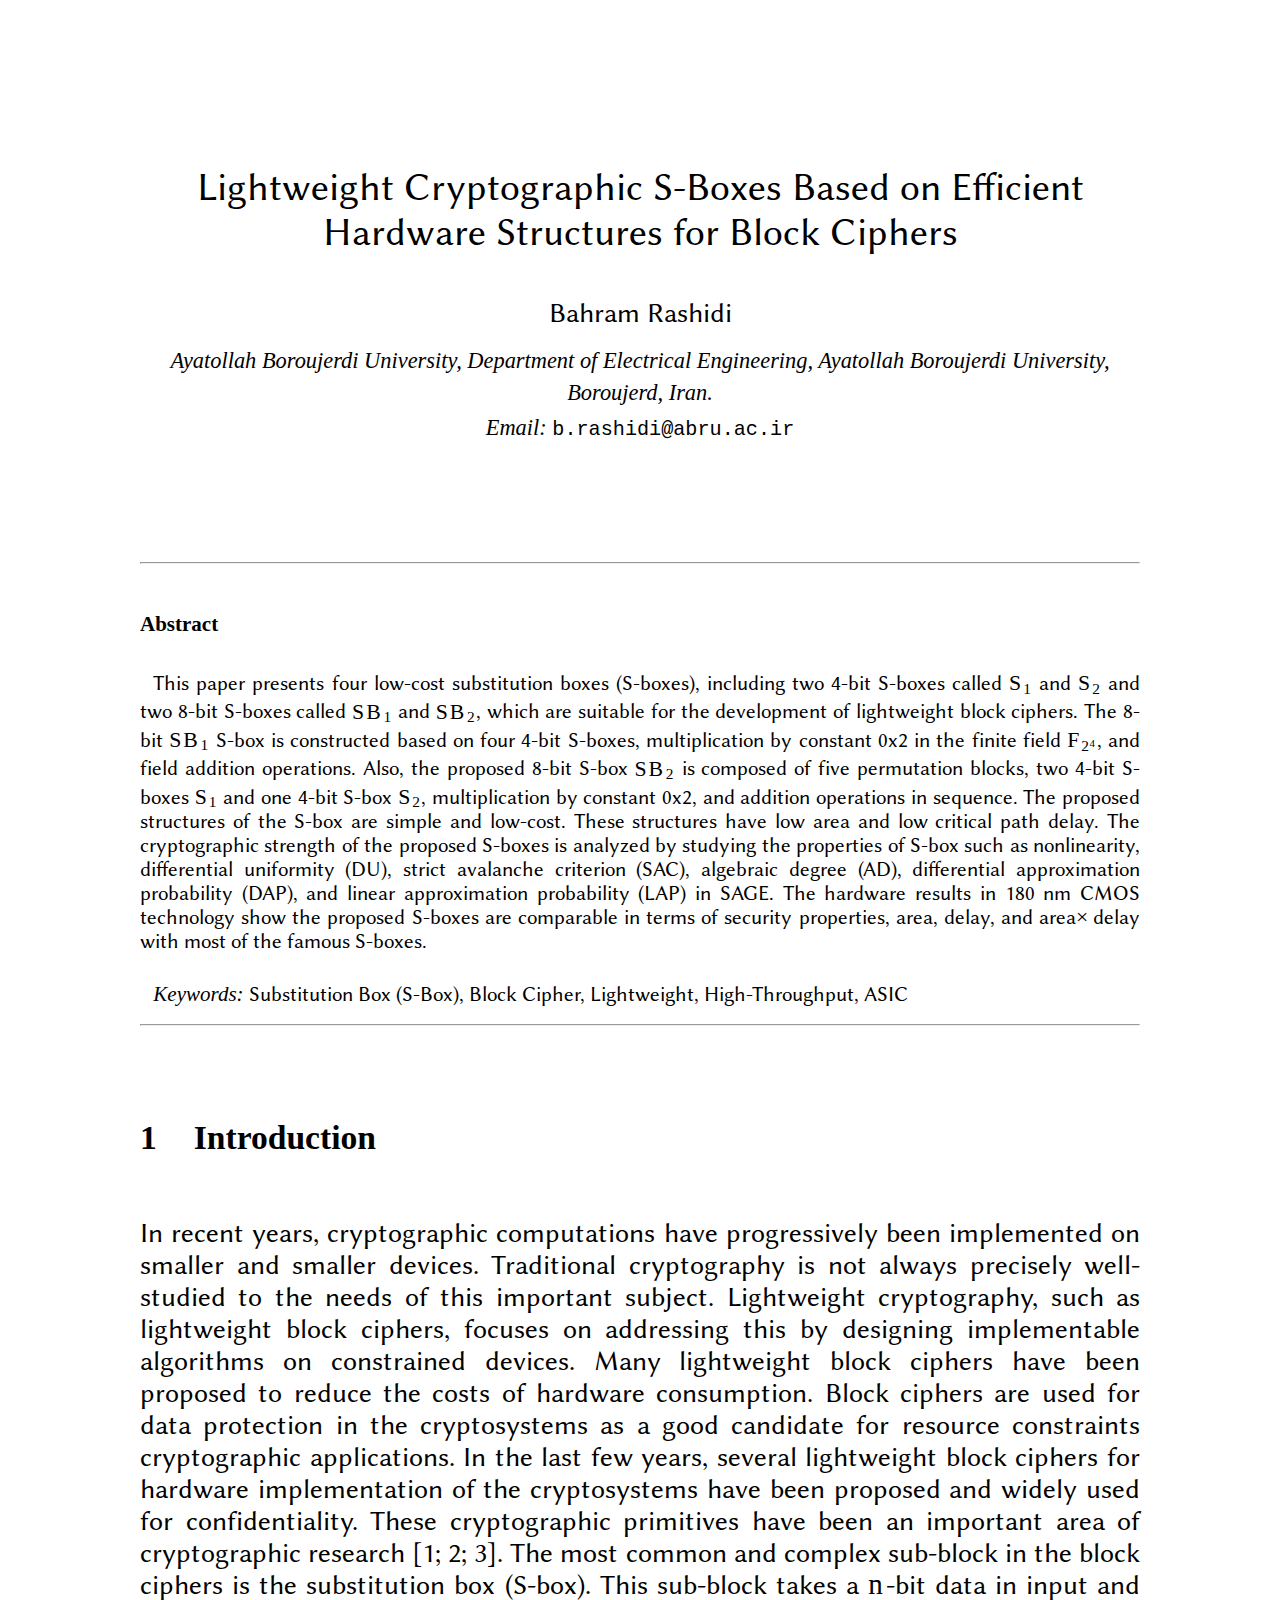
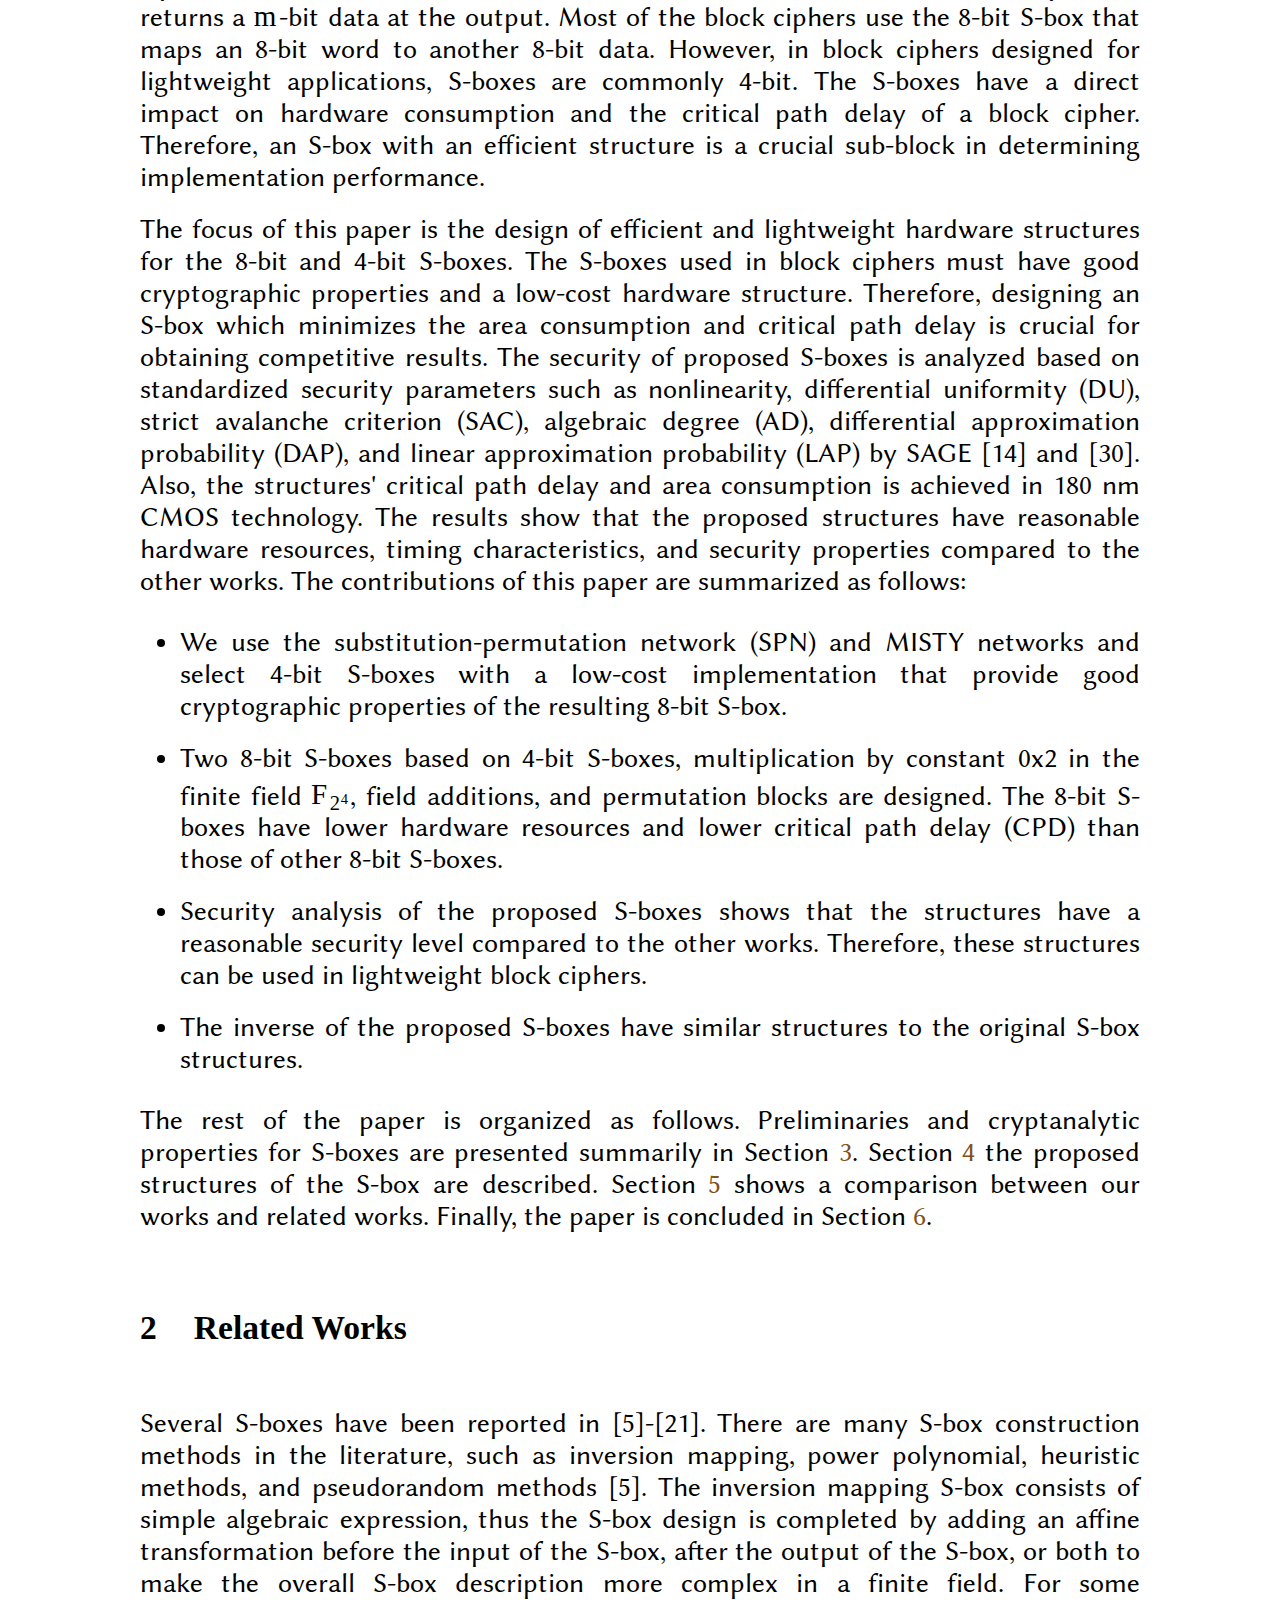
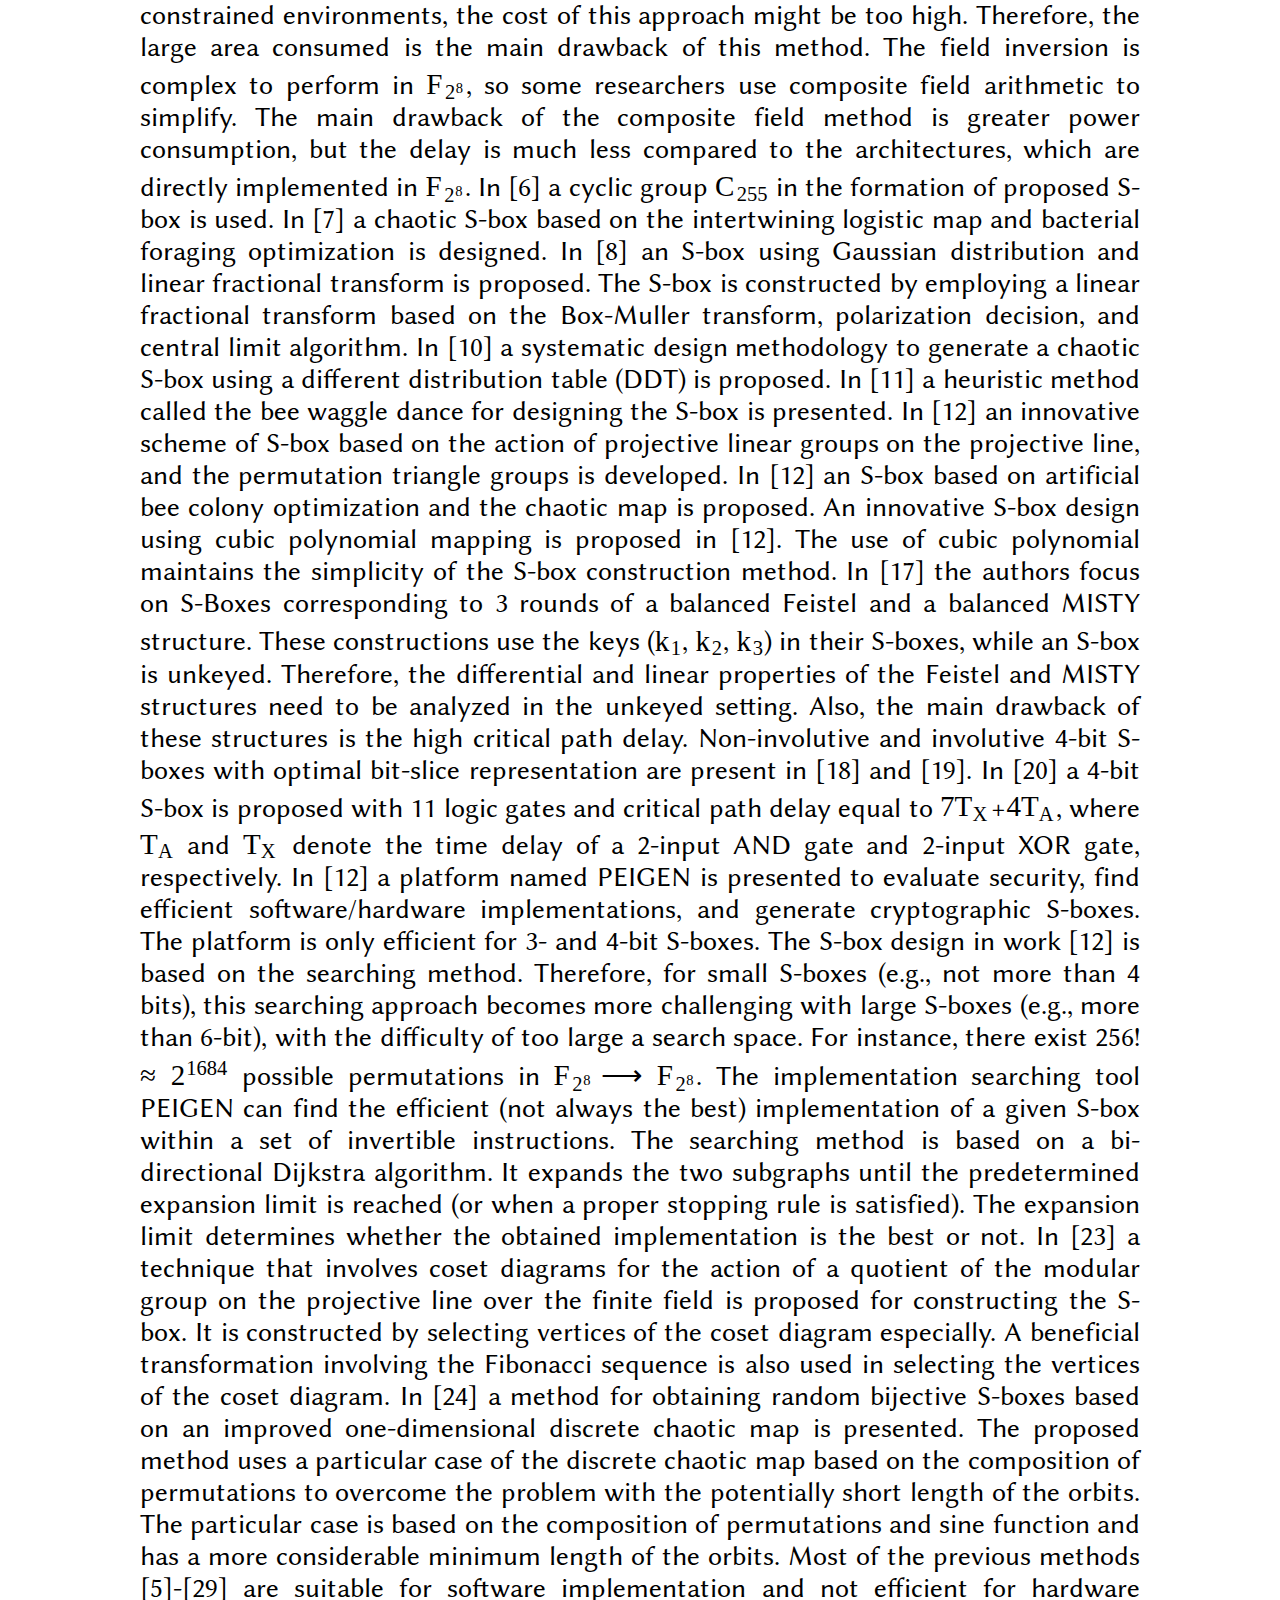
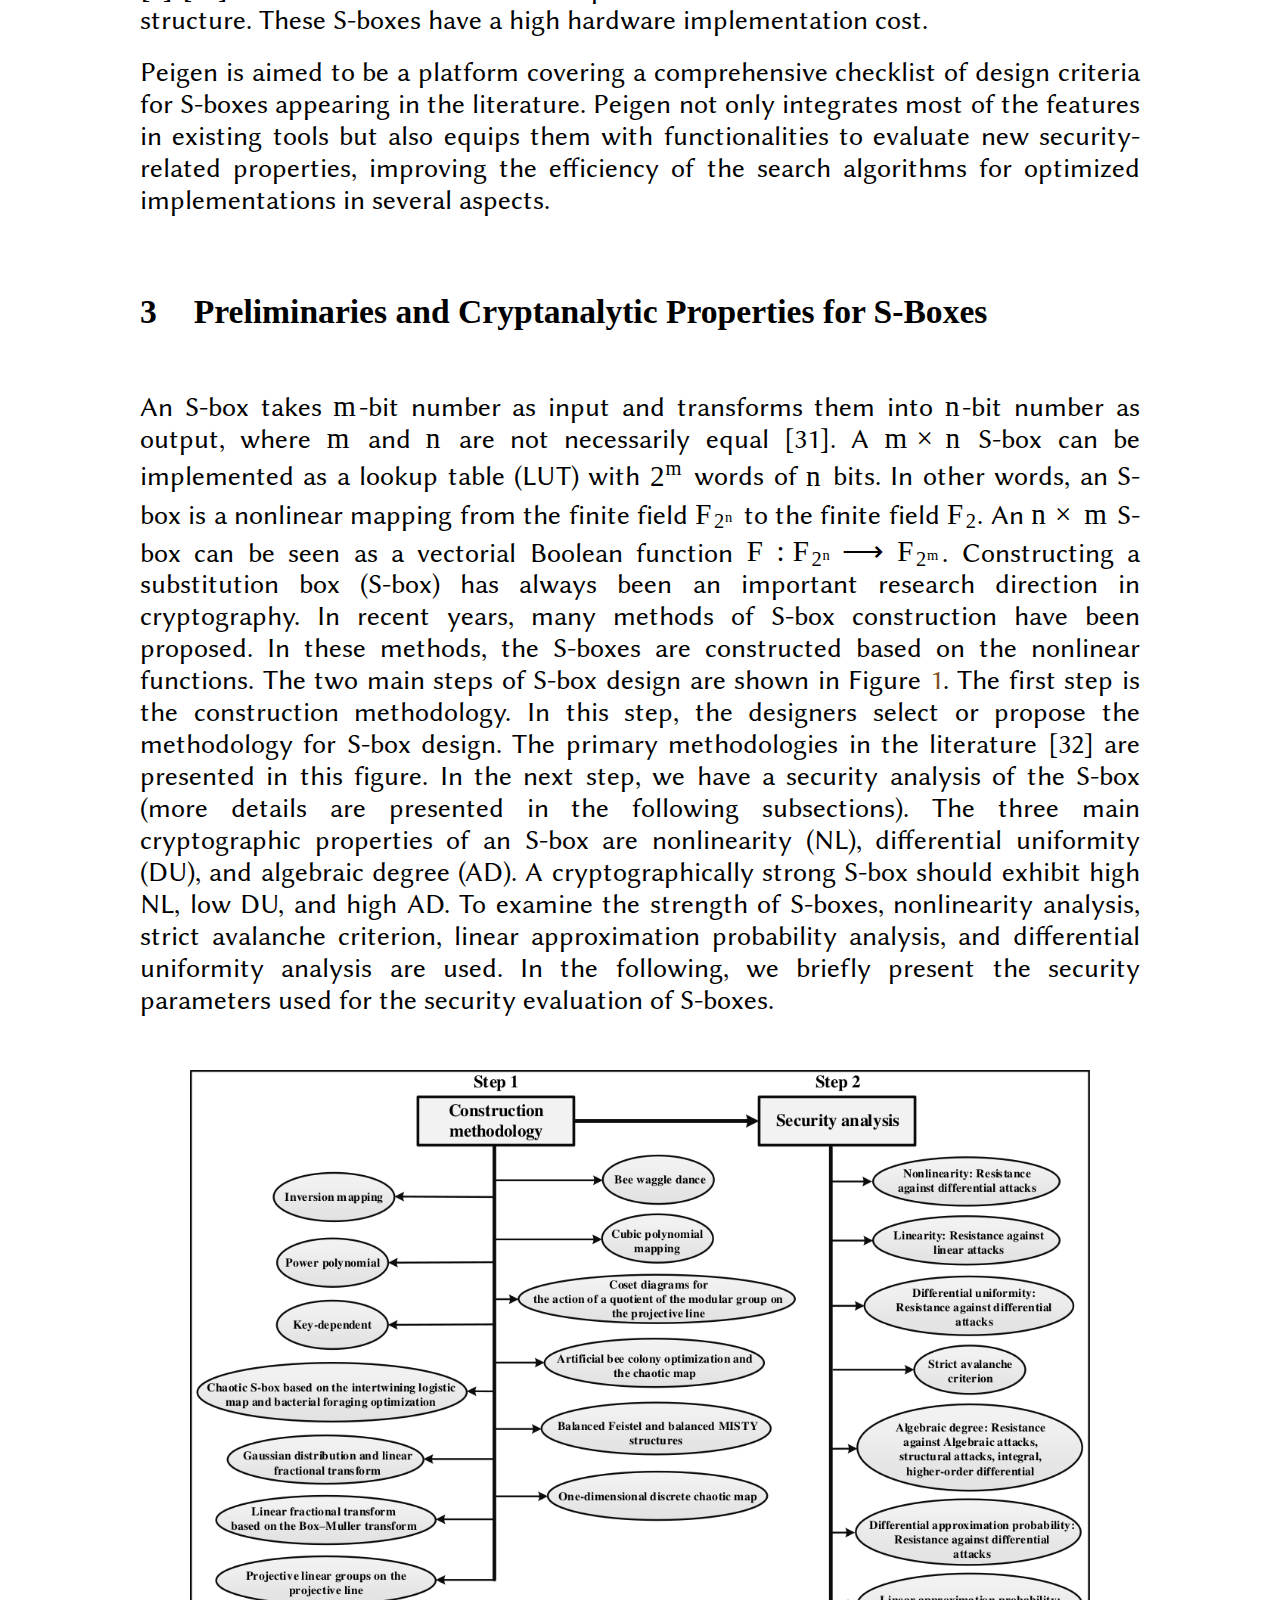
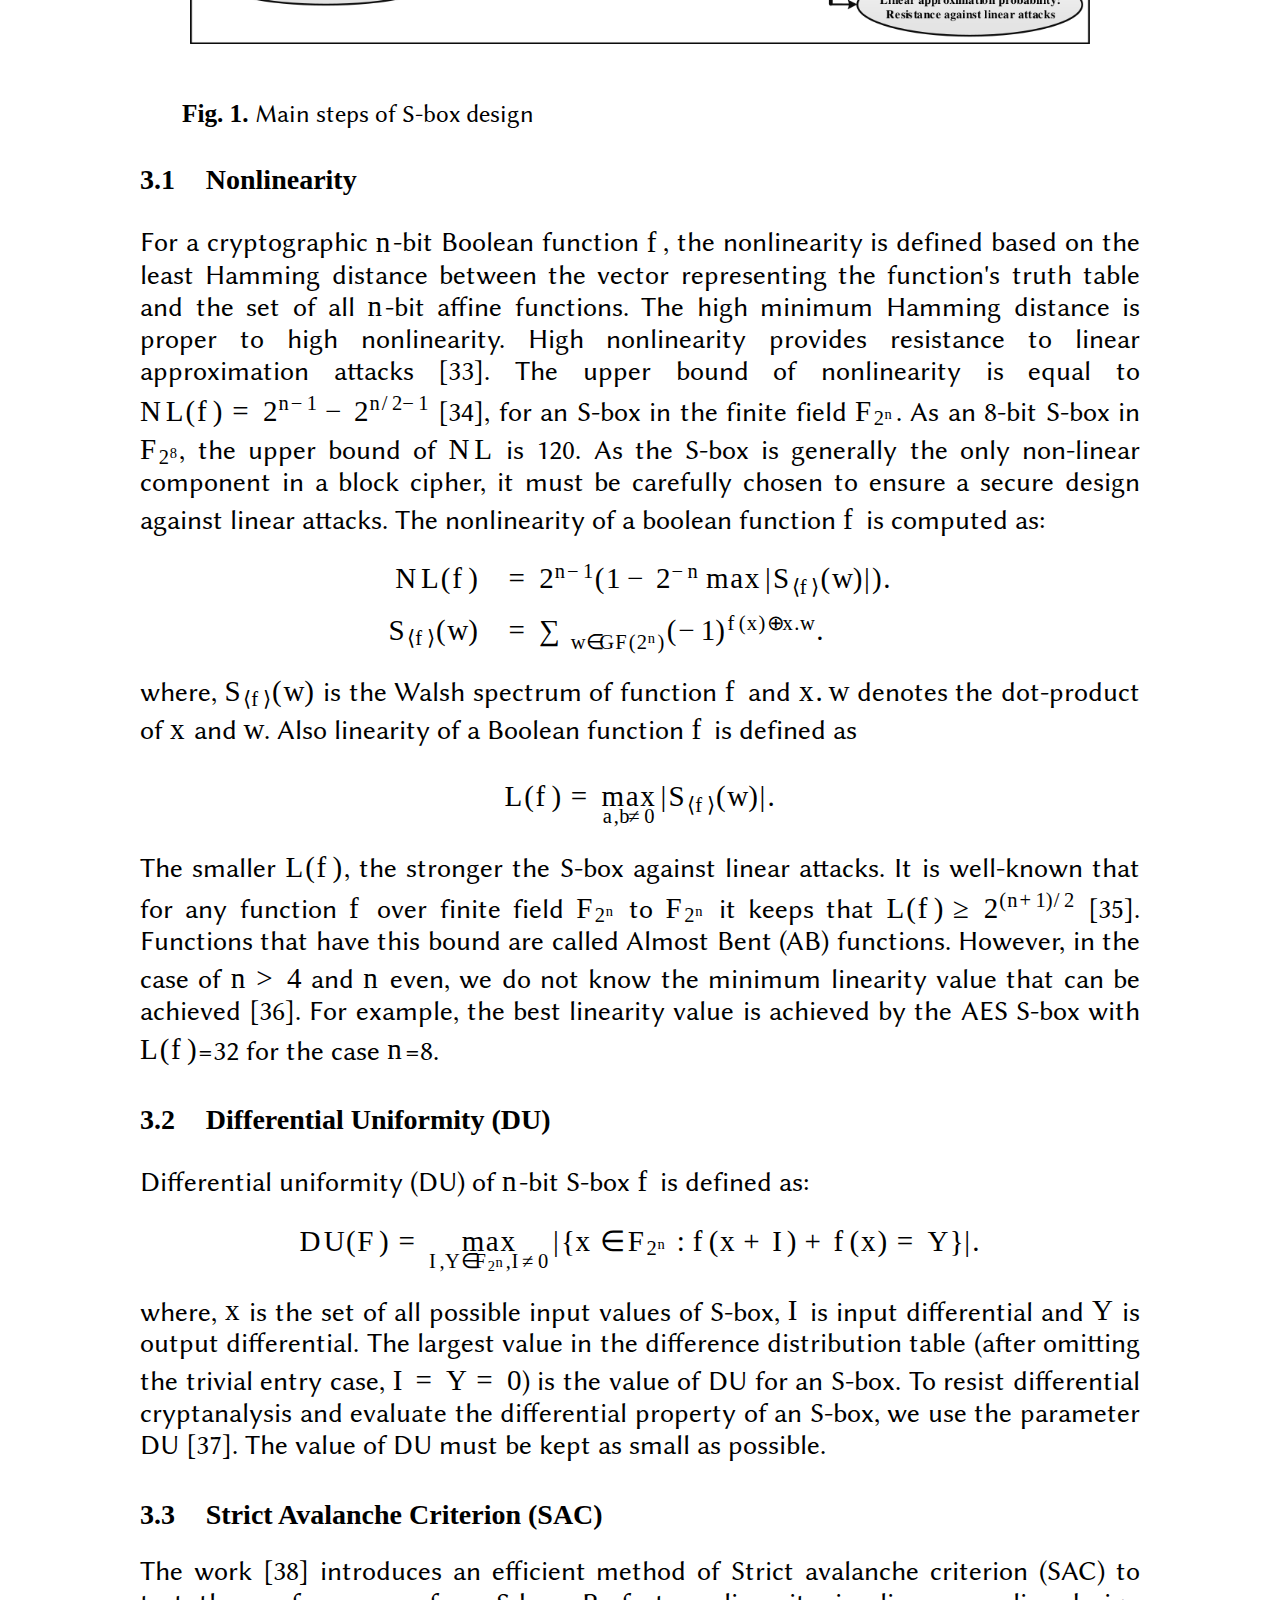
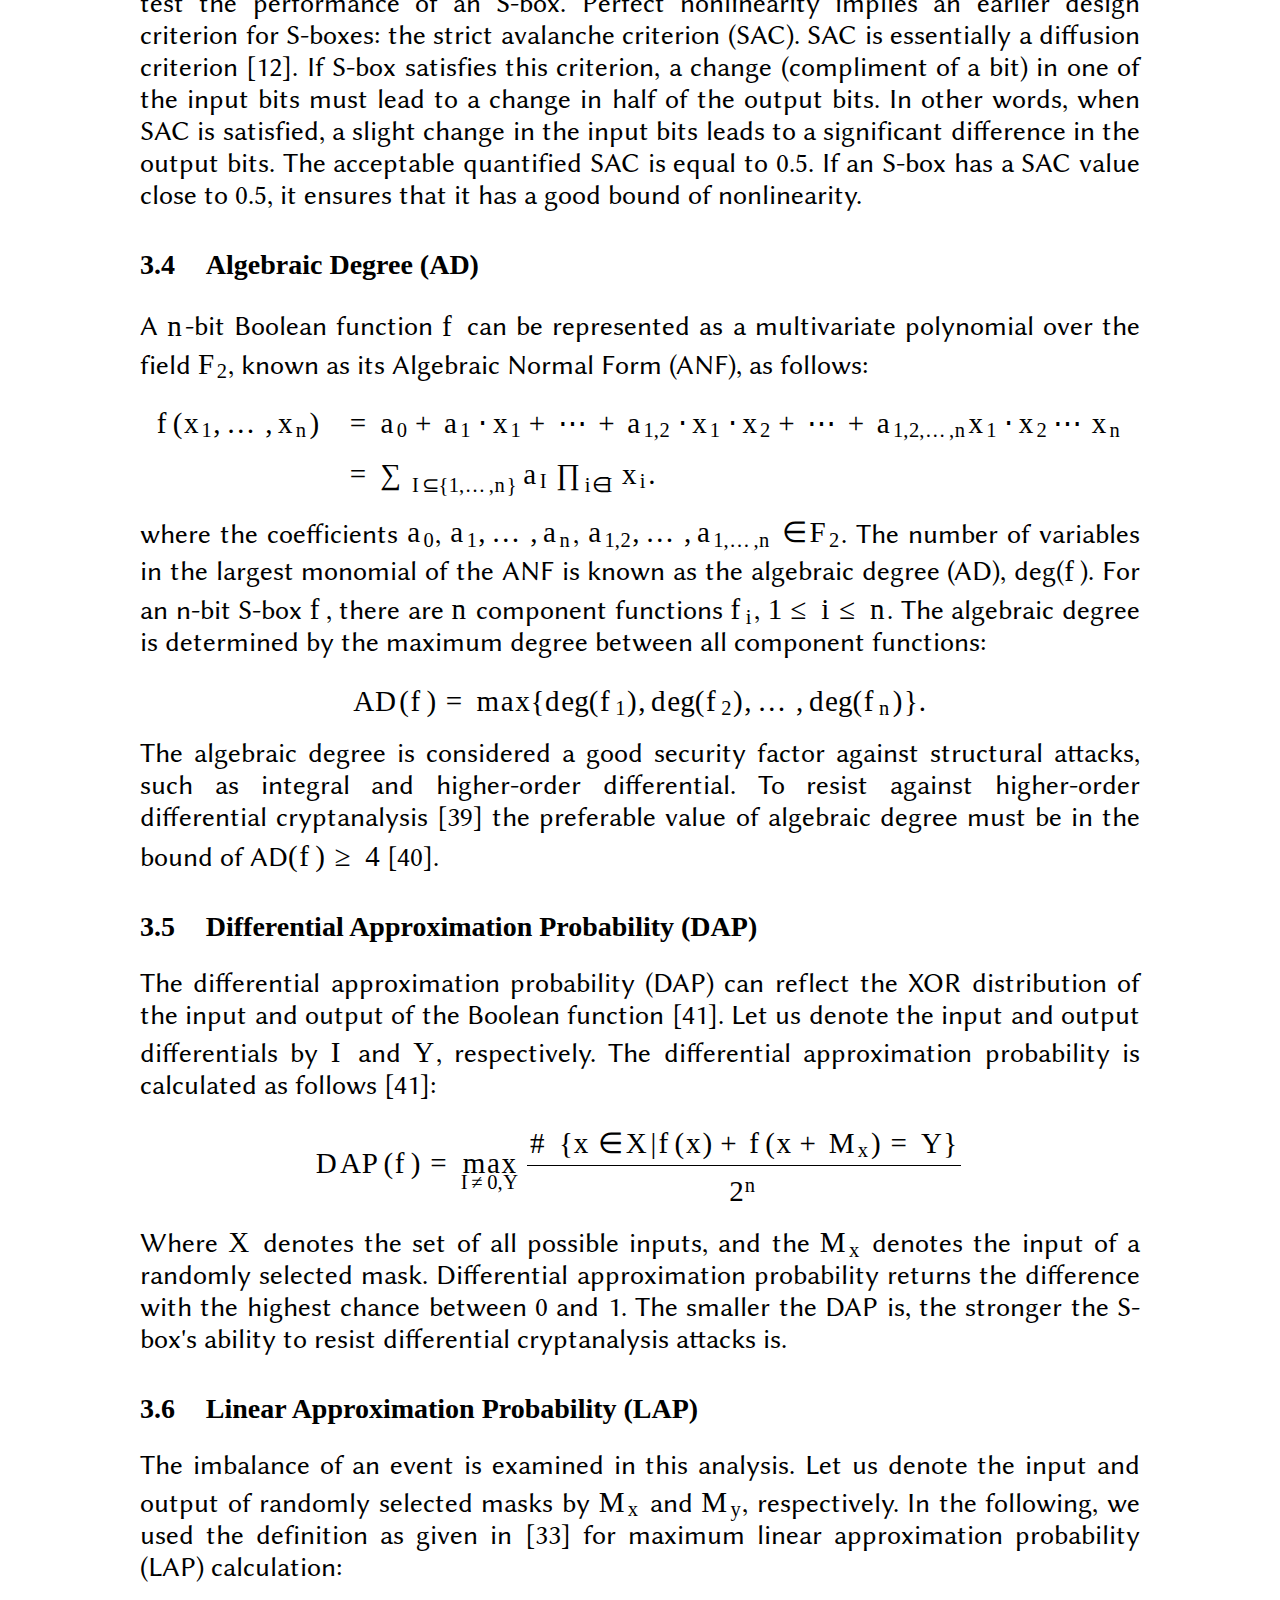
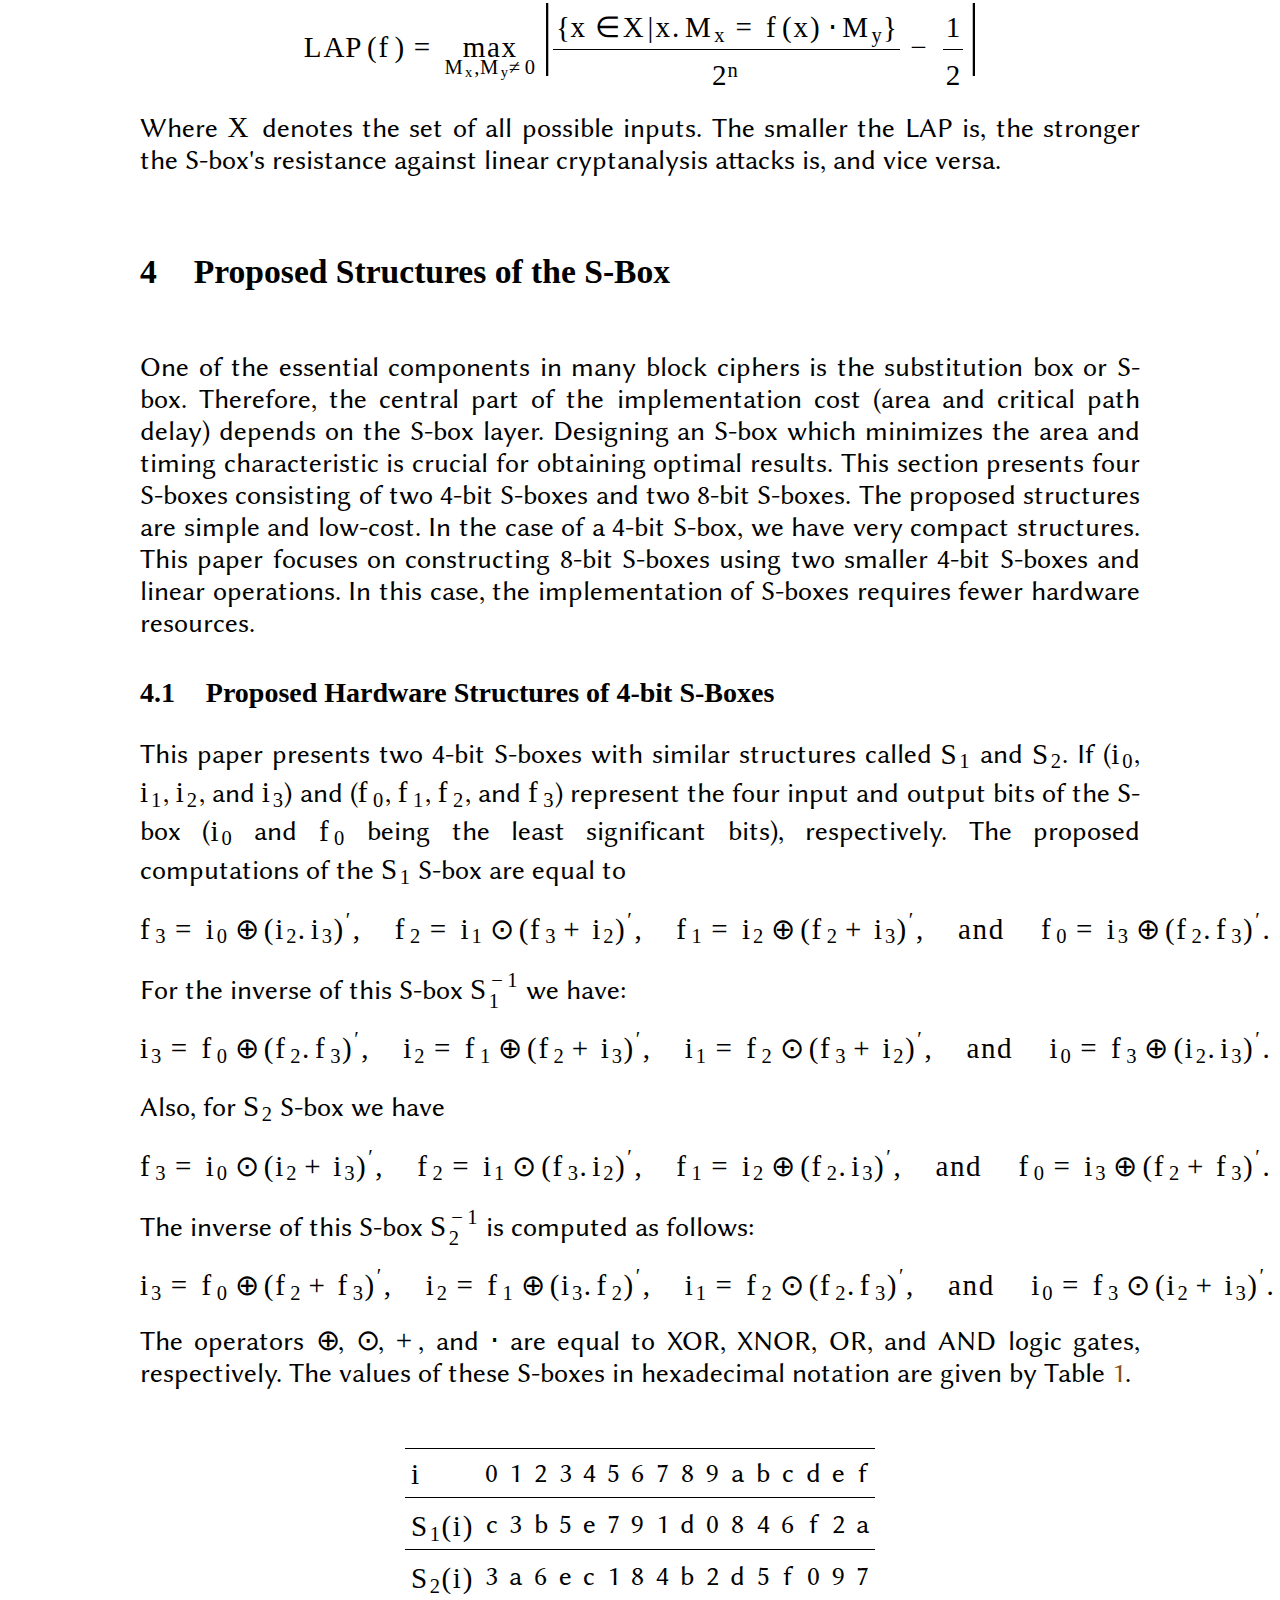
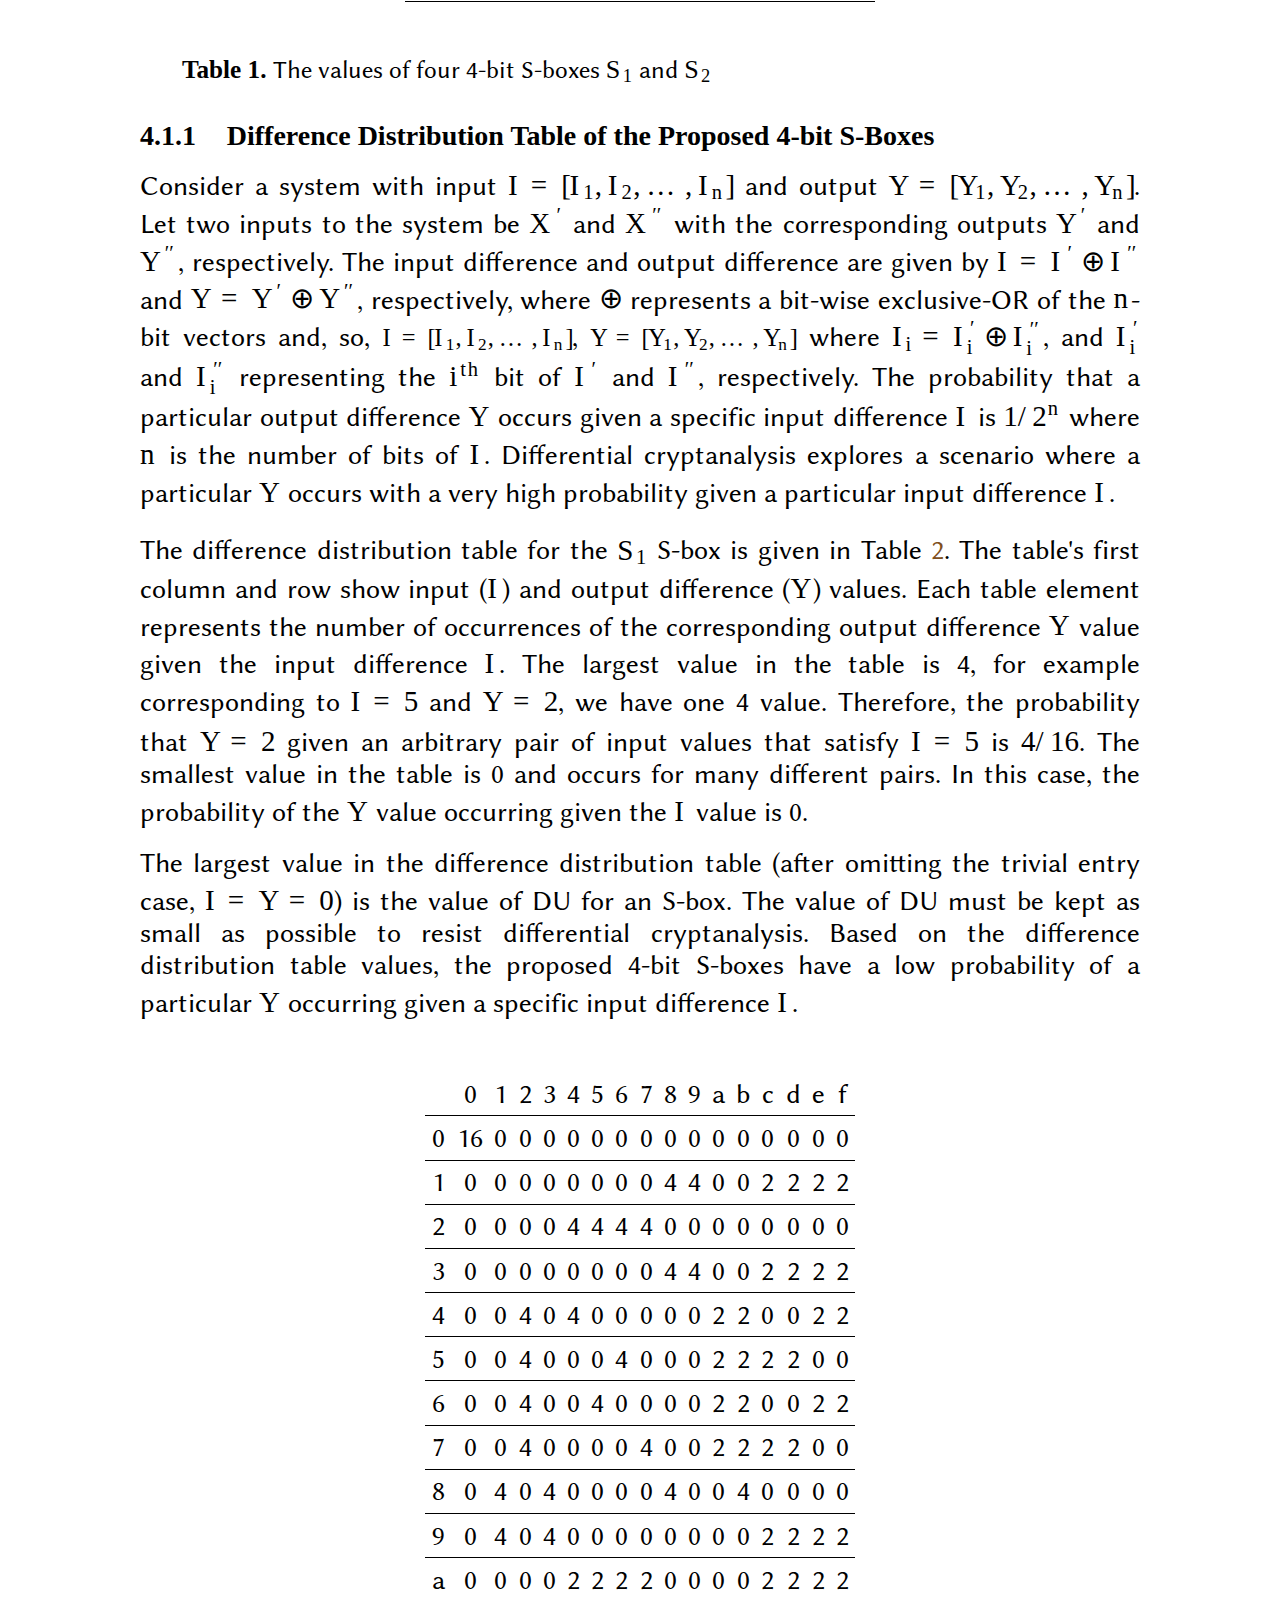
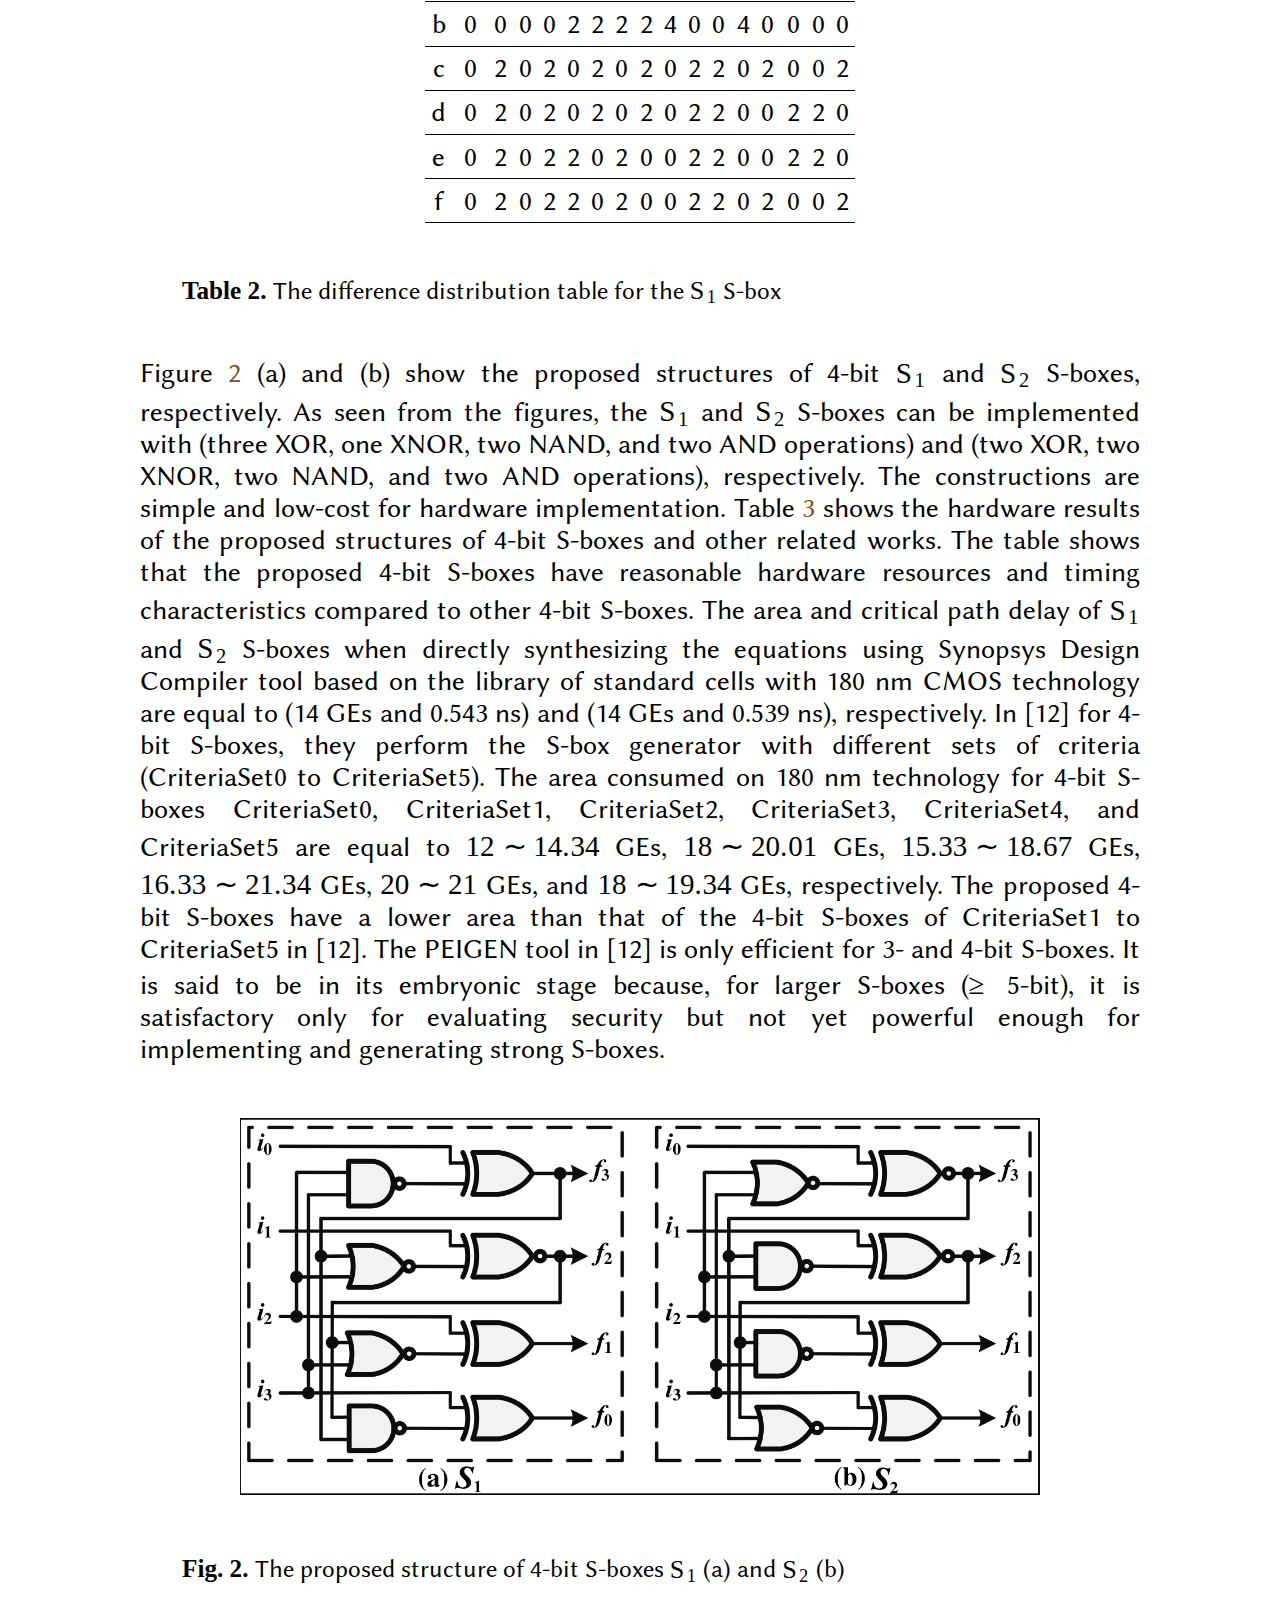
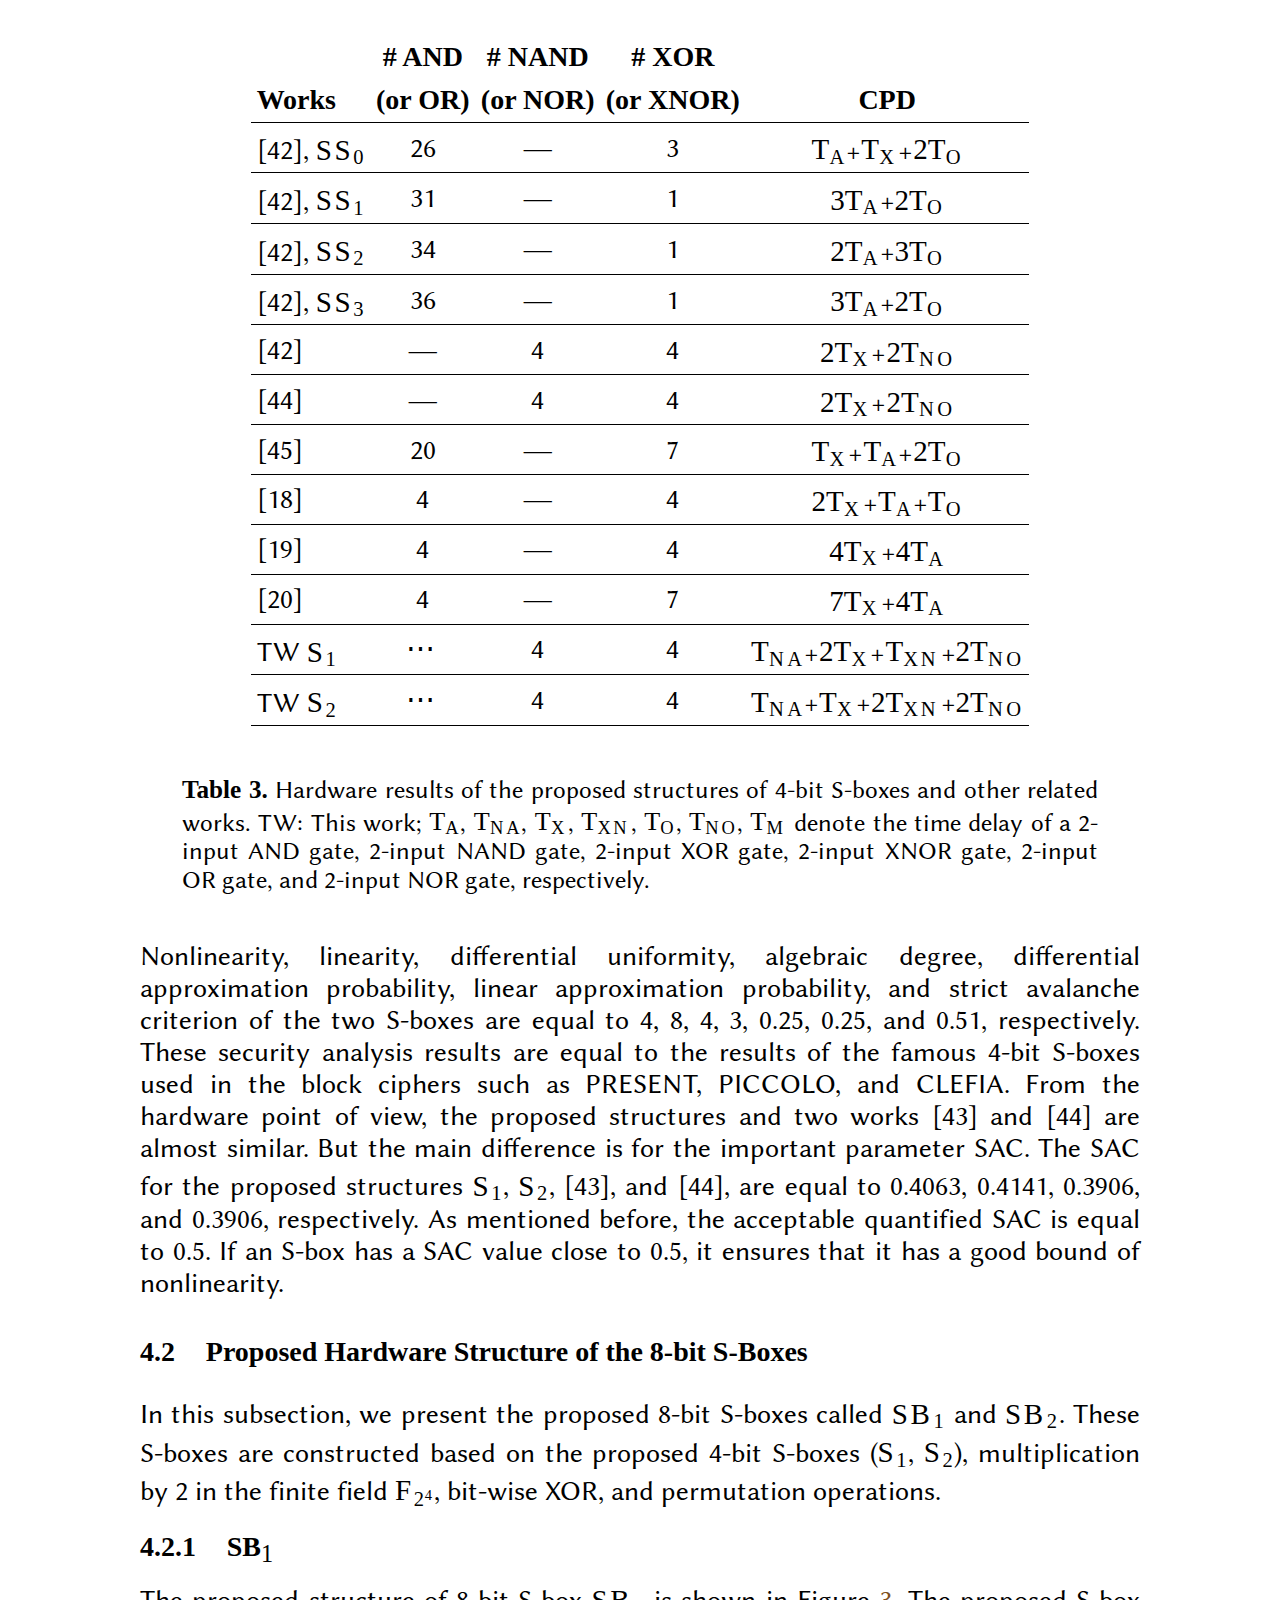
<file: sample1.html>
<?xml version="1.0" encoding="UTF-8"?>
<!DOCTYPE html PUBLIC "-//W3C//DTD XHTML 1.1//EN" "http://www.w3.org/TR/xhtml11/DTD/xhtml11.dtd">
<html xmlns:m="http://www.w3.org/1998/Math/MathML" xmlns="http://www.w3.org/1999/xhtml" xmlns:x="https://www.texmacs.org/2002/extensions">
  <head>
    <title>Lightweight Cryptographic S-Boxes Based on Efficient Hardware
    Structures for Block Ciphers</title>
    <meta content="TeXmacs 2.1.1" name="generator"></meta>
    <style type="text/css">
      body { text-align: justify } h5 { display: inline; padding-right: 1em }
      h6 { display: inline; padding-right: 1em } table { border-collapse:
      collapse } td { padding: 0.2em; vertical-align: baseline } dt { float:
      left; min-width: 1.75em; text-align: right; padding-right: 0.75em;
      font-weight: bold; } dd { margin-left: 2.75em; padding-bottom: 0.25em; }
      dd p { padding-top: 0em; } .subsup { display: inline; vertical-align:
      -0.2em } .subsup td { padding: 0px; text-align: left} .fraction {
      display: inline; vertical-align: -0.8em } .fraction td { padding: 0px;
      text-align: center } .wide { position: relative; margin-left: -0.4em }
      .accent { position: relative; margin-left: -0.4em; top: -0.1em }
      .title-block { width: 100%; text-align: center } .title-block p {
      margin: 0px } .compact-block p { margin-top: 0px; margin-bottom: 0px }
      .left-tab { text-align: left } .center-tab { text-align: center }
      .balloon-anchor { border-bottom: 1px dotted #000000; outline: none;
      cursor: help; position: relative; } .balloon-anchor [hidden] {
      margin-left: -999em; position: absolute; display: none; }
      .balloon-anchor: hover [hidden] { position: absolute; left: 1em; top:
      2em; z-index: 99; margin-left: 0; width: 500px; display: inline-block; }
      .balloon-body { } .ornament { border-width: 1px; border-style: solid;
      border-color: black; display: inline-block; padding: 0.2em; } .right-tab
      { float: right; position: relative; top: -1em; } .no-breaks {
      white-space: nowrap; } 
    </style>
    <link href="web-article.css" type="text/css" rel="stylesheet"></link>
    <script language="javascript" src="tex-mml-chtml.js"></script>
  </head>
  <body>
    <div class="toggle" style="display: none">
      <p>
        
      </p>
      <p>
        
      </p>
      <p>
        
      </p>
      <p>
        
      </p>
      <p>
        
      </p>
      <p>
        
      </p>
      <p>
        
      </p>
      <p>
        
      </p>
      <p>
        
      </p>
      <p>
        
      </p>
      <p>
        
      </p>
      <p>
        
      </p>
      <p>
        
      </p>
      <p>
        
      </p>
      <p>
        
      </p>
      <p>
        
      </p>
      <p>
        
      </p>
      <p>
        
      </p>
      <p>
        
      </p>
      <p>
        
      </p>
      <p>
        
      </p>
      <p>
        
      </p>
      <p>
        
      </p>
      <p>
        
      </p>
      <p>
        
      </p>
      <p>
        
      </p>
      <p>
        
      </p>
      <p>
        
      </p>
      <p>
        
      </p>
      <p>
        
      </p>
      <p>
        
      </p>
      <p>
        
      </p>
      <p>
        
      </p>
      <p>
        
      </p>
      <p>
        
      </p>
    </div>
    <table class="title-block" style="margin-bottom: 2em">
      <tr>
        <td><table class="title-block" style="margin-top: 0.5em; margin-bottom: 0.5em">
          <tr>
            <td><font style="font-size: 141.4%">Lightweight Cryptographic S-Boxes Based on
            Efficient Hardware Structures for Block Ciphers</font></td>
          </tr>
        </table><div class="compact-block" style="margin-top: 1em; margin-bottom: 1em">
          <table class="title-block">
            <tr>
              <td><p>
                <div style="display: inline">
                  <span style="margin-left: 0pt"></span>
                </div>
                <table style="display: inline-table; vertical-align: middle">
                  <tbody><tr>
                    <td style="text-align: center; padding-left: 0em; padding-right: 0em; padding-bottom: 0em; padding-top: 0em; width: 100%"><center>
                      <p>
                        Bahram Rashidi
                      </p>
                    </center></td>
                  </tr></tbody>
                </table>
              </p><p style="margin-top: 0.5em; margin-bottom: 0.5em">
                <div style="display: inline">
                  <span style="margin-left: 0pt"></span>
                </div>
                <table style="display: inline-table; vertical-align: middle">
                  <tbody><tr>
                    <td style="text-align: center; padding-left: 0em; padding-right: 0em; padding-bottom: 0em; padding-top: 0em; width: 100%"><center>
                      <p>
                        <font style="font-size: 80.0%"><em>Ayatollah Boroujerdi University,
                        Department of Electrical Engineering, Ayatollah
                        Boroujerdi University, Boroujerd, Iran.</em></font>
                      </p>
                    </center></td>
                  </tr></tbody>
                </table>
              </p><p>
                <div style="display: inline">
                  <span style="margin-left: 0pt"></span>
                </div>
                <table style="display: inline-table; vertical-align: middle">
                  <tbody><tr>
                    <td style="text-align: center; padding-left: 0em; padding-right: 0em; padding-bottom: 0em; padding-top: 0em; width: 100%"><center>
                      <p>
                        <font style="font-size: 80.0%"><i>Email: </i> <tt class="verbatim">b.rashidi@abru.ac.ir</tt></font>
                      </p>
                    </center></td>
                  </tr></tbody>
                </table>
              </p></td>
            </tr>
          </table>
        </div></td>
      </tr>
    </table>
    <div style="margin-top: 2em; margin-bottom: 5pt; text-indent: 10pt">
      <font style="font-size: 75.0%"><p style="margin-bottom: 5pt">
        <hr></hr><br /><b>Abstract</b>
      </p></font>
    </div>
    <div style="margin-bottom: 0.5em; text-indent: 10pt">
      <font style="font-size: 75.0%"><p style="margin-bottom: 0.5em">
        This paper presents four low-cost substitution boxes (S-boxes),
        including two 4-bit S-boxes called \(S_1\) and \(S_2\) and two 8-bit
        S-boxes called \(SB_1\) and \(SB_2\), which are suitable for the
        development of lightweight block ciphers. The 8-bit \(SB_1\) S-box is
        constructed based on four 4-bit S-boxes, multiplication by constant
        0x2 in the finite field \(\mathbb{F}_{2^4}\), and field addition
        operations. Also, the proposed 8-bit S-box \(SB_2\) is composed of
        five permutation blocks, two 4-bit S-boxes \(S_1\) and one 4-bit S-box
        \(S_2\), multiplication by constant 0x2, and addition operations in
        sequence. The proposed structures of the S-box are simple and
        low-cost. These structures have low area and low critical path delay.
        The cryptographic strength of the proposed S-boxes is analyzed by
        studying the properties of S-box such as nonlinearity, differential
        uniformity (DU), strict avalanche criterion (SAC), algebraic degree
        (AD), differential approximation probability (DAP), and linear
        approximation probability (LAP) in SAGE. The hardware results in 180
        nm CMOS technology show the proposed S-boxes are comparable in terms
        of security properties, area, delay, and area\(\times\)delay with most
        of the famous S-boxes.
      </p></font>
    </div>
    <div style="margin-bottom: 1em; text-indent: 10pt">
      <font style="font-size: 75.0%"><p>
        <em>Keywords:</em>  Substitution Box (S-Box), Block Cipher,
        Lightweight, High-Throughput, ASIC<br /><hr></hr>
      </p></font>
    </div>
    <h2 id="auto-1"><a id="sec:intro"></a>1<span style="margin-left: 1.1em"></span>Introduction<span style="margin-left: 1.1em"></span></h2>
    <p>
      In recent years, cryptographic computations have progressively been
      implemented on smaller and smaller devices. Traditional cryptography is
      not always precisely well-studied to the needs of this important
      subject. Lightweight cryptography, such as lightweight block ciphers,
      focuses on addressing this by designing implementable algorithms on
      constrained devices. Many lightweight block ciphers have been proposed
      to reduce the costs of hardware consumption. Block ciphers are used for
      data protection in the cryptosystems as a good candidate for resource
      constraints cryptographic applications. In the last few years, several
      lightweight block ciphers for hardware implementation of the
      cryptosystems have been proposed and widely used for confidentiality.
      These cryptographic primitives have been an important area of
      cryptographic research [1; 2; 3]. The most common and complex sub-block
      in the block ciphers is the substitution box (S-box). This sub-block
      takes a \(n\)-bit data in input and returns a \(m\)-bit data at the
      output. Most of the block ciphers use the 8-bit S-box that maps an 8-bit
      word to another 8-bit data. However, in block ciphers designed for
      lightweight applications, S-boxes are commonly 4-bit. The S-boxes have a
      direct impact on hardware consumption and the critical path delay of a
      block cipher. Therefore, an S-box with an efficient structure is a
      crucial sub-block in determining implementation performance.
    </p>
    <p>
      The focus of this paper is the design of efficient and lightweight
      hardware structures for the 8-bit and 4-bit S-boxes. The S-boxes used in
      block ciphers must have good cryptographic properties and a low-cost
      hardware structure. Therefore, designing an S-box which minimizes the
      area consumption and critical path delay is crucial for obtaining
      competitive results. The security of proposed S-boxes is analyzed based
      on standardized security parameters such as nonlinearity, differential
      uniformity (DU), strict avalanche criterion (SAC), algebraic degree
      (AD), differential approximation probability (DAP), and linear
      approximation probability (LAP) by SAGE [14] and [30]. Also, the
      structures' critical path delay and area consumption is achieved in 180
      nm CMOS technology. The results show that the proposed structures have
      reasonable hardware resources, timing characteristics, and security
      properties compared to the other works. The contributions of this paper
      are summarized as follows:
    </p>
    <ul>
      <li>
        <p>
          We use the substitution-permutation network (SPN) and MISTY networks
          and select 4-bit S-boxes with a low-cost implementation that provide
          good cryptographic properties of the resulting 8-bit S-box.
        </p>
      </li>
      <li>
        <p>
          Two 8-bit S-boxes based on 4-bit S-boxes, multiplication by constant
          0x2 in the finite field \(\mathbb{F}_{2^4}\), field additions, and
          permutation blocks are designed. The 8-bit S-boxes have lower
          hardware resources and lower critical path delay (CPD) than those of
          other 8-bit S-boxes.
        </p>
      </li>
      <li>
        <p>
          Security analysis of the proposed S-boxes shows that the structures
          have a reasonable security level compared to the other works.
          Therefore, these structures can be used in lightweight block
          ciphers.
        </p>
      </li>
      <li>
        <p>
          The inverse of the proposed S-boxes have similar structures to the
          original S-box structures.
        </p>
      </li>
    </ul>
    <p>
      The rest of the paper is organized as follows. Preliminaries and
      cryptanalytic properties for S-boxes are presented summarily in Section
      <a href="#sec-S">3</a>. Section <a href="#sec-M">4</a> the proposed structures of the
      S-box are described. Section <a href="#sec-com">5</a> shows a comparison between
      our works and related works. Finally, the paper is concluded in Section
      <a href="#sec-end">6</a>.
    </p>
    <h2 id="auto-2"><a id="sec rw"></a>2<span style="margin-left: 1.1em"></span>Related Works<span style="margin-left: 1.1em"></span></h2>
    <p>
      Several S-boxes have been reported in [5]-[21]. There are many S-box
      construction methods in the literature, such as inversion mapping, power
      polynomial, heuristic methods, and pseudorandom methods [5]. The
      inversion mapping S-box consists of simple algebraic expression, thus
      the S-box design is completed by adding an affine transformation before
      the input of the S-box, after the output of the S-box, or both to make
      the overall S-box description more complex in a finite field. For some
      constrained environments, the cost of this approach might be too high.
      Therefore, the large area consumed is the main drawback of this method.
      The field inversion is complex to perform in \(\mathbb{F}_{2^8}\), so
      some researchers use composite field arithmetic to simplify. The main
      drawback of the composite field method is greater power consumption, but
      the delay is much less compared to the architectures, which are directly
      implemented in \(\mathbb{F}_{2^8}\). In [6] a cyclic group \(C_{255}\)
      in the formation of proposed S-box is used. In [7] a chaotic S-box based
      on the intertwining logistic map and bacterial foraging optimization is
      designed. In [8] an S-box using Gaussian distribution and linear
      fractional transform is proposed. The S-box is constructed by employing
      a linear fractional transform based on the Box-Muller transform,
      polarization decision, and central limit algorithm. In [10] a systematic
      design methodology to generate a chaotic S-box using a different
      distribution table (DDT) is proposed. In [11] a heuristic method called
      the bee waggle dance for designing the S-box is presented. In [12] an
      innovative scheme of S-box based on the action of projective linear
      groups on the projective line, and the permutation triangle groups is
      developed. In [12] an S-box based on artificial bee colony optimization
      and the chaotic map is proposed. An innovative S-box design using cubic
      polynomial mapping is proposed in [12]. The use of cubic polynomial
      maintains the simplicity of the S-box construction method. In [17] the
      authors focus on S-Boxes corresponding to 3 rounds of a balanced Feistel
      and a balanced MISTY structure. These constructions use the keys
      (\(k_1\), \(k_2\), \(k_3\)) in their S-boxes, while an S-box is unkeyed.
      Therefore, the differential and linear properties of the Feistel and
      MISTY structures need to be analyzed in the unkeyed setting. Also, the
      main drawback of these structures is the high critical path delay.
      Non-involutive and involutive 4-bit S-boxes with optimal bit-slice
      representation are present in [18] and [19]. In [20] a 4-bit S-box is
      proposed with 11 logic gates and critical path delay equal to \(7
      T_X\)+\(4 T_A\), where \(T_A\) and \(T_X\) denote the time delay of a
      2-input AND gate and 2-input XOR gate, respectively. In [12] a platform
      named PEIGEN is presented to evaluate security, find efficient
      software/hardware implementations, and generate cryptographic S-boxes.
      The platform is only efficient for 3- and 4-bit S-boxes. The S-box
      design in work [12] is based on the searching method. Therefore, for
      small S-boxes (e.g., not more than 4 bits), this searching approach
      becomes more challenging with large S-boxes (e.g., more than 6-bit),
      with the difficulty of too large a search space. For instance, there
      exist 256! \(\approx 2^{1684}\) possible permutations in
      \(\mathbb{F}_{2^8} \longrightarrow \mathbb{F}_{2^8}\). The
      implementation searching tool PEIGEN can find the efficient (not always
      the best) implementation of a given S-box within a set of invertible
      instructions. The searching method is based on a bi-directional Dijkstra
      algorithm. It expands the two subgraphs until the predetermined
      expansion limit is reached (or when a proper stopping rule is
      satisfied). The expansion limit determines whether the obtained
      implementation is the best or not. In [23] a technique that involves
      coset diagrams for the action of a quotient of the modular group on the
      projective line over the finite field is proposed for constructing the
      S-box. It is constructed by selecting vertices of the coset diagram
      especially. A beneficial transformation involving the Fibonacci sequence
      is also used in selecting the vertices of the coset diagram. In [24] a
      method for obtaining random bijective S-boxes based on an improved
      one-dimensional discrete chaotic map is presented. The proposed method
      uses a particular case of the discrete chaotic map based on the
      composition of permutations to overcome the problem with the potentially
      short length of the orbits. The particular case is based on the
      composition of permutations and sine function and has a more
      considerable minimum length of the orbits. Most of the previous methods
      [5]-[29] are suitable for software implementation and not efficient for
      hardware structure. These S-boxes have a high hardware implementation
      cost.
    </p>
    <p>
      Peigen is aimed to be a platform covering a comprehensive checklist of
      design criteria for S-boxes appearing in the literature. Peigen not only
      integrates most of the features in existing tools but also equips them
      with functionalities to evaluate new security-related properties,
      improving the efficiency of the search algorithms for optimized
      implementations in several aspects.
    </p>
    <h2 id="auto-3"><a id="sec-S"></a>3<span style="margin-left: 1.1em"></span>Preliminaries and Cryptanalytic
    Properties for S-Boxes<span style="margin-left: 1.1em"></span></h2>
    <p>
      An S-box takes \(m\)-bit number as input and transforms them into
      \(n\)-bit number as output, where \(m\) and \(n\) are not necessarily
      equal [31]. A \(m \times n\) S-box can be implemented as a lookup table
      (LUT) with \(2^m\) words of \(n\) bits. In other words, an S-box is a
      nonlinear mapping from the finite field \(\mathbb{F}_{2^n}\) to the
      finite field \(\mathbb{F}_2\). An \(n \times m\) S-box can be seen as a
      vectorial Boolean function \(F : \mathbb{F}_{2^n} \longrightarrow
      \mathbb{F}_{2^m}\). Constructing a substitution box (S-box) has always
      been an important research direction in cryptography. In recent years,
      many methods of S-box construction have been proposed. In these methods,
      the S-boxes are constructed based on the nonlinear functions. The two
      main steps of S-box design are shown in Figure <a href="#fig:FF2">1</a>. The first
      step is the construction methodology. In this step, the designers select
      or propose the methodology for S-box design. The primary methodologies
      in the literature [32] are presented in this figure. In the next step,
      we have a security analysis of the S-box (more details are presented in
      the following subsections). The three main cryptographic properties of
      an S-box are nonlinearity (NL), differential uniformity (DU), and
      algebraic degree (AD). A cryptographically strong S-box should exhibit
      high NL, low DU, and high AD. To examine the strength of S-boxes,
      nonlinearity analysis, strict avalanche criterion, linear approximation
      probability analysis, and differential uniformity analysis are used. In
      the following, we briefly present the security parameters used for the
      security evaluation of S-boxes.
    </p>
    <div style="margin-top: 1em; margin-bottom: 1em">
      <table style="width: 100%">
        <tbody><tr>
          <td style="text-align: center; padding-left: 0em; padding-right: 0em"><center>
            <img class="image" src="FF2.png" width="90%"></img><a id="fig:FF2"></a>
          </center></td>
        </tr><tr>
          <td style="text-align: center; padding-left: 0em; padding-right: 0em; height: 0.5em"></td>
        </tr><tr>
          <td style="text-align: center; padding-left: 0em; padding-right: 0em; padding-left: 1.5em; padding-right: 1.5em"><div class="caption">
            <font style="font-size: 90.0%"><p>
              <b>Fig. 1. </b><a id="auto-4"></a>Main steps of S-box design
            </p></font>
          </div></td>
        </tr></tbody>
      </table>
    </div>
    <h3 id="auto-5">3.1<span style="margin-left: 1.1em"></span>Nonlinearity<span style="margin-left: 1.1em"></span></h3>
    <p>
      For a cryptographic \(n\)-bit Boolean function \(f\), the nonlinearity
      is defined based on the least Hamming distance between the vector
      representing the function's truth table and the set of all \(n\)-bit
      affine functions. The high minimum Hamming distance is proper to high
      nonlinearity. High nonlinearity provides resistance to linear
      approximation attacks [33]. The upper bound of nonlinearity is equal to
      \(NL (f) = 2^{n - 1} - 2^{n / 2 - 1}\) [34], for an S-box in the finite
      field \(\mathbb{F}_{2^n}\). As an 8-bit S-box in \(\mathbb{F}_{2^8}\),
      the upper bound of \(NL\) is 120. As the S-box is generally the only
      non-linear component in a block cipher, it must be carefully chosen to
      ensure a secure design against linear attacks. The nonlinearity of a
      boolean function \(f\) is computed as:
    </p>
    <center>
      \(\displaystyle \begin{array}{rl}
  NL (f) & = 2^{n - 1}  (1 - 2^{- n}
      \max |S_{\langle f \rangle} (w) |) .\\
  S_{\langle f \rangle} (w) & =
      \sum_{w \in {\text{GF}} (2^n)} (- 1)^{f (x)
  \oplus x.w}
      .
\end{array}\)
    </center>
    <p style="margin-bottom: 0.2cm">
      where, \(S_{\langle f \rangle} (w)\) is the Walsh spectrum of function
      \(f\) and \(x.w\) denotes the dot-product of \(x\) and \(w\). Also
      linearity of a Boolean function \(f\) is defined as 
    </p>
    <center>
      \(\displaystyle L (f) = \max_{a, b \neq 0} | S_{\langle f \rangle} (w) |
      .\)
    </center>
    <p>
      The smaller \(L (f)\), the stronger the S-box against linear attacks. It
      is well-known that for any function \(f\) over finite field
      \(\mathbb{F}_{2^n}\) to \(\mathbb{F}_{2^n}\) it keeps that \(L (f) \geq
      2^{(n + 1) / 2}\) [35]. Functions that have this bound are called Almost
      Bent (AB) functions. However, in the case of \(n > 4\) and \(n\) even,
      we do not know the minimum linearity value that can be achieved [36].
      For example, the best linearity value is achieved by the AES S-box with
      \(L (f)\)=32 for the case \(n\)=8.
    </p>
    <h3 id="auto-6">3.2<span style="margin-left: 1.1em"></span>Differential Uniformity (DU)<span style="margin-left: 1.1em"></span></h3>
    <p>
      Differential uniformity (DU) of \(n\)-bit S-box \(f\) is defined as:
    </p>
    <center>
      \(\displaystyle DU (F) = \max_{ I,  Y \in \mathbb{F}_{2^n},  I \neq 0}
      \left| \left\{ x \in
\mathbb{F}_{2^n} : f (x +  I) + f (x) =  Y \right\}
      \right| .\)
    </center>
    <p>
      where, \(x\) is the set of all possible input values of S-box, \(I\) is
      input differential and \(Y\) is output differential. The largest value
      in the difference distribution table (after omitting the trivial entry
      case, \(I =  Y = 0\)) is the value of DU for an S-box. To resist
      differential cryptanalysis and evaluate the differential property of an
      S-box, we use the parameter DU [37]. The value of DU must be kept as
      small as possible.
    </p>
    <h3 id="auto-7">3.3<span style="margin-left: 1.1em"></span>Strict Avalanche Criterion (SAC)<span
    style="margin-left: 1.1em"></span></h3>
    <p>
      The work [38] introduces an efficient method of Strict avalanche
      criterion (SAC) to test the performance of an S-box. Perfect
      nonlinearity implies an earlier design criterion for S-boxes: the strict
      avalanche criterion (SAC). SAC is essentially a diffusion criterion
      [12]. If S-box satisfies this criterion, a change (compliment of a bit)
      in one of the input bits must lead to a change in half of the output
      bits. In other words, when SAC is satisfied, a slight change in the
      input bits leads to a significant difference in the output bits. The
      acceptable quantified SAC is equal to 0.5. If an S-box has a SAC value
      close to 0.5, it ensures that it has a good bound of nonlinearity.
    </p>
    <h3 id="auto-8">3.4<span style="margin-left: 1.1em"></span>Algebraic Degree (AD)<span style="margin-left: 1.1em"></span></h3>
    <p>
      A \(n\)-bit Boolean function \(f\) can be represented as a multivariate
      polynomial over the field \(\mathbb{F}_2\), known as its Algebraic
      Normal Form (ANF), as follows:
    </p>
    <center>
      \(\displaystyle \begin{array}{rl}
  f (x_1, \ldots, x_n) & = a_0 + a_1
      \cdot x_1 + \cdots + a_{1, 2} \cdot x_1
  \cdot x_2 + \cdots + a_{1, 2,
      \ldots, n} x_1 \cdot x_2 \cdots x_n\\
  & = \sum_{I \subseteq \{1,
      \ldots, n\}} a_I  \prod_{i \in I} x_i .
\end{array}\)
    </center>
    <p>
      where the coefficients \(a_0\), \(a_1, \ldots, a_n\), \(a_{1, 2},
      \ldots, a_{1, \ldots, n}\) \(\in F_2\). The number of variables in the
      largest monomial of the ANF is known as the algebraic degree (AD),
      deg(\(f\)). For an n-bit S-box \(f\), there are \(n\) component
      functions \(f_i\), \(1 \leq i \leq n\). The algebraic degree is
      determined by the maximum degree between all component functions:
    </p>
    <center>
      \(\displaystyle AD (f) = \max \{ \deg (f_1), \deg (f_2), \ldots, \deg
      (f_n) \} .\)
    </center>
    <p>
      The algebraic degree is considered a good security factor against
      structural attacks, such as integral and higher-order differential. To
      resist against higher-order differential cryptanalysis [39] the
      preferable value of algebraic degree must be in the bound of AD\((f)
      \geq 4\) [40].
    </p>
    <h3 id="auto-9">3.5<span style="margin-left: 1.1em"></span>Differential Approximation Probability
    (DAP)<span style="margin-left: 1.1em"></span></h3>
    <p>
      The differential approximation probability (DAP) can reflect the XOR
      distribution of the input and output of the Boolean function [41]. Let
      us denote the input and output differentials by \(I\) and \(Y\),
      respectively. The differential approximation probability is calculated
      as follows [41]:
    </p>
    <center>
      \(\displaystyle DAP (f) = \max_{ I \neq 0,  Y}  \frac{\# \left\{ x \in
      X|f (x) + f (x + M_x) =
Y \right\}}{2^n}\)
    </center>
    <p>
      Where \(X\) denotes the set of all possible inputs, and the \(M_x\)
      denotes the input of a randomly selected mask. Differential
      approximation probability returns the difference with the highest chance
      between 0 and 1. The smaller the DAP is, the stronger the S-box's
      ability to resist differential cryptanalysis attacks is.
    </p>
    <h3 id="auto-10">3.6<span style="margin-left: 1.1em"></span>Linear Approximation Probability (LAP)<span
    style="margin-left: 1.1em"></span></h3>
    <p>
      The imbalance of an event is examined in this analysis. Let us denote
      the input and output of randomly selected masks by \(M_x\) and \(M_y\),
      respectively. In the following, we used the definition as given in [33]
      for maximum linear approximation probability (LAP) calculation:
    </p>
    <center>
      \(\displaystyle LAP (f) = \max_{M_x, M_y \neq 0} \left| \frac{\{ x \in
      X|x.M_x = f (x) \cdot
M_y \}}{2^n} - \frac{1}{2} \right|\)
    </center>
    <p>
      Where \(X\) denotes the set of all possible inputs. The smaller the LAP
      is, the stronger the S-box's resistance against linear cryptanalysis
      attacks is, and vice versa.
    </p>
    <h2 id="auto-11"><a id="sec-M"></a>4<span style="margin-left: 1.1em"></span>Proposed Structures of the
    S-Box<span style="margin-left: 1.1em"></span></h2>
    <p>
      One of the essential components in many block ciphers is the
      substitution box or S-box. Therefore, the central part of the
      implementation cost (area and critical path delay) depends on the S-box
      layer. Designing an S-box which minimizes the area and timing
      characteristic is crucial for obtaining optimal results. This section
      presents four S-boxes consisting of two 4-bit S-boxes and two 8-bit
      S-boxes. The proposed structures are simple and low-cost. In the case of
      a 4-bit S-box, we have very compact structures. This paper focuses on
      constructing 8-bit S-boxes using two smaller 4-bit S-boxes and linear
      operations. In this case, the implementation of S-boxes requires fewer
      hardware resources.
    </p>
    <h3 id="auto-12">4.1<span style="margin-left: 1.1em"></span>Proposed Hardware Structures of 4-bit
    S-Boxes<span style="margin-left: 1.1em"></span></h3>
    <p>
      This paper presents two 4-bit S-boxes with similar structures called
      \(S_1\) and \(S_2\). If (\(i_0\), \(i_1\), \(i_2\), and \(i_3\)) and
      (\(f_0\), \(f_1\), \(f_2\), and \(f_3\)) represent the four input and
      output bits of the S-box (\(i_0\) and \(f_0\) being the least
      significant bits), respectively. The proposed computations of the
      \(S_1\) S-box are equal to
    </p>
    <center>
      \(\displaystyle f_3 = i_0 \oplus (i_2 .i_3)', \quad f_2 = i_1 \odot (f_3
      + i_2)', \quad f_1 =
i_2 \oplus (f_2 + i_3)', \quad \text{and } \quad
      f_0 = i_3 \oplus (f_2 .f_3)'
.\)
    </center>
    <p>
      For the inverse of this S-box \(S_1^{- 1}\) we have:
    </p>
    <center>
      \(\displaystyle i_3 = f_0 \oplus (f_2 .f_3)', \quad i_2 = f_1 \oplus
      (f_2 + i_3)', \quad i_1 =
f_2 \odot (f_3 + i_2)', \quad \text{and }
      \quad i_0 = f_3 \oplus (i_2 .i_3)' .\)
    </center>
    <p>
      Also, for \(S_2\) S-box we have
    </p>
    <center>
      \(\displaystyle f_3 = i_0 \odot (i_2 + i_3)', \quad f_2 = i_1 \odot (f_3
      .i_2)', \quad f_1 =
i_2 \oplus (f_2 .i_3)', \quad \text{and } \quad f_0
      = i_3 \oplus (f_2 + f_3)'
.\)
    </center>
    <p>
      The inverse of this S-box \(S_2^{- 1}\) is computed as follows:
    </p>
    <center>
      \(\displaystyle i_3 = f_0 \oplus (f_2 + f_3)', \quad i_2 = f_1 \oplus
      (i_3 .f_2)', \quad i_1 =
f_2 \odot (f_2 .f_3)', \quad \text{and } \quad
      i_0 = f_3 \odot (i_2 + i_3)' .\)
    </center>
    <p>
      The operators \(\oplus\), \(\odot\), \(+\), and \(\cdot\) are equal to
      XOR, XNOR, OR, and AND logic gates, respectively. The values of these
      S-boxes in hexadecimal notation are given by Table <a href="#Table:T1">1</a>.
    </p>
    <div style="margin-top: 1em; margin-bottom: 1em">
      <table style="width: 100%">
        <tbody><tr>
          <td style="text-align: center; padding-left: 0em; padding-right: 0em"><p>
            <a id="Table:T1"></a>
          </p><center>
            <table style="display: inline-table; vertical-align: middle">
              <tbody><tr>
                <td style="text-align: center; vertical-align: middle; text-align: left; border-left: 0px solid; border-top: 1px solid; border-bottom: 1px solid">\(i\)</td>
                <td style="text-align: center; vertical-align: middle; text-align: center; border-top: 1px solid; border-bottom: 1px solid">0</td>
                <td style="text-align: center; vertical-align: middle; text-align: center; border-top: 1px solid; border-bottom: 1px solid">1</td>
                <td style="text-align: center; vertical-align: middle; text-align: center; border-top: 1px solid; border-bottom: 1px solid">2</td>
                <td style="text-align: center; vertical-align: middle; text-align: center; border-top: 1px solid; border-bottom: 1px solid">3</td>
                <td style="text-align: center; vertical-align: middle; text-align: center; border-top: 1px solid; border-bottom: 1px solid">4</td>
                <td style="text-align: center; vertical-align: middle; text-align: center; border-top: 1px solid; border-bottom: 1px solid">5</td>
                <td style="text-align: center; vertical-align: middle; text-align: center; border-top: 1px solid; border-bottom: 1px solid">6</td>
                <td style="text-align: center; vertical-align: middle; text-align: center; border-top: 1px solid; border-bottom: 1px solid">7</td>
                <td style="text-align: center; vertical-align: middle; text-align: center; border-top: 1px solid; border-bottom: 1px solid">8</td>
                <td style="text-align: center; vertical-align: middle; text-align: center; border-top: 1px solid; border-bottom: 1px solid">9</td>
                <td style="text-align: center; vertical-align: middle; text-align: center; border-top: 1px solid; border-bottom: 1px solid">a</td>
                <td style="text-align: center; vertical-align: middle; text-align: center; border-top: 1px solid; border-bottom: 1px solid">b</td>
                <td style="text-align: center; vertical-align: middle; text-align: center; border-top: 1px solid; border-bottom: 1px solid">c</td>
                <td style="text-align: center; vertical-align: middle; text-align: center; border-top: 1px solid; border-bottom: 1px solid">d</td>
                <td style="text-align: center; vertical-align: middle; text-align: center; border-top: 1px solid; border-bottom: 1px solid">e</td>
                <td style="text-align: center; vertical-align: middle; text-align: center; border-top: 1px solid; border-bottom: 1px solid">f</td>
              </tr><tr>
                <td style="text-align: center; vertical-align: middle; text-align: left; border-left: 0px solid; border-bottom: 1px solid">\(S_1 (i)\)</td>
                <td style="text-align: center; vertical-align: middle; text-align: center; border-bottom: 1px solid">c</td>
                <td style="text-align: center; vertical-align: middle; text-align: center; border-bottom: 1px solid">3</td>
                <td style="text-align: center; vertical-align: middle; text-align: center; border-bottom: 1px solid">b</td>
                <td style="text-align: center; vertical-align: middle; text-align: center; border-bottom: 1px solid">5</td>
                <td style="text-align: center; vertical-align: middle; text-align: center; border-bottom: 1px solid">e</td>
                <td style="text-align: center; vertical-align: middle; text-align: center; border-bottom: 1px solid">7</td>
                <td style="text-align: center; vertical-align: middle; text-align: center; border-bottom: 1px solid">9</td>
                <td style="text-align: center; vertical-align: middle; text-align: center; border-bottom: 1px solid">1</td>
                <td style="text-align: center; vertical-align: middle; text-align: center; border-bottom: 1px solid">d</td>
                <td style="text-align: center; vertical-align: middle; text-align: center; border-bottom: 1px solid">0</td>
                <td style="text-align: center; vertical-align: middle; text-align: center; border-bottom: 1px solid">8</td>
                <td style="text-align: center; vertical-align: middle; text-align: center; border-bottom: 1px solid">4</td>
                <td style="text-align: center; vertical-align: middle; text-align: center; border-bottom: 1px solid">6</td>
                <td style="text-align: center; vertical-align: middle; text-align: center; border-bottom: 1px solid">f</td>
                <td style="text-align: center; vertical-align: middle; text-align: center; border-bottom: 1px solid">2</td>
                <td style="text-align: center; vertical-align: middle; text-align: center; border-bottom: 1px solid">a</td>
              </tr><tr>
                <td style="text-align: center; vertical-align: middle; text-align: left; border-left: 0px solid; border-bottom: 1px solid">\(S_2 (i)\)</td>
                <td style="text-align: center; vertical-align: middle; text-align: center; border-bottom: 1px solid">3</td>
                <td style="text-align: center; vertical-align: middle; text-align: center; border-bottom: 1px solid">a</td>
                <td style="text-align: center; vertical-align: middle; text-align: center; border-bottom: 1px solid">6</td>
                <td style="text-align: center; vertical-align: middle; text-align: center; border-bottom: 1px solid">e</td>
                <td style="text-align: center; vertical-align: middle; text-align: center; border-bottom: 1px solid">c</td>
                <td style="text-align: center; vertical-align: middle; text-align: center; border-bottom: 1px solid">1</td>
                <td style="text-align: center; vertical-align: middle; text-align: center; border-bottom: 1px solid">8</td>
                <td style="text-align: center; vertical-align: middle; text-align: center; border-bottom: 1px solid">4</td>
                <td style="text-align: center; vertical-align: middle; text-align: center; border-bottom: 1px solid">b</td>
                <td style="text-align: center; vertical-align: middle; text-align: center; border-bottom: 1px solid">2</td>
                <td style="text-align: center; vertical-align: middle; text-align: center; border-bottom: 1px solid">d</td>
                <td style="text-align: center; vertical-align: middle; text-align: center; border-bottom: 1px solid">5</td>
                <td style="text-align: center; vertical-align: middle; text-align: center; border-bottom: 1px solid">f</td>
                <td style="text-align: center; vertical-align: middle; text-align: center; border-bottom: 1px solid">0</td>
                <td style="text-align: center; vertical-align: middle; text-align: center; border-bottom: 1px solid">9</td>
                <td style="text-align: center; vertical-align: middle; text-align: center; border-bottom: 1px solid">7</td>
              </tr></tbody>
            </table>
          </center></td>
        </tr><tr>
          <td style="text-align: center; padding-left: 0em; padding-right: 0em; height: 0.5em"></td>
        </tr><tr>
          <td style="text-align: center; padding-left: 0em; padding-right: 0em; padding-left: 1.5em; padding-right: 1.5em"><div class="caption">
            <font style="font-size: 90.0%"><p>
              <b>Table 1. </b><a id="auto-13"></a>The values of four 4-bit S-boxes
              \(S_1\) and \(S_2\)
            </p></font>
          </div></td>
        </tr></tbody>
      </table>
    </div>
    <h4 id="auto-14">4.1.1<span style="margin-left: 1.1em"></span>Difference Distribution Table of the
    Proposed 4-bit S-Boxes<span style="margin-left: 1.1em"></span></h4>
    <p style="margin-bottom: 0cm">
      Consider a system with input \(I = [I_1, I_2, \ldots, I_n]\) and output
      \(Y = [Y_1, Y_2, \ldots, Y_n]\). Let two inputs to the system be \(X'\)
      and \(X''\) with the corresponding outputs \(Y'\) and \(Y''\),
      respectively. The input difference and output difference are given by
      \(I = I' \oplus I''\) and \(Y = Y' \oplus Y''\), respectively, where
      \(\oplus\) represents a bit-wise exclusive-OR of the \(n\)-bit vectors
      and, so, <font style="font-size: 84.0%">\(I = [ I_1,  I_2, \ldots,  I_n]\)</font>, <font
      style="font-size: 84.0%">\(Y = [ Y_1,  Y_2, \ldots,  Y_n]\)</font> where \(I_i = I'_i
      \oplus I''_i\), and \(I_i'\) and \(I_i''\) representing the \(i^{th}\)
      bit of \(I'\) and \(I''\), respectively. The probability that a
      particular output difference \(Y\) occurs given a specific input
      difference \(I\) is \(1 / 2^n\) where \(n\) is the number of bits of
      \(I\). Differential cryptanalysis explores a scenario where a particular
      \(Y\) occurs with a very high probability given a particular input
      difference \(I\).
    </p>
    <p>
      The difference distribution table for the \(S_1\) S-box is given in
      Table <a href="#Table:TT">2</a>. The table's first column and row show input
      (\(I\)) and output difference (\(Y\)) values. Each table element
      represents the number of occurrences of the corresponding output
      difference \(Y\) value given the input difference \(I\). The largest
      value in the table is 4, for example corresponding to \(I = 5\) and \(Y
      = 2\), we have one 4 value. Therefore, the probability that \(Y = 2\)
      given an arbitrary pair of input values that satisfy \(I = 5\) is \(4 /
      16\). The smallest value in the table is 0 and occurs for many different
      pairs. In this case, the probability of the \(Y\) value occurring given
      the \(I\) value is 0.
    </p>
    <p>
      The largest value in the difference distribution table (after omitting
      the trivial entry case, \(I =  Y = 0\)) is the value of DU for an S-box.
      The value of DU must be kept as small as possible to resist differential
      cryptanalysis. Based on the difference distribution table values, the
      proposed 4-bit S-boxes have a low probability of a particular \(Y\)
      occurring given a specific input difference \(I\).
    </p>
    <div style="margin-top: 1em; margin-bottom: 1em">
      <table style="width: 100%">
        <tbody><tr>
          <td style="text-align: center; padding-left: 0em; padding-right: 0em"><center>
            <table style="display: inline-table; vertical-align: middle" id="Table:TT">
              <tbody><tr>
                <td style="text-align: center; vertical-align: middle; text-align: center; border-left: 0px solid; border-bottom: 1px solid"></td>
                <td style="text-align: center; vertical-align: middle; text-align: center; border-bottom: 1px solid">0</td>
                <td style="text-align: center; vertical-align: middle; text-align: center; border-bottom: 1px solid">1</td>
                <td style="text-align: center; vertical-align: middle; text-align: center; border-bottom: 1px solid">2</td>
                <td style="text-align: center; vertical-align: middle; text-align: center; border-bottom: 1px solid">3</td>
                <td style="text-align: center; vertical-align: middle; text-align: center; border-bottom: 1px solid">4</td>
                <td style="text-align: center; vertical-align: middle; text-align: center; border-bottom: 1px solid">5</td>
                <td style="text-align: center; vertical-align: middle; text-align: center; border-bottom: 1px solid">6</td>
                <td style="text-align: center; vertical-align: middle; text-align: center; border-bottom: 1px solid">7</td>
                <td style="text-align: center; vertical-align: middle; text-align: center; border-bottom: 1px solid">8</td>
                <td style="text-align: center; vertical-align: middle; text-align: center; border-bottom: 1px solid">9</td>
                <td style="text-align: center; vertical-align: middle; text-align: center; border-bottom: 1px solid">a</td>
                <td style="text-align: center; vertical-align: middle; text-align: center; border-bottom: 1px solid">b</td>
                <td style="text-align: center; vertical-align: middle; text-align: center; border-bottom: 1px solid">c</td>
                <td style="text-align: center; vertical-align: middle; text-align: center; border-bottom: 1px solid">d</td>
                <td style="text-align: center; vertical-align: middle; text-align: center; border-bottom: 1px solid">e</td>
                <td style="text-align: center; vertical-align: middle; text-align: center; border-right: 0px solid; border-bottom: 1px solid">f</td>
              </tr><tr>
                <td style="text-align: center; vertical-align: middle; text-align: center; border-left: 0px solid; border-bottom: 1px solid">0</td>
                <td style="text-align: center; vertical-align: middle; text-align: center; border-bottom: 1px solid">16</td>
                <td style="text-align: center; vertical-align: middle; text-align: center; border-bottom: 1px solid">0</td>
                <td style="text-align: center; vertical-align: middle; text-align: center; border-bottom: 1px solid">0</td>
                <td style="text-align: center; vertical-align: middle; text-align: center; border-bottom: 1px solid">0</td>
                <td style="text-align: center; vertical-align: middle; text-align: center; border-bottom: 1px solid">0</td>
                <td style="text-align: center; vertical-align: middle; text-align: center; border-bottom: 1px solid">0</td>
                <td style="text-align: center; vertical-align: middle; text-align: center; border-bottom: 1px solid">0</td>
                <td style="text-align: center; vertical-align: middle; text-align: center; border-bottom: 1px solid">0</td>
                <td style="text-align: center; vertical-align: middle; text-align: center; border-bottom: 1px solid">0</td>
                <td style="text-align: center; vertical-align: middle; text-align: center; border-bottom: 1px solid">0</td>
                <td style="text-align: center; vertical-align: middle; text-align: center; border-bottom: 1px solid">0</td>
                <td style="text-align: center; vertical-align: middle; text-align: center; border-bottom: 1px solid">0</td>
                <td style="text-align: center; vertical-align: middle; text-align: center; border-bottom: 1px solid">0</td>
                <td style="text-align: center; vertical-align: middle; text-align: center; border-bottom: 1px solid">0</td>
                <td style="text-align: center; vertical-align: middle; text-align: center; border-bottom: 1px solid">0</td>
                <td style="text-align: center; vertical-align: middle; text-align: center; border-right: 0px solid; border-bottom: 1px solid">0</td>
              </tr><tr>
                <td style="text-align: center; vertical-align: middle; text-align: center; border-left: 0px solid; border-bottom: 1px solid">1</td>
                <td style="text-align: center; vertical-align: middle; text-align: center; border-bottom: 1px solid">0</td>
                <td style="text-align: center; vertical-align: middle; text-align: center; border-bottom: 1px solid">0</td>
                <td style="text-align: center; vertical-align: middle; text-align: center; border-bottom: 1px solid">0</td>
                <td style="text-align: center; vertical-align: middle; text-align: center; border-bottom: 1px solid">0</td>
                <td style="text-align: center; vertical-align: middle; text-align: center; border-bottom: 1px solid">0</td>
                <td style="text-align: center; vertical-align: middle; text-align: center; border-bottom: 1px solid">0</td>
                <td style="text-align: center; vertical-align: middle; text-align: center; border-bottom: 1px solid">0</td>
                <td style="text-align: center; vertical-align: middle; text-align: center; border-bottom: 1px solid">0</td>
                <td style="text-align: center; vertical-align: middle; text-align: center; border-bottom: 1px solid">4</td>
                <td style="text-align: center; vertical-align: middle; text-align: center; border-bottom: 1px solid">4</td>
                <td style="text-align: center; vertical-align: middle; text-align: center; border-bottom: 1px solid">0</td>
                <td style="text-align: center; vertical-align: middle; text-align: center; border-bottom: 1px solid">0</td>
                <td style="text-align: center; vertical-align: middle; text-align: center; border-bottom: 1px solid">2</td>
                <td style="text-align: center; vertical-align: middle; text-align: center; border-bottom: 1px solid">2</td>
                <td style="text-align: center; vertical-align: middle; text-align: center; border-bottom: 1px solid">2</td>
                <td style="text-align: center; vertical-align: middle; text-align: center; border-right: 0px solid; border-bottom: 1px solid">2</td>
              </tr><tr>
                <td style="text-align: center; vertical-align: middle; text-align: center; border-left: 0px solid; border-bottom: 1px solid">2</td>
                <td style="text-align: center; vertical-align: middle; text-align: center; border-bottom: 1px solid">0</td>
                <td style="text-align: center; vertical-align: middle; text-align: center; border-bottom: 1px solid">0</td>
                <td style="text-align: center; vertical-align: middle; text-align: center; border-bottom: 1px solid">0</td>
                <td style="text-align: center; vertical-align: middle; text-align: center; border-bottom: 1px solid">0</td>
                <td style="text-align: center; vertical-align: middle; text-align: center; border-bottom: 1px solid">4</td>
                <td style="text-align: center; vertical-align: middle; text-align: center; border-bottom: 1px solid">4</td>
                <td style="text-align: center; vertical-align: middle; text-align: center; border-bottom: 1px solid">4</td>
                <td style="text-align: center; vertical-align: middle; text-align: center; border-bottom: 1px solid">4</td>
                <td style="text-align: center; vertical-align: middle; text-align: center; border-bottom: 1px solid">0</td>
                <td style="text-align: center; vertical-align: middle; text-align: center; border-bottom: 1px solid">0</td>
                <td style="text-align: center; vertical-align: middle; text-align: center; border-bottom: 1px solid">0</td>
                <td style="text-align: center; vertical-align: middle; text-align: center; border-bottom: 1px solid">0</td>
                <td style="text-align: center; vertical-align: middle; text-align: center; border-bottom: 1px solid">0</td>
                <td style="text-align: center; vertical-align: middle; text-align: center; border-bottom: 1px solid">0</td>
                <td style="text-align: center; vertical-align: middle; text-align: center; border-bottom: 1px solid">0</td>
                <td style="text-align: center; vertical-align: middle; text-align: center; border-right: 0px solid; border-bottom: 1px solid">0</td>
              </tr><tr>
                <td style="text-align: center; vertical-align: middle; text-align: center; border-left: 0px solid; border-bottom: 1px solid">3</td>
                <td style="text-align: center; vertical-align: middle; text-align: center; border-bottom: 1px solid">0</td>
                <td style="text-align: center; vertical-align: middle; text-align: center; border-bottom: 1px solid">0</td>
                <td style="text-align: center; vertical-align: middle; text-align: center; border-bottom: 1px solid">0</td>
                <td style="text-align: center; vertical-align: middle; text-align: center; border-bottom: 1px solid">0</td>
                <td style="text-align: center; vertical-align: middle; text-align: center; border-bottom: 1px solid">0</td>
                <td style="text-align: center; vertical-align: middle; text-align: center; border-bottom: 1px solid">0</td>
                <td style="text-align: center; vertical-align: middle; text-align: center; border-bottom: 1px solid">0</td>
                <td style="text-align: center; vertical-align: middle; text-align: center; border-bottom: 1px solid">0</td>
                <td style="text-align: center; vertical-align: middle; text-align: center; border-bottom: 1px solid">4</td>
                <td style="text-align: center; vertical-align: middle; text-align: center; border-bottom: 1px solid">4</td>
                <td style="text-align: center; vertical-align: middle; text-align: center; border-bottom: 1px solid">0</td>
                <td style="text-align: center; vertical-align: middle; text-align: center; border-bottom: 1px solid">0</td>
                <td style="text-align: center; vertical-align: middle; text-align: center; border-bottom: 1px solid">2</td>
                <td style="text-align: center; vertical-align: middle; text-align: center; border-bottom: 1px solid">2</td>
                <td style="text-align: center; vertical-align: middle; text-align: center; border-bottom: 1px solid">2</td>
                <td style="text-align: center; vertical-align: middle; text-align: center; border-right: 0px solid; border-bottom: 1px solid">2</td>
              </tr><tr>
                <td style="text-align: center; vertical-align: middle; text-align: center; border-left: 0px solid; border-bottom: 1px solid">4</td>
                <td style="text-align: center; vertical-align: middle; text-align: center; border-bottom: 1px solid">0</td>
                <td style="text-align: center; vertical-align: middle; text-align: center; border-bottom: 1px solid">0</td>
                <td style="text-align: center; vertical-align: middle; text-align: center; border-bottom: 1px solid">4</td>
                <td style="text-align: center; vertical-align: middle; text-align: center; border-bottom: 1px solid">0</td>
                <td style="text-align: center; vertical-align: middle; text-align: center; border-bottom: 1px solid">4</td>
                <td style="text-align: center; vertical-align: middle; text-align: center; border-bottom: 1px solid">0</td>
                <td style="text-align: center; vertical-align: middle; text-align: center; border-bottom: 1px solid">0</td>
                <td style="text-align: center; vertical-align: middle; text-align: center; border-bottom: 1px solid">0</td>
                <td style="text-align: center; vertical-align: middle; text-align: center; border-bottom: 1px solid">0</td>
                <td style="text-align: center; vertical-align: middle; text-align: center; border-bottom: 1px solid">0</td>
                <td style="text-align: center; vertical-align: middle; text-align: center; border-bottom: 1px solid">2</td>
                <td style="text-align: center; vertical-align: middle; text-align: center; border-bottom: 1px solid">2</td>
                <td style="text-align: center; vertical-align: middle; text-align: center; border-bottom: 1px solid">0</td>
                <td style="text-align: center; vertical-align: middle; text-align: center; border-bottom: 1px solid">0</td>
                <td style="text-align: center; vertical-align: middle; text-align: center; border-bottom: 1px solid">2</td>
                <td style="text-align: center; vertical-align: middle; text-align: center; border-right: 0px solid; border-bottom: 1px solid">2</td>
              </tr><tr>
                <td style="text-align: center; vertical-align: middle; text-align: center; border-left: 0px solid; border-bottom: 1px solid">5</td>
                <td style="text-align: center; vertical-align: middle; text-align: center; border-bottom: 1px solid">0</td>
                <td style="text-align: center; vertical-align: middle; text-align: center; border-bottom: 1px solid">0</td>
                <td style="text-align: center; vertical-align: middle; text-align: center; border-bottom: 1px solid">4</td>
                <td style="text-align: center; vertical-align: middle; text-align: center; border-bottom: 1px solid">0</td>
                <td style="text-align: center; vertical-align: middle; text-align: center; border-bottom: 1px solid">0</td>
                <td style="text-align: center; vertical-align: middle; text-align: center; border-bottom: 1px solid">0</td>
                <td style="text-align: center; vertical-align: middle; text-align: center; border-bottom: 1px solid">4</td>
                <td style="text-align: center; vertical-align: middle; text-align: center; border-bottom: 1px solid">0</td>
                <td style="text-align: center; vertical-align: middle; text-align: center; border-bottom: 1px solid">0</td>
                <td style="text-align: center; vertical-align: middle; text-align: center; border-bottom: 1px solid">0</td>
                <td style="text-align: center; vertical-align: middle; text-align: center; border-bottom: 1px solid">2</td>
                <td style="text-align: center; vertical-align: middle; text-align: center; border-bottom: 1px solid">2</td>
                <td style="text-align: center; vertical-align: middle; text-align: center; border-bottom: 1px solid">2</td>
                <td style="text-align: center; vertical-align: middle; text-align: center; border-bottom: 1px solid">2</td>
                <td style="text-align: center; vertical-align: middle; text-align: center; border-bottom: 1px solid">0</td>
                <td style="text-align: center; vertical-align: middle; text-align: center; border-right: 0px solid; border-bottom: 1px solid">0</td>
              </tr><tr>
                <td style="text-align: center; vertical-align: middle; text-align: center; border-left: 0px solid; border-bottom: 1px solid">6</td>
                <td style="text-align: center; vertical-align: middle; text-align: center; border-bottom: 1px solid">0</td>
                <td style="text-align: center; vertical-align: middle; text-align: center; border-bottom: 1px solid">0</td>
                <td style="text-align: center; vertical-align: middle; text-align: center; border-bottom: 1px solid">4</td>
                <td style="text-align: center; vertical-align: middle; text-align: center; border-bottom: 1px solid">0</td>
                <td style="text-align: center; vertical-align: middle; text-align: center; border-bottom: 1px solid">0</td>
                <td style="text-align: center; vertical-align: middle; text-align: center; border-bottom: 1px solid">4</td>
                <td style="text-align: center; vertical-align: middle; text-align: center; border-bottom: 1px solid">0</td>
                <td style="text-align: center; vertical-align: middle; text-align: center; border-bottom: 1px solid">0</td>
                <td style="text-align: center; vertical-align: middle; text-align: center; border-bottom: 1px solid">0</td>
                <td style="text-align: center; vertical-align: middle; text-align: center; border-bottom: 1px solid">0</td>
                <td style="text-align: center; vertical-align: middle; text-align: center; border-bottom: 1px solid">2</td>
                <td style="text-align: center; vertical-align: middle; text-align: center; border-bottom: 1px solid">2</td>
                <td style="text-align: center; vertical-align: middle; text-align: center; border-bottom: 1px solid">0</td>
                <td style="text-align: center; vertical-align: middle; text-align: center; border-bottom: 1px solid">0</td>
                <td style="text-align: center; vertical-align: middle; text-align: center; border-bottom: 1px solid">2</td>
                <td style="text-align: center; vertical-align: middle; text-align: center; border-right: 0px solid; border-bottom: 1px solid">2</td>
              </tr><tr>
                <td style="text-align: center; vertical-align: middle; text-align: center; border-left: 0px solid; border-bottom: 1px solid">7</td>
                <td style="text-align: center; vertical-align: middle; text-align: center; border-bottom: 1px solid">0</td>
                <td style="text-align: center; vertical-align: middle; text-align: center; border-bottom: 1px solid">0</td>
                <td style="text-align: center; vertical-align: middle; text-align: center; border-bottom: 1px solid">4</td>
                <td style="text-align: center; vertical-align: middle; text-align: center; border-bottom: 1px solid">0</td>
                <td style="text-align: center; vertical-align: middle; text-align: center; border-bottom: 1px solid">0</td>
                <td style="text-align: center; vertical-align: middle; text-align: center; border-bottom: 1px solid">0</td>
                <td style="text-align: center; vertical-align: middle; text-align: center; border-bottom: 1px solid">0</td>
                <td style="text-align: center; vertical-align: middle; text-align: center; border-bottom: 1px solid">4</td>
                <td style="text-align: center; vertical-align: middle; text-align: center; border-bottom: 1px solid">0</td>
                <td style="text-align: center; vertical-align: middle; text-align: center; border-bottom: 1px solid">0</td>
                <td style="text-align: center; vertical-align: middle; text-align: center; border-bottom: 1px solid">2</td>
                <td style="text-align: center; vertical-align: middle; text-align: center; border-bottom: 1px solid">2</td>
                <td style="text-align: center; vertical-align: middle; text-align: center; border-bottom: 1px solid">2</td>
                <td style="text-align: center; vertical-align: middle; text-align: center; border-bottom: 1px solid">2</td>
                <td style="text-align: center; vertical-align: middle; text-align: center; border-bottom: 1px solid">0</td>
                <td style="text-align: center; vertical-align: middle; text-align: center; border-right: 0px solid; border-bottom: 1px solid">0</td>
              </tr><tr>
                <td style="text-align: center; vertical-align: middle; text-align: center; border-left: 0px solid; border-bottom: 1px solid">8</td>
                <td style="text-align: center; vertical-align: middle; text-align: center; border-bottom: 1px solid">0</td>
                <td style="text-align: center; vertical-align: middle; text-align: center; border-bottom: 1px solid">4</td>
                <td style="text-align: center; vertical-align: middle; text-align: center; border-bottom: 1px solid">0</td>
                <td style="text-align: center; vertical-align: middle; text-align: center; border-bottom: 1px solid">4</td>
                <td style="text-align: center; vertical-align: middle; text-align: center; border-bottom: 1px solid">0</td>
                <td style="text-align: center; vertical-align: middle; text-align: center; border-bottom: 1px solid">0</td>
                <td style="text-align: center; vertical-align: middle; text-align: center; border-bottom: 1px solid">0</td>
                <td style="text-align: center; vertical-align: middle; text-align: center; border-bottom: 1px solid">0</td>
                <td style="text-align: center; vertical-align: middle; text-align: center; border-bottom: 1px solid">4</td>
                <td style="text-align: center; vertical-align: middle; text-align: center; border-bottom: 1px solid">0</td>
                <td style="text-align: center; vertical-align: middle; text-align: center; border-bottom: 1px solid">0</td>
                <td style="text-align: center; vertical-align: middle; text-align: center; border-bottom: 1px solid">4</td>
                <td style="text-align: center; vertical-align: middle; text-align: center; border-bottom: 1px solid">0</td>
                <td style="text-align: center; vertical-align: middle; text-align: center; border-bottom: 1px solid">0</td>
                <td style="text-align: center; vertical-align: middle; text-align: center; border-bottom: 1px solid">0</td>
                <td style="text-align: center; vertical-align: middle; text-align: center; border-right: 0px solid; border-bottom: 1px solid">0</td>
              </tr><tr>
                <td style="text-align: center; vertical-align: middle; text-align: center; border-left: 0px solid; border-bottom: 1px solid">9</td>
                <td style="text-align: center; vertical-align: middle; text-align: center; border-bottom: 1px solid">0</td>
                <td style="text-align: center; vertical-align: middle; text-align: center; border-bottom: 1px solid">4</td>
                <td style="text-align: center; vertical-align: middle; text-align: center; border-bottom: 1px solid">0</td>
                <td style="text-align: center; vertical-align: middle; text-align: center; border-bottom: 1px solid">4</td>
                <td style="text-align: center; vertical-align: middle; text-align: center; border-bottom: 1px solid">0</td>
                <td style="text-align: center; vertical-align: middle; text-align: center; border-bottom: 1px solid">0</td>
                <td style="text-align: center; vertical-align: middle; text-align: center; border-bottom: 1px solid">0</td>
                <td style="text-align: center; vertical-align: middle; text-align: center; border-bottom: 1px solid">0</td>
                <td style="text-align: center; vertical-align: middle; text-align: center; border-bottom: 1px solid">0</td>
                <td style="text-align: center; vertical-align: middle; text-align: center; border-bottom: 1px solid">0</td>
                <td style="text-align: center; vertical-align: middle; text-align: center; border-bottom: 1px solid">0</td>
                <td style="text-align: center; vertical-align: middle; text-align: center; border-bottom: 1px solid">0</td>
                <td style="text-align: center; vertical-align: middle; text-align: center; border-bottom: 1px solid">2</td>
                <td style="text-align: center; vertical-align: middle; text-align: center; border-bottom: 1px solid">2</td>
                <td style="text-align: center; vertical-align: middle; text-align: center; border-bottom: 1px solid">2</td>
                <td style="text-align: center; vertical-align: middle; text-align: center; border-right: 0px solid; border-bottom: 1px solid">2</td>
              </tr><tr>
                <td style="text-align: center; vertical-align: middle; text-align: center; border-left: 0px solid; border-bottom: 1px solid">a</td>
                <td style="text-align: center; vertical-align: middle; text-align: center; border-bottom: 1px solid">0</td>
                <td style="text-align: center; vertical-align: middle; text-align: center; border-bottom: 1px solid">0</td>
                <td style="text-align: center; vertical-align: middle; text-align: center; border-bottom: 1px solid">0</td>
                <td style="text-align: center; vertical-align: middle; text-align: center; border-bottom: 1px solid">0</td>
                <td style="text-align: center; vertical-align: middle; text-align: center; border-bottom: 1px solid">2</td>
                <td style="text-align: center; vertical-align: middle; text-align: center; border-bottom: 1px solid">2</td>
                <td style="text-align: center; vertical-align: middle; text-align: center; border-bottom: 1px solid">2</td>
                <td style="text-align: center; vertical-align: middle; text-align: center; border-bottom: 1px solid">2</td>
                <td style="text-align: center; vertical-align: middle; text-align: center; border-bottom: 1px solid">0</td>
                <td style="text-align: center; vertical-align: middle; text-align: center; border-bottom: 1px solid">0</td>
                <td style="text-align: center; vertical-align: middle; text-align: center; border-bottom: 1px solid">0</td>
                <td style="text-align: center; vertical-align: middle; text-align: center; border-bottom: 1px solid">0</td>
                <td style="text-align: center; vertical-align: middle; text-align: center; border-bottom: 1px solid">2</td>
                <td style="text-align: center; vertical-align: middle; text-align: center; border-bottom: 1px solid">2</td>
                <td style="text-align: center; vertical-align: middle; text-align: center; border-bottom: 1px solid">2</td>
                <td style="text-align: center; vertical-align: middle; text-align: center; border-right: 0px solid; border-bottom: 1px solid">2</td>
              </tr><tr>
                <td style="text-align: center; vertical-align: middle; text-align: center; border-left: 0px solid; border-bottom: 1px solid">b</td>
                <td style="text-align: center; vertical-align: middle; text-align: center; border-bottom: 1px solid">0</td>
                <td style="text-align: center; vertical-align: middle; text-align: center; border-bottom: 1px solid">0</td>
                <td style="text-align: center; vertical-align: middle; text-align: center; border-bottom: 1px solid">0</td>
                <td style="text-align: center; vertical-align: middle; text-align: center; border-bottom: 1px solid">0</td>
                <td style="text-align: center; vertical-align: middle; text-align: center; border-bottom: 1px solid">2</td>
                <td style="text-align: center; vertical-align: middle; text-align: center; border-bottom: 1px solid">2</td>
                <td style="text-align: center; vertical-align: middle; text-align: center; border-bottom: 1px solid">2</td>
                <td style="text-align: center; vertical-align: middle; text-align: center; border-bottom: 1px solid">2</td>
                <td style="text-align: center; vertical-align: middle; text-align: center; border-bottom: 1px solid">4</td>
                <td style="text-align: center; vertical-align: middle; text-align: center; border-bottom: 1px solid">0</td>
                <td style="text-align: center; vertical-align: middle; text-align: center; border-bottom: 1px solid">0</td>
                <td style="text-align: center; vertical-align: middle; text-align: center; border-bottom: 1px solid">4</td>
                <td style="text-align: center; vertical-align: middle; text-align: center; border-bottom: 1px solid">0</td>
                <td style="text-align: center; vertical-align: middle; text-align: center; border-bottom: 1px solid">0</td>
                <td style="text-align: center; vertical-align: middle; text-align: center; border-bottom: 1px solid">0</td>
                <td style="text-align: center; vertical-align: middle; text-align: center; border-right: 0px solid; border-bottom: 1px solid">0</td>
              </tr><tr>
                <td style="text-align: center; vertical-align: middle; text-align: center; border-left: 0px solid; border-bottom: 1px solid">c</td>
                <td style="text-align: center; vertical-align: middle; text-align: center; border-bottom: 1px solid">0</td>
                <td style="text-align: center; vertical-align: middle; text-align: center; border-bottom: 1px solid">2</td>
                <td style="text-align: center; vertical-align: middle; text-align: center; border-bottom: 1px solid">0</td>
                <td style="text-align: center; vertical-align: middle; text-align: center; border-bottom: 1px solid">2</td>
                <td style="text-align: center; vertical-align: middle; text-align: center; border-bottom: 1px solid">0</td>
                <td style="text-align: center; vertical-align: middle; text-align: center; border-bottom: 1px solid">2</td>
                <td style="text-align: center; vertical-align: middle; text-align: center; border-bottom: 1px solid">0</td>
                <td style="text-align: center; vertical-align: middle; text-align: center; border-bottom: 1px solid">2</td>
                <td style="text-align: center; vertical-align: middle; text-align: center; border-bottom: 1px solid">0</td>
                <td style="text-align: center; vertical-align: middle; text-align: center; border-bottom: 1px solid">2</td>
                <td style="text-align: center; vertical-align: middle; text-align: center; border-bottom: 1px solid">2</td>
                <td style="text-align: center; vertical-align: middle; text-align: center; border-bottom: 1px solid">0</td>
                <td style="text-align: center; vertical-align: middle; text-align: center; border-bottom: 1px solid">2</td>
                <td style="text-align: center; vertical-align: middle; text-align: center; border-bottom: 1px solid">0</td>
                <td style="text-align: center; vertical-align: middle; text-align: center; border-bottom: 1px solid">0</td>
                <td style="text-align: center; vertical-align: middle; text-align: center; border-right: 0px solid; border-bottom: 1px solid">2</td>
              </tr><tr>
                <td style="text-align: center; vertical-align: middle; text-align: center; border-left: 0px solid; border-bottom: 1px solid">d</td>
                <td style="text-align: center; vertical-align: middle; text-align: center; border-bottom: 1px solid">0</td>
                <td style="text-align: center; vertical-align: middle; text-align: center; border-bottom: 1px solid">2</td>
                <td style="text-align: center; vertical-align: middle; text-align: center; border-bottom: 1px solid">0</td>
                <td style="text-align: center; vertical-align: middle; text-align: center; border-bottom: 1px solid">2</td>
                <td style="text-align: center; vertical-align: middle; text-align: center; border-bottom: 1px solid">0</td>
                <td style="text-align: center; vertical-align: middle; text-align: center; border-bottom: 1px solid">2</td>
                <td style="text-align: center; vertical-align: middle; text-align: center; border-bottom: 1px solid">0</td>
                <td style="text-align: center; vertical-align: middle; text-align: center; border-bottom: 1px solid">2</td>
                <td style="text-align: center; vertical-align: middle; text-align: center; border-bottom: 1px solid">0</td>
                <td style="text-align: center; vertical-align: middle; text-align: center; border-bottom: 1px solid">2</td>
                <td style="text-align: center; vertical-align: middle; text-align: center; border-bottom: 1px solid">2</td>
                <td style="text-align: center; vertical-align: middle; text-align: center; border-bottom: 1px solid">0</td>
                <td style="text-align: center; vertical-align: middle; text-align: center; border-bottom: 1px solid">0</td>
                <td style="text-align: center; vertical-align: middle; text-align: center; border-bottom: 1px solid">2</td>
                <td style="text-align: center; vertical-align: middle; text-align: center; border-bottom: 1px solid">2</td>
                <td style="text-align: center; vertical-align: middle; text-align: center; border-right: 0px solid; border-bottom: 1px solid">0</td>
              </tr><tr>
                <td style="text-align: center; vertical-align: middle; text-align: center; border-left: 0px solid; border-bottom: 1px solid">e</td>
                <td style="text-align: center; vertical-align: middle; text-align: center; border-bottom: 1px solid">0</td>
                <td style="text-align: center; vertical-align: middle; text-align: center; border-bottom: 1px solid">2</td>
                <td style="text-align: center; vertical-align: middle; text-align: center; border-bottom: 1px solid">0</td>
                <td style="text-align: center; vertical-align: middle; text-align: center; border-bottom: 1px solid">2</td>
                <td style="text-align: center; vertical-align: middle; text-align: center; border-bottom: 1px solid">2</td>
                <td style="text-align: center; vertical-align: middle; text-align: center; border-bottom: 1px solid">0</td>
                <td style="text-align: center; vertical-align: middle; text-align: center; border-bottom: 1px solid">2</td>
                <td style="text-align: center; vertical-align: middle; text-align: center; border-bottom: 1px solid">0</td>
                <td style="text-align: center; vertical-align: middle; text-align: center; border-bottom: 1px solid">0</td>
                <td style="text-align: center; vertical-align: middle; text-align: center; border-bottom: 1px solid">2</td>
                <td style="text-align: center; vertical-align: middle; text-align: center; border-bottom: 1px solid">2</td>
                <td style="text-align: center; vertical-align: middle; text-align: center; border-bottom: 1px solid">0</td>
                <td style="text-align: center; vertical-align: middle; text-align: center; border-bottom: 1px solid">0</td>
                <td style="text-align: center; vertical-align: middle; text-align: center; border-bottom: 1px solid">2</td>
                <td style="text-align: center; vertical-align: middle; text-align: center; border-bottom: 1px solid">2</td>
                <td style="text-align: center; vertical-align: middle; text-align: center; border-right: 0px solid; border-bottom: 1px solid">0</td>
              </tr><tr>
                <td style="text-align: center; vertical-align: middle; text-align: center; border-left: 0px solid; border-bottom: 1px solid">f</td>
                <td style="text-align: center; vertical-align: middle; text-align: center; border-bottom: 1px solid">0</td>
                <td style="text-align: center; vertical-align: middle; text-align: center; border-bottom: 1px solid">2</td>
                <td style="text-align: center; vertical-align: middle; text-align: center; border-bottom: 1px solid">0</td>
                <td style="text-align: center; vertical-align: middle; text-align: center; border-bottom: 1px solid">2</td>
                <td style="text-align: center; vertical-align: middle; text-align: center; border-bottom: 1px solid">2</td>
                <td style="text-align: center; vertical-align: middle; text-align: center; border-bottom: 1px solid">0</td>
                <td style="text-align: center; vertical-align: middle; text-align: center; border-bottom: 1px solid">2</td>
                <td style="text-align: center; vertical-align: middle; text-align: center; border-bottom: 1px solid">0</td>
                <td style="text-align: center; vertical-align: middle; text-align: center; border-bottom: 1px solid">0</td>
                <td style="text-align: center; vertical-align: middle; text-align: center; border-bottom: 1px solid">2</td>
                <td style="text-align: center; vertical-align: middle; text-align: center; border-bottom: 1px solid">2</td>
                <td style="text-align: center; vertical-align: middle; text-align: center; border-bottom: 1px solid">0</td>
                <td style="text-align: center; vertical-align: middle; text-align: center; border-bottom: 1px solid">2</td>
                <td style="text-align: center; vertical-align: middle; text-align: center; border-bottom: 1px solid">0</td>
                <td style="text-align: center; vertical-align: middle; text-align: center; border-bottom: 1px solid">0</td>
                <td style="text-align: center; vertical-align: middle; text-align: center; border-right: 0px solid; border-bottom: 1px solid">2</td>
              </tr></tbody>
            </table>
          </center></td>
        </tr><tr>
          <td style="text-align: center; padding-left: 0em; padding-right: 0em; height: 0.5em"></td>
        </tr><tr>
          <td style="text-align: center; padding-left: 0em; padding-right: 0em; padding-left: 1.5em; padding-right: 1.5em"><div class="caption">
            <font style="font-size: 90.0%"><p>
              <b>Table 2. </b><a id="auto-15"></a>The difference distribution table for
              the \(S_1\) S-box
            </p></font>
          </div></td>
        </tr></tbody>
      </table>
    </div>
    <p>
      Figure <a href="#fig:F12">2</a> (a) and (b) show the proposed structures of 4-bit
      \(S_1\) and \(S_2\) S-boxes, respectively. As seen from the figures, the
      \(S_1\) and \(S_2\) S-boxes can be implemented with (three XOR, one
      XNOR, two NAND, and two AND operations) and (two XOR, two XNOR, two
      NAND, and two AND operations), respectively. The constructions are
      simple and low-cost for hardware implementation. Table <a href="#T:TT1">3</a>
      shows the hardware results of the proposed structures of 4-bit S-boxes
      and other related works. The table shows that the proposed 4-bit S-boxes
      have reasonable hardware resources and timing characteristics compared
      to other 4-bit S-boxes. The area and critical path delay of \(S_1\) and
      \(S_2\) S-boxes when directly synthesizing the equations using Synopsys
      Design Compiler tool based on the library of standard cells with 180 nm
      CMOS technology are equal to (14 GEs and 0.543 ns) and (14 GEs and 0.539
      ns), respectively. In [12] for 4-bit S-boxes, they perform the S-box
      generator with different sets of criteria (CriteriaSet0 to
      CriteriaSet5). The area consumed on 180 nm technology for 4-bit S-boxes
      CriteriaSet0, CriteriaSet1, CriteriaSet2, CriteriaSet3, CriteriaSet4,
      and CriteriaSet5 are equal to \(12 \sim 14.34\) GEs, \(18 \sim 20.01\)
      GEs, \(15.33 \sim 18.67\) GEs, \(16.33 \sim 21.34\) GEs, \(20 \sim 21\)
      GEs, and \(18 \sim 19.34\) GEs, respectively. The proposed 4-bit S-boxes
      have a lower area than that of the 4-bit S-boxes of CriteriaSet1 to
      CriteriaSet5 in [12]. The PEIGEN tool in [12] is only efficient for 3-
      and 4-bit S-boxes. It is said to be in its embryonic stage because, for
      larger S-boxes (\(\geq\) 5-bit), it is satisfactory only for evaluating
      security but not yet powerful enough for implementing and generating
      strong S-boxes.
    </p>
    <div style="margin-top: 1em; margin-bottom: 1em">
      <table style="width: 100%">
        <tbody><tr>
          <td style="text-align: center; padding-left: 0em; padding-right: 0em"><center>
            <img class="image" src="F1.png" width="80%"></img><a id="fig:F12"></a>
          </center></td>
        </tr><tr>
          <td style="text-align: center; padding-left: 0em; padding-right: 0em; height: 0.5em"></td>
        </tr><tr>
          <td style="text-align: center; padding-left: 0em; padding-right: 0em; padding-left: 1.5em; padding-right: 1.5em"><div class="caption">
            <font style="font-size: 90.0%"><p>
              <b>Fig. 2. </b><a id="auto-16"></a>The proposed structure of 4-bit
              S-boxes \(S_1\) (a) and \(S_2\) (b)
            </p></font>
          </div></td>
        </tr></tbody>
      </table>
    </div>
    <div style="margin-top: 1em; margin-bottom: 1em">
      <table style="width: 100%">
        <tbody><tr>
          <td style="text-align: center; padding-left: 0em; padding-right: 0em"><center>
            <table style="display: inline-table; vertical-align: middle" id="T:TT1">
              <tbody><tr>
                <td style="text-align: center; vertical-align: middle; text-align: left; border-left: 0px solid"></td>
                <td style="text-align: center; vertical-align: middle; text-align: center"><b># AND</b></td>
                <td style="text-align: center; vertical-align: middle; text-align: center"><b># NAND</b></td>
                <td style="text-align: center; vertical-align: middle; text-align: center"><b># XOR</b></td>
                <td style="text-align: center; vertical-align: middle; text-align: center; border-right: 0px solid"></td>
              </tr><tr>
                <td style="text-align: center; vertical-align: middle; text-align: left; border-left: 0px solid; border-bottom: 1px solid"><b>Works</b></td>
                <td style="text-align: center; vertical-align: middle; text-align: center; border-bottom: 1px solid"><b>(or OR)</b></td>
                <td style="text-align: center; vertical-align: middle; text-align: center; border-bottom: 1px solid"><b>(or NOR)</b></td>
                <td style="text-align: center; vertical-align: middle; text-align: center; border-bottom: 1px solid"><b>(or XNOR)</b></td>
                <td style="text-align: center; vertical-align: middle; text-align: center; border-right: 0px solid; border-bottom: 1px solid"><b>CPD</b></td>
              </tr><tr>
                <td style="text-align: center; vertical-align: middle; text-align: left; border-left: 0px solid; border-bottom: 1px solid">[42], \(SS_0\)</td>
                <td style="text-align: center; vertical-align: middle; text-align: center; border-bottom: 1px solid">26</td>
                <td style="text-align: center; vertical-align: middle; text-align: center; border-bottom: 1px solid"><class style="font-family: Times New Roman">&mdash;</class></td>
                <td style="text-align: center; vertical-align: middle; text-align: center; border-bottom: 1px solid">3</td>
                <td style="text-align: center; vertical-align: middle; text-align: center; border-right: 0px solid; border-bottom: 1px solid">\(T_A\)+\(T_X\)+\(2 T_O\)</td>
              </tr><tr>
                <td style="text-align: center; vertical-align: middle; text-align: left; border-left: 0px solid; border-bottom: 1px solid">[42], \(SS_1\)</td>
                <td style="text-align: center; vertical-align: middle; text-align: center; border-bottom: 1px solid">31</td>
                <td style="text-align: center; vertical-align: middle; text-align: center; border-bottom: 1px solid"><class style="font-family: Times New Roman">&mdash;</class></td>
                <td style="text-align: center; vertical-align: middle; text-align: center; border-bottom: 1px solid">1</td>
                <td style="text-align: center; vertical-align: middle; text-align: center; border-right: 0px solid; border-bottom: 1px solid">\(3 T_A\)+\(2 T_O\)</td>
              </tr><tr>
                <td style="text-align: center; vertical-align: middle; text-align: left; border-left: 0px solid; border-bottom: 1px solid">[42], \(SS_2\)</td>
                <td style="text-align: center; vertical-align: middle; text-align: center; border-bottom: 1px solid">34</td>
                <td style="text-align: center; vertical-align: middle; text-align: center; border-bottom: 1px solid"><class style="font-family: Times New Roman">&mdash;</class></td>
                <td style="text-align: center; vertical-align: middle; text-align: center; border-bottom: 1px solid">1</td>
                <td style="text-align: center; vertical-align: middle; text-align: center; border-right: 0px solid; border-bottom: 1px solid">\(2 T_A\)+\(3 T_O\)</td>
              </tr><tr>
                <td style="text-align: center; vertical-align: middle; text-align: left; border-left: 0px solid; border-bottom: 1px solid">[42], \(SS_3\)</td>
                <td style="text-align: center; vertical-align: middle; text-align: center; border-bottom: 1px solid">36</td>
                <td style="text-align: center; vertical-align: middle; text-align: center; border-bottom: 1px solid"><class style="font-family: Times New Roman">&mdash;</class></td>
                <td style="text-align: center; vertical-align: middle; text-align: center; border-bottom: 1px solid">1</td>
                <td style="text-align: center; vertical-align: middle; text-align: center; border-right: 0px solid; border-bottom: 1px solid">\(3 T_A\)+\(2 T_O\)</td>
              </tr><tr>
                <td style="text-align: center; vertical-align: middle; text-align: left; border-left: 0px solid; border-bottom: 1px solid">[42]</td>
                <td style="text-align: center; vertical-align: middle; text-align: center; border-bottom: 1px solid"><class style="font-family: Times New Roman">&mdash;</class></td>
                <td style="text-align: center; vertical-align: middle; text-align: center; border-bottom: 1px solid">4</td>
                <td style="text-align: center; vertical-align: middle; text-align: center; border-bottom: 1px solid">4</td>
                <td style="text-align: center; vertical-align: middle; text-align: center; border-right: 0px solid; border-bottom: 1px solid">\(2 T_X\)+\(2 T_{NO}\)</td>
              </tr><tr>
                <td style="text-align: center; vertical-align: middle; text-align: left; border-left: 0px solid; border-bottom: 1px solid">[44]</td>
                <td style="text-align: center; vertical-align: middle; text-align: center; border-bottom: 1px solid"><class style="font-family: Times New Roman">&mdash;</class></td>
                <td style="text-align: center; vertical-align: middle; text-align: center; border-bottom: 1px solid">4</td>
                <td style="text-align: center; vertical-align: middle; text-align: center; border-bottom: 1px solid">4</td>
                <td style="text-align: center; vertical-align: middle; text-align: center; border-right: 0px solid; border-bottom: 1px solid">\(2 T_X\)+\(2 T_{NO}\)</td>
              </tr><tr>
                <td style="text-align: center; vertical-align: middle; text-align: left; border-left: 0px solid; border-bottom: 1px solid">[45]</td>
                <td style="text-align: center; vertical-align: middle; text-align: center; border-bottom: 1px solid">20</td>
                <td style="text-align: center; vertical-align: middle; text-align: center; border-bottom: 1px solid"><class style="font-family: Times New Roman">&mdash;</class></td>
                <td style="text-align: center; vertical-align: middle; text-align: center; border-bottom: 1px solid">7</td>
                <td style="text-align: center; vertical-align: middle; text-align: center; border-right: 0px solid; border-bottom: 1px solid">\(T_X\)+\(T_A\)+\(2 T_O\)</td>
              </tr><tr>
                <td style="text-align: center; vertical-align: middle; text-align: left; border-left: 0px solid; border-bottom: 1px solid">[18]</td>
                <td style="text-align: center; vertical-align: middle; text-align: center; border-bottom: 1px solid">4</td>
                <td style="text-align: center; vertical-align: middle; text-align: center; border-bottom: 1px solid"><class style="font-family: Times New Roman">&mdash;</class></td>
                <td style="text-align: center; vertical-align: middle; text-align: center; border-bottom: 1px solid">4</td>
                <td style="text-align: center; vertical-align: middle; text-align: center; border-right: 0px solid; border-bottom: 1px solid">\(2 T_X\)+\(T_A\)+\(T_O\)</td>
              </tr><tr>
                <td style="text-align: center; vertical-align: middle; text-align: left; border-left: 0px solid; border-bottom: 1px solid">[19]</td>
                <td style="text-align: center; vertical-align: middle; text-align: center; border-bottom: 1px solid">4</td>
                <td style="text-align: center; vertical-align: middle; text-align: center; border-bottom: 1px solid"><class style="font-family: Times New Roman">&mdash;</class></td>
                <td style="text-align: center; vertical-align: middle; text-align: center; border-bottom: 1px solid">4</td>
                <td style="text-align: center; vertical-align: middle; text-align: center; border-right: 0px solid; border-bottom: 1px solid">\(4 T_X\)+\(4 T_A\)</td>
              </tr><tr>
                <td style="text-align: center; vertical-align: middle; text-align: left; border-left: 0px solid; border-bottom: 1px solid">[20]</td>
                <td style="text-align: center; vertical-align: middle; text-align: center; border-bottom: 1px solid">4</td>
                <td style="text-align: center; vertical-align: middle; text-align: center; border-bottom: 1px solid"><class style="font-family: Times New Roman">&mdash;</class></td>
                <td style="text-align: center; vertical-align: middle; text-align: center; border-bottom: 1px solid">7</td>
                <td style="text-align: center; vertical-align: middle; text-align: center; border-right: 0px solid; border-bottom: 1px solid">\(7 T_X\)+\(4 T_A\)</td>
              </tr><tr>
                <td style="text-align: center; vertical-align: middle; text-align: left; border-left: 0px solid; border-bottom: 1px solid">TW \(S_1\)</td>
                <td style="text-align: center; vertical-align: middle; text-align: center; border-bottom: 1px solid">\(\cdots\)</td>
                <td style="text-align: center; vertical-align: middle; text-align: center; border-bottom: 1px solid">4</td>
                <td style="text-align: center; vertical-align: middle; text-align: center; border-bottom: 1px solid">4</td>
                <td style="text-align: center; vertical-align: middle; text-align: center; border-right: 0px solid; border-bottom: 1px solid">\(T_{NA}\)+\(2 T_X\)+\(T_{XN}\)+\(2 T_{NO}\)</td>
              </tr><tr>
                <td style="text-align: center; vertical-align: middle; text-align: left; border-left: 0px solid; border-bottom: 1px solid">TW \(S_2\)</td>
                <td style="text-align: center; vertical-align: middle; text-align: center; border-bottom: 1px solid">\(\cdots\)</td>
                <td style="text-align: center; vertical-align: middle; text-align: center; border-bottom: 1px solid">4</td>
                <td style="text-align: center; vertical-align: middle; text-align: center; border-bottom: 1px solid">4</td>
                <td style="text-align: center; vertical-align: middle; text-align: center; border-right: 0px solid; border-bottom: 1px solid">\(T_{NA}\)+\(T_X\)+\(2 T_{XN}\)+\(2 T_{NO}\)</td>
              </tr></tbody>
            </table>
          </center></td>
        </tr><tr>
          <td style="text-align: center; padding-left: 0em; padding-right: 0em; height: 0.5em"></td>
        </tr><tr>
          <td style="text-align: center; padding-left: 0em; padding-right: 0em; padding-left: 1.5em; padding-right: 1.5em"><div class="caption">
            <font style="font-size: 90.0%"><p>
              <b>Table 3. </b><a id="auto-17"></a>Hardware results of the proposed
              structures of 4-bit S-boxes and other related works. TW: This
              work; \(T_A\), \(T_{NA}\), \(T_X\), \(T_{XN}\), \(T_O\),
              \(T_{NO}\), \(T_M\) denote the time delay of a 2-input AND gate,
              2-input NAND gate, 2-input XOR gate, 2-input XNOR gate, 2-input
              OR gate, and 2-input NOR gate, respectively.
            </p></font>
          </div></td>
        </tr></tbody>
      </table>
    </div>
    <p>
      Nonlinearity, linearity, differential uniformity, algebraic degree,
      differential approximation probability, linear approximation
      probability, and strict avalanche criterion of the two S-boxes are equal
      to 4, 8, 4, 3, 0.25, 0.25, and 0.51, respectively. These security
      analysis results are equal to the results of the famous 4-bit S-boxes
      used in the block ciphers such as PRESENT, PICCOLO, and CLEFIA. From the
      hardware point of view, the proposed structures and two works [43] and
      [44] are almost similar. But the main difference is for the important
      parameter SAC. The SAC for the proposed structures \(S_1\), \(S_2\),
      [43], and [44], are equal to 0.4063, 0.4141, 0.3906, and 0.3906,
      respectively. As mentioned before, the acceptable quantified SAC is
      equal to 0.5. If an S-box has a SAC value close to 0.5, it ensures that
      it has a good bound of nonlinearity.
    </p>
    <h3 id="auto-18">4.2<span style="margin-left: 1.1em"></span>Proposed Hardware Structure of the 8-bit
    S-Boxes<span style="margin-left: 1.1em"></span></h3>
    <p>
      In this subsection, we present the proposed 8-bit S-boxes called
      \(SB_1\) and \(SB_2\). These S-boxes are constructed based on the
      proposed 4-bit S-boxes (\(S_1\), \(S_2\)), multiplication by 2 in the
      finite field \(\mathbb{F}_{2^4}\), bit-wise XOR, and permutation
      operations.
    </p>
    <h4 id="auto-19">4.2.1<span style="margin-left: 1.1em"></span>SB<sub>\(1\)</sub><span style="margin-left: 1.1em"></span></h4>
    <p>
      The proposed structure of 8-bit S-box \(SB_1\) is shown in Figure <a
      href="#fig:SS1">3</a>. The proposed S-box \(SB_1\) is constructed based on a
      2-round substitution-permutation network (SPN) structure with bit
      permutation, two addition, two multiplication by 2, and the small 4-bit
      S-boxes \(S_1\) and \(S_2\). This S-box is similar to the \(S_0\) S-box
      in the CLAFIA block cipher []. Let \(i [7 : 0]\) represent the 8-bit
      input of the S-box (\(i_7\) being the most significant bit); this block
      is constructed based on the four 4-bit S-boxes \(S_1\) and \(S_2\) as
      the following computations:
    </p>
    <center>
      \(\displaystyle \begin{array}{rlll}
  g_0 [3 : 0] & \leftarrow S_1  (i
      [7 : 4]), & g_1 [3 : 0] & \leftarrow S_2 
  (i [3 : 0]),\\
  h_0 [3 : 0]
      & \leftarrow g_0 [3 : 0] \oplus 0 x 2 \times g_1 [3 : 0], & h_1
  [3 :
      0] & \leftarrow g_1 [3 : 0] \oplus 0 x 2 \times g_0 [3 : 0],\\
  f [7 :
      4] & \leftarrow S_2 (h_0 [3 : 0]), & f [3 : 0] & \leftarrow S_1 (h_1
 
      [3 : 0])
\end{array}\)
    </center>
    <p>
      The inverse of this S-box \(SB_1^{- 1}\) is computed as follows:
    </p>
    <center>
      \(\displaystyle \begin{array}{rlll}
  h_0 [3 : 0] & \leftarrow S_2^{- 1}
      (f [7 : 4]), & h_1 [3 : 0] & \leftarrow
  S_1^{- 1} (f [3 : 0]),\\
  g_0
      [3 : 0] & \leftarrow h_0 [3 : 0] \oplus 0 x 2 \times g_1 [3 : 0], & g_1

      [3 : 0] & \leftarrow h_1 [3 : 0] \oplus 0 x 2 \times g_0 [3 : 0],\\
  i
      [7 : 4] & \leftarrow S_1^{- 1} (g_0 [3 : 0]), & i [3 : 0] & \leftarrow
 
      S_2^{- 1} (g_1 [3 : 0]) .
\end{array}\)
    </center>
    <p>
      The multiplication by 0x2 in terms 0x2\(g_0\) and 0x2\(g_1\) is
      performed in field \(\mathbb{F}_{2^4}\) constructed by the primitive
      polynomial \(f_2 (z) = z^4 + z + 1\). The structure of multiplication by
      0x2 in the field \(\mathbb{F}_{2^4}\) is shown in Figure <a href="#fig:SS1">3</a>.
      The S-box is constructed by using four low-cost \(S_1\) and \(S_2\)
      S-boxes, two field additions, and two multiplications by constant 0x2
      over the field \(\mathbb{F}_{2^4}\). The computations of S-box \(SB_1\)
      are as follows:
    </p>
    <center>
      \(\displaystyle \begin{array}{rlll}
  & \underrightarrow{S_1} \left\{
      \begin{array}{l}
    T_{1, 3} = i_4 \oplus (i_6 .i_7)'\\
    T_{1, 2} =
      i_5 \odot (T_{1, 3} + i_6)'\\
    T_{1, 1} = i_6 \oplus (T_{1, 2} +
      i_7)'\\
    T_{1, 0} = i_7 \oplus (T_{1, 2} .T_{1, 3})'
  \end{array}
      \right. &  & \underrightarrow{S_2} \left\{ \begin{array}{l}
    T_{2, 3}
      = i_0 \odot (i_2 + i_3)'\\
    T_{2, 2} = i_1 \odot (T_{2, 3} .i_2)'\\
 
      T_{2, 1} = i_2 \oplus (T_{2, 2} .i_3)'\\
    T_{2, 0} = i_3 \oplus
      (T_{2, 2} + T_{2, 3})'
  \end{array} \right.\\
  &
      \underrightarrow{\times 2} \left\{ \begin{array}{l}
    T_{3, 3} = T_{1,
      2}\\
    T_{3, 2} = T_{1, 1}\\
    T_{3, 1} = T_{1, 0} \oplus T_{1,
      3}\\
    T_{3, 0} = T_{1, 3}
  \end{array} \right. &  &
      \underrightarrow{\times 2} \left\{ \begin{array}{l}
    T_{4, 3} = T_{2,
      2}\\
    T_{4, 2} = T_{2, 1}\\
    T_{4, 1} = T_{2, 0} \oplus T_{2,
      3}\\
    T_{4, 0} = T_{2, 3}
  \end{array} \right.\\
  &
      \underrightarrow{Add} \left\{ \begin{array}{l}
    T_{5, 3} = T_{2, 3}
      \oplus T_{3, 3}\\
    T_{5, 2} = T_{2, 2} \oplus T_{3, 2}\\
    T_{5, 1}
      = T_{2, 1} \oplus T_{3, 1}\\
    T_{5, 0} = T_{2, 0} \oplus T_{3, 0}
 
      \end{array} \right. &  & \underrightarrow{Add} \left\{ \begin{array}{l}

      T_{6, 3} = T_{1, 3} \oplus T_{4, 3}\\
    T_{6, 2} = T_{1, 2} \oplus
      T_{4, 2}\\
    T_{6, 1} = T_{1, 1} \oplus T_{4, 1}\\
    T_{6, 0} =
      T_{1, 0} \oplus T_{4, 0}
  \end{array} \right.\\
  &
      \underrightarrow{S_2} \left\{ \begin{array}{l}
    f_7 = T_{6, 0} \odot
      (T_{6, 2} + T_{6, 3})'\\
    f_6 = T_{6, 1} \odot (f_7 .T_{6, 2})'\\
   
      f_5 = T_{6, 2} \oplus (f_6 .T_{6, 3})'\\
    f_4 = T_{6, 3} \oplus (f_6
      + f_7)'
  \end{array} \right. &  & \underrightarrow{S_1} \left\{
      \begin{array}{l}
    f_3 = T_{5, 0} \oplus (T_{5, 2} .T_{5, 3})'\\
   
      f_2 = T_{5, 1} \odot (f_3 + T_{5, 2})'\\
    f_1 = T_{5, 2} \oplus (f_2
      + T_{5, 3})'\\
    f_0 = T_{5, 3} \oplus (f_2 .f_3)'
  \end{array}
      \right.
\end{array}\)
    </center>
    <p>
      In these equations \(i_0\) to \(i_7\), \(f_0\) to \(f_7\) and \(T_{m,
      n}\), where \(1 \leq m \leq 6, 0 \leq n \leq 3\), are used for denote of
      the input, output and intermediate variables, respectively. The critical
      path delay of S-box in the proposed structure is equal to \(T_{S 1} +
      T_{S 2} + 2 T_X\), where \(T_{S 1}\), \(T_{S 2}\), and \(T_X\) are time
      delay of the 4-bit \(S_1\) S-box, 4-bit \(S_2\) S-box, and the 2-input
      XOR gate, respectively. The values of proposed 8-bit S-box \(SB_1\) are
      presented in Table <a href="#Table:T2">4</a>.
    </p>
    <div style="margin-top: 1em; margin-bottom: 1em">
      <table style="width: 100%">
        <tbody><tr>
          <td style="text-align: center; padding-left: 0em; padding-right: 0em"><center>
            <img class="image" src="SS1.png" width="60%"></img><a id="fig:SS1"></a>
          </center></td>
        </tr><tr>
          <td style="text-align: center; padding-left: 0em; padding-right: 0em; height: 0.5em"></td>
        </tr><tr>
          <td style="text-align: center; padding-left: 0em; padding-right: 0em; padding-left: 1.5em; padding-right: 1.5em"><div class="caption">
            <font style="font-size: 90.0%"><p>
              <b>Fig. 3. </b><a id="auto-20"></a>The structure of 8-bit S-box \(SB_1\)
            </p></font>
          </div></td>
        </tr></tbody>
      </table>
    </div>
    <div style="margin-top: 1em; margin-bottom: 1em">
      <table style="width: 100%">
        <tbody><tr>
          <td style="text-align: center; padding-left: 0em; padding-right: 0em"><center>
            <table style="display: inline-table; vertical-align: middle" id="Table:T2">
              <tbody><tr>
                <td style="text-align: center; vertical-align: middle; text-align: center; border-left: 0px solid; border-top: 1px solid; border-bottom: 1px solid"></td>
                <td style="text-align: center; vertical-align: middle; text-align: center; border-top: 1px solid; border-bottom: 1px solid">0</td>
                <td style="text-align: center; vertical-align: middle; text-align: center; border-top: 1px solid; border-bottom: 1px solid">1</td>
                <td style="text-align: center; vertical-align: middle; text-align: center; border-top: 1px solid; border-bottom: 1px solid">2</td>
                <td style="text-align: center; vertical-align: middle; text-align: center; border-top: 1px solid; border-bottom: 1px solid">3</td>
                <td style="text-align: center; vertical-align: middle; text-align: center; border-top: 1px solid; border-bottom: 1px solid">4</td>
                <td style="text-align: center; vertical-align: middle; text-align: center; border-top: 1px solid; border-bottom: 1px solid">5</td>
                <td style="text-align: center; vertical-align: middle; text-align: center; border-top: 1px solid; border-bottom: 1px solid">6</td>
                <td style="text-align: center; vertical-align: middle; text-align: center; border-top: 1px solid; border-bottom: 1px solid">7</td>
                <td style="text-align: center; vertical-align: middle; text-align: center; border-top: 1px solid; border-bottom: 1px solid">8</td>
                <td style="text-align: center; vertical-align: middle; text-align: center; border-top: 1px solid; border-bottom: 1px solid">9</td>
                <td style="text-align: center; vertical-align: middle; text-align: center; border-top: 1px solid; border-bottom: 1px solid">a</td>
                <td style="text-align: center; vertical-align: middle; text-align: center; border-top: 1px solid; border-bottom: 1px solid">b</td>
                <td style="text-align: center; vertical-align: middle; text-align: center; border-top: 1px solid; border-bottom: 1px solid">c</td>
                <td style="text-align: center; vertical-align: middle; text-align: center; border-top: 1px solid; border-bottom: 1px solid">d</td>
                <td style="text-align: center; vertical-align: middle; text-align: center; border-top: 1px solid; border-bottom: 1px solid">e</td>
                <td style="text-align: center; vertical-align: middle; text-align: center; border-right: 0px solid; border-top: 1px solid; border-bottom: 1px solid">f</td>
              </tr><tr>
                <td style="text-align: center; vertical-align: middle; text-align: center; border-left: 0px solid; border-bottom: 1px solid">0</td>
                <td style="text-align: center; vertical-align: middle; text-align: center; border-bottom: 1px solid">dd</td>
                <td style="text-align: center; vertical-align: middle; text-align: center; border-bottom: 1px solid">53</td>
                <td style="text-align: center; vertical-align: middle; text-align: center; border-bottom: 1px solid">3f</td>
                <td style="text-align: center; vertical-align: middle; text-align: center; border-bottom: 1px solid">e7</td>
                <td style="text-align: center; vertical-align: middle; text-align: center; border-bottom: 1px solid">41</td>
                <td style="text-align: center; vertical-align: middle; text-align: center; border-bottom: 1px solid">98</td>
                <td style="text-align: center; vertical-align: middle; text-align: center; border-bottom: 1px solid">75</td>
                <td style="text-align: center; vertical-align: middle; text-align: center; border-bottom: 1px solid">ca</td>
                <td style="text-align: center; vertical-align: middle; text-align: center; border-bottom: 1px solid">2c</td>
                <td style="text-align: center; vertical-align: middle; text-align: center; border-bottom: 1px solid">b0</td>
                <td style="text-align: center; vertical-align: middle; text-align: center; border-bottom: 1px solid">19</td>
                <td style="text-align: center; vertical-align: middle; text-align: center; border-bottom: 1px solid">82</td>
                <td style="text-align: center; vertical-align: middle; text-align: center; border-bottom: 1px solid">ae</td>
                <td style="text-align: center; vertical-align: middle; text-align: center; border-bottom: 1px solid">f4</td>
                <td style="text-align: center; vertical-align: middle; text-align: center; border-bottom: 1px solid">0b</td>
                <td style="text-align: center; vertical-align: middle; text-align: center; border-right: 0px solid; border-bottom: 1px solid">66</td>
              </tr><tr>
                <td style="text-align: center; vertical-align: middle; text-align: center; border-left: 0px solid; border-bottom: 1px solid">1</td>
                <td style="text-align: center; vertical-align: middle; text-align: center; border-bottom: 1px solid">17</td>
                <td style="text-align: center; vertical-align: middle; text-align: center; border-bottom: 1px solid">c6</td>
                <td style="text-align: center; vertical-align: middle; text-align: center; border-bottom: 1px solid">7c</td>
                <td style="text-align: center; vertical-align: middle; text-align: center; border-bottom: 1px solid">fd</td>
                <td style="text-align: center; vertical-align: middle; text-align: center; border-bottom: 1px solid">b8</td>
                <td style="text-align: center; vertical-align: middle; text-align: center; border-bottom: 1px solid">a1</td>
                <td style="text-align: center; vertical-align: middle; text-align: center; border-bottom: 1px solid">32</td>
                <td style="text-align: center; vertical-align: middle; text-align: center; border-bottom: 1px solid">5b</td>
                <td style="text-align: center; vertical-align: middle; text-align: center; border-bottom: 1px solid">8f</td>
                <td style="text-align: center; vertical-align: middle; text-align: center; border-bottom: 1px solid">4e</td>
                <td style="text-align: center; vertical-align: middle; text-align: center; border-bottom: 1px solid">d4</td>
                <td style="text-align: center; vertical-align: middle; text-align: center; border-bottom: 1px solid">25</td>
                <td style="text-align: center; vertical-align: middle; text-align: center; border-bottom: 1px solid">90</td>
                <td style="text-align: center; vertical-align: middle; text-align: center; border-bottom: 1px solid">e9</td>
                <td style="text-align: center; vertical-align: middle; text-align: center; border-bottom: 1px solid">6a</td>
                <td style="text-align: center; vertical-align: middle; text-align: center; border-right: 0px solid; border-bottom: 1px solid">03</td>
              </tr><tr>
                <td style="text-align: center; vertical-align: middle; text-align: center; border-left: 0px solid; border-bottom: 1px solid">2</td>
                <td style="text-align: center; vertical-align: middle; text-align: center; border-bottom: 1px solid">09</td>
                <td style="text-align: center; vertical-align: middle; text-align: center; border-bottom: 1px solid">fa</td>
                <td style="text-align: center; vertical-align: middle; text-align: center; border-bottom: 1px solid">45</td>
                <td style="text-align: center; vertical-align: middle; text-align: center; border-bottom: 1px solid">c4</td>
                <td style="text-align: center; vertical-align: middle; text-align: center; border-bottom: 1px solid">30</td>
                <td style="text-align: center; vertical-align: middle; text-align: center; border-bottom: 1px solid">2e</td>
                <td style="text-align: center; vertical-align: middle; text-align: center; border-bottom: 1px solid">bf</td>
                <td style="text-align: center; vertical-align: middle; text-align: center; border-bottom: 1px solid">e3</td>
                <td style="text-align: center; vertical-align: middle; text-align: center; border-bottom: 1px solid">92</td>
                <td style="text-align: center; vertical-align: middle; text-align: center; border-bottom: 1px solid">71</td>
                <td style="text-align: center; vertical-align: middle; text-align: center; border-bottom: 1px solid">6d</td>
                <td style="text-align: center; vertical-align: middle; text-align: center; border-bottom: 1px solid">ac</td>
                <td style="text-align: center; vertical-align: middle; text-align: center; border-bottom: 1px solid">88</td>
                <td style="text-align: center; vertical-align: middle; text-align: center; border-bottom: 1px solid">57</td>
                <td style="text-align: center; vertical-align: middle; text-align: center; border-bottom: 1px solid">d6</td>
                <td style="text-align: center; vertical-align: middle; text-align: center; border-right: 0px solid; border-bottom: 1px solid">1b</td>
              </tr><tr>
                <td style="text-align: center; vertical-align: middle; text-align: center; border-left: 0px solid; border-bottom: 1px solid">3</td>
                <td style="text-align: center; vertical-align: middle; text-align: center; border-bottom: 1px solid">e0</td>
                <td style="text-align: center; vertical-align: middle; text-align: center; border-bottom: 1px solid">6c</td>
                <td style="text-align: center; vertical-align: middle; text-align: center; border-bottom: 1px solid">26</td>
                <td style="text-align: center; vertical-align: middle; text-align: center; border-bottom: 1px solid">de</td>
                <td style="text-align: center; vertical-align: middle; text-align: center; border-bottom: 1px solid">99</td>
                <td style="text-align: center; vertical-align: middle; text-align: center; border-bottom: 1px solid">44</td>
                <td style="text-align: center; vertical-align: middle; text-align: center; border-bottom: 1px solid">8b</td>
                <td style="text-align: center; vertical-align: middle; text-align: center; border-bottom: 1px solid">02</td>
                <td style="text-align: center; vertical-align: middle; text-align: center; border-bottom: 1px solid">33</td>
                <td style="text-align: center; vertical-align: middle; text-align: center; border-bottom: 1px solid">ad</td>
                <td style="text-align: center; vertical-align: middle; text-align: center; border-bottom: 1px solid">f1</td>
                <td style="text-align: center; vertical-align: middle; text-align: center; border-bottom: 1px solid">7a</td>
                <td style="text-align: center; vertical-align: middle; text-align: center; border-bottom: 1px solid">b7</td>
                <td style="text-align: center; vertical-align: middle; text-align: center; border-bottom: 1px solid">18</td>
                <td style="text-align: center; vertical-align: middle; text-align: center; border-bottom: 1px solid">c5</td>
                <td style="text-align: center; vertical-align: middle; text-align: center; border-right: 0px solid; border-bottom: 1px solid">5f</td>
              </tr><tr>
                <td style="text-align: center; vertical-align: middle; text-align: center; border-left: 0px solid; border-bottom: 1px solid">4</td>
                <td style="text-align: center; vertical-align: middle; text-align: center; border-bottom: 1px solid">b6</td>
                <td style="text-align: center; vertical-align: middle; text-align: center; border-bottom: 1px solid">27</td>
                <td style="text-align: center; vertical-align: middle; text-align: center; border-bottom: 1px solid">60</td>
                <td style="text-align: center; vertical-align: middle; text-align: center; border-bottom: 1px solid">a3</td>
                <td style="text-align: center; vertical-align: middle; text-align: center; border-bottom: 1px solid">15</td>
                <td style="text-align: center; vertical-align: middle; text-align: center; border-bottom: 1px solid">f2</td>
                <td style="text-align: center; vertical-align: middle; text-align: center; border-bottom: 1px solid">01</td>
                <td style="text-align: center; vertical-align: middle; text-align: center; border-bottom: 1px solid">84</td>
                <td style="text-align: center; vertical-align: middle; text-align: center; border-bottom: 1px solid">5e</td>
                <td style="text-align: center; vertical-align: middle; text-align: center; border-bottom: 1px solid">df</td>
                <td style="text-align: center; vertical-align: middle; text-align: center; border-bottom: 1px solid">4b</td>
                <td style="text-align: center; vertical-align: middle; text-align: center; border-bottom: 1px solid">c8</td>
                <td style="text-align: center; vertical-align: middle; text-align: center; border-bottom: 1px solid">ec</td>
                <td style="text-align: center; vertical-align: middle; text-align: center; border-bottom: 1px solid">9a</td>
                <td style="text-align: center; vertical-align: middle; text-align: center; border-bottom: 1px solid">79</td>
                <td style="text-align: center; vertical-align: middle; text-align: center; border-right: 0px solid; border-bottom: 1px solid">3d</td>
              </tr><tr>
                <td style="text-align: center; vertical-align: middle; text-align: center; border-left: 0px solid; border-bottom: 1px solid">5</td>
                <td style="text-align: center; vertical-align: middle; text-align: center; border-bottom: 1px solid">af</td>
                <td style="text-align: center; vertical-align: middle; text-align: center; border-bottom: 1px solid">3e</td>
                <td style="text-align: center; vertical-align: middle; text-align: center; border-bottom: 1px solid">5d</td>
                <td style="text-align: center; vertical-align: middle; text-align: center; border-bottom: 1px solid">bc</td>
                <td style="text-align: center; vertical-align: middle; text-align: center; border-bottom: 1px solid">fb</td>
                <td style="text-align: center; vertical-align: middle; text-align: center; border-bottom: 1px solid">1a</td>
                <td style="text-align: center; vertical-align: middle; text-align: center; border-bottom: 1px solid">c9</td>
                <td style="text-align: center; vertical-align: middle; text-align: center; border-bottom: 1px solid">78</td>
                <td style="text-align: center; vertical-align: middle; text-align: center; border-bottom: 1px solid">67</td>
                <td style="text-align: center; vertical-align: middle; text-align: center; border-bottom: 1px solid">e6</td>
                <td style="text-align: center; vertical-align: middle; text-align: center; border-bottom: 1px solid">95</td>
                <td style="text-align: center; vertical-align: middle; text-align: center; border-bottom: 1px solid">04</td>
                <td style="text-align: center; vertical-align: middle; text-align: center; border-bottom: 1px solid">d3</td>
                <td style="text-align: center; vertical-align: middle; text-align: center; border-bottom: 1px solid">42</td>
                <td style="text-align: center; vertical-align: middle; text-align: center; border-bottom: 1px solid">81</td>
                <td style="text-align: center; vertical-align: middle; text-align: center; border-right: 0px solid; border-bottom: 1px solid">20</td>
              </tr><tr>
                <td style="text-align: center; vertical-align: middle; text-align: center; border-left: 0px solid; border-bottom: 1px solid">6</td>
                <td style="text-align: center; vertical-align: middle; text-align: center; border-bottom: 1px solid">7b</td>
                <td style="text-align: center; vertical-align: middle; text-align: center; border-bottom: 1px solid">94</td>
                <td style="text-align: center; vertical-align: middle; text-align: center; border-bottom: 1px solid">11</td>
                <td style="text-align: center; vertical-align: middle; text-align: center; border-bottom: 1px solid">8a</td>
                <td style="text-align: center; vertical-align: middle; text-align: center; border-bottom: 1px solid">6f</td>
                <td style="text-align: center; vertical-align: middle; text-align: center; border-bottom: 1px solid">5c</td>
                <td style="text-align: center; vertical-align: middle; text-align: center; border-bottom: 1px solid">d0</td>
                <td style="text-align: center; vertical-align: middle; text-align: center; border-bottom: 1px solid">a7</td>
                <td style="text-align: center; vertical-align: middle; text-align: center; border-bottom: 1px solid">f8</td>
                <td style="text-align: center; vertical-align: middle; text-align: center; border-bottom: 1px solid">05</td>
                <td style="text-align: center; vertical-align: middle; text-align: center; border-bottom: 1px solid">36</td>
                <td style="text-align: center; vertical-align: middle; text-align: center; border-bottom: 1px solid">ee</td>
                <td style="text-align: center; vertical-align: middle; text-align: center; border-bottom: 1px solid">c2</td>
                <td style="text-align: center; vertical-align: middle; text-align: center; border-bottom: 1px solid">23</td>
                <td style="text-align: center; vertical-align: middle; text-align: center; border-bottom: 1px solid">bd</td>
                <td style="text-align: center; vertical-align: middle; text-align: center; border-right: 0px solid; border-bottom: 1px solid">49</td>
              </tr><tr>
                <td style="text-align: center; vertical-align: middle; text-align: center; border-left: 0px solid; border-bottom: 1px solid">7</td>
                <td style="text-align: center; vertical-align: middle; text-align: center; border-bottom: 1px solid">43</td>
                <td style="text-align: center; vertical-align: middle; text-align: center; border-bottom: 1px solid">8d</td>
                <td style="text-align: center; vertical-align: middle; text-align: center; border-bottom: 1px solid">0e</td>
                <td style="text-align: center; vertical-align: middle; text-align: center; border-bottom: 1px solid">96</td>
                <td style="text-align: center; vertical-align: middle; text-align: center; border-bottom: 1px solid">d2</td>
                <td style="text-align: center; vertical-align: middle; text-align: center; border-bottom: 1px solid">e5</td>
                <td style="text-align: center; vertical-align: middle; text-align: center; border-bottom: 1px solid">68</td>
                <td style="text-align: center; vertical-align: middle; text-align: center; border-bottom: 1px solid">29</td>
                <td style="text-align: center; vertical-align: middle; text-align: center; border-bottom: 1px solid">c0</td>
                <td style="text-align: center; vertical-align: middle; text-align: center; border-bottom: 1px solid">1c</td>
                <td style="text-align: center; vertical-align: middle; text-align: center; border-bottom: 1px solid">ba</td>
                <td style="text-align: center; vertical-align: middle; text-align: center; border-bottom: 1px solid">51</td>
                <td style="text-align: center; vertical-align: middle; text-align: center; border-bottom: 1px solid">ff</td>
                <td style="text-align: center; vertical-align: middle; text-align: center; border-bottom: 1px solid">ab</td>
                <td style="text-align: center; vertical-align: middle; text-align: center; border-bottom: 1px solid">34</td>
                <td style="text-align: center; vertical-align: middle; text-align: center; border-right: 0px solid; border-bottom: 1px solid">77</td>
              </tr><tr>
                <td style="text-align: center; vertical-align: middle; text-align: center; border-left: 0px solid; border-bottom: 1px solid">8</td>
                <td style="text-align: center; vertical-align: middle; text-align: center; border-bottom: 1px solid">58</td>
                <td style="text-align: center; vertical-align: middle; text-align: center; border-bottom: 1px solid">d5</td>
                <td style="text-align: center; vertical-align: middle; text-align: center; border-bottom: 1px solid">aa</td>
                <td style="text-align: center; vertical-align: middle; text-align: center; border-bottom: 1px solid">61</td>
                <td style="text-align: center; vertical-align: middle; text-align: center; border-bottom: 1px solid">87</td>
                <td style="text-align: center; vertical-align: middle; text-align: center; border-bottom: 1px solid">7d</td>
                <td style="text-align: center; vertical-align: middle; text-align: center; border-bottom: 1px solid">93</td>
                <td style="text-align: center; vertical-align: middle; text-align: center; border-bottom: 1px solid">1f</td>
                <td style="text-align: center; vertical-align: middle; text-align: center; border-bottom: 1px solid">bb</td>
                <td style="text-align: center; vertical-align: middle; text-align: center; border-bottom: 1px solid">24</td>
                <td style="text-align: center; vertical-align: middle; text-align: center; border-bottom: 1px solid">ce</td>
                <td style="text-align: center; vertical-align: middle; text-align: center; border-bottom: 1px solid">46</td>
                <td style="text-align: center; vertical-align: middle; text-align: center; border-bottom: 1px solid">39</td>
                <td style="text-align: center; vertical-align: middle; text-align: center; border-bottom: 1px solid">00</td>
                <td style="text-align: center; vertical-align: middle; text-align: center; border-bottom: 1px solid">fc</td>
                <td style="text-align: center; vertical-align: middle; text-align: center; border-right: 0px solid; border-bottom: 1px solid">e2</td>
              </tr><tr>
                <td style="text-align: center; vertical-align: middle; text-align: center; border-left: 0px solid; border-bottom: 1px solid">9</td>
                <td style="text-align: center; vertical-align: middle; text-align: center; border-bottom: 1px solid">85</td>
                <td style="text-align: center; vertical-align: middle; text-align: center; border-bottom: 1px solid">48</td>
                <td style="text-align: center; vertical-align: middle; text-align: center; border-bottom: 1px solid">f9</td>
                <td style="text-align: center; vertical-align: middle; text-align: center; border-bottom: 1px solid">72</td>
                <td style="text-align: center; vertical-align: middle; text-align: center; border-bottom: 1px solid">56</td>
                <td style="text-align: center; vertical-align: middle; text-align: center; border-bottom: 1px solid">63</td>
                <td style="text-align: center; vertical-align: middle; text-align: center; border-bottom: 1px solid">ed</td>
                <td style="text-align: center; vertical-align: middle; text-align: center; border-bottom: 1px solid">be</td>
                <td style="text-align: center; vertical-align: middle; text-align: center; border-bottom: 1px solid">14</td>
                <td style="text-align: center; vertical-align: middle; text-align: center; border-bottom: 1px solid">cb</td>
                <td style="text-align: center; vertical-align: middle; text-align: center; border-bottom: 1px solid">2f</td>
                <td style="text-align: center; vertical-align: middle; text-align: center; border-bottom: 1px solid">d7</td>
                <td style="text-align: center; vertical-align: middle; text-align: center; border-bottom: 1px solid">0a</td>
                <td style="text-align: center; vertical-align: middle; text-align: center; border-bottom: 1px solid">3c</td>
                <td style="text-align: center; vertical-align: middle; text-align: center; border-bottom: 1px solid">a0</td>
                <td style="text-align: center; vertical-align: middle; text-align: center; border-right: 0px solid; border-bottom: 1px solid">91</td>
              </tr><tr>
                <td style="text-align: center; vertical-align: middle; text-align: center; border-left: 0px solid; border-bottom: 1px solid">a</td>
                <td style="text-align: center; vertical-align: middle; text-align: center; border-bottom: 1px solid">9c</td>
                <td style="text-align: center; vertical-align: middle; text-align: center; border-bottom: 1px solid">70</td>
                <td style="text-align: center; vertical-align: middle; text-align: center; border-bottom: 1px solid">c7</td>
                <td style="text-align: center; vertical-align: middle; text-align: center; border-bottom: 1px solid">4f</td>
                <td style="text-align: center; vertical-align: middle; text-align: center; border-bottom: 1px solid">ea</td>
                <td style="text-align: center; vertical-align: middle; text-align: center; border-bottom: 1px solid">db</td>
                <td style="text-align: center; vertical-align: middle; text-align: center; border-bottom: 1px solid">54</td>
                <td style="text-align: center; vertical-align: middle; text-align: center; border-bottom: 1px solid">31</td>
                <td style="text-align: center; vertical-align: middle; text-align: center; border-bottom: 1px solid">0d</td>
                <td style="text-align: center; vertical-align: middle; text-align: center; border-bottom: 1px solid">f3</td>
                <td style="text-align: center; vertical-align: middle; text-align: center; border-bottom: 1px solid">a2</td>
                <td style="text-align: center; vertical-align: middle; text-align: center; border-bottom: 1px solid">69</td>
                <td style="text-align: center; vertical-align: middle; text-align: center; border-bottom: 1px solid">16</td>
                <td style="text-align: center; vertical-align: middle; text-align: center; border-bottom: 1px solid">b5</td>
                <td style="text-align: center; vertical-align: middle; text-align: center; border-bottom: 1px solid">28</td>
                <td style="text-align: center; vertical-align: middle; text-align: center; border-right: 0px solid; border-bottom: 1px solid">8e</td>
              </tr><tr>
                <td style="text-align: center; vertical-align: middle; text-align: center; border-left: 0px solid; border-bottom: 1px solid">b</td>
                <td style="text-align: center; vertical-align: middle; text-align: center; border-bottom: 1px solid">64</td>
                <td style="text-align: center; vertical-align: middle; text-align: center; border-bottom: 1px solid">eb</td>
                <td style="text-align: center; vertical-align: middle; text-align: center; border-bottom: 1px solid">b2</td>
                <td style="text-align: center; vertical-align: middle; text-align: center; border-bottom: 1px solid">59</td>
                <td style="text-align: center; vertical-align: middle; text-align: center; border-bottom: 1px solid">7e</td>
                <td style="text-align: center; vertical-align: middle; text-align: center; border-bottom: 1px solid">80</td>
                <td style="text-align: center; vertical-align: middle; text-align: center; border-bottom: 1px solid">4c</td>
                <td style="text-align: center; vertical-align: middle; text-align: center; border-bottom: 1px solid">f6</td>
                <td style="text-align: center; vertical-align: middle; text-align: center; border-bottom: 1px solid">a5</td>
                <td style="text-align: center; vertical-align: middle; text-align: center; border-bottom: 1px solid">38</td>
                <td style="text-align: center; vertical-align: middle; text-align: center; border-bottom: 1px solid">07</td>
                <td style="text-align: center; vertical-align: middle; text-align: center; border-bottom: 1px solid">9f</td>
                <td style="text-align: center; vertical-align: middle; text-align: center; border-bottom: 1px solid">21</td>
                <td style="text-align: center; vertical-align: middle; text-align: center; border-bottom: 1px solid">cd</td>
                <td style="text-align: center; vertical-align: middle; text-align: center; border-bottom: 1px solid">13</td>
                <td style="text-align: center; vertical-align: middle; text-align: center; border-right: 0px solid; border-bottom: 1px solid">da</td>
              </tr><tr>
                <td style="text-align: center; vertical-align: middle; text-align: center; border-left: 0px solid; border-bottom: 1px solid">c</td>
                <td style="text-align: center; vertical-align: middle; text-align: center; border-bottom: 1px solid">3a</td>
                <td style="text-align: center; vertical-align: middle; text-align: center; border-bottom: 1px solid">a9</td>
                <td style="text-align: center; vertical-align: middle; text-align: center; border-bottom: 1px solid">d8</td>
                <td style="text-align: center; vertical-align: middle; text-align: center; border-bottom: 1px solid">2b</td>
                <td style="text-align: center; vertical-align: middle; text-align: center; border-bottom: 1px solid">0c</td>
                <td style="text-align: center; vertical-align: middle; text-align: center; border-bottom: 1px solid">cf</td>
                <td style="text-align: center; vertical-align: middle; text-align: center; border-bottom: 1px solid">1e</td>
                <td style="text-align: center; vertical-align: middle; text-align: center; border-bottom: 1px solid">9d</td>
                <td style="text-align: center; vertical-align: middle; text-align: center; border-bottom: 1px solid">e1</td>
                <td style="text-align: center; vertical-align: middle; text-align: center; border-bottom: 1px solid">62</td>
                <td style="text-align: center; vertical-align: middle; text-align: center; border-bottom: 1px solid">73</td>
                <td style="text-align: center; vertical-align: middle; text-align: center; border-bottom: 1px solid">f0</td>
                <td style="text-align: center; vertical-align: middle; text-align: center; border-bottom: 1px solid">55</td>
                <td style="text-align: center; vertical-align: middle; text-align: center; border-bottom: 1px solid">86</td>
                <td style="text-align: center; vertical-align: middle; text-align: center; border-bottom: 1px solid">47</td>
                <td style="text-align: center; vertical-align: middle; text-align: center; border-right: 0px solid; border-bottom: 1px solid">b4</td>
              </tr><tr>
                <td style="text-align: center; vertical-align: middle; text-align: center; border-left: 0px solid; border-bottom: 1px solid">d</td>
                <td style="text-align: center; vertical-align: middle; text-align: center; border-bottom: 1px solid">22</td>
                <td style="text-align: center; vertical-align: middle; text-align: center; border-bottom: 1px solid">b1</td>
                <td style="text-align: center; vertical-align: middle; text-align: center; border-bottom: 1px solid">e4</td>
                <td style="text-align: center; vertical-align: middle; text-align: center; border-bottom: 1px solid">35</td>
                <td style="text-align: center; vertical-align: middle; text-align: center; border-bottom: 1px solid">c3</td>
                <td style="text-align: center; vertical-align: middle; text-align: center; border-bottom: 1px solid">06</td>
                <td style="text-align: center; vertical-align: middle; text-align: center; border-bottom: 1px solid">f7</td>
                <td style="text-align: center; vertical-align: middle; text-align: center; border-bottom: 1px solid">40</td>
                <td style="text-align: center; vertical-align: middle; text-align: center; border-bottom: 1px solid">d9</td>
                <td style="text-align: center; vertical-align: middle; text-align: center; border-bottom: 1px solid">5a</td>
                <td style="text-align: center; vertical-align: middle; text-align: center; border-bottom: 1px solid">8c</td>
                <td style="text-align: center; vertical-align: middle; text-align: center; border-bottom: 1px solid">1d</td>
                <td style="text-align: center; vertical-align: middle; text-align: center; border-bottom: 1px solid">6b</td>
                <td style="text-align: center; vertical-align: middle; text-align: center; border-bottom: 1px solid">7f</td>
                <td style="text-align: center; vertical-align: middle; text-align: center; border-bottom: 1px solid">9e</td>
                <td style="text-align: center; vertical-align: middle; text-align: center; border-right: 0px solid; border-bottom: 1px solid">a8</td>
              </tr><tr>
                <td style="text-align: center; vertical-align: middle; text-align: center; border-left: 0px solid; border-bottom: 1px solid">e</td>
                <td style="text-align: center; vertical-align: middle; text-align: center; border-bottom: 1px solid">c1</td>
                <td style="text-align: center; vertical-align: middle; text-align: center; border-bottom: 1px solid">12</td>
                <td style="text-align: center; vertical-align: middle; text-align: center; border-bottom: 1px solid">9b</td>
                <td style="text-align: center; vertical-align: middle; text-align: center; border-bottom: 1px solid">08</td>
                <td style="text-align: center; vertical-align: middle; text-align: center; border-bottom: 1px solid">2d</td>
                <td style="text-align: center; vertical-align: middle; text-align: center; border-bottom: 1px solid">37</td>
                <td style="text-align: center; vertical-align: middle; text-align: center; border-bottom: 1px solid">a6</td>
                <td style="text-align: center; vertical-align: middle; text-align: center; border-bottom: 1px solid">dc</td>
                <td style="text-align: center; vertical-align: middle; text-align: center; border-bottom: 1px solid">4a</td>
                <td style="text-align: center; vertical-align: middle; text-align: center; border-bottom: 1px solid">89</td>
                <td style="text-align: center; vertical-align: middle; text-align: center; border-bottom: 1px solid">50</td>
                <td style="text-align: center; vertical-align: middle; text-align: center; border-bottom: 1px solid">b3</td>
                <td style="text-align: center; vertical-align: middle; text-align: center; border-bottom: 1px solid">74</td>
                <td style="text-align: center; vertical-align: middle; text-align: center; border-bottom: 1px solid">6e</td>
                <td style="text-align: center; vertical-align: middle; text-align: center; border-bottom: 1px solid">ef</td>
                <td style="text-align: center; vertical-align: middle; text-align: center; border-right: 0px solid; border-bottom: 1px solid">f5</td>
              </tr><tr>
                <td style="text-align: center; vertical-align: middle; text-align: center; border-left: 0px solid; border-bottom: 1px solid">f</td>
                <td style="text-align: center; vertical-align: middle; text-align: center; border-bottom: 1px solid">fe</td>
                <td style="text-align: center; vertical-align: middle; text-align: center; border-bottom: 1px solid">0f</td>
                <td style="text-align: center; vertical-align: middle; text-align: center; border-bottom: 1px solid">83</td>
                <td style="text-align: center; vertical-align: middle; text-align: center; border-bottom: 1px solid">10</td>
                <td style="text-align: center; vertical-align: middle; text-align: center; border-bottom: 1px solid">a4</td>
                <td style="text-align: center; vertical-align: middle; text-align: center; border-bottom: 1px solid">b9</td>
                <td style="text-align: center; vertical-align: middle; text-align: center; border-bottom: 1px solid">2a</td>
                <td style="text-align: center; vertical-align: middle; text-align: center; border-bottom: 1px solid">65</td>
                <td style="text-align: center; vertical-align: middle; text-align: center; border-bottom: 1px solid">76</td>
                <td style="text-align: center; vertical-align: middle; text-align: center; border-bottom: 1px solid">97</td>
                <td style="text-align: center; vertical-align: middle; text-align: center; border-bottom: 1px solid">e8</td>
                <td style="text-align: center; vertical-align: middle; text-align: center; border-bottom: 1px solid">3b</td>
                <td style="text-align: center; vertical-align: middle; text-align: center; border-bottom: 1px solid">4d</td>
                <td style="text-align: center; vertical-align: middle; text-align: center; border-bottom: 1px solid">d1</td>
                <td style="text-align: center; vertical-align: middle; text-align: center; border-bottom: 1px solid">52</td>
                <td style="text-align: center; vertical-align: middle; text-align: center; border-right: 0px solid; border-bottom: 1px solid">cc</td>
              </tr></tbody>
            </table>
          </center></td>
        </tr><tr>
          <td style="text-align: center; padding-left: 0em; padding-right: 0em; height: 0.5em"></td>
        </tr><tr>
          <td style="text-align: center; padding-left: 0em; padding-right: 0em; padding-left: 1.5em; padding-right: 1.5em"><div class="caption">
            <font style="font-size: 90.0%"><p>
              <b>Table 4. </b><a id="auto-21"></a>The values of proposed 8-bit S-box
              \(SB_1\)
            </p></font>
          </div></td>
        </tr></tbody>
      </table>
    </div>
    <h4 id="auto-22">4.2.2<span style="margin-left: 1.1em"></span>SB<sub>\(2\)</sub><span style="margin-left: 1.1em"></span></h4>
    <p>
      The proposed S-box \(SB_2\) is similar to the MISTY construction, which
      is a construction to build an 8-bit S-box from smaller 4-bit functions
      (such as 4-bit S-boxes, 4-bit permutations, etc.). We here focus on
      constructions with a 3-round network. It is a good candidate for
      constructing large S-boxes from smaller ones at a reasonable
      implementation cost. Therefore, constructing an 8-bit S-box from smaller
      ones can reduce the implementation cost. The proposed 8-bit S-box
      \(SB_2\) is composed of five permutation blocks, two 4-bit S-boxes
      \(S_1\) and one 4-bit S-box \(S_2\), multiplication by constant 0x2, and
      addition operations in sequence. The proposed structure of 8-bit S-box
      \(SB_2\) is shown in Figure <a href="#fig:SS2">4</a>. In this S-box, we have five
      permutation blocks called \(P_1\), \(P_2\), \(P_3\), \(P_4\), and
      \(P_5\) which are as presented as follows:
    </p>
    <center>
      \(\displaystyle \begin{array}{rlllllll}
  P_{o 1} [0] & = P_{i 1} [3], &
      P_{o 1} [1] & = P_{i 1} [0], & P_{o 1} [2] &
  = P_{i 1} [2], & P_{o 1}
      [3] & = P_{i 1} [1]\\
  P_{o 2} [0] & = P_{i 2} [0], & P_{o 2} [1] & =
      P_{i 2} [2], & P_{o 2} [2] &
  = P_{i 2} [3], & P_{o 2} [3] & = P_{i 2}
      [1]\\
  P_{o 3} [0] & = P_{i 3} [1], & P_{o 3} [1] & = P_{i 3} [0], &
      P_{o 3} [2] &
  = P_{i 3} [3], & P_{o 3} [3] & = P_{i 3} [2]\\
  P_{o 4}
      [0] & = P_{i 4} [2], & P_{o 4} [1] & = P_{i 4} [1], & P_{o 4} [2] &
  =
      P_{i 4} [3], & P_{o 4} [3] & = P_{i 4} [0]\\
  P_{o 5} [0] & = P_{i 5}
      [3], & P_{o 5} [1] & = P_{i 5} [2], & P_{o 5} [2] &
  = P_{i 5} [0], &
      P_{o 5} [3] & = P_{i 5} [1]
\end{array}\)
    </center>
    <p>
      Where the \(P_{oj}\), \(P_{ij}\), \(1 \leq j \leq 5\), are the inputs
      and outputs of five permutations, respectively. The computations of
      S-box \(SB_2\) are as follows:
    </p>
    <center>
      \(\displaystyle \begin{array}{rlll}
  & \underrightarrow{NOT} \left\{
      \begin{array}{l}
    T_{1, 3} = Si_4'\\
    T_{1, 2} = Si_5\\
    T_{1,
      1} = Si_6'\\
    T_{1, 0} = Si_7
  \end{array} \right. &
      \underrightarrow{P_1} \left\{ \begin{array}{l}
    T_{2, 3} = T_{1,
      1}\\
    T_{2, 2} = T_{1, 2}\\
    T_{2, 1} = T_{1, 0}\\
    T_{2, 0} =
      T_{1, 3}
  \end{array} \right. & \underrightarrow{S_1} \left\{
      \begin{array}{l}
    T_{3, 3} = T_{2, 0} \oplus (T_{2, 2} .T_{2, 3})'\\

      T_{3, 2} = T_{2, 1} \odot (T_{3, 3} + T_{2, 2})'\\
    T_{3, 1} =
      T_{2, 2} \oplus (T_{3, 2} + T_{2, 3})'\\
    T_{3, 0} = T_{2, 3} \oplus
      (T_{3, 2} .T_{3, 3})'
  \end{array} \right.\\
  & \underrightarrow{Add}
      \left\{ \begin{array}{l}
    T_{4, 3} = T_{3, 3} \oplus Si_0\\
    T_{4,
      2} = T_{3, 2} \oplus Si_2\\
    T_{4, 1} = T_{3, 1} \oplus Si_3\\
   
      T_{4, 0} = T_{3, 0} \oplus Si_1
  \end{array} \right. &
      \underrightarrow{P_2} \left\{ \begin{array}{l}
    T_{5, 3} = T_{4,
      1}\\
    T_{5, 2} = T_{4, 3}\\
    T_{5, 1} = T_{4, 2}\\
    T_{5, 0} =
      T_{4, 0}
  \end{array} \right. & \underrightarrow{\times 2} \left\{
      \begin{array}{l}
    T_{6, 3} = T_{4, 2}\\
    T_{6, 2} = T_{4, 1}\\
   
      T_{6, 1} = T_{4, 0} \oplus T_{4, 3}\\
    T_{6, 0} = T_{4, 3}
 
      \end{array} \right. \hspace{-0.2cm}\\
  & \underrightarrow{NOT} \left\{
      \begin{array}{l}
    T_{7, 3} = T_{5, 3}\\
    T_{7, 2} = T_{5, 2}\\
   
      T_{7, 1} = T_{5, 1}'\\
    T_{7, 0} = T_{5, 0}'
  \end{array} \right. &
      \underrightarrow{P_3} \left\{ \begin{array}{l}
    T_{8, 3} = T_{7,
      2}\\
    T_{8, 2} = T_{7, 3}\\
    T_{8, 1} = T_{7, 0}\\
    T_{8, 0} =
      T_{7, 1}
  \end{array} \right. & \underrightarrow{S_2} \left\{
      \begin{array}{l}
    T_{9, 3} = T_{8, 0} \odot (T_{8, 2} + T_{8, 3})'\\

      T_{9, 2} = T_{8, 1} \odot (T_{9, 3} .T_{8, 2})'\\
    T_{9, 1} =
      T_{8, 2} \oplus (T_{9, 2} .T_{8, 3})'\\
    T_{9, 0} = T_{8, 3} \oplus
      (T_{9, 2} + T_{9, 3})'
  \end{array} \right.\\
  & \underrightarrow{Add}
      \left\{ \begin{array}{l}
    So_3 = T_{9, 3} \oplus Si_7\\
    So_2 =
      T_{9, 2} \oplus Si_6\\
    So_1 = T_{9, 1} \oplus Si_5\\
    So_0 =
      T_{9, 0} \oplus Si_4
  \end{array} \right. & \underrightarrow{NOT}
      \left\{ \begin{array}{l}
    T_{10, 3} = So_3\\
    T_{10, 2} = So_2\\
 
      T_{10, 1} = So_1'\\
    T_{10, 0} = So_0'
  \end{array} \right. &
      \underrightarrow{P_4} \left\{ \begin{array}{l}
    T_{11, 3} = T_{6,
      0}\\
    T_{11, 2} = T_{6, 3}\\
    T_{11, 1} = T_{6, 1}\\
    T_{11, 0}
      = T_{6, 2}
  \end{array} \right.
\end{array}\)
    </center>
    <center>
      \(\displaystyle \begin{array}{rlll}
  & \underrightarrow{P_5} \left\{
      \begin{array}{l}
    T_{12, 3} = T_{10, 1}\\
    T_{12, 2} = T_{10,
      0}\\
    T_{12, 1} = T_{10, 2}\\
    T_{12, 0} = T_{10, 3}
  \end{array}
      \right. & \underrightarrow{S_1} \left\{ \begin{array}{l}
    T_{13, 3} =
      T_{12, 0} \oplus (T_{12, 2} .T_{12, 3})'\\
    T_{13, 2} = T_{12, 1}
      \odot (T_{13, 3} + T_{12, 2})'\\
    T_{13, 1} = T_{12, 2} \oplus
      (T_{13, 2} + T_{12, 3})'\\
    T_{13, 0} = T_{12, 3} \oplus (T_{13, 2}
      .T_{13, 3})'
  \end{array} \right. & \underrightarrow{Add} \left\{
      \begin{array}{l}
    So_7 = T_{11, 0} \oplus T_{13, 3}\\
    So_4 =
      T_{11, 2} \oplus T_{13, 2}\\
    So_5 = T_{11, 1} \oplus T_{13, 1}\\
   
      So_6 = T_{11, 3} \oplus T_{13, 0} .
  \end{array} \right.
\end{array}\)
    </center>
    <p>
      The input, output and intermediate variables are denoted by \(S_{i 0}\)
      to \(S_{i 7}\), \(S_{o 0}\) to \(S_{o 7}\) and \(T_{d 1, d 2}\), where
      \(1 \leq d 1 \leq 13, 0 \leq d 2 \leq 3\), respectively. As seen in
      Figure <a href="#fig:SS2">4</a>, the proposed S-box is constructed using only
      logic gates with a low-cost structure. The critical path delay of S-box
      in the proposed structure is reduced to \(T_{S 1} + T_{S 2} + 5 T_X +
      T_{XN} + 2 T_{NO} + 3 T_N\), where \(T_{S 1}\), \(T_{S 2}\), \(T_X\),
      \(T_{XN}\), \(T_{NO}\) and \(T_N\) are time delay of the 4-bit S-box
      \(S_1\), 4-bit S-box \(S_2\), 2-input XOR gate, 2-input XNOR gate,
      2-input NOR gate, and Not gate, respectively. The action of the proposed
      8-bit S-box \(SB_2\) in hexadecimal notation is given by Table <a href="#Table:T3">5</a>.
    </p>
    <div style="margin-top: 1em; margin-bottom: 1em">
      <table style="width: 100%">
        <tbody><tr>
          <td style="text-align: center; padding-left: 0em; padding-right: 0em"><center>
            <img class="image" src="SS2.png" width="80%"></img><a id="fig:SS2"></a>
          </center></td>
        </tr><tr>
          <td style="text-align: center; padding-left: 0em; padding-right: 0em; height: 0.5em"></td>
        </tr><tr>
          <td style="text-align: center; padding-left: 0em; padding-right: 0em; padding-left: 1.5em; padding-right: 1.5em"><div class="caption">
            <font style="font-size: 90.0%"><p>
              <b>Fig. 4. </b><a id="auto-23"></a>The structure of 8-bit S-box \(SB_2\)
            </p></font>
          </div></td>
        </tr></tbody>
      </table>
    </div>
    <div style="margin-top: 1em; margin-bottom: 1em">
      <table style="width: 100%">
        <tbody><tr>
          <td style="text-align: center; padding-left: 0em; padding-right: 0em"><p>
            <a id="Table:T3"></a>
          </p><center>
            <table style="display: inline-table; vertical-align: middle">
              <tbody><tr>
                <td style="text-align: center; vertical-align: middle; text-align: center; border-left: 0px solid; border-bottom: 1px solid"></td>
                <td style="text-align: center; vertical-align: middle; text-align: center; border-bottom: 1px solid">0</td>
                <td style="text-align: center; vertical-align: middle; text-align: center; border-bottom: 1px solid">1</td>
                <td style="text-align: center; vertical-align: middle; text-align: center; border-bottom: 1px solid">2</td>
                <td style="text-align: center; vertical-align: middle; text-align: center; border-bottom: 1px solid">3</td>
                <td style="text-align: center; vertical-align: middle; text-align: center; border-bottom: 1px solid">4</td>
                <td style="text-align: center; vertical-align: middle; text-align: center; border-bottom: 1px solid">5</td>
                <td style="text-align: center; vertical-align: middle; text-align: center; border-bottom: 1px solid">6</td>
                <td style="text-align: center; vertical-align: middle; text-align: center; border-bottom: 1px solid">7</td>
                <td style="text-align: center; vertical-align: middle; text-align: center; border-bottom: 1px solid">8</td>
                <td style="text-align: center; vertical-align: middle; text-align: center; border-bottom: 1px solid">9</td>
                <td style="text-align: center; vertical-align: middle; text-align: center; border-bottom: 1px solid">a</td>
                <td style="text-align: center; vertical-align: middle; text-align: center; border-bottom: 1px solid">b</td>
                <td style="text-align: center; vertical-align: middle; text-align: center; border-bottom: 1px solid">c</td>
                <td style="text-align: center; vertical-align: middle; text-align: center; border-bottom: 1px solid">d</td>
                <td style="text-align: center; vertical-align: middle; text-align: center; border-bottom: 1px solid">e</td>
                <td style="text-align: center; vertical-align: middle; text-align: center; border-right: 0px solid; border-bottom: 1px solid">f</td>
              </tr><tr>
                <td style="text-align: center; vertical-align: middle; text-align: center; border-left: 0px solid; border-bottom: 1px solid">0</td>
                <td style="text-align: center; vertical-align: middle; text-align: center; border-bottom: 1px solid">3f</td>
                <td style="text-align: center; vertical-align: middle; text-align: center; border-bottom: 1px solid">30</td>
                <td style="text-align: center; vertical-align: middle; text-align: center; border-bottom: 1px solid">fb</td>
                <td style="text-align: center; vertical-align: middle; text-align: center; border-bottom: 1px solid">a2</td>
                <td style="text-align: center; vertical-align: middle; text-align: center; border-bottom: 1px solid">bc</td>
                <td style="text-align: center; vertical-align: middle; text-align: center; border-bottom: 1px solid">11</td>
                <td style="text-align: center; vertical-align: middle; text-align: center; border-bottom: 1px solid">a3</td>
                <td style="text-align: center; vertical-align: middle; text-align: center; border-bottom: 1px solid">da</td>
                <td style="text-align: center; vertical-align: middle; text-align: center; border-bottom: 1px solid">89</td>
                <td style="text-align: center; vertical-align: middle; text-align: center; border-bottom: 1px solid">57</td>
                <td style="text-align: center; vertical-align: middle; text-align: center; border-bottom: 1px solid">5d</td>
                <td style="text-align: center; vertical-align: middle; text-align: center; border-bottom: 1px solid">b5</td>
                <td style="text-align: center; vertical-align: middle; text-align: center; border-bottom: 1px solid">88</td>
                <td style="text-align: center; vertical-align: middle; text-align: center; border-bottom: 1px solid">b4</td>
                <td style="text-align: center; vertical-align: middle; text-align: center; border-bottom: 1px solid">76</td>
                <td style="text-align: center; vertical-align: middle; text-align: center; border-right: 0px solid; border-bottom: 1px solid">fe</td>
              </tr><tr>
                <td style="text-align: center; vertical-align: middle; text-align: center; border-left: 0px solid; border-bottom: 1px solid">1</td>
                <td style="text-align: center; vertical-align: middle; text-align: center; border-bottom: 1px solid">0c</td>
                <td style="text-align: center; vertical-align: middle; text-align: center; border-bottom: 1px solid">84</td>
                <td style="text-align: center; vertical-align: middle; text-align: center; border-bottom: 1px solid">98</td>
                <td style="text-align: center; vertical-align: middle; text-align: center; border-bottom: 1px solid">26</td>
                <td style="text-align: center; vertical-align: middle; text-align: center; border-bottom: 1px solid">07</td>
                <td style="text-align: center; vertical-align: middle; text-align: center; border-bottom: 1px solid">ef</td>
                <td style="text-align: center; vertical-align: middle; text-align: center; border-bottom: 1px solid">99</td>
                <td style="text-align: center; vertical-align: middle; text-align: center; border-bottom: 1px solid">85</td>
                <td style="text-align: center; vertical-align: middle; text-align: center; border-bottom: 1px solid">aa</td>
                <td style="text-align: center; vertical-align: middle; text-align: center; border-bottom: 1px solid">d3</td>
                <td style="text-align: center; vertical-align: middle; text-align: center; border-bottom: 1px solid">2e</td>
                <td style="text-align: center; vertical-align: middle; text-align: center; border-bottom: 1px solid">01</td>
                <td style="text-align: center; vertical-align: middle; text-align: center; border-bottom: 1px solid">d2</td>
                <td style="text-align: center; vertical-align: middle; text-align: center; border-bottom: 1px solid">8b</td>
                <td style="text-align: center; vertical-align: middle; text-align: center; border-bottom: 1px solid">ed</td>
                <td style="text-align: center; vertical-align: middle; text-align: center; border-right: 0px solid; border-bottom: 1px solid">20</td>
              </tr><tr>
                <td style="text-align: center; vertical-align: middle; text-align: center; border-left: 0px solid; border-bottom: 1px solid">2</td>
                <td style="text-align: center; vertical-align: middle; text-align: center; border-bottom: 1px solid">3e</td>
                <td style="text-align: center; vertical-align: middle; text-align: center; border-bottom: 1px solid">e3</td>
                <td style="text-align: center; vertical-align: middle; text-align: center; border-bottom: 1px solid">51</td>
                <td style="text-align: center; vertical-align: middle; text-align: center; border-bottom: 1px solid">48</td>
                <td style="text-align: center; vertical-align: middle; text-align: center; border-bottom: 1px solid">ed</td>
                <td style="text-align: center; vertical-align: middle; text-align: center; border-bottom: 1px solid">82</td>
                <td style="text-align: center; vertical-align: middle; text-align: center; border-bottom: 1px solid">29</td>
                <td style="text-align: center; vertical-align: middle; text-align: center; border-bottom: 1px solid">10</td>
                <td style="text-align: center; vertical-align: middle; text-align: center; border-bottom: 1px solid">1a</td>
                <td style="text-align: center; vertical-align: middle; text-align: center; border-bottom: 1px solid">36</td>
                <td style="text-align: center; vertical-align: middle; text-align: center; border-bottom: 1px solid">f4</td>
                <td style="text-align: center; vertical-align: middle; text-align: center; border-bottom: 1px solid">7c</td>
                <td style="text-align: center; vertical-align: middle; text-align: center; border-bottom: 1px solid">5b</td>
                <td style="text-align: center; vertical-align: middle; text-align: center; border-bottom: 1px solid">95</td>
                <td style="text-align: center; vertical-align: middle; text-align: center; border-bottom: 1px solid">9f</td>
                <td style="text-align: center; vertical-align: middle; text-align: center; border-right: 0px solid; border-bottom: 1px solid">77</td>
              </tr><tr>
                <td style="text-align: center; vertical-align: middle; text-align: center; border-left: 0px solid; border-bottom: 1px solid">3</td>
                <td style="text-align: center; vertical-align: middle; text-align: center; border-bottom: 1px solid">60</td>
                <td style="text-align: center; vertical-align: middle; text-align: center; border-bottom: 1px solid">59</td>
                <td style="text-align: center; vertical-align: middle; text-align: center; border-bottom: 1px solid">2f</td>
                <td style="text-align: center; vertical-align: middle; text-align: center; border-bottom: 1px solid">92</td>
                <td style="text-align: center; vertical-align: middle; text-align: center; border-bottom: 1px solid">38</td>
                <td style="text-align: center; vertical-align: middle; text-align: center; border-bottom: 1px solid">21</td>
                <td style="text-align: center; vertical-align: middle; text-align: center; border-bottom: 1px solid">ac</td>
                <td style="text-align: center; vertical-align: middle; text-align: center; border-bottom: 1px solid">f3</td>
                <td style="text-align: center; vertical-align: middle; text-align: center; border-bottom: 1px solid">c5</td>
                <td style="text-align: center; vertical-align: middle; text-align: center; border-bottom: 1px solid">2d</td>
                <td style="text-align: center; vertical-align: middle; text-align: center; border-bottom: 1px solid">4b</td>
                <td style="text-align: center; vertical-align: middle; text-align: center; border-bottom: 1px solid">47</td>
                <td style="text-align: center; vertical-align: middle; text-align: center; border-bottom: 1px solid">8e</td>
                <td style="text-align: center; vertical-align: middle; text-align: center; border-bottom: 1px solid">06</td>
                <td style="text-align: center; vertical-align: middle; text-align: center; border-bottom: 1px solid">0a</td>
                <td style="text-align: center; vertical-align: middle; text-align: center; border-right: 0px solid; border-bottom: 1px solid">a4</td>
              </tr><tr>
                <td style="text-align: center; vertical-align: middle; text-align: center; border-left: 0px solid; border-bottom: 1px solid">4</td>
                <td style="text-align: center; vertical-align: middle; text-align: center; border-bottom: 1px solid">7e</td>
                <td style="text-align: center; vertical-align: middle; text-align: center; border-bottom: 1px solid">87</td>
                <td style="text-align: center; vertical-align: middle; text-align: center; border-bottom: 1px solid">05</td>
                <td style="text-align: center; vertical-align: middle; text-align: center; border-bottom: 1px solid">08</td>
                <td style="text-align: center; vertical-align: middle; text-align: center; border-bottom: 1px solid">86</td>
                <td style="text-align: center; vertical-align: middle; text-align: center; border-bottom: 1px solid">1f</td>
                <td style="text-align: center; vertical-align: middle; text-align: center; border-bottom: 1px solid">24</td>
                <td style="text-align: center; vertical-align: middle; text-align: center; border-bottom: 1px solid">db</td>
                <td style="text-align: center; vertical-align: middle; text-align: center; border-bottom: 1px solid">5a</td>
                <td style="text-align: center; vertical-align: middle; text-align: center; border-bottom: 1px solid">52</td>
                <td style="text-align: center; vertical-align: middle; text-align: center; border-bottom: 1px solid">a0</td>
                <td style="text-align: center; vertical-align: middle; text-align: center; border-bottom: 1px solid">3c</td>
                <td style="text-align: center; vertical-align: middle; text-align: center; border-bottom: 1px solid">a1</td>
                <td style="text-align: center; vertical-align: middle; text-align: center; border-bottom: 1px solid">a9</td>
                <td style="text-align: center; vertical-align: middle; text-align: center; border-bottom: 1px solid">73</td>
                <td style="text-align: center; vertical-align: middle; text-align: center; border-right: 0px solid; border-bottom: 1px solid">7d</td>
              </tr><tr>
                <td style="text-align: center; vertical-align: middle; text-align: center; border-left: 0px solid; border-bottom: 1px solid">5</td>
                <td style="text-align: center; vertical-align: middle; text-align: center; border-bottom: 1px solid">34</td>
                <td style="text-align: center; vertical-align: middle; text-align: center; border-bottom: 1px solid">19</td>
                <td style="text-align: center; vertical-align: middle; text-align: center; border-bottom: 1px solid">6f</td>
                <td style="text-align: center; vertical-align: middle; text-align: center; border-bottom: 1px solid">f6</td>
                <td style="text-align: center; vertical-align: middle; text-align: center; border-bottom: 1px solid">15</td>
                <td style="text-align: center; vertical-align: middle; text-align: center; border-bottom: 1px solid">8a</td>
                <td style="text-align: center; vertical-align: middle; text-align: center; border-bottom: 1px solid">f7</td>
                <td style="text-align: center; vertical-align: middle; text-align: center; border-bottom: 1px solid">0e</td>
                <td style="text-align: center; vertical-align: middle; text-align: center; border-bottom: 1px solid">91</td>
                <td style="text-align: center; vertical-align: middle; text-align: center; border-bottom: 1px solid">6d</td>
                <td style="text-align: center; vertical-align: middle; text-align: center; border-bottom: 1px solid">0b</td>
                <td style="text-align: center; vertical-align: middle; text-align: center; border-bottom: 1px solid">23</td>
                <td style="text-align: center; vertical-align: middle; text-align: center; border-bottom: 1px solid">02</td>
                <td style="text-align: center; vertical-align: middle; text-align: center; border-bottom: 1px solid">2c</td>
                <td style="text-align: center; vertical-align: middle; text-align: center; border-bottom: 1px solid">90</td>
                <td style="text-align: center; vertical-align: middle; text-align: center; border-right: 0px solid; border-bottom: 1px solid">b8</td>
              </tr><tr>
                <td style="text-align: center; vertical-align: middle; text-align: center; border-left: 0px solid; border-bottom: 1px solid">6</td>
                <td style="text-align: center; vertical-align: middle; text-align: center; border-bottom: 1px solid">a6</td>
                <td style="text-align: center; vertical-align: middle; text-align: center; border-bottom: 1px solid">09</td>
                <td style="text-align: center; vertical-align: middle; text-align: center; border-bottom: 1px solid">04</td>
                <td style="text-align: center; vertical-align: middle; text-align: center; border-bottom: 1px solid">dd</td>
                <td style="text-align: center; vertical-align: middle; text-align: center; border-bottom: 1px solid">c7</td>
                <td style="text-align: center; vertical-align: middle; text-align: center; border-bottom: 1px solid">9a</td>
                <td style="text-align: center; vertical-align: middle; text-align: center; border-bottom: 1px solid">fc</td>
                <td style="text-align: center; vertical-align: middle; text-align: center; border-bottom: 1px solid">45</td>
                <td style="text-align: center; vertical-align: middle; text-align: center; border-bottom: 1px solid">81</td>
                <td style="text-align: center; vertical-align: middle; text-align: center; border-bottom: 1px solid">bf</td>
                <td style="text-align: center; vertical-align: middle; text-align: center; border-bottom: 1px solid">53</td>
                <td style="text-align: center; vertical-align: middle; text-align: center; border-bottom: 1px solid">7b</td>
                <td style="text-align: center; vertical-align: middle; text-align: center; border-bottom: 1px solid">12</td>
                <td style="text-align: center; vertical-align: middle; text-align: center; border-bottom: 1px solid">be</td>
                <td style="text-align: center; vertical-align: middle; text-align: center; border-bottom: 1px solid">c8</td>
                <td style="text-align: center; vertical-align: middle; text-align: center; border-right: 0px solid; border-bottom: 1px solid">e0</td>
              </tr><tr>
                <td style="text-align: center; vertical-align: middle; text-align: center; border-left: 0px solid; border-bottom: 1px solid">7</td>
                <td style="text-align: center; vertical-align: middle; text-align: center; border-bottom: 1px solid">22</td>
                <td style="text-align: center; vertical-align: middle; text-align: center; border-bottom: 1px solid">2a</td>
                <td style="text-align: center; vertical-align: middle; text-align: center; border-bottom: 1px solid">b0</td>
                <td style="text-align: center; vertical-align: middle; text-align: center; border-bottom: 1px solid">ae</td>
                <td style="text-align: center; vertical-align: middle; text-align: center; border-bottom: 1px solid">d9</td>
                <td style="text-align: center; vertical-align: middle; text-align: center; border-bottom: 1px solid">d1</td>
                <td style="text-align: center; vertical-align: middle; text-align: center; border-bottom: 1px solid">63</td>
                <td style="text-align: center; vertical-align: middle; text-align: center; border-bottom: 1px solid">af</td>
                <td style="text-align: center; vertical-align: middle; text-align: center; border-bottom: 1px solid">35</td>
                <td style="text-align: center; vertical-align: middle; text-align: center; border-bottom: 1px solid">8c</td>
                <td style="text-align: center; vertical-align: middle; text-align: center; border-bottom: 1px solid">d7</td>
                <td style="text-align: center; vertical-align: middle; text-align: center; border-bottom: 1px solid">18</td>
                <td style="text-align: center; vertical-align: middle; text-align: center; border-bottom: 1px solid">ad</td>
                <td style="text-align: center; vertical-align: middle; text-align: center; border-bottom: 1px solid">74</td>
                <td style="text-align: center; vertical-align: middle; text-align: center; border-bottom: 1px solid">b6</td>
                <td style="text-align: center; vertical-align: middle; text-align: center; border-right: 0px solid; border-bottom: 1px solid">cb</td>
              </tr><tr>
                <td style="text-align: center; vertical-align: middle; text-align: center; border-left: 0px solid; border-bottom: 1px solid">8</td>
                <td style="text-align: center; vertical-align: middle; text-align: center; border-bottom: 1px solid">16</td>
                <td style="text-align: center; vertical-align: middle; text-align: center; border-bottom: 1px solid">9e</td>
                <td style="text-align: center; vertical-align: middle; text-align: center; border-bottom: 1px solid">5c</td>
                <td style="text-align: center; vertical-align: middle; text-align: center; border-bottom: 1px solid">c0</td>
                <td style="text-align: center; vertical-align: middle; text-align: center; border-bottom: 1px solid">3d</td>
                <td style="text-align: center; vertical-align: middle; text-align: center; border-bottom: 1px solid">d5</td>
                <td style="text-align: center; vertical-align: middle; text-align: center; border-bottom: 1px solid">df</td>
                <td style="text-align: center; vertical-align: middle; text-align: center; border-bottom: 1px solid">e1</td>
                <td style="text-align: center; vertical-align: middle; text-align: center; border-bottom: 1px solid">b2</td>
                <td style="text-align: center; vertical-align: middle; text-align: center; border-bottom: 1px solid">eb</td>
                <td style="text-align: center; vertical-align: middle; text-align: center; border-bottom: 1px solid">79</td>
                <td style="text-align: center; vertical-align: middle; text-align: center; border-bottom: 1px solid">54</td>
                <td style="text-align: center; vertical-align: middle; text-align: center; border-bottom: 1px solid">ca</td>
                <td style="text-align: center; vertical-align: middle; text-align: center; border-bottom: 1px solid">b3</td>
                <td style="text-align: center; vertical-align: middle; text-align: center; border-bottom: 1px solid">78</td>
                <td style="text-align: center; vertical-align: middle; text-align: center; border-right: 0px solid; border-bottom: 1px solid">b7</td>
              </tr><tr>
                <td style="text-align: center; vertical-align: middle; text-align: center; border-left: 0px solid; border-bottom: 1px solid">9</td>
                <td style="text-align: center; vertical-align: middle; text-align: center; border-bottom: 1px solid">8f</td>
                <td style="text-align: center; vertical-align: middle; text-align: center; border-bottom: 1px solid">67</td>
                <td style="text-align: center; vertical-align: middle; text-align: center; border-bottom: 1px solid">f1</td>
                <td style="text-align: center; vertical-align: middle; text-align: center; border-bottom: 1px solid">0d</td>
                <td style="text-align: center; vertical-align: middle; text-align: center; border-bottom: 1px solid">e4</td>
                <td style="text-align: center; vertical-align: middle; text-align: center; border-bottom: 1px solid">6c</td>
                <td style="text-align: center; vertical-align: middle; text-align: center; border-bottom: 1px solid">d0</td>
                <td style="text-align: center; vertical-align: middle; text-align: center; border-bottom: 1px solid">ce</td>
                <td style="text-align: center; vertical-align: middle; text-align: center; border-bottom: 1px solid">ba</td>
                <td style="text-align: center; vertical-align: middle; text-align: center; border-bottom: 1px solid">c3</td>
                <td style="text-align: center; vertical-align: middle; text-align: center; border-bottom: 1px solid">65</td>
                <td style="text-align: center; vertical-align: middle; text-align: center; border-bottom: 1px solid">68</td>
                <td style="text-align: center; vertical-align: middle; text-align: center; border-bottom: 1px solid">c2</td>
                <td style="text-align: center; vertical-align: middle; text-align: center; border-bottom: 1px solid">9b</td>
                <td style="text-align: center; vertical-align: middle; text-align: center; border-bottom: 1px solid">c6</td>
                <td style="text-align: center; vertical-align: middle; text-align: center; border-right: 0px solid; border-bottom: 1px solid">69</td>
              </tr><tr>
                <td style="text-align: center; vertical-align: middle; text-align: center; border-left: 0px solid; border-bottom: 1px solid">a</td>
                <td style="text-align: center; vertical-align: middle; text-align: center; border-bottom: 1px solid">1d</td>
                <td style="text-align: center; vertical-align: middle; text-align: center; border-bottom: 1px solid">13</td>
                <td style="text-align: center; vertical-align: middle; text-align: center; border-bottom: 1px solid">ff</td>
                <td style="text-align: center; vertical-align: middle; text-align: center; border-bottom: 1px solid">17</td>
                <td style="text-align: center; vertical-align: middle; text-align: center; border-bottom: 1px solid">de</td>
                <td style="text-align: center; vertical-align: middle; text-align: center; border-bottom: 1px solid">72</td>
                <td style="text-align: center; vertical-align: middle; text-align: center; border-bottom: 1px solid">94</td>
                <td style="text-align: center; vertical-align: middle; text-align: center; border-bottom: 1px solid">1c</td>
                <td style="text-align: center; vertical-align: middle; text-align: center; border-bottom: 1px solid">ea</td>
                <td style="text-align: center; vertical-align: middle; text-align: center; border-bottom: 1px solid">75</td>
                <td style="text-align: center; vertical-align: middle; text-align: center; border-bottom: 1px solid">58</td>
                <td style="text-align: center; vertical-align: middle; text-align: center; border-bottom: 1px solid">41</td>
                <td style="text-align: center; vertical-align: middle; text-align: center; border-bottom: 1px solid">ab</td>
                <td style="text-align: center; vertical-align: middle; text-align: center; border-bottom: 1px solid">d6</td>
                <td style="text-align: center; vertical-align: middle; text-align: center; border-bottom: 1px solid">00</td>
                <td style="text-align: center; vertical-align: middle; text-align: center; border-right: 0px solid; border-bottom: 1px solid">39</td>
              </tr><tr>
                <td style="text-align: center; vertical-align: middle; text-align: center; border-left: 0px solid; border-bottom: 1px solid">b</td>
                <td style="text-align: center; vertical-align: middle; text-align: center; border-bottom: 1px solid">70</td>
                <td style="text-align: center; vertical-align: middle; text-align: center; border-bottom: 1px solid">49</td>
                <td style="text-align: center; vertical-align: middle; text-align: center; border-bottom: 1px solid">44</td>
                <td style="text-align: center; vertical-align: middle; text-align: center; border-bottom: 1px solid">bb</td>
                <td style="text-align: center; vertical-align: middle; text-align: center; border-bottom: 1px solid">28</td>
                <td style="text-align: center; vertical-align: middle; text-align: center; border-bottom: 1px solid">31</td>
                <td style="text-align: center; vertical-align: middle; text-align: center; border-bottom: 1px solid">a7</td>
                <td style="text-align: center; vertical-align: middle; text-align: center; border-bottom: 1px solid">fa</td>
                <td style="text-align: center; vertical-align: middle; text-align: center; border-bottom: 1px solid">66</td>
                <td style="text-align: center; vertical-align: middle; text-align: center; border-bottom: 1px solid">ee</td>
                <td style="text-align: center; vertical-align: middle; text-align: center; border-bottom: 1px solid">62</td>
                <td style="text-align: center; vertical-align: middle; text-align: center; border-bottom: 1px solid">4c</td>
                <td style="text-align: center; vertical-align: middle; text-align: center; border-bottom: 1px solid">4d</td>
                <td style="text-align: center; vertical-align: middle; text-align: center; border-bottom: 1px solid">a5</td>
                <td style="text-align: center; vertical-align: middle; text-align: center; border-bottom: 1px solid">03</td>
                <td style="text-align: center; vertical-align: middle; text-align: center; border-right: 0px solid; border-bottom: 1px solid">cf</td>
              </tr><tr>
                <td style="text-align: center; vertical-align: middle; text-align: center; border-left: 0px solid; border-bottom: 1px solid">c</td>
                <td style="text-align: center; vertical-align: middle; text-align: center; border-bottom: 1px solid">d4</td>
                <td style="text-align: center; vertical-align: middle; text-align: center; border-bottom: 1px solid">e8</td>
                <td style="text-align: center; vertical-align: middle; text-align: center; border-bottom: 1px solid">3a</td>
                <td style="text-align: center; vertical-align: middle; text-align: center; border-bottom: 1px solid">32</td>
                <td style="text-align: center; vertical-align: middle; text-align: center; border-bottom: 1px solid">f5</td>
                <td style="text-align: center; vertical-align: middle; text-align: center; border-bottom: 1px solid">3b</td>
                <td style="text-align: center; vertical-align: middle; text-align: center; border-bottom: 1px solid">c1</td>
                <td style="text-align: center; vertical-align: middle; text-align: center; border-bottom: 1px solid">c9</td>
                <td style="text-align: center; vertical-align: middle; text-align: center; border-bottom: 1px solid">40</td>
                <td style="text-align: center; vertical-align: middle; text-align: center; border-bottom: 1px solid">8d</td>
                <td style="text-align: center; vertical-align: middle; text-align: center; border-bottom: 1px solid">0f</td>
                <td style="text-align: center; vertical-align: middle; text-align: center; border-bottom: 1px solid">96</td>
                <td style="text-align: center; vertical-align: middle; text-align: center; border-bottom: 1px solid">93</td>
                <td style="text-align: center; vertical-align: middle; text-align: center; border-bottom: 1px solid">cc</td>
                <td style="text-align: center; vertical-align: middle; text-align: center; border-bottom: 1px solid">97</td>
                <td style="text-align: center; vertical-align: middle; text-align: center; border-right: 0px solid; border-bottom: 1px solid">6e</td>
              </tr><tr>
                <td style="text-align: center; vertical-align: middle; text-align: center; border-left: 0px solid; border-bottom: 1px solid">d</td>
                <td style="text-align: center; vertical-align: middle; text-align: center; border-bottom: 1px solid">f9</td>
                <td style="text-align: center; vertical-align: middle; text-align: center; border-bottom: 1px solid">e5</td>
                <td style="text-align: center; vertical-align: middle; text-align: center; border-bottom: 1px solid">43</td>
                <td style="text-align: center; vertical-align: middle; text-align: center; border-bottom: 1px solid">6b</td>
                <td style="text-align: center; vertical-align: middle; text-align: center; border-bottom: 1px solid">6a</td>
                <td style="text-align: center; vertical-align: middle; text-align: center; border-bottom: 1px solid">c4</td>
                <td style="text-align: center; vertical-align: middle; text-align: center; border-bottom: 1px solid">d8</td>
                <td style="text-align: center; vertical-align: middle; text-align: center; border-bottom: 1px solid">f0</td>
                <td style="text-align: center; vertical-align: middle; text-align: center; border-bottom: 1px solid">dc</td>
                <td style="text-align: center; vertical-align: middle; text-align: center; border-bottom: 1px solid">71</td>
                <td style="text-align: center; vertical-align: middle; text-align: center; border-bottom: 1px solid">e7</td>
                <td style="text-align: center; vertical-align: middle; text-align: center; border-bottom: 1px solid">1e</td>
                <td style="text-align: center; vertical-align: middle; text-align: center; border-bottom: 1px solid">9d</td>
                <td style="text-align: center; vertical-align: middle; text-align: center; border-bottom: 1px solid">e2</td>
                <td style="text-align: center; vertical-align: middle; text-align: center; border-bottom: 1px solid">7f</td>
                <td style="text-align: center; vertical-align: middle; text-align: center; border-right: 0px solid; border-bottom: 1px solid">e6</td>
              </tr><tr>
                <td style="text-align: center; vertical-align: middle; text-align: center; border-left: 0px solid; border-bottom: 1px solid">e</td>
                <td style="text-align: center; vertical-align: middle; text-align: center; border-bottom: 1px solid">37</td>
                <td style="text-align: center; vertical-align: middle; text-align: center; border-bottom: 1px solid">e9</td>
                <td style="text-align: center; vertical-align: middle; text-align: center; border-bottom: 1px solid">33</td>
                <td style="text-align: center; vertical-align: middle; text-align: center; border-bottom: 1px solid">1b</td>
                <td style="text-align: center; vertical-align: middle; text-align: center; border-bottom: 1px solid">56</td>
                <td style="text-align: center; vertical-align: middle; text-align: center; border-bottom: 1px solid">7a</td>
                <td style="text-align: center; vertical-align: middle; text-align: center; border-bottom: 1px solid">a8</td>
                <td style="text-align: center; vertical-align: middle; text-align: center; border-bottom: 1px solid">80</td>
                <td style="text-align: center; vertical-align: middle; text-align: center; border-bottom: 1px solid">61</td>
                <td style="text-align: center; vertical-align: middle; text-align: center; border-bottom: 1px solid">4e</td>
                <td style="text-align: center; vertical-align: middle; text-align: center; border-bottom: 1px solid">55</td>
                <td style="text-align: center; vertical-align: middle; text-align: center; border-bottom: 1px solid">ec</td>
                <td style="text-align: center; vertical-align: middle; text-align: center; border-bottom: 1px solid">f2</td>
                <td style="text-align: center; vertical-align: middle; text-align: center; border-bottom: 1px solid">4f</td>
                <td style="text-align: center; vertical-align: middle; text-align: center; border-bottom: 1px solid">cd</td>
                <td style="text-align: center; vertical-align: middle; text-align: center; border-right: 0px solid; border-bottom: 1px solid">14</td>
              </tr><tr>
                <td style="text-align: center; vertical-align: middle; text-align: center; border-left: 0px solid; border-bottom: 1px solid">f</td>
                <td style="text-align: center; vertical-align: middle; text-align: center; border-bottom: 1px solid">bd</td>
                <td style="text-align: center; vertical-align: middle; text-align: center; border-bottom: 1px solid">64</td>
                <td style="text-align: center; vertical-align: middle; text-align: center; border-bottom: 1px solid">5f</td>
                <td style="text-align: center; vertical-align: middle; text-align: center; border-bottom: 1px solid">50</td>
                <td style="text-align: center; vertical-align: middle; text-align: center; border-bottom: 1px solid">25</td>
                <td style="text-align: center; vertical-align: middle; text-align: center; border-bottom: 1px solid">9c</td>
                <td style="text-align: center; vertical-align: middle; text-align: center; border-bottom: 1px solid">5e</td>
                <td style="text-align: center; vertical-align: middle; text-align: center; border-bottom: 1px solid">83</td>
                <td style="text-align: center; vertical-align: middle; text-align: center; border-bottom: 1px solid">4a</td>
                <td style="text-align: center; vertical-align: middle; text-align: center; border-bottom: 1px solid">42</td>
                <td style="text-align: center; vertical-align: middle; text-align: center; border-bottom: 1px solid">f8</td>
                <td style="text-align: center; vertical-align: middle; text-align: center; border-bottom: 1px solid">46</td>
                <td style="text-align: center; vertical-align: middle; text-align: center; border-bottom: 1px solid">b1</td>
                <td style="text-align: center; vertical-align: middle; text-align: center; border-bottom: 1px solid">b9</td>
                <td style="text-align: center; vertical-align: middle; text-align: center; border-bottom: 1px solid">2b</td>
                <td style="text-align: center; vertical-align: middle; text-align: center; border-right: 0px solid; border-bottom: 1px solid">27</td>
              </tr></tbody>
            </table>
          </center></td>
        </tr><tr>
          <td style="text-align: center; padding-left: 0em; padding-right: 0em; height: 0.5em"></td>
        </tr><tr>
          <td style="text-align: center; padding-left: 0em; padding-right: 0em; padding-left: 1.5em; padding-right: 1.5em"><div class="caption">
            <font style="font-size: 90.0%"><p>
              <b>Table 5. </b><a id="auto-24"></a>The values of proposed 8-bit S-box
              \(SB_2\)
            </p></font>
          </div></td>
        </tr></tbody>
      </table>
    </div>
    <h2 id="auto-25"><a id="sec-com"></a>5<span style="margin-left: 1.1em"></span>Results and Comparison<span style="margin-left: 1.1em"></span></h2>
    <p>
      In this section, we compare the proposed structures of S-boxes with
      other works. The comparison is performed based on ASIC hardware
      implementation and security analysis. The ASIC results in the proposed
      structures are achieved by using the Synopsys Design Compiler tool based
      on the library of standard cells with 180 nm CMOS technology. The area
      is measured in gate equivalents (GE). The performance and results of the
      designs are evaluated in terms of critical path delay (CPD) or delay,
      area, and area\(\times\)delay. Criteria and security analysis results
      for 8-bit S-boxes are shown in Table <a href="#T:TT4">6</a>.
    </p>
    <p>
      The used S-boxes in the AES and CLEFIA (\(S_1\)) are the best S-boxes
      with cryptographic properties of (112, 4, 32, 7) for its NL, DU, L, and
      AD, respectively. These S-boxes are contracted based on finite field
      inversion over a field \(\mathbb{F}_{2^8}\). The quantified SAC for
      proposed S-boxes \(SB_1\) and \(SB_2\) are equal to 0.5234 and 0.5097,
      respectively, which are acceptable statistics since they are close to
      0.5. As seen in Table <a href="#T:TT4">6</a>, the security analysis results
      (cryptographic properties) for the proposed methods are reasonable
      compared to other works. Differential and linear properties of the
      proposed 8-bit S-boxes are equal to 96 and 64, respectively, which are
      comparable to those of the other 8-bit S-boxes. The CPD, hardware
      resources, and CPD\(\times\)Area parameters of the proposed S-boxes are
      the best results among other S-boxes. There are improvements over
      previous work, but further work is required to determine whether
      different structures can provide better S-boxes.
    </p>
    <div style="margin-top: 1em; margin-bottom: 1em">
      <table style="width: 100%">
        <tbody><tr>
          <td style="text-align: center; padding-left: 0em; padding-right: 0em"><p>
            <a id="T:TT4"></a>
          </p><center>
            <font style="font-size: 71.0%"><table style="display: inline-table; vertical-align: middle">
              <tbody><tr>
                <td style="text-align: center; vertical-align: middle; text-align: left; border-left: 0px solid; border-top: 1px solid; border-bottom: 1px solid"><b>Works</b></td>
                <td style="text-align: center; vertical-align: middle; text-align: center; border-top: 1px solid; border-bottom: 1px solid"><b>NL</b></td>
                <td style="text-align: center; vertical-align: middle; text-align: center; border-top: 1px solid; border-bottom: 1px solid"><b>36</b></td>
                <td style="text-align: center; vertical-align: middle; text-align: center; border-top: 1px solid; border-bottom: 1px solid"><b>L</b></td>
                <td style="text-align: center; vertical-align: middle; text-align: center; border-top: 1px solid; border-bottom: 1px solid"><b>AD</b></td>
                <td style="text-align: center; vertical-align: middle; text-align: center; border-top: 1px solid; border-bottom: 1px solid"><b>DAP</b></td>
                <td style="text-align: center; vertical-align: middle; text-align: center; border-top: 1px solid; border-bottom: 1px solid">LAP</td>
                <td style="text-align: center; vertical-align: middle; text-align: center; border-right: 0px solid; border-top: 1px solid; border-bottom: 1px solid"><b>SAC</b></td>
              </tr><tr>
                <td style="text-align: center; vertical-align: middle; text-align: left; border-left: 0px solid; border-bottom: 1px solid">[47] AES</td>
                <td style="text-align: center; vertical-align: middle; text-align: center; border-bottom: 1px solid">112</td>
                <td style="text-align: center; vertical-align: middle; text-align: center; border-bottom: 1px solid">4</td>
                <td style="text-align: center; vertical-align: middle; text-align: center; border-bottom: 1px solid">32</td>
                <td style="text-align: center; vertical-align: middle; text-align: center; border-bottom: 1px solid">7</td>
                <td style="text-align: center; vertical-align: middle; text-align: center; border-bottom: 1px solid">0.015625</td>
                <td style="text-align: center; vertical-align: middle; text-align: center; border-bottom: 1px solid">0.0625</td>
                <td style="text-align: center; vertical-align: middle; text-align: center; border-right: 0px solid; border-bottom: 1px solid">0.5058</td>
              </tr><tr>
                <td style="text-align: center; vertical-align: middle; text-align: left; border-left: 0px solid; border-bottom: 1px solid">[46] CLEFIA \(S_0\)</td>
                <td style="text-align: center; vertical-align: middle; text-align: center; border-bottom: 1px solid">100</td>
                <td style="text-align: center; vertical-align: middle; text-align: center; border-bottom: 1px solid">10</td>
                <td style="text-align: center; vertical-align: middle; text-align: center; border-bottom: 1px solid">56</td>
                <td style="text-align: center; vertical-align: middle; text-align: center; border-bottom: 1px solid">7</td>
                <td style="text-align: center; vertical-align: middle; text-align: center; border-bottom: 1px solid">0.0390625</td>
                <td style="text-align: center; vertical-align: middle; text-align: center; border-bottom: 1px solid">0.109375</td>
                <td style="text-align: center; vertical-align: middle; text-align: center; border-right: 0px solid; border-bottom: 1px solid"><class style="font-family: Times New Roman">&mdash;</class> -</td>
              </tr><tr>
                <td style="text-align: center; vertical-align: middle; text-align: left; border-left: 0px solid; border-bottom: 1px solid">[46] CLEFIA \(S_1\)</td>
                <td style="text-align: center; vertical-align: middle; text-align: center; border-bottom: 1px solid">112</td>
                <td style="text-align: center; vertical-align: middle; text-align: center; border-bottom: 1px solid">4</td>
                <td style="text-align: center; vertical-align: middle; text-align: center; border-bottom: 1px solid">32</td>
                <td style="text-align: center; vertical-align: middle; text-align: center; border-bottom: 1px solid">7</td>
                <td style="text-align: center; vertical-align: middle; text-align: center; border-bottom: 1px solid">0.015625</td>
                <td style="text-align: center; vertical-align: middle; text-align: center; border-bottom: 1px solid">0.0625</td>
                <td style="text-align: center; vertical-align: middle; text-align: center; border-right: 0px solid; border-bottom: 1px solid"><class style="font-family: Times New Roman">&mdash;</class></td>
              </tr><tr>
                <td style="text-align: center; vertical-align: middle; text-align: left; border-left: 0px solid; border-bottom: 1px solid">[43] SKINNY</td>
                <td style="text-align: center; vertical-align: middle; text-align: center; border-bottom: 1px solid">64</td>
                <td style="text-align: center; vertical-align: middle; text-align: center; border-bottom: 1px solid">64</td>
                <td style="text-align: center; vertical-align: middle; text-align: center; border-bottom: 1px solid">128</td>
                <td style="text-align: center; vertical-align: middle; text-align: center; border-bottom: 1px solid">6</td>
                <td style="text-align: center; vertical-align: middle; text-align: center; border-bottom: 1px solid">0.25</td>
                <td style="text-align: center; vertical-align: middle; text-align: center; border-bottom: 1px solid">0.25</td>
                <td style="text-align: center; vertical-align: middle; text-align: center; border-right: 0px solid; border-bottom: 1px solid"><class style="font-family: Times New Roman">&mdash;</class></td>
              </tr><tr>
                <td style="text-align: center; vertical-align: middle; text-align: left; border-left: 0px solid; border-bottom: 1px solid">[21] MIDORI,
                SSb<sub>\(0\)</sub>-SSb<sub>\(3\)</sub></td>
                <td style="text-align: center; vertical-align: middle; text-align: center; border-bottom: 1px solid">64</td>
                <td style="text-align: center; vertical-align: middle; text-align: center; border-bottom: 1px solid">64</td>
                <td style="text-align: center; vertical-align: middle; text-align: center; border-bottom: 1px solid">128</td>
                <td style="text-align: center; vertical-align: middle; text-align: center; border-bottom: 1px solid">6</td>
                <td style="text-align: center; vertical-align: middle; text-align: center; border-bottom: 1px solid">0.25</td>
                <td style="text-align: center; vertical-align: middle; text-align: center; border-bottom: 1px solid">0.25</td>
                <td style="text-align: center; vertical-align: middle; text-align: center; border-right: 0px solid; border-bottom: 1px solid"><class style="font-family: Times New Roman">&mdash;</class></td>
              </tr><tr>
                <td style="text-align: center; vertical-align: middle; text-align: left; border-left: 0px solid; border-bottom: 1px solid">[48] ICEBERG</td>
                <td style="text-align: center; vertical-align: middle; text-align: center; border-bottom: 1px solid">96</td>
                <td style="text-align: center; vertical-align: middle; text-align: center; border-bottom: 1px solid">8</td>
                <td style="text-align: center; vertical-align: middle; text-align: center; border-bottom: 1px solid">64</td>
                <td style="text-align: center; vertical-align: middle; text-align: center; border-bottom: 1px solid">7</td>
                <td style="text-align: center; vertical-align: middle; text-align: center; border-bottom: 1px solid">0.03125</td>
                <td style="text-align: center; vertical-align: middle; text-align: center; border-bottom: 1px solid">0.125</td>
                <td style="text-align: center; vertical-align: middle; text-align: center; border-right: 0px solid; border-bottom: 1px solid"><class style="font-family: Times New Roman">&mdash;</class></td>
              </tr><tr>
                <td style="text-align: center; vertical-align: middle; text-align: left; border-left: 0px solid; border-bottom: 1px solid">[19] Fantomas</td>
                <td style="text-align: center; vertical-align: middle; text-align: center; border-bottom: 1px solid">96</td>
                <td style="text-align: center; vertical-align: middle; text-align: center; border-bottom: 1px solid">16</td>
                <td style="text-align: center; vertical-align: middle; text-align: center; border-bottom: 1px solid">64</td>
                <td style="text-align: center; vertical-align: middle; text-align: center; border-bottom: 1px solid">5</td>
                <td style="text-align: center; vertical-align: middle; text-align: center; border-bottom: 1px solid"><class style="font-family: Times New Roman">&mdash;</class></td>
                <td style="text-align: center; vertical-align: middle; text-align: center; border-bottom: 1px solid"><class style="font-family: Times New Roman">&mdash;</class></td>
                <td style="text-align: center; vertical-align: middle; text-align: center; border-right: 0px solid; border-bottom: 1px solid"><class style="font-family: Times New Roman">&mdash;</class></td>
              </tr><tr>
                <td style="text-align: center; vertical-align: middle; text-align: left; border-left: 0px solid; border-bottom: 1px solid">[49] Khazad</td>
                <td style="text-align: center; vertical-align: middle; text-align: center; border-bottom: 1px solid">96</td>
                <td style="text-align: center; vertical-align: middle; text-align: center; border-bottom: 1px solid">8</td>
                <td style="text-align: center; vertical-align: middle; text-align: center; border-bottom: 1px solid">64</td>
                <td style="text-align: center; vertical-align: middle; text-align: center; border-bottom: 1px solid">7</td>
                <td style="text-align: center; vertical-align: middle; text-align: center; border-bottom: 1px solid">0.03125</td>
                <td style="text-align: center; vertical-align: middle; text-align: center; border-bottom: 1px solid">0.125</td>
                <td style="text-align: center; vertical-align: middle; text-align: center; border-right: 0px solid; border-bottom: 1px solid"><class style="font-family: Times New Roman">&mdash;</class></td>
              </tr><tr>
                <td style="text-align: center; vertical-align: middle; text-align: left; border-left: 0px solid; border-bottom: 1px solid">[19] Robin</td>
                <td style="text-align: center; vertical-align: middle; text-align: center; border-bottom: 1px solid">96</td>
                <td style="text-align: center; vertical-align: middle; text-align: center; border-bottom: 1px solid">16</td>
                <td style="text-align: center; vertical-align: middle; text-align: center; border-bottom: 1px solid">64</td>
                <td style="text-align: center; vertical-align: middle; text-align: center; border-bottom: 1px solid">6</td>
                <td style="text-align: center; vertical-align: middle; text-align: center; border-bottom: 1px solid"><class style="font-family: Times New Roman">&mdash;</class></td>
                <td style="text-align: center; vertical-align: middle; text-align: center; border-bottom: 1px solid"><class style="font-family: Times New Roman">&mdash;</class></td>
                <td style="text-align: center; vertical-align: middle; text-align: center; border-right: 0px solid; border-bottom: 1px solid"><class style="font-family: Times New Roman">&mdash;</class></td>
              </tr><tr>
                <td style="text-align: center; vertical-align: middle; text-align: left; border-left: 0px solid; border-bottom: 1px solid">[50] Scream V3</td>
                <td style="text-align: center; vertical-align: middle; text-align: center; border-bottom: 1px solid">96</td>
                <td style="text-align: center; vertical-align: middle; text-align: center; border-bottom: 1px solid">8</td>
                <td style="text-align: center; vertical-align: middle; text-align: center; border-bottom: 1px solid">64</td>
                <td style="text-align: center; vertical-align: middle; text-align: center; border-bottom: 1px solid">6</td>
                <td style="text-align: center; vertical-align: middle; text-align: center; border-bottom: 1px solid">0.03125</td>
                <td style="text-align: center; vertical-align: middle; text-align: center; border-bottom: 1px solid">0.125</td>
                <td style="text-align: center; vertical-align: middle; text-align: center; border-right: 0px solid; border-bottom: 1px solid"><class style="font-family: Times New Roman">&mdash;</class></td>
              </tr><tr>
                <td style="text-align: center; vertical-align: middle; text-align: left; border-left: 0px solid; border-bottom: 1px solid">[51] Whirlpool</td>
                <td style="text-align: center; vertical-align: middle; text-align: center; border-bottom: 1px solid">100</td>
                <td style="text-align: center; vertical-align: middle; text-align: center; border-bottom: 1px solid">8</td>
                <td style="text-align: center; vertical-align: middle; text-align: center; border-bottom: 1px solid">56</td>
                <td style="text-align: center; vertical-align: middle; text-align: center; border-bottom: 1px solid">7</td>
                <td style="text-align: center; vertical-align: middle; text-align: center; border-bottom: 1px solid">0.03125</td>
                <td style="text-align: center; vertical-align: middle; text-align: center; border-bottom: 1px solid">0.109375</td>
                <td style="text-align: center; vertical-align: middle; text-align: center; border-right: 0px solid; border-bottom: 1px solid"><class style="font-family: Times New Roman">&mdash;</class></td>
              </tr><tr>
                <td style="text-align: center; vertical-align: middle; text-align: left; border-left: 0px solid; border-bottom: 1px solid">[5]</td>
                <td style="text-align: center; vertical-align: middle; text-align: center; border-bottom: 1px solid">112</td>
                <td style="text-align: center; vertical-align: middle; text-align: center; border-bottom: 1px solid"><class style="font-family: Times New Roman">&mdash;</class></td>
                <td style="text-align: center; vertical-align: middle; text-align: center; border-bottom: 1px solid"><class style="font-family: Times New Roman">&mdash;</class></td>
                <td style="text-align: center; vertical-align: middle; text-align: center; border-bottom: 1px solid"><class style="font-family: Times New Roman">&mdash;</class></td>
                <td style="text-align: center; vertical-align: middle; text-align: center; border-bottom: 1px solid">0.015625</td>
                <td style="text-align: center; vertical-align: middle; text-align: center; border-bottom: 1px solid">0.0625</td>
                <td style="text-align: center; vertical-align: middle; text-align: center; border-right: 0px solid; border-bottom: 1px solid">0.510254</td>
              </tr><tr>
                <td style="text-align: center; vertical-align: middle; text-align: left; border-left: 0px solid; border-bottom: 1px solid">[6]</td>
                <td style="text-align: center; vertical-align: middle; text-align: center; border-bottom: 1px solid">112</td>
                <td style="text-align: center; vertical-align: middle; text-align: center; border-bottom: 1px solid">4</td>
                <td style="text-align: center; vertical-align: middle; text-align: center; border-bottom: 1px solid"><class style="font-family: Times New Roman">&mdash;</class></td>
                <td style="text-align: center; vertical-align: middle; text-align: center; border-bottom: 1px solid"><class style="font-family: Times New Roman">&mdash;</class></td>
                <td style="text-align: center; vertical-align: middle; text-align: center; border-bottom: 1px solid"><class style="font-family: Times New Roman">&mdash;</class></td>
                <td style="text-align: center; vertical-align: middle; text-align: center; border-bottom: 1px solid">0.062</td>
                <td style="text-align: center; vertical-align: middle; text-align: center; border-right: 0px solid; border-bottom: 1px solid"><class style="font-family: Times New Roman">&mdash;</class></td>
              </tr><tr>
                <td style="text-align: center; vertical-align: middle; text-align: left; border-left: 0px solid; border-bottom: 1px solid">[7]</td>
                <td style="text-align: center; vertical-align: middle; text-align: center; border-bottom: 1px solid">107.5</td>
                <td style="text-align: center; vertical-align: middle; text-align: center; border-bottom: 1px solid">4</td>
                <td style="text-align: center; vertical-align: middle; text-align: center; border-bottom: 1px solid"><class style="font-family: Times New Roman">&mdash;</class></td>
                <td style="text-align: center; vertical-align: middle; text-align: center; border-bottom: 1px solid"><class style="font-family: Times New Roman">&mdash;</class></td>
                <td style="text-align: center; vertical-align: middle; text-align: center; border-bottom: 1px solid">0.0390</td>
                <td style="text-align: center; vertical-align: middle; text-align: center; border-bottom: 1px solid">0.1406</td>
                <td style="text-align: center; vertical-align: middle; text-align: center; border-right: 0px solid; border-bottom: 1px solid">0.5093</td>
              </tr><tr>
                <td style="text-align: center; vertical-align: middle; text-align: left; border-left: 0px solid; border-bottom: 1px solid">[9]</td>
                <td style="text-align: center; vertical-align: middle; text-align: center; border-bottom: 1px solid">108</td>
                <td style="text-align: center; vertical-align: middle; text-align: center; border-bottom: 1px solid">4</td>
                <td style="text-align: center; vertical-align: middle; text-align: center; border-bottom: 1px solid"><class style="font-family: Times New Roman">&mdash;</class></td>
                <td style="text-align: center; vertical-align: middle; text-align: center; border-bottom: 1px solid"><class style="font-family: Times New Roman">&mdash;</class></td>
                <td style="text-align: center; vertical-align: middle; text-align: center; border-bottom: 1px solid">0.023</td>
                <td style="text-align: center; vertical-align: middle; text-align: center; border-bottom: 1px solid">0.086</td>
                <td style="text-align: center; vertical-align: middle; text-align: center; border-right: 0px solid; border-bottom: 1px solid">0.039</td>
              </tr><tr>
                <td style="text-align: center; vertical-align: middle; text-align: left; border-left: 0px solid; border-bottom: 1px solid">[11] I</td>
                <td style="text-align: center; vertical-align: middle; text-align: center; border-bottom: 1px solid">112</td>
                <td style="text-align: center; vertical-align: middle; text-align: center; border-bottom: 1px solid"><class style="font-family: Times New Roman">&mdash;</class></td>
                <td style="text-align: center; vertical-align: middle; text-align: center; border-bottom: 1px solid"><class style="font-family: Times New Roman">&mdash;</class></td>
                <td style="text-align: center; vertical-align: middle; text-align: center; border-bottom: 1px solid"><class style="font-family: Times New Roman">&mdash;</class></td>
                <td style="text-align: center; vertical-align: middle; text-align: center; border-bottom: 1px solid">0.015625</td>
                <td style="text-align: center; vertical-align: middle; text-align: center; border-bottom: 1px solid">0.0625</td>
                <td style="text-align: center; vertical-align: middle; text-align: center; border-right: 0px solid; border-bottom: 1px solid">0.503174</td>
              </tr><tr>
                <td style="text-align: center; vertical-align: middle; text-align: left; border-left: 0px solid; border-bottom: 1px solid">[11] II</td>
                <td style="text-align: center; vertical-align: middle; text-align: center; border-bottom: 1px solid">112</td>
                <td style="text-align: center; vertical-align: middle; text-align: center; border-bottom: 1px solid"><class style="font-family: Times New Roman">&mdash;</class></td>
                <td style="text-align: center; vertical-align: middle; text-align: center; border-bottom: 1px solid"><class style="font-family: Times New Roman">&mdash;</class></td>
                <td style="text-align: center; vertical-align: middle; text-align: center; border-bottom: 1px solid"><class style="font-family: Times New Roman">&mdash;</class></td>
                <td style="text-align: center; vertical-align: middle; text-align: center; border-bottom: 1px solid">0.015625</td>
                <td style="text-align: center; vertical-align: middle; text-align: center; border-bottom: 1px solid">0.0625</td>
                <td style="text-align: center; vertical-align: middle; text-align: center; border-right: 0px solid; border-bottom: 1px solid">0.503174</td>
              </tr><tr>
                <td style="text-align: center; vertical-align: middle; text-align: left; border-left: 0px solid; border-bottom: 1px solid">[11] III</td>
                <td style="text-align: center; vertical-align: middle; text-align: center; border-bottom: 1px solid">112</td>
                <td style="text-align: center; vertical-align: middle; text-align: center; border-bottom: 1px solid"><class style="font-family: Times New Roman">&mdash;</class></td>
                <td style="text-align: center; vertical-align: middle; text-align: center; border-bottom: 1px solid"><class style="font-family: Times New Roman">&mdash;</class></td>
                <td style="text-align: center; vertical-align: middle; text-align: center; border-bottom: 1px solid"><class style="font-family: Times New Roman">&mdash;</class></td>
                <td style="text-align: center; vertical-align: middle; text-align: center; border-bottom: 1px solid">0.015625</td>
                <td style="text-align: center; vertical-align: middle; text-align: center; border-bottom: 1px solid">0.0625</td>
                <td style="text-align: center; vertical-align: middle; text-align: center; border-right: 0px solid; border-bottom: 1px solid">0.499512</td>
              </tr><tr>
                <td style="text-align: center; vertical-align: middle; text-align: left; border-left: 0px solid; border-bottom: 1px solid">[11] IV</td>
                <td style="text-align: center; vertical-align: middle; text-align: center; border-bottom: 1px solid">112</td>
                <td style="text-align: center; vertical-align: middle; text-align: center; border-bottom: 1px solid"><class style="font-family: Times New Roman">&mdash;</class></td>
                <td style="text-align: center; vertical-align: middle; text-align: center; border-bottom: 1px solid"><class style="font-family: Times New Roman">&mdash;</class></td>
                <td style="text-align: center; vertical-align: middle; text-align: center; border-bottom: 1px solid"><class style="font-family: Times New Roman">&mdash;</class></td>
                <td style="text-align: center; vertical-align: middle; text-align: center; border-bottom: 1px solid">0.015625</td>
                <td style="text-align: center; vertical-align: middle; text-align: center; border-bottom: 1px solid">0.0625</td>
                <td style="text-align: center; vertical-align: middle; text-align: center; border-right: 0px solid; border-bottom: 1px solid">0.496094</td>
              </tr><tr>
                <td style="text-align: center; vertical-align: middle; text-align: left; border-left: 0px solid; border-bottom: 1px solid">[11] V</td>
                <td style="text-align: center; vertical-align: middle; text-align: center; border-bottom: 1px solid">112</td>
                <td style="text-align: center; vertical-align: middle; text-align: center; border-bottom: 1px solid"><class style="font-family: Times New Roman">&mdash;</class></td>
                <td style="text-align: center; vertical-align: middle; text-align: center; border-bottom: 1px solid"><class style="font-family: Times New Roman">&mdash;</class></td>
                <td style="text-align: center; vertical-align: middle; text-align: center; border-bottom: 1px solid"><class style="font-family: Times New Roman">&mdash;</class></td>
                <td style="text-align: center; vertical-align: middle; text-align: center; border-bottom: 1px solid">0.015625</td>
                <td style="text-align: center; vertical-align: middle; text-align: center; border-bottom: 1px solid">0.0625</td>
                <td style="text-align: center; vertical-align: middle; text-align: center; border-right: 0px solid; border-bottom: 1px solid">0.503174</td>
              </tr><tr>
                <td style="text-align: center; vertical-align: middle; text-align: left; border-left: 0px solid; border-bottom: 1px solid">[11] VI</td>
                <td style="text-align: center; vertical-align: middle; text-align: center; border-bottom: 1px solid">112</td>
                <td style="text-align: center; vertical-align: middle; text-align: center; border-bottom: 1px solid"><class style="font-family: Times New Roman">&mdash;</class></td>
                <td style="text-align: center; vertical-align: middle; text-align: center; border-bottom: 1px solid"><class style="font-family: Times New Roman">&mdash;</class></td>
                <td style="text-align: center; vertical-align: middle; text-align: center; border-bottom: 1px solid"><class style="font-family: Times New Roman">&mdash;</class></td>
                <td style="text-align: center; vertical-align: middle; text-align: center; border-bottom: 1px solid">0.015625</td>
                <td style="text-align: center; vertical-align: middle; text-align: center; border-bottom: 1px solid">0.0625</td>
                <td style="text-align: center; vertical-align: middle; text-align: center; border-right: 0px solid; border-bottom: 1px solid">0.503662</td>
              </tr><tr>
                <td style="text-align: center; vertical-align: middle; text-align: left; border-left: 0px solid; border-bottom: 1px solid">[11] VII</td>
                <td style="text-align: center; vertical-align: middle; text-align: center; border-bottom: 1px solid">112</td>
                <td style="text-align: center; vertical-align: middle; text-align: center; border-bottom: 1px solid"><class style="font-family: Times New Roman">&mdash;</class></td>
                <td style="text-align: center; vertical-align: middle; text-align: center; border-bottom: 1px solid"><class style="font-family: Times New Roman">&mdash;</class></td>
                <td style="text-align: center; vertical-align: middle; text-align: center; border-bottom: 1px solid"><class style="font-family: Times New Roman">&mdash;</class></td>
                <td style="text-align: center; vertical-align: middle; text-align: center; border-bottom: 1px solid">0.015625</td>
                <td style="text-align: center; vertical-align: middle; text-align: center; border-bottom: 1px solid">0.0625</td>
                <td style="text-align: center; vertical-align: middle; text-align: center; border-right: 0px solid; border-bottom: 1px solid">0.502441</td>
              </tr><tr>
                <td style="text-align: center; vertical-align: middle; text-align: left; border-left: 0px solid; border-bottom: 1px solid">[11] VIII</td>
                <td style="text-align: center; vertical-align: middle; text-align: center; border-bottom: 1px solid">112</td>
                <td style="text-align: center; vertical-align: middle; text-align: center; border-bottom: 1px solid"><class style="font-family: Times New Roman">&mdash;</class></td>
                <td style="text-align: center; vertical-align: middle; text-align: center; border-bottom: 1px solid"><class style="font-family: Times New Roman">&mdash;</class></td>
                <td style="text-align: center; vertical-align: middle; text-align: center; border-bottom: 1px solid"><class style="font-family: Times New Roman">&mdash;</class></td>
                <td style="text-align: center; vertical-align: middle; text-align: center; border-bottom: 1px solid">0.015625</td>
                <td style="text-align: center; vertical-align: middle; text-align: center; border-bottom: 1px solid">0.0625</td>
                <td style="text-align: center; vertical-align: middle; text-align: center; border-right: 0px solid; border-bottom: 1px solid">0.495361</td>
              </tr><tr>
                <td style="text-align: center; vertical-align: middle; text-align: left; border-left: 0px solid; border-bottom: 1px solid">[12]</td>
                <td style="text-align: center; vertical-align: middle; text-align: center; border-bottom: 1px solid">106.8</td>
                <td style="text-align: center; vertical-align: middle; text-align: center; border-bottom: 1px solid"><class style="font-family: Times New Roman">&mdash;</class></td>
                <td style="text-align: center; vertical-align: middle; text-align: center; border-bottom: 1px solid"><class style="font-family: Times New Roman">&mdash;</class></td>
                <td style="text-align: center; vertical-align: middle; text-align: center; border-bottom: 1px solid"><class style="font-family: Times New Roman">&mdash;</class></td>
                <td style="text-align: center; vertical-align: middle; text-align: center; border-bottom: 1px solid">0.054</td>
                <td style="text-align: center; vertical-align: middle; text-align: center; border-bottom: 1px solid">0.140</td>
                <td style="text-align: center; vertical-align: middle; text-align: center; border-right: 0px solid; border-bottom: 1px solid">0.507</td>
              </tr><tr>
                <td style="text-align: center; vertical-align: middle; text-align: left; border-left: 0px solid; border-bottom: 1px solid">[26]</td>
                <td style="text-align: center; vertical-align: middle; text-align: center; border-bottom: 1px solid">100</td>
                <td style="text-align: center; vertical-align: middle; text-align: center; border-bottom: 1px solid"><class style="font-family: Times New Roman">&mdash;</class></td>
                <td style="text-align: center; vertical-align: middle; text-align: center; border-bottom: 1px solid"><class style="font-family: Times New Roman">&mdash;</class></td>
                <td style="text-align: center; vertical-align: middle; text-align: center; border-bottom: 1px solid"><class style="font-family: Times New Roman">&mdash;</class></td>
                <td style="text-align: center; vertical-align: middle; text-align: center; border-bottom: 1px solid">0.0625</td>
                <td style="text-align: center; vertical-align: middle; text-align: center; border-bottom: 1px solid">0.179688</td>
                <td style="text-align: center; vertical-align: middle; text-align: center; border-right: 0px solid; border-bottom: 1px solid">0.4812</td>
              </tr><tr>
                <td style="text-align: center; vertical-align: middle; text-align: left; border-left: 0px solid; border-bottom: 1px solid">[27]</td>
                <td style="text-align: center; vertical-align: middle; text-align: center; border-bottom: 1px solid">96</td>
                <td style="text-align: center; vertical-align: middle; text-align: center; border-bottom: 1px solid">8</td>
                <td style="text-align: center; vertical-align: middle; text-align: center; border-bottom: 1px solid">64</td>
                <td style="text-align: center; vertical-align: middle; text-align: center; border-bottom: 1px solid">6</td>
                <td style="text-align: center; vertical-align: middle; text-align: center; border-bottom: 1px solid"><class style="font-family: Times New Roman">&mdash;</class></td>
                <td style="text-align: center; vertical-align: middle; text-align: center; border-bottom: 1px solid"><class style="font-family: Times New Roman">&mdash;</class></td>
                <td style="text-align: center; vertical-align: middle; text-align: center; border-right: 0px solid; border-bottom: 1px solid"><class style="font-family: Times New Roman">&mdash;</class></td>
              </tr><tr>
                <td style="text-align: center; vertical-align: middle; text-align: left; border-left: 0px solid; border-bottom: 1px solid">[23]</td>
                <td style="text-align: center; vertical-align: middle; text-align: center; border-bottom: 1px solid">110.50</td>
                <td style="text-align: center; vertical-align: middle; text-align: center; border-bottom: 1px solid"><class style="font-family: Times New Roman">&mdash;</class></td>
                <td style="text-align: center; vertical-align: middle; text-align: center; border-bottom: 1px solid"><class style="font-family: Times New Roman">&mdash;</class></td>
                <td style="text-align: center; vertical-align: middle; text-align: center; border-bottom: 1px solid"><class style="font-family: Times New Roman">&mdash;</class></td>
                <td style="text-align: center; vertical-align: middle; text-align: center; border-bottom: 1px solid">0.0234</td>
                <td style="text-align: center; vertical-align: middle; text-align: center; border-bottom: 1px solid">0.0860</td>
                <td style="text-align: center; vertical-align: middle; text-align: center; border-right: 0px solid; border-bottom: 1px solid">0.5031</td>
              </tr><tr>
                <td style="text-align: center; vertical-align: middle; text-align: left; border-left: 0px solid; border-bottom: 1px solid">[28]</td>
                <td style="text-align: center; vertical-align: middle; text-align: center; border-bottom: 1px solid">103</td>
                <td style="text-align: center; vertical-align: middle; text-align: center; border-bottom: 1px solid"><class style="font-family: Times New Roman">&mdash;</class></td>
                <td style="text-align: center; vertical-align: middle; text-align: center; border-bottom: 1px solid"><class style="font-family: Times New Roman">&mdash;</class></td>
                <td style="text-align: center; vertical-align: middle; text-align: center; border-bottom: 1px solid"><class style="font-family: Times New Roman">&mdash;</class></td>
                <td style="text-align: center; vertical-align: middle; text-align: center; border-bottom: 1px solid">0.0390625</td>
                <td style="text-align: center; vertical-align: middle; text-align: center; border-bottom: 1px solid">0.136719</td>
                <td style="text-align: center; vertical-align: middle; text-align: center; border-right: 0px solid; border-bottom: 1px solid">0.4961</td>
              </tr><tr>
                <td style="text-align: center; vertical-align: middle; text-align: left; border-left: 0px solid; border-bottom: 1px solid">[29]</td>
                <td style="text-align: center; vertical-align: middle; text-align: center; border-bottom: 1px solid">100</td>
                <td style="text-align: center; vertical-align: middle; text-align: center; border-bottom: 1px solid"><class style="font-family: Times New Roman">&mdash;</class></td>
                <td style="text-align: center; vertical-align: middle; text-align: center; border-bottom: 1px solid"><class style="font-family: Times New Roman">&mdash;</class></td>
                <td style="text-align: center; vertical-align: middle; text-align: center; border-bottom: 1px solid"><class style="font-family: Times New Roman">&mdash;</class></td>
                <td style="text-align: center; vertical-align: middle; text-align: center; border-bottom: 1px solid">0.0390625</td>
                <td style="text-align: center; vertical-align: middle; text-align: center; border-bottom: 1px solid">0.140625</td>
                <td style="text-align: center; vertical-align: middle; text-align: center; border-right: 0px solid; border-bottom: 1px solid">0.5020</td>
              </tr><tr>
                <td style="text-align: center; vertical-align: middle; text-align: left; border-left: 0px solid; border-bottom: 1px solid">TW, \(SB_1\)</td>
                <td style="text-align: center; vertical-align: middle; text-align: center; border-bottom: 1px solid">96</td>
                <td style="text-align: center; vertical-align: middle; text-align: center; border-bottom: 1px solid">12</td>
                <td style="text-align: center; vertical-align: middle; text-align: center; border-bottom: 1px solid">64</td>
                <td style="text-align: center; vertical-align: middle; text-align: center; border-bottom: 1px solid">6</td>
                <td style="text-align: center; vertical-align: middle; text-align: center; border-bottom: 1px solid">0.046875</td>
                <td style="text-align: center; vertical-align: middle; text-align: center; border-bottom: 1px solid">0.125</td>
                <td style="text-align: center; vertical-align: middle; text-align: center; border-right: 0px solid; border-bottom: 1px solid">0.5234</td>
              </tr><tr>
                <td style="text-align: center; vertical-align: middle; text-align: left; border-left: 0px solid; border-bottom: 1px solid">TW, \(SB_2\)</td>
                <td style="text-align: center; vertical-align: middle; text-align: center; border-bottom: 1px solid">96</td>
                <td style="text-align: center; vertical-align: middle; text-align: center; border-bottom: 1px solid">16</td>
                <td style="text-align: center; vertical-align: middle; text-align: center; border-bottom: 1px solid">64</td>
                <td style="text-align: center; vertical-align: middle; text-align: center; border-bottom: 1px solid">6</td>
                <td style="text-align: center; vertical-align: middle; text-align: center; border-bottom: 1px solid">0.0625</td>
                <td style="text-align: center; vertical-align: middle; text-align: center; border-bottom: 1px solid">0.125</td>
                <td style="text-align: center; vertical-align: middle; text-align: center; border-right: 0px solid; border-bottom: 1px solid">0.5097</td>
              </tr></tbody>
            </table> </font>
          </center></td>
        </tr><tr>
          <td style="text-align: center; padding-left: 0em; padding-right: 0em; height: 0.5em"></td>
        </tr><tr>
          <td style="text-align: center; padding-left: 0em; padding-right: 0em; padding-left: 1.5em; padding-right: 1.5em"><div class="caption">
            <font style="font-size: 90.0%"><p>
              <b>Table 6. </b><a id="auto-26"></a>Criteria and security analysis
              results for 8-bit S-boxes. TW: This work; NL: Nonlinearity; L:
              Linearity; DU: Differential Uniformity; AD: Algebraic Degree;
              DAP: Differential Approximation Probability; LAP: Linear
              Approximation Probability; SAC: Strict Avalanche Criterion 
            </p></font>
          </div></td>
        </tr></tbody>
      </table>
    </div>
    <p>
      Based on Table <a href="#T:TT4">6</a> the performance of the proposed 8-bit
      S-boxes is summarized as follows:
    </p>
    <ul>
      <li>
        <p style="margin-bottom: 0.2cm">
          Proposed S-boxes have a reasonable value of nonlinearity compared to
          other S-boxes in Table <a href="#T:TT4">6</a>. 
        </p>
      </li>
      <li>
        <p style="margin-bottom: 0.2cm">
          The SAC values 0.5234 and 0.5097 for the proposed S-boxes \(SB_1\)
          and \(SB_2\), respectively, are very near to ideal value of SAC
          (0.5).
        </p>
      </li>
      <li>
        <p style="margin-bottom: 0.2cm">
          Differential approximation probability (DAP) values of the proposed
          S-box \(SB_1\) and \(SB_2\) are just 0.046875 and 0.0625,
          respectively. These small values of DAP reveal the cryptographic
          strength of our S-boxes.
        </p>
      </li>
      <li>
        <p>
          Proposed S-boxes have a Linear approximation probability (LAP) value
          equal to 0.125. This small value guarantees that the proposed 8-bit
          S-boxes have the potential to confront linear cryptanalysis.
        </p>
      </li>
    </ul>
    <p>
      The hardware and timing complexities of the proposed 8-bit S-boxes and
      other S-boxes are given in Table <a href="#T:T5">7</a>. In this table, the
      number of consumed logic gates and critical path delay are compared. In
      [56] and [47] propose the compact and highly efficient field inversion
      structure over \(\mathbb{F}_{2^8}\) based on a combination of the
      non-redundant and redundant finite field. An optimal normal basis and
      redundant finite field representations (polynomial ring representation
      and redundantly represented basis) to implement inversion over
      \(\mathbb{F}_{2^8}\) using a tower field over \(\mathbb{F}_{(2^4)^2}\).
      In [58] two low-cost and fast designs for the AES S-box are presented.
      The authors also introduced several heuristic and exhaustive search
      methods for minimizing the area of the S-box. The number of logic gates
      in the proposed work is comparable with those in other works.
    </p>
    <p>
      The SKINNY [43] and MIDORI-64(-128) [21] S-boxes have lower area
      consumed than that of the proposed works. But the security level of the
      proposed S-boxes \(SB_1\) and \(SB_2\) are higher than that of the
      SKINNY and MIDORI-64(-128) S-boxes. For example, the cryptographic
      properties of the proposed S-boxes \(SB_1\), \(SB_2\), the 8-bit SKINNY
      S-box, and the 8-bit MIDORI-64(-128) S-boxes
      (SSb<sub>\(0\)</sub>-SSb<sub>\(3\)</sub>) are equal to (96, 12, 64, 6,
      0.046875, 0.125), (96, 12, 64, 6, 0.0625, 0.125), (64, 64, 128, 6, 0.25,
      0.25), and (64, 64, 128, 6, 0.25, 0.25), for the terms (NL, DU, L, AD,
      DAP, LAP), respectively. One of the most important problems of the
      Skinny 8-bit S-box is the low value of the Nonlinearity parameter and
      the high value of the Linearity parameter. These two numbers for this
      S-box are 64 and 128, respectively. However, these two parameters for
      our S-boxes are 96 and 64, respectively. Therefore, the nonlinearity
      parameter for the proposed S-boxes is higher than that of the Skinny
      8-bit S-box. In the case of the linearity parameter, the obtained value
      for the proposed works is much less.
    </p>
    <div style="margin-top: 1em; margin-bottom: 1em">
      <table style="width: 100%">
        <tbody><tr>
          <td style="text-align: center; padding-left: 0em; padding-right: 0em"><p>
            <a id="T:T5"></a>
          </p><center>
            <font style="font-size: 71.0%"><table style="display: inline-table; vertical-align: middle">
              <tbody><tr>
                <td style="text-align: center; vertical-align: middle; text-align: left; border-left: 0px solid; border-top: 1px solid"></td>
                <td style="text-align: center; vertical-align: middle; text-align: center; border-top: 1px solid"><b>XOR/</b></td>
                <td style="text-align: center; vertical-align: middle; text-align: center; border-top: 1px solid"><b>AND/</b></td>
                <td style="text-align: center; vertical-align: middle; text-align: center; border-top: 1px solid"><b>NAND/</b></td>
                <td style="text-align: center; vertical-align: middle; text-align: center; border-top: 1px solid"></td>
                <td style="text-align: center; vertical-align: middle; text-align: center; border-right: 0px solid; border-top: 1px solid"></td>
              </tr><tr>
                <td style="text-align: center; vertical-align: middle; text-align: left; border-left: 0px solid; border-bottom: 1px solid"><b>Works</b></td>
                <td style="text-align: center; vertical-align: middle; text-align: center; border-bottom: 1px solid"><b>XNOR</b></td>
                <td style="text-align: center; vertical-align: middle; text-align: center; border-bottom: 1px solid"><b>OR</b></td>
                <td style="text-align: center; vertical-align: middle; text-align: center; border-bottom: 1px solid"><b>NOR</b></td>
                <td style="text-align: center; vertical-align: middle; text-align: center; border-bottom: 1px solid"><b>MUX</b></td>
                <td style="text-align: center; vertical-align: middle; text-align: center; border-right: 0px solid; border-bottom: 1px solid"><b>CPD</b></td>
              </tr><tr>
                <td style="text-align: center; vertical-align: middle; text-align: left; border-left: 0px solid; border-bottom: 1px solid">[62]</td>
                <td style="text-align: center; vertical-align: middle; text-align: center; border-bottom: 1px solid">91</td>
                <td style="text-align: center; vertical-align: middle; text-align: center; border-bottom: 1px solid"><class style="font-family: Times New Roman">&mdash;</class></td>
                <td style="text-align: center; vertical-align: middle; text-align: center; border-bottom: 1px solid">36</td>
                <td style="text-align: center; vertical-align: middle; text-align: center; border-bottom: 1px solid"><class style="font-family: Times New Roman">&mdash;</class></td>
                <td style="text-align: center; vertical-align: middle; text-align: center; border-right: 0px solid; border-bottom: 1px solid"><class style="font-family: Times New Roman">&mdash;</class></td>
              </tr><tr>
                <td style="text-align: center; vertical-align: middle; text-align: left; border-left: 0px solid; border-bottom: 1px solid">[52]</td>
                <td style="text-align: center; vertical-align: middle; text-align: center; border-bottom: 1px solid">117</td>
                <td style="text-align: center; vertical-align: middle; text-align: center; border-bottom: 1px solid">35</td>
                <td style="text-align: center; vertical-align: middle; text-align: center; border-bottom: 1px solid"><class style="font-family: Times New Roman">&mdash;</class></td>
                <td style="text-align: center; vertical-align: middle; text-align: center; border-bottom: 1px solid"><class style="font-family: Times New Roman">&mdash;</class></td>
                <td style="text-align: center; vertical-align: middle; text-align: center; border-right: 0px solid; border-bottom: 1px solid">\(20 T_X + 3 T_A\)</td>
              </tr><tr>
                <td style="text-align: center; vertical-align: middle; text-align: left; border-left: 0px solid; border-bottom: 1px solid">[53]</td>
                <td style="text-align: center; vertical-align: middle; text-align: center; border-bottom: 1px solid">123</td>
                <td style="text-align: center; vertical-align: middle; text-align: center; border-bottom: 1px solid">36</td>
                <td style="text-align: center; vertical-align: middle; text-align: center; border-bottom: 1px solid"><class style="font-family: Times New Roman">&mdash;</class></td>
                <td style="text-align: center; vertical-align: middle; text-align: center; border-bottom: 1px solid"><class style="font-family: Times New Roman">&mdash;</class></td>
                <td style="text-align: center; vertical-align: middle; text-align: center; border-right: 0px solid; border-bottom: 1px solid">\(23 T_X + 4 T_A\)</td>
              </tr><tr>
                <td style="text-align: center; vertical-align: middle; text-align: left; border-left: 0px solid; border-bottom: 1px solid">[54]</td>
                <td style="text-align: center; vertical-align: middle; text-align: center; border-bottom: 1px solid">83</td>
                <td style="text-align: center; vertical-align: middle; text-align: center; border-bottom: 1px solid">32</td>
                <td style="text-align: center; vertical-align: middle; text-align: center; border-bottom: 1px solid"><class style="font-family: Times New Roman">&mdash;</class></td>
                <td style="text-align: center; vertical-align: middle; text-align: center; border-bottom: 1px solid"><class style="font-family: Times New Roman">&mdash;</class></td>
                <td style="text-align: center; vertical-align: middle; text-align: center; border-right: 0px solid; border-bottom: 1px solid">\(21 T_X + T_{NX} + 4 T_A\)</td>
              </tr><tr>
                <td style="text-align: center; vertical-align: middle; text-align: left; border-left: 0px solid; border-bottom: 1px solid">[55]</td>
                <td style="text-align: center; vertical-align: middle; text-align: center; border-bottom: 1px solid">154</td>
                <td style="text-align: center; vertical-align: middle; text-align: center; border-bottom: 1px solid">36</td>
                <td style="text-align: center; vertical-align: middle; text-align: center; border-bottom: 1px solid"><class style="font-family: Times New Roman">&mdash;</class></td>
                <td style="text-align: center; vertical-align: middle; text-align: center; border-bottom: 1px solid"><class style="font-family: Times New Roman">&mdash;</class></td>
                <td style="text-align: center; vertical-align: middle; text-align: center; border-right: 0px solid; border-bottom: 1px solid">\(21 T_X + T_N + 4 T_A\)</td>
              </tr><tr>
                <td style="text-align: center; vertical-align: middle; text-align: left; border-left: 0px solid; border-bottom: 1px solid">[56], F</td>
                <td style="text-align: center; vertical-align: middle; text-align: center; border-bottom: 1px solid">93</td>
                <td style="text-align: center; vertical-align: middle; text-align: center; border-bottom: 1px solid">55</td>
                <td style="text-align: center; vertical-align: middle; text-align: center; border-bottom: 1px solid"><class style="font-family: Times New Roman">&mdash;</class></td>
                <td style="text-align: center; vertical-align: middle; text-align: center; border-bottom: 1px solid"><class style="font-family: Times New Roman">&mdash;</class></td>
                <td style="text-align: center; vertical-align: middle; text-align: center; border-right: 0px solid; border-bottom: 1px solid">\(11 T_X + 3 T_A\)</td>
              </tr><tr>
                <td style="text-align: center; vertical-align: middle; text-align: left; border-left: 0px solid; border-bottom: 1px solid">[56], C</td>
                <td style="text-align: center; vertical-align: middle; text-align: center; border-bottom: 1px solid">87</td>
                <td style="text-align: center; vertical-align: middle; text-align: center; border-bottom: 1px solid">54</td>
                <td style="text-align: center; vertical-align: middle; text-align: center; border-bottom: 1px solid"><class style="font-family: Times New Roman">&mdash;</class></td>
                <td style="text-align: center; vertical-align: middle; text-align: center; border-bottom: 1px solid"><class style="font-family: Times New Roman">&mdash;</class></td>
                <td style="text-align: center; vertical-align: middle; text-align: center; border-right: 0px solid; border-bottom: 1px solid">\(11 T_X + 3 T_A + T_O\)</td>
              </tr><tr>
                <td style="text-align: center; vertical-align: middle; text-align: left; border-left: 0px solid; border-bottom: 1px solid">[57]</td>
                <td style="text-align: center; vertical-align: middle; text-align: center; border-bottom: 1px solid">216</td>
                <td style="text-align: center; vertical-align: middle; text-align: center; border-bottom: 1px solid">141</td>
                <td style="text-align: center; vertical-align: middle; text-align: center; border-bottom: 1px solid"><class style="font-family: Times New Roman">&mdash;</class></td>
                <td style="text-align: center; vertical-align: middle; text-align: center; border-bottom: 1px solid"><class style="font-family: Times New Roman">&mdash;</class></td>
                <td style="text-align: center; vertical-align: middle; text-align: center; border-right: 0px solid; border-bottom: 1px solid">\(11 T_X + 3 T_A + T_O\)</td>
              </tr><tr>
                <td style="text-align: center; vertical-align: middle; text-align: left; border-left: 0px solid; border-bottom: 1px solid">[58], F</td>
                <td style="text-align: center; vertical-align: middle; text-align: center; border-bottom: 1px solid">79</td>
                <td style="text-align: center; vertical-align: middle; text-align: center; border-bottom: 1px solid"><class style="font-family: Times New Roman">&mdash;</class></td>
                <td style="text-align: center; vertical-align: middle; text-align: center; border-bottom: 1px solid">41</td>
                <td style="text-align: center; vertical-align: middle; text-align: center; border-bottom: 1px solid"><class style="font-family: Times New Roman">&mdash;</class></td>
                <td style="text-align: center; vertical-align: middle; text-align: center; border-right: 0px solid; border-bottom: 1px solid">\(11 T_X + 4 T_{NA} + T_{NO} + T_N\)</td>
              </tr><tr>
                <td style="text-align: center; vertical-align: middle; text-align: left; border-left: 0px solid; border-bottom: 1px solid">[58], C</td>
                <td style="text-align: center; vertical-align: middle; text-align: center; border-bottom: 1px solid">69</td>
                <td style="text-align: center; vertical-align: middle; text-align: center; border-bottom: 1px solid">41</td>
                <td style="text-align: center; vertical-align: middle; text-align: center; border-bottom: 1px solid"><class style="font-family: Times New Roman">&mdash;</class></td>
                <td style="text-align: center; vertical-align: middle; text-align: center; border-bottom: 1px solid"><class style="font-family: Times New Roman">&mdash;</class></td>
                <td style="text-align: center; vertical-align: middle; text-align: center; border-right: 0px solid; border-bottom: 1px solid">\(16 T_X + 4 T_{NA} + T_N\)</td>
              </tr><tr>
                <td style="text-align: center; vertical-align: middle; text-align: left; border-left: 0px solid; border-bottom: 1px solid">[59]</td>
                <td style="text-align: center; vertical-align: middle; text-align: center; border-bottom: 1px solid">130</td>
                <td style="text-align: center; vertical-align: middle; text-align: center; border-bottom: 1px solid">35</td>
                <td style="text-align: center; vertical-align: middle; text-align: center; border-bottom: 1px solid"><class style="font-family: Times New Roman">&mdash;</class></td>
                <td style="text-align: center; vertical-align: middle; text-align: center; border-bottom: 1px solid"><class style="font-family: Times New Roman">&mdash;</class></td>
                <td style="text-align: center; vertical-align: middle; text-align: center; border-right: 0px solid; border-bottom: 1px solid">\(24 T_X + 4 T_A + T_N\)</td>
              </tr><tr>
                <td style="text-align: center; vertical-align: middle; text-align: left; border-left: 0px solid; border-bottom: 1px solid">[60], F</td>
                <td style="text-align: center; vertical-align: middle; text-align: center; border-bottom: 1px solid">78</td>
                <td style="text-align: center; vertical-align: middle; text-align: center; border-bottom: 1px solid">4</td>
                <td style="text-align: center; vertical-align: middle; text-align: center; border-bottom: 1px solid">42</td>
                <td style="text-align: center; vertical-align: middle; text-align: center; border-bottom: 1px solid">6</td>
                <td style="text-align: center; vertical-align: middle; text-align: center; border-right: 0px solid; border-bottom: 1px solid">\(7 T_X + T_A + 1 T_{XN} + 2 T_{NO} + T_M\)</td>
              </tr><tr>
                <td style="text-align: center; vertical-align: middle; text-align: left; border-left: 0px solid; border-bottom: 1px solid">[60], TO</td>
                <td style="text-align: center; vertical-align: middle; text-align: center; border-bottom: 1px solid">69</td>
                <td style="text-align: center; vertical-align: middle; text-align: center; border-bottom: 1px solid"><class style="font-family: Times New Roman">&mdash;</class></td>
                <td style="text-align: center; vertical-align: middle; text-align: center; border-bottom: 1px solid">32</td>
                <td style="text-align: center; vertical-align: middle; text-align: center; border-bottom: 1px solid">10</td>
                <td style="text-align: center; vertical-align: middle; text-align: center; border-right: 0px solid; border-bottom: 1px solid">\(8 T_X + 2 T_{XN} + T_{NA} + 2 T_{NO} + T_M\)</td>
              </tr><tr>
                <td style="text-align: center; vertical-align: middle; text-align: left; border-left: 0px solid; border-bottom: 1px solid">[60], C</td>
                <td style="text-align: center; vertical-align: middle; text-align: center; border-bottom: 1px solid">64</td>
                <td style="text-align: center; vertical-align: middle; text-align: center; border-bottom: 1px solid">4</td>
                <td style="text-align: center; vertical-align: middle; text-align: center; border-bottom: 1px solid">23</td>
                <td style="text-align: center; vertical-align: middle; text-align: center; border-bottom: 1px solid">6</td>
                <td style="text-align: center; vertical-align: middle; text-align: center; border-right: 0px solid; border-bottom: 1px solid">\(18 T_X + 2 T_{XN} + T_{NA} + 2 T_{NO} +
                T_M\)</td>
              </tr><tr>
                <td style="text-align: center; vertical-align: middle; text-align: left; border-left: 0px solid; border-bottom: 1px solid">[43] SKINNY</td>
                <td style="text-align: center; vertical-align: middle; text-align: center; border-bottom: 1px solid">8</td>
                <td style="text-align: center; vertical-align: middle; text-align: center; border-bottom: 1px solid"><class style="font-family: Times New Roman">&mdash;</class></td>
                <td style="text-align: center; vertical-align: middle; text-align: center; border-bottom: 1px solid">8</td>
                <td style="text-align: center; vertical-align: middle; text-align: center; border-bottom: 1px solid"><class style="font-family: Times New Roman">&mdash;</class></td>
                <td style="text-align: center; vertical-align: middle; text-align: center; border-right: 0px solid; border-bottom: 1px solid">\(4 T_X + 4 T_{NO}\)</td>
              </tr><tr>
                <td style="text-align: center; vertical-align: middle; text-align: left; border-left: 0px solid; border-bottom: 1px solid">[21] MIDORI,
                SSb<sub>\(0\)</sub>-SSb<sub>\(3\)</sub></td>
                <td style="text-align: center; vertical-align: middle; text-align: center; border-bottom: 1px solid">4</td>
                <td style="text-align: center; vertical-align: middle; text-align: center; border-bottom: 1px solid">4</td>
                <td style="text-align: center; vertical-align: middle; text-align: center; border-bottom: 1px solid">28</td>
                <td style="text-align: center; vertical-align: middle; text-align: center; border-bottom: 1px solid"><class style="font-family: Times New Roman">&mdash;</class></td>
                <td style="text-align: center; vertical-align: middle; text-align: center; border-right: 0px solid; border-bottom: 1px solid">\(T_X + 2 T_{NO}\)</td>
              </tr><tr>
                <td style="text-align: center; vertical-align: middle; text-align: left; border-left: 0px solid; border-bottom: 1px solid">TW \(SB_1\)</td>
                <td style="text-align: center; vertical-align: middle; text-align: center; border-bottom: 1px solid">26</td>
                <td style="text-align: center; vertical-align: middle; text-align: center; border-bottom: 1px solid"><class style="font-family: Times New Roman">&mdash;</class></td>
                <td style="text-align: center; vertical-align: middle; text-align: center; border-bottom: 1px solid">16</td>
                <td style="text-align: center; vertical-align: middle; text-align: center; border-bottom: 1px solid"><class style="font-family: Times New Roman">&mdash;</class></td>
                <td style="text-align: center; vertical-align: middle; text-align: center; border-right: 0px solid; border-bottom: 1px solid">\(5 T_X + 3 T_{XN} + 2 T_{NA} + 4 T_{NO}\)</td>
              </tr><tr>
                <td style="text-align: center; vertical-align: middle; text-align: left; border-left: 0px solid; border-bottom: 1px solid">TW \(SB_2\)</td>
                <td style="text-align: center; vertical-align: middle; text-align: center; border-bottom: 1px solid">25</td>
                <td style="text-align: center; vertical-align: middle; text-align: center; border-bottom: 1px solid"><class style="font-family: Times New Roman">&mdash;</class></td>
                <td style="text-align: center; vertical-align: middle; text-align: center; border-bottom: 1px solid">12</td>
                <td style="text-align: center; vertical-align: middle; text-align: center; border-bottom: 1px solid"><class style="font-family: Times New Roman">&mdash;</class></td>
                <td style="text-align: center; vertical-align: middle; text-align: center; border-right: 0px solid; border-bottom: 1px solid">\(8 T_X + 4 T_{XN} + 2 T_{NA} + 6 T_{NO} + 3
                T_N\)</td>
              </tr></tbody>
            </table> </font>
          </center></td>
        </tr><tr>
          <td style="text-align: center; padding-left: 0em; padding-right: 0em; height: 0.5em"></td>
        </tr><tr>
          <td style="text-align: center; padding-left: 0em; padding-right: 0em; padding-left: 1.5em; padding-right: 1.5em"><div class="caption">
            <font style="font-size: 90.0%"><p>
              <b>Table 7. </b><a id="auto-27"></a>Hardware results of the proposed
              8-bit S-boxes and other works. TW: This work; TO: Trade-off; C:
              Compact; F: Fast; \(T_A\), \(T_{NA}\), \(T_X\), \(T_{XN}\),
              \(T_O\), \(T_{NO}\), \(T_N\), \(T_M\) denote the time delay of a
              2-input AND gate, 2-input NAND gate, 2-input XOR gate, 2-input
              XNOR gate, 2-input OR gate, 2-input NOR gate, NOT gate, and
              2-to-1 multiplexer, respectively 
            </p></font>
          </div></td>
        </tr></tbody>
      </table>
    </div>
    <p>
      The hardware implementation results of the proposed and other 8-bit
      S-boxes are shown in Table <a href="#T:T4">8</a>. The table shows that the
      proposed S-boxes \(SB_1\) and \(SB_2\) have a reasonable implementation
      cost. These S-boxes can be good candidates for block ciphers with low
      area consumption and reasonable security.
    </p>
    <div style="margin-top: 1em; margin-bottom: 1em">
      <table style="width: 100%">
        <tbody><tr>
          <td style="text-align: center; padding-left: 0em; padding-right: 0em"><p>
            <a id="T:T4"></a>
          </p><center>
            <font style="font-size: 71.0%"><table style="display: inline-table; vertical-align: middle">
              <tbody><tr>
                <td style="text-align: center; vertical-align: middle; text-align: center; border-left: 0px solid; border-top: 1px solid; border-bottom: 1px solid"><b>Works</b></td>
                <td style="text-align: center; vertical-align: middle; text-align: center; border-top: 1px solid; border-bottom: 1px solid"><b>Technology</b></td>
                <td style="text-align: center; vertical-align: middle; text-align: center; border-top: 1px solid; border-bottom: 1px solid"><b>Area(GE)</b></td>
                <td style="text-align: center; vertical-align: middle; text-align: center; border-top: 1px solid; border-bottom: 1px solid"><b>CPD(ns)</b></td>
                <td style="text-align: center; vertical-align: middle; text-align: center; border-right: 0px solid; border-top: 1px solid; border-bottom: 1px solid"><b>Area \(\times\) Time</b></td>
              </tr><tr>
                <td style="text-align: center; vertical-align: middle; text-align: center; border-left: 0px solid; border-bottom: 1px solid">[47] AES</td>
                <td style="text-align: center; vertical-align: middle; text-align: center; border-bottom: 1px solid">180nm</td>
                <td style="text-align: center; vertical-align: middle; text-align: center; border-bottom: 1px solid">236</td>
                <td style="text-align: center; vertical-align: middle; text-align: center; border-bottom: 1px solid">5.69</td>
                <td style="text-align: center; vertical-align: middle; text-align: center; border-right: 0px solid; border-bottom: 1px solid">1342.84</td>
              </tr><tr>
                <td style="text-align: center; vertical-align: middle; text-align: center; border-left: 0px solid; border-bottom: 1px solid">[42] CLEFIA \(S_0\)</td>
                <td style="text-align: center; vertical-align: middle; text-align: center; border-bottom: 1px solid">180nm</td>
                <td style="text-align: center; vertical-align: middle; text-align: center; border-bottom: 1px solid">209</td>
                <td style="text-align: center; vertical-align: middle; text-align: center; border-bottom: 1px solid">0.964</td>
                <td style="text-align: center; vertical-align: middle; text-align: center; border-right: 0px solid; border-bottom: 1px solid">201.476</td>
              </tr><tr>
                <td style="text-align: center; vertical-align: middle; text-align: center; border-left: 0px solid; border-bottom: 1px solid">[42] CLEFIA \(S_1\)</td>
                <td style="text-align: center; vertical-align: middle; text-align: center; border-bottom: 1px solid">180nm</td>
                <td style="text-align: center; vertical-align: middle; text-align: center; border-bottom: 1px solid">291</td>
                <td style="text-align: center; vertical-align: middle; text-align: center; border-bottom: 1px solid">2.59</td>
                <td style="text-align: center; vertical-align: middle; text-align: center; border-right: 0px solid; border-bottom: 1px solid">753.69</td>
              </tr><tr>
                <td style="text-align: center; vertical-align: middle; text-align: center; border-left: 0px solid; border-bottom: 1px solid">[49] Khazad</td>
                <td style="text-align: center; vertical-align: middle; text-align: center; border-bottom: 1px solid">180nm</td>
                <td style="text-align: center; vertical-align: middle; text-align: center; border-bottom: 1px solid">154</td>
                <td style="text-align: center; vertical-align: middle; text-align: center; border-bottom: 1px solid">2.48</td>
                <td style="text-align: center; vertical-align: middle; text-align: center; border-right: 0px solid; border-bottom: 1px solid">381.92</td>
              </tr><tr>
                <td style="text-align: center; vertical-align: middle; text-align: center; border-left: 0px solid; border-bottom: 1px solid">[19] Fantomas</td>
                <td style="text-align: center; vertical-align: middle; text-align: center; border-bottom: 1px solid">180nm</td>
                <td style="text-align: center; vertical-align: middle; text-align: center; border-bottom: 1px solid">130</td>
                <td style="text-align: center; vertical-align: middle; text-align: center; border-bottom: 1px solid">2.43</td>
                <td style="text-align: center; vertical-align: middle; text-align: center; border-right: 0px solid; border-bottom: 1px solid">315.9</td>
              </tr><tr>
                <td style="text-align: center; vertical-align: middle; text-align: center; border-left: 0px solid; border-bottom: 1px solid">[19] Robin</td>
                <td style="text-align: center; vertical-align: middle; text-align: center; border-bottom: 1px solid">180nm</td>
                <td style="text-align: center; vertical-align: middle; text-align: center; border-bottom: 1px solid">79</td>
                <td style="text-align: center; vertical-align: middle; text-align: center; border-bottom: 1px solid">2.37</td>
                <td style="text-align: center; vertical-align: middle; text-align: center; border-right: 0px solid; border-bottom: 1px solid">187.23</td>
              </tr><tr>
                <td style="text-align: center; vertical-align: middle; text-align: center; border-left: 0px solid; border-bottom: 1px solid">[50] Scream V3</td>
                <td style="text-align: center; vertical-align: middle; text-align: center; border-bottom: 1px solid">180nm</td>
                <td style="text-align: center; vertical-align: middle; text-align: center; border-bottom: 1px solid">87</td>
                <td style="text-align: center; vertical-align: middle; text-align: center; border-bottom: 1px solid">2.38</td>
                <td style="text-align: center; vertical-align: middle; text-align: center; border-right: 0px solid; border-bottom: 1px solid">207.06</td>
              </tr><tr>
                <td style="text-align: center; vertical-align: middle; text-align: center; border-left: 0px solid; border-bottom: 1px solid">[51] Whirlpool</td>
                <td style="text-align: center; vertical-align: middle; text-align: center; border-bottom: 1px solid">180nm</td>
                <td style="text-align: center; vertical-align: middle; text-align: center; border-bottom: 1px solid">146</td>
                <td style="text-align: center; vertical-align: middle; text-align: center; border-bottom: 1px solid">2.37</td>
                <td style="text-align: center; vertical-align: middle; text-align: center; border-right: 0px solid; border-bottom: 1px solid">346.02</td>
              </tr><tr>
                <td style="text-align: center; vertical-align: middle; text-align: center; border-left: 0px solid; border-bottom: 1px solid">[48] ICEBERG</td>
                <td style="text-align: center; vertical-align: middle; text-align: center; border-bottom: 1px solid">180nm</td>
                <td style="text-align: center; vertical-align: middle; text-align: center; border-bottom: 1px solid">151</td>
                <td style="text-align: center; vertical-align: middle; text-align: center; border-bottom: 1px solid">2.39</td>
                <td style="text-align: center; vertical-align: middle; text-align: center; border-right: 0px solid; border-bottom: 1px solid">360.89</td>
              </tr><tr>
                <td style="text-align: center; vertical-align: middle; text-align: center; border-left: 0px solid; border-bottom: 1px solid">[61]</td>
                <td style="text-align: center; vertical-align: middle; text-align: center; border-bottom: 1px solid">65nm</td>
                <td style="text-align: center; vertical-align: middle; text-align: center; border-bottom: 1px solid">332</td>
                <td style="text-align: center; vertical-align: middle; text-align: center; border-bottom: 1px solid">3.17</td>
                <td style="text-align: center; vertical-align: middle; text-align: center; border-right: 0px solid; border-bottom: 1px solid">1052.44</td>
              </tr><tr>
                <td style="text-align: center; vertical-align: middle; text-align: center; border-left: 0px solid; border-bottom: 1px solid">[62]</td>
                <td style="text-align: center; vertical-align: middle; text-align: center; border-bottom: 1px solid">130nm</td>
                <td style="text-align: center; vertical-align: middle; text-align: center; border-bottom: 1px solid">234</td>
                <td style="text-align: center; vertical-align: middle; text-align: center; border-bottom: 1px solid"><class style="font-family: Times New Roman">&mdash;</class></td>
                <td style="text-align: center; vertical-align: middle; text-align: center; border-right: 0px solid; border-bottom: 1px solid"><class style="font-family: Times New Roman">&mdash;</class></td>
              </tr><tr>
                <td style="text-align: center; vertical-align: middle; text-align: center; border-left: 0px solid; border-bottom: 1px solid">[63], Canright</td>
                <td style="text-align: center; vertical-align: middle; text-align: center; border-bottom: 1px solid">250nm</td>
                <td style="text-align: center; vertical-align: middle; text-align: center; border-bottom: 1px solid">400</td>
                <td style="text-align: center; vertical-align: middle; text-align: center; border-bottom: 1px solid">5</td>
                <td style="text-align: center; vertical-align: middle; text-align: center; border-right: 0px solid; border-bottom: 1px solid">2000</td>
              </tr><tr>
                <td style="text-align: center; vertical-align: middle; text-align: center; border-left: 0px solid; border-bottom: 1px solid">[63], Satoh</td>
                <td style="text-align: center; vertical-align: middle; text-align: center; border-bottom: 1px solid">250nm</td>
                <td style="text-align: center; vertical-align: middle; text-align: center; border-bottom: 1px solid">438</td>
                <td style="text-align: center; vertical-align: middle; text-align: center; border-bottom: 1px solid">5.93</td>
                <td style="text-align: center; vertical-align: middle; text-align: center; border-right: 0px solid; border-bottom: 1px solid">2597.34</td>
              </tr><tr>
                <td style="text-align: center; vertical-align: middle; text-align: center; border-left: 0px solid; border-bottom: 1px solid">[63], Wolkers-torfer</td>
                <td style="text-align: center; vertical-align: middle; text-align: center; border-bottom: 1px solid">250nm</td>
                <td style="text-align: center; vertical-align: middle; text-align: center; border-bottom: 1px solid">412</td>
                <td style="text-align: center; vertical-align: middle; text-align: center; border-bottom: 1px solid">5.94</td>
                <td style="text-align: center; vertical-align: middle; text-align: center; border-right: 0px solid; border-bottom: 1px solid">2447.28</td>
              </tr><tr>
                <td style="text-align: center; vertical-align: middle; text-align: center; border-left: 0px solid; border-bottom: 1px solid">[63], Hw-lut</td>
                <td style="text-align: center; vertical-align: middle; text-align: center; border-bottom: 1px solid">250nm</td>
                <td style="text-align: center; vertical-align: middle; text-align: center; border-bottom: 1px solid">1302</td>
                <td style="text-align: center; vertical-align: middle; text-align: center; border-bottom: 1px solid">5.88</td>
                <td style="text-align: center; vertical-align: middle; text-align: center; border-right: 0px solid; border-bottom: 1px solid">7655.76</td>
              </tr><tr>
                <td style="text-align: center; vertical-align: middle; text-align: center; border-left: 0px solid; border-bottom: 1px solid">[63], Sub16-lut</td>
                <td style="text-align: center; vertical-align: middle; text-align: center; border-bottom: 1px solid">250nm</td>
                <td style="text-align: center; vertical-align: middle; text-align: center; border-bottom: 1px solid">1957</td>
                <td style="text-align: center; vertical-align: middle; text-align: center; border-bottom: 1px solid">4.46</td>
                <td style="text-align: center; vertical-align: middle; text-align: center; border-right: 0px solid; border-bottom: 1px solid">8728.22</td>
              </tr><tr>
                <td style="text-align: center; vertical-align: middle; text-align: center; border-left: 0px solid; border-bottom: 1px solid">[63], Hybrid-lut</td>
                <td style="text-align: center; vertical-align: middle; text-align: center; border-bottom: 1px solid">250nm</td>
                <td style="text-align: center; vertical-align: middle; text-align: center; border-bottom: 1px solid">799</td>
                <td style="text-align: center; vertical-align: middle; text-align: center; border-bottom: 1px solid">5.83</td>
                <td style="text-align: center; vertical-align: middle; text-align: center; border-right: 0px solid; border-bottom: 1px solid">4658.17</td>
              </tr><tr>
                <td style="text-align: center; vertical-align: middle; text-align: center; border-left: 0px solid; border-bottom: 1px solid">[63], Bertoni</td>
                <td style="text-align: center; vertical-align: middle; text-align: center; border-bottom: 1px solid">250nm</td>
                <td style="text-align: center; vertical-align: middle; text-align: center; border-bottom: 1px solid">1399</td>
                <td style="text-align: center; vertical-align: middle; text-align: center; border-bottom: 1px solid">3.31</td>
                <td style="text-align: center; vertical-align: middle; text-align: center; border-right: 0px solid; border-bottom: 1px solid">4630.69</td>
              </tr><tr>
                <td style="text-align: center; vertical-align: middle; text-align: center; border-left: 0px solid; border-bottom: 1px solid">[63], Bertoni-2stg</td>
                <td style="text-align: center; vertical-align: middle; text-align: center; border-bottom: 1px solid">250nm</td>
                <td style="text-align: center; vertical-align: middle; text-align: center; border-bottom: 1px solid">1421</td>
                <td style="text-align: center; vertical-align: middle; text-align: center; border-bottom: 1px solid">3.26</td>
                <td style="text-align: center; vertical-align: middle; text-align: center; border-right: 0px solid; border-bottom: 1px solid">4632.46</td>
              </tr><tr>
                <td style="text-align: center; vertical-align: middle; text-align: center; border-left: 0px solid; border-bottom: 1px solid">[56], Fast</td>
                <td style="text-align: center; vertical-align: middle; text-align: center; border-bottom: 1px solid">65nm</td>
                <td style="text-align: center; vertical-align: middle; text-align: center; border-bottom: 1px solid">262</td>
                <td style="text-align: center; vertical-align: middle; text-align: center; border-bottom: 1px solid">2.78</td>
                <td style="text-align: center; vertical-align: middle; text-align: center; border-right: 0px solid; border-bottom: 1px solid">728.36</td>
              </tr><tr>
                <td style="text-align: center; vertical-align: middle; text-align: center; border-left: 0px solid; border-bottom: 1px solid">[56], Compact</td>
                <td style="text-align: center; vertical-align: middle; text-align: center; border-bottom: 1px solid">65nm</td>
                <td style="text-align: center; vertical-align: middle; text-align: center; border-bottom: 1px solid">249</td>
                <td style="text-align: center; vertical-align: middle; text-align: center; border-bottom: 1px solid">3.04</td>
                <td style="text-align: center; vertical-align: middle; text-align: center; border-right: 0px solid; border-bottom: 1px solid">756.96</td>
              </tr><tr>
                <td style="text-align: center; vertical-align: middle; text-align: center; border-left: 0px solid; border-bottom: 1px solid">[58], Fast</td>
                <td style="text-align: center; vertical-align: middle; text-align: center; border-bottom: 1px solid">65nm</td>
                <td style="text-align: center; vertical-align: middle; text-align: center; border-bottom: 1px solid">208</td>
                <td style="text-align: center; vertical-align: middle; text-align: center; border-bottom: 1px solid">0.78</td>
                <td style="text-align: center; vertical-align: middle; text-align: center; border-right: 0px solid; border-bottom: 1px solid">162.24</td>
              </tr><tr>
                <td style="text-align: center; vertical-align: middle; text-align: center; border-left: 0px solid; border-bottom: 1px solid">[58], Compact</td>
                <td style="text-align: center; vertical-align: middle; text-align: center; border-bottom: 1px solid">65nm</td>
                <td style="text-align: center; vertical-align: middle; text-align: center; border-bottom: 1px solid">188</td>
                <td style="text-align: center; vertical-align: middle; text-align: center; border-bottom: 1px solid">1.198</td>
                <td style="text-align: center; vertical-align: middle; text-align: center; border-right: 0px solid; border-bottom: 1px solid">225.224</td>
              </tr><tr>
                <td style="text-align: center; vertical-align: middle; text-align: center; border-left: 0px solid; border-bottom: 1px solid">[53]</td>
                <td style="text-align: center; vertical-align: middle; text-align: center; border-bottom: 1px solid">180nm</td>
                <td style="text-align: center; vertical-align: middle; text-align: center; border-bottom: 1px solid">272</td>
                <td style="text-align: center; vertical-align: middle; text-align: center; border-bottom: 1px solid">10</td>
                <td style="text-align: center; vertical-align: middle; text-align: center; border-right: 0px solid; border-bottom: 1px solid">2720</td>
              </tr><tr>
                <td style="text-align: center; vertical-align: middle; text-align: center; border-left: 0px solid; border-bottom: 1px solid">TW \(SB_1\)</td>
                <td style="text-align: center; vertical-align: middle; text-align: center; border-bottom: 1px solid">180nm</td>
                <td style="text-align: center; vertical-align: middle; text-align: center; border-bottom: 1px solid">83</td>
                <td style="text-align: center; vertical-align: middle; text-align: center; border-bottom: 1px solid">1.362</td>
                <td style="text-align: center; vertical-align: middle; text-align: center; border-right: 0px solid; border-bottom: 1px solid">113.046</td>
              </tr><tr>
                <td style="text-align: center; vertical-align: middle; text-align: center; border-left: 0px solid; border-bottom: 1px solid">TW \(SB_2\)</td>
                <td style="text-align: center; vertical-align: middle; text-align: center; border-bottom: 1px solid">180nm</td>
                <td style="text-align: center; vertical-align: middle; text-align: center; border-bottom: 1px solid">82</td>
                <td style="text-align: center; vertical-align: middle; text-align: center; border-bottom: 1px solid">1.904</td>
                <td style="text-align: center; vertical-align: middle; text-align: center; border-right: 0px solid; border-bottom: 1px solid">156.128</td>
              </tr><tr>
                <td style="text-align: center; vertical-align: middle; text-align: center; border-left: 0px solid; text-align: left; border-left: 0px solid; border-right: 0px solid"><p>
                  <table style="display: inline-table; vertical-align: middle">
                    <tbody><tr>
                      <td style="padding-left: 0em; padding-right: 0em; padding-bottom: 0em; padding-top: 0em; width: 12cm"><p>
                        TW: This work 
                      </p></td>
                    </tr></tbody>
                  </table>
                </p></td>
                <td style="text-align: center; vertical-align: middle; text-align: center"></td>
                <td style="text-align: center; vertical-align: middle; text-align: center"></td>
                <td style="text-align: center; vertical-align: middle; text-align: center"></td>
                <td style="text-align: center; vertical-align: middle; text-align: center; border-right: 0px solid"></td>
              </tr></tbody>
            </table></font>
          </center></td>
        </tr><tr>
          <td style="text-align: center; padding-left: 0em; padding-right: 0em; height: 0.5em"></td>
        </tr><tr>
          <td style="text-align: center; padding-left: 0em; padding-right: 0em; padding-left: 1.5em; padding-right: 1.5em"><div class="caption">
            <font style="font-size: 90.0%"><p>
              <b>Table 8. </b><a id="auto-28"></a>Implementation results of the
              proposed 8-bit S-boxes and other works
            </p></font>
          </div></td>
        </tr></tbody>
      </table>
    </div>
    <h2 id="auto-29"><a id="sec-end"></a>6<span style="margin-left: 1.1em"></span>Conclusion<span style="margin-left: 1.1em"></span></h2>
    <p>
      The S-box is one of the essential components in many block ciphers.
      Therefore, the central part of the implementation depends on S-box.
      Designing an S-box which minimizes the area and timing characteristic is
      crucial for obtaining optimal results. Cryptographic devices are
      constrained in terms of execution time and computational resources. This
      paper presents four area-optimized S-boxes, including two 4-bit S-boxes
      (\(S_1\) and \(S_2\)) and two 8-bit S-boxes (\(SB_1\) and \(SB_2\)),
      which are suitable for the development of lightweight block ciphers. The
      proposed structures of 4-bit S-boxes are constructed based on only eight
      logic gates. The 8-bit \(SB_1\) and \(SB_2\) S-boxes are constructed
      based on 4-bit S-boxes \(S_1\) and \(S_2\), multiplication by constant
      0x2 in the finite field \(\mathbb{F}_{2^4}\), field additions, and
      permutation blocks. The cryptographic strength of the proposed S-boxes
      is analyzed by studying the standard properties of an S-box. The
      implementation results of the proposed architectures in 180 nm CMOS
      technology are achieved. The results show that the proposed structures
      have reasonable hardware resources, timing characteristics, and security
      properties compared to the other works.
    </p>
    <h2 id="auto-30">Acknowledgment<span style="margin-left: 1.1em"></span></h2>
    <p>
      The author would like to thank the reviewers for their comments.
    </p>
    <h2 id="auto-31">References<span style="margin-left: 1.1em"></span></h2>
    <div class="compact-block" style="text-indent: 0em">
      <font style="font-size: 84.0%"><dl>
        <div style="margin-left: 32px; text-indent: 0em">
          <font style="font-size: 100%"><p>
            <dt>
              [1] 
            </dt>
            <dd>
              <p>
                <a id="bib-1"></a>Hatzivasilis, G., Fysarakis, K., Papaefstathiou, I.
                and Manifavas, C., A review of lightweight block ciphers,
                <i>Journal of Cryptographic Engineering,</i> Vol. 11, Iss. 3,
                2018, pp. 141-184.
              </p>
            </dd>
          </p><p>
            <dt>
              [2] 
            </dt>
            <dd>
              <p>
                <a id="bib-2"></a>J. Mohd, B., Hayajneh, T. and V. Vasilakos, A., A
                survey on lightweight block ciphers for low-resource devices:
                Comparative study and open issues, <i>J Cryptogr Eng,</i> Vol.
                58, 2015, pp. 73-93.
              </p>
            </dd>
          </p><p>
            <dt>
              [3] 
            </dt>
            <dd>
              <p>
                <a id="bib-3"></a>Rashidi, B., High-throughput and Flexible ASIC
                Implementations of SIMON and SPECK Lightweight Block Ciphers,
                <i>International Journal of Circuit Theory and
                Applications,</i> Vol. 47, Iss. 8, 2019, pp. 1254-1268.
              </p>
            </dd>
          </p><p>
            <dt>
              [4] 
            </dt>
            <dd>
              <p>
                <a id="bib-4"></a>Rashidi, B., Low-cost and Two-cycle Hardware
                Structures of PRINCE Lightweight Block Cipher,
                <i>International Journal of Circuit Theory and
                Applications,</i>, Vol. 48, Iss. 8, 2020, pp. 1227-1243.
              </p>
            </dd>
          </p><p>
            <dt>
              [5] 
            </dt>
            <dd>
              <p>
                <a id="bib-5"></a>Farwa, S., Shah, T., and Idrees, L., A highly
                nonlinear S-box based on a fractional linear transformation,
                <i>Springer Plus</i>, Vol. 5, No. 1, 2016, pp. 1-12.
              </p>
            </dd>
          </p><p>
            <dt>
              [6] 
            </dt>
            <dd>
              <p>
                <a id="bib-6"></a>Razaq, A., Al-Olayan, H.A., Ullah, A., Riaz, A.,
                and Waheed, A., A Novel Technique for the Construction of Safe
                Substitution Boxes Based on Cyclic and Symmetric Groups,
                <i>Security and Communication Networks</i>, Vol. 2018, 2018,
                pp. 1-10.
              </p>
            </dd>
          </p><p>
            <dt>
              [7] 
            </dt>
            <dd>
              <p>
                <a id="bib-7"></a>Tian, Y., and Lu, Z., Chaotic S-Box: Intertwining
                Logistic Map and Bacterial Foraging Optimization,
                <i>Mathematical Problems in Engineering</i>, Vol. 2017, 2017,
                pp. 1-12.
              </p>
            </dd>
          </p><p>
            <dt>
              [8] 
            </dt>
            <dd>
              <p>
                <a id="bib-8"></a>Khan M.F., Ahmed A., Saleem K., A Novel
                Cryptographic Substitution Box Design Using Gaussian
                Distribution, <i>IEEE Access </i>, Vol. 7, 2019, pp.
                15999-16007.
              </p>
            </dd>
          </p><p>
            <dt>
              [9] 
            </dt>
            <dd>
              <p>
                <a id="bib-9"></a>Shuai, L., Wang, L., Miao, L., and Zhou, X.,
                S-Boxes Construction Based on the Cayley Graph of the
                Symmetric Group for UASNs, <i>IEEE Access </i>, Vol. 7, 2019,
                pp. 38826-38832.
              </p>
            </dd>
          </p><p>
            <dt>
              [10] 
            </dt>
            <dd>
              <p>
                <a id="bib-10"></a>Asif Khan, M., Ali, A., Jeoti, V., and Manzoor, S.,
                A Chaos-Based Substitution Box (S-Box) Design with Improved
                Differential Approximation Probability (DP), <i>Iranian
                Journal of Science and Technology, Transactions of Electrical
                Engineering</i>, Vol. 42, Iss. 2, 2018, pp. 219-238.
              </p>
            </dd>
          </p><p>
            <dt>
              [11] 
            </dt>
            <dd>
              <p>
                <a id="bib-11"></a>Isa, H., Jamil, N., and Reza Zaba, M., Construction
                of Cryptographically Strong S-Boxes Inspired by Bee Waggle
                Dance, <i>New Generation Computing</i>, Vol. 34, Iss. 3, 2016,
                pp. 221-238.
              </p>
            </dd>
          </p><p>
            <dt>
              [12] 
            </dt>
            <dd>
              <p>
                <a id="bib-12"></a>Rafiq, A., and Khan, M., Construction of new
                S-boxes based on triangle groups and its applications in
                copyright protection, <i>Multimedia Tools and
                Applications</i>, Vol. 78, 2019, pp. 15527-15544.
              </p>
            </dd>
          </p><p>
            <dt>
              [13] 
            </dt>
            <dd>
              <p>
                <a id="bib-13"></a>Muhammad Ali, K., and Khan, M., A new construction
                of confusion component of block ciphers, <i>Multimedia Tools
                and Applications</i>, Vol. 78, 2019, pp. 32585-32604.
              </p>
            </dd>
          </p><p>
            <dt>
              [14] 
            </dt>
            <dd>
              <p>
                <a id="bib-14"></a>Dey, S., and Ghosh, R., A smart review and two new
                techniques using 4-bit Boolean functions for cryptanalysis of
                4-bit crypto S-boxes, <i>International Journal of Computers
                and Applications</i>, Vol. 2018, 2018, pp. 1-19.
              </p>
            </dd>
          </p><p>
            <dt>
              [15] 
            </dt>
            <dd>
              <p>
                <a id="bib-15"></a>Ahmad, M., Doja, M.N., and Sufyan Beg, M.M., ABC
                Optimization Based Construction of Strong Substitution-Boxes,
                <i>Wireless Personal Communications</i>, Vol. 101, Iss. 3,
                2018, pp. 1715-1729.
              </p>
            </dd>
          </p><p>
            <dt>
              [16] 
            </dt>
            <dd>
              <p>
                <a id="bib-16"></a>Zahid, A.H., Arshad, M.J., An Innovative Design of
                Substitution-Boxes Using Cubic Polynomial Mapping,
                <i>Symmetry</i>, Vol. 11, Iss. 3, 2019, pp. 1-10.
              </p>
            </dd>
          </p><p>
            <dt>
              [17] 
            </dt>
            <dd>
              <p>
                <a id="bib-17"></a>Zahid, A.H., Arshad, M.J., Construction of
                Lightweight S-Boxes Using Feistel and MISTY Structures, <i>in
                Proc. 22nd International Conference on Selected Areas in
                Cryptography</i>, Sackville, NB, Canada, LNCS, Vol. 9566,
                2015, pp. 373-393.
              </p>
            </dd>
          </p><p>
            <dt>
              [18] 
            </dt>
            <dd>
              <p>
                <a id="bib-18"></a>Ullrich, M., De Canniere, C., Indesteege, S.,
                Kucuk, O., Mouha, N., Preneel, B., Finding Optimal Bitsliced
                Implementations of 4*4-Bit S-boxes, <i>in Proc. Symmetric Key
                Encryption Workshop</i>, Copenhagen, DK, 2011, pp. 1-20.
              </p>
            </dd>
          </p><p>
            <dt>
              [19] 
            </dt>
            <dd>
              <p>
                <a id="bib-19"></a>Grosso, G., Leurent, G., Standaert, F.X., and
                Varici, K., LS-Designs: Bitslice Encryption for Efficient
                Masked Software Implementations, <i>in Proc. 21st
                International Workshop on Fast Software Encryption</i>,
                London, UK, LNCS, Vol. 8540, 2014, pp. 18-37.
              </p>
            </dd>
          </p><p>
            <dt>
              [20] 
            </dt>
            <dd>
              <p>
                <a id="bib-20"></a>Daemen, J., Peeters, M., Assche, G.V., Rijmen, V.,
                Nessie proposal: NOEKEON, 2000, Available at
                http://gro.noekeon.org/Noekeon-spec.pdf
              </p>
            </dd>
          </p><p>
            <dt>
              [21] 
            </dt>
            <dd>
              <p>
                <a id="bib-21"></a>Banik, S., Bogdanov, A., Isobe, T., Shibutani, K.,
                Hiwatari, H., Akishita, T., and Regazzoni, F., Midori: A Block
                Cipher for Low Energy, <i>in Proc. International Conference on
                the Theory and Application of Cryptology and Information
                Security (ASIACRYPT)</i>, Auckland, New Zealand, Vol. 9453,
                2015, pp. 411-436.
              </p>
            </dd>
          </p><p>
            <dt>
              [22] 
            </dt>
            <dd>
              <p>
                <a id="bib-22"></a>Bao, Z., Guo, J., Ling, S., and Sasaki, Y.,
                Peigen-a Platform for Evaluation, Implementation, and
                Generation of S-boxes, <i>IACR Transactions on Symmetric
                Cryptology</i>, Vol. 2019, No. 1, 2019, pp. 330-394.
              </p>
            </dd>
          </p><p>
            <dt>
              [23] 
            </dt>
            <dd>
              <p>
                <a id="bib-23"></a>Shahzad, I., Mushtaq, Q., and Razaq, A.,
                Construction of New S-Box Using Action of Quotient of the
                Modular Group for Multimedia Security, <i>Security and
                Communication Networks</i>, Vol. 2019, 2019, pp. 1-10.
              </p>
            </dd>
          </p><p>
            <dt>
              [24] 
            </dt>
            <dd>
              <p>
                <a id="bib-24"></a>Lambic, D., S-box design method based on improved
                onedimensional discrete chaotic map, <i>Journal of Information
                and Telecommunication</i>, Vol. 2, Iss. 2, 2018, pp. 181-191.
              </p>
            </dd>
          </p><p>
            <dt>
              [25] 
            </dt>
            <dd>
              <p>
                <a id="bib-25"></a>Muhammad Ali, K. and Khan, M., A new construction
                of confusion component of block ciphers, <i>Multimedia Tools
                and Applications</i>, Vol. 78, 2019, pp. 32585-32604.
              </p>
            </dd>
          </p><p>
            <dt>
              [26] 
            </dt>
            <dd>
              <p>
                <a id="bib-26"></a>Khan, M., Shah T., Batool S.I., Construction of
                S-box based on chaotic Boolean functions and its application
                in image encryption, <i>Neural Comput &amp; Applic</i>, Vol.
                27, Iss. 3, 2016, pp. 677-685.
              </p>
            </dd>
          </p><p>
            <dt>
              [27] 
            </dt>
            <dd>
              <p>
                <a id="bib-27"></a>Gerard, B., Grosso, V., Naya-Plasencia, M.,
                Standaert, F.X., Block ciphers that are easier to mask: how
                far can we go?, <i>in Proc. 15<sup>\(th\)</sup> International
                Workshop on Cryptographic Hardware and Embedded
                Systems-CHES</i>, Santa Barbara, CA, USA, LNCS, Vol. 8086,
                2013, pp. 383-399.
              </p>
            </dd>
          </p><p>
            <dt>
              [28] 
            </dt>
            <dd>
              <p>
                <a id="bib-28"></a>Gondal, M.A., Raheem, A., Hussain, I., A scheme for
                obtaining secure S-boxes based on chaotic Baker's map, <i>3D
                Research</i>, Vol. 5, No. 3, 2014, pp. 1-8.
              </p>
            </dd>
          </p><p>
            <dt>
              [29] 
            </dt>
            <dd>
              <p>
                <a id="bib-29"></a>Anees, A., Ahmed, Z., A technique for designing
                substitution box based on van der pol oscillator, <i>Wirel
                Pers Commun</i>, Vol. 82, No. 3, 2015, pp. 1497-1503.
              </p>
            </dd>
          </p><p>
            <dt>
              [30] 
            </dt>
            <dd>
              <p>
                <a id="bib-30"></a>Stein, W., Joyner, D., SAGE: System for Algebra and
                Geometry Experimentation, Available at
                http://www.sagemath.org.
              </p>
            </dd>
          </p><p>
            <dt>
              [31] 
            </dt>
            <dd>
              <p>
                <a id="bib-31"></a>Belazi, A., Khan, M., Abd El-Latif, A. A., and
                Belghith, S., Efficient cryptosystem approaches: Sboxes and
                permutation-substitution-based encryption, <i>Nonlinear
                Dynamics</i>, Vol. 87, 2016, pp. 337-361.
              </p>
            </dd>
          </p><p>
            <dt>
              [32] 
            </dt>
            <dd>
              <p>
                <a id="bib-32"></a>Rashidi, B., Compact and Efficient structure of
                8-bit S-box for lightweight cryptography, <i>Integration, the
                VLSI Journal</i>, Vol. 76, 2021, pp. 172-182.
              </p>
            </dd>
          </p><p>
            <dt>
              [33] 
            </dt>
            <dd>
              <p>
                <a id="bib-33"></a>Matsui, M., Linear Cryptanalysis Method for DES
                Cipher, <i>in Proc. EUROCRYPT: Workshop on the Theory and
                Application of of Cryptographic Techniques</i>, Lofthus,
                Norway, Vol. 765, 1994, pp. 386-397.
              </p>
            </dd>
          </p><p>
            <dt>
              [34] 
            </dt>
            <dd>
              <p>
                <a id="bib-34"></a>Carlet, C., Ding, C., Nonlinearities of S-boxes,
                <i>Finite Fields and Their Applications</i>, Vol. 13, 2007,
                pp. 121-135.
              </p>
            </dd>
          </p><p>
            <dt>
              [35] 
            </dt>
            <dd>
              <p>
                <a id="bib-35"></a>Chabaud, F., Vaudenay, S., Links Between
                Differential and Linear Cryptanalysis, <i>in Proc. EUROCRYPT:
                Workshop on the Theory and Application of of Cryptographic
                Techniques</i>, New York, USA, LNCS, Vol. 950, 1995, pp.
                356-365.
              </p>
            </dd>
          </p><p>
            <dt>
              [36] 
            </dt>
            <dd>
              <p>
                <a id="bib-36"></a>Boss, E., Grosso, V., G&uuml;neysu, T., Leander,
                G., Moradi, A., Schneider, T., Strong 8-bit Sboxes with
                efficient masking in hardware extended version, <i>J.
                Cryptogr. Eng.</i>, Vol. 7, Iss. 2, 2017, pp. 149-165.
              </p>
            </dd>
          </p><p>
            <dt>
              [37] 
            </dt>
            <dd>
              <p>
                <a id="bib-37"></a>Biham, E. and Shamir, A., Differential
                Cryptanalysis of DES-like Cryptosystems, <i>Journal of
                Cryptology</i>, Vol. 4, 1991, pp. 3-72.
              </p>
            </dd>
          </p><p>
            <dt>
              [38] 
            </dt>
            <dd>
              <p>
                <a id="bib-38"></a>Webster, A.F., and Tavares, S.E., On the design of
                S-boxes, <i>in Proc. Advances in Cryptology-CRYPTO</i>,
                Berlin, LNCS, Vol. 218, 1986, pp. 523-534.
              </p>
            </dd>
          </p><p>
            <dt>
              [39] 
            </dt>
            <dd>
              <p>
                <a id="bib-39"></a>Knudsen, L.R., Truncated and Higher Order
                Differentials, <i>in Proc. International Workshop on Fast
                Software Encryption</i>, Leuven, Belgium, LNCS, Vol. 1008,
                1995, pp. 196-211.
              </p>
            </dd>
          </p><p>
            <dt>
              [40] 
            </dt>
            <dd>
              <p>
                <a id="bib-40"></a>Carlet, C., On Known and New Differentially Uniform
                Functions, <i>in Proc. Australasian Conference on Information
                Security and Privacy</i>, Melbourne, Australia, LNCS, Vol.
                6812, 2011, pp. 1-15.
              </p>
            </dd>
          </p><p>
            <dt>
              [41] 
            </dt>
            <dd>
              <p>
                <a id="bib-41"></a>Jakimoski, G., and Kocarev, L.C., Chaos and
                cryptography: block encryption ciphers based on chaotic maps,
                <i>IEEE Transactions on Circuits and Systems I: Fundamental
                Theory and Applications</i>, Vol. 48, No. 2, 2001, pp.
                163-169.
              </p>
            </dd>
          </p><p>
            <dt>
              [42] 
            </dt>
            <dd>
              <p>
                <a id="bib-42"></a>Rashidi, B., Efficient and Flexible Hardware
                Structures of the 128-bit CLEFIA Block Cipher, <i>IET
                Computers &amp; Digital Techniques</i>, Vol. 14, Iss. 2.,
                2020, pp. 69-79.
              </p>
            </dd>
          </p><p>
            <dt>
              [43] 
            </dt>
            <dd>
              <p>
                <a id="bib-43"></a>Beierle, C., Jean, J., Kolbl, S., Leander, G.,
                Moradi, A., Peyrin, T., Sasaki, Y., Sasdrich, P., Sim, S.M.,
                The SKINNY family of block ciphers and its low-latency variant
                MANTIS, <i>in Proc. 36th Advances in Cryptology-CRYPTO</i>,
                Santa Barbara, CA, USA, LNCS, Vol. 9815, 2016, pp. 123-153.
              </p>
            </dd>
          </p><p>
            <dt>
              [44] 
            </dt>
            <dd>
              <p>
                <a id="bib-44"></a>Shibutani, K., Isobe, T., Hiwatari, H., Mitsuda,
                A., Akishita, T., Shirai, T., Piccolo: An Ultra-Lightweight
                Block cipher, <i>in Proc. CHES: International Workshop on
                Cryptographic Hardware and Embedded Systems</i>, Nara, Japan,
                LNCS, Vol. 6917, 2011, pp. 342-357.
              </p>
            </dd>
          </p><p>
            <dt>
              [45] 
            </dt>
            <dd>
              <p>
                <a id="bib-45"></a>Rashidi, B., Efficient and high-throughput
                application-specific integrated circuit implementations of
                HIGHT and PRESENT block ciphers, <i>IET Circuits, Devices
                &amp; Systems</i>, Vol. 13, Iss. 6, 2019, pp. 731-740.
              </p>
            </dd>
          </p><p>
            <dt>
              [46] 
            </dt>
            <dd>
              <p>
                <a id="bib-46"></a>Shirai, T., Shibutani, K., Akishita, T., Moriai,
                S., and Iwata, T., The 128-Bit Block cipher CLEFIA (Extended
                Abstract), <i>in Proc. International Workshop on Fast Software
                Encryption</i>, LNCS, Vol. 4593, Luxembourg, 2007, pp.
                181-195.
              </p>
            </dd>
          </p><p>
            <dt>
              [47] 
            </dt>
            <dd>
              <p>
                <a id="bib-47"></a>Daemen, J., Rijmen, V., The Design of Rijndael:
                AES-The Advanced Encryption Standard, <i>Information Security
                and Cryptography</i>, Springer, New York, 2002.
              </p>
            </dd>
          </p><p>
            <dt>
              [48] 
            </dt>
            <dd>
              <p>
                <a id="bib-48"></a>Standaert, F., Piret, G., Rouvroy, G., Quisquater,
                J., Legat, J., ICEBERG : An Involutional Cipher Efficient for
                Block Encryption in Reconfigurable Hardware, <i>in Proc.
                11<sup>\(th\)</sup> International Workshop on Fast Software
                Encryption</i>, Delhi, India, LNCS, Vol. 3017, 2004, pp.
                279-298.
              </p>
            </dd>
          </p><p>
            <dt>
              [49] 
            </dt>
            <dd>
              <p>
                <a id="bib-49"></a>Barreto, P., Rijmen, V., The Khazad legacy-level
                block cipher, <i>in Proc. First open NESSIE Workshop</i>,
                Leuven, Belgium, 2000, pp. 1-15.
              </p>
            </dd>
          </p><p>
            <dt>
              [50] 
            </dt>
            <dd>
              <p>
                <a id="bib-50"></a>Grosso, V., Leurent, G., Standaert, F., Varici, K.,
                Journault, A., Durvaux, F., Gaspar, L., Kerckhof, S., SCREAM
                Side-Channel Resistant Authenticated Encryption with
                Masking-ver 3, <i>submission to CAESAR competition of
                authenticated ciphers</i>, https://
                competitions.cr.yp.to/round2/screamv3.pdf, 2015.
              </p>
            </dd>
          </p><p>
            <dt>
              [51] 
            </dt>
            <dd>
              <p>
                <a id="bib-51"></a>Rijmen, V., Barreto, P., The WHIRLPOOL hash
                function, <i>Submitted to NESSIE</i>, http://www.larc.usp.br/
                pbarreto/WhirlpoolPage.html, 2001.
              </p>
            </dd>
          </p><p>
            <dt>
              [52] 
            </dt>
            <dd>
              <p>
                <a id="bib-52"></a>Jakimoski, G., and Kocarev, L.C., Composite field
                \(GF (((2^2)^2)^2)\) Advanced Encryption Standard (AES) S-box
                with algebraic normal form representation in the subfield
                inversion, <i>IET Circuits, Devices &amp; Systems</i>, Vol. 5,
                Iss. 6, 2011, pp. 471-476.
              </p>
            </dd>
          </p><p>
            <dt>
              [53] 
            </dt>
            <dd>
              <p>
                <a id="bib-53"></a>Mentens, N., Batina, L., Preneel, B., and
                Verbauwhede, I., A Systematic Evaluation of Compact Hardware
                Implementations for the Rijndael S-Box, <i>in Proc. The
                Cryptographers' Track at the RSA Conference</i>, San
                Francisco, CA, USA, LNCS, Vol. 3376, 2005, pp. 323-333.
              </p>
            </dd>
          </p><p>
            <dt>
              [54] 
            </dt>
            <dd>
              <p>
                <a id="bib-54"></a>Boyar, J., Peralta, R., A New Combinational Logic
                Minimization Technique with Applications to Cryptology, <i>in
                Proc. 9<sup>\(th\)</sup> International Symposium SEA:
                International Symposium on Experimental Algorithms</i>, Ischia
                Island, Naples, Italy, LNCS, Vol. 6049, 2010, pp. 178-189.
              </p>
            </dd>
          </p><p>
            <dt>
              [55] 
            </dt>
            <dd>
              <p>
                <a id="bib-55"></a>Zhang, X., G., and Parhi, K.K., High-Speed VLSI
                Architectures for the AES Algorithm, <i>IEEE Transactions on
                Very Large Scale Integration (VLSI) Systems</i>, Vol. 12, Iss.
                9, 2004, pp. 957-967.
              </p>
            </dd>
          </p><p>
            <dt>
              [56] 
            </dt>
            <dd>
              <p>
                <a id="bib-56"></a>Ueno, R., Homma, N., Nogami, Y., and Aoki, T.,
                Highly Efficient \(GF (2^8)\) inversion circuit based on
                hybrid GF representations, <i>Journal of Cryptographic
                Engineering</i>, Vol. 9, 2019, pp. 101-113.
              </p>
            </dd>
          </p><p>
            <dt>
              [57] 
            </dt>
            <dd>
              <p>
                <a id="bib-57"></a>Monteiro, C., Takahashi, Y., Sekine, T., Low-power
                secure S-box circuit using charge-sharing symmetric adiabatic
                logic for advanced encryption standard hardware design, <i>IET
                Circuits, Devices &amp; Systems</i>, Vol. 9, Iss. 5, 2015, pp.
                362-369.
              </p>
            </dd>
          </p><p>
            <dt>
              [58] 
            </dt>
            <dd>
              <p>
                <a id="bib-58"></a>Reyhani-Masoleh, A., Taha, M., Ashmawy, D.,
                Smashing the Implementation Records of AES S-box, <i>IACR
                Transactions on Cryptographic Hardware and Embedded
                Systems</i>, Vol. 2018, No. 2, 2018, pp. 298-336.
              </p>
            </dd>
          </p><p>
            <dt>
              [59] 
            </dt>
            <dd>
              <p>
                <a id="bib-59"></a>Rashidi, B., and Rashidi, B., Implementation of An
                Optimized and Pipelined Combinational Logic Rijndael S-Box on
                FPGA, <i>I. J. Computer Network and Information Security</i>,
                Vol. 2013, 2013, pp. 41-48.
              </p>
            </dd>
          </p><p>
            <dt>
              [60] 
            </dt>
            <dd>
              <p>
                <a id="bib-60"></a>
                Maximov, A., and Ekdahl, P., New Circuit Minimization
                Techniques for Smaller and Faster AES SBoxes,
                <i>IACR Transactions on Cryptographic Hardware and Embedded
                Systems</i>
                , Vol. 2019, No. 4, 2019, pp. 91-125.
                <dt>
                  [61] 
                </dt>
                <a id="bib-61"></a>
                Ueno, R., Homma, N., Nogami, Y., and Aoki, T., Highly
                Efficient \(GF (2^8)\) Inversion Circuit Based on Redundant GF
                Arithmetic and Its Application to AES Design,
                <i>in Proc. 17<sup>\(th\)</sup> International Workshop on
                Cryptographic Hardware and Embedded Systems-CHES</i>
                , Saint-Malo, France, LNCS Vol. 9293, 2015, pp. 63-80.
              </p>
            </dd>
          </p><p>
            <dt>
              [62] 
            </dt>
            <dd>
              <p>
                <a id="bib-62"></a>Canright, D., A Very Compact S-Box for AES, <i>in
                Proc. 7<sup>\(th\)</sup> International Workshop on
                Cryptographic Hardware and Embedded Systems-CHES</i>,
                Edinburgh, UK, LNCS Vol. 3659, 2005, pp. 441-455.
              </p>
            </dd>
          </p><p>
            <dt>
              [63] 
            </dt>
            <dd>
              <p>
                <a id="bib-63"></a>Tillich, S., Feldhofer, M., Popp, T., and
                Grobschadl, J., Area, Delay, and Power Characteristics of
                Standard-Cell Implementations of the AES S-Box, <i>J Sign
                Process Syst</i>, Vol. 50, 2008, pp. 251-261.
              </p>
            </dd>
          </p></font>
        </div>
      </dl></font>
    </div>
    <p style="margin-bottom: 1cm">
      
    </p>
    <p>
      <img class="image" src="1.png" width="140"></img><br /><b>Bahram Rashidi</b> was born in
      Boroujerd, Iran, in 1986. He received his B.Sc. degree in electrical
      engineering from Lorestan University, Iran, in 2009, and he received his
      M.S. degree from Tabriz University, Iran, in 2011. Also, he obtained his
      Ph.D. from Isfahan University of Technology (IUT) in 2016, where he is
      currently an assistant professor in the department of electrical
      engineering at Ayatollah Boroujerdi University. His research interests
      include hardware implementation for the Arithmetic of finite fields,
      Cryptographic hardware, Internet of things (IoT), Block ciphers, and
      VLSI circuits for Elliptic curve cryptosystems.
    </p>
  </body>
</html>
</file>
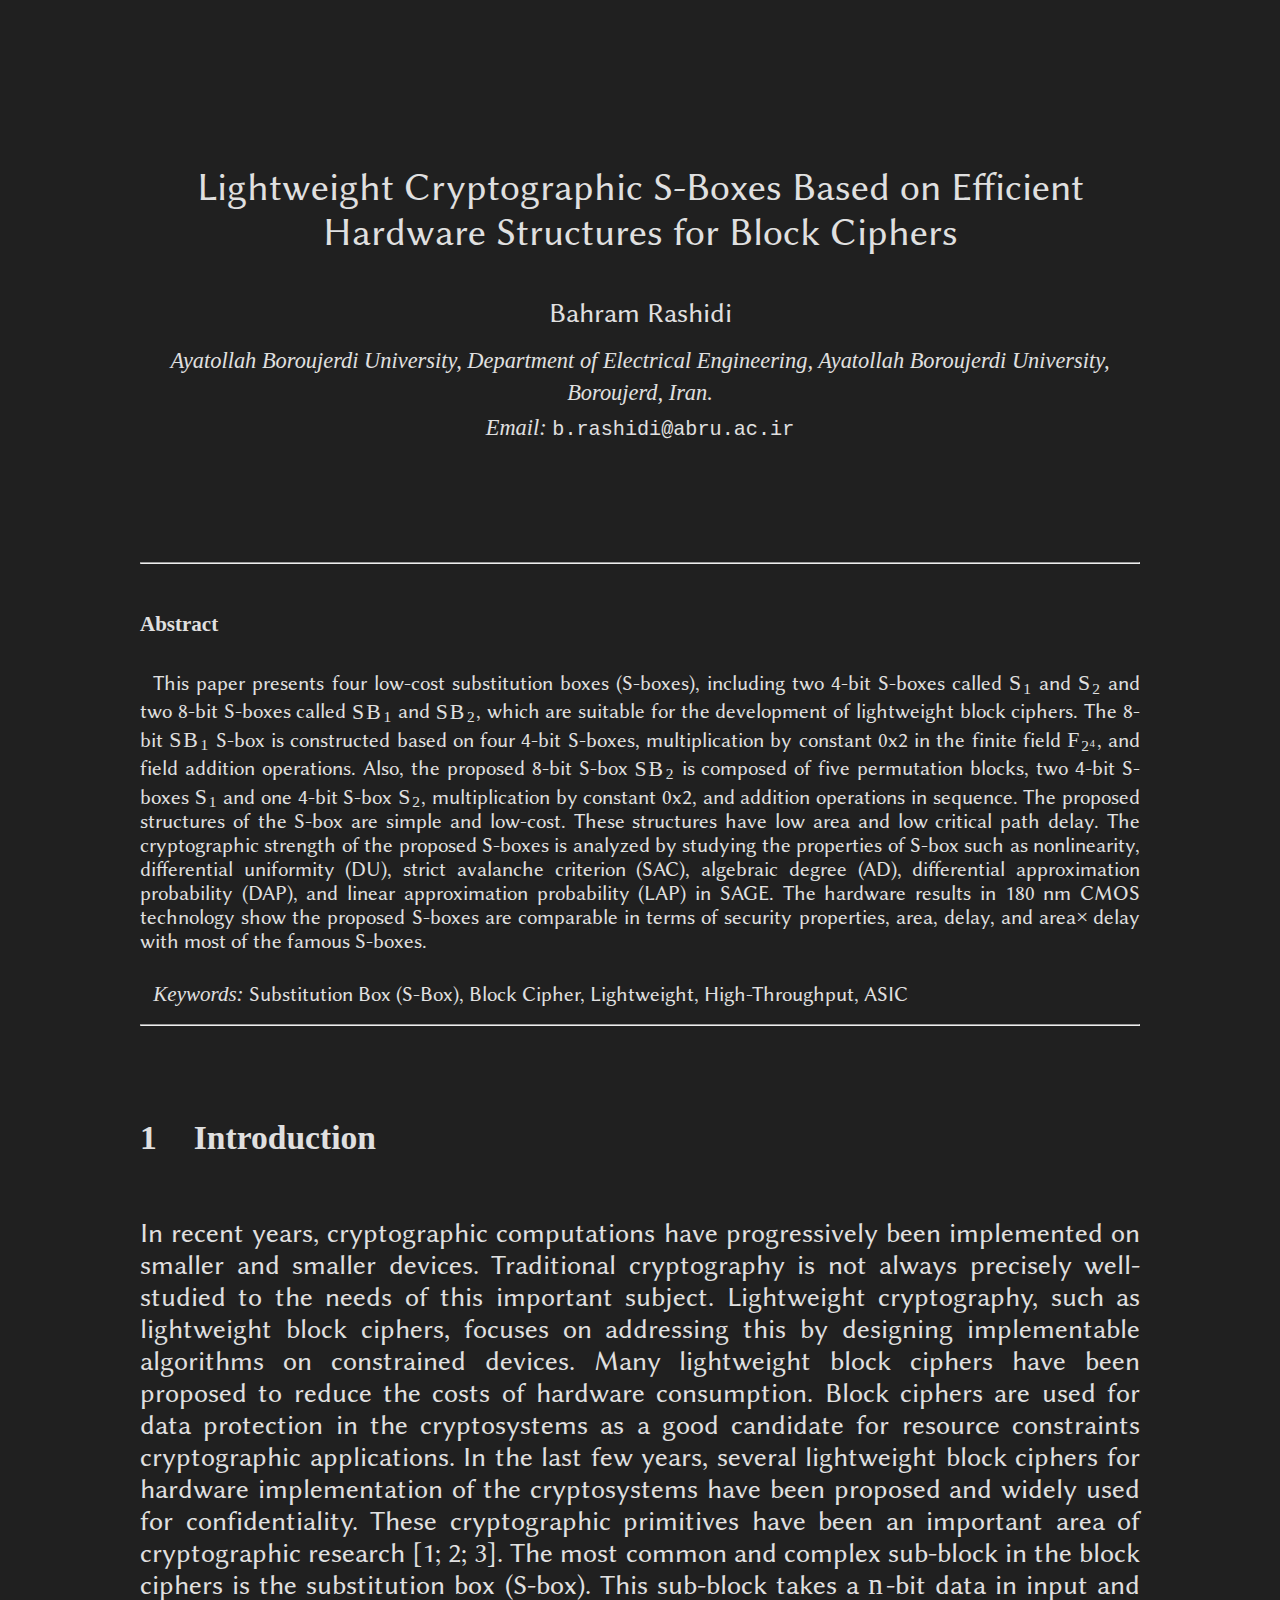
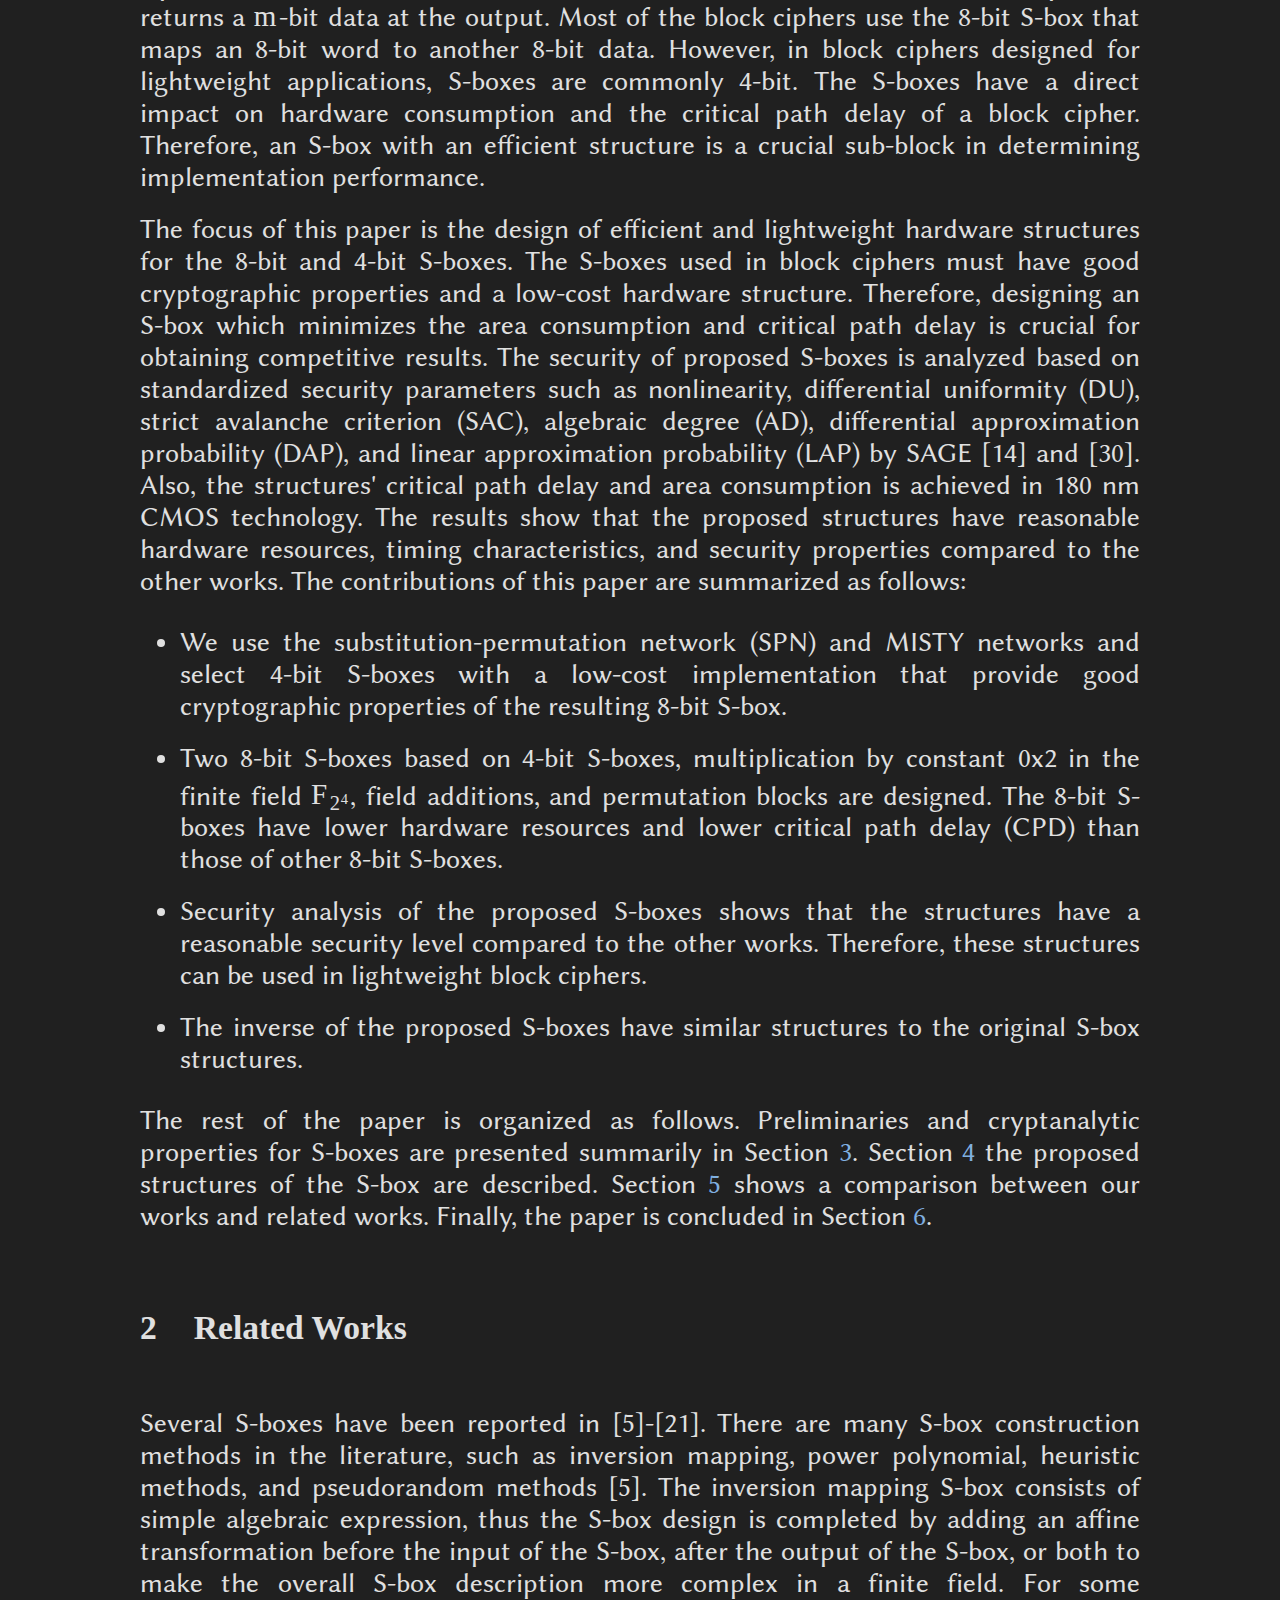
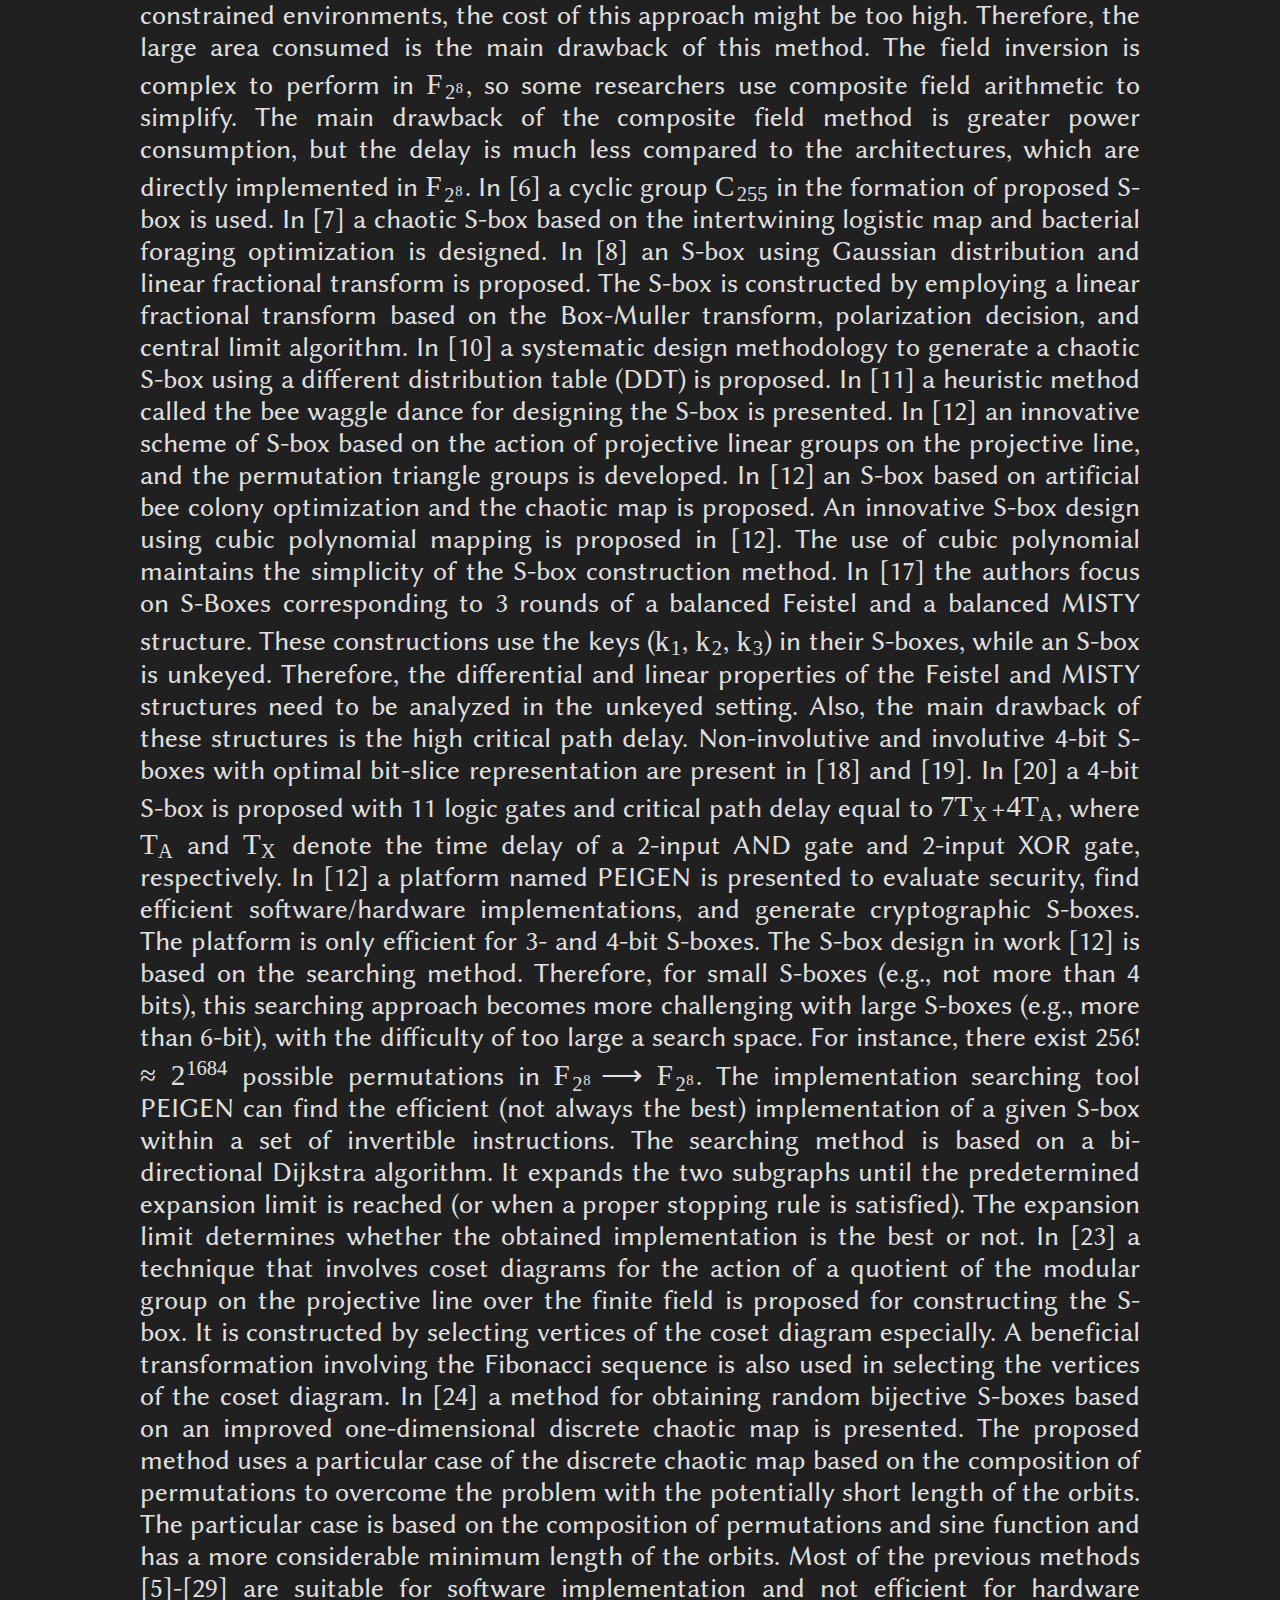
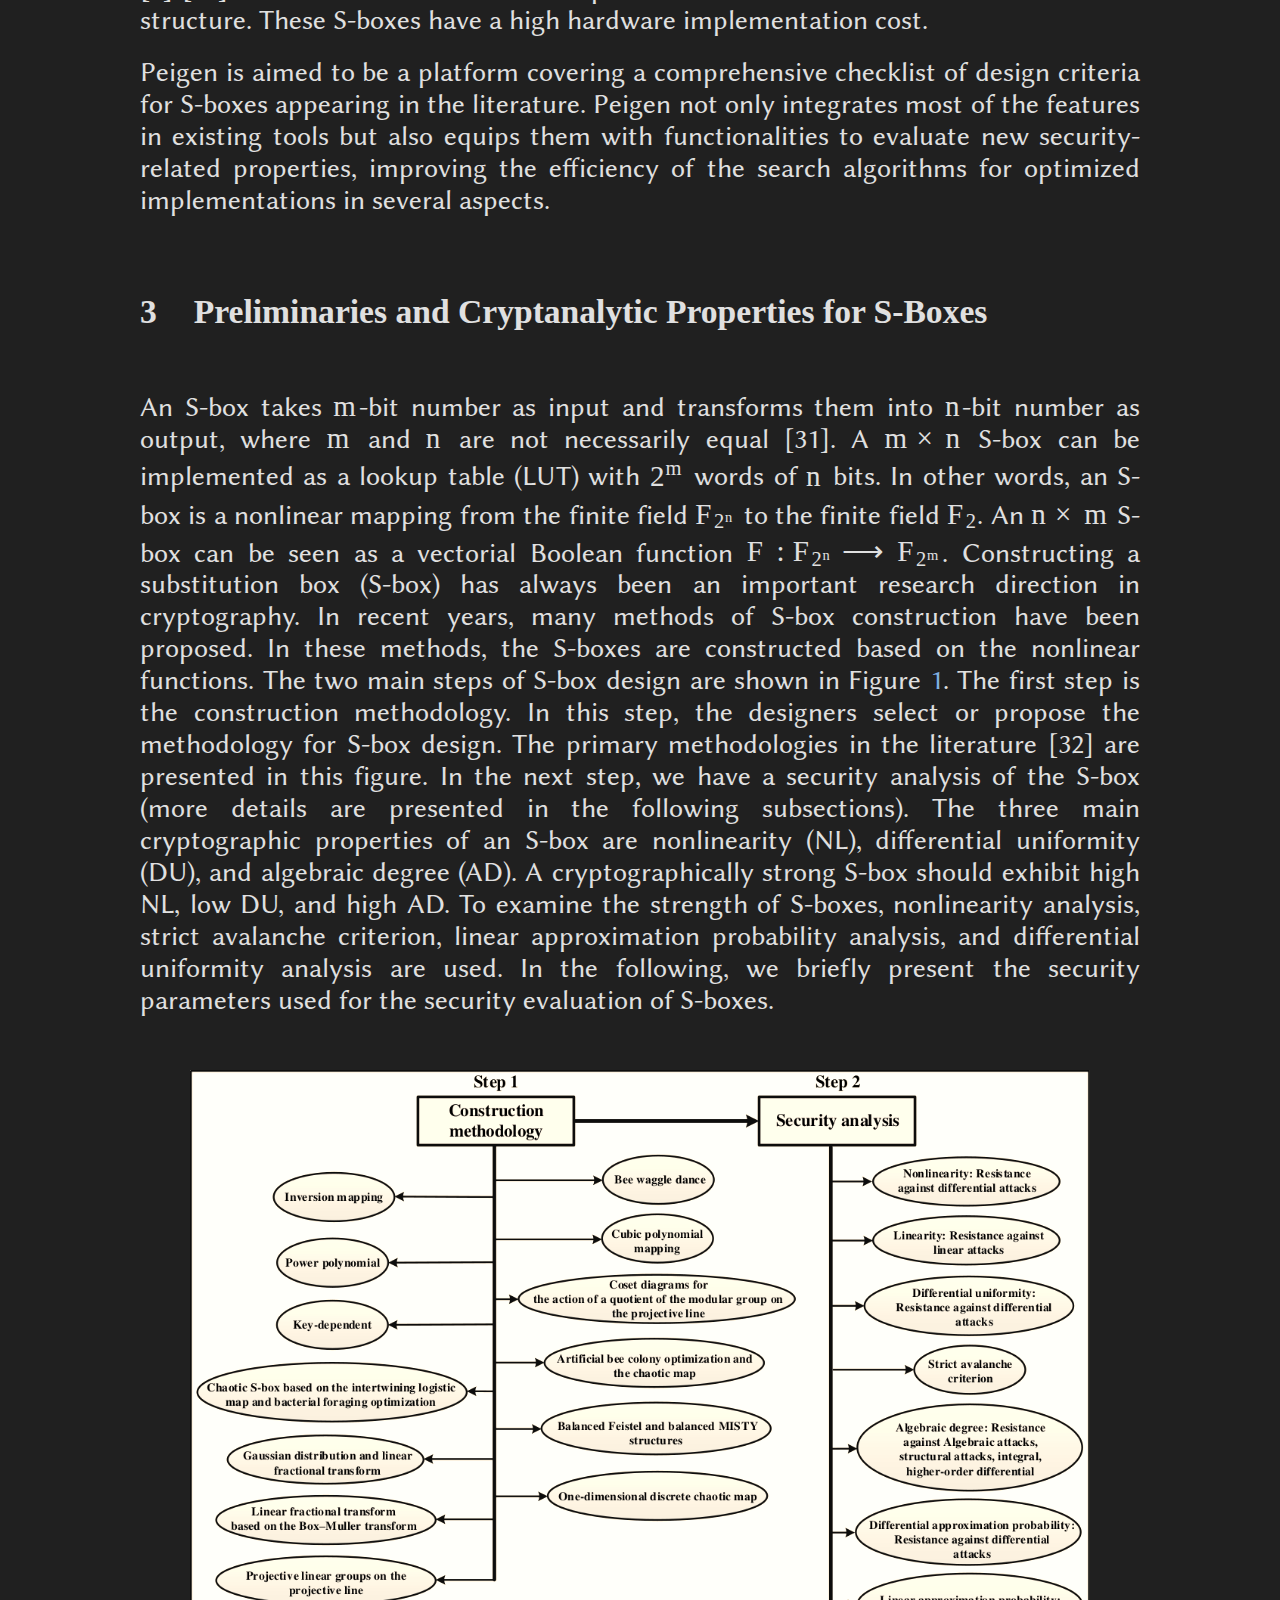
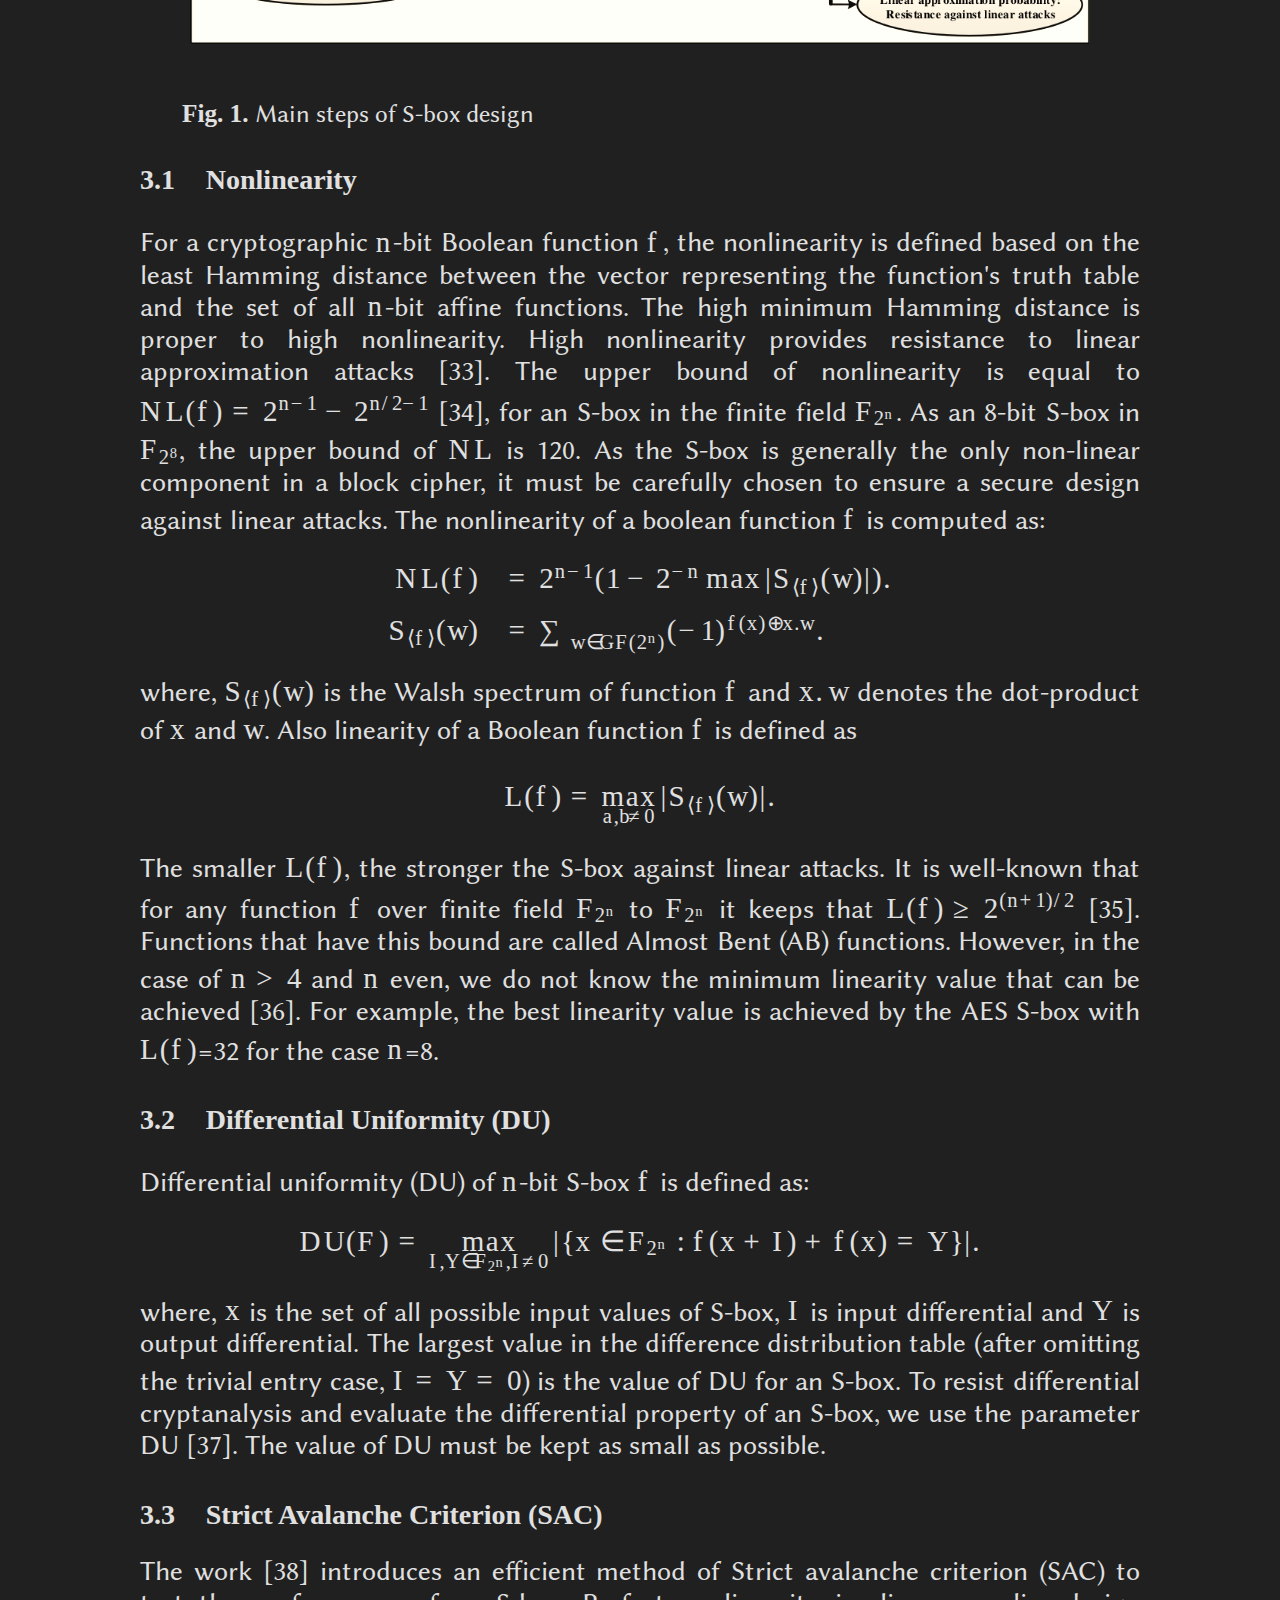
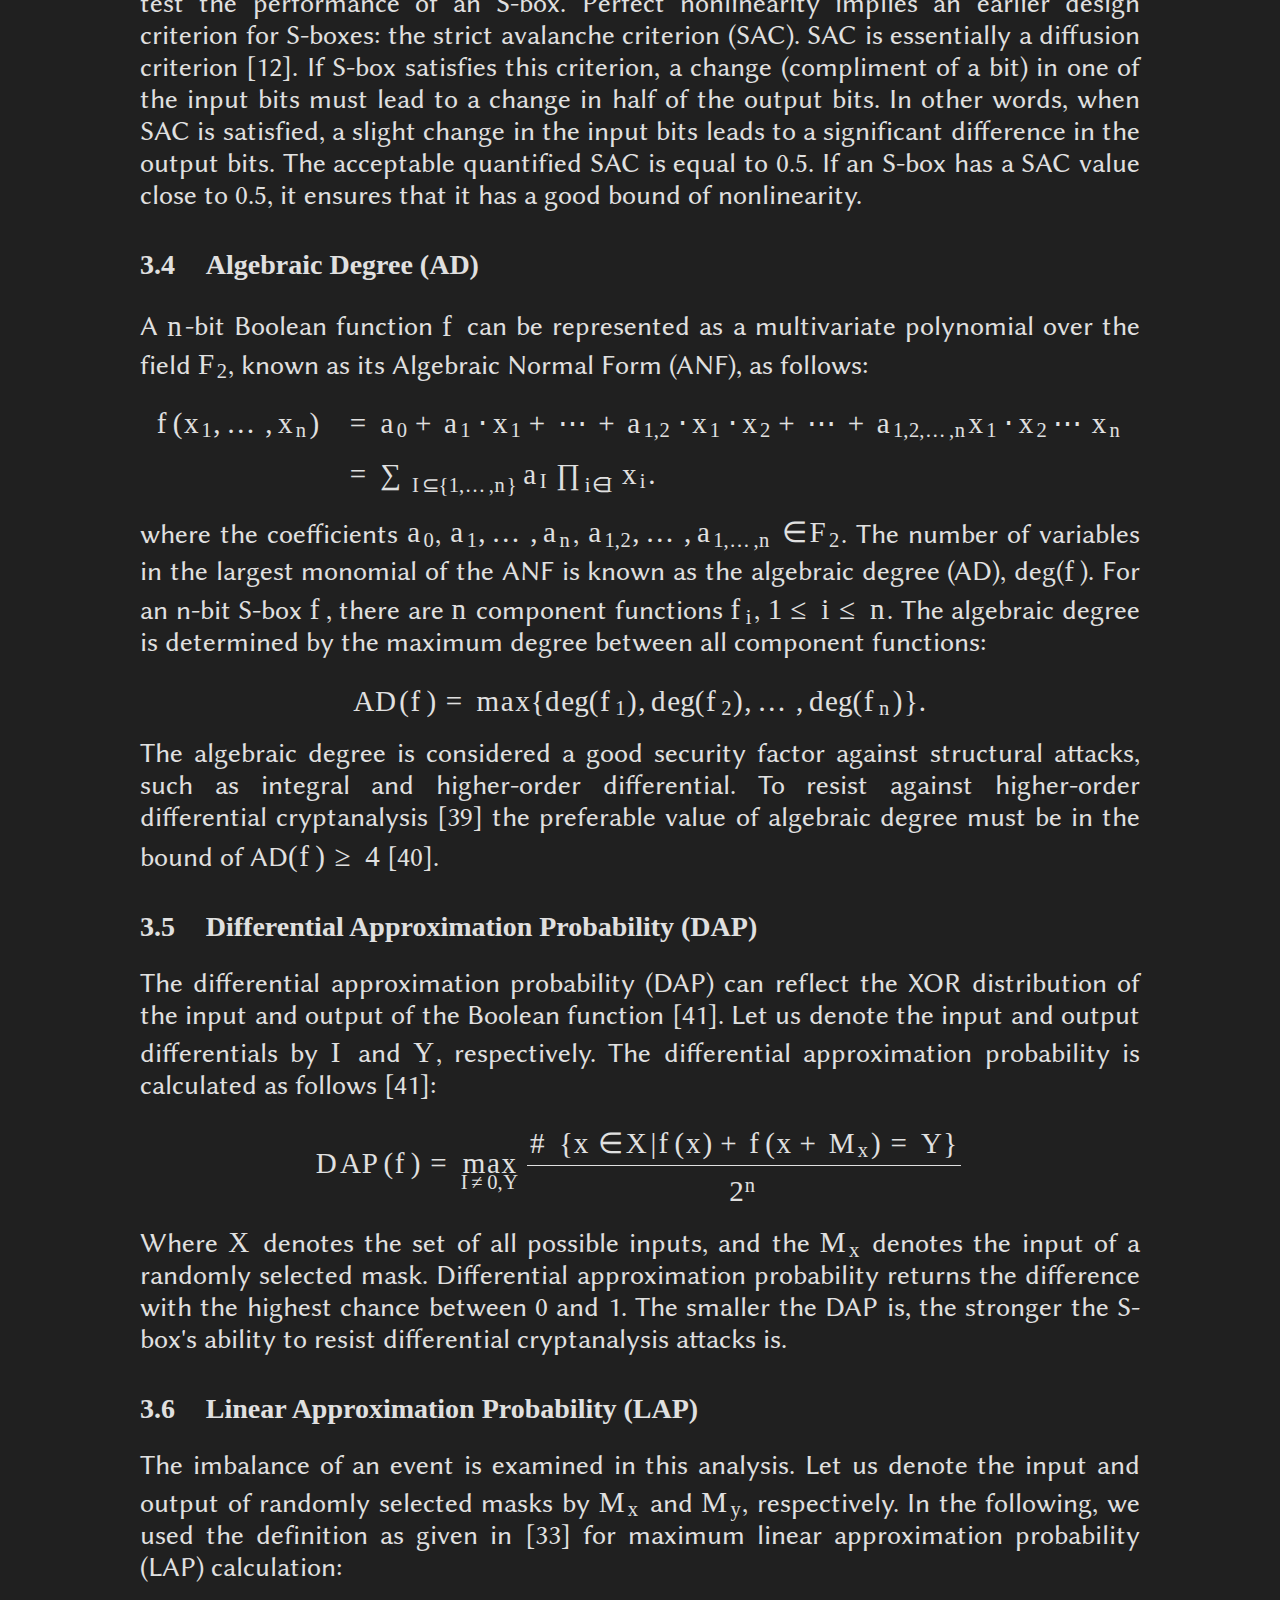
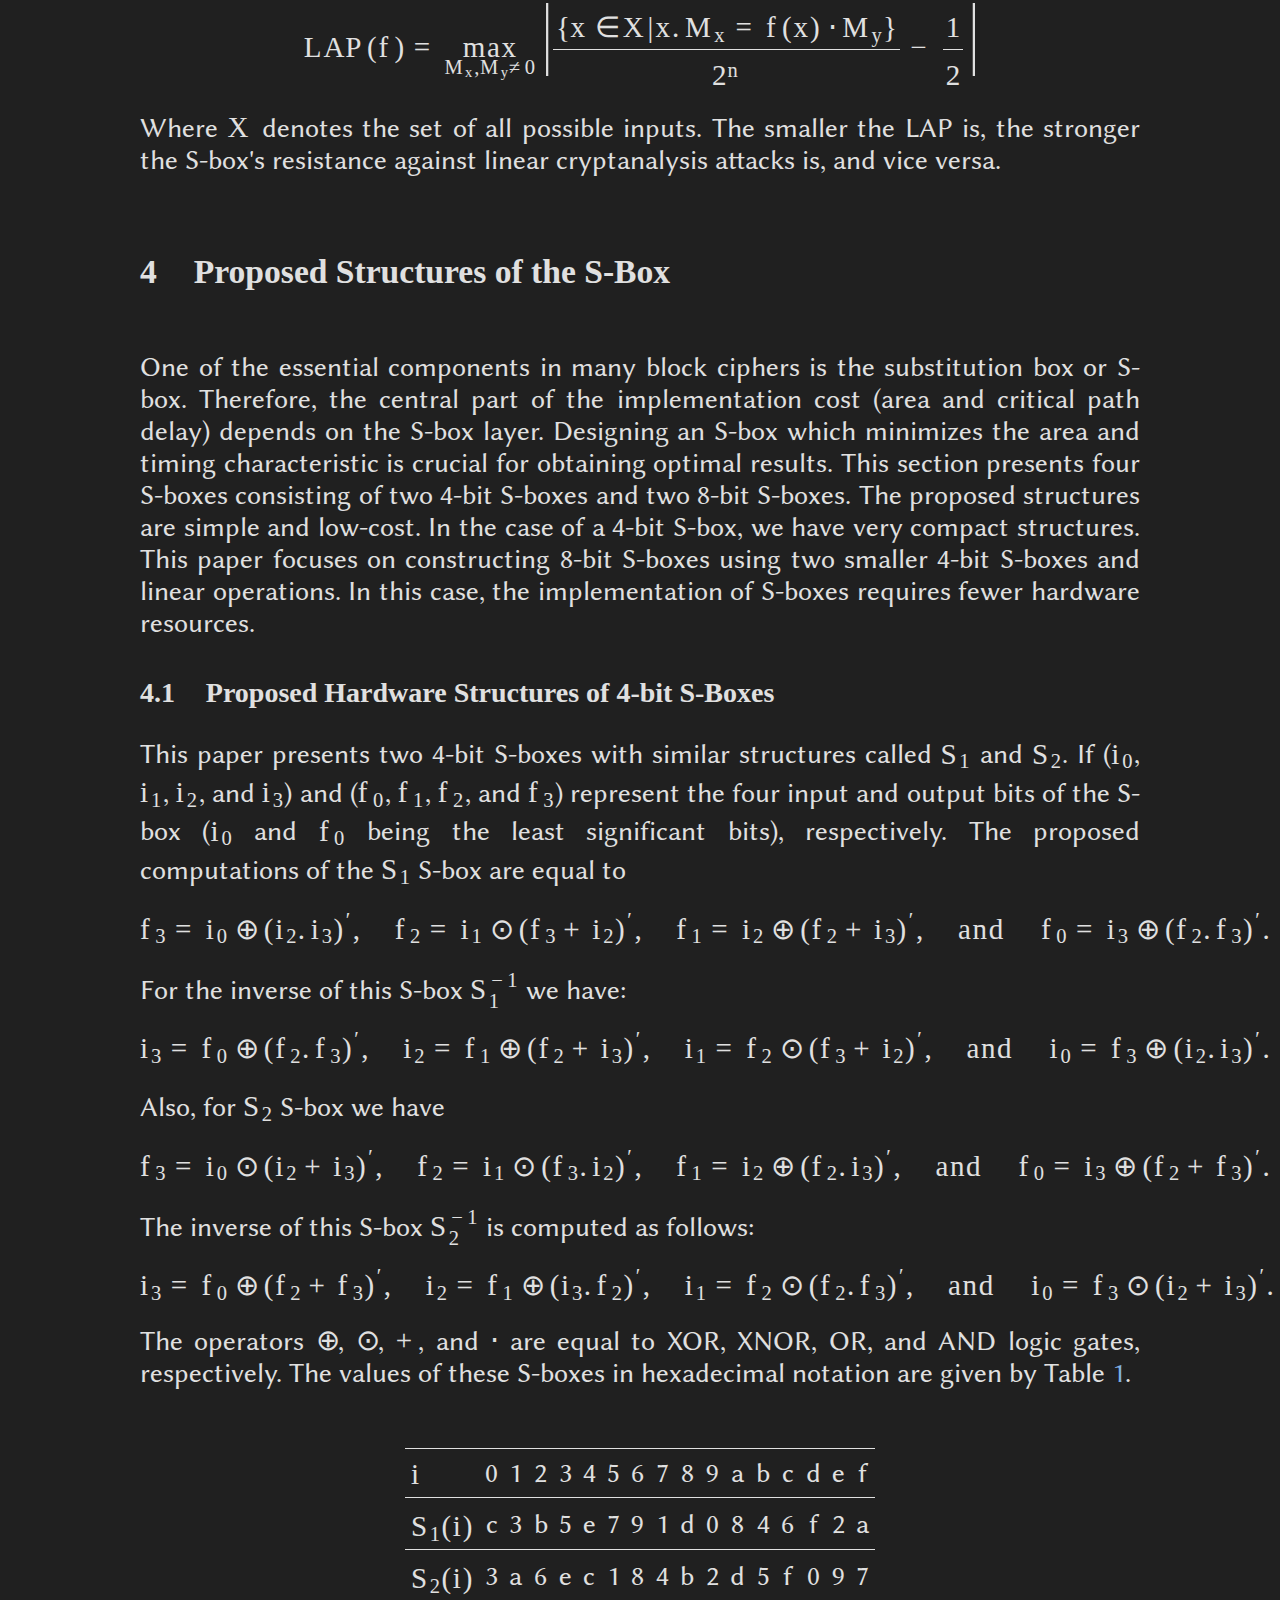
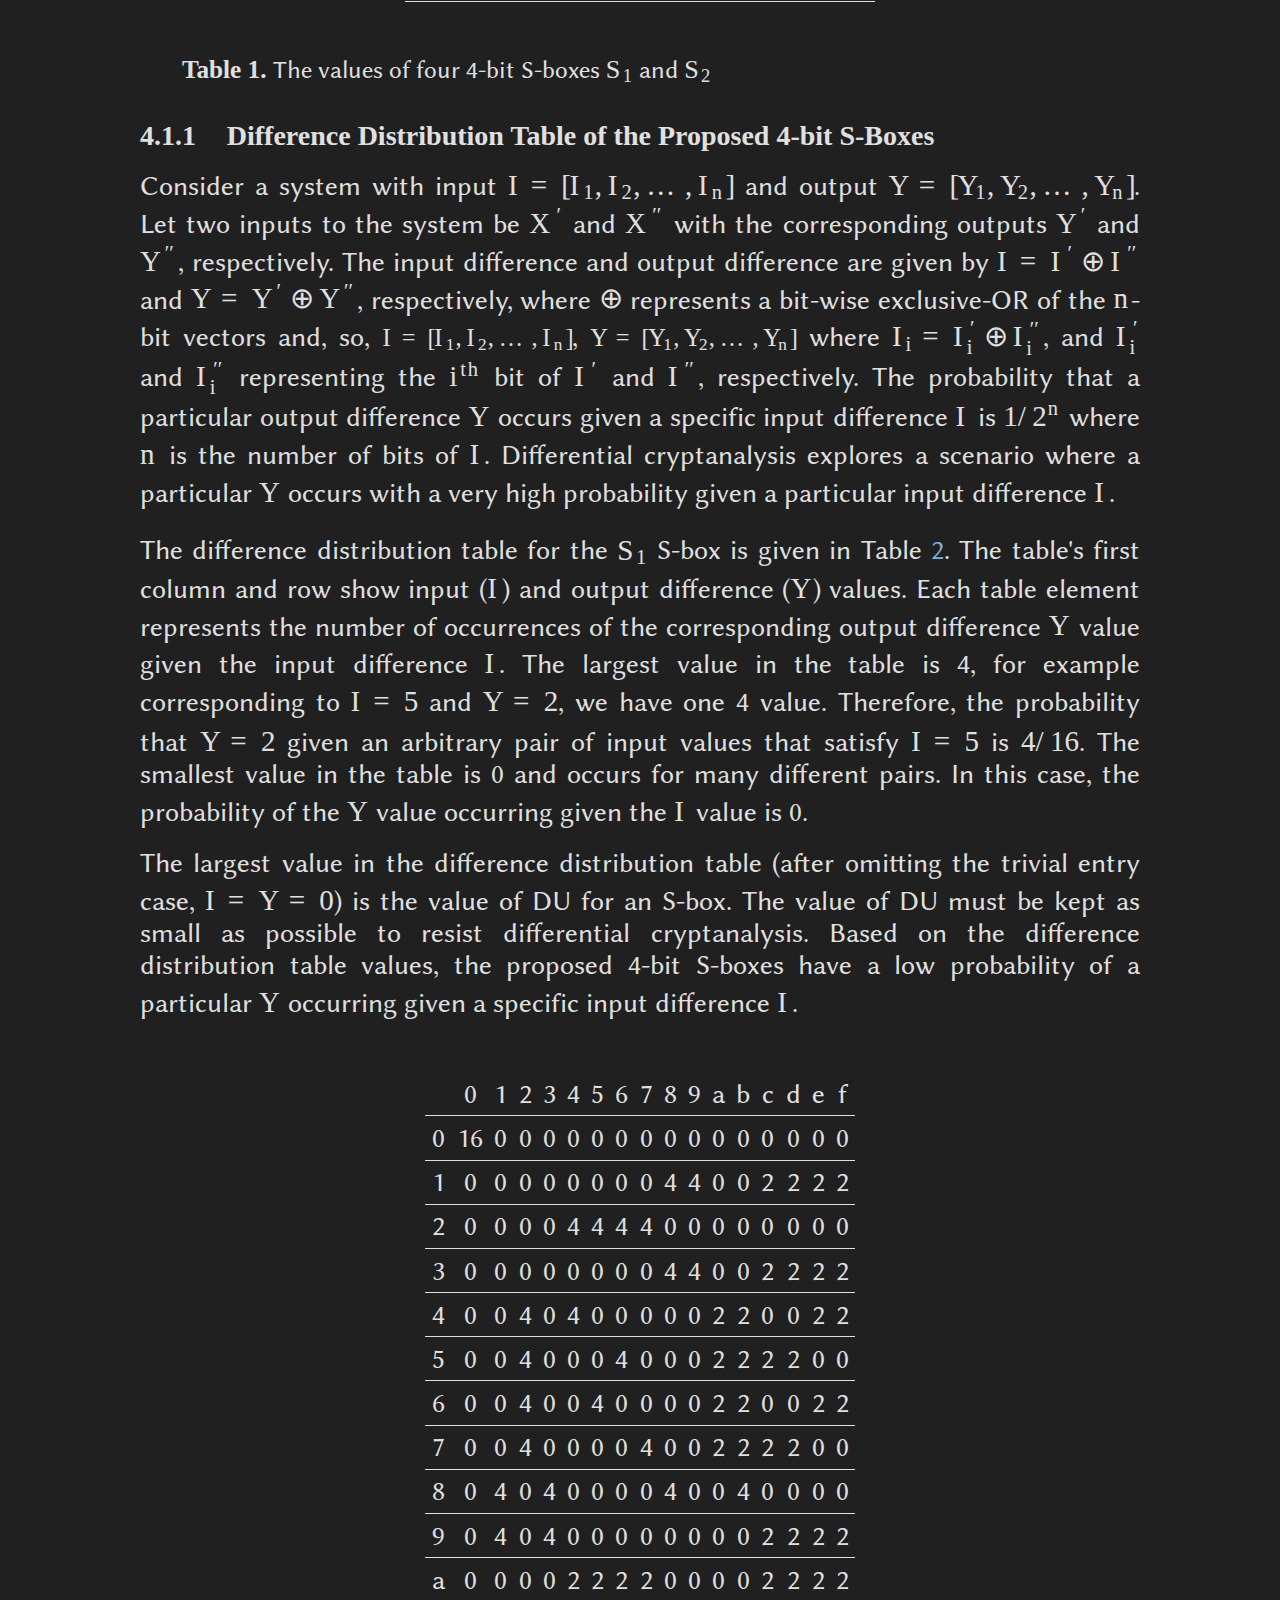
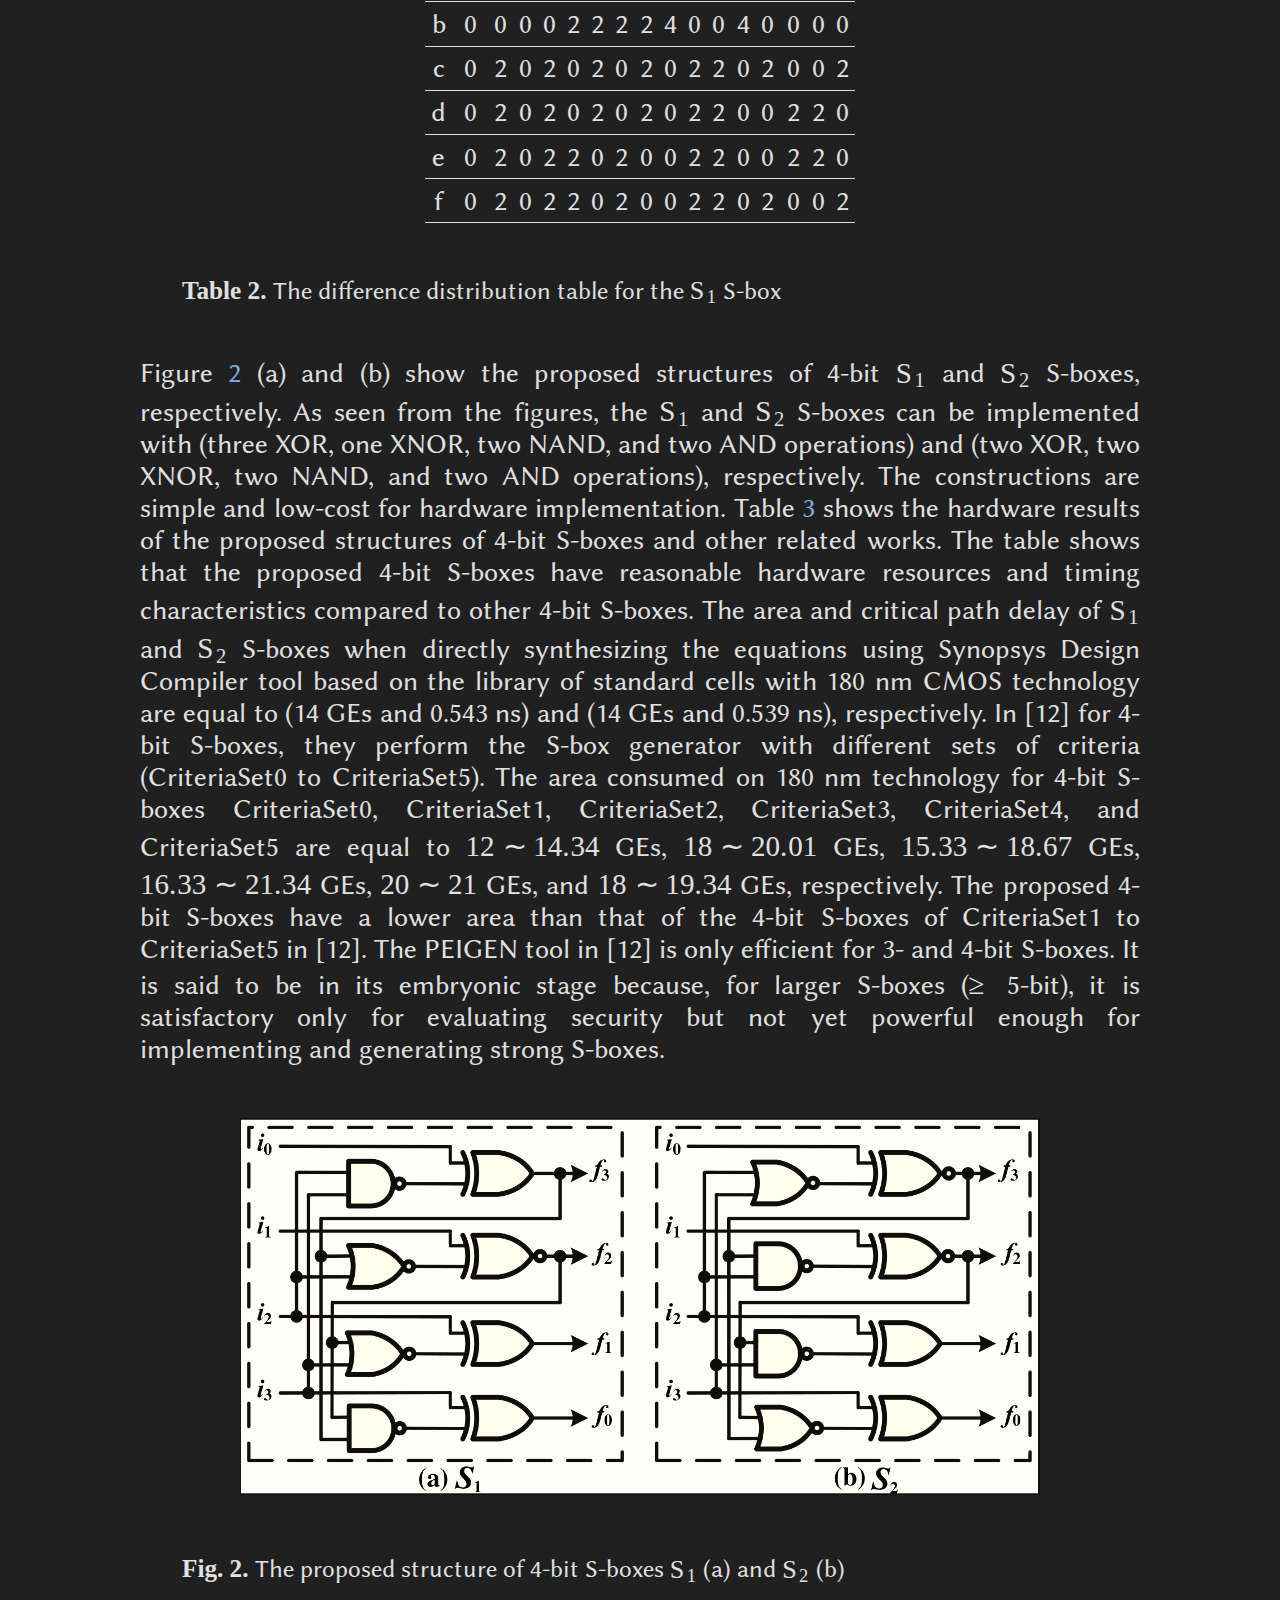
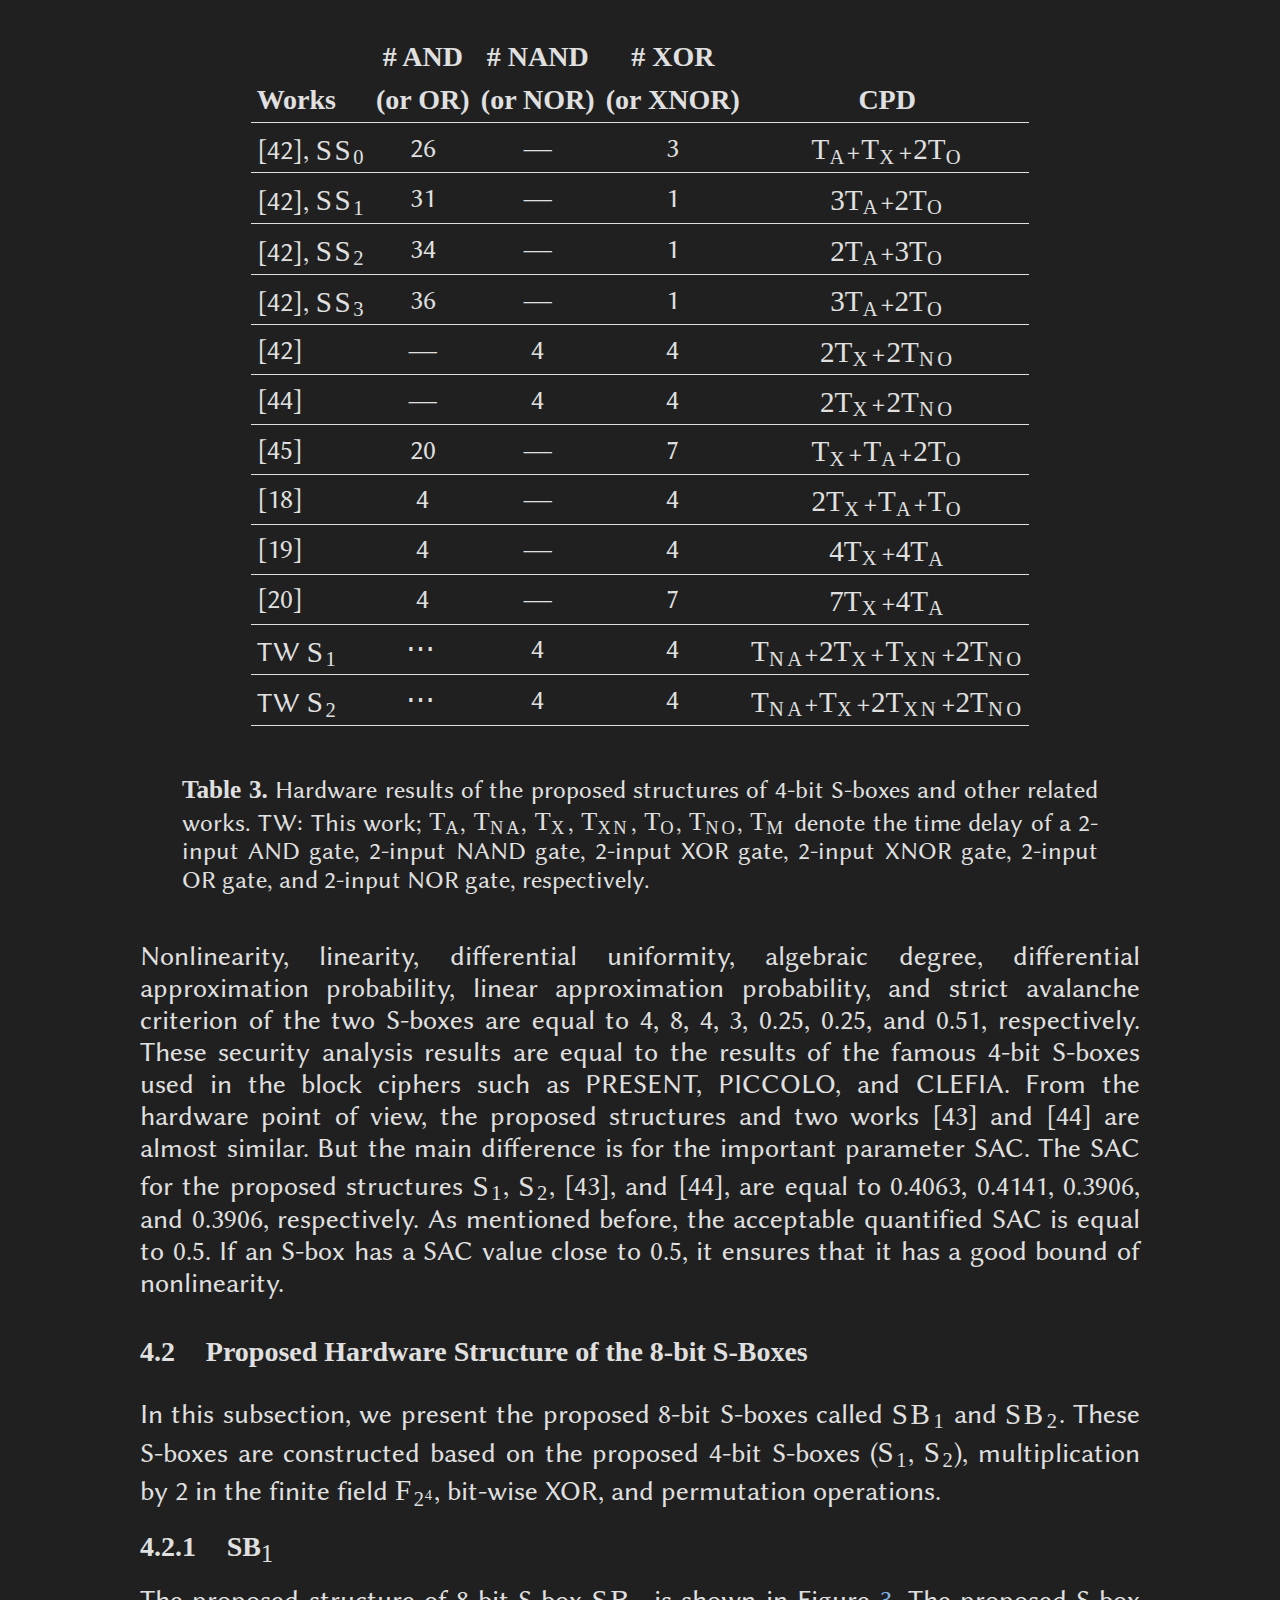
<file: sample2.html>
<?xml version="1.0" encoding="UTF-8"?>
<!DOCTYPE html PUBLIC "-//W3C//DTD XHTML 1.1//EN" "http://www.w3.org/TR/xhtml11/DTD/xhtml11.dtd">
<html xmlns:m="http://www.w3.org/1998/Math/MathML" xmlns="http://www.w3.org/1999/xhtml" xmlns:x="https://www.texmacs.org/2002/extensions">
  <head>
    <title>Lightweight Cryptographic S-Boxes Based on Efficient Hardware
    Structures for Block Ciphers</title>
    <meta content="TeXmacs 2.1.1" name="generator"></meta>
    <style type="text/css">
      body { text-align: justify } h5 { display: inline; padding-right: 1em }
      h6 { display: inline; padding-right: 1em } table { border-collapse:
      collapse } td { padding: 0.2em; vertical-align: baseline } dt { float:
      left; min-width: 1.75em; text-align: right; padding-right: 0.75em;
      font-weight: bold; } dd { margin-left: 2.75em; padding-bottom: 0.25em; }
      dd p { padding-top: 0em; } .subsup { display: inline; vertical-align:
      -0.2em } .subsup td { padding: 0px; text-align: left} .fraction {
      display: inline; vertical-align: -0.8em } .fraction td { padding: 0px;
      text-align: center } .wide { position: relative; margin-left: -0.4em }
      .accent { position: relative; margin-left: -0.4em; top: -0.1em }
      .title-block { width: 100%; text-align: center } .title-block p {
      margin: 0px } .compact-block p { margin-top: 0px; margin-bottom: 0px }
      .left-tab { text-align: left } .center-tab { text-align: center }
      .balloon-anchor { border-bottom: 1px dotted #000000; outline: none;
      cursor: help; position: relative; } .balloon-anchor [hidden] {
      margin-left: -999em; position: absolute; display: none; }
      .balloon-anchor: hover [hidden] { position: absolute; left: 1em; top:
      2em; z-index: 99; margin-left: 0; width: 500px; display: inline-block; }
      .balloon-body { } .ornament { border-width: 1px; border-style: solid;
      border-color: black; display: inline-block; padding: 0.2em; } .right-tab
      { float: right; position: relative; top: -1em; } .no-breaks {
      white-space: nowrap; } 
    </style>
    <link href="web-article-dark.css" type="text/css" rel="stylesheet"></link>
    <script language="javascript" src="tex-mml-chtml.js"></script>
  </head>
  <body>
    <div class="toggle" style="display: none">
      <p>
        
      </p>
      <p>
        
      </p>
      <p>
        
      </p>
      <p>
        
      </p>
      <p>
        
      </p>
      <p>
        
      </p>
      <p>
        
      </p>
      <p>
        
      </p>
      <p>
        
      </p>
      <p>
        
      </p>
      <p>
        
      </p>
      <p>
        
      </p>
      <p>
        
      </p>
      <p>
        
      </p>
      <p>
        
      </p>
      <p>
        
      </p>
      <p>
        
      </p>
      <p>
        
      </p>
      <p>
        
      </p>
      <p>
        
      </p>
      <p>
        
      </p>
      <p>
        
      </p>
      <p>
        
      </p>
      <p>
        
      </p>
      <p>
        
      </p>
      <p>
        
      </p>
      <p>
        
      </p>
      <p>
        
      </p>
      <p>
        
      </p>
      <p>
        
      </p>
      <p>
        
      </p>
      <p>
        
      </p>
      <p>
        
      </p>
      <p>
        
      </p>
      <p>
        
      </p>
    </div>
    <table class="title-block" style="margin-bottom: 2em">
      <tr>
        <td><table class="title-block" style="margin-top: 0.5em; margin-bottom: 0.5em">
          <tr>
            <td><font style="font-size: 141.4%">Lightweight Cryptographic S-Boxes Based on
            Efficient Hardware Structures for Block Ciphers</font></td>
          </tr>
        </table><div class="compact-block" style="margin-top: 1em; margin-bottom: 1em">
          <table class="title-block">
            <tr>
              <td><p>
                <div style="display: inline">
                  <span style="margin-left: 0pt"></span>
                </div>
                <table style="display: inline-table; vertical-align: middle">
                  <tbody><tr>
                    <td style="text-align: center; padding-left: 0em; padding-right: 0em; padding-bottom: 0em; padding-top: 0em; width: 100%"><center>
                      <p>
                        Bahram Rashidi
                      </p>
                    </center></td>
                  </tr></tbody>
                </table>
              </p><p style="margin-top: 0.5em; margin-bottom: 0.5em">
                <div style="display: inline">
                  <span style="margin-left: 0pt"></span>
                </div>
                <table style="display: inline-table; vertical-align: middle">
                  <tbody><tr>
                    <td style="text-align: center; padding-left: 0em; padding-right: 0em; padding-bottom: 0em; padding-top: 0em; width: 100%"><center>
                      <p>
                        <font style="font-size: 80.0%"><em>Ayatollah Boroujerdi University,
                        Department of Electrical Engineering, Ayatollah
                        Boroujerdi University, Boroujerd, Iran.</em></font>
                      </p>
                    </center></td>
                  </tr></tbody>
                </table>
              </p><p>
                <div style="display: inline">
                  <span style="margin-left: 0pt"></span>
                </div>
                <table style="display: inline-table; vertical-align: middle">
                  <tbody><tr>
                    <td style="text-align: center; padding-left: 0em; padding-right: 0em; padding-bottom: 0em; padding-top: 0em; width: 100%"><center>
                      <p>
                        <font style="font-size: 80.0%"><i>Email: </i> <tt class="verbatim">b.rashidi@abru.ac.ir</tt></font>
                      </p>
                    </center></td>
                  </tr></tbody>
                </table>
              </p></td>
            </tr>
          </table>
        </div></td>
      </tr>
    </table>
    <div style="margin-top: 2em; margin-bottom: 5pt; text-indent: 10pt">
      <font style="font-size: 75.0%"><p style="margin-bottom: 5pt">
        <hr></hr><br /><b>Abstract</b>
      </p></font>
    </div>
    <div style="margin-bottom: 0.5em; text-indent: 10pt">
      <font style="font-size: 75.0%"><p style="margin-bottom: 0.5em">
        This paper presents four low-cost substitution boxes (S-boxes),
        including two 4-bit S-boxes called \(S_1\) and \(S_2\) and two 8-bit
        S-boxes called \(SB_1\) and \(SB_2\), which are suitable for the
        development of lightweight block ciphers. The 8-bit \(SB_1\) S-box is
        constructed based on four 4-bit S-boxes, multiplication by constant
        0x2 in the finite field \(\mathbb{F}_{2^4}\), and field addition
        operations. Also, the proposed 8-bit S-box \(SB_2\) is composed of
        five permutation blocks, two 4-bit S-boxes \(S_1\) and one 4-bit S-box
        \(S_2\), multiplication by constant 0x2, and addition operations in
        sequence. The proposed structures of the S-box are simple and
        low-cost. These structures have low area and low critical path delay.
        The cryptographic strength of the proposed S-boxes is analyzed by
        studying the properties of S-box such as nonlinearity, differential
        uniformity (DU), strict avalanche criterion (SAC), algebraic degree
        (AD), differential approximation probability (DAP), and linear
        approximation probability (LAP) in SAGE. The hardware results in 180
        nm CMOS technology show the proposed S-boxes are comparable in terms
        of security properties, area, delay, and area\(\times\)delay with most
        of the famous S-boxes.
      </p></font>
    </div>
    <div style="margin-bottom: 1em; text-indent: 10pt">
      <font style="font-size: 75.0%"><p>
        <em>Keywords:</em>  Substitution Box (S-Box), Block Cipher,
        Lightweight, High-Throughput, ASIC<br /><hr></hr>
      </p></font>
    </div>
    <h2 id="auto-1"><a id="sec:intro"></a>1<span style="margin-left: 1.1em"></span>Introduction<span style="margin-left: 1.1em"></span></h2>
    <p>
      In recent years, cryptographic computations have progressively been
      implemented on smaller and smaller devices. Traditional cryptography is
      not always precisely well-studied to the needs of this important
      subject. Lightweight cryptography, such as lightweight block ciphers,
      focuses on addressing this by designing implementable algorithms on
      constrained devices. Many lightweight block ciphers have been proposed
      to reduce the costs of hardware consumption. Block ciphers are used for
      data protection in the cryptosystems as a good candidate for resource
      constraints cryptographic applications. In the last few years, several
      lightweight block ciphers for hardware implementation of the
      cryptosystems have been proposed and widely used for confidentiality.
      These cryptographic primitives have been an important area of
      cryptographic research [1; 2; 3]. The most common and complex sub-block
      in the block ciphers is the substitution box (S-box). This sub-block
      takes a \(n\)-bit data in input and returns a \(m\)-bit data at the
      output. Most of the block ciphers use the 8-bit S-box that maps an 8-bit
      word to another 8-bit data. However, in block ciphers designed for
      lightweight applications, S-boxes are commonly 4-bit. The S-boxes have a
      direct impact on hardware consumption and the critical path delay of a
      block cipher. Therefore, an S-box with an efficient structure is a
      crucial sub-block in determining implementation performance.
    </p>
    <p>
      The focus of this paper is the design of efficient and lightweight
      hardware structures for the 8-bit and 4-bit S-boxes. The S-boxes used in
      block ciphers must have good cryptographic properties and a low-cost
      hardware structure. Therefore, designing an S-box which minimizes the
      area consumption and critical path delay is crucial for obtaining
      competitive results. The security of proposed S-boxes is analyzed based
      on standardized security parameters such as nonlinearity, differential
      uniformity (DU), strict avalanche criterion (SAC), algebraic degree
      (AD), differential approximation probability (DAP), and linear
      approximation probability (LAP) by SAGE [14] and [30]. Also, the
      structures' critical path delay and area consumption is achieved in 180
      nm CMOS technology. The results show that the proposed structures have
      reasonable hardware resources, timing characteristics, and security
      properties compared to the other works. The contributions of this paper
      are summarized as follows:
    </p>
    <ul>
      <li>
        <p>
          We use the substitution-permutation network (SPN) and MISTY networks
          and select 4-bit S-boxes with a low-cost implementation that provide
          good cryptographic properties of the resulting 8-bit S-box.
        </p>
      </li>
      <li>
        <p>
          Two 8-bit S-boxes based on 4-bit S-boxes, multiplication by constant
          0x2 in the finite field \(\mathbb{F}_{2^4}\), field additions, and
          permutation blocks are designed. The 8-bit S-boxes have lower
          hardware resources and lower critical path delay (CPD) than those of
          other 8-bit S-boxes.
        </p>
      </li>
      <li>
        <p>
          Security analysis of the proposed S-boxes shows that the structures
          have a reasonable security level compared to the other works.
          Therefore, these structures can be used in lightweight block
          ciphers.
        </p>
      </li>
      <li>
        <p>
          The inverse of the proposed S-boxes have similar structures to the
          original S-box structures.
        </p>
      </li>
    </ul>
    <p>
      The rest of the paper is organized as follows. Preliminaries and
      cryptanalytic properties for S-boxes are presented summarily in Section
      <a href="#sec-S">3</a>. Section <a href="#sec-M">4</a> the proposed structures of the
      S-box are described. Section <a href="#sec-com">5</a> shows a comparison between
      our works and related works. Finally, the paper is concluded in Section
      <a href="#sec-end">6</a>.
    </p>
    <h2 id="auto-2"><a id="sec rw"></a>2<span style="margin-left: 1.1em"></span>Related Works<span style="margin-left: 1.1em"></span></h2>
    <p>
      Several S-boxes have been reported in [5]-[21]. There are many S-box
      construction methods in the literature, such as inversion mapping, power
      polynomial, heuristic methods, and pseudorandom methods [5]. The
      inversion mapping S-box consists of simple algebraic expression, thus
      the S-box design is completed by adding an affine transformation before
      the input of the S-box, after the output of the S-box, or both to make
      the overall S-box description more complex in a finite field. For some
      constrained environments, the cost of this approach might be too high.
      Therefore, the large area consumed is the main drawback of this method.
      The field inversion is complex to perform in \(\mathbb{F}_{2^8}\), so
      some researchers use composite field arithmetic to simplify. The main
      drawback of the composite field method is greater power consumption, but
      the delay is much less compared to the architectures, which are directly
      implemented in \(\mathbb{F}_{2^8}\). In [6] a cyclic group \(C_{255}\)
      in the formation of proposed S-box is used. In [7] a chaotic S-box based
      on the intertwining logistic map and bacterial foraging optimization is
      designed. In [8] an S-box using Gaussian distribution and linear
      fractional transform is proposed. The S-box is constructed by employing
      a linear fractional transform based on the Box-Muller transform,
      polarization decision, and central limit algorithm. In [10] a systematic
      design methodology to generate a chaotic S-box using a different
      distribution table (DDT) is proposed. In [11] a heuristic method called
      the bee waggle dance for designing the S-box is presented. In [12] an
      innovative scheme of S-box based on the action of projective linear
      groups on the projective line, and the permutation triangle groups is
      developed. In [12] an S-box based on artificial bee colony optimization
      and the chaotic map is proposed. An innovative S-box design using cubic
      polynomial mapping is proposed in [12]. The use of cubic polynomial
      maintains the simplicity of the S-box construction method. In [17] the
      authors focus on S-Boxes corresponding to 3 rounds of a balanced Feistel
      and a balanced MISTY structure. These constructions use the keys
      (\(k_1\), \(k_2\), \(k_3\)) in their S-boxes, while an S-box is unkeyed.
      Therefore, the differential and linear properties of the Feistel and
      MISTY structures need to be analyzed in the unkeyed setting. Also, the
      main drawback of these structures is the high critical path delay.
      Non-involutive and involutive 4-bit S-boxes with optimal bit-slice
      representation are present in [18] and [19]. In [20] a 4-bit S-box is
      proposed with 11 logic gates and critical path delay equal to \(7
      T_X\)+\(4 T_A\), where \(T_A\) and \(T_X\) denote the time delay of a
      2-input AND gate and 2-input XOR gate, respectively. In [12] a platform
      named PEIGEN is presented to evaluate security, find efficient
      software/hardware implementations, and generate cryptographic S-boxes.
      The platform is only efficient for 3- and 4-bit S-boxes. The S-box
      design in work [12] is based on the searching method. Therefore, for
      small S-boxes (e.g., not more than 4 bits), this searching approach
      becomes more challenging with large S-boxes (e.g., more than 6-bit),
      with the difficulty of too large a search space. For instance, there
      exist 256! \(\approx 2^{1684}\) possible permutations in
      \(\mathbb{F}_{2^8} \longrightarrow \mathbb{F}_{2^8}\). The
      implementation searching tool PEIGEN can find the efficient (not always
      the best) implementation of a given S-box within a set of invertible
      instructions. The searching method is based on a bi-directional Dijkstra
      algorithm. It expands the two subgraphs until the predetermined
      expansion limit is reached (or when a proper stopping rule is
      satisfied). The expansion limit determines whether the obtained
      implementation is the best or not. In [23] a technique that involves
      coset diagrams for the action of a quotient of the modular group on the
      projective line over the finite field is proposed for constructing the
      S-box. It is constructed by selecting vertices of the coset diagram
      especially. A beneficial transformation involving the Fibonacci sequence
      is also used in selecting the vertices of the coset diagram. In [24] a
      method for obtaining random bijective S-boxes based on an improved
      one-dimensional discrete chaotic map is presented. The proposed method
      uses a particular case of the discrete chaotic map based on the
      composition of permutations to overcome the problem with the potentially
      short length of the orbits. The particular case is based on the
      composition of permutations and sine function and has a more
      considerable minimum length of the orbits. Most of the previous methods
      [5]-[29] are suitable for software implementation and not efficient for
      hardware structure. These S-boxes have a high hardware implementation
      cost.
    </p>
    <p>
      Peigen is aimed to be a platform covering a comprehensive checklist of
      design criteria for S-boxes appearing in the literature. Peigen not only
      integrates most of the features in existing tools but also equips them
      with functionalities to evaluate new security-related properties,
      improving the efficiency of the search algorithms for optimized
      implementations in several aspects.
    </p>
    <h2 id="auto-3"><a id="sec-S"></a>3<span style="margin-left: 1.1em"></span>Preliminaries and Cryptanalytic
    Properties for S-Boxes<span style="margin-left: 1.1em"></span></h2>
    <p>
      An S-box takes \(m\)-bit number as input and transforms them into
      \(n\)-bit number as output, where \(m\) and \(n\) are not necessarily
      equal [31]. A \(m \times n\) S-box can be implemented as a lookup table
      (LUT) with \(2^m\) words of \(n\) bits. In other words, an S-box is a
      nonlinear mapping from the finite field \(\mathbb{F}_{2^n}\) to the
      finite field \(\mathbb{F}_2\). An \(n \times m\) S-box can be seen as a
      vectorial Boolean function \(F : \mathbb{F}_{2^n} \longrightarrow
      \mathbb{F}_{2^m}\). Constructing a substitution box (S-box) has always
      been an important research direction in cryptography. In recent years,
      many methods of S-box construction have been proposed. In these methods,
      the S-boxes are constructed based on the nonlinear functions. The two
      main steps of S-box design are shown in Figure <a href="#fig:FF2">1</a>. The first
      step is the construction methodology. In this step, the designers select
      or propose the methodology for S-box design. The primary methodologies
      in the literature [32] are presented in this figure. In the next step,
      we have a security analysis of the S-box (more details are presented in
      the following subsections). The three main cryptographic properties of
      an S-box are nonlinearity (NL), differential uniformity (DU), and
      algebraic degree (AD). A cryptographically strong S-box should exhibit
      high NL, low DU, and high AD. To examine the strength of S-boxes,
      nonlinearity analysis, strict avalanche criterion, linear approximation
      probability analysis, and differential uniformity analysis are used. In
      the following, we briefly present the security parameters used for the
      security evaluation of S-boxes.
    </p>
    <div style="margin-top: 1em; margin-bottom: 1em">
      <table style="width: 100%">
        <tbody><tr>
          <td style="text-align: center; padding-left: 0em; padding-right: 0em"><center>
            <img class="image" src="FF2.png" width="90%"></img><a id="fig:FF2"></a>
          </center></td>
        </tr><tr>
          <td style="text-align: center; padding-left: 0em; padding-right: 0em; height: 0.5em"></td>
        </tr><tr>
          <td style="text-align: center; padding-left: 0em; padding-right: 0em; padding-left: 1.5em; padding-right: 1.5em"><div class="caption">
            <font style="font-size: 90.0%"><p>
              <b>Fig. 1. </b><a id="auto-4"></a>Main steps of S-box design
            </p></font>
          </div></td>
        </tr></tbody>
      </table>
    </div>
    <h3 id="auto-5">3.1<span style="margin-left: 1.1em"></span>Nonlinearity<span style="margin-left: 1.1em"></span></h3>
    <p>
      For a cryptographic \(n\)-bit Boolean function \(f\), the nonlinearity
      is defined based on the least Hamming distance between the vector
      representing the function's truth table and the set of all \(n\)-bit
      affine functions. The high minimum Hamming distance is proper to high
      nonlinearity. High nonlinearity provides resistance to linear
      approximation attacks [33]. The upper bound of nonlinearity is equal to
      \(NL (f) = 2^{n - 1} - 2^{n / 2 - 1}\) [34], for an S-box in the finite
      field \(\mathbb{F}_{2^n}\). As an 8-bit S-box in \(\mathbb{F}_{2^8}\),
      the upper bound of \(NL\) is 120. As the S-box is generally the only
      non-linear component in a block cipher, it must be carefully chosen to
      ensure a secure design against linear attacks. The nonlinearity of a
      boolean function \(f\) is computed as:
    </p>
    <center>
      \(\displaystyle \begin{array}{rl}
  NL (f) & = 2^{n - 1}  (1 - 2^{- n}
      \max |S_{\langle f \rangle} (w) |) .\\
  S_{\langle f \rangle} (w) & =
      \sum_{w \in {\text{GF}} (2^n)} (- 1)^{f (x)
  \oplus x.w}
      .
\end{array}\)
    </center>
    <p style="margin-bottom: 0.2cm">
      where, \(S_{\langle f \rangle} (w)\) is the Walsh spectrum of function
      \(f\) and \(x.w\) denotes the dot-product of \(x\) and \(w\). Also
      linearity of a Boolean function \(f\) is defined as 
    </p>
    <center>
      \(\displaystyle L (f) = \max_{a, b \neq 0} | S_{\langle f \rangle} (w) |
      .\)
    </center>
    <p>
      The smaller \(L (f)\), the stronger the S-box against linear attacks. It
      is well-known that for any function \(f\) over finite field
      \(\mathbb{F}_{2^n}\) to \(\mathbb{F}_{2^n}\) it keeps that \(L (f) \geq
      2^{(n + 1) / 2}\) [35]. Functions that have this bound are called Almost
      Bent (AB) functions. However, in the case of \(n > 4\) and \(n\) even,
      we do not know the minimum linearity value that can be achieved [36].
      For example, the best linearity value is achieved by the AES S-box with
      \(L (f)\)=32 for the case \(n\)=8.
    </p>
    <h3 id="auto-6">3.2<span style="margin-left: 1.1em"></span>Differential Uniformity (DU)<span style="margin-left: 1.1em"></span></h3>
    <p>
      Differential uniformity (DU) of \(n\)-bit S-box \(f\) is defined as:
    </p>
    <center>
      \(\displaystyle DU (F) = \max_{ I,  Y \in \mathbb{F}_{2^n},  I \neq 0}
      \left| \left\{ x \in
\mathbb{F}_{2^n} : f (x +  I) + f (x) =  Y \right\}
      \right| .\)
    </center>
    <p>
      where, \(x\) is the set of all possible input values of S-box, \(I\) is
      input differential and \(Y\) is output differential. The largest value
      in the difference distribution table (after omitting the trivial entry
      case, \(I =  Y = 0\)) is the value of DU for an S-box. To resist
      differential cryptanalysis and evaluate the differential property of an
      S-box, we use the parameter DU [37]. The value of DU must be kept as
      small as possible.
    </p>
    <h3 id="auto-7">3.3<span style="margin-left: 1.1em"></span>Strict Avalanche Criterion (SAC)<span
    style="margin-left: 1.1em"></span></h3>
    <p>
      The work [38] introduces an efficient method of Strict avalanche
      criterion (SAC) to test the performance of an S-box. Perfect
      nonlinearity implies an earlier design criterion for S-boxes: the strict
      avalanche criterion (SAC). SAC is essentially a diffusion criterion
      [12]. If S-box satisfies this criterion, a change (compliment of a bit)
      in one of the input bits must lead to a change in half of the output
      bits. In other words, when SAC is satisfied, a slight change in the
      input bits leads to a significant difference in the output bits. The
      acceptable quantified SAC is equal to 0.5. If an S-box has a SAC value
      close to 0.5, it ensures that it has a good bound of nonlinearity.
    </p>
    <h3 id="auto-8">3.4<span style="margin-left: 1.1em"></span>Algebraic Degree (AD)<span style="margin-left: 1.1em"></span></h3>
    <p>
      A \(n\)-bit Boolean function \(f\) can be represented as a multivariate
      polynomial over the field \(\mathbb{F}_2\), known as its Algebraic
      Normal Form (ANF), as follows:
    </p>
    <center>
      \(\displaystyle \begin{array}{rl}
  f (x_1, \ldots, x_n) & = a_0 + a_1
      \cdot x_1 + \cdots + a_{1, 2} \cdot x_1
  \cdot x_2 + \cdots + a_{1, 2,
      \ldots, n} x_1 \cdot x_2 \cdots x_n\\
  & = \sum_{I \subseteq \{1,
      \ldots, n\}} a_I  \prod_{i \in I} x_i .
\end{array}\)
    </center>
    <p>
      where the coefficients \(a_0\), \(a_1, \ldots, a_n\), \(a_{1, 2},
      \ldots, a_{1, \ldots, n}\) \(\in F_2\). The number of variables in the
      largest monomial of the ANF is known as the algebraic degree (AD),
      deg(\(f\)). For an n-bit S-box \(f\), there are \(n\) component
      functions \(f_i\), \(1 \leq i \leq n\). The algebraic degree is
      determined by the maximum degree between all component functions:
    </p>
    <center>
      \(\displaystyle AD (f) = \max \{ \deg (f_1), \deg (f_2), \ldots, \deg
      (f_n) \} .\)
    </center>
    <p>
      The algebraic degree is considered a good security factor against
      structural attacks, such as integral and higher-order differential. To
      resist against higher-order differential cryptanalysis [39] the
      preferable value of algebraic degree must be in the bound of AD\((f)
      \geq 4\) [40].
    </p>
    <h3 id="auto-9">3.5<span style="margin-left: 1.1em"></span>Differential Approximation Probability
    (DAP)<span style="margin-left: 1.1em"></span></h3>
    <p>
      The differential approximation probability (DAP) can reflect the XOR
      distribution of the input and output of the Boolean function [41]. Let
      us denote the input and output differentials by \(I\) and \(Y\),
      respectively. The differential approximation probability is calculated
      as follows [41]:
    </p>
    <center>
      \(\displaystyle DAP (f) = \max_{ I \neq 0,  Y}  \frac{\# \left\{ x \in
      X|f (x) + f (x + M_x) =
Y \right\}}{2^n}\)
    </center>
    <p>
      Where \(X\) denotes the set of all possible inputs, and the \(M_x\)
      denotes the input of a randomly selected mask. Differential
      approximation probability returns the difference with the highest chance
      between 0 and 1. The smaller the DAP is, the stronger the S-box's
      ability to resist differential cryptanalysis attacks is.
    </p>
    <h3 id="auto-10">3.6<span style="margin-left: 1.1em"></span>Linear Approximation Probability (LAP)<span
    style="margin-left: 1.1em"></span></h3>
    <p>
      The imbalance of an event is examined in this analysis. Let us denote
      the input and output of randomly selected masks by \(M_x\) and \(M_y\),
      respectively. In the following, we used the definition as given in [33]
      for maximum linear approximation probability (LAP) calculation:
    </p>
    <center>
      \(\displaystyle LAP (f) = \max_{M_x, M_y \neq 0} \left| \frac{\{ x \in
      X|x.M_x = f (x) \cdot
M_y \}}{2^n} - \frac{1}{2} \right|\)
    </center>
    <p>
      Where \(X\) denotes the set of all possible inputs. The smaller the LAP
      is, the stronger the S-box's resistance against linear cryptanalysis
      attacks is, and vice versa.
    </p>
    <h2 id="auto-11"><a id="sec-M"></a>4<span style="margin-left: 1.1em"></span>Proposed Structures of the
    S-Box<span style="margin-left: 1.1em"></span></h2>
    <p>
      One of the essential components in many block ciphers is the
      substitution box or S-box. Therefore, the central part of the
      implementation cost (area and critical path delay) depends on the S-box
      layer. Designing an S-box which minimizes the area and timing
      characteristic is crucial for obtaining optimal results. This section
      presents four S-boxes consisting of two 4-bit S-boxes and two 8-bit
      S-boxes. The proposed structures are simple and low-cost. In the case of
      a 4-bit S-box, we have very compact structures. This paper focuses on
      constructing 8-bit S-boxes using two smaller 4-bit S-boxes and linear
      operations. In this case, the implementation of S-boxes requires fewer
      hardware resources.
    </p>
    <h3 id="auto-12">4.1<span style="margin-left: 1.1em"></span>Proposed Hardware Structures of 4-bit
    S-Boxes<span style="margin-left: 1.1em"></span></h3>
    <p>
      This paper presents two 4-bit S-boxes with similar structures called
      \(S_1\) and \(S_2\). If (\(i_0\), \(i_1\), \(i_2\), and \(i_3\)) and
      (\(f_0\), \(f_1\), \(f_2\), and \(f_3\)) represent the four input and
      output bits of the S-box (\(i_0\) and \(f_0\) being the least
      significant bits), respectively. The proposed computations of the
      \(S_1\) S-box are equal to
    </p>
    <center>
      \(\displaystyle f_3 = i_0 \oplus (i_2 .i_3)', \quad f_2 = i_1 \odot (f_3
      + i_2)', \quad f_1 =
i_2 \oplus (f_2 + i_3)', \quad \text{and } \quad
      f_0 = i_3 \oplus (f_2 .f_3)'
.\)
    </center>
    <p>
      For the inverse of this S-box \(S_1^{- 1}\) we have:
    </p>
    <center>
      \(\displaystyle i_3 = f_0 \oplus (f_2 .f_3)', \quad i_2 = f_1 \oplus
      (f_2 + i_3)', \quad i_1 =
f_2 \odot (f_3 + i_2)', \quad \text{and }
      \quad i_0 = f_3 \oplus (i_2 .i_3)' .\)
    </center>
    <p>
      Also, for \(S_2\) S-box we have
    </p>
    <center>
      \(\displaystyle f_3 = i_0 \odot (i_2 + i_3)', \quad f_2 = i_1 \odot (f_3
      .i_2)', \quad f_1 =
i_2 \oplus (f_2 .i_3)', \quad \text{and } \quad f_0
      = i_3 \oplus (f_2 + f_3)'
.\)
    </center>
    <p>
      The inverse of this S-box \(S_2^{- 1}\) is computed as follows:
    </p>
    <center>
      \(\displaystyle i_3 = f_0 \oplus (f_2 + f_3)', \quad i_2 = f_1 \oplus
      (i_3 .f_2)', \quad i_1 =
f_2 \odot (f_2 .f_3)', \quad \text{and } \quad
      i_0 = f_3 \odot (i_2 + i_3)' .\)
    </center>
    <p>
      The operators \(\oplus\), \(\odot\), \(+\), and \(\cdot\) are equal to
      XOR, XNOR, OR, and AND logic gates, respectively. The values of these
      S-boxes in hexadecimal notation are given by Table <a href="#Table:T1">1</a>.
    </p>
    <div style="margin-top: 1em; margin-bottom: 1em">
      <table style="width: 100%">
        <tbody><tr>
          <td style="text-align: center; padding-left: 0em; padding-right: 0em"><p>
            <a id="Table:T1"></a>
          </p><center>
            <table style="display: inline-table; vertical-align: middle">
              <tbody><tr>
                <td style="text-align: center; vertical-align: middle; text-align: left; border-left: 0px solid; border-top: 1px solid; border-bottom: 1px solid">\(i\)</td>
                <td style="text-align: center; vertical-align: middle; text-align: center; border-top: 1px solid; border-bottom: 1px solid">0</td>
                <td style="text-align: center; vertical-align: middle; text-align: center; border-top: 1px solid; border-bottom: 1px solid">1</td>
                <td style="text-align: center; vertical-align: middle; text-align: center; border-top: 1px solid; border-bottom: 1px solid">2</td>
                <td style="text-align: center; vertical-align: middle; text-align: center; border-top: 1px solid; border-bottom: 1px solid">3</td>
                <td style="text-align: center; vertical-align: middle; text-align: center; border-top: 1px solid; border-bottom: 1px solid">4</td>
                <td style="text-align: center; vertical-align: middle; text-align: center; border-top: 1px solid; border-bottom: 1px solid">5</td>
                <td style="text-align: center; vertical-align: middle; text-align: center; border-top: 1px solid; border-bottom: 1px solid">6</td>
                <td style="text-align: center; vertical-align: middle; text-align: center; border-top: 1px solid; border-bottom: 1px solid">7</td>
                <td style="text-align: center; vertical-align: middle; text-align: center; border-top: 1px solid; border-bottom: 1px solid">8</td>
                <td style="text-align: center; vertical-align: middle; text-align: center; border-top: 1px solid; border-bottom: 1px solid">9</td>
                <td style="text-align: center; vertical-align: middle; text-align: center; border-top: 1px solid; border-bottom: 1px solid">a</td>
                <td style="text-align: center; vertical-align: middle; text-align: center; border-top: 1px solid; border-bottom: 1px solid">b</td>
                <td style="text-align: center; vertical-align: middle; text-align: center; border-top: 1px solid; border-bottom: 1px solid">c</td>
                <td style="text-align: center; vertical-align: middle; text-align: center; border-top: 1px solid; border-bottom: 1px solid">d</td>
                <td style="text-align: center; vertical-align: middle; text-align: center; border-top: 1px solid; border-bottom: 1px solid">e</td>
                <td style="text-align: center; vertical-align: middle; text-align: center; border-top: 1px solid; border-bottom: 1px solid">f</td>
              </tr><tr>
                <td style="text-align: center; vertical-align: middle; text-align: left; border-left: 0px solid; border-bottom: 1px solid">\(S_1 (i)\)</td>
                <td style="text-align: center; vertical-align: middle; text-align: center; border-bottom: 1px solid">c</td>
                <td style="text-align: center; vertical-align: middle; text-align: center; border-bottom: 1px solid">3</td>
                <td style="text-align: center; vertical-align: middle; text-align: center; border-bottom: 1px solid">b</td>
                <td style="text-align: center; vertical-align: middle; text-align: center; border-bottom: 1px solid">5</td>
                <td style="text-align: center; vertical-align: middle; text-align: center; border-bottom: 1px solid">e</td>
                <td style="text-align: center; vertical-align: middle; text-align: center; border-bottom: 1px solid">7</td>
                <td style="text-align: center; vertical-align: middle; text-align: center; border-bottom: 1px solid">9</td>
                <td style="text-align: center; vertical-align: middle; text-align: center; border-bottom: 1px solid">1</td>
                <td style="text-align: center; vertical-align: middle; text-align: center; border-bottom: 1px solid">d</td>
                <td style="text-align: center; vertical-align: middle; text-align: center; border-bottom: 1px solid">0</td>
                <td style="text-align: center; vertical-align: middle; text-align: center; border-bottom: 1px solid">8</td>
                <td style="text-align: center; vertical-align: middle; text-align: center; border-bottom: 1px solid">4</td>
                <td style="text-align: center; vertical-align: middle; text-align: center; border-bottom: 1px solid">6</td>
                <td style="text-align: center; vertical-align: middle; text-align: center; border-bottom: 1px solid">f</td>
                <td style="text-align: center; vertical-align: middle; text-align: center; border-bottom: 1px solid">2</td>
                <td style="text-align: center; vertical-align: middle; text-align: center; border-bottom: 1px solid">a</td>
              </tr><tr>
                <td style="text-align: center; vertical-align: middle; text-align: left; border-left: 0px solid; border-bottom: 1px solid">\(S_2 (i)\)</td>
                <td style="text-align: center; vertical-align: middle; text-align: center; border-bottom: 1px solid">3</td>
                <td style="text-align: center; vertical-align: middle; text-align: center; border-bottom: 1px solid">a</td>
                <td style="text-align: center; vertical-align: middle; text-align: center; border-bottom: 1px solid">6</td>
                <td style="text-align: center; vertical-align: middle; text-align: center; border-bottom: 1px solid">e</td>
                <td style="text-align: center; vertical-align: middle; text-align: center; border-bottom: 1px solid">c</td>
                <td style="text-align: center; vertical-align: middle; text-align: center; border-bottom: 1px solid">1</td>
                <td style="text-align: center; vertical-align: middle; text-align: center; border-bottom: 1px solid">8</td>
                <td style="text-align: center; vertical-align: middle; text-align: center; border-bottom: 1px solid">4</td>
                <td style="text-align: center; vertical-align: middle; text-align: center; border-bottom: 1px solid">b</td>
                <td style="text-align: center; vertical-align: middle; text-align: center; border-bottom: 1px solid">2</td>
                <td style="text-align: center; vertical-align: middle; text-align: center; border-bottom: 1px solid">d</td>
                <td style="text-align: center; vertical-align: middle; text-align: center; border-bottom: 1px solid">5</td>
                <td style="text-align: center; vertical-align: middle; text-align: center; border-bottom: 1px solid">f</td>
                <td style="text-align: center; vertical-align: middle; text-align: center; border-bottom: 1px solid">0</td>
                <td style="text-align: center; vertical-align: middle; text-align: center; border-bottom: 1px solid">9</td>
                <td style="text-align: center; vertical-align: middle; text-align: center; border-bottom: 1px solid">7</td>
              </tr></tbody>
            </table>
          </center></td>
        </tr><tr>
          <td style="text-align: center; padding-left: 0em; padding-right: 0em; height: 0.5em"></td>
        </tr><tr>
          <td style="text-align: center; padding-left: 0em; padding-right: 0em; padding-left: 1.5em; padding-right: 1.5em"><div class="caption">
            <font style="font-size: 90.0%"><p>
              <b>Table 1. </b><a id="auto-13"></a>The values of four 4-bit S-boxes
              \(S_1\) and \(S_2\)
            </p></font>
          </div></td>
        </tr></tbody>
      </table>
    </div>
    <h4 id="auto-14">4.1.1<span style="margin-left: 1.1em"></span>Difference Distribution Table of the
    Proposed 4-bit S-Boxes<span style="margin-left: 1.1em"></span></h4>
    <p style="margin-bottom: 0cm">
      Consider a system with input \(I = [I_1, I_2, \ldots, I_n]\) and output
      \(Y = [Y_1, Y_2, \ldots, Y_n]\). Let two inputs to the system be \(X'\)
      and \(X''\) with the corresponding outputs \(Y'\) and \(Y''\),
      respectively. The input difference and output difference are given by
      \(I = I' \oplus I''\) and \(Y = Y' \oplus Y''\), respectively, where
      \(\oplus\) represents a bit-wise exclusive-OR of the \(n\)-bit vectors
      and, so, <font style="font-size: 84.0%">\(I = [ I_1,  I_2, \ldots,  I_n]\)</font>, <font
      style="font-size: 84.0%">\(Y = [ Y_1,  Y_2, \ldots,  Y_n]\)</font> where \(I_i = I'_i
      \oplus I''_i\), and \(I_i'\) and \(I_i''\) representing the \(i^{th}\)
      bit of \(I'\) and \(I''\), respectively. The probability that a
      particular output difference \(Y\) occurs given a specific input
      difference \(I\) is \(1 / 2^n\) where \(n\) is the number of bits of
      \(I\). Differential cryptanalysis explores a scenario where a particular
      \(Y\) occurs with a very high probability given a particular input
      difference \(I\).
    </p>
    <p>
      The difference distribution table for the \(S_1\) S-box is given in
      Table <a href="#Table:TT">2</a>. The table's first column and row show input
      (\(I\)) and output difference (\(Y\)) values. Each table element
      represents the number of occurrences of the corresponding output
      difference \(Y\) value given the input difference \(I\). The largest
      value in the table is 4, for example corresponding to \(I = 5\) and \(Y
      = 2\), we have one 4 value. Therefore, the probability that \(Y = 2\)
      given an arbitrary pair of input values that satisfy \(I = 5\) is \(4 /
      16\). The smallest value in the table is 0 and occurs for many different
      pairs. In this case, the probability of the \(Y\) value occurring given
      the \(I\) value is 0.
    </p>
    <p>
      The largest value in the difference distribution table (after omitting
      the trivial entry case, \(I =  Y = 0\)) is the value of DU for an S-box.
      The value of DU must be kept as small as possible to resist differential
      cryptanalysis. Based on the difference distribution table values, the
      proposed 4-bit S-boxes have a low probability of a particular \(Y\)
      occurring given a specific input difference \(I\).
    </p>
    <div style="margin-top: 1em; margin-bottom: 1em">
      <table style="width: 100%">
        <tbody><tr>
          <td style="text-align: center; padding-left: 0em; padding-right: 0em"><center>
            <table style="display: inline-table; vertical-align: middle" id="Table:TT">
              <tbody><tr>
                <td style="text-align: center; vertical-align: middle; text-align: center; border-left: 0px solid; border-bottom: 1px solid"></td>
                <td style="text-align: center; vertical-align: middle; text-align: center; border-bottom: 1px solid">0</td>
                <td style="text-align: center; vertical-align: middle; text-align: center; border-bottom: 1px solid">1</td>
                <td style="text-align: center; vertical-align: middle; text-align: center; border-bottom: 1px solid">2</td>
                <td style="text-align: center; vertical-align: middle; text-align: center; border-bottom: 1px solid">3</td>
                <td style="text-align: center; vertical-align: middle; text-align: center; border-bottom: 1px solid">4</td>
                <td style="text-align: center; vertical-align: middle; text-align: center; border-bottom: 1px solid">5</td>
                <td style="text-align: center; vertical-align: middle; text-align: center; border-bottom: 1px solid">6</td>
                <td style="text-align: center; vertical-align: middle; text-align: center; border-bottom: 1px solid">7</td>
                <td style="text-align: center; vertical-align: middle; text-align: center; border-bottom: 1px solid">8</td>
                <td style="text-align: center; vertical-align: middle; text-align: center; border-bottom: 1px solid">9</td>
                <td style="text-align: center; vertical-align: middle; text-align: center; border-bottom: 1px solid">a</td>
                <td style="text-align: center; vertical-align: middle; text-align: center; border-bottom: 1px solid">b</td>
                <td style="text-align: center; vertical-align: middle; text-align: center; border-bottom: 1px solid">c</td>
                <td style="text-align: center; vertical-align: middle; text-align: center; border-bottom: 1px solid">d</td>
                <td style="text-align: center; vertical-align: middle; text-align: center; border-bottom: 1px solid">e</td>
                <td style="text-align: center; vertical-align: middle; text-align: center; border-right: 0px solid; border-bottom: 1px solid">f</td>
              </tr><tr>
                <td style="text-align: center; vertical-align: middle; text-align: center; border-left: 0px solid; border-bottom: 1px solid">0</td>
                <td style="text-align: center; vertical-align: middle; text-align: center; border-bottom: 1px solid">16</td>
                <td style="text-align: center; vertical-align: middle; text-align: center; border-bottom: 1px solid">0</td>
                <td style="text-align: center; vertical-align: middle; text-align: center; border-bottom: 1px solid">0</td>
                <td style="text-align: center; vertical-align: middle; text-align: center; border-bottom: 1px solid">0</td>
                <td style="text-align: center; vertical-align: middle; text-align: center; border-bottom: 1px solid">0</td>
                <td style="text-align: center; vertical-align: middle; text-align: center; border-bottom: 1px solid">0</td>
                <td style="text-align: center; vertical-align: middle; text-align: center; border-bottom: 1px solid">0</td>
                <td style="text-align: center; vertical-align: middle; text-align: center; border-bottom: 1px solid">0</td>
                <td style="text-align: center; vertical-align: middle; text-align: center; border-bottom: 1px solid">0</td>
                <td style="text-align: center; vertical-align: middle; text-align: center; border-bottom: 1px solid">0</td>
                <td style="text-align: center; vertical-align: middle; text-align: center; border-bottom: 1px solid">0</td>
                <td style="text-align: center; vertical-align: middle; text-align: center; border-bottom: 1px solid">0</td>
                <td style="text-align: center; vertical-align: middle; text-align: center; border-bottom: 1px solid">0</td>
                <td style="text-align: center; vertical-align: middle; text-align: center; border-bottom: 1px solid">0</td>
                <td style="text-align: center; vertical-align: middle; text-align: center; border-bottom: 1px solid">0</td>
                <td style="text-align: center; vertical-align: middle; text-align: center; border-right: 0px solid; border-bottom: 1px solid">0</td>
              </tr><tr>
                <td style="text-align: center; vertical-align: middle; text-align: center; border-left: 0px solid; border-bottom: 1px solid">1</td>
                <td style="text-align: center; vertical-align: middle; text-align: center; border-bottom: 1px solid">0</td>
                <td style="text-align: center; vertical-align: middle; text-align: center; border-bottom: 1px solid">0</td>
                <td style="text-align: center; vertical-align: middle; text-align: center; border-bottom: 1px solid">0</td>
                <td style="text-align: center; vertical-align: middle; text-align: center; border-bottom: 1px solid">0</td>
                <td style="text-align: center; vertical-align: middle; text-align: center; border-bottom: 1px solid">0</td>
                <td style="text-align: center; vertical-align: middle; text-align: center; border-bottom: 1px solid">0</td>
                <td style="text-align: center; vertical-align: middle; text-align: center; border-bottom: 1px solid">0</td>
                <td style="text-align: center; vertical-align: middle; text-align: center; border-bottom: 1px solid">0</td>
                <td style="text-align: center; vertical-align: middle; text-align: center; border-bottom: 1px solid">4</td>
                <td style="text-align: center; vertical-align: middle; text-align: center; border-bottom: 1px solid">4</td>
                <td style="text-align: center; vertical-align: middle; text-align: center; border-bottom: 1px solid">0</td>
                <td style="text-align: center; vertical-align: middle; text-align: center; border-bottom: 1px solid">0</td>
                <td style="text-align: center; vertical-align: middle; text-align: center; border-bottom: 1px solid">2</td>
                <td style="text-align: center; vertical-align: middle; text-align: center; border-bottom: 1px solid">2</td>
                <td style="text-align: center; vertical-align: middle; text-align: center; border-bottom: 1px solid">2</td>
                <td style="text-align: center; vertical-align: middle; text-align: center; border-right: 0px solid; border-bottom: 1px solid">2</td>
              </tr><tr>
                <td style="text-align: center; vertical-align: middle; text-align: center; border-left: 0px solid; border-bottom: 1px solid">2</td>
                <td style="text-align: center; vertical-align: middle; text-align: center; border-bottom: 1px solid">0</td>
                <td style="text-align: center; vertical-align: middle; text-align: center; border-bottom: 1px solid">0</td>
                <td style="text-align: center; vertical-align: middle; text-align: center; border-bottom: 1px solid">0</td>
                <td style="text-align: center; vertical-align: middle; text-align: center; border-bottom: 1px solid">0</td>
                <td style="text-align: center; vertical-align: middle; text-align: center; border-bottom: 1px solid">4</td>
                <td style="text-align: center; vertical-align: middle; text-align: center; border-bottom: 1px solid">4</td>
                <td style="text-align: center; vertical-align: middle; text-align: center; border-bottom: 1px solid">4</td>
                <td style="text-align: center; vertical-align: middle; text-align: center; border-bottom: 1px solid">4</td>
                <td style="text-align: center; vertical-align: middle; text-align: center; border-bottom: 1px solid">0</td>
                <td style="text-align: center; vertical-align: middle; text-align: center; border-bottom: 1px solid">0</td>
                <td style="text-align: center; vertical-align: middle; text-align: center; border-bottom: 1px solid">0</td>
                <td style="text-align: center; vertical-align: middle; text-align: center; border-bottom: 1px solid">0</td>
                <td style="text-align: center; vertical-align: middle; text-align: center; border-bottom: 1px solid">0</td>
                <td style="text-align: center; vertical-align: middle; text-align: center; border-bottom: 1px solid">0</td>
                <td style="text-align: center; vertical-align: middle; text-align: center; border-bottom: 1px solid">0</td>
                <td style="text-align: center; vertical-align: middle; text-align: center; border-right: 0px solid; border-bottom: 1px solid">0</td>
              </tr><tr>
                <td style="text-align: center; vertical-align: middle; text-align: center; border-left: 0px solid; border-bottom: 1px solid">3</td>
                <td style="text-align: center; vertical-align: middle; text-align: center; border-bottom: 1px solid">0</td>
                <td style="text-align: center; vertical-align: middle; text-align: center; border-bottom: 1px solid">0</td>
                <td style="text-align: center; vertical-align: middle; text-align: center; border-bottom: 1px solid">0</td>
                <td style="text-align: center; vertical-align: middle; text-align: center; border-bottom: 1px solid">0</td>
                <td style="text-align: center; vertical-align: middle; text-align: center; border-bottom: 1px solid">0</td>
                <td style="text-align: center; vertical-align: middle; text-align: center; border-bottom: 1px solid">0</td>
                <td style="text-align: center; vertical-align: middle; text-align: center; border-bottom: 1px solid">0</td>
                <td style="text-align: center; vertical-align: middle; text-align: center; border-bottom: 1px solid">0</td>
                <td style="text-align: center; vertical-align: middle; text-align: center; border-bottom: 1px solid">4</td>
                <td style="text-align: center; vertical-align: middle; text-align: center; border-bottom: 1px solid">4</td>
                <td style="text-align: center; vertical-align: middle; text-align: center; border-bottom: 1px solid">0</td>
                <td style="text-align: center; vertical-align: middle; text-align: center; border-bottom: 1px solid">0</td>
                <td style="text-align: center; vertical-align: middle; text-align: center; border-bottom: 1px solid">2</td>
                <td style="text-align: center; vertical-align: middle; text-align: center; border-bottom: 1px solid">2</td>
                <td style="text-align: center; vertical-align: middle; text-align: center; border-bottom: 1px solid">2</td>
                <td style="text-align: center; vertical-align: middle; text-align: center; border-right: 0px solid; border-bottom: 1px solid">2</td>
              </tr><tr>
                <td style="text-align: center; vertical-align: middle; text-align: center; border-left: 0px solid; border-bottom: 1px solid">4</td>
                <td style="text-align: center; vertical-align: middle; text-align: center; border-bottom: 1px solid">0</td>
                <td style="text-align: center; vertical-align: middle; text-align: center; border-bottom: 1px solid">0</td>
                <td style="text-align: center; vertical-align: middle; text-align: center; border-bottom: 1px solid">4</td>
                <td style="text-align: center; vertical-align: middle; text-align: center; border-bottom: 1px solid">0</td>
                <td style="text-align: center; vertical-align: middle; text-align: center; border-bottom: 1px solid">4</td>
                <td style="text-align: center; vertical-align: middle; text-align: center; border-bottom: 1px solid">0</td>
                <td style="text-align: center; vertical-align: middle; text-align: center; border-bottom: 1px solid">0</td>
                <td style="text-align: center; vertical-align: middle; text-align: center; border-bottom: 1px solid">0</td>
                <td style="text-align: center; vertical-align: middle; text-align: center; border-bottom: 1px solid">0</td>
                <td style="text-align: center; vertical-align: middle; text-align: center; border-bottom: 1px solid">0</td>
                <td style="text-align: center; vertical-align: middle; text-align: center; border-bottom: 1px solid">2</td>
                <td style="text-align: center; vertical-align: middle; text-align: center; border-bottom: 1px solid">2</td>
                <td style="text-align: center; vertical-align: middle; text-align: center; border-bottom: 1px solid">0</td>
                <td style="text-align: center; vertical-align: middle; text-align: center; border-bottom: 1px solid">0</td>
                <td style="text-align: center; vertical-align: middle; text-align: center; border-bottom: 1px solid">2</td>
                <td style="text-align: center; vertical-align: middle; text-align: center; border-right: 0px solid; border-bottom: 1px solid">2</td>
              </tr><tr>
                <td style="text-align: center; vertical-align: middle; text-align: center; border-left: 0px solid; border-bottom: 1px solid">5</td>
                <td style="text-align: center; vertical-align: middle; text-align: center; border-bottom: 1px solid">0</td>
                <td style="text-align: center; vertical-align: middle; text-align: center; border-bottom: 1px solid">0</td>
                <td style="text-align: center; vertical-align: middle; text-align: center; border-bottom: 1px solid">4</td>
                <td style="text-align: center; vertical-align: middle; text-align: center; border-bottom: 1px solid">0</td>
                <td style="text-align: center; vertical-align: middle; text-align: center; border-bottom: 1px solid">0</td>
                <td style="text-align: center; vertical-align: middle; text-align: center; border-bottom: 1px solid">0</td>
                <td style="text-align: center; vertical-align: middle; text-align: center; border-bottom: 1px solid">4</td>
                <td style="text-align: center; vertical-align: middle; text-align: center; border-bottom: 1px solid">0</td>
                <td style="text-align: center; vertical-align: middle; text-align: center; border-bottom: 1px solid">0</td>
                <td style="text-align: center; vertical-align: middle; text-align: center; border-bottom: 1px solid">0</td>
                <td style="text-align: center; vertical-align: middle; text-align: center; border-bottom: 1px solid">2</td>
                <td style="text-align: center; vertical-align: middle; text-align: center; border-bottom: 1px solid">2</td>
                <td style="text-align: center; vertical-align: middle; text-align: center; border-bottom: 1px solid">2</td>
                <td style="text-align: center; vertical-align: middle; text-align: center; border-bottom: 1px solid">2</td>
                <td style="text-align: center; vertical-align: middle; text-align: center; border-bottom: 1px solid">0</td>
                <td style="text-align: center; vertical-align: middle; text-align: center; border-right: 0px solid; border-bottom: 1px solid">0</td>
              </tr><tr>
                <td style="text-align: center; vertical-align: middle; text-align: center; border-left: 0px solid; border-bottom: 1px solid">6</td>
                <td style="text-align: center; vertical-align: middle; text-align: center; border-bottom: 1px solid">0</td>
                <td style="text-align: center; vertical-align: middle; text-align: center; border-bottom: 1px solid">0</td>
                <td style="text-align: center; vertical-align: middle; text-align: center; border-bottom: 1px solid">4</td>
                <td style="text-align: center; vertical-align: middle; text-align: center; border-bottom: 1px solid">0</td>
                <td style="text-align: center; vertical-align: middle; text-align: center; border-bottom: 1px solid">0</td>
                <td style="text-align: center; vertical-align: middle; text-align: center; border-bottom: 1px solid">4</td>
                <td style="text-align: center; vertical-align: middle; text-align: center; border-bottom: 1px solid">0</td>
                <td style="text-align: center; vertical-align: middle; text-align: center; border-bottom: 1px solid">0</td>
                <td style="text-align: center; vertical-align: middle; text-align: center; border-bottom: 1px solid">0</td>
                <td style="text-align: center; vertical-align: middle; text-align: center; border-bottom: 1px solid">0</td>
                <td style="text-align: center; vertical-align: middle; text-align: center; border-bottom: 1px solid">2</td>
                <td style="text-align: center; vertical-align: middle; text-align: center; border-bottom: 1px solid">2</td>
                <td style="text-align: center; vertical-align: middle; text-align: center; border-bottom: 1px solid">0</td>
                <td style="text-align: center; vertical-align: middle; text-align: center; border-bottom: 1px solid">0</td>
                <td style="text-align: center; vertical-align: middle; text-align: center; border-bottom: 1px solid">2</td>
                <td style="text-align: center; vertical-align: middle; text-align: center; border-right: 0px solid; border-bottom: 1px solid">2</td>
              </tr><tr>
                <td style="text-align: center; vertical-align: middle; text-align: center; border-left: 0px solid; border-bottom: 1px solid">7</td>
                <td style="text-align: center; vertical-align: middle; text-align: center; border-bottom: 1px solid">0</td>
                <td style="text-align: center; vertical-align: middle; text-align: center; border-bottom: 1px solid">0</td>
                <td style="text-align: center; vertical-align: middle; text-align: center; border-bottom: 1px solid">4</td>
                <td style="text-align: center; vertical-align: middle; text-align: center; border-bottom: 1px solid">0</td>
                <td style="text-align: center; vertical-align: middle; text-align: center; border-bottom: 1px solid">0</td>
                <td style="text-align: center; vertical-align: middle; text-align: center; border-bottom: 1px solid">0</td>
                <td style="text-align: center; vertical-align: middle; text-align: center; border-bottom: 1px solid">0</td>
                <td style="text-align: center; vertical-align: middle; text-align: center; border-bottom: 1px solid">4</td>
                <td style="text-align: center; vertical-align: middle; text-align: center; border-bottom: 1px solid">0</td>
                <td style="text-align: center; vertical-align: middle; text-align: center; border-bottom: 1px solid">0</td>
                <td style="text-align: center; vertical-align: middle; text-align: center; border-bottom: 1px solid">2</td>
                <td style="text-align: center; vertical-align: middle; text-align: center; border-bottom: 1px solid">2</td>
                <td style="text-align: center; vertical-align: middle; text-align: center; border-bottom: 1px solid">2</td>
                <td style="text-align: center; vertical-align: middle; text-align: center; border-bottom: 1px solid">2</td>
                <td style="text-align: center; vertical-align: middle; text-align: center; border-bottom: 1px solid">0</td>
                <td style="text-align: center; vertical-align: middle; text-align: center; border-right: 0px solid; border-bottom: 1px solid">0</td>
              </tr><tr>
                <td style="text-align: center; vertical-align: middle; text-align: center; border-left: 0px solid; border-bottom: 1px solid">8</td>
                <td style="text-align: center; vertical-align: middle; text-align: center; border-bottom: 1px solid">0</td>
                <td style="text-align: center; vertical-align: middle; text-align: center; border-bottom: 1px solid">4</td>
                <td style="text-align: center; vertical-align: middle; text-align: center; border-bottom: 1px solid">0</td>
                <td style="text-align: center; vertical-align: middle; text-align: center; border-bottom: 1px solid">4</td>
                <td style="text-align: center; vertical-align: middle; text-align: center; border-bottom: 1px solid">0</td>
                <td style="text-align: center; vertical-align: middle; text-align: center; border-bottom: 1px solid">0</td>
                <td style="text-align: center; vertical-align: middle; text-align: center; border-bottom: 1px solid">0</td>
                <td style="text-align: center; vertical-align: middle; text-align: center; border-bottom: 1px solid">0</td>
                <td style="text-align: center; vertical-align: middle; text-align: center; border-bottom: 1px solid">4</td>
                <td style="text-align: center; vertical-align: middle; text-align: center; border-bottom: 1px solid">0</td>
                <td style="text-align: center; vertical-align: middle; text-align: center; border-bottom: 1px solid">0</td>
                <td style="text-align: center; vertical-align: middle; text-align: center; border-bottom: 1px solid">4</td>
                <td style="text-align: center; vertical-align: middle; text-align: center; border-bottom: 1px solid">0</td>
                <td style="text-align: center; vertical-align: middle; text-align: center; border-bottom: 1px solid">0</td>
                <td style="text-align: center; vertical-align: middle; text-align: center; border-bottom: 1px solid">0</td>
                <td style="text-align: center; vertical-align: middle; text-align: center; border-right: 0px solid; border-bottom: 1px solid">0</td>
              </tr><tr>
                <td style="text-align: center; vertical-align: middle; text-align: center; border-left: 0px solid; border-bottom: 1px solid">9</td>
                <td style="text-align: center; vertical-align: middle; text-align: center; border-bottom: 1px solid">0</td>
                <td style="text-align: center; vertical-align: middle; text-align: center; border-bottom: 1px solid">4</td>
                <td style="text-align: center; vertical-align: middle; text-align: center; border-bottom: 1px solid">0</td>
                <td style="text-align: center; vertical-align: middle; text-align: center; border-bottom: 1px solid">4</td>
                <td style="text-align: center; vertical-align: middle; text-align: center; border-bottom: 1px solid">0</td>
                <td style="text-align: center; vertical-align: middle; text-align: center; border-bottom: 1px solid">0</td>
                <td style="text-align: center; vertical-align: middle; text-align: center; border-bottom: 1px solid">0</td>
                <td style="text-align: center; vertical-align: middle; text-align: center; border-bottom: 1px solid">0</td>
                <td style="text-align: center; vertical-align: middle; text-align: center; border-bottom: 1px solid">0</td>
                <td style="text-align: center; vertical-align: middle; text-align: center; border-bottom: 1px solid">0</td>
                <td style="text-align: center; vertical-align: middle; text-align: center; border-bottom: 1px solid">0</td>
                <td style="text-align: center; vertical-align: middle; text-align: center; border-bottom: 1px solid">0</td>
                <td style="text-align: center; vertical-align: middle; text-align: center; border-bottom: 1px solid">2</td>
                <td style="text-align: center; vertical-align: middle; text-align: center; border-bottom: 1px solid">2</td>
                <td style="text-align: center; vertical-align: middle; text-align: center; border-bottom: 1px solid">2</td>
                <td style="text-align: center; vertical-align: middle; text-align: center; border-right: 0px solid; border-bottom: 1px solid">2</td>
              </tr><tr>
                <td style="text-align: center; vertical-align: middle; text-align: center; border-left: 0px solid; border-bottom: 1px solid">a</td>
                <td style="text-align: center; vertical-align: middle; text-align: center; border-bottom: 1px solid">0</td>
                <td style="text-align: center; vertical-align: middle; text-align: center; border-bottom: 1px solid">0</td>
                <td style="text-align: center; vertical-align: middle; text-align: center; border-bottom: 1px solid">0</td>
                <td style="text-align: center; vertical-align: middle; text-align: center; border-bottom: 1px solid">0</td>
                <td style="text-align: center; vertical-align: middle; text-align: center; border-bottom: 1px solid">2</td>
                <td style="text-align: center; vertical-align: middle; text-align: center; border-bottom: 1px solid">2</td>
                <td style="text-align: center; vertical-align: middle; text-align: center; border-bottom: 1px solid">2</td>
                <td style="text-align: center; vertical-align: middle; text-align: center; border-bottom: 1px solid">2</td>
                <td style="text-align: center; vertical-align: middle; text-align: center; border-bottom: 1px solid">0</td>
                <td style="text-align: center; vertical-align: middle; text-align: center; border-bottom: 1px solid">0</td>
                <td style="text-align: center; vertical-align: middle; text-align: center; border-bottom: 1px solid">0</td>
                <td style="text-align: center; vertical-align: middle; text-align: center; border-bottom: 1px solid">0</td>
                <td style="text-align: center; vertical-align: middle; text-align: center; border-bottom: 1px solid">2</td>
                <td style="text-align: center; vertical-align: middle; text-align: center; border-bottom: 1px solid">2</td>
                <td style="text-align: center; vertical-align: middle; text-align: center; border-bottom: 1px solid">2</td>
                <td style="text-align: center; vertical-align: middle; text-align: center; border-right: 0px solid; border-bottom: 1px solid">2</td>
              </tr><tr>
                <td style="text-align: center; vertical-align: middle; text-align: center; border-left: 0px solid; border-bottom: 1px solid">b</td>
                <td style="text-align: center; vertical-align: middle; text-align: center; border-bottom: 1px solid">0</td>
                <td style="text-align: center; vertical-align: middle; text-align: center; border-bottom: 1px solid">0</td>
                <td style="text-align: center; vertical-align: middle; text-align: center; border-bottom: 1px solid">0</td>
                <td style="text-align: center; vertical-align: middle; text-align: center; border-bottom: 1px solid">0</td>
                <td style="text-align: center; vertical-align: middle; text-align: center; border-bottom: 1px solid">2</td>
                <td style="text-align: center; vertical-align: middle; text-align: center; border-bottom: 1px solid">2</td>
                <td style="text-align: center; vertical-align: middle; text-align: center; border-bottom: 1px solid">2</td>
                <td style="text-align: center; vertical-align: middle; text-align: center; border-bottom: 1px solid">2</td>
                <td style="text-align: center; vertical-align: middle; text-align: center; border-bottom: 1px solid">4</td>
                <td style="text-align: center; vertical-align: middle; text-align: center; border-bottom: 1px solid">0</td>
                <td style="text-align: center; vertical-align: middle; text-align: center; border-bottom: 1px solid">0</td>
                <td style="text-align: center; vertical-align: middle; text-align: center; border-bottom: 1px solid">4</td>
                <td style="text-align: center; vertical-align: middle; text-align: center; border-bottom: 1px solid">0</td>
                <td style="text-align: center; vertical-align: middle; text-align: center; border-bottom: 1px solid">0</td>
                <td style="text-align: center; vertical-align: middle; text-align: center; border-bottom: 1px solid">0</td>
                <td style="text-align: center; vertical-align: middle; text-align: center; border-right: 0px solid; border-bottom: 1px solid">0</td>
              </tr><tr>
                <td style="text-align: center; vertical-align: middle; text-align: center; border-left: 0px solid; border-bottom: 1px solid">c</td>
                <td style="text-align: center; vertical-align: middle; text-align: center; border-bottom: 1px solid">0</td>
                <td style="text-align: center; vertical-align: middle; text-align: center; border-bottom: 1px solid">2</td>
                <td style="text-align: center; vertical-align: middle; text-align: center; border-bottom: 1px solid">0</td>
                <td style="text-align: center; vertical-align: middle; text-align: center; border-bottom: 1px solid">2</td>
                <td style="text-align: center; vertical-align: middle; text-align: center; border-bottom: 1px solid">0</td>
                <td style="text-align: center; vertical-align: middle; text-align: center; border-bottom: 1px solid">2</td>
                <td style="text-align: center; vertical-align: middle; text-align: center; border-bottom: 1px solid">0</td>
                <td style="text-align: center; vertical-align: middle; text-align: center; border-bottom: 1px solid">2</td>
                <td style="text-align: center; vertical-align: middle; text-align: center; border-bottom: 1px solid">0</td>
                <td style="text-align: center; vertical-align: middle; text-align: center; border-bottom: 1px solid">2</td>
                <td style="text-align: center; vertical-align: middle; text-align: center; border-bottom: 1px solid">2</td>
                <td style="text-align: center; vertical-align: middle; text-align: center; border-bottom: 1px solid">0</td>
                <td style="text-align: center; vertical-align: middle; text-align: center; border-bottom: 1px solid">2</td>
                <td style="text-align: center; vertical-align: middle; text-align: center; border-bottom: 1px solid">0</td>
                <td style="text-align: center; vertical-align: middle; text-align: center; border-bottom: 1px solid">0</td>
                <td style="text-align: center; vertical-align: middle; text-align: center; border-right: 0px solid; border-bottom: 1px solid">2</td>
              </tr><tr>
                <td style="text-align: center; vertical-align: middle; text-align: center; border-left: 0px solid; border-bottom: 1px solid">d</td>
                <td style="text-align: center; vertical-align: middle; text-align: center; border-bottom: 1px solid">0</td>
                <td style="text-align: center; vertical-align: middle; text-align: center; border-bottom: 1px solid">2</td>
                <td style="text-align: center; vertical-align: middle; text-align: center; border-bottom: 1px solid">0</td>
                <td style="text-align: center; vertical-align: middle; text-align: center; border-bottom: 1px solid">2</td>
                <td style="text-align: center; vertical-align: middle; text-align: center; border-bottom: 1px solid">0</td>
                <td style="text-align: center; vertical-align: middle; text-align: center; border-bottom: 1px solid">2</td>
                <td style="text-align: center; vertical-align: middle; text-align: center; border-bottom: 1px solid">0</td>
                <td style="text-align: center; vertical-align: middle; text-align: center; border-bottom: 1px solid">2</td>
                <td style="text-align: center; vertical-align: middle; text-align: center; border-bottom: 1px solid">0</td>
                <td style="text-align: center; vertical-align: middle; text-align: center; border-bottom: 1px solid">2</td>
                <td style="text-align: center; vertical-align: middle; text-align: center; border-bottom: 1px solid">2</td>
                <td style="text-align: center; vertical-align: middle; text-align: center; border-bottom: 1px solid">0</td>
                <td style="text-align: center; vertical-align: middle; text-align: center; border-bottom: 1px solid">0</td>
                <td style="text-align: center; vertical-align: middle; text-align: center; border-bottom: 1px solid">2</td>
                <td style="text-align: center; vertical-align: middle; text-align: center; border-bottom: 1px solid">2</td>
                <td style="text-align: center; vertical-align: middle; text-align: center; border-right: 0px solid; border-bottom: 1px solid">0</td>
              </tr><tr>
                <td style="text-align: center; vertical-align: middle; text-align: center; border-left: 0px solid; border-bottom: 1px solid">e</td>
                <td style="text-align: center; vertical-align: middle; text-align: center; border-bottom: 1px solid">0</td>
                <td style="text-align: center; vertical-align: middle; text-align: center; border-bottom: 1px solid">2</td>
                <td style="text-align: center; vertical-align: middle; text-align: center; border-bottom: 1px solid">0</td>
                <td style="text-align: center; vertical-align: middle; text-align: center; border-bottom: 1px solid">2</td>
                <td style="text-align: center; vertical-align: middle; text-align: center; border-bottom: 1px solid">2</td>
                <td style="text-align: center; vertical-align: middle; text-align: center; border-bottom: 1px solid">0</td>
                <td style="text-align: center; vertical-align: middle; text-align: center; border-bottom: 1px solid">2</td>
                <td style="text-align: center; vertical-align: middle; text-align: center; border-bottom: 1px solid">0</td>
                <td style="text-align: center; vertical-align: middle; text-align: center; border-bottom: 1px solid">0</td>
                <td style="text-align: center; vertical-align: middle; text-align: center; border-bottom: 1px solid">2</td>
                <td style="text-align: center; vertical-align: middle; text-align: center; border-bottom: 1px solid">2</td>
                <td style="text-align: center; vertical-align: middle; text-align: center; border-bottom: 1px solid">0</td>
                <td style="text-align: center; vertical-align: middle; text-align: center; border-bottom: 1px solid">0</td>
                <td style="text-align: center; vertical-align: middle; text-align: center; border-bottom: 1px solid">2</td>
                <td style="text-align: center; vertical-align: middle; text-align: center; border-bottom: 1px solid">2</td>
                <td style="text-align: center; vertical-align: middle; text-align: center; border-right: 0px solid; border-bottom: 1px solid">0</td>
              </tr><tr>
                <td style="text-align: center; vertical-align: middle; text-align: center; border-left: 0px solid; border-bottom: 1px solid">f</td>
                <td style="text-align: center; vertical-align: middle; text-align: center; border-bottom: 1px solid">0</td>
                <td style="text-align: center; vertical-align: middle; text-align: center; border-bottom: 1px solid">2</td>
                <td style="text-align: center; vertical-align: middle; text-align: center; border-bottom: 1px solid">0</td>
                <td style="text-align: center; vertical-align: middle; text-align: center; border-bottom: 1px solid">2</td>
                <td style="text-align: center; vertical-align: middle; text-align: center; border-bottom: 1px solid">2</td>
                <td style="text-align: center; vertical-align: middle; text-align: center; border-bottom: 1px solid">0</td>
                <td style="text-align: center; vertical-align: middle; text-align: center; border-bottom: 1px solid">2</td>
                <td style="text-align: center; vertical-align: middle; text-align: center; border-bottom: 1px solid">0</td>
                <td style="text-align: center; vertical-align: middle; text-align: center; border-bottom: 1px solid">0</td>
                <td style="text-align: center; vertical-align: middle; text-align: center; border-bottom: 1px solid">2</td>
                <td style="text-align: center; vertical-align: middle; text-align: center; border-bottom: 1px solid">2</td>
                <td style="text-align: center; vertical-align: middle; text-align: center; border-bottom: 1px solid">0</td>
                <td style="text-align: center; vertical-align: middle; text-align: center; border-bottom: 1px solid">2</td>
                <td style="text-align: center; vertical-align: middle; text-align: center; border-bottom: 1px solid">0</td>
                <td style="text-align: center; vertical-align: middle; text-align: center; border-bottom: 1px solid">0</td>
                <td style="text-align: center; vertical-align: middle; text-align: center; border-right: 0px solid; border-bottom: 1px solid">2</td>
              </tr></tbody>
            </table>
          </center></td>
        </tr><tr>
          <td style="text-align: center; padding-left: 0em; padding-right: 0em; height: 0.5em"></td>
        </tr><tr>
          <td style="text-align: center; padding-left: 0em; padding-right: 0em; padding-left: 1.5em; padding-right: 1.5em"><div class="caption">
            <font style="font-size: 90.0%"><p>
              <b>Table 2. </b><a id="auto-15"></a>The difference distribution table for
              the \(S_1\) S-box
            </p></font>
          </div></td>
        </tr></tbody>
      </table>
    </div>
    <p>
      Figure <a href="#fig:F12">2</a> (a) and (b) show the proposed structures of 4-bit
      \(S_1\) and \(S_2\) S-boxes, respectively. As seen from the figures, the
      \(S_1\) and \(S_2\) S-boxes can be implemented with (three XOR, one
      XNOR, two NAND, and two AND operations) and (two XOR, two XNOR, two
      NAND, and two AND operations), respectively. The constructions are
      simple and low-cost for hardware implementation. Table <a href="#T:TT1">3</a>
      shows the hardware results of the proposed structures of 4-bit S-boxes
      and other related works. The table shows that the proposed 4-bit S-boxes
      have reasonable hardware resources and timing characteristics compared
      to other 4-bit S-boxes. The area and critical path delay of \(S_1\) and
      \(S_2\) S-boxes when directly synthesizing the equations using Synopsys
      Design Compiler tool based on the library of standard cells with 180 nm
      CMOS technology are equal to (14 GEs and 0.543 ns) and (14 GEs and 0.539
      ns), respectively. In [12] for 4-bit S-boxes, they perform the S-box
      generator with different sets of criteria (CriteriaSet0 to
      CriteriaSet5). The area consumed on 180 nm technology for 4-bit S-boxes
      CriteriaSet0, CriteriaSet1, CriteriaSet2, CriteriaSet3, CriteriaSet4,
      and CriteriaSet5 are equal to \(12 \sim 14.34\) GEs, \(18 \sim 20.01\)
      GEs, \(15.33 \sim 18.67\) GEs, \(16.33 \sim 21.34\) GEs, \(20 \sim 21\)
      GEs, and \(18 \sim 19.34\) GEs, respectively. The proposed 4-bit S-boxes
      have a lower area than that of the 4-bit S-boxes of CriteriaSet1 to
      CriteriaSet5 in [12]. The PEIGEN tool in [12] is only efficient for 3-
      and 4-bit S-boxes. It is said to be in its embryonic stage because, for
      larger S-boxes (\(\geq\) 5-bit), it is satisfactory only for evaluating
      security but not yet powerful enough for implementing and generating
      strong S-boxes.
    </p>
    <div style="margin-top: 1em; margin-bottom: 1em">
      <table style="width: 100%">
        <tbody><tr>
          <td style="text-align: center; padding-left: 0em; padding-right: 0em"><center>
            <img class="image" src="F1.png" width="80%"></img><a id="fig:F12"></a>
          </center></td>
        </tr><tr>
          <td style="text-align: center; padding-left: 0em; padding-right: 0em; height: 0.5em"></td>
        </tr><tr>
          <td style="text-align: center; padding-left: 0em; padding-right: 0em; padding-left: 1.5em; padding-right: 1.5em"><div class="caption">
            <font style="font-size: 90.0%"><p>
              <b>Fig. 2. </b><a id="auto-16"></a>The proposed structure of 4-bit
              S-boxes \(S_1\) (a) and \(S_2\) (b)
            </p></font>
          </div></td>
        </tr></tbody>
      </table>
    </div>
    <div style="margin-top: 1em; margin-bottom: 1em">
      <table style="width: 100%">
        <tbody><tr>
          <td style="text-align: center; padding-left: 0em; padding-right: 0em"><center>
            <table style="display: inline-table; vertical-align: middle" id="T:TT1">
              <tbody><tr>
                <td style="text-align: center; vertical-align: middle; text-align: left; border-left: 0px solid"></td>
                <td style="text-align: center; vertical-align: middle; text-align: center"><b># AND</b></td>
                <td style="text-align: center; vertical-align: middle; text-align: center"><b># NAND</b></td>
                <td style="text-align: center; vertical-align: middle; text-align: center"><b># XOR</b></td>
                <td style="text-align: center; vertical-align: middle; text-align: center; border-right: 0px solid"></td>
              </tr><tr>
                <td style="text-align: center; vertical-align: middle; text-align: left; border-left: 0px solid; border-bottom: 1px solid"><b>Works</b></td>
                <td style="text-align: center; vertical-align: middle; text-align: center; border-bottom: 1px solid"><b>(or OR)</b></td>
                <td style="text-align: center; vertical-align: middle; text-align: center; border-bottom: 1px solid"><b>(or NOR)</b></td>
                <td style="text-align: center; vertical-align: middle; text-align: center; border-bottom: 1px solid"><b>(or XNOR)</b></td>
                <td style="text-align: center; vertical-align: middle; text-align: center; border-right: 0px solid; border-bottom: 1px solid"><b>CPD</b></td>
              </tr><tr>
                <td style="text-align: center; vertical-align: middle; text-align: left; border-left: 0px solid; border-bottom: 1px solid">[42], \(SS_0\)</td>
                <td style="text-align: center; vertical-align: middle; text-align: center; border-bottom: 1px solid">26</td>
                <td style="text-align: center; vertical-align: middle; text-align: center; border-bottom: 1px solid"><class style="font-family: Times New Roman">&mdash;</class></td>
                <td style="text-align: center; vertical-align: middle; text-align: center; border-bottom: 1px solid">3</td>
                <td style="text-align: center; vertical-align: middle; text-align: center; border-right: 0px solid; border-bottom: 1px solid">\(T_A\)+\(T_X\)+\(2 T_O\)</td>
              </tr><tr>
                <td style="text-align: center; vertical-align: middle; text-align: left; border-left: 0px solid; border-bottom: 1px solid">[42], \(SS_1\)</td>
                <td style="text-align: center; vertical-align: middle; text-align: center; border-bottom: 1px solid">31</td>
                <td style="text-align: center; vertical-align: middle; text-align: center; border-bottom: 1px solid"><class style="font-family: Times New Roman">&mdash;</class></td>
                <td style="text-align: center; vertical-align: middle; text-align: center; border-bottom: 1px solid">1</td>
                <td style="text-align: center; vertical-align: middle; text-align: center; border-right: 0px solid; border-bottom: 1px solid">\(3 T_A\)+\(2 T_O\)</td>
              </tr><tr>
                <td style="text-align: center; vertical-align: middle; text-align: left; border-left: 0px solid; border-bottom: 1px solid">[42], \(SS_2\)</td>
                <td style="text-align: center; vertical-align: middle; text-align: center; border-bottom: 1px solid">34</td>
                <td style="text-align: center; vertical-align: middle; text-align: center; border-bottom: 1px solid"><class style="font-family: Times New Roman">&mdash;</class></td>
                <td style="text-align: center; vertical-align: middle; text-align: center; border-bottom: 1px solid">1</td>
                <td style="text-align: center; vertical-align: middle; text-align: center; border-right: 0px solid; border-bottom: 1px solid">\(2 T_A\)+\(3 T_O\)</td>
              </tr><tr>
                <td style="text-align: center; vertical-align: middle; text-align: left; border-left: 0px solid; border-bottom: 1px solid">[42], \(SS_3\)</td>
                <td style="text-align: center; vertical-align: middle; text-align: center; border-bottom: 1px solid">36</td>
                <td style="text-align: center; vertical-align: middle; text-align: center; border-bottom: 1px solid"><class style="font-family: Times New Roman">&mdash;</class></td>
                <td style="text-align: center; vertical-align: middle; text-align: center; border-bottom: 1px solid">1</td>
                <td style="text-align: center; vertical-align: middle; text-align: center; border-right: 0px solid; border-bottom: 1px solid">\(3 T_A\)+\(2 T_O\)</td>
              </tr><tr>
                <td style="text-align: center; vertical-align: middle; text-align: left; border-left: 0px solid; border-bottom: 1px solid">[42]</td>
                <td style="text-align: center; vertical-align: middle; text-align: center; border-bottom: 1px solid"><class style="font-family: Times New Roman">&mdash;</class></td>
                <td style="text-align: center; vertical-align: middle; text-align: center; border-bottom: 1px solid">4</td>
                <td style="text-align: center; vertical-align: middle; text-align: center; border-bottom: 1px solid">4</td>
                <td style="text-align: center; vertical-align: middle; text-align: center; border-right: 0px solid; border-bottom: 1px solid">\(2 T_X\)+\(2 T_{NO}\)</td>
              </tr><tr>
                <td style="text-align: center; vertical-align: middle; text-align: left; border-left: 0px solid; border-bottom: 1px solid">[44]</td>
                <td style="text-align: center; vertical-align: middle; text-align: center; border-bottom: 1px solid"><class style="font-family: Times New Roman">&mdash;</class></td>
                <td style="text-align: center; vertical-align: middle; text-align: center; border-bottom: 1px solid">4</td>
                <td style="text-align: center; vertical-align: middle; text-align: center; border-bottom: 1px solid">4</td>
                <td style="text-align: center; vertical-align: middle; text-align: center; border-right: 0px solid; border-bottom: 1px solid">\(2 T_X\)+\(2 T_{NO}\)</td>
              </tr><tr>
                <td style="text-align: center; vertical-align: middle; text-align: left; border-left: 0px solid; border-bottom: 1px solid">[45]</td>
                <td style="text-align: center; vertical-align: middle; text-align: center; border-bottom: 1px solid">20</td>
                <td style="text-align: center; vertical-align: middle; text-align: center; border-bottom: 1px solid"><class style="font-family: Times New Roman">&mdash;</class></td>
                <td style="text-align: center; vertical-align: middle; text-align: center; border-bottom: 1px solid">7</td>
                <td style="text-align: center; vertical-align: middle; text-align: center; border-right: 0px solid; border-bottom: 1px solid">\(T_X\)+\(T_A\)+\(2 T_O\)</td>
              </tr><tr>
                <td style="text-align: center; vertical-align: middle; text-align: left; border-left: 0px solid; border-bottom: 1px solid">[18]</td>
                <td style="text-align: center; vertical-align: middle; text-align: center; border-bottom: 1px solid">4</td>
                <td style="text-align: center; vertical-align: middle; text-align: center; border-bottom: 1px solid"><class style="font-family: Times New Roman">&mdash;</class></td>
                <td style="text-align: center; vertical-align: middle; text-align: center; border-bottom: 1px solid">4</td>
                <td style="text-align: center; vertical-align: middle; text-align: center; border-right: 0px solid; border-bottom: 1px solid">\(2 T_X\)+\(T_A\)+\(T_O\)</td>
              </tr><tr>
                <td style="text-align: center; vertical-align: middle; text-align: left; border-left: 0px solid; border-bottom: 1px solid">[19]</td>
                <td style="text-align: center; vertical-align: middle; text-align: center; border-bottom: 1px solid">4</td>
                <td style="text-align: center; vertical-align: middle; text-align: center; border-bottom: 1px solid"><class style="font-family: Times New Roman">&mdash;</class></td>
                <td style="text-align: center; vertical-align: middle; text-align: center; border-bottom: 1px solid">4</td>
                <td style="text-align: center; vertical-align: middle; text-align: center; border-right: 0px solid; border-bottom: 1px solid">\(4 T_X\)+\(4 T_A\)</td>
              </tr><tr>
                <td style="text-align: center; vertical-align: middle; text-align: left; border-left: 0px solid; border-bottom: 1px solid">[20]</td>
                <td style="text-align: center; vertical-align: middle; text-align: center; border-bottom: 1px solid">4</td>
                <td style="text-align: center; vertical-align: middle; text-align: center; border-bottom: 1px solid"><class style="font-family: Times New Roman">&mdash;</class></td>
                <td style="text-align: center; vertical-align: middle; text-align: center; border-bottom: 1px solid">7</td>
                <td style="text-align: center; vertical-align: middle; text-align: center; border-right: 0px solid; border-bottom: 1px solid">\(7 T_X\)+\(4 T_A\)</td>
              </tr><tr>
                <td style="text-align: center; vertical-align: middle; text-align: left; border-left: 0px solid; border-bottom: 1px solid">TW \(S_1\)</td>
                <td style="text-align: center; vertical-align: middle; text-align: center; border-bottom: 1px solid">\(\cdots\)</td>
                <td style="text-align: center; vertical-align: middle; text-align: center; border-bottom: 1px solid">4</td>
                <td style="text-align: center; vertical-align: middle; text-align: center; border-bottom: 1px solid">4</td>
                <td style="text-align: center; vertical-align: middle; text-align: center; border-right: 0px solid; border-bottom: 1px solid">\(T_{NA}\)+\(2 T_X\)+\(T_{XN}\)+\(2 T_{NO}\)</td>
              </tr><tr>
                <td style="text-align: center; vertical-align: middle; text-align: left; border-left: 0px solid; border-bottom: 1px solid">TW \(S_2\)</td>
                <td style="text-align: center; vertical-align: middle; text-align: center; border-bottom: 1px solid">\(\cdots\)</td>
                <td style="text-align: center; vertical-align: middle; text-align: center; border-bottom: 1px solid">4</td>
                <td style="text-align: center; vertical-align: middle; text-align: center; border-bottom: 1px solid">4</td>
                <td style="text-align: center; vertical-align: middle; text-align: center; border-right: 0px solid; border-bottom: 1px solid">\(T_{NA}\)+\(T_X\)+\(2 T_{XN}\)+\(2 T_{NO}\)</td>
              </tr></tbody>
            </table>
          </center></td>
        </tr><tr>
          <td style="text-align: center; padding-left: 0em; padding-right: 0em; height: 0.5em"></td>
        </tr><tr>
          <td style="text-align: center; padding-left: 0em; padding-right: 0em; padding-left: 1.5em; padding-right: 1.5em"><div class="caption">
            <font style="font-size: 90.0%"><p>
              <b>Table 3. </b><a id="auto-17"></a>Hardware results of the proposed
              structures of 4-bit S-boxes and other related works. TW: This
              work; \(T_A\), \(T_{NA}\), \(T_X\), \(T_{XN}\), \(T_O\),
              \(T_{NO}\), \(T_M\) denote the time delay of a 2-input AND gate,
              2-input NAND gate, 2-input XOR gate, 2-input XNOR gate, 2-input
              OR gate, and 2-input NOR gate, respectively.
            </p></font>
          </div></td>
        </tr></tbody>
      </table>
    </div>
    <p>
      Nonlinearity, linearity, differential uniformity, algebraic degree,
      differential approximation probability, linear approximation
      probability, and strict avalanche criterion of the two S-boxes are equal
      to 4, 8, 4, 3, 0.25, 0.25, and 0.51, respectively. These security
      analysis results are equal to the results of the famous 4-bit S-boxes
      used in the block ciphers such as PRESENT, PICCOLO, and CLEFIA. From the
      hardware point of view, the proposed structures and two works [43] and
      [44] are almost similar. But the main difference is for the important
      parameter SAC. The SAC for the proposed structures \(S_1\), \(S_2\),
      [43], and [44], are equal to 0.4063, 0.4141, 0.3906, and 0.3906,
      respectively. As mentioned before, the acceptable quantified SAC is
      equal to 0.5. If an S-box has a SAC value close to 0.5, it ensures that
      it has a good bound of nonlinearity.
    </p>
    <h3 id="auto-18">4.2<span style="margin-left: 1.1em"></span>Proposed Hardware Structure of the 8-bit
    S-Boxes<span style="margin-left: 1.1em"></span></h3>
    <p>
      In this subsection, we present the proposed 8-bit S-boxes called
      \(SB_1\) and \(SB_2\). These S-boxes are constructed based on the
      proposed 4-bit S-boxes (\(S_1\), \(S_2\)), multiplication by 2 in the
      finite field \(\mathbb{F}_{2^4}\), bit-wise XOR, and permutation
      operations.
    </p>
    <h4 id="auto-19">4.2.1<span style="margin-left: 1.1em"></span>SB<sub>\(1\)</sub><span style="margin-left: 1.1em"></span></h4>
    <p>
      The proposed structure of 8-bit S-box \(SB_1\) is shown in Figure <a
      href="#fig:SS1">3</a>. The proposed S-box \(SB_1\) is constructed based on a
      2-round substitution-permutation network (SPN) structure with bit
      permutation, two addition, two multiplication by 2, and the small 4-bit
      S-boxes \(S_1\) and \(S_2\). This S-box is similar to the \(S_0\) S-box
      in the CLAFIA block cipher []. Let \(i [7 : 0]\) represent the 8-bit
      input of the S-box (\(i_7\) being the most significant bit); this block
      is constructed based on the four 4-bit S-boxes \(S_1\) and \(S_2\) as
      the following computations:
    </p>
    <center>
      \(\displaystyle \begin{array}{rlll}
  g_0 [3 : 0] & \leftarrow S_1  (i
      [7 : 4]), & g_1 [3 : 0] & \leftarrow S_2 
  (i [3 : 0]),\\
  h_0 [3 : 0]
      & \leftarrow g_0 [3 : 0] \oplus 0 x 2 \times g_1 [3 : 0], & h_1
  [3 :
      0] & \leftarrow g_1 [3 : 0] \oplus 0 x 2 \times g_0 [3 : 0],\\
  f [7 :
      4] & \leftarrow S_2 (h_0 [3 : 0]), & f [3 : 0] & \leftarrow S_1 (h_1
 
      [3 : 0])
\end{array}\)
    </center>
    <p>
      The inverse of this S-box \(SB_1^{- 1}\) is computed as follows:
    </p>
    <center>
      \(\displaystyle \begin{array}{rlll}
  h_0 [3 : 0] & \leftarrow S_2^{- 1}
      (f [7 : 4]), & h_1 [3 : 0] & \leftarrow
  S_1^{- 1} (f [3 : 0]),\\
  g_0
      [3 : 0] & \leftarrow h_0 [3 : 0] \oplus 0 x 2 \times g_1 [3 : 0], & g_1

      [3 : 0] & \leftarrow h_1 [3 : 0] \oplus 0 x 2 \times g_0 [3 : 0],\\
  i
      [7 : 4] & \leftarrow S_1^{- 1} (g_0 [3 : 0]), & i [3 : 0] & \leftarrow
 
      S_2^{- 1} (g_1 [3 : 0]) .
\end{array}\)
    </center>
    <p>
      The multiplication by 0x2 in terms 0x2\(g_0\) and 0x2\(g_1\) is
      performed in field \(\mathbb{F}_{2^4}\) constructed by the primitive
      polynomial \(f_2 (z) = z^4 + z + 1\). The structure of multiplication by
      0x2 in the field \(\mathbb{F}_{2^4}\) is shown in Figure <a href="#fig:SS1">3</a>.
      The S-box is constructed by using four low-cost \(S_1\) and \(S_2\)
      S-boxes, two field additions, and two multiplications by constant 0x2
      over the field \(\mathbb{F}_{2^4}\). The computations of S-box \(SB_1\)
      are as follows:
    </p>
    <center>
      \(\displaystyle \begin{array}{rlll}
  & \underrightarrow{S_1} \left\{
      \begin{array}{l}
    T_{1, 3} = i_4 \oplus (i_6 .i_7)'\\
    T_{1, 2} =
      i_5 \odot (T_{1, 3} + i_6)'\\
    T_{1, 1} = i_6 \oplus (T_{1, 2} +
      i_7)'\\
    T_{1, 0} = i_7 \oplus (T_{1, 2} .T_{1, 3})'
  \end{array}
      \right. &  & \underrightarrow{S_2} \left\{ \begin{array}{l}
    T_{2, 3}
      = i_0 \odot (i_2 + i_3)'\\
    T_{2, 2} = i_1 \odot (T_{2, 3} .i_2)'\\
 
      T_{2, 1} = i_2 \oplus (T_{2, 2} .i_3)'\\
    T_{2, 0} = i_3 \oplus
      (T_{2, 2} + T_{2, 3})'
  \end{array} \right.\\
  &
      \underrightarrow{\times 2} \left\{ \begin{array}{l}
    T_{3, 3} = T_{1,
      2}\\
    T_{3, 2} = T_{1, 1}\\
    T_{3, 1} = T_{1, 0} \oplus T_{1,
      3}\\
    T_{3, 0} = T_{1, 3}
  \end{array} \right. &  &
      \underrightarrow{\times 2} \left\{ \begin{array}{l}
    T_{4, 3} = T_{2,
      2}\\
    T_{4, 2} = T_{2, 1}\\
    T_{4, 1} = T_{2, 0} \oplus T_{2,
      3}\\
    T_{4, 0} = T_{2, 3}
  \end{array} \right.\\
  &
      \underrightarrow{Add} \left\{ \begin{array}{l}
    T_{5, 3} = T_{2, 3}
      \oplus T_{3, 3}\\
    T_{5, 2} = T_{2, 2} \oplus T_{3, 2}\\
    T_{5, 1}
      = T_{2, 1} \oplus T_{3, 1}\\
    T_{5, 0} = T_{2, 0} \oplus T_{3, 0}
 
      \end{array} \right. &  & \underrightarrow{Add} \left\{ \begin{array}{l}

      T_{6, 3} = T_{1, 3} \oplus T_{4, 3}\\
    T_{6, 2} = T_{1, 2} \oplus
      T_{4, 2}\\
    T_{6, 1} = T_{1, 1} \oplus T_{4, 1}\\
    T_{6, 0} =
      T_{1, 0} \oplus T_{4, 0}
  \end{array} \right.\\
  &
      \underrightarrow{S_2} \left\{ \begin{array}{l}
    f_7 = T_{6, 0} \odot
      (T_{6, 2} + T_{6, 3})'\\
    f_6 = T_{6, 1} \odot (f_7 .T_{6, 2})'\\
   
      f_5 = T_{6, 2} \oplus (f_6 .T_{6, 3})'\\
    f_4 = T_{6, 3} \oplus (f_6
      + f_7)'
  \end{array} \right. &  & \underrightarrow{S_1} \left\{
      \begin{array}{l}
    f_3 = T_{5, 0} \oplus (T_{5, 2} .T_{5, 3})'\\
   
      f_2 = T_{5, 1} \odot (f_3 + T_{5, 2})'\\
    f_1 = T_{5, 2} \oplus (f_2
      + T_{5, 3})'\\
    f_0 = T_{5, 3} \oplus (f_2 .f_3)'
  \end{array}
      \right.
\end{array}\)
    </center>
    <p>
      In these equations \(i_0\) to \(i_7\), \(f_0\) to \(f_7\) and \(T_{m,
      n}\), where \(1 \leq m \leq 6, 0 \leq n \leq 3\), are used for denote of
      the input, output and intermediate variables, respectively. The critical
      path delay of S-box in the proposed structure is equal to \(T_{S 1} +
      T_{S 2} + 2 T_X\), where \(T_{S 1}\), \(T_{S 2}\), and \(T_X\) are time
      delay of the 4-bit \(S_1\) S-box, 4-bit \(S_2\) S-box, and the 2-input
      XOR gate, respectively. The values of proposed 8-bit S-box \(SB_1\) are
      presented in Table <a href="#Table:T2">4</a>.
    </p>
    <div style="margin-top: 1em; margin-bottom: 1em">
      <table style="width: 100%">
        <tbody><tr>
          <td style="text-align: center; padding-left: 0em; padding-right: 0em"><center>
            <img class="image" src="SS1.png" width="60%"></img><a id="fig:SS1"></a>
          </center></td>
        </tr><tr>
          <td style="text-align: center; padding-left: 0em; padding-right: 0em; height: 0.5em"></td>
        </tr><tr>
          <td style="text-align: center; padding-left: 0em; padding-right: 0em; padding-left: 1.5em; padding-right: 1.5em"><div class="caption">
            <font style="font-size: 90.0%"><p>
              <b>Fig. 3. </b><a id="auto-20"></a>The structure of 8-bit S-box \(SB_1\)
            </p></font>
          </div></td>
        </tr></tbody>
      </table>
    </div>
    <div style="margin-top: 1em; margin-bottom: 1em">
      <table style="width: 100%">
        <tbody><tr>
          <td style="text-align: center; padding-left: 0em; padding-right: 0em"><center>
            <table style="display: inline-table; vertical-align: middle" id="Table:T2">
              <tbody><tr>
                <td style="text-align: center; vertical-align: middle; text-align: center; border-left: 0px solid; border-top: 1px solid; border-bottom: 1px solid"></td>
                <td style="text-align: center; vertical-align: middle; text-align: center; border-top: 1px solid; border-bottom: 1px solid">0</td>
                <td style="text-align: center; vertical-align: middle; text-align: center; border-top: 1px solid; border-bottom: 1px solid">1</td>
                <td style="text-align: center; vertical-align: middle; text-align: center; border-top: 1px solid; border-bottom: 1px solid">2</td>
                <td style="text-align: center; vertical-align: middle; text-align: center; border-top: 1px solid; border-bottom: 1px solid">3</td>
                <td style="text-align: center; vertical-align: middle; text-align: center; border-top: 1px solid; border-bottom: 1px solid">4</td>
                <td style="text-align: center; vertical-align: middle; text-align: center; border-top: 1px solid; border-bottom: 1px solid">5</td>
                <td style="text-align: center; vertical-align: middle; text-align: center; border-top: 1px solid; border-bottom: 1px solid">6</td>
                <td style="text-align: center; vertical-align: middle; text-align: center; border-top: 1px solid; border-bottom: 1px solid">7</td>
                <td style="text-align: center; vertical-align: middle; text-align: center; border-top: 1px solid; border-bottom: 1px solid">8</td>
                <td style="text-align: center; vertical-align: middle; text-align: center; border-top: 1px solid; border-bottom: 1px solid">9</td>
                <td style="text-align: center; vertical-align: middle; text-align: center; border-top: 1px solid; border-bottom: 1px solid">a</td>
                <td style="text-align: center; vertical-align: middle; text-align: center; border-top: 1px solid; border-bottom: 1px solid">b</td>
                <td style="text-align: center; vertical-align: middle; text-align: center; border-top: 1px solid; border-bottom: 1px solid">c</td>
                <td style="text-align: center; vertical-align: middle; text-align: center; border-top: 1px solid; border-bottom: 1px solid">d</td>
                <td style="text-align: center; vertical-align: middle; text-align: center; border-top: 1px solid; border-bottom: 1px solid">e</td>
                <td style="text-align: center; vertical-align: middle; text-align: center; border-right: 0px solid; border-top: 1px solid; border-bottom: 1px solid">f</td>
              </tr><tr>
                <td style="text-align: center; vertical-align: middle; text-align: center; border-left: 0px solid; border-bottom: 1px solid">0</td>
                <td style="text-align: center; vertical-align: middle; text-align: center; border-bottom: 1px solid">dd</td>
                <td style="text-align: center; vertical-align: middle; text-align: center; border-bottom: 1px solid">53</td>
                <td style="text-align: center; vertical-align: middle; text-align: center; border-bottom: 1px solid">3f</td>
                <td style="text-align: center; vertical-align: middle; text-align: center; border-bottom: 1px solid">e7</td>
                <td style="text-align: center; vertical-align: middle; text-align: center; border-bottom: 1px solid">41</td>
                <td style="text-align: center; vertical-align: middle; text-align: center; border-bottom: 1px solid">98</td>
                <td style="text-align: center; vertical-align: middle; text-align: center; border-bottom: 1px solid">75</td>
                <td style="text-align: center; vertical-align: middle; text-align: center; border-bottom: 1px solid">ca</td>
                <td style="text-align: center; vertical-align: middle; text-align: center; border-bottom: 1px solid">2c</td>
                <td style="text-align: center; vertical-align: middle; text-align: center; border-bottom: 1px solid">b0</td>
                <td style="text-align: center; vertical-align: middle; text-align: center; border-bottom: 1px solid">19</td>
                <td style="text-align: center; vertical-align: middle; text-align: center; border-bottom: 1px solid">82</td>
                <td style="text-align: center; vertical-align: middle; text-align: center; border-bottom: 1px solid">ae</td>
                <td style="text-align: center; vertical-align: middle; text-align: center; border-bottom: 1px solid">f4</td>
                <td style="text-align: center; vertical-align: middle; text-align: center; border-bottom: 1px solid">0b</td>
                <td style="text-align: center; vertical-align: middle; text-align: center; border-right: 0px solid; border-bottom: 1px solid">66</td>
              </tr><tr>
                <td style="text-align: center; vertical-align: middle; text-align: center; border-left: 0px solid; border-bottom: 1px solid">1</td>
                <td style="text-align: center; vertical-align: middle; text-align: center; border-bottom: 1px solid">17</td>
                <td style="text-align: center; vertical-align: middle; text-align: center; border-bottom: 1px solid">c6</td>
                <td style="text-align: center; vertical-align: middle; text-align: center; border-bottom: 1px solid">7c</td>
                <td style="text-align: center; vertical-align: middle; text-align: center; border-bottom: 1px solid">fd</td>
                <td style="text-align: center; vertical-align: middle; text-align: center; border-bottom: 1px solid">b8</td>
                <td style="text-align: center; vertical-align: middle; text-align: center; border-bottom: 1px solid">a1</td>
                <td style="text-align: center; vertical-align: middle; text-align: center; border-bottom: 1px solid">32</td>
                <td style="text-align: center; vertical-align: middle; text-align: center; border-bottom: 1px solid">5b</td>
                <td style="text-align: center; vertical-align: middle; text-align: center; border-bottom: 1px solid">8f</td>
                <td style="text-align: center; vertical-align: middle; text-align: center; border-bottom: 1px solid">4e</td>
                <td style="text-align: center; vertical-align: middle; text-align: center; border-bottom: 1px solid">d4</td>
                <td style="text-align: center; vertical-align: middle; text-align: center; border-bottom: 1px solid">25</td>
                <td style="text-align: center; vertical-align: middle; text-align: center; border-bottom: 1px solid">90</td>
                <td style="text-align: center; vertical-align: middle; text-align: center; border-bottom: 1px solid">e9</td>
                <td style="text-align: center; vertical-align: middle; text-align: center; border-bottom: 1px solid">6a</td>
                <td style="text-align: center; vertical-align: middle; text-align: center; border-right: 0px solid; border-bottom: 1px solid">03</td>
              </tr><tr>
                <td style="text-align: center; vertical-align: middle; text-align: center; border-left: 0px solid; border-bottom: 1px solid">2</td>
                <td style="text-align: center; vertical-align: middle; text-align: center; border-bottom: 1px solid">09</td>
                <td style="text-align: center; vertical-align: middle; text-align: center; border-bottom: 1px solid">fa</td>
                <td style="text-align: center; vertical-align: middle; text-align: center; border-bottom: 1px solid">45</td>
                <td style="text-align: center; vertical-align: middle; text-align: center; border-bottom: 1px solid">c4</td>
                <td style="text-align: center; vertical-align: middle; text-align: center; border-bottom: 1px solid">30</td>
                <td style="text-align: center; vertical-align: middle; text-align: center; border-bottom: 1px solid">2e</td>
                <td style="text-align: center; vertical-align: middle; text-align: center; border-bottom: 1px solid">bf</td>
                <td style="text-align: center; vertical-align: middle; text-align: center; border-bottom: 1px solid">e3</td>
                <td style="text-align: center; vertical-align: middle; text-align: center; border-bottom: 1px solid">92</td>
                <td style="text-align: center; vertical-align: middle; text-align: center; border-bottom: 1px solid">71</td>
                <td style="text-align: center; vertical-align: middle; text-align: center; border-bottom: 1px solid">6d</td>
                <td style="text-align: center; vertical-align: middle; text-align: center; border-bottom: 1px solid">ac</td>
                <td style="text-align: center; vertical-align: middle; text-align: center; border-bottom: 1px solid">88</td>
                <td style="text-align: center; vertical-align: middle; text-align: center; border-bottom: 1px solid">57</td>
                <td style="text-align: center; vertical-align: middle; text-align: center; border-bottom: 1px solid">d6</td>
                <td style="text-align: center; vertical-align: middle; text-align: center; border-right: 0px solid; border-bottom: 1px solid">1b</td>
              </tr><tr>
                <td style="text-align: center; vertical-align: middle; text-align: center; border-left: 0px solid; border-bottom: 1px solid">3</td>
                <td style="text-align: center; vertical-align: middle; text-align: center; border-bottom: 1px solid">e0</td>
                <td style="text-align: center; vertical-align: middle; text-align: center; border-bottom: 1px solid">6c</td>
                <td style="text-align: center; vertical-align: middle; text-align: center; border-bottom: 1px solid">26</td>
                <td style="text-align: center; vertical-align: middle; text-align: center; border-bottom: 1px solid">de</td>
                <td style="text-align: center; vertical-align: middle; text-align: center; border-bottom: 1px solid">99</td>
                <td style="text-align: center; vertical-align: middle; text-align: center; border-bottom: 1px solid">44</td>
                <td style="text-align: center; vertical-align: middle; text-align: center; border-bottom: 1px solid">8b</td>
                <td style="text-align: center; vertical-align: middle; text-align: center; border-bottom: 1px solid">02</td>
                <td style="text-align: center; vertical-align: middle; text-align: center; border-bottom: 1px solid">33</td>
                <td style="text-align: center; vertical-align: middle; text-align: center; border-bottom: 1px solid">ad</td>
                <td style="text-align: center; vertical-align: middle; text-align: center; border-bottom: 1px solid">f1</td>
                <td style="text-align: center; vertical-align: middle; text-align: center; border-bottom: 1px solid">7a</td>
                <td style="text-align: center; vertical-align: middle; text-align: center; border-bottom: 1px solid">b7</td>
                <td style="text-align: center; vertical-align: middle; text-align: center; border-bottom: 1px solid">18</td>
                <td style="text-align: center; vertical-align: middle; text-align: center; border-bottom: 1px solid">c5</td>
                <td style="text-align: center; vertical-align: middle; text-align: center; border-right: 0px solid; border-bottom: 1px solid">5f</td>
              </tr><tr>
                <td style="text-align: center; vertical-align: middle; text-align: center; border-left: 0px solid; border-bottom: 1px solid">4</td>
                <td style="text-align: center; vertical-align: middle; text-align: center; border-bottom: 1px solid">b6</td>
                <td style="text-align: center; vertical-align: middle; text-align: center; border-bottom: 1px solid">27</td>
                <td style="text-align: center; vertical-align: middle; text-align: center; border-bottom: 1px solid">60</td>
                <td style="text-align: center; vertical-align: middle; text-align: center; border-bottom: 1px solid">a3</td>
                <td style="text-align: center; vertical-align: middle; text-align: center; border-bottom: 1px solid">15</td>
                <td style="text-align: center; vertical-align: middle; text-align: center; border-bottom: 1px solid">f2</td>
                <td style="text-align: center; vertical-align: middle; text-align: center; border-bottom: 1px solid">01</td>
                <td style="text-align: center; vertical-align: middle; text-align: center; border-bottom: 1px solid">84</td>
                <td style="text-align: center; vertical-align: middle; text-align: center; border-bottom: 1px solid">5e</td>
                <td style="text-align: center; vertical-align: middle; text-align: center; border-bottom: 1px solid">df</td>
                <td style="text-align: center; vertical-align: middle; text-align: center; border-bottom: 1px solid">4b</td>
                <td style="text-align: center; vertical-align: middle; text-align: center; border-bottom: 1px solid">c8</td>
                <td style="text-align: center; vertical-align: middle; text-align: center; border-bottom: 1px solid">ec</td>
                <td style="text-align: center; vertical-align: middle; text-align: center; border-bottom: 1px solid">9a</td>
                <td style="text-align: center; vertical-align: middle; text-align: center; border-bottom: 1px solid">79</td>
                <td style="text-align: center; vertical-align: middle; text-align: center; border-right: 0px solid; border-bottom: 1px solid">3d</td>
              </tr><tr>
                <td style="text-align: center; vertical-align: middle; text-align: center; border-left: 0px solid; border-bottom: 1px solid">5</td>
                <td style="text-align: center; vertical-align: middle; text-align: center; border-bottom: 1px solid">af</td>
                <td style="text-align: center; vertical-align: middle; text-align: center; border-bottom: 1px solid">3e</td>
                <td style="text-align: center; vertical-align: middle; text-align: center; border-bottom: 1px solid">5d</td>
                <td style="text-align: center; vertical-align: middle; text-align: center; border-bottom: 1px solid">bc</td>
                <td style="text-align: center; vertical-align: middle; text-align: center; border-bottom: 1px solid">fb</td>
                <td style="text-align: center; vertical-align: middle; text-align: center; border-bottom: 1px solid">1a</td>
                <td style="text-align: center; vertical-align: middle; text-align: center; border-bottom: 1px solid">c9</td>
                <td style="text-align: center; vertical-align: middle; text-align: center; border-bottom: 1px solid">78</td>
                <td style="text-align: center; vertical-align: middle; text-align: center; border-bottom: 1px solid">67</td>
                <td style="text-align: center; vertical-align: middle; text-align: center; border-bottom: 1px solid">e6</td>
                <td style="text-align: center; vertical-align: middle; text-align: center; border-bottom: 1px solid">95</td>
                <td style="text-align: center; vertical-align: middle; text-align: center; border-bottom: 1px solid">04</td>
                <td style="text-align: center; vertical-align: middle; text-align: center; border-bottom: 1px solid">d3</td>
                <td style="text-align: center; vertical-align: middle; text-align: center; border-bottom: 1px solid">42</td>
                <td style="text-align: center; vertical-align: middle; text-align: center; border-bottom: 1px solid">81</td>
                <td style="text-align: center; vertical-align: middle; text-align: center; border-right: 0px solid; border-bottom: 1px solid">20</td>
              </tr><tr>
                <td style="text-align: center; vertical-align: middle; text-align: center; border-left: 0px solid; border-bottom: 1px solid">6</td>
                <td style="text-align: center; vertical-align: middle; text-align: center; border-bottom: 1px solid">7b</td>
                <td style="text-align: center; vertical-align: middle; text-align: center; border-bottom: 1px solid">94</td>
                <td style="text-align: center; vertical-align: middle; text-align: center; border-bottom: 1px solid">11</td>
                <td style="text-align: center; vertical-align: middle; text-align: center; border-bottom: 1px solid">8a</td>
                <td style="text-align: center; vertical-align: middle; text-align: center; border-bottom: 1px solid">6f</td>
                <td style="text-align: center; vertical-align: middle; text-align: center; border-bottom: 1px solid">5c</td>
                <td style="text-align: center; vertical-align: middle; text-align: center; border-bottom: 1px solid">d0</td>
                <td style="text-align: center; vertical-align: middle; text-align: center; border-bottom: 1px solid">a7</td>
                <td style="text-align: center; vertical-align: middle; text-align: center; border-bottom: 1px solid">f8</td>
                <td style="text-align: center; vertical-align: middle; text-align: center; border-bottom: 1px solid">05</td>
                <td style="text-align: center; vertical-align: middle; text-align: center; border-bottom: 1px solid">36</td>
                <td style="text-align: center; vertical-align: middle; text-align: center; border-bottom: 1px solid">ee</td>
                <td style="text-align: center; vertical-align: middle; text-align: center; border-bottom: 1px solid">c2</td>
                <td style="text-align: center; vertical-align: middle; text-align: center; border-bottom: 1px solid">23</td>
                <td style="text-align: center; vertical-align: middle; text-align: center; border-bottom: 1px solid">bd</td>
                <td style="text-align: center; vertical-align: middle; text-align: center; border-right: 0px solid; border-bottom: 1px solid">49</td>
              </tr><tr>
                <td style="text-align: center; vertical-align: middle; text-align: center; border-left: 0px solid; border-bottom: 1px solid">7</td>
                <td style="text-align: center; vertical-align: middle; text-align: center; border-bottom: 1px solid">43</td>
                <td style="text-align: center; vertical-align: middle; text-align: center; border-bottom: 1px solid">8d</td>
                <td style="text-align: center; vertical-align: middle; text-align: center; border-bottom: 1px solid">0e</td>
                <td style="text-align: center; vertical-align: middle; text-align: center; border-bottom: 1px solid">96</td>
                <td style="text-align: center; vertical-align: middle; text-align: center; border-bottom: 1px solid">d2</td>
                <td style="text-align: center; vertical-align: middle; text-align: center; border-bottom: 1px solid">e5</td>
                <td style="text-align: center; vertical-align: middle; text-align: center; border-bottom: 1px solid">68</td>
                <td style="text-align: center; vertical-align: middle; text-align: center; border-bottom: 1px solid">29</td>
                <td style="text-align: center; vertical-align: middle; text-align: center; border-bottom: 1px solid">c0</td>
                <td style="text-align: center; vertical-align: middle; text-align: center; border-bottom: 1px solid">1c</td>
                <td style="text-align: center; vertical-align: middle; text-align: center; border-bottom: 1px solid">ba</td>
                <td style="text-align: center; vertical-align: middle; text-align: center; border-bottom: 1px solid">51</td>
                <td style="text-align: center; vertical-align: middle; text-align: center; border-bottom: 1px solid">ff</td>
                <td style="text-align: center; vertical-align: middle; text-align: center; border-bottom: 1px solid">ab</td>
                <td style="text-align: center; vertical-align: middle; text-align: center; border-bottom: 1px solid">34</td>
                <td style="text-align: center; vertical-align: middle; text-align: center; border-right: 0px solid; border-bottom: 1px solid">77</td>
              </tr><tr>
                <td style="text-align: center; vertical-align: middle; text-align: center; border-left: 0px solid; border-bottom: 1px solid">8</td>
                <td style="text-align: center; vertical-align: middle; text-align: center; border-bottom: 1px solid">58</td>
                <td style="text-align: center; vertical-align: middle; text-align: center; border-bottom: 1px solid">d5</td>
                <td style="text-align: center; vertical-align: middle; text-align: center; border-bottom: 1px solid">aa</td>
                <td style="text-align: center; vertical-align: middle; text-align: center; border-bottom: 1px solid">61</td>
                <td style="text-align: center; vertical-align: middle; text-align: center; border-bottom: 1px solid">87</td>
                <td style="text-align: center; vertical-align: middle; text-align: center; border-bottom: 1px solid">7d</td>
                <td style="text-align: center; vertical-align: middle; text-align: center; border-bottom: 1px solid">93</td>
                <td style="text-align: center; vertical-align: middle; text-align: center; border-bottom: 1px solid">1f</td>
                <td style="text-align: center; vertical-align: middle; text-align: center; border-bottom: 1px solid">bb</td>
                <td style="text-align: center; vertical-align: middle; text-align: center; border-bottom: 1px solid">24</td>
                <td style="text-align: center; vertical-align: middle; text-align: center; border-bottom: 1px solid">ce</td>
                <td style="text-align: center; vertical-align: middle; text-align: center; border-bottom: 1px solid">46</td>
                <td style="text-align: center; vertical-align: middle; text-align: center; border-bottom: 1px solid">39</td>
                <td style="text-align: center; vertical-align: middle; text-align: center; border-bottom: 1px solid">00</td>
                <td style="text-align: center; vertical-align: middle; text-align: center; border-bottom: 1px solid">fc</td>
                <td style="text-align: center; vertical-align: middle; text-align: center; border-right: 0px solid; border-bottom: 1px solid">e2</td>
              </tr><tr>
                <td style="text-align: center; vertical-align: middle; text-align: center; border-left: 0px solid; border-bottom: 1px solid">9</td>
                <td style="text-align: center; vertical-align: middle; text-align: center; border-bottom: 1px solid">85</td>
                <td style="text-align: center; vertical-align: middle; text-align: center; border-bottom: 1px solid">48</td>
                <td style="text-align: center; vertical-align: middle; text-align: center; border-bottom: 1px solid">f9</td>
                <td style="text-align: center; vertical-align: middle; text-align: center; border-bottom: 1px solid">72</td>
                <td style="text-align: center; vertical-align: middle; text-align: center; border-bottom: 1px solid">56</td>
                <td style="text-align: center; vertical-align: middle; text-align: center; border-bottom: 1px solid">63</td>
                <td style="text-align: center; vertical-align: middle; text-align: center; border-bottom: 1px solid">ed</td>
                <td style="text-align: center; vertical-align: middle; text-align: center; border-bottom: 1px solid">be</td>
                <td style="text-align: center; vertical-align: middle; text-align: center; border-bottom: 1px solid">14</td>
                <td style="text-align: center; vertical-align: middle; text-align: center; border-bottom: 1px solid">cb</td>
                <td style="text-align: center; vertical-align: middle; text-align: center; border-bottom: 1px solid">2f</td>
                <td style="text-align: center; vertical-align: middle; text-align: center; border-bottom: 1px solid">d7</td>
                <td style="text-align: center; vertical-align: middle; text-align: center; border-bottom: 1px solid">0a</td>
                <td style="text-align: center; vertical-align: middle; text-align: center; border-bottom: 1px solid">3c</td>
                <td style="text-align: center; vertical-align: middle; text-align: center; border-bottom: 1px solid">a0</td>
                <td style="text-align: center; vertical-align: middle; text-align: center; border-right: 0px solid; border-bottom: 1px solid">91</td>
              </tr><tr>
                <td style="text-align: center; vertical-align: middle; text-align: center; border-left: 0px solid; border-bottom: 1px solid">a</td>
                <td style="text-align: center; vertical-align: middle; text-align: center; border-bottom: 1px solid">9c</td>
                <td style="text-align: center; vertical-align: middle; text-align: center; border-bottom: 1px solid">70</td>
                <td style="text-align: center; vertical-align: middle; text-align: center; border-bottom: 1px solid">c7</td>
                <td style="text-align: center; vertical-align: middle; text-align: center; border-bottom: 1px solid">4f</td>
                <td style="text-align: center; vertical-align: middle; text-align: center; border-bottom: 1px solid">ea</td>
                <td style="text-align: center; vertical-align: middle; text-align: center; border-bottom: 1px solid">db</td>
                <td style="text-align: center; vertical-align: middle; text-align: center; border-bottom: 1px solid">54</td>
                <td style="text-align: center; vertical-align: middle; text-align: center; border-bottom: 1px solid">31</td>
                <td style="text-align: center; vertical-align: middle; text-align: center; border-bottom: 1px solid">0d</td>
                <td style="text-align: center; vertical-align: middle; text-align: center; border-bottom: 1px solid">f3</td>
                <td style="text-align: center; vertical-align: middle; text-align: center; border-bottom: 1px solid">a2</td>
                <td style="text-align: center; vertical-align: middle; text-align: center; border-bottom: 1px solid">69</td>
                <td style="text-align: center; vertical-align: middle; text-align: center; border-bottom: 1px solid">16</td>
                <td style="text-align: center; vertical-align: middle; text-align: center; border-bottom: 1px solid">b5</td>
                <td style="text-align: center; vertical-align: middle; text-align: center; border-bottom: 1px solid">28</td>
                <td style="text-align: center; vertical-align: middle; text-align: center; border-right: 0px solid; border-bottom: 1px solid">8e</td>
              </tr><tr>
                <td style="text-align: center; vertical-align: middle; text-align: center; border-left: 0px solid; border-bottom: 1px solid">b</td>
                <td style="text-align: center; vertical-align: middle; text-align: center; border-bottom: 1px solid">64</td>
                <td style="text-align: center; vertical-align: middle; text-align: center; border-bottom: 1px solid">eb</td>
                <td style="text-align: center; vertical-align: middle; text-align: center; border-bottom: 1px solid">b2</td>
                <td style="text-align: center; vertical-align: middle; text-align: center; border-bottom: 1px solid">59</td>
                <td style="text-align: center; vertical-align: middle; text-align: center; border-bottom: 1px solid">7e</td>
                <td style="text-align: center; vertical-align: middle; text-align: center; border-bottom: 1px solid">80</td>
                <td style="text-align: center; vertical-align: middle; text-align: center; border-bottom: 1px solid">4c</td>
                <td style="text-align: center; vertical-align: middle; text-align: center; border-bottom: 1px solid">f6</td>
                <td style="text-align: center; vertical-align: middle; text-align: center; border-bottom: 1px solid">a5</td>
                <td style="text-align: center; vertical-align: middle; text-align: center; border-bottom: 1px solid">38</td>
                <td style="text-align: center; vertical-align: middle; text-align: center; border-bottom: 1px solid">07</td>
                <td style="text-align: center; vertical-align: middle; text-align: center; border-bottom: 1px solid">9f</td>
                <td style="text-align: center; vertical-align: middle; text-align: center; border-bottom: 1px solid">21</td>
                <td style="text-align: center; vertical-align: middle; text-align: center; border-bottom: 1px solid">cd</td>
                <td style="text-align: center; vertical-align: middle; text-align: center; border-bottom: 1px solid">13</td>
                <td style="text-align: center; vertical-align: middle; text-align: center; border-right: 0px solid; border-bottom: 1px solid">da</td>
              </tr><tr>
                <td style="text-align: center; vertical-align: middle; text-align: center; border-left: 0px solid; border-bottom: 1px solid">c</td>
                <td style="text-align: center; vertical-align: middle; text-align: center; border-bottom: 1px solid">3a</td>
                <td style="text-align: center; vertical-align: middle; text-align: center; border-bottom: 1px solid">a9</td>
                <td style="text-align: center; vertical-align: middle; text-align: center; border-bottom: 1px solid">d8</td>
                <td style="text-align: center; vertical-align: middle; text-align: center; border-bottom: 1px solid">2b</td>
                <td style="text-align: center; vertical-align: middle; text-align: center; border-bottom: 1px solid">0c</td>
                <td style="text-align: center; vertical-align: middle; text-align: center; border-bottom: 1px solid">cf</td>
                <td style="text-align: center; vertical-align: middle; text-align: center; border-bottom: 1px solid">1e</td>
                <td style="text-align: center; vertical-align: middle; text-align: center; border-bottom: 1px solid">9d</td>
                <td style="text-align: center; vertical-align: middle; text-align: center; border-bottom: 1px solid">e1</td>
                <td style="text-align: center; vertical-align: middle; text-align: center; border-bottom: 1px solid">62</td>
                <td style="text-align: center; vertical-align: middle; text-align: center; border-bottom: 1px solid">73</td>
                <td style="text-align: center; vertical-align: middle; text-align: center; border-bottom: 1px solid">f0</td>
                <td style="text-align: center; vertical-align: middle; text-align: center; border-bottom: 1px solid">55</td>
                <td style="text-align: center; vertical-align: middle; text-align: center; border-bottom: 1px solid">86</td>
                <td style="text-align: center; vertical-align: middle; text-align: center; border-bottom: 1px solid">47</td>
                <td style="text-align: center; vertical-align: middle; text-align: center; border-right: 0px solid; border-bottom: 1px solid">b4</td>
              </tr><tr>
                <td style="text-align: center; vertical-align: middle; text-align: center; border-left: 0px solid; border-bottom: 1px solid">d</td>
                <td style="text-align: center; vertical-align: middle; text-align: center; border-bottom: 1px solid">22</td>
                <td style="text-align: center; vertical-align: middle; text-align: center; border-bottom: 1px solid">b1</td>
                <td style="text-align: center; vertical-align: middle; text-align: center; border-bottom: 1px solid">e4</td>
                <td style="text-align: center; vertical-align: middle; text-align: center; border-bottom: 1px solid">35</td>
                <td style="text-align: center; vertical-align: middle; text-align: center; border-bottom: 1px solid">c3</td>
                <td style="text-align: center; vertical-align: middle; text-align: center; border-bottom: 1px solid">06</td>
                <td style="text-align: center; vertical-align: middle; text-align: center; border-bottom: 1px solid">f7</td>
                <td style="text-align: center; vertical-align: middle; text-align: center; border-bottom: 1px solid">40</td>
                <td style="text-align: center; vertical-align: middle; text-align: center; border-bottom: 1px solid">d9</td>
                <td style="text-align: center; vertical-align: middle; text-align: center; border-bottom: 1px solid">5a</td>
                <td style="text-align: center; vertical-align: middle; text-align: center; border-bottom: 1px solid">8c</td>
                <td style="text-align: center; vertical-align: middle; text-align: center; border-bottom: 1px solid">1d</td>
                <td style="text-align: center; vertical-align: middle; text-align: center; border-bottom: 1px solid">6b</td>
                <td style="text-align: center; vertical-align: middle; text-align: center; border-bottom: 1px solid">7f</td>
                <td style="text-align: center; vertical-align: middle; text-align: center; border-bottom: 1px solid">9e</td>
                <td style="text-align: center; vertical-align: middle; text-align: center; border-right: 0px solid; border-bottom: 1px solid">a8</td>
              </tr><tr>
                <td style="text-align: center; vertical-align: middle; text-align: center; border-left: 0px solid; border-bottom: 1px solid">e</td>
                <td style="text-align: center; vertical-align: middle; text-align: center; border-bottom: 1px solid">c1</td>
                <td style="text-align: center; vertical-align: middle; text-align: center; border-bottom: 1px solid">12</td>
                <td style="text-align: center; vertical-align: middle; text-align: center; border-bottom: 1px solid">9b</td>
                <td style="text-align: center; vertical-align: middle; text-align: center; border-bottom: 1px solid">08</td>
                <td style="text-align: center; vertical-align: middle; text-align: center; border-bottom: 1px solid">2d</td>
                <td style="text-align: center; vertical-align: middle; text-align: center; border-bottom: 1px solid">37</td>
                <td style="text-align: center; vertical-align: middle; text-align: center; border-bottom: 1px solid">a6</td>
                <td style="text-align: center; vertical-align: middle; text-align: center; border-bottom: 1px solid">dc</td>
                <td style="text-align: center; vertical-align: middle; text-align: center; border-bottom: 1px solid">4a</td>
                <td style="text-align: center; vertical-align: middle; text-align: center; border-bottom: 1px solid">89</td>
                <td style="text-align: center; vertical-align: middle; text-align: center; border-bottom: 1px solid">50</td>
                <td style="text-align: center; vertical-align: middle; text-align: center; border-bottom: 1px solid">b3</td>
                <td style="text-align: center; vertical-align: middle; text-align: center; border-bottom: 1px solid">74</td>
                <td style="text-align: center; vertical-align: middle; text-align: center; border-bottom: 1px solid">6e</td>
                <td style="text-align: center; vertical-align: middle; text-align: center; border-bottom: 1px solid">ef</td>
                <td style="text-align: center; vertical-align: middle; text-align: center; border-right: 0px solid; border-bottom: 1px solid">f5</td>
              </tr><tr>
                <td style="text-align: center; vertical-align: middle; text-align: center; border-left: 0px solid; border-bottom: 1px solid">f</td>
                <td style="text-align: center; vertical-align: middle; text-align: center; border-bottom: 1px solid">fe</td>
                <td style="text-align: center; vertical-align: middle; text-align: center; border-bottom: 1px solid">0f</td>
                <td style="text-align: center; vertical-align: middle; text-align: center; border-bottom: 1px solid">83</td>
                <td style="text-align: center; vertical-align: middle; text-align: center; border-bottom: 1px solid">10</td>
                <td style="text-align: center; vertical-align: middle; text-align: center; border-bottom: 1px solid">a4</td>
                <td style="text-align: center; vertical-align: middle; text-align: center; border-bottom: 1px solid">b9</td>
                <td style="text-align: center; vertical-align: middle; text-align: center; border-bottom: 1px solid">2a</td>
                <td style="text-align: center; vertical-align: middle; text-align: center; border-bottom: 1px solid">65</td>
                <td style="text-align: center; vertical-align: middle; text-align: center; border-bottom: 1px solid">76</td>
                <td style="text-align: center; vertical-align: middle; text-align: center; border-bottom: 1px solid">97</td>
                <td style="text-align: center; vertical-align: middle; text-align: center; border-bottom: 1px solid">e8</td>
                <td style="text-align: center; vertical-align: middle; text-align: center; border-bottom: 1px solid">3b</td>
                <td style="text-align: center; vertical-align: middle; text-align: center; border-bottom: 1px solid">4d</td>
                <td style="text-align: center; vertical-align: middle; text-align: center; border-bottom: 1px solid">d1</td>
                <td style="text-align: center; vertical-align: middle; text-align: center; border-bottom: 1px solid">52</td>
                <td style="text-align: center; vertical-align: middle; text-align: center; border-right: 0px solid; border-bottom: 1px solid">cc</td>
              </tr></tbody>
            </table>
          </center></td>
        </tr><tr>
          <td style="text-align: center; padding-left: 0em; padding-right: 0em; height: 0.5em"></td>
        </tr><tr>
          <td style="text-align: center; padding-left: 0em; padding-right: 0em; padding-left: 1.5em; padding-right: 1.5em"><div class="caption">
            <font style="font-size: 90.0%"><p>
              <b>Table 4. </b><a id="auto-21"></a>The values of proposed 8-bit S-box
              \(SB_1\)
            </p></font>
          </div></td>
        </tr></tbody>
      </table>
    </div>
    <h4 id="auto-22">4.2.2<span style="margin-left: 1.1em"></span>SB<sub>\(2\)</sub><span style="margin-left: 1.1em"></span></h4>
    <p>
      The proposed S-box \(SB_2\) is similar to the MISTY construction, which
      is a construction to build an 8-bit S-box from smaller 4-bit functions
      (such as 4-bit S-boxes, 4-bit permutations, etc.). We here focus on
      constructions with a 3-round network. It is a good candidate for
      constructing large S-boxes from smaller ones at a reasonable
      implementation cost. Therefore, constructing an 8-bit S-box from smaller
      ones can reduce the implementation cost. The proposed 8-bit S-box
      \(SB_2\) is composed of five permutation blocks, two 4-bit S-boxes
      \(S_1\) and one 4-bit S-box \(S_2\), multiplication by constant 0x2, and
      addition operations in sequence. The proposed structure of 8-bit S-box
      \(SB_2\) is shown in Figure <a href="#fig:SS2">4</a>. In this S-box, we have five
      permutation blocks called \(P_1\), \(P_2\), \(P_3\), \(P_4\), and
      \(P_5\) which are as presented as follows:
    </p>
    <center>
      \(\displaystyle \begin{array}{rlllllll}
  P_{o 1} [0] & = P_{i 1} [3], &
      P_{o 1} [1] & = P_{i 1} [0], & P_{o 1} [2] &
  = P_{i 1} [2], & P_{o 1}
      [3] & = P_{i 1} [1]\\
  P_{o 2} [0] & = P_{i 2} [0], & P_{o 2} [1] & =
      P_{i 2} [2], & P_{o 2} [2] &
  = P_{i 2} [3], & P_{o 2} [3] & = P_{i 2}
      [1]\\
  P_{o 3} [0] & = P_{i 3} [1], & P_{o 3} [1] & = P_{i 3} [0], &
      P_{o 3} [2] &
  = P_{i 3} [3], & P_{o 3} [3] & = P_{i 3} [2]\\
  P_{o 4}
      [0] & = P_{i 4} [2], & P_{o 4} [1] & = P_{i 4} [1], & P_{o 4} [2] &
  =
      P_{i 4} [3], & P_{o 4} [3] & = P_{i 4} [0]\\
  P_{o 5} [0] & = P_{i 5}
      [3], & P_{o 5} [1] & = P_{i 5} [2], & P_{o 5} [2] &
  = P_{i 5} [0], &
      P_{o 5} [3] & = P_{i 5} [1]
\end{array}\)
    </center>
    <p>
      Where the \(P_{oj}\), \(P_{ij}\), \(1 \leq j \leq 5\), are the inputs
      and outputs of five permutations, respectively. The computations of
      S-box \(SB_2\) are as follows:
    </p>
    <center>
      \(\displaystyle \begin{array}{rlll}
  & \underrightarrow{NOT} \left\{
      \begin{array}{l}
    T_{1, 3} = Si_4'\\
    T_{1, 2} = Si_5\\
    T_{1,
      1} = Si_6'\\
    T_{1, 0} = Si_7
  \end{array} \right. &
      \underrightarrow{P_1} \left\{ \begin{array}{l}
    T_{2, 3} = T_{1,
      1}\\
    T_{2, 2} = T_{1, 2}\\
    T_{2, 1} = T_{1, 0}\\
    T_{2, 0} =
      T_{1, 3}
  \end{array} \right. & \underrightarrow{S_1} \left\{
      \begin{array}{l}
    T_{3, 3} = T_{2, 0} \oplus (T_{2, 2} .T_{2, 3})'\\

      T_{3, 2} = T_{2, 1} \odot (T_{3, 3} + T_{2, 2})'\\
    T_{3, 1} =
      T_{2, 2} \oplus (T_{3, 2} + T_{2, 3})'\\
    T_{3, 0} = T_{2, 3} \oplus
      (T_{3, 2} .T_{3, 3})'
  \end{array} \right.\\
  & \underrightarrow{Add}
      \left\{ \begin{array}{l}
    T_{4, 3} = T_{3, 3} \oplus Si_0\\
    T_{4,
      2} = T_{3, 2} \oplus Si_2\\
    T_{4, 1} = T_{3, 1} \oplus Si_3\\
   
      T_{4, 0} = T_{3, 0} \oplus Si_1
  \end{array} \right. &
      \underrightarrow{P_2} \left\{ \begin{array}{l}
    T_{5, 3} = T_{4,
      1}\\
    T_{5, 2} = T_{4, 3}\\
    T_{5, 1} = T_{4, 2}\\
    T_{5, 0} =
      T_{4, 0}
  \end{array} \right. & \underrightarrow{\times 2} \left\{
      \begin{array}{l}
    T_{6, 3} = T_{4, 2}\\
    T_{6, 2} = T_{4, 1}\\
   
      T_{6, 1} = T_{4, 0} \oplus T_{4, 3}\\
    T_{6, 0} = T_{4, 3}
 
      \end{array} \right. \hspace{-0.2cm}\\
  & \underrightarrow{NOT} \left\{
      \begin{array}{l}
    T_{7, 3} = T_{5, 3}\\
    T_{7, 2} = T_{5, 2}\\
   
      T_{7, 1} = T_{5, 1}'\\
    T_{7, 0} = T_{5, 0}'
  \end{array} \right. &
      \underrightarrow{P_3} \left\{ \begin{array}{l}
    T_{8, 3} = T_{7,
      2}\\
    T_{8, 2} = T_{7, 3}\\
    T_{8, 1} = T_{7, 0}\\
    T_{8, 0} =
      T_{7, 1}
  \end{array} \right. & \underrightarrow{S_2} \left\{
      \begin{array}{l}
    T_{9, 3} = T_{8, 0} \odot (T_{8, 2} + T_{8, 3})'\\

      T_{9, 2} = T_{8, 1} \odot (T_{9, 3} .T_{8, 2})'\\
    T_{9, 1} =
      T_{8, 2} \oplus (T_{9, 2} .T_{8, 3})'\\
    T_{9, 0} = T_{8, 3} \oplus
      (T_{9, 2} + T_{9, 3})'
  \end{array} \right.\\
  & \underrightarrow{Add}
      \left\{ \begin{array}{l}
    So_3 = T_{9, 3} \oplus Si_7\\
    So_2 =
      T_{9, 2} \oplus Si_6\\
    So_1 = T_{9, 1} \oplus Si_5\\
    So_0 =
      T_{9, 0} \oplus Si_4
  \end{array} \right. & \underrightarrow{NOT}
      \left\{ \begin{array}{l}
    T_{10, 3} = So_3\\
    T_{10, 2} = So_2\\
 
      T_{10, 1} = So_1'\\
    T_{10, 0} = So_0'
  \end{array} \right. &
      \underrightarrow{P_4} \left\{ \begin{array}{l}
    T_{11, 3} = T_{6,
      0}\\
    T_{11, 2} = T_{6, 3}\\
    T_{11, 1} = T_{6, 1}\\
    T_{11, 0}
      = T_{6, 2}
  \end{array} \right.
\end{array}\)
    </center>
    <center>
      \(\displaystyle \begin{array}{rlll}
  & \underrightarrow{P_5} \left\{
      \begin{array}{l}
    T_{12, 3} = T_{10, 1}\\
    T_{12, 2} = T_{10,
      0}\\
    T_{12, 1} = T_{10, 2}\\
    T_{12, 0} = T_{10, 3}
  \end{array}
      \right. & \underrightarrow{S_1} \left\{ \begin{array}{l}
    T_{13, 3} =
      T_{12, 0} \oplus (T_{12, 2} .T_{12, 3})'\\
    T_{13, 2} = T_{12, 1}
      \odot (T_{13, 3} + T_{12, 2})'\\
    T_{13, 1} = T_{12, 2} \oplus
      (T_{13, 2} + T_{12, 3})'\\
    T_{13, 0} = T_{12, 3} \oplus (T_{13, 2}
      .T_{13, 3})'
  \end{array} \right. & \underrightarrow{Add} \left\{
      \begin{array}{l}
    So_7 = T_{11, 0} \oplus T_{13, 3}\\
    So_4 =
      T_{11, 2} \oplus T_{13, 2}\\
    So_5 = T_{11, 1} \oplus T_{13, 1}\\
   
      So_6 = T_{11, 3} \oplus T_{13, 0} .
  \end{array} \right.
\end{array}\)
    </center>
    <p>
      The input, output and intermediate variables are denoted by \(S_{i 0}\)
      to \(S_{i 7}\), \(S_{o 0}\) to \(S_{o 7}\) and \(T_{d 1, d 2}\), where
      \(1 \leq d 1 \leq 13, 0 \leq d 2 \leq 3\), respectively. As seen in
      Figure <a href="#fig:SS2">4</a>, the proposed S-box is constructed using only
      logic gates with a low-cost structure. The critical path delay of S-box
      in the proposed structure is reduced to \(T_{S 1} + T_{S 2} + 5 T_X +
      T_{XN} + 2 T_{NO} + 3 T_N\), where \(T_{S 1}\), \(T_{S 2}\), \(T_X\),
      \(T_{XN}\), \(T_{NO}\) and \(T_N\) are time delay of the 4-bit S-box
      \(S_1\), 4-bit S-box \(S_2\), 2-input XOR gate, 2-input XNOR gate,
      2-input NOR gate, and Not gate, respectively. The action of the proposed
      8-bit S-box \(SB_2\) in hexadecimal notation is given by Table <a href="#Table:T3">5</a>.
    </p>
    <div style="margin-top: 1em; margin-bottom: 1em">
      <table style="width: 100%">
        <tbody><tr>
          <td style="text-align: center; padding-left: 0em; padding-right: 0em"><center>
            <img class="image" src="SS2.png" width="80%"></img><a id="fig:SS2"></a>
          </center></td>
        </tr><tr>
          <td style="text-align: center; padding-left: 0em; padding-right: 0em; height: 0.5em"></td>
        </tr><tr>
          <td style="text-align: center; padding-left: 0em; padding-right: 0em; padding-left: 1.5em; padding-right: 1.5em"><div class="caption">
            <font style="font-size: 90.0%"><p>
              <b>Fig. 4. </b><a id="auto-23"></a>The structure of 8-bit S-box \(SB_2\)
            </p></font>
          </div></td>
        </tr></tbody>
      </table>
    </div>
    <div style="margin-top: 1em; margin-bottom: 1em">
      <table style="width: 100%">
        <tbody><tr>
          <td style="text-align: center; padding-left: 0em; padding-right: 0em"><p>
            <a id="Table:T3"></a>
          </p><center>
            <table style="display: inline-table; vertical-align: middle">
              <tbody><tr>
                <td style="text-align: center; vertical-align: middle; text-align: center; border-left: 0px solid; border-bottom: 1px solid"></td>
                <td style="text-align: center; vertical-align: middle; text-align: center; border-bottom: 1px solid">0</td>
                <td style="text-align: center; vertical-align: middle; text-align: center; border-bottom: 1px solid">1</td>
                <td style="text-align: center; vertical-align: middle; text-align: center; border-bottom: 1px solid">2</td>
                <td style="text-align: center; vertical-align: middle; text-align: center; border-bottom: 1px solid">3</td>
                <td style="text-align: center; vertical-align: middle; text-align: center; border-bottom: 1px solid">4</td>
                <td style="text-align: center; vertical-align: middle; text-align: center; border-bottom: 1px solid">5</td>
                <td style="text-align: center; vertical-align: middle; text-align: center; border-bottom: 1px solid">6</td>
                <td style="text-align: center; vertical-align: middle; text-align: center; border-bottom: 1px solid">7</td>
                <td style="text-align: center; vertical-align: middle; text-align: center; border-bottom: 1px solid">8</td>
                <td style="text-align: center; vertical-align: middle; text-align: center; border-bottom: 1px solid">9</td>
                <td style="text-align: center; vertical-align: middle; text-align: center; border-bottom: 1px solid">a</td>
                <td style="text-align: center; vertical-align: middle; text-align: center; border-bottom: 1px solid">b</td>
                <td style="text-align: center; vertical-align: middle; text-align: center; border-bottom: 1px solid">c</td>
                <td style="text-align: center; vertical-align: middle; text-align: center; border-bottom: 1px solid">d</td>
                <td style="text-align: center; vertical-align: middle; text-align: center; border-bottom: 1px solid">e</td>
                <td style="text-align: center; vertical-align: middle; text-align: center; border-right: 0px solid; border-bottom: 1px solid">f</td>
              </tr><tr>
                <td style="text-align: center; vertical-align: middle; text-align: center; border-left: 0px solid; border-bottom: 1px solid">0</td>
                <td style="text-align: center; vertical-align: middle; text-align: center; border-bottom: 1px solid">3f</td>
                <td style="text-align: center; vertical-align: middle; text-align: center; border-bottom: 1px solid">30</td>
                <td style="text-align: center; vertical-align: middle; text-align: center; border-bottom: 1px solid">fb</td>
                <td style="text-align: center; vertical-align: middle; text-align: center; border-bottom: 1px solid">a2</td>
                <td style="text-align: center; vertical-align: middle; text-align: center; border-bottom: 1px solid">bc</td>
                <td style="text-align: center; vertical-align: middle; text-align: center; border-bottom: 1px solid">11</td>
                <td style="text-align: center; vertical-align: middle; text-align: center; border-bottom: 1px solid">a3</td>
                <td style="text-align: center; vertical-align: middle; text-align: center; border-bottom: 1px solid">da</td>
                <td style="text-align: center; vertical-align: middle; text-align: center; border-bottom: 1px solid">89</td>
                <td style="text-align: center; vertical-align: middle; text-align: center; border-bottom: 1px solid">57</td>
                <td style="text-align: center; vertical-align: middle; text-align: center; border-bottom: 1px solid">5d</td>
                <td style="text-align: center; vertical-align: middle; text-align: center; border-bottom: 1px solid">b5</td>
                <td style="text-align: center; vertical-align: middle; text-align: center; border-bottom: 1px solid">88</td>
                <td style="text-align: center; vertical-align: middle; text-align: center; border-bottom: 1px solid">b4</td>
                <td style="text-align: center; vertical-align: middle; text-align: center; border-bottom: 1px solid">76</td>
                <td style="text-align: center; vertical-align: middle; text-align: center; border-right: 0px solid; border-bottom: 1px solid">fe</td>
              </tr><tr>
                <td style="text-align: center; vertical-align: middle; text-align: center; border-left: 0px solid; border-bottom: 1px solid">1</td>
                <td style="text-align: center; vertical-align: middle; text-align: center; border-bottom: 1px solid">0c</td>
                <td style="text-align: center; vertical-align: middle; text-align: center; border-bottom: 1px solid">84</td>
                <td style="text-align: center; vertical-align: middle; text-align: center; border-bottom: 1px solid">98</td>
                <td style="text-align: center; vertical-align: middle; text-align: center; border-bottom: 1px solid">26</td>
                <td style="text-align: center; vertical-align: middle; text-align: center; border-bottom: 1px solid">07</td>
                <td style="text-align: center; vertical-align: middle; text-align: center; border-bottom: 1px solid">ef</td>
                <td style="text-align: center; vertical-align: middle; text-align: center; border-bottom: 1px solid">99</td>
                <td style="text-align: center; vertical-align: middle; text-align: center; border-bottom: 1px solid">85</td>
                <td style="text-align: center; vertical-align: middle; text-align: center; border-bottom: 1px solid">aa</td>
                <td style="text-align: center; vertical-align: middle; text-align: center; border-bottom: 1px solid">d3</td>
                <td style="text-align: center; vertical-align: middle; text-align: center; border-bottom: 1px solid">2e</td>
                <td style="text-align: center; vertical-align: middle; text-align: center; border-bottom: 1px solid">01</td>
                <td style="text-align: center; vertical-align: middle; text-align: center; border-bottom: 1px solid">d2</td>
                <td style="text-align: center; vertical-align: middle; text-align: center; border-bottom: 1px solid">8b</td>
                <td style="text-align: center; vertical-align: middle; text-align: center; border-bottom: 1px solid">ed</td>
                <td style="text-align: center; vertical-align: middle; text-align: center; border-right: 0px solid; border-bottom: 1px solid">20</td>
              </tr><tr>
                <td style="text-align: center; vertical-align: middle; text-align: center; border-left: 0px solid; border-bottom: 1px solid">2</td>
                <td style="text-align: center; vertical-align: middle; text-align: center; border-bottom: 1px solid">3e</td>
                <td style="text-align: center; vertical-align: middle; text-align: center; border-bottom: 1px solid">e3</td>
                <td style="text-align: center; vertical-align: middle; text-align: center; border-bottom: 1px solid">51</td>
                <td style="text-align: center; vertical-align: middle; text-align: center; border-bottom: 1px solid">48</td>
                <td style="text-align: center; vertical-align: middle; text-align: center; border-bottom: 1px solid">ed</td>
                <td style="text-align: center; vertical-align: middle; text-align: center; border-bottom: 1px solid">82</td>
                <td style="text-align: center; vertical-align: middle; text-align: center; border-bottom: 1px solid">29</td>
                <td style="text-align: center; vertical-align: middle; text-align: center; border-bottom: 1px solid">10</td>
                <td style="text-align: center; vertical-align: middle; text-align: center; border-bottom: 1px solid">1a</td>
                <td style="text-align: center; vertical-align: middle; text-align: center; border-bottom: 1px solid">36</td>
                <td style="text-align: center; vertical-align: middle; text-align: center; border-bottom: 1px solid">f4</td>
                <td style="text-align: center; vertical-align: middle; text-align: center; border-bottom: 1px solid">7c</td>
                <td style="text-align: center; vertical-align: middle; text-align: center; border-bottom: 1px solid">5b</td>
                <td style="text-align: center; vertical-align: middle; text-align: center; border-bottom: 1px solid">95</td>
                <td style="text-align: center; vertical-align: middle; text-align: center; border-bottom: 1px solid">9f</td>
                <td style="text-align: center; vertical-align: middle; text-align: center; border-right: 0px solid; border-bottom: 1px solid">77</td>
              </tr><tr>
                <td style="text-align: center; vertical-align: middle; text-align: center; border-left: 0px solid; border-bottom: 1px solid">3</td>
                <td style="text-align: center; vertical-align: middle; text-align: center; border-bottom: 1px solid">60</td>
                <td style="text-align: center; vertical-align: middle; text-align: center; border-bottom: 1px solid">59</td>
                <td style="text-align: center; vertical-align: middle; text-align: center; border-bottom: 1px solid">2f</td>
                <td style="text-align: center; vertical-align: middle; text-align: center; border-bottom: 1px solid">92</td>
                <td style="text-align: center; vertical-align: middle; text-align: center; border-bottom: 1px solid">38</td>
                <td style="text-align: center; vertical-align: middle; text-align: center; border-bottom: 1px solid">21</td>
                <td style="text-align: center; vertical-align: middle; text-align: center; border-bottom: 1px solid">ac</td>
                <td style="text-align: center; vertical-align: middle; text-align: center; border-bottom: 1px solid">f3</td>
                <td style="text-align: center; vertical-align: middle; text-align: center; border-bottom: 1px solid">c5</td>
                <td style="text-align: center; vertical-align: middle; text-align: center; border-bottom: 1px solid">2d</td>
                <td style="text-align: center; vertical-align: middle; text-align: center; border-bottom: 1px solid">4b</td>
                <td style="text-align: center; vertical-align: middle; text-align: center; border-bottom: 1px solid">47</td>
                <td style="text-align: center; vertical-align: middle; text-align: center; border-bottom: 1px solid">8e</td>
                <td style="text-align: center; vertical-align: middle; text-align: center; border-bottom: 1px solid">06</td>
                <td style="text-align: center; vertical-align: middle; text-align: center; border-bottom: 1px solid">0a</td>
                <td style="text-align: center; vertical-align: middle; text-align: center; border-right: 0px solid; border-bottom: 1px solid">a4</td>
              </tr><tr>
                <td style="text-align: center; vertical-align: middle; text-align: center; border-left: 0px solid; border-bottom: 1px solid">4</td>
                <td style="text-align: center; vertical-align: middle; text-align: center; border-bottom: 1px solid">7e</td>
                <td style="text-align: center; vertical-align: middle; text-align: center; border-bottom: 1px solid">87</td>
                <td style="text-align: center; vertical-align: middle; text-align: center; border-bottom: 1px solid">05</td>
                <td style="text-align: center; vertical-align: middle; text-align: center; border-bottom: 1px solid">08</td>
                <td style="text-align: center; vertical-align: middle; text-align: center; border-bottom: 1px solid">86</td>
                <td style="text-align: center; vertical-align: middle; text-align: center; border-bottom: 1px solid">1f</td>
                <td style="text-align: center; vertical-align: middle; text-align: center; border-bottom: 1px solid">24</td>
                <td style="text-align: center; vertical-align: middle; text-align: center; border-bottom: 1px solid">db</td>
                <td style="text-align: center; vertical-align: middle; text-align: center; border-bottom: 1px solid">5a</td>
                <td style="text-align: center; vertical-align: middle; text-align: center; border-bottom: 1px solid">52</td>
                <td style="text-align: center; vertical-align: middle; text-align: center; border-bottom: 1px solid">a0</td>
                <td style="text-align: center; vertical-align: middle; text-align: center; border-bottom: 1px solid">3c</td>
                <td style="text-align: center; vertical-align: middle; text-align: center; border-bottom: 1px solid">a1</td>
                <td style="text-align: center; vertical-align: middle; text-align: center; border-bottom: 1px solid">a9</td>
                <td style="text-align: center; vertical-align: middle; text-align: center; border-bottom: 1px solid">73</td>
                <td style="text-align: center; vertical-align: middle; text-align: center; border-right: 0px solid; border-bottom: 1px solid">7d</td>
              </tr><tr>
                <td style="text-align: center; vertical-align: middle; text-align: center; border-left: 0px solid; border-bottom: 1px solid">5</td>
                <td style="text-align: center; vertical-align: middle; text-align: center; border-bottom: 1px solid">34</td>
                <td style="text-align: center; vertical-align: middle; text-align: center; border-bottom: 1px solid">19</td>
                <td style="text-align: center; vertical-align: middle; text-align: center; border-bottom: 1px solid">6f</td>
                <td style="text-align: center; vertical-align: middle; text-align: center; border-bottom: 1px solid">f6</td>
                <td style="text-align: center; vertical-align: middle; text-align: center; border-bottom: 1px solid">15</td>
                <td style="text-align: center; vertical-align: middle; text-align: center; border-bottom: 1px solid">8a</td>
                <td style="text-align: center; vertical-align: middle; text-align: center; border-bottom: 1px solid">f7</td>
                <td style="text-align: center; vertical-align: middle; text-align: center; border-bottom: 1px solid">0e</td>
                <td style="text-align: center; vertical-align: middle; text-align: center; border-bottom: 1px solid">91</td>
                <td style="text-align: center; vertical-align: middle; text-align: center; border-bottom: 1px solid">6d</td>
                <td style="text-align: center; vertical-align: middle; text-align: center; border-bottom: 1px solid">0b</td>
                <td style="text-align: center; vertical-align: middle; text-align: center; border-bottom: 1px solid">23</td>
                <td style="text-align: center; vertical-align: middle; text-align: center; border-bottom: 1px solid">02</td>
                <td style="text-align: center; vertical-align: middle; text-align: center; border-bottom: 1px solid">2c</td>
                <td style="text-align: center; vertical-align: middle; text-align: center; border-bottom: 1px solid">90</td>
                <td style="text-align: center; vertical-align: middle; text-align: center; border-right: 0px solid; border-bottom: 1px solid">b8</td>
              </tr><tr>
                <td style="text-align: center; vertical-align: middle; text-align: center; border-left: 0px solid; border-bottom: 1px solid">6</td>
                <td style="text-align: center; vertical-align: middle; text-align: center; border-bottom: 1px solid">a6</td>
                <td style="text-align: center; vertical-align: middle; text-align: center; border-bottom: 1px solid">09</td>
                <td style="text-align: center; vertical-align: middle; text-align: center; border-bottom: 1px solid">04</td>
                <td style="text-align: center; vertical-align: middle; text-align: center; border-bottom: 1px solid">dd</td>
                <td style="text-align: center; vertical-align: middle; text-align: center; border-bottom: 1px solid">c7</td>
                <td style="text-align: center; vertical-align: middle; text-align: center; border-bottom: 1px solid">9a</td>
                <td style="text-align: center; vertical-align: middle; text-align: center; border-bottom: 1px solid">fc</td>
                <td style="text-align: center; vertical-align: middle; text-align: center; border-bottom: 1px solid">45</td>
                <td style="text-align: center; vertical-align: middle; text-align: center; border-bottom: 1px solid">81</td>
                <td style="text-align: center; vertical-align: middle; text-align: center; border-bottom: 1px solid">bf</td>
                <td style="text-align: center; vertical-align: middle; text-align: center; border-bottom: 1px solid">53</td>
                <td style="text-align: center; vertical-align: middle; text-align: center; border-bottom: 1px solid">7b</td>
                <td style="text-align: center; vertical-align: middle; text-align: center; border-bottom: 1px solid">12</td>
                <td style="text-align: center; vertical-align: middle; text-align: center; border-bottom: 1px solid">be</td>
                <td style="text-align: center; vertical-align: middle; text-align: center; border-bottom: 1px solid">c8</td>
                <td style="text-align: center; vertical-align: middle; text-align: center; border-right: 0px solid; border-bottom: 1px solid">e0</td>
              </tr><tr>
                <td style="text-align: center; vertical-align: middle; text-align: center; border-left: 0px solid; border-bottom: 1px solid">7</td>
                <td style="text-align: center; vertical-align: middle; text-align: center; border-bottom: 1px solid">22</td>
                <td style="text-align: center; vertical-align: middle; text-align: center; border-bottom: 1px solid">2a</td>
                <td style="text-align: center; vertical-align: middle; text-align: center; border-bottom: 1px solid">b0</td>
                <td style="text-align: center; vertical-align: middle; text-align: center; border-bottom: 1px solid">ae</td>
                <td style="text-align: center; vertical-align: middle; text-align: center; border-bottom: 1px solid">d9</td>
                <td style="text-align: center; vertical-align: middle; text-align: center; border-bottom: 1px solid">d1</td>
                <td style="text-align: center; vertical-align: middle; text-align: center; border-bottom: 1px solid">63</td>
                <td style="text-align: center; vertical-align: middle; text-align: center; border-bottom: 1px solid">af</td>
                <td style="text-align: center; vertical-align: middle; text-align: center; border-bottom: 1px solid">35</td>
                <td style="text-align: center; vertical-align: middle; text-align: center; border-bottom: 1px solid">8c</td>
                <td style="text-align: center; vertical-align: middle; text-align: center; border-bottom: 1px solid">d7</td>
                <td style="text-align: center; vertical-align: middle; text-align: center; border-bottom: 1px solid">18</td>
                <td style="text-align: center; vertical-align: middle; text-align: center; border-bottom: 1px solid">ad</td>
                <td style="text-align: center; vertical-align: middle; text-align: center; border-bottom: 1px solid">74</td>
                <td style="text-align: center; vertical-align: middle; text-align: center; border-bottom: 1px solid">b6</td>
                <td style="text-align: center; vertical-align: middle; text-align: center; border-right: 0px solid; border-bottom: 1px solid">cb</td>
              </tr><tr>
                <td style="text-align: center; vertical-align: middle; text-align: center; border-left: 0px solid; border-bottom: 1px solid">8</td>
                <td style="text-align: center; vertical-align: middle; text-align: center; border-bottom: 1px solid">16</td>
                <td style="text-align: center; vertical-align: middle; text-align: center; border-bottom: 1px solid">9e</td>
                <td style="text-align: center; vertical-align: middle; text-align: center; border-bottom: 1px solid">5c</td>
                <td style="text-align: center; vertical-align: middle; text-align: center; border-bottom: 1px solid">c0</td>
                <td style="text-align: center; vertical-align: middle; text-align: center; border-bottom: 1px solid">3d</td>
                <td style="text-align: center; vertical-align: middle; text-align: center; border-bottom: 1px solid">d5</td>
                <td style="text-align: center; vertical-align: middle; text-align: center; border-bottom: 1px solid">df</td>
                <td style="text-align: center; vertical-align: middle; text-align: center; border-bottom: 1px solid">e1</td>
                <td style="text-align: center; vertical-align: middle; text-align: center; border-bottom: 1px solid">b2</td>
                <td style="text-align: center; vertical-align: middle; text-align: center; border-bottom: 1px solid">eb</td>
                <td style="text-align: center; vertical-align: middle; text-align: center; border-bottom: 1px solid">79</td>
                <td style="text-align: center; vertical-align: middle; text-align: center; border-bottom: 1px solid">54</td>
                <td style="text-align: center; vertical-align: middle; text-align: center; border-bottom: 1px solid">ca</td>
                <td style="text-align: center; vertical-align: middle; text-align: center; border-bottom: 1px solid">b3</td>
                <td style="text-align: center; vertical-align: middle; text-align: center; border-bottom: 1px solid">78</td>
                <td style="text-align: center; vertical-align: middle; text-align: center; border-right: 0px solid; border-bottom: 1px solid">b7</td>
              </tr><tr>
                <td style="text-align: center; vertical-align: middle; text-align: center; border-left: 0px solid; border-bottom: 1px solid">9</td>
                <td style="text-align: center; vertical-align: middle; text-align: center; border-bottom: 1px solid">8f</td>
                <td style="text-align: center; vertical-align: middle; text-align: center; border-bottom: 1px solid">67</td>
                <td style="text-align: center; vertical-align: middle; text-align: center; border-bottom: 1px solid">f1</td>
                <td style="text-align: center; vertical-align: middle; text-align: center; border-bottom: 1px solid">0d</td>
                <td style="text-align: center; vertical-align: middle; text-align: center; border-bottom: 1px solid">e4</td>
                <td style="text-align: center; vertical-align: middle; text-align: center; border-bottom: 1px solid">6c</td>
                <td style="text-align: center; vertical-align: middle; text-align: center; border-bottom: 1px solid">d0</td>
                <td style="text-align: center; vertical-align: middle; text-align: center; border-bottom: 1px solid">ce</td>
                <td style="text-align: center; vertical-align: middle; text-align: center; border-bottom: 1px solid">ba</td>
                <td style="text-align: center; vertical-align: middle; text-align: center; border-bottom: 1px solid">c3</td>
                <td style="text-align: center; vertical-align: middle; text-align: center; border-bottom: 1px solid">65</td>
                <td style="text-align: center; vertical-align: middle; text-align: center; border-bottom: 1px solid">68</td>
                <td style="text-align: center; vertical-align: middle; text-align: center; border-bottom: 1px solid">c2</td>
                <td style="text-align: center; vertical-align: middle; text-align: center; border-bottom: 1px solid">9b</td>
                <td style="text-align: center; vertical-align: middle; text-align: center; border-bottom: 1px solid">c6</td>
                <td style="text-align: center; vertical-align: middle; text-align: center; border-right: 0px solid; border-bottom: 1px solid">69</td>
              </tr><tr>
                <td style="text-align: center; vertical-align: middle; text-align: center; border-left: 0px solid; border-bottom: 1px solid">a</td>
                <td style="text-align: center; vertical-align: middle; text-align: center; border-bottom: 1px solid">1d</td>
                <td style="text-align: center; vertical-align: middle; text-align: center; border-bottom: 1px solid">13</td>
                <td style="text-align: center; vertical-align: middle; text-align: center; border-bottom: 1px solid">ff</td>
                <td style="text-align: center; vertical-align: middle; text-align: center; border-bottom: 1px solid">17</td>
                <td style="text-align: center; vertical-align: middle; text-align: center; border-bottom: 1px solid">de</td>
                <td style="text-align: center; vertical-align: middle; text-align: center; border-bottom: 1px solid">72</td>
                <td style="text-align: center; vertical-align: middle; text-align: center; border-bottom: 1px solid">94</td>
                <td style="text-align: center; vertical-align: middle; text-align: center; border-bottom: 1px solid">1c</td>
                <td style="text-align: center; vertical-align: middle; text-align: center; border-bottom: 1px solid">ea</td>
                <td style="text-align: center; vertical-align: middle; text-align: center; border-bottom: 1px solid">75</td>
                <td style="text-align: center; vertical-align: middle; text-align: center; border-bottom: 1px solid">58</td>
                <td style="text-align: center; vertical-align: middle; text-align: center; border-bottom: 1px solid">41</td>
                <td style="text-align: center; vertical-align: middle; text-align: center; border-bottom: 1px solid">ab</td>
                <td style="text-align: center; vertical-align: middle; text-align: center; border-bottom: 1px solid">d6</td>
                <td style="text-align: center; vertical-align: middle; text-align: center; border-bottom: 1px solid">00</td>
                <td style="text-align: center; vertical-align: middle; text-align: center; border-right: 0px solid; border-bottom: 1px solid">39</td>
              </tr><tr>
                <td style="text-align: center; vertical-align: middle; text-align: center; border-left: 0px solid; border-bottom: 1px solid">b</td>
                <td style="text-align: center; vertical-align: middle; text-align: center; border-bottom: 1px solid">70</td>
                <td style="text-align: center; vertical-align: middle; text-align: center; border-bottom: 1px solid">49</td>
                <td style="text-align: center; vertical-align: middle; text-align: center; border-bottom: 1px solid">44</td>
                <td style="text-align: center; vertical-align: middle; text-align: center; border-bottom: 1px solid">bb</td>
                <td style="text-align: center; vertical-align: middle; text-align: center; border-bottom: 1px solid">28</td>
                <td style="text-align: center; vertical-align: middle; text-align: center; border-bottom: 1px solid">31</td>
                <td style="text-align: center; vertical-align: middle; text-align: center; border-bottom: 1px solid">a7</td>
                <td style="text-align: center; vertical-align: middle; text-align: center; border-bottom: 1px solid">fa</td>
                <td style="text-align: center; vertical-align: middle; text-align: center; border-bottom: 1px solid">66</td>
                <td style="text-align: center; vertical-align: middle; text-align: center; border-bottom: 1px solid">ee</td>
                <td style="text-align: center; vertical-align: middle; text-align: center; border-bottom: 1px solid">62</td>
                <td style="text-align: center; vertical-align: middle; text-align: center; border-bottom: 1px solid">4c</td>
                <td style="text-align: center; vertical-align: middle; text-align: center; border-bottom: 1px solid">4d</td>
                <td style="text-align: center; vertical-align: middle; text-align: center; border-bottom: 1px solid">a5</td>
                <td style="text-align: center; vertical-align: middle; text-align: center; border-bottom: 1px solid">03</td>
                <td style="text-align: center; vertical-align: middle; text-align: center; border-right: 0px solid; border-bottom: 1px solid">cf</td>
              </tr><tr>
                <td style="text-align: center; vertical-align: middle; text-align: center; border-left: 0px solid; border-bottom: 1px solid">c</td>
                <td style="text-align: center; vertical-align: middle; text-align: center; border-bottom: 1px solid">d4</td>
                <td style="text-align: center; vertical-align: middle; text-align: center; border-bottom: 1px solid">e8</td>
                <td style="text-align: center; vertical-align: middle; text-align: center; border-bottom: 1px solid">3a</td>
                <td style="text-align: center; vertical-align: middle; text-align: center; border-bottom: 1px solid">32</td>
                <td style="text-align: center; vertical-align: middle; text-align: center; border-bottom: 1px solid">f5</td>
                <td style="text-align: center; vertical-align: middle; text-align: center; border-bottom: 1px solid">3b</td>
                <td style="text-align: center; vertical-align: middle; text-align: center; border-bottom: 1px solid">c1</td>
                <td style="text-align: center; vertical-align: middle; text-align: center; border-bottom: 1px solid">c9</td>
                <td style="text-align: center; vertical-align: middle; text-align: center; border-bottom: 1px solid">40</td>
                <td style="text-align: center; vertical-align: middle; text-align: center; border-bottom: 1px solid">8d</td>
                <td style="text-align: center; vertical-align: middle; text-align: center; border-bottom: 1px solid">0f</td>
                <td style="text-align: center; vertical-align: middle; text-align: center; border-bottom: 1px solid">96</td>
                <td style="text-align: center; vertical-align: middle; text-align: center; border-bottom: 1px solid">93</td>
                <td style="text-align: center; vertical-align: middle; text-align: center; border-bottom: 1px solid">cc</td>
                <td style="text-align: center; vertical-align: middle; text-align: center; border-bottom: 1px solid">97</td>
                <td style="text-align: center; vertical-align: middle; text-align: center; border-right: 0px solid; border-bottom: 1px solid">6e</td>
              </tr><tr>
                <td style="text-align: center; vertical-align: middle; text-align: center; border-left: 0px solid; border-bottom: 1px solid">d</td>
                <td style="text-align: center; vertical-align: middle; text-align: center; border-bottom: 1px solid">f9</td>
                <td style="text-align: center; vertical-align: middle; text-align: center; border-bottom: 1px solid">e5</td>
                <td style="text-align: center; vertical-align: middle; text-align: center; border-bottom: 1px solid">43</td>
                <td style="text-align: center; vertical-align: middle; text-align: center; border-bottom: 1px solid">6b</td>
                <td style="text-align: center; vertical-align: middle; text-align: center; border-bottom: 1px solid">6a</td>
                <td style="text-align: center; vertical-align: middle; text-align: center; border-bottom: 1px solid">c4</td>
                <td style="text-align: center; vertical-align: middle; text-align: center; border-bottom: 1px solid">d8</td>
                <td style="text-align: center; vertical-align: middle; text-align: center; border-bottom: 1px solid">f0</td>
                <td style="text-align: center; vertical-align: middle; text-align: center; border-bottom: 1px solid">dc</td>
                <td style="text-align: center; vertical-align: middle; text-align: center; border-bottom: 1px solid">71</td>
                <td style="text-align: center; vertical-align: middle; text-align: center; border-bottom: 1px solid">e7</td>
                <td style="text-align: center; vertical-align: middle; text-align: center; border-bottom: 1px solid">1e</td>
                <td style="text-align: center; vertical-align: middle; text-align: center; border-bottom: 1px solid">9d</td>
                <td style="text-align: center; vertical-align: middle; text-align: center; border-bottom: 1px solid">e2</td>
                <td style="text-align: center; vertical-align: middle; text-align: center; border-bottom: 1px solid">7f</td>
                <td style="text-align: center; vertical-align: middle; text-align: center; border-right: 0px solid; border-bottom: 1px solid">e6</td>
              </tr><tr>
                <td style="text-align: center; vertical-align: middle; text-align: center; border-left: 0px solid; border-bottom: 1px solid">e</td>
                <td style="text-align: center; vertical-align: middle; text-align: center; border-bottom: 1px solid">37</td>
                <td style="text-align: center; vertical-align: middle; text-align: center; border-bottom: 1px solid">e9</td>
                <td style="text-align: center; vertical-align: middle; text-align: center; border-bottom: 1px solid">33</td>
                <td style="text-align: center; vertical-align: middle; text-align: center; border-bottom: 1px solid">1b</td>
                <td style="text-align: center; vertical-align: middle; text-align: center; border-bottom: 1px solid">56</td>
                <td style="text-align: center; vertical-align: middle; text-align: center; border-bottom: 1px solid">7a</td>
                <td style="text-align: center; vertical-align: middle; text-align: center; border-bottom: 1px solid">a8</td>
                <td style="text-align: center; vertical-align: middle; text-align: center; border-bottom: 1px solid">80</td>
                <td style="text-align: center; vertical-align: middle; text-align: center; border-bottom: 1px solid">61</td>
                <td style="text-align: center; vertical-align: middle; text-align: center; border-bottom: 1px solid">4e</td>
                <td style="text-align: center; vertical-align: middle; text-align: center; border-bottom: 1px solid">55</td>
                <td style="text-align: center; vertical-align: middle; text-align: center; border-bottom: 1px solid">ec</td>
                <td style="text-align: center; vertical-align: middle; text-align: center; border-bottom: 1px solid">f2</td>
                <td style="text-align: center; vertical-align: middle; text-align: center; border-bottom: 1px solid">4f</td>
                <td style="text-align: center; vertical-align: middle; text-align: center; border-bottom: 1px solid">cd</td>
                <td style="text-align: center; vertical-align: middle; text-align: center; border-right: 0px solid; border-bottom: 1px solid">14</td>
              </tr><tr>
                <td style="text-align: center; vertical-align: middle; text-align: center; border-left: 0px solid; border-bottom: 1px solid">f</td>
                <td style="text-align: center; vertical-align: middle; text-align: center; border-bottom: 1px solid">bd</td>
                <td style="text-align: center; vertical-align: middle; text-align: center; border-bottom: 1px solid">64</td>
                <td style="text-align: center; vertical-align: middle; text-align: center; border-bottom: 1px solid">5f</td>
                <td style="text-align: center; vertical-align: middle; text-align: center; border-bottom: 1px solid">50</td>
                <td style="text-align: center; vertical-align: middle; text-align: center; border-bottom: 1px solid">25</td>
                <td style="text-align: center; vertical-align: middle; text-align: center; border-bottom: 1px solid">9c</td>
                <td style="text-align: center; vertical-align: middle; text-align: center; border-bottom: 1px solid">5e</td>
                <td style="text-align: center; vertical-align: middle; text-align: center; border-bottom: 1px solid">83</td>
                <td style="text-align: center; vertical-align: middle; text-align: center; border-bottom: 1px solid">4a</td>
                <td style="text-align: center; vertical-align: middle; text-align: center; border-bottom: 1px solid">42</td>
                <td style="text-align: center; vertical-align: middle; text-align: center; border-bottom: 1px solid">f8</td>
                <td style="text-align: center; vertical-align: middle; text-align: center; border-bottom: 1px solid">46</td>
                <td style="text-align: center; vertical-align: middle; text-align: center; border-bottom: 1px solid">b1</td>
                <td style="text-align: center; vertical-align: middle; text-align: center; border-bottom: 1px solid">b9</td>
                <td style="text-align: center; vertical-align: middle; text-align: center; border-bottom: 1px solid">2b</td>
                <td style="text-align: center; vertical-align: middle; text-align: center; border-right: 0px solid; border-bottom: 1px solid">27</td>
              </tr></tbody>
            </table>
          </center></td>
        </tr><tr>
          <td style="text-align: center; padding-left: 0em; padding-right: 0em; height: 0.5em"></td>
        </tr><tr>
          <td style="text-align: center; padding-left: 0em; padding-right: 0em; padding-left: 1.5em; padding-right: 1.5em"><div class="caption">
            <font style="font-size: 90.0%"><p>
              <b>Table 5. </b><a id="auto-24"></a>The values of proposed 8-bit S-box
              \(SB_2\)
            </p></font>
          </div></td>
        </tr></tbody>
      </table>
    </div>
    <h2 id="auto-25"><a id="sec-com"></a>5<span style="margin-left: 1.1em"></span>Results and Comparison<span style="margin-left: 1.1em"></span></h2>
    <p>
      In this section, we compare the proposed structures of S-boxes with
      other works. The comparison is performed based on ASIC hardware
      implementation and security analysis. The ASIC results in the proposed
      structures are achieved by using the Synopsys Design Compiler tool based
      on the library of standard cells with 180 nm CMOS technology. The area
      is measured in gate equivalents (GE). The performance and results of the
      designs are evaluated in terms of critical path delay (CPD) or delay,
      area, and area\(\times\)delay. Criteria and security analysis results
      for 8-bit S-boxes are shown in Table <a href="#T:TT4">6</a>.
    </p>
    <p>
      The used S-boxes in the AES and CLEFIA (\(S_1\)) are the best S-boxes
      with cryptographic properties of (112, 4, 32, 7) for its NL, DU, L, and
      AD, respectively. These S-boxes are contracted based on finite field
      inversion over a field \(\mathbb{F}_{2^8}\). The quantified SAC for
      proposed S-boxes \(SB_1\) and \(SB_2\) are equal to 0.5234 and 0.5097,
      respectively, which are acceptable statistics since they are close to
      0.5. As seen in Table <a href="#T:TT4">6</a>, the security analysis results
      (cryptographic properties) for the proposed methods are reasonable
      compared to other works. Differential and linear properties of the
      proposed 8-bit S-boxes are equal to 96 and 64, respectively, which are
      comparable to those of the other 8-bit S-boxes. The CPD, hardware
      resources, and CPD\(\times\)Area parameters of the proposed S-boxes are
      the best results among other S-boxes. There are improvements over
      previous work, but further work is required to determine whether
      different structures can provide better S-boxes.
    </p>
    <div style="margin-top: 1em; margin-bottom: 1em">
      <table style="width: 100%">
        <tbody><tr>
          <td style="text-align: center; padding-left: 0em; padding-right: 0em"><p>
            <a id="T:TT4"></a>
          </p><center>
            <font style="font-size: 71.0%"><table style="display: inline-table; vertical-align: middle">
              <tbody><tr>
                <td style="text-align: center; vertical-align: middle; text-align: left; border-left: 0px solid; border-top: 1px solid; border-bottom: 1px solid"><b>Works</b></td>
                <td style="text-align: center; vertical-align: middle; text-align: center; border-top: 1px solid; border-bottom: 1px solid"><b>NL</b></td>
                <td style="text-align: center; vertical-align: middle; text-align: center; border-top: 1px solid; border-bottom: 1px solid"><b>36</b></td>
                <td style="text-align: center; vertical-align: middle; text-align: center; border-top: 1px solid; border-bottom: 1px solid"><b>L</b></td>
                <td style="text-align: center; vertical-align: middle; text-align: center; border-top: 1px solid; border-bottom: 1px solid"><b>AD</b></td>
                <td style="text-align: center; vertical-align: middle; text-align: center; border-top: 1px solid; border-bottom: 1px solid"><b>DAP</b></td>
                <td style="text-align: center; vertical-align: middle; text-align: center; border-top: 1px solid; border-bottom: 1px solid">LAP</td>
                <td style="text-align: center; vertical-align: middle; text-align: center; border-right: 0px solid; border-top: 1px solid; border-bottom: 1px solid"><b>SAC</b></td>
              </tr><tr>
                <td style="text-align: center; vertical-align: middle; text-align: left; border-left: 0px solid; border-bottom: 1px solid">[47] AES</td>
                <td style="text-align: center; vertical-align: middle; text-align: center; border-bottom: 1px solid">112</td>
                <td style="text-align: center; vertical-align: middle; text-align: center; border-bottom: 1px solid">4</td>
                <td style="text-align: center; vertical-align: middle; text-align: center; border-bottom: 1px solid">32</td>
                <td style="text-align: center; vertical-align: middle; text-align: center; border-bottom: 1px solid">7</td>
                <td style="text-align: center; vertical-align: middle; text-align: center; border-bottom: 1px solid">0.015625</td>
                <td style="text-align: center; vertical-align: middle; text-align: center; border-bottom: 1px solid">0.0625</td>
                <td style="text-align: center; vertical-align: middle; text-align: center; border-right: 0px solid; border-bottom: 1px solid">0.5058</td>
              </tr><tr>
                <td style="text-align: center; vertical-align: middle; text-align: left; border-left: 0px solid; border-bottom: 1px solid">[46] CLEFIA \(S_0\)</td>
                <td style="text-align: center; vertical-align: middle; text-align: center; border-bottom: 1px solid">100</td>
                <td style="text-align: center; vertical-align: middle; text-align: center; border-bottom: 1px solid">10</td>
                <td style="text-align: center; vertical-align: middle; text-align: center; border-bottom: 1px solid">56</td>
                <td style="text-align: center; vertical-align: middle; text-align: center; border-bottom: 1px solid">7</td>
                <td style="text-align: center; vertical-align: middle; text-align: center; border-bottom: 1px solid">0.0390625</td>
                <td style="text-align: center; vertical-align: middle; text-align: center; border-bottom: 1px solid">0.109375</td>
                <td style="text-align: center; vertical-align: middle; text-align: center; border-right: 0px solid; border-bottom: 1px solid"><class style="font-family: Times New Roman">&mdash;</class> -</td>
              </tr><tr>
                <td style="text-align: center; vertical-align: middle; text-align: left; border-left: 0px solid; border-bottom: 1px solid">[46] CLEFIA \(S_1\)</td>
                <td style="text-align: center; vertical-align: middle; text-align: center; border-bottom: 1px solid">112</td>
                <td style="text-align: center; vertical-align: middle; text-align: center; border-bottom: 1px solid">4</td>
                <td style="text-align: center; vertical-align: middle; text-align: center; border-bottom: 1px solid">32</td>
                <td style="text-align: center; vertical-align: middle; text-align: center; border-bottom: 1px solid">7</td>
                <td style="text-align: center; vertical-align: middle; text-align: center; border-bottom: 1px solid">0.015625</td>
                <td style="text-align: center; vertical-align: middle; text-align: center; border-bottom: 1px solid">0.0625</td>
                <td style="text-align: center; vertical-align: middle; text-align: center; border-right: 0px solid; border-bottom: 1px solid"><class style="font-family: Times New Roman">&mdash;</class></td>
              </tr><tr>
                <td style="text-align: center; vertical-align: middle; text-align: left; border-left: 0px solid; border-bottom: 1px solid">[43] SKINNY</td>
                <td style="text-align: center; vertical-align: middle; text-align: center; border-bottom: 1px solid">64</td>
                <td style="text-align: center; vertical-align: middle; text-align: center; border-bottom: 1px solid">64</td>
                <td style="text-align: center; vertical-align: middle; text-align: center; border-bottom: 1px solid">128</td>
                <td style="text-align: center; vertical-align: middle; text-align: center; border-bottom: 1px solid">6</td>
                <td style="text-align: center; vertical-align: middle; text-align: center; border-bottom: 1px solid">0.25</td>
                <td style="text-align: center; vertical-align: middle; text-align: center; border-bottom: 1px solid">0.25</td>
                <td style="text-align: center; vertical-align: middle; text-align: center; border-right: 0px solid; border-bottom: 1px solid"><class style="font-family: Times New Roman">&mdash;</class></td>
              </tr><tr>
                <td style="text-align: center; vertical-align: middle; text-align: left; border-left: 0px solid; border-bottom: 1px solid">[21] MIDORI,
                SSb<sub>\(0\)</sub>-SSb<sub>\(3\)</sub></td>
                <td style="text-align: center; vertical-align: middle; text-align: center; border-bottom: 1px solid">64</td>
                <td style="text-align: center; vertical-align: middle; text-align: center; border-bottom: 1px solid">64</td>
                <td style="text-align: center; vertical-align: middle; text-align: center; border-bottom: 1px solid">128</td>
                <td style="text-align: center; vertical-align: middle; text-align: center; border-bottom: 1px solid">6</td>
                <td style="text-align: center; vertical-align: middle; text-align: center; border-bottom: 1px solid">0.25</td>
                <td style="text-align: center; vertical-align: middle; text-align: center; border-bottom: 1px solid">0.25</td>
                <td style="text-align: center; vertical-align: middle; text-align: center; border-right: 0px solid; border-bottom: 1px solid"><class style="font-family: Times New Roman">&mdash;</class></td>
              </tr><tr>
                <td style="text-align: center; vertical-align: middle; text-align: left; border-left: 0px solid; border-bottom: 1px solid">[48] ICEBERG</td>
                <td style="text-align: center; vertical-align: middle; text-align: center; border-bottom: 1px solid">96</td>
                <td style="text-align: center; vertical-align: middle; text-align: center; border-bottom: 1px solid">8</td>
                <td style="text-align: center; vertical-align: middle; text-align: center; border-bottom: 1px solid">64</td>
                <td style="text-align: center; vertical-align: middle; text-align: center; border-bottom: 1px solid">7</td>
                <td style="text-align: center; vertical-align: middle; text-align: center; border-bottom: 1px solid">0.03125</td>
                <td style="text-align: center; vertical-align: middle; text-align: center; border-bottom: 1px solid">0.125</td>
                <td style="text-align: center; vertical-align: middle; text-align: center; border-right: 0px solid; border-bottom: 1px solid"><class style="font-family: Times New Roman">&mdash;</class></td>
              </tr><tr>
                <td style="text-align: center; vertical-align: middle; text-align: left; border-left: 0px solid; border-bottom: 1px solid">[19] Fantomas</td>
                <td style="text-align: center; vertical-align: middle; text-align: center; border-bottom: 1px solid">96</td>
                <td style="text-align: center; vertical-align: middle; text-align: center; border-bottom: 1px solid">16</td>
                <td style="text-align: center; vertical-align: middle; text-align: center; border-bottom: 1px solid">64</td>
                <td style="text-align: center; vertical-align: middle; text-align: center; border-bottom: 1px solid">5</td>
                <td style="text-align: center; vertical-align: middle; text-align: center; border-bottom: 1px solid"><class style="font-family: Times New Roman">&mdash;</class></td>
                <td style="text-align: center; vertical-align: middle; text-align: center; border-bottom: 1px solid"><class style="font-family: Times New Roman">&mdash;</class></td>
                <td style="text-align: center; vertical-align: middle; text-align: center; border-right: 0px solid; border-bottom: 1px solid"><class style="font-family: Times New Roman">&mdash;</class></td>
              </tr><tr>
                <td style="text-align: center; vertical-align: middle; text-align: left; border-left: 0px solid; border-bottom: 1px solid">[49] Khazad</td>
                <td style="text-align: center; vertical-align: middle; text-align: center; border-bottom: 1px solid">96</td>
                <td style="text-align: center; vertical-align: middle; text-align: center; border-bottom: 1px solid">8</td>
                <td style="text-align: center; vertical-align: middle; text-align: center; border-bottom: 1px solid">64</td>
                <td style="text-align: center; vertical-align: middle; text-align: center; border-bottom: 1px solid">7</td>
                <td style="text-align: center; vertical-align: middle; text-align: center; border-bottom: 1px solid">0.03125</td>
                <td style="text-align: center; vertical-align: middle; text-align: center; border-bottom: 1px solid">0.125</td>
                <td style="text-align: center; vertical-align: middle; text-align: center; border-right: 0px solid; border-bottom: 1px solid"><class style="font-family: Times New Roman">&mdash;</class></td>
              </tr><tr>
                <td style="text-align: center; vertical-align: middle; text-align: left; border-left: 0px solid; border-bottom: 1px solid">[19] Robin</td>
                <td style="text-align: center; vertical-align: middle; text-align: center; border-bottom: 1px solid">96</td>
                <td style="text-align: center; vertical-align: middle; text-align: center; border-bottom: 1px solid">16</td>
                <td style="text-align: center; vertical-align: middle; text-align: center; border-bottom: 1px solid">64</td>
                <td style="text-align: center; vertical-align: middle; text-align: center; border-bottom: 1px solid">6</td>
                <td style="text-align: center; vertical-align: middle; text-align: center; border-bottom: 1px solid"><class style="font-family: Times New Roman">&mdash;</class></td>
                <td style="text-align: center; vertical-align: middle; text-align: center; border-bottom: 1px solid"><class style="font-family: Times New Roman">&mdash;</class></td>
                <td style="text-align: center; vertical-align: middle; text-align: center; border-right: 0px solid; border-bottom: 1px solid"><class style="font-family: Times New Roman">&mdash;</class></td>
              </tr><tr>
                <td style="text-align: center; vertical-align: middle; text-align: left; border-left: 0px solid; border-bottom: 1px solid">[50] Scream V3</td>
                <td style="text-align: center; vertical-align: middle; text-align: center; border-bottom: 1px solid">96</td>
                <td style="text-align: center; vertical-align: middle; text-align: center; border-bottom: 1px solid">8</td>
                <td style="text-align: center; vertical-align: middle; text-align: center; border-bottom: 1px solid">64</td>
                <td style="text-align: center; vertical-align: middle; text-align: center; border-bottom: 1px solid">6</td>
                <td style="text-align: center; vertical-align: middle; text-align: center; border-bottom: 1px solid">0.03125</td>
                <td style="text-align: center; vertical-align: middle; text-align: center; border-bottom: 1px solid">0.125</td>
                <td style="text-align: center; vertical-align: middle; text-align: center; border-right: 0px solid; border-bottom: 1px solid"><class style="font-family: Times New Roman">&mdash;</class></td>
              </tr><tr>
                <td style="text-align: center; vertical-align: middle; text-align: left; border-left: 0px solid; border-bottom: 1px solid">[51] Whirlpool</td>
                <td style="text-align: center; vertical-align: middle; text-align: center; border-bottom: 1px solid">100</td>
                <td style="text-align: center; vertical-align: middle; text-align: center; border-bottom: 1px solid">8</td>
                <td style="text-align: center; vertical-align: middle; text-align: center; border-bottom: 1px solid">56</td>
                <td style="text-align: center; vertical-align: middle; text-align: center; border-bottom: 1px solid">7</td>
                <td style="text-align: center; vertical-align: middle; text-align: center; border-bottom: 1px solid">0.03125</td>
                <td style="text-align: center; vertical-align: middle; text-align: center; border-bottom: 1px solid">0.109375</td>
                <td style="text-align: center; vertical-align: middle; text-align: center; border-right: 0px solid; border-bottom: 1px solid"><class style="font-family: Times New Roman">&mdash;</class></td>
              </tr><tr>
                <td style="text-align: center; vertical-align: middle; text-align: left; border-left: 0px solid; border-bottom: 1px solid">[5]</td>
                <td style="text-align: center; vertical-align: middle; text-align: center; border-bottom: 1px solid">112</td>
                <td style="text-align: center; vertical-align: middle; text-align: center; border-bottom: 1px solid"><class style="font-family: Times New Roman">&mdash;</class></td>
                <td style="text-align: center; vertical-align: middle; text-align: center; border-bottom: 1px solid"><class style="font-family: Times New Roman">&mdash;</class></td>
                <td style="text-align: center; vertical-align: middle; text-align: center; border-bottom: 1px solid"><class style="font-family: Times New Roman">&mdash;</class></td>
                <td style="text-align: center; vertical-align: middle; text-align: center; border-bottom: 1px solid">0.015625</td>
                <td style="text-align: center; vertical-align: middle; text-align: center; border-bottom: 1px solid">0.0625</td>
                <td style="text-align: center; vertical-align: middle; text-align: center; border-right: 0px solid; border-bottom: 1px solid">0.510254</td>
              </tr><tr>
                <td style="text-align: center; vertical-align: middle; text-align: left; border-left: 0px solid; border-bottom: 1px solid">[6]</td>
                <td style="text-align: center; vertical-align: middle; text-align: center; border-bottom: 1px solid">112</td>
                <td style="text-align: center; vertical-align: middle; text-align: center; border-bottom: 1px solid">4</td>
                <td style="text-align: center; vertical-align: middle; text-align: center; border-bottom: 1px solid"><class style="font-family: Times New Roman">&mdash;</class></td>
                <td style="text-align: center; vertical-align: middle; text-align: center; border-bottom: 1px solid"><class style="font-family: Times New Roman">&mdash;</class></td>
                <td style="text-align: center; vertical-align: middle; text-align: center; border-bottom: 1px solid"><class style="font-family: Times New Roman">&mdash;</class></td>
                <td style="text-align: center; vertical-align: middle; text-align: center; border-bottom: 1px solid">0.062</td>
                <td style="text-align: center; vertical-align: middle; text-align: center; border-right: 0px solid; border-bottom: 1px solid"><class style="font-family: Times New Roman">&mdash;</class></td>
              </tr><tr>
                <td style="text-align: center; vertical-align: middle; text-align: left; border-left: 0px solid; border-bottom: 1px solid">[7]</td>
                <td style="text-align: center; vertical-align: middle; text-align: center; border-bottom: 1px solid">107.5</td>
                <td style="text-align: center; vertical-align: middle; text-align: center; border-bottom: 1px solid">4</td>
                <td style="text-align: center; vertical-align: middle; text-align: center; border-bottom: 1px solid"><class style="font-family: Times New Roman">&mdash;</class></td>
                <td style="text-align: center; vertical-align: middle; text-align: center; border-bottom: 1px solid"><class style="font-family: Times New Roman">&mdash;</class></td>
                <td style="text-align: center; vertical-align: middle; text-align: center; border-bottom: 1px solid">0.0390</td>
                <td style="text-align: center; vertical-align: middle; text-align: center; border-bottom: 1px solid">0.1406</td>
                <td style="text-align: center; vertical-align: middle; text-align: center; border-right: 0px solid; border-bottom: 1px solid">0.5093</td>
              </tr><tr>
                <td style="text-align: center; vertical-align: middle; text-align: left; border-left: 0px solid; border-bottom: 1px solid">[9]</td>
                <td style="text-align: center; vertical-align: middle; text-align: center; border-bottom: 1px solid">108</td>
                <td style="text-align: center; vertical-align: middle; text-align: center; border-bottom: 1px solid">4</td>
                <td style="text-align: center; vertical-align: middle; text-align: center; border-bottom: 1px solid"><class style="font-family: Times New Roman">&mdash;</class></td>
                <td style="text-align: center; vertical-align: middle; text-align: center; border-bottom: 1px solid"><class style="font-family: Times New Roman">&mdash;</class></td>
                <td style="text-align: center; vertical-align: middle; text-align: center; border-bottom: 1px solid">0.023</td>
                <td style="text-align: center; vertical-align: middle; text-align: center; border-bottom: 1px solid">0.086</td>
                <td style="text-align: center; vertical-align: middle; text-align: center; border-right: 0px solid; border-bottom: 1px solid">0.039</td>
              </tr><tr>
                <td style="text-align: center; vertical-align: middle; text-align: left; border-left: 0px solid; border-bottom: 1px solid">[11] I</td>
                <td style="text-align: center; vertical-align: middle; text-align: center; border-bottom: 1px solid">112</td>
                <td style="text-align: center; vertical-align: middle; text-align: center; border-bottom: 1px solid"><class style="font-family: Times New Roman">&mdash;</class></td>
                <td style="text-align: center; vertical-align: middle; text-align: center; border-bottom: 1px solid"><class style="font-family: Times New Roman">&mdash;</class></td>
                <td style="text-align: center; vertical-align: middle; text-align: center; border-bottom: 1px solid"><class style="font-family: Times New Roman">&mdash;</class></td>
                <td style="text-align: center; vertical-align: middle; text-align: center; border-bottom: 1px solid">0.015625</td>
                <td style="text-align: center; vertical-align: middle; text-align: center; border-bottom: 1px solid">0.0625</td>
                <td style="text-align: center; vertical-align: middle; text-align: center; border-right: 0px solid; border-bottom: 1px solid">0.503174</td>
              </tr><tr>
                <td style="text-align: center; vertical-align: middle; text-align: left; border-left: 0px solid; border-bottom: 1px solid">[11] II</td>
                <td style="text-align: center; vertical-align: middle; text-align: center; border-bottom: 1px solid">112</td>
                <td style="text-align: center; vertical-align: middle; text-align: center; border-bottom: 1px solid"><class style="font-family: Times New Roman">&mdash;</class></td>
                <td style="text-align: center; vertical-align: middle; text-align: center; border-bottom: 1px solid"><class style="font-family: Times New Roman">&mdash;</class></td>
                <td style="text-align: center; vertical-align: middle; text-align: center; border-bottom: 1px solid"><class style="font-family: Times New Roman">&mdash;</class></td>
                <td style="text-align: center; vertical-align: middle; text-align: center; border-bottom: 1px solid">0.015625</td>
                <td style="text-align: center; vertical-align: middle; text-align: center; border-bottom: 1px solid">0.0625</td>
                <td style="text-align: center; vertical-align: middle; text-align: center; border-right: 0px solid; border-bottom: 1px solid">0.503174</td>
              </tr><tr>
                <td style="text-align: center; vertical-align: middle; text-align: left; border-left: 0px solid; border-bottom: 1px solid">[11] III</td>
                <td style="text-align: center; vertical-align: middle; text-align: center; border-bottom: 1px solid">112</td>
                <td style="text-align: center; vertical-align: middle; text-align: center; border-bottom: 1px solid"><class style="font-family: Times New Roman">&mdash;</class></td>
                <td style="text-align: center; vertical-align: middle; text-align: center; border-bottom: 1px solid"><class style="font-family: Times New Roman">&mdash;</class></td>
                <td style="text-align: center; vertical-align: middle; text-align: center; border-bottom: 1px solid"><class style="font-family: Times New Roman">&mdash;</class></td>
                <td style="text-align: center; vertical-align: middle; text-align: center; border-bottom: 1px solid">0.015625</td>
                <td style="text-align: center; vertical-align: middle; text-align: center; border-bottom: 1px solid">0.0625</td>
                <td style="text-align: center; vertical-align: middle; text-align: center; border-right: 0px solid; border-bottom: 1px solid">0.499512</td>
              </tr><tr>
                <td style="text-align: center; vertical-align: middle; text-align: left; border-left: 0px solid; border-bottom: 1px solid">[11] IV</td>
                <td style="text-align: center; vertical-align: middle; text-align: center; border-bottom: 1px solid">112</td>
                <td style="text-align: center; vertical-align: middle; text-align: center; border-bottom: 1px solid"><class style="font-family: Times New Roman">&mdash;</class></td>
                <td style="text-align: center; vertical-align: middle; text-align: center; border-bottom: 1px solid"><class style="font-family: Times New Roman">&mdash;</class></td>
                <td style="text-align: center; vertical-align: middle; text-align: center; border-bottom: 1px solid"><class style="font-family: Times New Roman">&mdash;</class></td>
                <td style="text-align: center; vertical-align: middle; text-align: center; border-bottom: 1px solid">0.015625</td>
                <td style="text-align: center; vertical-align: middle; text-align: center; border-bottom: 1px solid">0.0625</td>
                <td style="text-align: center; vertical-align: middle; text-align: center; border-right: 0px solid; border-bottom: 1px solid">0.496094</td>
              </tr><tr>
                <td style="text-align: center; vertical-align: middle; text-align: left; border-left: 0px solid; border-bottom: 1px solid">[11] V</td>
                <td style="text-align: center; vertical-align: middle; text-align: center; border-bottom: 1px solid">112</td>
                <td style="text-align: center; vertical-align: middle; text-align: center; border-bottom: 1px solid"><class style="font-family: Times New Roman">&mdash;</class></td>
                <td style="text-align: center; vertical-align: middle; text-align: center; border-bottom: 1px solid"><class style="font-family: Times New Roman">&mdash;</class></td>
                <td style="text-align: center; vertical-align: middle; text-align: center; border-bottom: 1px solid"><class style="font-family: Times New Roman">&mdash;</class></td>
                <td style="text-align: center; vertical-align: middle; text-align: center; border-bottom: 1px solid">0.015625</td>
                <td style="text-align: center; vertical-align: middle; text-align: center; border-bottom: 1px solid">0.0625</td>
                <td style="text-align: center; vertical-align: middle; text-align: center; border-right: 0px solid; border-bottom: 1px solid">0.503174</td>
              </tr><tr>
                <td style="text-align: center; vertical-align: middle; text-align: left; border-left: 0px solid; border-bottom: 1px solid">[11] VI</td>
                <td style="text-align: center; vertical-align: middle; text-align: center; border-bottom: 1px solid">112</td>
                <td style="text-align: center; vertical-align: middle; text-align: center; border-bottom: 1px solid"><class style="font-family: Times New Roman">&mdash;</class></td>
                <td style="text-align: center; vertical-align: middle; text-align: center; border-bottom: 1px solid"><class style="font-family: Times New Roman">&mdash;</class></td>
                <td style="text-align: center; vertical-align: middle; text-align: center; border-bottom: 1px solid"><class style="font-family: Times New Roman">&mdash;</class></td>
                <td style="text-align: center; vertical-align: middle; text-align: center; border-bottom: 1px solid">0.015625</td>
                <td style="text-align: center; vertical-align: middle; text-align: center; border-bottom: 1px solid">0.0625</td>
                <td style="text-align: center; vertical-align: middle; text-align: center; border-right: 0px solid; border-bottom: 1px solid">0.503662</td>
              </tr><tr>
                <td style="text-align: center; vertical-align: middle; text-align: left; border-left: 0px solid; border-bottom: 1px solid">[11] VII</td>
                <td style="text-align: center; vertical-align: middle; text-align: center; border-bottom: 1px solid">112</td>
                <td style="text-align: center; vertical-align: middle; text-align: center; border-bottom: 1px solid"><class style="font-family: Times New Roman">&mdash;</class></td>
                <td style="text-align: center; vertical-align: middle; text-align: center; border-bottom: 1px solid"><class style="font-family: Times New Roman">&mdash;</class></td>
                <td style="text-align: center; vertical-align: middle; text-align: center; border-bottom: 1px solid"><class style="font-family: Times New Roman">&mdash;</class></td>
                <td style="text-align: center; vertical-align: middle; text-align: center; border-bottom: 1px solid">0.015625</td>
                <td style="text-align: center; vertical-align: middle; text-align: center; border-bottom: 1px solid">0.0625</td>
                <td style="text-align: center; vertical-align: middle; text-align: center; border-right: 0px solid; border-bottom: 1px solid">0.502441</td>
              </tr><tr>
                <td style="text-align: center; vertical-align: middle; text-align: left; border-left: 0px solid; border-bottom: 1px solid">[11] VIII</td>
                <td style="text-align: center; vertical-align: middle; text-align: center; border-bottom: 1px solid">112</td>
                <td style="text-align: center; vertical-align: middle; text-align: center; border-bottom: 1px solid"><class style="font-family: Times New Roman">&mdash;</class></td>
                <td style="text-align: center; vertical-align: middle; text-align: center; border-bottom: 1px solid"><class style="font-family: Times New Roman">&mdash;</class></td>
                <td style="text-align: center; vertical-align: middle; text-align: center; border-bottom: 1px solid"><class style="font-family: Times New Roman">&mdash;</class></td>
                <td style="text-align: center; vertical-align: middle; text-align: center; border-bottom: 1px solid">0.015625</td>
                <td style="text-align: center; vertical-align: middle; text-align: center; border-bottom: 1px solid">0.0625</td>
                <td style="text-align: center; vertical-align: middle; text-align: center; border-right: 0px solid; border-bottom: 1px solid">0.495361</td>
              </tr><tr>
                <td style="text-align: center; vertical-align: middle; text-align: left; border-left: 0px solid; border-bottom: 1px solid">[12]</td>
                <td style="text-align: center; vertical-align: middle; text-align: center; border-bottom: 1px solid">106.8</td>
                <td style="text-align: center; vertical-align: middle; text-align: center; border-bottom: 1px solid"><class style="font-family: Times New Roman">&mdash;</class></td>
                <td style="text-align: center; vertical-align: middle; text-align: center; border-bottom: 1px solid"><class style="font-family: Times New Roman">&mdash;</class></td>
                <td style="text-align: center; vertical-align: middle; text-align: center; border-bottom: 1px solid"><class style="font-family: Times New Roman">&mdash;</class></td>
                <td style="text-align: center; vertical-align: middle; text-align: center; border-bottom: 1px solid">0.054</td>
                <td style="text-align: center; vertical-align: middle; text-align: center; border-bottom: 1px solid">0.140</td>
                <td style="text-align: center; vertical-align: middle; text-align: center; border-right: 0px solid; border-bottom: 1px solid">0.507</td>
              </tr><tr>
                <td style="text-align: center; vertical-align: middle; text-align: left; border-left: 0px solid; border-bottom: 1px solid">[26]</td>
                <td style="text-align: center; vertical-align: middle; text-align: center; border-bottom: 1px solid">100</td>
                <td style="text-align: center; vertical-align: middle; text-align: center; border-bottom: 1px solid"><class style="font-family: Times New Roman">&mdash;</class></td>
                <td style="text-align: center; vertical-align: middle; text-align: center; border-bottom: 1px solid"><class style="font-family: Times New Roman">&mdash;</class></td>
                <td style="text-align: center; vertical-align: middle; text-align: center; border-bottom: 1px solid"><class style="font-family: Times New Roman">&mdash;</class></td>
                <td style="text-align: center; vertical-align: middle; text-align: center; border-bottom: 1px solid">0.0625</td>
                <td style="text-align: center; vertical-align: middle; text-align: center; border-bottom: 1px solid">0.179688</td>
                <td style="text-align: center; vertical-align: middle; text-align: center; border-right: 0px solid; border-bottom: 1px solid">0.4812</td>
              </tr><tr>
                <td style="text-align: center; vertical-align: middle; text-align: left; border-left: 0px solid; border-bottom: 1px solid">[27]</td>
                <td style="text-align: center; vertical-align: middle; text-align: center; border-bottom: 1px solid">96</td>
                <td style="text-align: center; vertical-align: middle; text-align: center; border-bottom: 1px solid">8</td>
                <td style="text-align: center; vertical-align: middle; text-align: center; border-bottom: 1px solid">64</td>
                <td style="text-align: center; vertical-align: middle; text-align: center; border-bottom: 1px solid">6</td>
                <td style="text-align: center; vertical-align: middle; text-align: center; border-bottom: 1px solid"><class style="font-family: Times New Roman">&mdash;</class></td>
                <td style="text-align: center; vertical-align: middle; text-align: center; border-bottom: 1px solid"><class style="font-family: Times New Roman">&mdash;</class></td>
                <td style="text-align: center; vertical-align: middle; text-align: center; border-right: 0px solid; border-bottom: 1px solid"><class style="font-family: Times New Roman">&mdash;</class></td>
              </tr><tr>
                <td style="text-align: center; vertical-align: middle; text-align: left; border-left: 0px solid; border-bottom: 1px solid">[23]</td>
                <td style="text-align: center; vertical-align: middle; text-align: center; border-bottom: 1px solid">110.50</td>
                <td style="text-align: center; vertical-align: middle; text-align: center; border-bottom: 1px solid"><class style="font-family: Times New Roman">&mdash;</class></td>
                <td style="text-align: center; vertical-align: middle; text-align: center; border-bottom: 1px solid"><class style="font-family: Times New Roman">&mdash;</class></td>
                <td style="text-align: center; vertical-align: middle; text-align: center; border-bottom: 1px solid"><class style="font-family: Times New Roman">&mdash;</class></td>
                <td style="text-align: center; vertical-align: middle; text-align: center; border-bottom: 1px solid">0.0234</td>
                <td style="text-align: center; vertical-align: middle; text-align: center; border-bottom: 1px solid">0.0860</td>
                <td style="text-align: center; vertical-align: middle; text-align: center; border-right: 0px solid; border-bottom: 1px solid">0.5031</td>
              </tr><tr>
                <td style="text-align: center; vertical-align: middle; text-align: left; border-left: 0px solid; border-bottom: 1px solid">[28]</td>
                <td style="text-align: center; vertical-align: middle; text-align: center; border-bottom: 1px solid">103</td>
                <td style="text-align: center; vertical-align: middle; text-align: center; border-bottom: 1px solid"><class style="font-family: Times New Roman">&mdash;</class></td>
                <td style="text-align: center; vertical-align: middle; text-align: center; border-bottom: 1px solid"><class style="font-family: Times New Roman">&mdash;</class></td>
                <td style="text-align: center; vertical-align: middle; text-align: center; border-bottom: 1px solid"><class style="font-family: Times New Roman">&mdash;</class></td>
                <td style="text-align: center; vertical-align: middle; text-align: center; border-bottom: 1px solid">0.0390625</td>
                <td style="text-align: center; vertical-align: middle; text-align: center; border-bottom: 1px solid">0.136719</td>
                <td style="text-align: center; vertical-align: middle; text-align: center; border-right: 0px solid; border-bottom: 1px solid">0.4961</td>
              </tr><tr>
                <td style="text-align: center; vertical-align: middle; text-align: left; border-left: 0px solid; border-bottom: 1px solid">[29]</td>
                <td style="text-align: center; vertical-align: middle; text-align: center; border-bottom: 1px solid">100</td>
                <td style="text-align: center; vertical-align: middle; text-align: center; border-bottom: 1px solid"><class style="font-family: Times New Roman">&mdash;</class></td>
                <td style="text-align: center; vertical-align: middle; text-align: center; border-bottom: 1px solid"><class style="font-family: Times New Roman">&mdash;</class></td>
                <td style="text-align: center; vertical-align: middle; text-align: center; border-bottom: 1px solid"><class style="font-family: Times New Roman">&mdash;</class></td>
                <td style="text-align: center; vertical-align: middle; text-align: center; border-bottom: 1px solid">0.0390625</td>
                <td style="text-align: center; vertical-align: middle; text-align: center; border-bottom: 1px solid">0.140625</td>
                <td style="text-align: center; vertical-align: middle; text-align: center; border-right: 0px solid; border-bottom: 1px solid">0.5020</td>
              </tr><tr>
                <td style="text-align: center; vertical-align: middle; text-align: left; border-left: 0px solid; border-bottom: 1px solid">TW, \(SB_1\)</td>
                <td style="text-align: center; vertical-align: middle; text-align: center; border-bottom: 1px solid">96</td>
                <td style="text-align: center; vertical-align: middle; text-align: center; border-bottom: 1px solid">12</td>
                <td style="text-align: center; vertical-align: middle; text-align: center; border-bottom: 1px solid">64</td>
                <td style="text-align: center; vertical-align: middle; text-align: center; border-bottom: 1px solid">6</td>
                <td style="text-align: center; vertical-align: middle; text-align: center; border-bottom: 1px solid">0.046875</td>
                <td style="text-align: center; vertical-align: middle; text-align: center; border-bottom: 1px solid">0.125</td>
                <td style="text-align: center; vertical-align: middle; text-align: center; border-right: 0px solid; border-bottom: 1px solid">0.5234</td>
              </tr><tr>
                <td style="text-align: center; vertical-align: middle; text-align: left; border-left: 0px solid; border-bottom: 1px solid">TW, \(SB_2\)</td>
                <td style="text-align: center; vertical-align: middle; text-align: center; border-bottom: 1px solid">96</td>
                <td style="text-align: center; vertical-align: middle; text-align: center; border-bottom: 1px solid">16</td>
                <td style="text-align: center; vertical-align: middle; text-align: center; border-bottom: 1px solid">64</td>
                <td style="text-align: center; vertical-align: middle; text-align: center; border-bottom: 1px solid">6</td>
                <td style="text-align: center; vertical-align: middle; text-align: center; border-bottom: 1px solid">0.0625</td>
                <td style="text-align: center; vertical-align: middle; text-align: center; border-bottom: 1px solid">0.125</td>
                <td style="text-align: center; vertical-align: middle; text-align: center; border-right: 0px solid; border-bottom: 1px solid">0.5097</td>
              </tr></tbody>
            </table> </font>
          </center></td>
        </tr><tr>
          <td style="text-align: center; padding-left: 0em; padding-right: 0em; height: 0.5em"></td>
        </tr><tr>
          <td style="text-align: center; padding-left: 0em; padding-right: 0em; padding-left: 1.5em; padding-right: 1.5em"><div class="caption">
            <font style="font-size: 90.0%"><p>
              <b>Table 6. </b><a id="auto-26"></a>Criteria and security analysis
              results for 8-bit S-boxes. TW: This work; NL: Nonlinearity; L:
              Linearity; DU: Differential Uniformity; AD: Algebraic Degree;
              DAP: Differential Approximation Probability; LAP: Linear
              Approximation Probability; SAC: Strict Avalanche Criterion 
            </p></font>
          </div></td>
        </tr></tbody>
      </table>
    </div>
    <p>
      Based on Table <a href="#T:TT4">6</a> the performance of the proposed 8-bit
      S-boxes is summarized as follows:
    </p>
    <ul>
      <li>
        <p style="margin-bottom: 0.2cm">
          Proposed S-boxes have a reasonable value of nonlinearity compared to
          other S-boxes in Table <a href="#T:TT4">6</a>. 
        </p>
      </li>
      <li>
        <p style="margin-bottom: 0.2cm">
          The SAC values 0.5234 and 0.5097 for the proposed S-boxes \(SB_1\)
          and \(SB_2\), respectively, are very near to ideal value of SAC
          (0.5).
        </p>
      </li>
      <li>
        <p style="margin-bottom: 0.2cm">
          Differential approximation probability (DAP) values of the proposed
          S-box \(SB_1\) and \(SB_2\) are just 0.046875 and 0.0625,
          respectively. These small values of DAP reveal the cryptographic
          strength of our S-boxes.
        </p>
      </li>
      <li>
        <p>
          Proposed S-boxes have a Linear approximation probability (LAP) value
          equal to 0.125. This small value guarantees that the proposed 8-bit
          S-boxes have the potential to confront linear cryptanalysis.
        </p>
      </li>
    </ul>
    <p>
      The hardware and timing complexities of the proposed 8-bit S-boxes and
      other S-boxes are given in Table <a href="#T:T5">7</a>. In this table, the
      number of consumed logic gates and critical path delay are compared. In
      [56] and [47] propose the compact and highly efficient field inversion
      structure over \(\mathbb{F}_{2^8}\) based on a combination of the
      non-redundant and redundant finite field. An optimal normal basis and
      redundant finite field representations (polynomial ring representation
      and redundantly represented basis) to implement inversion over
      \(\mathbb{F}_{2^8}\) using a tower field over \(\mathbb{F}_{(2^4)^2}\).
      In [58] two low-cost and fast designs for the AES S-box are presented.
      The authors also introduced several heuristic and exhaustive search
      methods for minimizing the area of the S-box. The number of logic gates
      in the proposed work is comparable with those in other works.
    </p>
    <p>
      The SKINNY [43] and MIDORI-64(-128) [21] S-boxes have lower area
      consumed than that of the proposed works. But the security level of the
      proposed S-boxes \(SB_1\) and \(SB_2\) are higher than that of the
      SKINNY and MIDORI-64(-128) S-boxes. For example, the cryptographic
      properties of the proposed S-boxes \(SB_1\), \(SB_2\), the 8-bit SKINNY
      S-box, and the 8-bit MIDORI-64(-128) S-boxes
      (SSb<sub>\(0\)</sub>-SSb<sub>\(3\)</sub>) are equal to (96, 12, 64, 6,
      0.046875, 0.125), (96, 12, 64, 6, 0.0625, 0.125), (64, 64, 128, 6, 0.25,
      0.25), and (64, 64, 128, 6, 0.25, 0.25), for the terms (NL, DU, L, AD,
      DAP, LAP), respectively. One of the most important problems of the
      Skinny 8-bit S-box is the low value of the Nonlinearity parameter and
      the high value of the Linearity parameter. These two numbers for this
      S-box are 64 and 128, respectively. However, these two parameters for
      our S-boxes are 96 and 64, respectively. Therefore, the nonlinearity
      parameter for the proposed S-boxes is higher than that of the Skinny
      8-bit S-box. In the case of the linearity parameter, the obtained value
      for the proposed works is much less.
    </p>
    <div style="margin-top: 1em; margin-bottom: 1em">
      <table style="width: 100%">
        <tbody><tr>
          <td style="text-align: center; padding-left: 0em; padding-right: 0em"><p>
            <a id="T:T5"></a>
          </p><center>
            <font style="font-size: 71.0%"><table style="display: inline-table; vertical-align: middle">
              <tbody><tr>
                <td style="text-align: center; vertical-align: middle; text-align: left; border-left: 0px solid; border-top: 1px solid"></td>
                <td style="text-align: center; vertical-align: middle; text-align: center; border-top: 1px solid"><b>XOR/</b></td>
                <td style="text-align: center; vertical-align: middle; text-align: center; border-top: 1px solid"><b>AND/</b></td>
                <td style="text-align: center; vertical-align: middle; text-align: center; border-top: 1px solid"><b>NAND/</b></td>
                <td style="text-align: center; vertical-align: middle; text-align: center; border-top: 1px solid"></td>
                <td style="text-align: center; vertical-align: middle; text-align: center; border-right: 0px solid; border-top: 1px solid"></td>
              </tr><tr>
                <td style="text-align: center; vertical-align: middle; text-align: left; border-left: 0px solid; border-bottom: 1px solid"><b>Works</b></td>
                <td style="text-align: center; vertical-align: middle; text-align: center; border-bottom: 1px solid"><b>XNOR</b></td>
                <td style="text-align: center; vertical-align: middle; text-align: center; border-bottom: 1px solid"><b>OR</b></td>
                <td style="text-align: center; vertical-align: middle; text-align: center; border-bottom: 1px solid"><b>NOR</b></td>
                <td style="text-align: center; vertical-align: middle; text-align: center; border-bottom: 1px solid"><b>MUX</b></td>
                <td style="text-align: center; vertical-align: middle; text-align: center; border-right: 0px solid; border-bottom: 1px solid"><b>CPD</b></td>
              </tr><tr>
                <td style="text-align: center; vertical-align: middle; text-align: left; border-left: 0px solid; border-bottom: 1px solid">[62]</td>
                <td style="text-align: center; vertical-align: middle; text-align: center; border-bottom: 1px solid">91</td>
                <td style="text-align: center; vertical-align: middle; text-align: center; border-bottom: 1px solid"><class style="font-family: Times New Roman">&mdash;</class></td>
                <td style="text-align: center; vertical-align: middle; text-align: center; border-bottom: 1px solid">36</td>
                <td style="text-align: center; vertical-align: middle; text-align: center; border-bottom: 1px solid"><class style="font-family: Times New Roman">&mdash;</class></td>
                <td style="text-align: center; vertical-align: middle; text-align: center; border-right: 0px solid; border-bottom: 1px solid"><class style="font-family: Times New Roman">&mdash;</class></td>
              </tr><tr>
                <td style="text-align: center; vertical-align: middle; text-align: left; border-left: 0px solid; border-bottom: 1px solid">[52]</td>
                <td style="text-align: center; vertical-align: middle; text-align: center; border-bottom: 1px solid">117</td>
                <td style="text-align: center; vertical-align: middle; text-align: center; border-bottom: 1px solid">35</td>
                <td style="text-align: center; vertical-align: middle; text-align: center; border-bottom: 1px solid"><class style="font-family: Times New Roman">&mdash;</class></td>
                <td style="text-align: center; vertical-align: middle; text-align: center; border-bottom: 1px solid"><class style="font-family: Times New Roman">&mdash;</class></td>
                <td style="text-align: center; vertical-align: middle; text-align: center; border-right: 0px solid; border-bottom: 1px solid">\(20 T_X + 3 T_A\)</td>
              </tr><tr>
                <td style="text-align: center; vertical-align: middle; text-align: left; border-left: 0px solid; border-bottom: 1px solid">[53]</td>
                <td style="text-align: center; vertical-align: middle; text-align: center; border-bottom: 1px solid">123</td>
                <td style="text-align: center; vertical-align: middle; text-align: center; border-bottom: 1px solid">36</td>
                <td style="text-align: center; vertical-align: middle; text-align: center; border-bottom: 1px solid"><class style="font-family: Times New Roman">&mdash;</class></td>
                <td style="text-align: center; vertical-align: middle; text-align: center; border-bottom: 1px solid"><class style="font-family: Times New Roman">&mdash;</class></td>
                <td style="text-align: center; vertical-align: middle; text-align: center; border-right: 0px solid; border-bottom: 1px solid">\(23 T_X + 4 T_A\)</td>
              </tr><tr>
                <td style="text-align: center; vertical-align: middle; text-align: left; border-left: 0px solid; border-bottom: 1px solid">[54]</td>
                <td style="text-align: center; vertical-align: middle; text-align: center; border-bottom: 1px solid">83</td>
                <td style="text-align: center; vertical-align: middle; text-align: center; border-bottom: 1px solid">32</td>
                <td style="text-align: center; vertical-align: middle; text-align: center; border-bottom: 1px solid"><class style="font-family: Times New Roman">&mdash;</class></td>
                <td style="text-align: center; vertical-align: middle; text-align: center; border-bottom: 1px solid"><class style="font-family: Times New Roman">&mdash;</class></td>
                <td style="text-align: center; vertical-align: middle; text-align: center; border-right: 0px solid; border-bottom: 1px solid">\(21 T_X + T_{NX} + 4 T_A\)</td>
              </tr><tr>
                <td style="text-align: center; vertical-align: middle; text-align: left; border-left: 0px solid; border-bottom: 1px solid">[55]</td>
                <td style="text-align: center; vertical-align: middle; text-align: center; border-bottom: 1px solid">154</td>
                <td style="text-align: center; vertical-align: middle; text-align: center; border-bottom: 1px solid">36</td>
                <td style="text-align: center; vertical-align: middle; text-align: center; border-bottom: 1px solid"><class style="font-family: Times New Roman">&mdash;</class></td>
                <td style="text-align: center; vertical-align: middle; text-align: center; border-bottom: 1px solid"><class style="font-family: Times New Roman">&mdash;</class></td>
                <td style="text-align: center; vertical-align: middle; text-align: center; border-right: 0px solid; border-bottom: 1px solid">\(21 T_X + T_N + 4 T_A\)</td>
              </tr><tr>
                <td style="text-align: center; vertical-align: middle; text-align: left; border-left: 0px solid; border-bottom: 1px solid">[56], F</td>
                <td style="text-align: center; vertical-align: middle; text-align: center; border-bottom: 1px solid">93</td>
                <td style="text-align: center; vertical-align: middle; text-align: center; border-bottom: 1px solid">55</td>
                <td style="text-align: center; vertical-align: middle; text-align: center; border-bottom: 1px solid"><class style="font-family: Times New Roman">&mdash;</class></td>
                <td style="text-align: center; vertical-align: middle; text-align: center; border-bottom: 1px solid"><class style="font-family: Times New Roman">&mdash;</class></td>
                <td style="text-align: center; vertical-align: middle; text-align: center; border-right: 0px solid; border-bottom: 1px solid">\(11 T_X + 3 T_A\)</td>
              </tr><tr>
                <td style="text-align: center; vertical-align: middle; text-align: left; border-left: 0px solid; border-bottom: 1px solid">[56], C</td>
                <td style="text-align: center; vertical-align: middle; text-align: center; border-bottom: 1px solid">87</td>
                <td style="text-align: center; vertical-align: middle; text-align: center; border-bottom: 1px solid">54</td>
                <td style="text-align: center; vertical-align: middle; text-align: center; border-bottom: 1px solid"><class style="font-family: Times New Roman">&mdash;</class></td>
                <td style="text-align: center; vertical-align: middle; text-align: center; border-bottom: 1px solid"><class style="font-family: Times New Roman">&mdash;</class></td>
                <td style="text-align: center; vertical-align: middle; text-align: center; border-right: 0px solid; border-bottom: 1px solid">\(11 T_X + 3 T_A + T_O\)</td>
              </tr><tr>
                <td style="text-align: center; vertical-align: middle; text-align: left; border-left: 0px solid; border-bottom: 1px solid">[57]</td>
                <td style="text-align: center; vertical-align: middle; text-align: center; border-bottom: 1px solid">216</td>
                <td style="text-align: center; vertical-align: middle; text-align: center; border-bottom: 1px solid">141</td>
                <td style="text-align: center; vertical-align: middle; text-align: center; border-bottom: 1px solid"><class style="font-family: Times New Roman">&mdash;</class></td>
                <td style="text-align: center; vertical-align: middle; text-align: center; border-bottom: 1px solid"><class style="font-family: Times New Roman">&mdash;</class></td>
                <td style="text-align: center; vertical-align: middle; text-align: center; border-right: 0px solid; border-bottom: 1px solid">\(11 T_X + 3 T_A + T_O\)</td>
              </tr><tr>
                <td style="text-align: center; vertical-align: middle; text-align: left; border-left: 0px solid; border-bottom: 1px solid">[58], F</td>
                <td style="text-align: center; vertical-align: middle; text-align: center; border-bottom: 1px solid">79</td>
                <td style="text-align: center; vertical-align: middle; text-align: center; border-bottom: 1px solid"><class style="font-family: Times New Roman">&mdash;</class></td>
                <td style="text-align: center; vertical-align: middle; text-align: center; border-bottom: 1px solid">41</td>
                <td style="text-align: center; vertical-align: middle; text-align: center; border-bottom: 1px solid"><class style="font-family: Times New Roman">&mdash;</class></td>
                <td style="text-align: center; vertical-align: middle; text-align: center; border-right: 0px solid; border-bottom: 1px solid">\(11 T_X + 4 T_{NA} + T_{NO} + T_N\)</td>
              </tr><tr>
                <td style="text-align: center; vertical-align: middle; text-align: left; border-left: 0px solid; border-bottom: 1px solid">[58], C</td>
                <td style="text-align: center; vertical-align: middle; text-align: center; border-bottom: 1px solid">69</td>
                <td style="text-align: center; vertical-align: middle; text-align: center; border-bottom: 1px solid">41</td>
                <td style="text-align: center; vertical-align: middle; text-align: center; border-bottom: 1px solid"><class style="font-family: Times New Roman">&mdash;</class></td>
                <td style="text-align: center; vertical-align: middle; text-align: center; border-bottom: 1px solid"><class style="font-family: Times New Roman">&mdash;</class></td>
                <td style="text-align: center; vertical-align: middle; text-align: center; border-right: 0px solid; border-bottom: 1px solid">\(16 T_X + 4 T_{NA} + T_N\)</td>
              </tr><tr>
                <td style="text-align: center; vertical-align: middle; text-align: left; border-left: 0px solid; border-bottom: 1px solid">[59]</td>
                <td style="text-align: center; vertical-align: middle; text-align: center; border-bottom: 1px solid">130</td>
                <td style="text-align: center; vertical-align: middle; text-align: center; border-bottom: 1px solid">35</td>
                <td style="text-align: center; vertical-align: middle; text-align: center; border-bottom: 1px solid"><class style="font-family: Times New Roman">&mdash;</class></td>
                <td style="text-align: center; vertical-align: middle; text-align: center; border-bottom: 1px solid"><class style="font-family: Times New Roman">&mdash;</class></td>
                <td style="text-align: center; vertical-align: middle; text-align: center; border-right: 0px solid; border-bottom: 1px solid">\(24 T_X + 4 T_A + T_N\)</td>
              </tr><tr>
                <td style="text-align: center; vertical-align: middle; text-align: left; border-left: 0px solid; border-bottom: 1px solid">[60], F</td>
                <td style="text-align: center; vertical-align: middle; text-align: center; border-bottom: 1px solid">78</td>
                <td style="text-align: center; vertical-align: middle; text-align: center; border-bottom: 1px solid">4</td>
                <td style="text-align: center; vertical-align: middle; text-align: center; border-bottom: 1px solid">42</td>
                <td style="text-align: center; vertical-align: middle; text-align: center; border-bottom: 1px solid">6</td>
                <td style="text-align: center; vertical-align: middle; text-align: center; border-right: 0px solid; border-bottom: 1px solid">\(7 T_X + T_A + 1 T_{XN} + 2 T_{NO} + T_M\)</td>
              </tr><tr>
                <td style="text-align: center; vertical-align: middle; text-align: left; border-left: 0px solid; border-bottom: 1px solid">[60], TO</td>
                <td style="text-align: center; vertical-align: middle; text-align: center; border-bottom: 1px solid">69</td>
                <td style="text-align: center; vertical-align: middle; text-align: center; border-bottom: 1px solid"><class style="font-family: Times New Roman">&mdash;</class></td>
                <td style="text-align: center; vertical-align: middle; text-align: center; border-bottom: 1px solid">32</td>
                <td style="text-align: center; vertical-align: middle; text-align: center; border-bottom: 1px solid">10</td>
                <td style="text-align: center; vertical-align: middle; text-align: center; border-right: 0px solid; border-bottom: 1px solid">\(8 T_X + 2 T_{XN} + T_{NA} + 2 T_{NO} + T_M\)</td>
              </tr><tr>
                <td style="text-align: center; vertical-align: middle; text-align: left; border-left: 0px solid; border-bottom: 1px solid">[60], C</td>
                <td style="text-align: center; vertical-align: middle; text-align: center; border-bottom: 1px solid">64</td>
                <td style="text-align: center; vertical-align: middle; text-align: center; border-bottom: 1px solid">4</td>
                <td style="text-align: center; vertical-align: middle; text-align: center; border-bottom: 1px solid">23</td>
                <td style="text-align: center; vertical-align: middle; text-align: center; border-bottom: 1px solid">6</td>
                <td style="text-align: center; vertical-align: middle; text-align: center; border-right: 0px solid; border-bottom: 1px solid">\(18 T_X + 2 T_{XN} + T_{NA} + 2 T_{NO} +
                T_M\)</td>
              </tr><tr>
                <td style="text-align: center; vertical-align: middle; text-align: left; border-left: 0px solid; border-bottom: 1px solid">[43] SKINNY</td>
                <td style="text-align: center; vertical-align: middle; text-align: center; border-bottom: 1px solid">8</td>
                <td style="text-align: center; vertical-align: middle; text-align: center; border-bottom: 1px solid"><class style="font-family: Times New Roman">&mdash;</class></td>
                <td style="text-align: center; vertical-align: middle; text-align: center; border-bottom: 1px solid">8</td>
                <td style="text-align: center; vertical-align: middle; text-align: center; border-bottom: 1px solid"><class style="font-family: Times New Roman">&mdash;</class></td>
                <td style="text-align: center; vertical-align: middle; text-align: center; border-right: 0px solid; border-bottom: 1px solid">\(4 T_X + 4 T_{NO}\)</td>
              </tr><tr>
                <td style="text-align: center; vertical-align: middle; text-align: left; border-left: 0px solid; border-bottom: 1px solid">[21] MIDORI,
                SSb<sub>\(0\)</sub>-SSb<sub>\(3\)</sub></td>
                <td style="text-align: center; vertical-align: middle; text-align: center; border-bottom: 1px solid">4</td>
                <td style="text-align: center; vertical-align: middle; text-align: center; border-bottom: 1px solid">4</td>
                <td style="text-align: center; vertical-align: middle; text-align: center; border-bottom: 1px solid">28</td>
                <td style="text-align: center; vertical-align: middle; text-align: center; border-bottom: 1px solid"><class style="font-family: Times New Roman">&mdash;</class></td>
                <td style="text-align: center; vertical-align: middle; text-align: center; border-right: 0px solid; border-bottom: 1px solid">\(T_X + 2 T_{NO}\)</td>
              </tr><tr>
                <td style="text-align: center; vertical-align: middle; text-align: left; border-left: 0px solid; border-bottom: 1px solid">TW \(SB_1\)</td>
                <td style="text-align: center; vertical-align: middle; text-align: center; border-bottom: 1px solid">26</td>
                <td style="text-align: center; vertical-align: middle; text-align: center; border-bottom: 1px solid"><class style="font-family: Times New Roman">&mdash;</class></td>
                <td style="text-align: center; vertical-align: middle; text-align: center; border-bottom: 1px solid">16</td>
                <td style="text-align: center; vertical-align: middle; text-align: center; border-bottom: 1px solid"><class style="font-family: Times New Roman">&mdash;</class></td>
                <td style="text-align: center; vertical-align: middle; text-align: center; border-right: 0px solid; border-bottom: 1px solid">\(5 T_X + 3 T_{XN} + 2 T_{NA} + 4 T_{NO}\)</td>
              </tr><tr>
                <td style="text-align: center; vertical-align: middle; text-align: left; border-left: 0px solid; border-bottom: 1px solid">TW \(SB_2\)</td>
                <td style="text-align: center; vertical-align: middle; text-align: center; border-bottom: 1px solid">25</td>
                <td style="text-align: center; vertical-align: middle; text-align: center; border-bottom: 1px solid"><class style="font-family: Times New Roman">&mdash;</class></td>
                <td style="text-align: center; vertical-align: middle; text-align: center; border-bottom: 1px solid">12</td>
                <td style="text-align: center; vertical-align: middle; text-align: center; border-bottom: 1px solid"><class style="font-family: Times New Roman">&mdash;</class></td>
                <td style="text-align: center; vertical-align: middle; text-align: center; border-right: 0px solid; border-bottom: 1px solid">\(8 T_X + 4 T_{XN} + 2 T_{NA} + 6 T_{NO} + 3
                T_N\)</td>
              </tr></tbody>
            </table> </font>
          </center></td>
        </tr><tr>
          <td style="text-align: center; padding-left: 0em; padding-right: 0em; height: 0.5em"></td>
        </tr><tr>
          <td style="text-align: center; padding-left: 0em; padding-right: 0em; padding-left: 1.5em; padding-right: 1.5em"><div class="caption">
            <font style="font-size: 90.0%"><p>
              <b>Table 7. </b><a id="auto-27"></a>Hardware results of the proposed
              8-bit S-boxes and other works. TW: This work; TO: Trade-off; C:
              Compact; F: Fast; \(T_A\), \(T_{NA}\), \(T_X\), \(T_{XN}\),
              \(T_O\), \(T_{NO}\), \(T_N\), \(T_M\) denote the time delay of a
              2-input AND gate, 2-input NAND gate, 2-input XOR gate, 2-input
              XNOR gate, 2-input OR gate, 2-input NOR gate, NOT gate, and
              2-to-1 multiplexer, respectively 
            </p></font>
          </div></td>
        </tr></tbody>
      </table>
    </div>
    <p>
      The hardware implementation results of the proposed and other 8-bit
      S-boxes are shown in Table <a href="#T:T4">8</a>. The table shows that the
      proposed S-boxes \(SB_1\) and \(SB_2\) have a reasonable implementation
      cost. These S-boxes can be good candidates for block ciphers with low
      area consumption and reasonable security.
    </p>
    <div style="margin-top: 1em; margin-bottom: 1em">
      <table style="width: 100%">
        <tbody><tr>
          <td style="text-align: center; padding-left: 0em; padding-right: 0em"><p>
            <a id="T:T4"></a>
          </p><center>
            <font style="font-size: 71.0%"><table style="display: inline-table; vertical-align: middle">
              <tbody><tr>
                <td style="text-align: center; vertical-align: middle; text-align: center; border-left: 0px solid; border-top: 1px solid; border-bottom: 1px solid"><b>Works</b></td>
                <td style="text-align: center; vertical-align: middle; text-align: center; border-top: 1px solid; border-bottom: 1px solid"><b>Technology</b></td>
                <td style="text-align: center; vertical-align: middle; text-align: center; border-top: 1px solid; border-bottom: 1px solid"><b>Area(GE)</b></td>
                <td style="text-align: center; vertical-align: middle; text-align: center; border-top: 1px solid; border-bottom: 1px solid"><b>CPD(ns)</b></td>
                <td style="text-align: center; vertical-align: middle; text-align: center; border-right: 0px solid; border-top: 1px solid; border-bottom: 1px solid"><b>Area \(\times\) Time</b></td>
              </tr><tr>
                <td style="text-align: center; vertical-align: middle; text-align: center; border-left: 0px solid; border-bottom: 1px solid">[47] AES</td>
                <td style="text-align: center; vertical-align: middle; text-align: center; border-bottom: 1px solid">180nm</td>
                <td style="text-align: center; vertical-align: middle; text-align: center; border-bottom: 1px solid">236</td>
                <td style="text-align: center; vertical-align: middle; text-align: center; border-bottom: 1px solid">5.69</td>
                <td style="text-align: center; vertical-align: middle; text-align: center; border-right: 0px solid; border-bottom: 1px solid">1342.84</td>
              </tr><tr>
                <td style="text-align: center; vertical-align: middle; text-align: center; border-left: 0px solid; border-bottom: 1px solid">[42] CLEFIA \(S_0\)</td>
                <td style="text-align: center; vertical-align: middle; text-align: center; border-bottom: 1px solid">180nm</td>
                <td style="text-align: center; vertical-align: middle; text-align: center; border-bottom: 1px solid">209</td>
                <td style="text-align: center; vertical-align: middle; text-align: center; border-bottom: 1px solid">0.964</td>
                <td style="text-align: center; vertical-align: middle; text-align: center; border-right: 0px solid; border-bottom: 1px solid">201.476</td>
              </tr><tr>
                <td style="text-align: center; vertical-align: middle; text-align: center; border-left: 0px solid; border-bottom: 1px solid">[42] CLEFIA \(S_1\)</td>
                <td style="text-align: center; vertical-align: middle; text-align: center; border-bottom: 1px solid">180nm</td>
                <td style="text-align: center; vertical-align: middle; text-align: center; border-bottom: 1px solid">291</td>
                <td style="text-align: center; vertical-align: middle; text-align: center; border-bottom: 1px solid">2.59</td>
                <td style="text-align: center; vertical-align: middle; text-align: center; border-right: 0px solid; border-bottom: 1px solid">753.69</td>
              </tr><tr>
                <td style="text-align: center; vertical-align: middle; text-align: center; border-left: 0px solid; border-bottom: 1px solid">[49] Khazad</td>
                <td style="text-align: center; vertical-align: middle; text-align: center; border-bottom: 1px solid">180nm</td>
                <td style="text-align: center; vertical-align: middle; text-align: center; border-bottom: 1px solid">154</td>
                <td style="text-align: center; vertical-align: middle; text-align: center; border-bottom: 1px solid">2.48</td>
                <td style="text-align: center; vertical-align: middle; text-align: center; border-right: 0px solid; border-bottom: 1px solid">381.92</td>
              </tr><tr>
                <td style="text-align: center; vertical-align: middle; text-align: center; border-left: 0px solid; border-bottom: 1px solid">[19] Fantomas</td>
                <td style="text-align: center; vertical-align: middle; text-align: center; border-bottom: 1px solid">180nm</td>
                <td style="text-align: center; vertical-align: middle; text-align: center; border-bottom: 1px solid">130</td>
                <td style="text-align: center; vertical-align: middle; text-align: center; border-bottom: 1px solid">2.43</td>
                <td style="text-align: center; vertical-align: middle; text-align: center; border-right: 0px solid; border-bottom: 1px solid">315.9</td>
              </tr><tr>
                <td style="text-align: center; vertical-align: middle; text-align: center; border-left: 0px solid; border-bottom: 1px solid">[19] Robin</td>
                <td style="text-align: center; vertical-align: middle; text-align: center; border-bottom: 1px solid">180nm</td>
                <td style="text-align: center; vertical-align: middle; text-align: center; border-bottom: 1px solid">79</td>
                <td style="text-align: center; vertical-align: middle; text-align: center; border-bottom: 1px solid">2.37</td>
                <td style="text-align: center; vertical-align: middle; text-align: center; border-right: 0px solid; border-bottom: 1px solid">187.23</td>
              </tr><tr>
                <td style="text-align: center; vertical-align: middle; text-align: center; border-left: 0px solid; border-bottom: 1px solid">[50] Scream V3</td>
                <td style="text-align: center; vertical-align: middle; text-align: center; border-bottom: 1px solid">180nm</td>
                <td style="text-align: center; vertical-align: middle; text-align: center; border-bottom: 1px solid">87</td>
                <td style="text-align: center; vertical-align: middle; text-align: center; border-bottom: 1px solid">2.38</td>
                <td style="text-align: center; vertical-align: middle; text-align: center; border-right: 0px solid; border-bottom: 1px solid">207.06</td>
              </tr><tr>
                <td style="text-align: center; vertical-align: middle; text-align: center; border-left: 0px solid; border-bottom: 1px solid">[51] Whirlpool</td>
                <td style="text-align: center; vertical-align: middle; text-align: center; border-bottom: 1px solid">180nm</td>
                <td style="text-align: center; vertical-align: middle; text-align: center; border-bottom: 1px solid">146</td>
                <td style="text-align: center; vertical-align: middle; text-align: center; border-bottom: 1px solid">2.37</td>
                <td style="text-align: center; vertical-align: middle; text-align: center; border-right: 0px solid; border-bottom: 1px solid">346.02</td>
              </tr><tr>
                <td style="text-align: center; vertical-align: middle; text-align: center; border-left: 0px solid; border-bottom: 1px solid">[48] ICEBERG</td>
                <td style="text-align: center; vertical-align: middle; text-align: center; border-bottom: 1px solid">180nm</td>
                <td style="text-align: center; vertical-align: middle; text-align: center; border-bottom: 1px solid">151</td>
                <td style="text-align: center; vertical-align: middle; text-align: center; border-bottom: 1px solid">2.39</td>
                <td style="text-align: center; vertical-align: middle; text-align: center; border-right: 0px solid; border-bottom: 1px solid">360.89</td>
              </tr><tr>
                <td style="text-align: center; vertical-align: middle; text-align: center; border-left: 0px solid; border-bottom: 1px solid">[61]</td>
                <td style="text-align: center; vertical-align: middle; text-align: center; border-bottom: 1px solid">65nm</td>
                <td style="text-align: center; vertical-align: middle; text-align: center; border-bottom: 1px solid">332</td>
                <td style="text-align: center; vertical-align: middle; text-align: center; border-bottom: 1px solid">3.17</td>
                <td style="text-align: center; vertical-align: middle; text-align: center; border-right: 0px solid; border-bottom: 1px solid">1052.44</td>
              </tr><tr>
                <td style="text-align: center; vertical-align: middle; text-align: center; border-left: 0px solid; border-bottom: 1px solid">[62]</td>
                <td style="text-align: center; vertical-align: middle; text-align: center; border-bottom: 1px solid">130nm</td>
                <td style="text-align: center; vertical-align: middle; text-align: center; border-bottom: 1px solid">234</td>
                <td style="text-align: center; vertical-align: middle; text-align: center; border-bottom: 1px solid"><class style="font-family: Times New Roman">&mdash;</class></td>
                <td style="text-align: center; vertical-align: middle; text-align: center; border-right: 0px solid; border-bottom: 1px solid"><class style="font-family: Times New Roman">&mdash;</class></td>
              </tr><tr>
                <td style="text-align: center; vertical-align: middle; text-align: center; border-left: 0px solid; border-bottom: 1px solid">[63], Canright</td>
                <td style="text-align: center; vertical-align: middle; text-align: center; border-bottom: 1px solid">250nm</td>
                <td style="text-align: center; vertical-align: middle; text-align: center; border-bottom: 1px solid">400</td>
                <td style="text-align: center; vertical-align: middle; text-align: center; border-bottom: 1px solid">5</td>
                <td style="text-align: center; vertical-align: middle; text-align: center; border-right: 0px solid; border-bottom: 1px solid">2000</td>
              </tr><tr>
                <td style="text-align: center; vertical-align: middle; text-align: center; border-left: 0px solid; border-bottom: 1px solid">[63], Satoh</td>
                <td style="text-align: center; vertical-align: middle; text-align: center; border-bottom: 1px solid">250nm</td>
                <td style="text-align: center; vertical-align: middle; text-align: center; border-bottom: 1px solid">438</td>
                <td style="text-align: center; vertical-align: middle; text-align: center; border-bottom: 1px solid">5.93</td>
                <td style="text-align: center; vertical-align: middle; text-align: center; border-right: 0px solid; border-bottom: 1px solid">2597.34</td>
              </tr><tr>
                <td style="text-align: center; vertical-align: middle; text-align: center; border-left: 0px solid; border-bottom: 1px solid">[63], Wolkers-torfer</td>
                <td style="text-align: center; vertical-align: middle; text-align: center; border-bottom: 1px solid">250nm</td>
                <td style="text-align: center; vertical-align: middle; text-align: center; border-bottom: 1px solid">412</td>
                <td style="text-align: center; vertical-align: middle; text-align: center; border-bottom: 1px solid">5.94</td>
                <td style="text-align: center; vertical-align: middle; text-align: center; border-right: 0px solid; border-bottom: 1px solid">2447.28</td>
              </tr><tr>
                <td style="text-align: center; vertical-align: middle; text-align: center; border-left: 0px solid; border-bottom: 1px solid">[63], Hw-lut</td>
                <td style="text-align: center; vertical-align: middle; text-align: center; border-bottom: 1px solid">250nm</td>
                <td style="text-align: center; vertical-align: middle; text-align: center; border-bottom: 1px solid">1302</td>
                <td style="text-align: center; vertical-align: middle; text-align: center; border-bottom: 1px solid">5.88</td>
                <td style="text-align: center; vertical-align: middle; text-align: center; border-right: 0px solid; border-bottom: 1px solid">7655.76</td>
              </tr><tr>
                <td style="text-align: center; vertical-align: middle; text-align: center; border-left: 0px solid; border-bottom: 1px solid">[63], Sub16-lut</td>
                <td style="text-align: center; vertical-align: middle; text-align: center; border-bottom: 1px solid">250nm</td>
                <td style="text-align: center; vertical-align: middle; text-align: center; border-bottom: 1px solid">1957</td>
                <td style="text-align: center; vertical-align: middle; text-align: center; border-bottom: 1px solid">4.46</td>
                <td style="text-align: center; vertical-align: middle; text-align: center; border-right: 0px solid; border-bottom: 1px solid">8728.22</td>
              </tr><tr>
                <td style="text-align: center; vertical-align: middle; text-align: center; border-left: 0px solid; border-bottom: 1px solid">[63], Hybrid-lut</td>
                <td style="text-align: center; vertical-align: middle; text-align: center; border-bottom: 1px solid">250nm</td>
                <td style="text-align: center; vertical-align: middle; text-align: center; border-bottom: 1px solid">799</td>
                <td style="text-align: center; vertical-align: middle; text-align: center; border-bottom: 1px solid">5.83</td>
                <td style="text-align: center; vertical-align: middle; text-align: center; border-right: 0px solid; border-bottom: 1px solid">4658.17</td>
              </tr><tr>
                <td style="text-align: center; vertical-align: middle; text-align: center; border-left: 0px solid; border-bottom: 1px solid">[63], Bertoni</td>
                <td style="text-align: center; vertical-align: middle; text-align: center; border-bottom: 1px solid">250nm</td>
                <td style="text-align: center; vertical-align: middle; text-align: center; border-bottom: 1px solid">1399</td>
                <td style="text-align: center; vertical-align: middle; text-align: center; border-bottom: 1px solid">3.31</td>
                <td style="text-align: center; vertical-align: middle; text-align: center; border-right: 0px solid; border-bottom: 1px solid">4630.69</td>
              </tr><tr>
                <td style="text-align: center; vertical-align: middle; text-align: center; border-left: 0px solid; border-bottom: 1px solid">[63], Bertoni-2stg</td>
                <td style="text-align: center; vertical-align: middle; text-align: center; border-bottom: 1px solid">250nm</td>
                <td style="text-align: center; vertical-align: middle; text-align: center; border-bottom: 1px solid">1421</td>
                <td style="text-align: center; vertical-align: middle; text-align: center; border-bottom: 1px solid">3.26</td>
                <td style="text-align: center; vertical-align: middle; text-align: center; border-right: 0px solid; border-bottom: 1px solid">4632.46</td>
              </tr><tr>
                <td style="text-align: center; vertical-align: middle; text-align: center; border-left: 0px solid; border-bottom: 1px solid">[56], Fast</td>
                <td style="text-align: center; vertical-align: middle; text-align: center; border-bottom: 1px solid">65nm</td>
                <td style="text-align: center; vertical-align: middle; text-align: center; border-bottom: 1px solid">262</td>
                <td style="text-align: center; vertical-align: middle; text-align: center; border-bottom: 1px solid">2.78</td>
                <td style="text-align: center; vertical-align: middle; text-align: center; border-right: 0px solid; border-bottom: 1px solid">728.36</td>
              </tr><tr>
                <td style="text-align: center; vertical-align: middle; text-align: center; border-left: 0px solid; border-bottom: 1px solid">[56], Compact</td>
                <td style="text-align: center; vertical-align: middle; text-align: center; border-bottom: 1px solid">65nm</td>
                <td style="text-align: center; vertical-align: middle; text-align: center; border-bottom: 1px solid">249</td>
                <td style="text-align: center; vertical-align: middle; text-align: center; border-bottom: 1px solid">3.04</td>
                <td style="text-align: center; vertical-align: middle; text-align: center; border-right: 0px solid; border-bottom: 1px solid">756.96</td>
              </tr><tr>
                <td style="text-align: center; vertical-align: middle; text-align: center; border-left: 0px solid; border-bottom: 1px solid">[58], Fast</td>
                <td style="text-align: center; vertical-align: middle; text-align: center; border-bottom: 1px solid">65nm</td>
                <td style="text-align: center; vertical-align: middle; text-align: center; border-bottom: 1px solid">208</td>
                <td style="text-align: center; vertical-align: middle; text-align: center; border-bottom: 1px solid">0.78</td>
                <td style="text-align: center; vertical-align: middle; text-align: center; border-right: 0px solid; border-bottom: 1px solid">162.24</td>
              </tr><tr>
                <td style="text-align: center; vertical-align: middle; text-align: center; border-left: 0px solid; border-bottom: 1px solid">[58], Compact</td>
                <td style="text-align: center; vertical-align: middle; text-align: center; border-bottom: 1px solid">65nm</td>
                <td style="text-align: center; vertical-align: middle; text-align: center; border-bottom: 1px solid">188</td>
                <td style="text-align: center; vertical-align: middle; text-align: center; border-bottom: 1px solid">1.198</td>
                <td style="text-align: center; vertical-align: middle; text-align: center; border-right: 0px solid; border-bottom: 1px solid">225.224</td>
              </tr><tr>
                <td style="text-align: center; vertical-align: middle; text-align: center; border-left: 0px solid; border-bottom: 1px solid">[53]</td>
                <td style="text-align: center; vertical-align: middle; text-align: center; border-bottom: 1px solid">180nm</td>
                <td style="text-align: center; vertical-align: middle; text-align: center; border-bottom: 1px solid">272</td>
                <td style="text-align: center; vertical-align: middle; text-align: center; border-bottom: 1px solid">10</td>
                <td style="text-align: center; vertical-align: middle; text-align: center; border-right: 0px solid; border-bottom: 1px solid">2720</td>
              </tr><tr>
                <td style="text-align: center; vertical-align: middle; text-align: center; border-left: 0px solid; border-bottom: 1px solid">TW \(SB_1\)</td>
                <td style="text-align: center; vertical-align: middle; text-align: center; border-bottom: 1px solid">180nm</td>
                <td style="text-align: center; vertical-align: middle; text-align: center; border-bottom: 1px solid">83</td>
                <td style="text-align: center; vertical-align: middle; text-align: center; border-bottom: 1px solid">1.362</td>
                <td style="text-align: center; vertical-align: middle; text-align: center; border-right: 0px solid; border-bottom: 1px solid">113.046</td>
              </tr><tr>
                <td style="text-align: center; vertical-align: middle; text-align: center; border-left: 0px solid; border-bottom: 1px solid">TW \(SB_2\)</td>
                <td style="text-align: center; vertical-align: middle; text-align: center; border-bottom: 1px solid">180nm</td>
                <td style="text-align: center; vertical-align: middle; text-align: center; border-bottom: 1px solid">82</td>
                <td style="text-align: center; vertical-align: middle; text-align: center; border-bottom: 1px solid">1.904</td>
                <td style="text-align: center; vertical-align: middle; text-align: center; border-right: 0px solid; border-bottom: 1px solid">156.128</td>
              </tr><tr>
                <td style="text-align: center; vertical-align: middle; text-align: center; border-left: 0px solid; text-align: left; border-left: 0px solid; border-right: 0px solid"><p>
                  <table style="display: inline-table; vertical-align: middle">
                    <tbody><tr>
                      <td style="padding-left: 0em; padding-right: 0em; padding-bottom: 0em; padding-top: 0em; width: 12cm"><p>
                        TW: This work 
                      </p></td>
                    </tr></tbody>
                  </table>
                </p></td>
                <td style="text-align: center; vertical-align: middle; text-align: center"></td>
                <td style="text-align: center; vertical-align: middle; text-align: center"></td>
                <td style="text-align: center; vertical-align: middle; text-align: center"></td>
                <td style="text-align: center; vertical-align: middle; text-align: center; border-right: 0px solid"></td>
              </tr></tbody>
            </table></font>
          </center></td>
        </tr><tr>
          <td style="text-align: center; padding-left: 0em; padding-right: 0em; height: 0.5em"></td>
        </tr><tr>
          <td style="text-align: center; padding-left: 0em; padding-right: 0em; padding-left: 1.5em; padding-right: 1.5em"><div class="caption">
            <font style="font-size: 90.0%"><p>
              <b>Table 8. </b><a id="auto-28"></a>Implementation results of the
              proposed 8-bit S-boxes and other works
            </p></font>
          </div></td>
        </tr></tbody>
      </table>
    </div>
    <h2 id="auto-29"><a id="sec-end"></a>6<span style="margin-left: 1.1em"></span>Conclusion<span style="margin-left: 1.1em"></span></h2>
    <p>
      The S-box is one of the essential components in many block ciphers.
      Therefore, the central part of the implementation depends on S-box.
      Designing an S-box which minimizes the area and timing characteristic is
      crucial for obtaining optimal results. Cryptographic devices are
      constrained in terms of execution time and computational resources. This
      paper presents four area-optimized S-boxes, including two 4-bit S-boxes
      (\(S_1\) and \(S_2\)) and two 8-bit S-boxes (\(SB_1\) and \(SB_2\)),
      which are suitable for the development of lightweight block ciphers. The
      proposed structures of 4-bit S-boxes are constructed based on only eight
      logic gates. The 8-bit \(SB_1\) and \(SB_2\) S-boxes are constructed
      based on 4-bit S-boxes \(S_1\) and \(S_2\), multiplication by constant
      0x2 in the finite field \(\mathbb{F}_{2^4}\), field additions, and
      permutation blocks. The cryptographic strength of the proposed S-boxes
      is analyzed by studying the standard properties of an S-box. The
      implementation results of the proposed architectures in 180 nm CMOS
      technology are achieved. The results show that the proposed structures
      have reasonable hardware resources, timing characteristics, and security
      properties compared to the other works.
    </p>
    <h2 id="auto-30">Acknowledgment<span style="margin-left: 1.1em"></span></h2>
    <p>
      The author would like to thank the reviewers for their comments.
    </p>
    <h2 id="auto-31">References<span style="margin-left: 1.1em"></span></h2>
    <div class="compact-block" style="text-indent: 0em">
      <font style="font-size: 84.0%"><dl>
        <div style="margin-left: 32px; text-indent: 0em">
          <font style="font-size: 100%"><p>
            <dt>
              [1] 
            </dt>
            <dd>
              <p>
                <a id="bib-1"></a>Hatzivasilis, G., Fysarakis, K., Papaefstathiou, I.
                and Manifavas, C., A review of lightweight block ciphers,
                <i>Journal of Cryptographic Engineering,</i> Vol. 11, Iss. 3,
                2018, pp. 141-184.
              </p>
            </dd>
          </p><p>
            <dt>
              [2] 
            </dt>
            <dd>
              <p>
                <a id="bib-2"></a>J. Mohd, B., Hayajneh, T. and V. Vasilakos, A., A
                survey on lightweight block ciphers for low-resource devices:
                Comparative study and open issues, <i>J Cryptogr Eng,</i> Vol.
                58, 2015, pp. 73-93.
              </p>
            </dd>
          </p><p>
            <dt>
              [3] 
            </dt>
            <dd>
              <p>
                <a id="bib-3"></a>Rashidi, B., High-throughput and Flexible ASIC
                Implementations of SIMON and SPECK Lightweight Block Ciphers,
                <i>International Journal of Circuit Theory and
                Applications,</i> Vol. 47, Iss. 8, 2019, pp. 1254-1268.
              </p>
            </dd>
          </p><p>
            <dt>
              [4] 
            </dt>
            <dd>
              <p>
                <a id="bib-4"></a>Rashidi, B., Low-cost and Two-cycle Hardware
                Structures of PRINCE Lightweight Block Cipher,
                <i>International Journal of Circuit Theory and
                Applications,</i>, Vol. 48, Iss. 8, 2020, pp. 1227-1243.
              </p>
            </dd>
          </p><p>
            <dt>
              [5] 
            </dt>
            <dd>
              <p>
                <a id="bib-5"></a>Farwa, S., Shah, T., and Idrees, L., A highly
                nonlinear S-box based on a fractional linear transformation,
                <i>Springer Plus</i>, Vol. 5, No. 1, 2016, pp. 1-12.
              </p>
            </dd>
          </p><p>
            <dt>
              [6] 
            </dt>
            <dd>
              <p>
                <a id="bib-6"></a>Razaq, A., Al-Olayan, H.A., Ullah, A., Riaz, A.,
                and Waheed, A., A Novel Technique for the Construction of Safe
                Substitution Boxes Based on Cyclic and Symmetric Groups,
                <i>Security and Communication Networks</i>, Vol. 2018, 2018,
                pp. 1-10.
              </p>
            </dd>
          </p><p>
            <dt>
              [7] 
            </dt>
            <dd>
              <p>
                <a id="bib-7"></a>Tian, Y., and Lu, Z., Chaotic S-Box: Intertwining
                Logistic Map and Bacterial Foraging Optimization,
                <i>Mathematical Problems in Engineering</i>, Vol. 2017, 2017,
                pp. 1-12.
              </p>
            </dd>
          </p><p>
            <dt>
              [8] 
            </dt>
            <dd>
              <p>
                <a id="bib-8"></a>Khan M.F., Ahmed A., Saleem K., A Novel
                Cryptographic Substitution Box Design Using Gaussian
                Distribution, <i>IEEE Access </i>, Vol. 7, 2019, pp.
                15999-16007.
              </p>
            </dd>
          </p><p>
            <dt>
              [9] 
            </dt>
            <dd>
              <p>
                <a id="bib-9"></a>Shuai, L., Wang, L., Miao, L., and Zhou, X.,
                S-Boxes Construction Based on the Cayley Graph of the
                Symmetric Group for UASNs, <i>IEEE Access </i>, Vol. 7, 2019,
                pp. 38826-38832.
              </p>
            </dd>
          </p><p>
            <dt>
              [10] 
            </dt>
            <dd>
              <p>
                <a id="bib-10"></a>Asif Khan, M., Ali, A., Jeoti, V., and Manzoor, S.,
                A Chaos-Based Substitution Box (S-Box) Design with Improved
                Differential Approximation Probability (DP), <i>Iranian
                Journal of Science and Technology, Transactions of Electrical
                Engineering</i>, Vol. 42, Iss. 2, 2018, pp. 219-238.
              </p>
            </dd>
          </p><p>
            <dt>
              [11] 
            </dt>
            <dd>
              <p>
                <a id="bib-11"></a>Isa, H., Jamil, N., and Reza Zaba, M., Construction
                of Cryptographically Strong S-Boxes Inspired by Bee Waggle
                Dance, <i>New Generation Computing</i>, Vol. 34, Iss. 3, 2016,
                pp. 221-238.
              </p>
            </dd>
          </p><p>
            <dt>
              [12] 
            </dt>
            <dd>
              <p>
                <a id="bib-12"></a>Rafiq, A., and Khan, M., Construction of new
                S-boxes based on triangle groups and its applications in
                copyright protection, <i>Multimedia Tools and
                Applications</i>, Vol. 78, 2019, pp. 15527-15544.
              </p>
            </dd>
          </p><p>
            <dt>
              [13] 
            </dt>
            <dd>
              <p>
                <a id="bib-13"></a>Muhammad Ali, K., and Khan, M., A new construction
                of confusion component of block ciphers, <i>Multimedia Tools
                and Applications</i>, Vol. 78, 2019, pp. 32585-32604.
              </p>
            </dd>
          </p><p>
            <dt>
              [14] 
            </dt>
            <dd>
              <p>
                <a id="bib-14"></a>Dey, S., and Ghosh, R., A smart review and two new
                techniques using 4-bit Boolean functions for cryptanalysis of
                4-bit crypto S-boxes, <i>International Journal of Computers
                and Applications</i>, Vol. 2018, 2018, pp. 1-19.
              </p>
            </dd>
          </p><p>
            <dt>
              [15] 
            </dt>
            <dd>
              <p>
                <a id="bib-15"></a>Ahmad, M., Doja, M.N., and Sufyan Beg, M.M., ABC
                Optimization Based Construction of Strong Substitution-Boxes,
                <i>Wireless Personal Communications</i>, Vol. 101, Iss. 3,
                2018, pp. 1715-1729.
              </p>
            </dd>
          </p><p>
            <dt>
              [16] 
            </dt>
            <dd>
              <p>
                <a id="bib-16"></a>Zahid, A.H., Arshad, M.J., An Innovative Design of
                Substitution-Boxes Using Cubic Polynomial Mapping,
                <i>Symmetry</i>, Vol. 11, Iss. 3, 2019, pp. 1-10.
              </p>
            </dd>
          </p><p>
            <dt>
              [17] 
            </dt>
            <dd>
              <p>
                <a id="bib-17"></a>Zahid, A.H., Arshad, M.J., Construction of
                Lightweight S-Boxes Using Feistel and MISTY Structures, <i>in
                Proc. 22nd International Conference on Selected Areas in
                Cryptography</i>, Sackville, NB, Canada, LNCS, Vol. 9566,
                2015, pp. 373-393.
              </p>
            </dd>
          </p><p>
            <dt>
              [18] 
            </dt>
            <dd>
              <p>
                <a id="bib-18"></a>Ullrich, M., De Canniere, C., Indesteege, S.,
                Kucuk, O., Mouha, N., Preneel, B., Finding Optimal Bitsliced
                Implementations of 4*4-Bit S-boxes, <i>in Proc. Symmetric Key
                Encryption Workshop</i>, Copenhagen, DK, 2011, pp. 1-20.
              </p>
            </dd>
          </p><p>
            <dt>
              [19] 
            </dt>
            <dd>
              <p>
                <a id="bib-19"></a>Grosso, G., Leurent, G., Standaert, F.X., and
                Varici, K., LS-Designs: Bitslice Encryption for Efficient
                Masked Software Implementations, <i>in Proc. 21st
                International Workshop on Fast Software Encryption</i>,
                London, UK, LNCS, Vol. 8540, 2014, pp. 18-37.
              </p>
            </dd>
          </p><p>
            <dt>
              [20] 
            </dt>
            <dd>
              <p>
                <a id="bib-20"></a>Daemen, J., Peeters, M., Assche, G.V., Rijmen, V.,
                Nessie proposal: NOEKEON, 2000, Available at
                http://gro.noekeon.org/Noekeon-spec.pdf
              </p>
            </dd>
          </p><p>
            <dt>
              [21] 
            </dt>
            <dd>
              <p>
                <a id="bib-21"></a>Banik, S., Bogdanov, A., Isobe, T., Shibutani, K.,
                Hiwatari, H., Akishita, T., and Regazzoni, F., Midori: A Block
                Cipher for Low Energy, <i>in Proc. International Conference on
                the Theory and Application of Cryptology and Information
                Security (ASIACRYPT)</i>, Auckland, New Zealand, Vol. 9453,
                2015, pp. 411-436.
              </p>
            </dd>
          </p><p>
            <dt>
              [22] 
            </dt>
            <dd>
              <p>
                <a id="bib-22"></a>Bao, Z., Guo, J., Ling, S., and Sasaki, Y.,
                Peigen-a Platform for Evaluation, Implementation, and
                Generation of S-boxes, <i>IACR Transactions on Symmetric
                Cryptology</i>, Vol. 2019, No. 1, 2019, pp. 330-394.
              </p>
            </dd>
          </p><p>
            <dt>
              [23] 
            </dt>
            <dd>
              <p>
                <a id="bib-23"></a>Shahzad, I., Mushtaq, Q., and Razaq, A.,
                Construction of New S-Box Using Action of Quotient of the
                Modular Group for Multimedia Security, <i>Security and
                Communication Networks</i>, Vol. 2019, 2019, pp. 1-10.
              </p>
            </dd>
          </p><p>
            <dt>
              [24] 
            </dt>
            <dd>
              <p>
                <a id="bib-24"></a>Lambic, D., S-box design method based on improved
                onedimensional discrete chaotic map, <i>Journal of Information
                and Telecommunication</i>, Vol. 2, Iss. 2, 2018, pp. 181-191.
              </p>
            </dd>
          </p><p>
            <dt>
              [25] 
            </dt>
            <dd>
              <p>
                <a id="bib-25"></a>Muhammad Ali, K. and Khan, M., A new construction
                of confusion component of block ciphers, <i>Multimedia Tools
                and Applications</i>, Vol. 78, 2019, pp. 32585-32604.
              </p>
            </dd>
          </p><p>
            <dt>
              [26] 
            </dt>
            <dd>
              <p>
                <a id="bib-26"></a>Khan, M., Shah T., Batool S.I., Construction of
                S-box based on chaotic Boolean functions and its application
                in image encryption, <i>Neural Comput &amp; Applic</i>, Vol.
                27, Iss. 3, 2016, pp. 677-685.
              </p>
            </dd>
          </p><p>
            <dt>
              [27] 
            </dt>
            <dd>
              <p>
                <a id="bib-27"></a>Gerard, B., Grosso, V., Naya-Plasencia, M.,
                Standaert, F.X., Block ciphers that are easier to mask: how
                far can we go?, <i>in Proc. 15<sup>\(th\)</sup> International
                Workshop on Cryptographic Hardware and Embedded
                Systems-CHES</i>, Santa Barbara, CA, USA, LNCS, Vol. 8086,
                2013, pp. 383-399.
              </p>
            </dd>
          </p><p>
            <dt>
              [28] 
            </dt>
            <dd>
              <p>
                <a id="bib-28"></a>Gondal, M.A., Raheem, A., Hussain, I., A scheme for
                obtaining secure S-boxes based on chaotic Baker's map, <i>3D
                Research</i>, Vol. 5, No. 3, 2014, pp. 1-8.
              </p>
            </dd>
          </p><p>
            <dt>
              [29] 
            </dt>
            <dd>
              <p>
                <a id="bib-29"></a>Anees, A., Ahmed, Z., A technique for designing
                substitution box based on van der pol oscillator, <i>Wirel
                Pers Commun</i>, Vol. 82, No. 3, 2015, pp. 1497-1503.
              </p>
            </dd>
          </p><p>
            <dt>
              [30] 
            </dt>
            <dd>
              <p>
                <a id="bib-30"></a>Stein, W., Joyner, D., SAGE: System for Algebra and
                Geometry Experimentation, Available at
                http://www.sagemath.org.
              </p>
            </dd>
          </p><p>
            <dt>
              [31] 
            </dt>
            <dd>
              <p>
                <a id="bib-31"></a>Belazi, A., Khan, M., Abd El-Latif, A. A., and
                Belghith, S., Efficient cryptosystem approaches: Sboxes and
                permutation-substitution-based encryption, <i>Nonlinear
                Dynamics</i>, Vol. 87, 2016, pp. 337-361.
              </p>
            </dd>
          </p><p>
            <dt>
              [32] 
            </dt>
            <dd>
              <p>
                <a id="bib-32"></a>Rashidi, B., Compact and Efficient structure of
                8-bit S-box for lightweight cryptography, <i>Integration, the
                VLSI Journal</i>, Vol. 76, 2021, pp. 172-182.
              </p>
            </dd>
          </p><p>
            <dt>
              [33] 
            </dt>
            <dd>
              <p>
                <a id="bib-33"></a>Matsui, M., Linear Cryptanalysis Method for DES
                Cipher, <i>in Proc. EUROCRYPT: Workshop on the Theory and
                Application of of Cryptographic Techniques</i>, Lofthus,
                Norway, Vol. 765, 1994, pp. 386-397.
              </p>
            </dd>
          </p><p>
            <dt>
              [34] 
            </dt>
            <dd>
              <p>
                <a id="bib-34"></a>Carlet, C., Ding, C., Nonlinearities of S-boxes,
                <i>Finite Fields and Their Applications</i>, Vol. 13, 2007,
                pp. 121-135.
              </p>
            </dd>
          </p><p>
            <dt>
              [35] 
            </dt>
            <dd>
              <p>
                <a id="bib-35"></a>Chabaud, F., Vaudenay, S., Links Between
                Differential and Linear Cryptanalysis, <i>in Proc. EUROCRYPT:
                Workshop on the Theory and Application of of Cryptographic
                Techniques</i>, New York, USA, LNCS, Vol. 950, 1995, pp.
                356-365.
              </p>
            </dd>
          </p><p>
            <dt>
              [36] 
            </dt>
            <dd>
              <p>
                <a id="bib-36"></a>Boss, E., Grosso, V., G&uuml;neysu, T., Leander,
                G., Moradi, A., Schneider, T., Strong 8-bit Sboxes with
                efficient masking in hardware extended version, <i>J.
                Cryptogr. Eng.</i>, Vol. 7, Iss. 2, 2017, pp. 149-165.
              </p>
            </dd>
          </p><p>
            <dt>
              [37] 
            </dt>
            <dd>
              <p>
                <a id="bib-37"></a>Biham, E. and Shamir, A., Differential
                Cryptanalysis of DES-like Cryptosystems, <i>Journal of
                Cryptology</i>, Vol. 4, 1991, pp. 3-72.
              </p>
            </dd>
          </p><p>
            <dt>
              [38] 
            </dt>
            <dd>
              <p>
                <a id="bib-38"></a>Webster, A.F., and Tavares, S.E., On the design of
                S-boxes, <i>in Proc. Advances in Cryptology-CRYPTO</i>,
                Berlin, LNCS, Vol. 218, 1986, pp. 523-534.
              </p>
            </dd>
          </p><p>
            <dt>
              [39] 
            </dt>
            <dd>
              <p>
                <a id="bib-39"></a>Knudsen, L.R., Truncated and Higher Order
                Differentials, <i>in Proc. International Workshop on Fast
                Software Encryption</i>, Leuven, Belgium, LNCS, Vol. 1008,
                1995, pp. 196-211.
              </p>
            </dd>
          </p><p>
            <dt>
              [40] 
            </dt>
            <dd>
              <p>
                <a id="bib-40"></a>Carlet, C., On Known and New Differentially Uniform
                Functions, <i>in Proc. Australasian Conference on Information
                Security and Privacy</i>, Melbourne, Australia, LNCS, Vol.
                6812, 2011, pp. 1-15.
              </p>
            </dd>
          </p><p>
            <dt>
              [41] 
            </dt>
            <dd>
              <p>
                <a id="bib-41"></a>Jakimoski, G., and Kocarev, L.C., Chaos and
                cryptography: block encryption ciphers based on chaotic maps,
                <i>IEEE Transactions on Circuits and Systems I: Fundamental
                Theory and Applications</i>, Vol. 48, No. 2, 2001, pp.
                163-169.
              </p>
            </dd>
          </p><p>
            <dt>
              [42] 
            </dt>
            <dd>
              <p>
                <a id="bib-42"></a>Rashidi, B., Efficient and Flexible Hardware
                Structures of the 128-bit CLEFIA Block Cipher, <i>IET
                Computers &amp; Digital Techniques</i>, Vol. 14, Iss. 2.,
                2020, pp. 69-79.
              </p>
            </dd>
          </p><p>
            <dt>
              [43] 
            </dt>
            <dd>
              <p>
                <a id="bib-43"></a>Beierle, C., Jean, J., Kolbl, S., Leander, G.,
                Moradi, A., Peyrin, T., Sasaki, Y., Sasdrich, P., Sim, S.M.,
                The SKINNY family of block ciphers and its low-latency variant
                MANTIS, <i>in Proc. 36th Advances in Cryptology-CRYPTO</i>,
                Santa Barbara, CA, USA, LNCS, Vol. 9815, 2016, pp. 123-153.
              </p>
            </dd>
          </p><p>
            <dt>
              [44] 
            </dt>
            <dd>
              <p>
                <a id="bib-44"></a>Shibutani, K., Isobe, T., Hiwatari, H., Mitsuda,
                A., Akishita, T., Shirai, T., Piccolo: An Ultra-Lightweight
                Block cipher, <i>in Proc. CHES: International Workshop on
                Cryptographic Hardware and Embedded Systems</i>, Nara, Japan,
                LNCS, Vol. 6917, 2011, pp. 342-357.
              </p>
            </dd>
          </p><p>
            <dt>
              [45] 
            </dt>
            <dd>
              <p>
                <a id="bib-45"></a>Rashidi, B., Efficient and high-throughput
                application-specific integrated circuit implementations of
                HIGHT and PRESENT block ciphers, <i>IET Circuits, Devices
                &amp; Systems</i>, Vol. 13, Iss. 6, 2019, pp. 731-740.
              </p>
            </dd>
          </p><p>
            <dt>
              [46] 
            </dt>
            <dd>
              <p>
                <a id="bib-46"></a>Shirai, T., Shibutani, K., Akishita, T., Moriai,
                S., and Iwata, T., The 128-Bit Block cipher CLEFIA (Extended
                Abstract), <i>in Proc. International Workshop on Fast Software
                Encryption</i>, LNCS, Vol. 4593, Luxembourg, 2007, pp.
                181-195.
              </p>
            </dd>
          </p><p>
            <dt>
              [47] 
            </dt>
            <dd>
              <p>
                <a id="bib-47"></a>Daemen, J., Rijmen, V., The Design of Rijndael:
                AES-The Advanced Encryption Standard, <i>Information Security
                and Cryptography</i>, Springer, New York, 2002.
              </p>
            </dd>
          </p><p>
            <dt>
              [48] 
            </dt>
            <dd>
              <p>
                <a id="bib-48"></a>Standaert, F., Piret, G., Rouvroy, G., Quisquater,
                J., Legat, J., ICEBERG : An Involutional Cipher Efficient for
                Block Encryption in Reconfigurable Hardware, <i>in Proc.
                11<sup>\(th\)</sup> International Workshop on Fast Software
                Encryption</i>, Delhi, India, LNCS, Vol. 3017, 2004, pp.
                279-298.
              </p>
            </dd>
          </p><p>
            <dt>
              [49] 
            </dt>
            <dd>
              <p>
                <a id="bib-49"></a>Barreto, P., Rijmen, V., The Khazad legacy-level
                block cipher, <i>in Proc. First open NESSIE Workshop</i>,
                Leuven, Belgium, 2000, pp. 1-15.
              </p>
            </dd>
          </p><p>
            <dt>
              [50] 
            </dt>
            <dd>
              <p>
                <a id="bib-50"></a>Grosso, V., Leurent, G., Standaert, F., Varici, K.,
                Journault, A., Durvaux, F., Gaspar, L., Kerckhof, S., SCREAM
                Side-Channel Resistant Authenticated Encryption with
                Masking-ver 3, <i>submission to CAESAR competition of
                authenticated ciphers</i>, https://
                competitions.cr.yp.to/round2/screamv3.pdf, 2015.
              </p>
            </dd>
          </p><p>
            <dt>
              [51] 
            </dt>
            <dd>
              <p>
                <a id="bib-51"></a>Rijmen, V., Barreto, P., The WHIRLPOOL hash
                function, <i>Submitted to NESSIE</i>, http://www.larc.usp.br/
                pbarreto/WhirlpoolPage.html, 2001.
              </p>
            </dd>
          </p><p>
            <dt>
              [52] 
            </dt>
            <dd>
              <p>
                <a id="bib-52"></a>Jakimoski, G., and Kocarev, L.C., Composite field
                \(GF (((2^2)^2)^2)\) Advanced Encryption Standard (AES) S-box
                with algebraic normal form representation in the subfield
                inversion, <i>IET Circuits, Devices &amp; Systems</i>, Vol. 5,
                Iss. 6, 2011, pp. 471-476.
              </p>
            </dd>
          </p><p>
            <dt>
              [53] 
            </dt>
            <dd>
              <p>
                <a id="bib-53"></a>Mentens, N., Batina, L., Preneel, B., and
                Verbauwhede, I., A Systematic Evaluation of Compact Hardware
                Implementations for the Rijndael S-Box, <i>in Proc. The
                Cryptographers' Track at the RSA Conference</i>, San
                Francisco, CA, USA, LNCS, Vol. 3376, 2005, pp. 323-333.
              </p>
            </dd>
          </p><p>
            <dt>
              [54] 
            </dt>
            <dd>
              <p>
                <a id="bib-54"></a>Boyar, J., Peralta, R., A New Combinational Logic
                Minimization Technique with Applications to Cryptology, <i>in
                Proc. 9<sup>\(th\)</sup> International Symposium SEA:
                International Symposium on Experimental Algorithms</i>, Ischia
                Island, Naples, Italy, LNCS, Vol. 6049, 2010, pp. 178-189.
              </p>
            </dd>
          </p><p>
            <dt>
              [55] 
            </dt>
            <dd>
              <p>
                <a id="bib-55"></a>Zhang, X., G., and Parhi, K.K., High-Speed VLSI
                Architectures for the AES Algorithm, <i>IEEE Transactions on
                Very Large Scale Integration (VLSI) Systems</i>, Vol. 12, Iss.
                9, 2004, pp. 957-967.
              </p>
            </dd>
          </p><p>
            <dt>
              [56] 
            </dt>
            <dd>
              <p>
                <a id="bib-56"></a>Ueno, R., Homma, N., Nogami, Y., and Aoki, T.,
                Highly Efficient \(GF (2^8)\) inversion circuit based on
                hybrid GF representations, <i>Journal of Cryptographic
                Engineering</i>, Vol. 9, 2019, pp. 101-113.
              </p>
            </dd>
          </p><p>
            <dt>
              [57] 
            </dt>
            <dd>
              <p>
                <a id="bib-57"></a>Monteiro, C., Takahashi, Y., Sekine, T., Low-power
                secure S-box circuit using charge-sharing symmetric adiabatic
                logic for advanced encryption standard hardware design, <i>IET
                Circuits, Devices &amp; Systems</i>, Vol. 9, Iss. 5, 2015, pp.
                362-369.
              </p>
            </dd>
          </p><p>
            <dt>
              [58] 
            </dt>
            <dd>
              <p>
                <a id="bib-58"></a>Reyhani-Masoleh, A., Taha, M., Ashmawy, D.,
                Smashing the Implementation Records of AES S-box, <i>IACR
                Transactions on Cryptographic Hardware and Embedded
                Systems</i>, Vol. 2018, No. 2, 2018, pp. 298-336.
              </p>
            </dd>
          </p><p>
            <dt>
              [59] 
            </dt>
            <dd>
              <p>
                <a id="bib-59"></a>Rashidi, B., and Rashidi, B., Implementation of An
                Optimized and Pipelined Combinational Logic Rijndael S-Box on
                FPGA, <i>I. J. Computer Network and Information Security</i>,
                Vol. 2013, 2013, pp. 41-48.
              </p>
            </dd>
          </p><p>
            <dt>
              [60] 
            </dt>
            <dd>
              <p>
                <a id="bib-60"></a>
                Maximov, A., and Ekdahl, P., New Circuit Minimization
                Techniques for Smaller and Faster AES SBoxes,
                <i>IACR Transactions on Cryptographic Hardware and Embedded
                Systems</i>
                , Vol. 2019, No. 4, 2019, pp. 91-125.
                <dt>
                  [61] 
                </dt>
                <a id="bib-61"></a>
                Ueno, R., Homma, N., Nogami, Y., and Aoki, T., Highly
                Efficient \(GF (2^8)\) Inversion Circuit Based on Redundant GF
                Arithmetic and Its Application to AES Design,
                <i>in Proc. 17<sup>\(th\)</sup> International Workshop on
                Cryptographic Hardware and Embedded Systems-CHES</i>
                , Saint-Malo, France, LNCS Vol. 9293, 2015, pp. 63-80.
              </p>
            </dd>
          </p><p>
            <dt>
              [62] 
            </dt>
            <dd>
              <p>
                <a id="bib-62"></a>Canright, D., A Very Compact S-Box for AES, <i>in
                Proc. 7<sup>\(th\)</sup> International Workshop on
                Cryptographic Hardware and Embedded Systems-CHES</i>,
                Edinburgh, UK, LNCS Vol. 3659, 2005, pp. 441-455.
              </p>
            </dd>
          </p><p>
            <dt>
              [63] 
            </dt>
            <dd>
              <p>
                <a id="bib-63"></a>Tillich, S., Feldhofer, M., Popp, T., and
                Grobschadl, J., Area, Delay, and Power Characteristics of
                Standard-Cell Implementations of the AES S-Box, <i>J Sign
                Process Syst</i>, Vol. 50, 2008, pp. 251-261.
              </p>
            </dd>
          </p></font>
        </div>
      </dl></font>
    </div>
    <p style="margin-bottom: 1cm">
      
    </p>
    <p>
      <img class="image" src="1.png" width="140"></img><br /><b>Bahram Rashidi</b> was born in
      Boroujerd, Iran, in 1986. He received his B.Sc. degree in electrical
      engineering from Lorestan University, Iran, in 2009, and he received his
      M.S. degree from Tabriz University, Iran, in 2011. Also, he obtained his
      Ph.D. from Isfahan University of Technology (IUT) in 2016, where he is
      currently an assistant professor in the department of electrical
      engineering at Ayatollah Boroujerdi University. His research interests
      include hardware implementation for the Arithmetic of finite fields,
      Cryptographic hardware, Internet of things (IoT), Block ciphers, and
      VLSI circuits for Elliptic curve cryptosystems.
    </p>
  </body>
</html>
</file>
<file: web-article-dark-colored.css>
/******************************************************************************
* MODULE     : web-article-dark-colored.css
* DESCRIPTION: CSS style sheet for TeXmacs articles
* COPYRIGHT  : (C) 2020  Joris van der Hoeven
*******************************************************************************
* This software falls under the GNU general public license version 3 or later.
* It comes WITHOUT ANY WARRANTY WHATSOEVER. For details, see the file LICENSE
* in the root directory or <http://www.gnu.org/licenses/gpl-3.0.html>.
******************************************************************************/

@import url("web-article.css");
@import url("theme-dark-colored.css");
</file>
<file: web-article.css>
/******************************************************************************
* MODULE     : web-article.css
* DESCRIPTION: CSS style sheet for TeXmacs articles
* COPYRIGHT  : (C) 2020  Joris van der Hoeven
*******************************************************************************
* This software falls under the GNU general public license version 3 or later.
* It comes WITHOUT ANY WARRANTY WHATSOEVER. For details, see the file LICENSE
* in the root directory or <http://www.gnu.org/licenses/gpl-3.0.html>.
******************************************************************************/

/******************************************************************************
* Font setup
******************************************************************************/

@font-face {
    font-family: 'Linux Biolinum';
    src: url("LinBiolinum_R.otf") format("opentype");
}

@font-face {
    font-family: 'Linux Biolinum';
    src: url("LinBiolinum_RI.otf") format("opentype");
    font-style: italic;
}

@font-face {
    font-family: 'Linux Biolinum';
    src: url("LinBiolinum_RB.otf") format("opentype");
    font-weight: bold;
}

@font-face {
    font-family: 'Liberation Mono';
    src: url("LiberationMono-Regular.ttf") format("truetype");
}

@font-face {
    font-family: 'Liberation Mono';
    src: url("LiberationMono-Bold.ttf") format("truetype");
    font-weight: bold;
}

@font-face {
    font-family: 'Liberation Mono';
    src: url("LiberationMono-Italic.ttf") format("truetype");
    font-style: italic;
}

@font-face {
    font-family: 'Liberation Mono';
    src: url("LiberationMono-BoldItalic.ttf") format("truetype");
    font-weight: bold;
    font-style: italic;
}

/******************************************************************************
* Main text properties
******************************************************************************/

html {
    background-color: white;
    border: 0px;
    padding: 0px;
    margin: 0px;
}

body {
    background-color: white;
    color: black;
    font-size: 28px;
    font-family: 'Linux Biolinum', 'Belleza', 'Optima';
    /* font-family: Optima; */
    /* font-family: Barlow; */
    /* font-family: 'PT Sans', sans-serif; */
    text-align: justify;
    border: 0px;
    padding: 5em;
    margin: 0px;
}

h1 {
    font-weight: bold;
    font-size: 1.4em;
    margin-top: 3em;
    margin-bottom: 2em;
}

h2 {
    font-weight: bold;
    font-size: 1.2em;
    margin-top: 2em;
    margin-bottom: 1.5em;
}

h3 {
    font-weight: bold;
    font-size: 1em;
    margin-top: 1em;
    margin-bottom: 0.5em;
}

h4, h5, h6 {
    font-weight: bold;
    font-size: 1em;
    margin-top: 0.5em;
    margin-bottom: 0em;
}

div {
    margin: 0px;
    padding: 0px;
}

p, center {
    margin: 0px;
    padding: 0px;
    padding-bottom: 0.35em;
    padding-top: 0.35em;
}

ul, ol, dl, di {
    margin-top: 0px;
    margin-bottom: 0px;
    padding-top: 0.35em;
    padding-bottom: 0.35em;
}

ul > p, ol > p, dl > p, di > p {
    padding-bottom: 0.1em;
    padding-top: 0.1em;
}

table {
    border-collapse: collapse;
}

tbody p {
    margin: 0px;
    padding: 0px;
    padding-bottom: 0.1em;
    padding-top: 0.1em;
}

td {
    padding: 0.2em;
    vertical-align: baseline;
}

dd {
    margin-left: 2.75em;
    padding-bottom: 0.25em;
}

dd p {
    padding-top: 0em;
}

a:link, a:visited {
    color: #805020;
    text-decoration: none;
}

a:active, a:focus, a:hover {
    color: #D0343F;
    text-decoration: underline;
}

@media screen and (max-width: 1199px) {
    body {
        font-size: 24px;
        padding: 3em;
    }
}

@media screen and (max-width: 799px) {
    body {
        font-size: 18px;
        padding: 1.5em;
    }
}

/******************************************************************************
* Special markup
******************************************************************************/

.subsup {
    display: inline;
    vertical-align: -0.2em;
}

.subsup td {
    padding: 0px;
    text-align: left;
}

.fraction {
    display: inline;
    vertical-align: -0.8em;
}

.fraction td {
    padding: 0px;
    text-align: center;
}

.wide {
    position: relative;
    margin-left: -0.4em;
}

.accent {
    position: relative;
    margin-left: -0.4em;
    top: -0.1em;
}

.compact-block p, .compact-block center {
    margin: 0px;
    padding: 0px;
}

.left-tab {
    text-align: left;
}

.center-tab {
    text-align: center;
}

.center-tab p {
    text-align: justify;
}

.right-tab {
    text-align: right;
    margin-top: -1.2em;
}

tt, .verbatim {
    font-family: 'Liberation Mono', monospace;
    font-size: 90%;
}

.footnote > p {
    padding-bottom: 0em;
    padding-top: 0em;
}

.title-block {
    margin-bottom: 0.5em;
}

.float {
    margin-top: 1em;
    margin-bottom: 0.5em;
}

.caption {
    text-align: justify;
}

.no-breaks {
    white-space: nowrap;
}
</file>
<file: web-article-dark.css>
/******************************************************************************
* MODULE     : web-article-dark.css
* DESCRIPTION: CSS style sheet for TeXmacs articles
* COPYRIGHT  : (C) 2020  Joris van der Hoeven
*******************************************************************************
* This software falls under the GNU general public license version 3 or later.
* It comes WITHOUT ANY WARRANTY WHATSOEVER. For details, see the file LICENSE
* in the root directory or <http://www.gnu.org/licenses/gpl-3.0.html>.
******************************************************************************/

@import url("web-article.css");
@import url("theme-dark.css");
</file>
